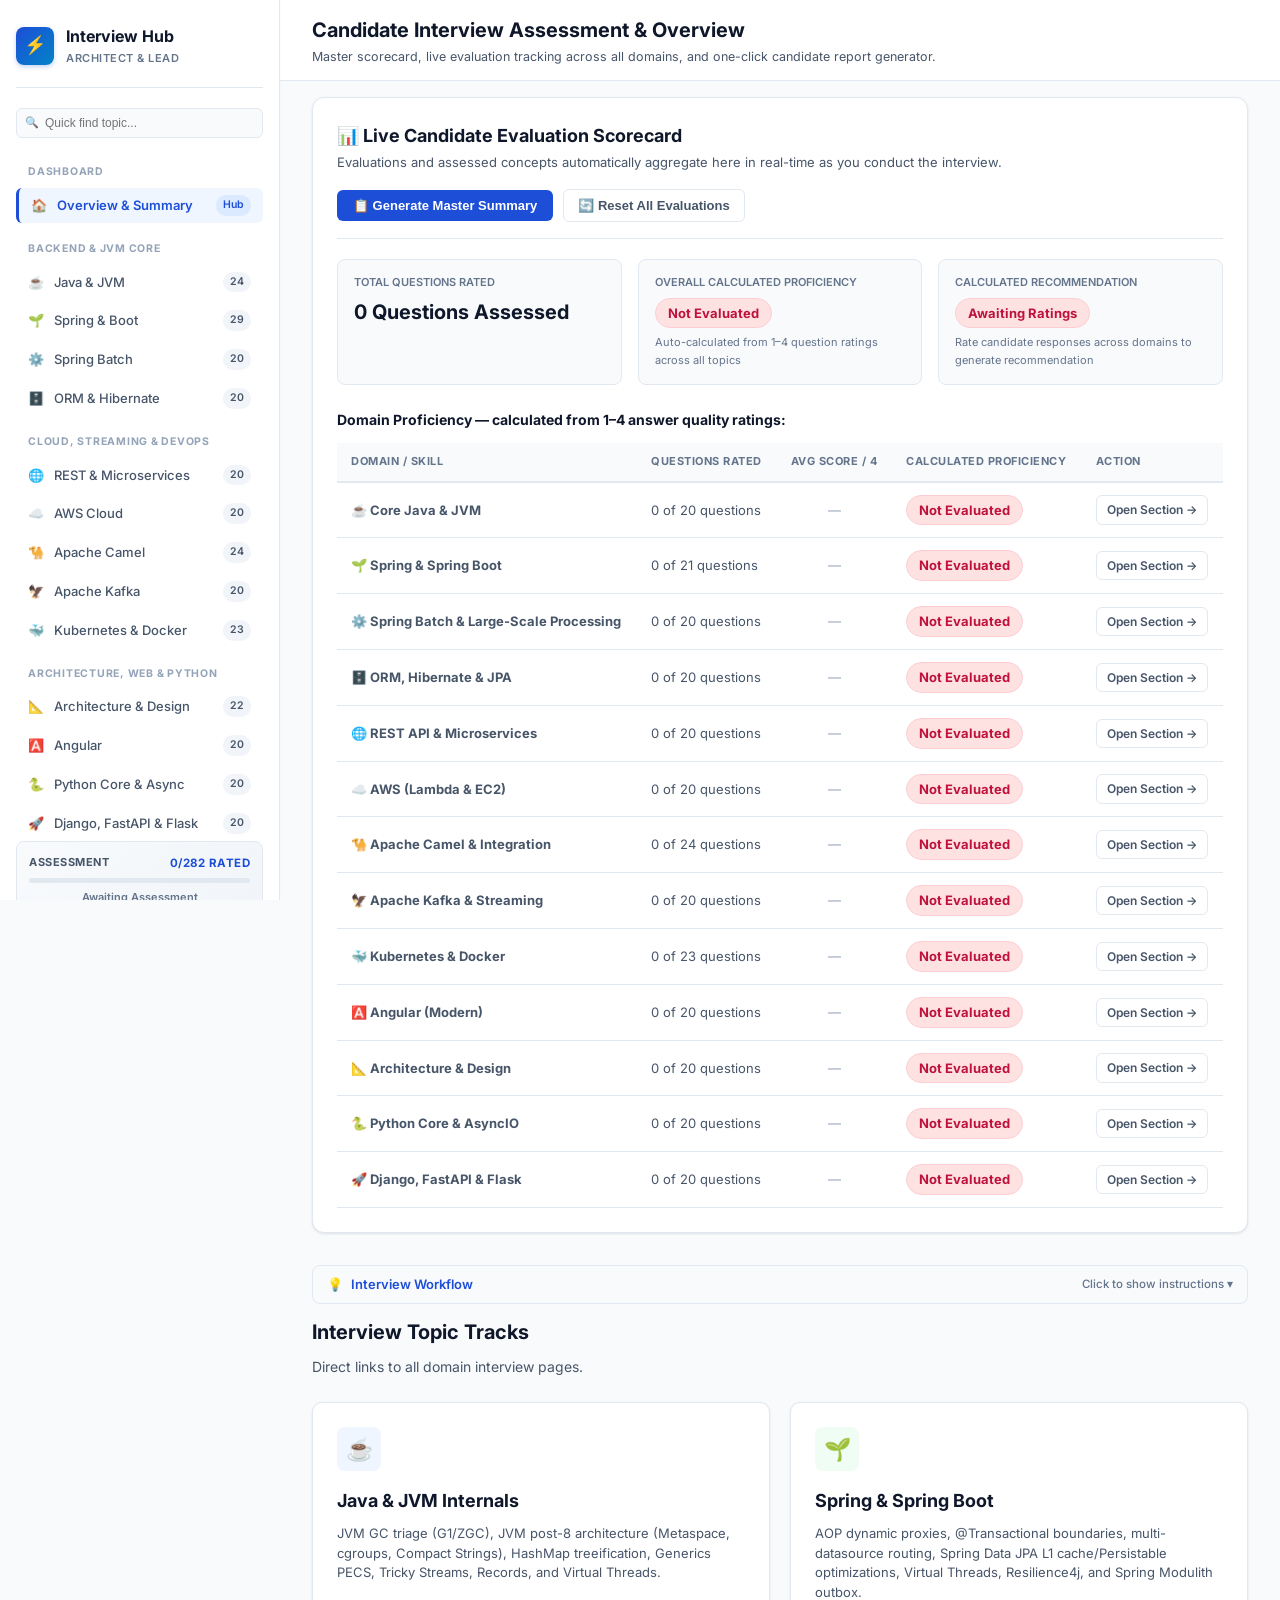
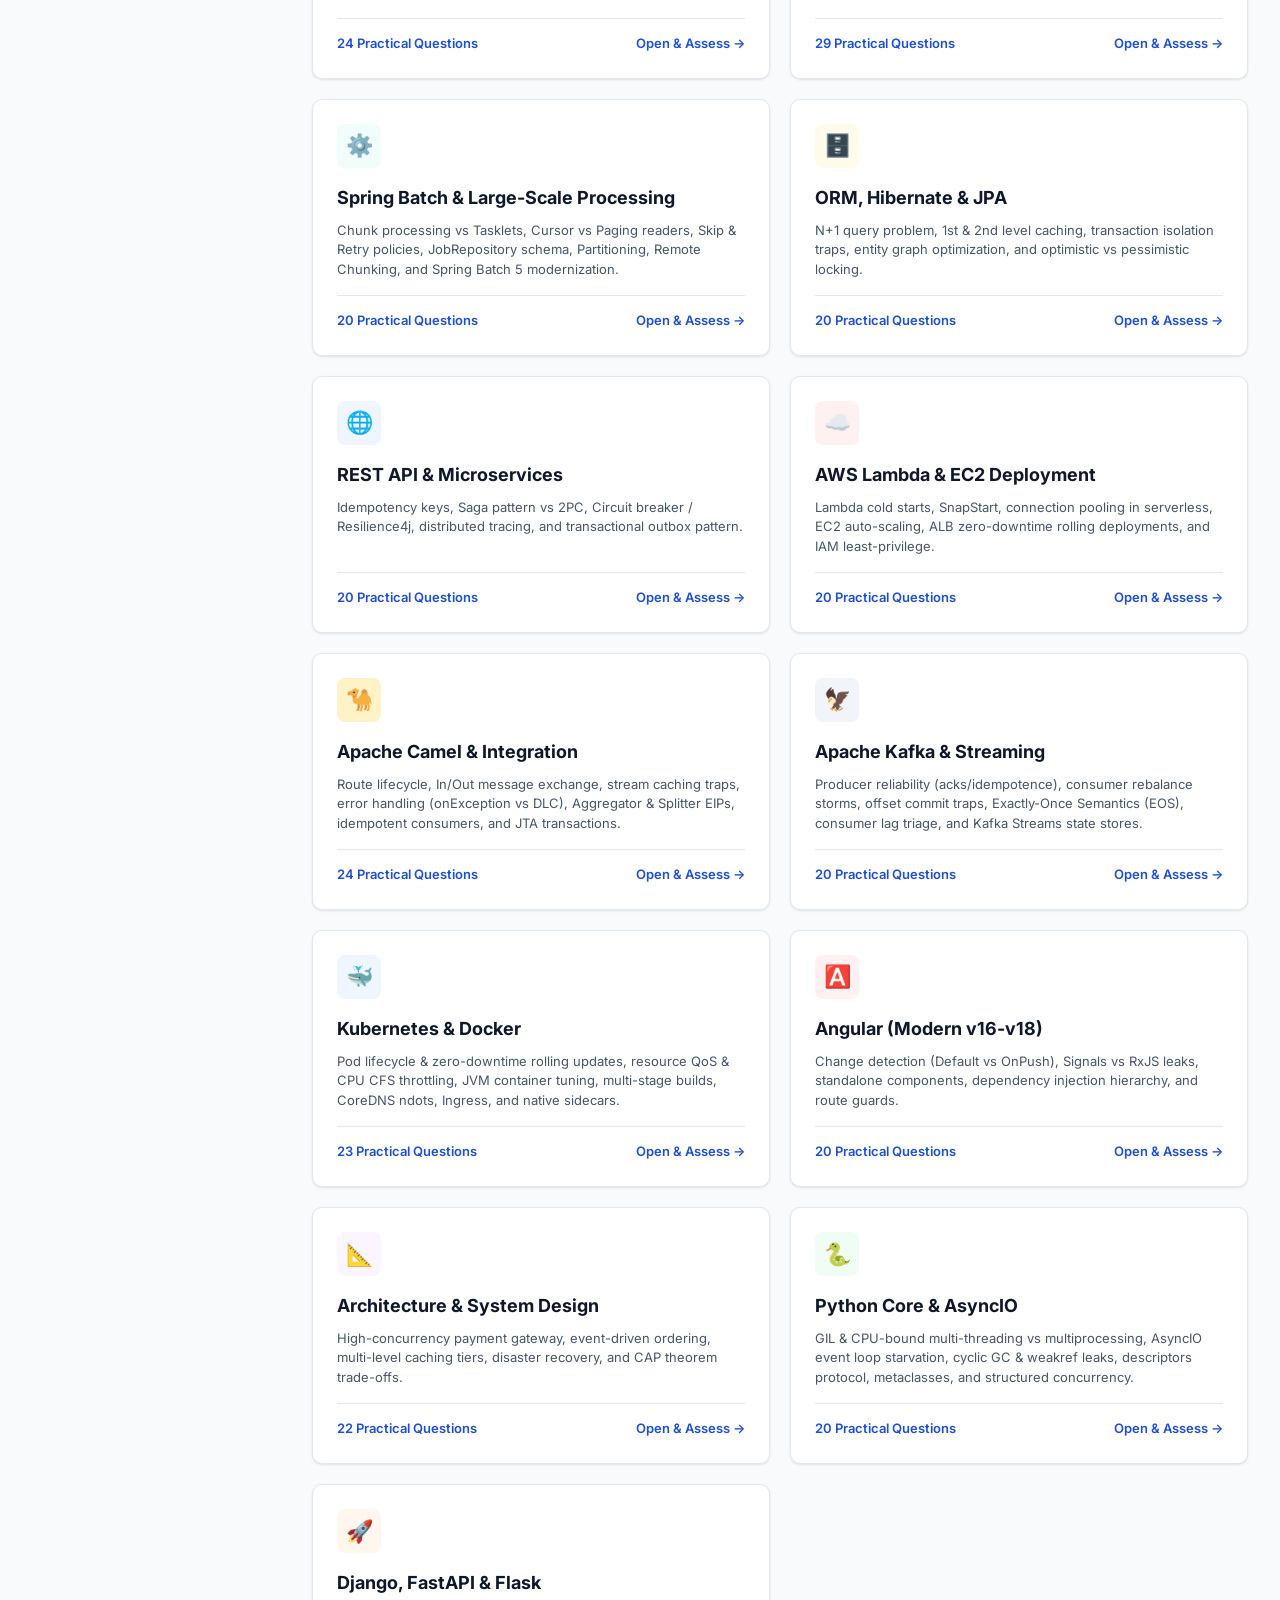
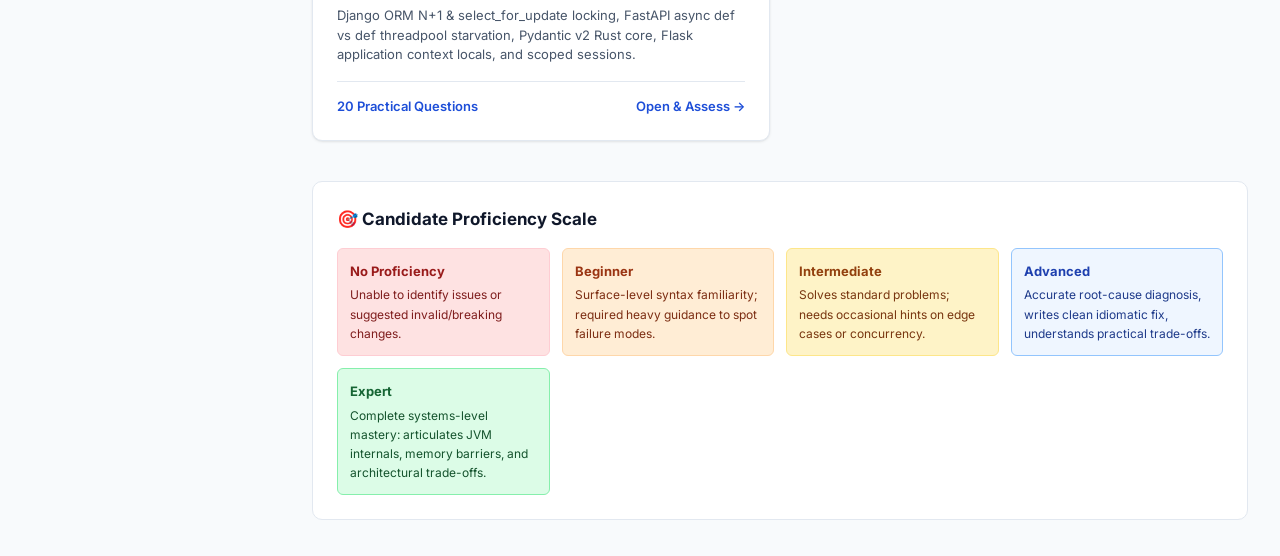
<file: interview-questions/index.html>
<!DOCTYPE html>
<html lang="en">
<head>
    <meta charset="UTF-8">
    <meta name="viewport" content="width=device-width, initial-scale=1.0">
    <title>Technical Interview Suite | Candidate Assessment Hub</title>
    <link rel="stylesheet" href="css/styles.css">
</head>
<body>
                <!-- Sidebar Navigation -->
    <aside class="sidebar">
        <div class="brand">
            <div class="brand-icon">⚡</div>
            <div class="brand-title">
                <h2>Interview Hub</h2>
                <p>Architect & Lead</p>
            </div>
        </div>

        <!-- Real-Time Topic Filter Search -->
        <div class="sidebar-search-box">
            <span class="sidebar-search-icon">🔍</span>
            <input type="text" class="sidebar-search-input" placeholder="Quick find topic..." onkeyup="filterSidebarTopics(this.value)" aria-label="Filter topics">
        </div>

        <ul class="nav-links">
            <li class="nav-section-title">Dashboard</li>
            <li><a href="index.html" class="nav-link active"><span>🏠</span> Overview & Summary<span class="nav-badge">Hub</span></a></li>

            <li class="nav-section-title">Backend & JVM Core</li>
            <li><a href="java.html" class="nav-link"><span>☕</span> Java & JVM<span class="nav-badge">24</span></a></li>
            <li><a href="spring-spring-boot.html" class="nav-link"><span>🌱</span> Spring & Boot<span class="nav-badge">29</span></a></li>
            <li><a href="spring-batch.html" class="nav-link"><span>⚙️</span> Spring Batch<span class="nav-badge">20</span></a></li>
            <li><a href="orm-hibernate-jpa.html" class="nav-link"><span>🗄️</span> ORM & Hibernate<span class="nav-badge">20</span></a></li>

            <li class="nav-section-title">Cloud, Streaming & DevOps</li>
            <li><a href="rest-api-microservices.html" class="nav-link"><span>🌐</span> REST & Microservices<span class="nav-badge">20</span></a></li>
            <li><a href="aws-deployment.html" class="nav-link"><span>☁️</span> AWS Cloud<span class="nav-badge">20</span></a></li>
            <li><a href="camel.html" class="nav-link"><span>🐪</span> Apache Camel<span class="nav-badge">24</span></a></li>
            <li><a href="kafka.html" class="nav-link"><span>🦅</span> Apache Kafka<span class="nav-badge">20</span></a></li>
            <li><a href="kubernetes-docker.html" class="nav-link"><span>🐳</span> Kubernetes & Docker<span class="nav-badge">23</span></a></li>

            <li class="nav-section-title">Architecture, Web & Python</li>
            <li><a href="architecture-design.html" class="nav-link"><span>📐</span> Architecture & Design<span class="nav-badge">22</span></a></li>
            <li><a href="angular.html" class="nav-link"><span>🅰️</span> Angular<span class="nav-badge">20</span></a></li>
            <li><a href="python-core.html" class="nav-link"><span>🐍</span> Python Core & Async<span class="nav-badge">20</span></a></li>
            <li><a href="python-web-frameworks.html" class="nav-link"><span>🚀</span> Django, FastAPI & Flask<span class="nav-badge">20</span></a></li>
        </ul>

        <!-- Live Candidate Assessment Mini-Card -->
        <div class="sidebar-footer-card">
            <div class="sfc-row">
                <span class="sfc-label">Assessment</span>
                <span class="sfc-val" id="sidebarMiniCount">0/292 Rated</span>
            </div>
            <div class="sfc-bar"><div class="sfc-fill" id="sidebarMiniFill" style="width: 0%;"></div></div>
            <div class="sfc-status" id="sidebarMiniStatus">Awaiting Ratings</div>
        </div>
    </aside>

    <!-- Main Content Area -->
    <main class="main-wrapper">
        <header class="header">
            <h1>Candidate Interview Assessment & Overview</h1>
            <p>Master scorecard, live evaluation tracking across all domains, and one-click candidate report generator.</p>
        </header>

        <div class="content-container">

            <!-- MASTER INTERVIEW EVALUATION DASHBOARD -->
            <div class="master-summary-box">
                <div class="master-summary-header">
                    <div>
                        <h2 style="font-size: 18px; font-weight: 700; color: #0f172a;">📊 Live Candidate Evaluation Scorecard</h2>
                        <p style="font-size: 13px; color: var(--text-secondary); margin-top: 2px;">
                            Evaluations and assessed concepts automatically aggregate here in real-time as you conduct the interview.
                        </p>
                    </div>
                    <div style="display: flex; gap: 10px; align-items: center;">
                        <button class="btn-primary" onclick="openMasterSummaryModal()">📋 Generate Master Summary</button>
                        <button class="btn-outline" onclick="resetAllInterviewData()">🔄 Reset All Evaluations</button>
                    </div>
                </div>

                <!-- Stats Cards Grid -->
                <div class="master-stats-grid">
                    <div class="master-stat-card">
                        <div class="label">Total Questions Rated</div>
                        <div class="value" id="masterTotalEvaluated">0 Questions Rated</div>
                    </div>
                    <div class="master-stat-card">
                        <div class="label">Overall Calculated Proficiency</div>
                        <div style="margin-top: 6px;">
                            <span class="verdict-badge none" id="masterOverallVerdict">Not Rated Yet</span>
                            <div style="font-size: 11px; color: var(--text-muted); margin-top: 6px;">Auto-calculated from 1–4 question ratings across all topics</div>
                        </div>
                    </div>
                    <div class="master-stat-card">
                        <div class="label">Calculated Recommendation</div>
                        <div style="margin-top: 6px;">
                            <span class="verdict-badge none" id="masterCalculatedRecommendation">Awaiting Ratings</span>
                            <div style="font-size: 11px; color: var(--text-muted); margin-top: 6px;" id="masterRecommendationSub">Rate questions across domains to generate recommendation</div>
                        </div>
                    </div>
                </div>

                <!-- Section Breakdown Table -->
                <h3 style="font-size: 14px; font-weight: 700; color: #0f172a; margin-top: 14px; margin-bottom: 8px;">
                    Domain Proficiency — calculated from 1–4 answer quality ratings:
                </h3>
                <table class="section-summary-table">
                    <thead>
                        <tr>
                            <th>Domain / Skill</th>
                            <th>Questions Rated</th>
                            <th>Avg Score / 4</th>
                            <th>Calculated Proficiency</th>
                            <th>Action</th>
                        </tr>
                    </thead>
                    <tbody id="masterSummaryTableBody">
                        <!-- Populated dynamically by interview-tracker.js -->
                    </tbody>
                </table>
            </div>

            <!-- Guidelines Box (Collapsible) -->
            <div class="guideline-box">
                <div class="icon">💡</div>
                <div>
                    <h3>Interview Workflow</h3>
                    <p>
                        <strong>1. Open a Topic:</strong> Select any domain below.<br>
                        <strong>2. Code Challenge:</strong> Click <em>"💻 View Code Snippet"</em> → share with candidate → observe debugging approach.<br>
                        <strong>3. Rate 1–4:</strong> Tap <strong>1 = Cannot Explain · 2 = Partial · 3 = Good · 4 = Expert</strong>.<br>
                        <strong>4. Recommendation & Export:</strong> The system automatically computes proficiencies and suggests <strong>HIRE</strong> or <strong>REJECT</strong>. Click <strong>"📋 Generate Master Summary"</strong> to produce the final assessment report.
                    </p>
                </div>
            </div>

            <h2 style="font-size: 20px; margin-bottom: 8px;">Interview Topic Tracks</h2>
            <p style="color: var(--text-secondary); font-size: 14px; margin-bottom: 20px;">
                Direct links to all domain interview pages.
            </p>

            <!-- Topic Cards Grid -->
            <div class="hub-grid">
                <!-- Java Card -->
                <a href="java.html" class="hub-card">
                    <div>
                        <div class="hub-card-icon" style="background: var(--primary-blue-light); color: var(--primary-blue);">☕</div>
                        <h3 class="hub-card-title">Java & JVM Internals</h3>
                        <p class="hub-card-desc">
                            JVM GC triage (G1/ZGC), JVM post-8 architecture (Metaspace, cgroups, Compact Strings), HashMap treeification, Generics PECS, Tricky Streams, Records, and Virtual Threads.
                        </p>
                    </div>
                    <div class="hub-card-footer">
                        <span>24 Practical Questions</span>
                        <span>Open & Assess →</span>
                    </div>
                </a>

                <!-- Spring & Boot Card -->
                <a href="spring-spring-boot.html" class="hub-card">
                    <div>
                        <div class="hub-card-icon" style="background: var(--accent-green-bg); color: var(--accent-green);">🌱</div>
                        <h3 class="hub-card-title">Spring & Spring Boot</h3>
                        <p class="hub-card-desc">
                            AOP dynamic proxies, @Transactional boundaries, multi-datasource routing, Spring Data JPA L1 cache/Persistable optimizations, Virtual Threads, Resilience4j, and Spring Modulith outbox.
                        </p>
                    </div>
                    <div class="hub-card-footer">
                        <span>29 Practical Questions</span>
                        <span>Open & Assess →</span>
                    </div>
                </a>

                <!-- Spring Batch Card -->
                <a href="spring-batch.html" class="hub-card">
                    <div>
                        <div class="hub-card-icon" style="background: #f0fdfa; color: #0d9488;">⚙️</div>
                        <h3 class="hub-card-title">Spring Batch & Large-Scale Processing</h3>
                        <p class="hub-card-desc">
                            Chunk processing vs Tasklets, Cursor vs Paging readers, Skip & Retry policies, JobRepository schema, Partitioning, Remote Chunking, and Spring Batch 5 modernization.
                        </p>
                    </div>
                    <div class="hub-card-footer">
                        <span>20 Practical Questions</span>
                        <span>Open & Assess →</span>
                    </div>
                </a>

                <!-- ORM, Hibernate & JPA Card -->
                <a href="orm-hibernate-jpa.html" class="hub-card">
                    <div>
                        <div class="hub-card-icon" style="background: var(--accent-amber-bg); color: var(--accent-amber);">🗄️</div>
                        <h3 class="hub-card-title">ORM, Hibernate & JPA</h3>
                        <p class="hub-card-desc">
                            N+1 query problem, 1st & 2nd level caching, transaction isolation traps, entity graph optimization, and optimistic vs pessimistic locking.
                        </p>
                    </div>
                    <div class="hub-card-footer">
                        <span>20 Practical Questions</span>
                        <span>Open & Assess →</span>
                    </div>
                </a>

                <!-- REST API & Microservices Card -->
                <a href="rest-api-microservices.html" class="hub-card">
                    <div>
                        <div class="hub-card-icon" style="background: #eff6ff; color: #2563eb;">🌐</div>
                        <h3 class="hub-card-title">REST API & Microservices</h3>
                        <p class="hub-card-desc">
                            Idempotency keys, Saga pattern vs 2PC, Circuit breaker / Resilience4j, distributed tracing, and transactional outbox pattern.
                        </p>
                    </div>
                    <div class="hub-card-footer">
                        <span>20 Practical Questions</span>
                        <span>Open & Assess →</span>
                    </div>
                </a>

                <!-- AWS Deployment Card -->
                <a href="aws-deployment.html" class="hub-card">
                    <div>
                        <div class="hub-card-icon" style="background: var(--accent-rose-bg); color: var(--accent-rose);">☁️</div>
                        <h3 class="hub-card-title">AWS Lambda & EC2 Deployment</h3>
                        <p class="hub-card-desc">
                            Lambda cold starts, SnapStart, connection pooling in serverless, EC2 auto-scaling, ALB zero-downtime rolling deployments, and IAM least-privilege.
                        </p>
                    </div>
                    <div class="hub-card-footer">
                        <span>20 Practical Questions</span>
                        <span>Open & Assess →</span>
                    </div>
                </a>

                <!-- Apache Camel Card -->
                <a href="camel.html" class="hub-card">
                    <div>
                        <div class="hub-card-icon" style="background: #fef3c7; color: #b45309;">🐪</div>
                        <h3 class="hub-card-title">Apache Camel & Integration</h3>
                        <p class="hub-card-desc">
                            Route lifecycle, In/Out message exchange, stream caching traps, error handling (onException vs DLC), Aggregator & Splitter EIPs, idempotent consumers, and JTA transactions.
                        </p>
                    </div>
                    <div class="hub-card-footer">
                        <span>24 Practical Questions</span>
                        <span>Open & Assess →</span>
                    </div>
                </a>

                <!-- Apache Kafka Card -->
                <a href="kafka.html" class="hub-card">
                    <div>
                        <div class="hub-card-icon" style="background: #f1f5f9; color: #0f172a;">🦅</div>
                        <h3 class="hub-card-title">Apache Kafka & Streaming</h3>
                        <p class="hub-card-desc">
                            Producer reliability (acks/idempotence), consumer rebalance storms, offset commit traps, Exactly-Once Semantics (EOS), consumer lag triage, and Kafka Streams state stores.
                        </p>
                    </div>
                    <div class="hub-card-footer">
                        <span>20 Practical Questions</span>
                        <span>Open & Assess →</span>
                    </div>
                </a>

                <!-- Kubernetes & Docker Card -->
                <a href="kubernetes-docker.html" class="hub-card">
                    <div>
                        <div class="hub-card-icon" style="background: #eff6ff; color: #2563eb;">🐳</div>
                        <h3 class="hub-card-title">Kubernetes & Docker</h3>
                        <p class="hub-card-desc">
                            Pod lifecycle & zero-downtime rolling updates, resource QoS & CPU CFS throttling, JVM container tuning, multi-stage builds, CoreDNS ndots, Ingress, and native sidecars.
                        </p>
                    </div>
                    <div class="hub-card-footer">
                        <span>23 Practical Questions</span>
                        <span>Open & Assess →</span>
                    </div>
                </a>

                <!-- Angular Card -->
                <a href="angular.html" class="hub-card">
                    <div>
                        <div class="hub-card-icon" style="background: #fff1f2; color: #e11d48;">🅰️</div>
                        <h3 class="hub-card-title">Angular (Modern v16-v18)</h3>
                        <p class="hub-card-desc">
                            Change detection (Default vs OnPush), Signals vs RxJS leaks, standalone components, dependency injection hierarchy, and route guards.
                        </p>
                    </div>
                    <div class="hub-card-footer">
                        <span>20 Practical Questions</span>
                        <span>Open & Assess →</span>
                    </div>
                </a>

                <!-- Architecture & Design Card -->
                <a href="architecture-design.html" class="hub-card">
                    <div>
                        <div class="hub-card-icon" style="background: #faf5ff; color: #9333ea;">📐</div>
                        <h3 class="hub-card-title">Architecture & System Design</h3>
                        <p class="hub-card-desc">
                            High-concurrency payment gateway, event-driven ordering, multi-level caching tiers, disaster recovery, and CAP theorem trade-offs.
                        </p>
                    </div>
                    <div class="hub-card-footer">
                        <span>22 Practical Questions</span>
                        <span>Open & Assess →</span>
                    </div>
                </a>
                <!-- Python Core & AsyncIO Card -->
                <a href="python-core.html" class="hub-card">
                    <div>
                        <div class="hub-card-icon" style="background: #f0fdf4; color: #16a34a;">🐍</div>
                        <h3 class="hub-card-title">Python Core &amp; AsyncIO</h3>
                        <p class="hub-card-desc">
                            GIL &amp; CPU-bound multi-threading vs multiprocessing, AsyncIO event loop starvation, cyclic GC &amp; weakref leaks, descriptors protocol, metaclasses, and structured concurrency.
                        </p>
                    </div>
                    <div class="hub-card-footer">
                        <span>20 Practical Questions</span>
                        <span>Open &amp; Assess →</span>
                    </div>
                </a>

                <!-- Django, FastAPI & Flask Card -->
                <a href="python-web-frameworks.html" class="hub-card">
                    <div>
                        <div class="hub-card-icon" style="background: #fff7ed; color: #ea580c;">🚀</div>
                        <h3 class="hub-card-title">Django, FastAPI &amp; Flask</h3>
                        <p class="hub-card-desc">
                            Django ORM N+1 &amp; select_for_update locking, FastAPI async def vs def threadpool starvation, Pydantic v2 Rust core, Flask application context locals, and scoped sessions.
                        </p>
                    </div>
                    <div class="hub-card-footer">
                        <span>20 Practical Questions</span>
                        <span>Open &amp; Assess →</span>
                    </div>
                </a>
            </div>

            <!-- 5-Level Proficiency Rubric Guide -->
            <div style="margin-top: 40px; background-color: #ffffff; border: 1px solid var(--border-color); border-radius: 10px; padding: 24px;">
                <h3 style="font-size: 17px; margin-bottom: 14px; color: var(--text-primary);">🎯 Candidate Proficiency Scale</h3>
                <div style="display: grid; grid-template-columns: repeat(auto-fit, minmax(200px, 1fr)); gap: 12px;">
                    <div style="background-color: #fee2e2; border: 1px solid #fecdd3; padding: 12px; border-radius: 6px;">
                        <h4 style="color: #991b1b; font-size: 13px; margin-bottom: 4px;">No Proficiency</h4>
                        <p style="font-size: 12px; color: #7f1d1d;">Unable to identify issues or suggested invalid/breaking changes.</p>
                    </div>
                    <div style="background-color: #ffedd5; border: 1px solid #fed7aa; padding: 12px; border-radius: 6px;">
                        <h4 style="color: #9a3412; font-size: 13px; margin-bottom: 4px;">Beginner</h4>
                        <p style="font-size: 12px; color: #7c2d12;">Surface-level syntax familiarity; required heavy guidance to spot failure modes.</p>
                    </div>
                    <div style="background-color: #fef3c7; border: 1px solid #fde68a; padding: 12px; border-radius: 6px;">
                        <h4 style="color: #92400e; font-size: 13px; margin-bottom: 4px;">Intermediate</h4>
                        <p style="font-size: 12px; color: #78350f;">Solves standard problems; needs occasional hints on edge cases or concurrency.</p>
                    </div>
                    <div style="background-color: #eff6ff; border: 1px solid #93c5fd; padding: 12px; border-radius: 6px;">
                        <h4 style="color: #1e40af; font-size: 13px; margin-bottom: 4px;">Advanced</h4>
                        <p style="font-size: 12px; color: #1e3a8a;">Accurate root-cause diagnosis, writes clean idiomatic fix, understands practical trade-offs.</p>
                    </div>
                    <div style="background-color: #dcfce7; border: 1px solid #86efac; padding: 12px; border-radius: 6px;">
                        <h4 style="color: #166534; font-size: 13px; margin-bottom: 4px;">Expert</h4>
                        <p style="font-size: 12px; color: #14532d;">Complete systems-level mastery: articulates JVM internals, memory barriers, and architectural trade-offs.</p>
                    </div>
                </div>
            </div>
        </div>
    </main>

    <!-- Master Summary Modal Popup -->
    <div class="modal-overlay" id="masterSummaryModal">
        <div class="modal-card" style="max-width: 750px;">
            <div class="modal-header">
                <h3>📋 Comprehensive Candidate Assessment Report</h3>
                <button class="btn-outline" onclick="closeMasterSummaryModal()" style="padding: 4px 10px;">✕</button>
            </div>
            <div class="modal-body">
                <p style="font-size: 13px; color: var(--text-secondary); margin-bottom: 12px;">
                    Copy this clean, bulleted assessment directly into your recruiting portal (Workday, Greenhouse, Lever, email, etc.):
                </p>
                <textarea id="masterSummaryTextarea" style="width: 100%; height: 320px; font-family: 'JetBrains Mono', monospace; font-size: 12px; padding: 14px; border: 1px solid var(--border-color); border-radius: 6px; background-color: #f8fafc; resize: vertical; line-height: 1.5;"></textarea>
            </div>
            <div class="modal-footer" style="display: flex; gap: 10px; justify-content: flex-end; flex-wrap: wrap;">
                <button class="btn-outline" onclick="closeMasterSummaryModal()">Close</button>
                <button class="btn-outline" id="downloadMasterSummaryBtn" onclick="downloadFeedbackReportText()" style="display: inline-flex; align-items: center; gap: 6px;">📥 Download Report (.txt)</button>
                <button class="btn-primary" id="copyMasterSummaryBtn" onclick="copyMasterSummaryToClipboard()">📋 Copy Report to Clipboard</button>
            </div>
        </div>
    </div>

    <!-- Tracker Scripts -->
    <script src="js/coverage-matrix.js"></script>
    <script src="js/interview-tracker.js"></script>
    <script>
        document.addEventListener('DOMContentLoaded', function() {
            initIndexPage();
        });
    </script>
</body>
</html>
</file>
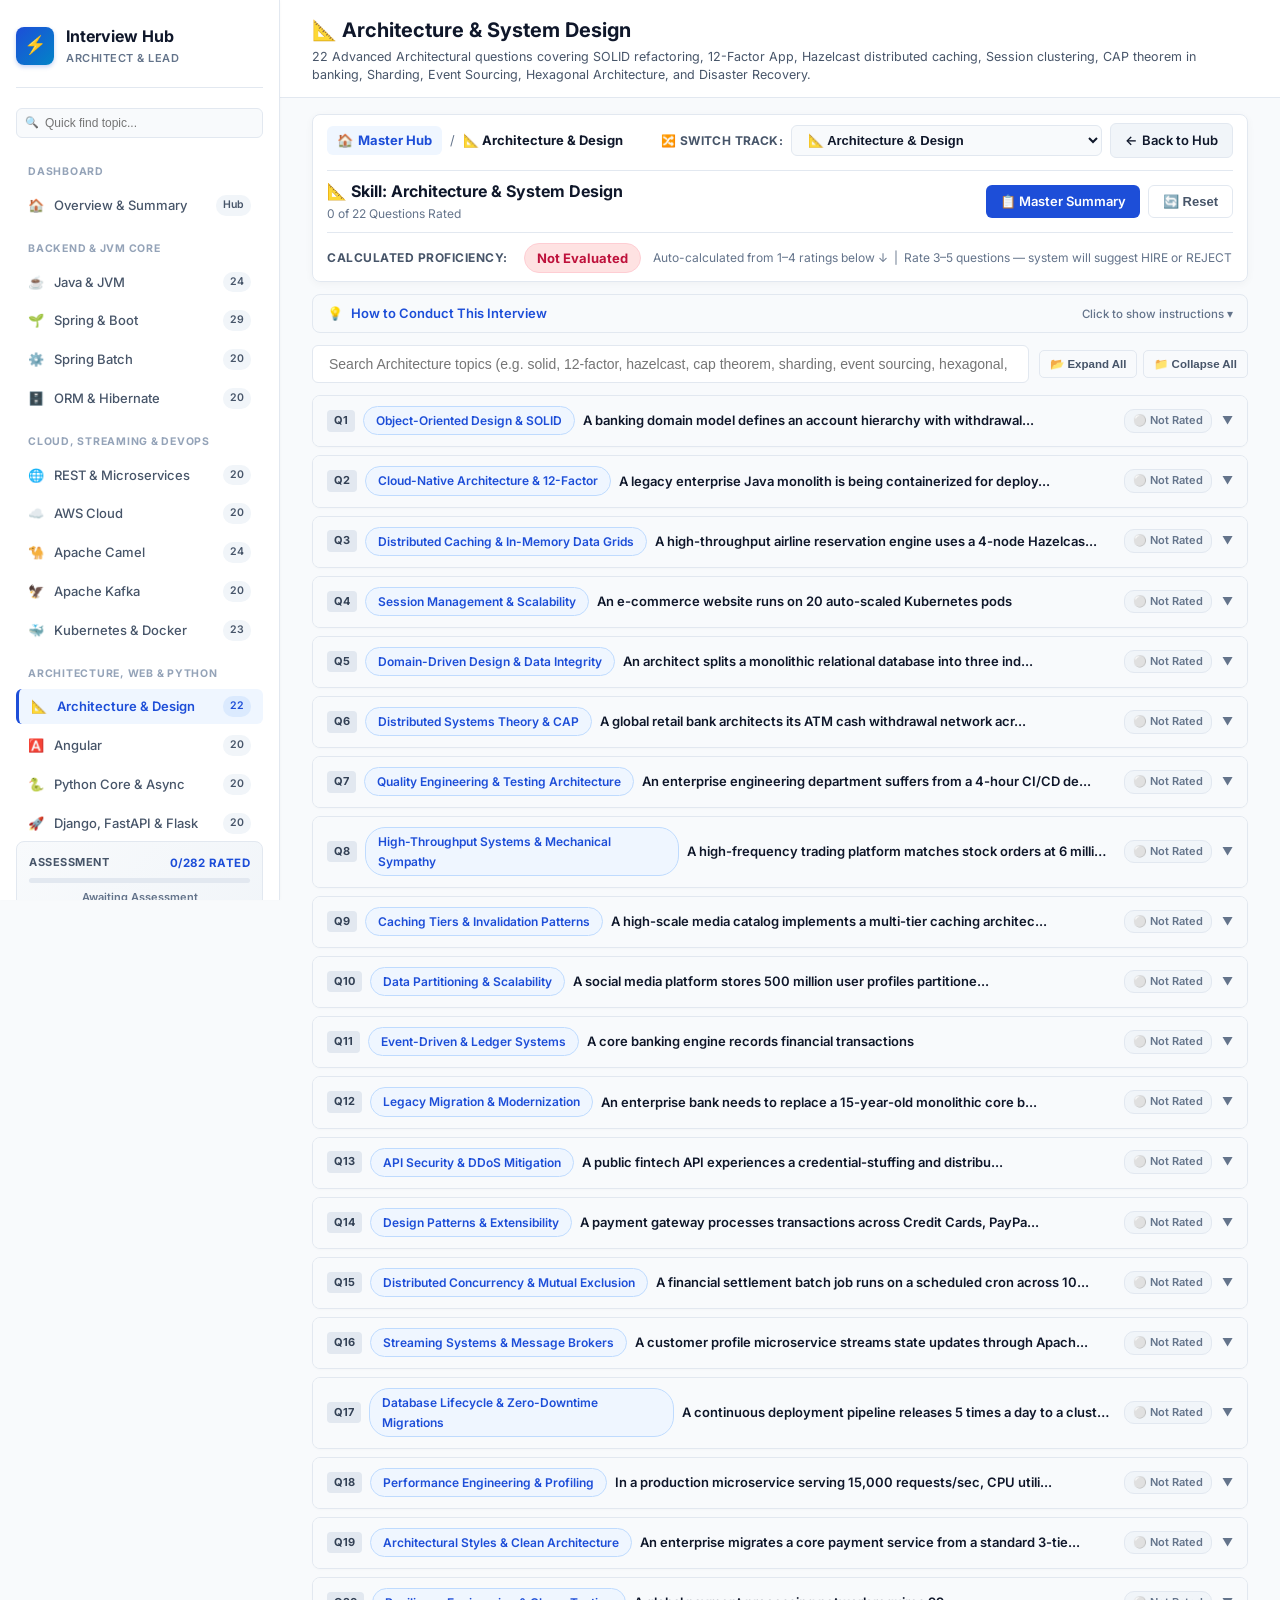
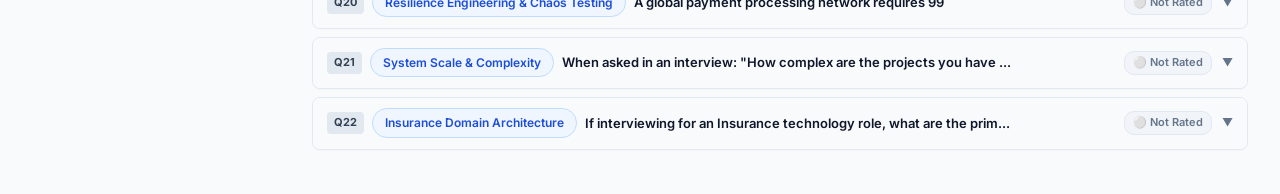
<file: interview-questions/architecture-design.html>
<!DOCTYPE html>
<html lang="en">
<head>
    <meta charset="UTF-8">
    <meta name="viewport" content="width=device-width, initial-scale=1.0">
    <title>Architecture & System Design Interview Suite | Scalability, Resiliency & Enterprise Patterns</title>
    <link rel="stylesheet" href="css/styles.css">
</head>
<body>
                <!-- Sidebar Navigation -->
    <aside class="sidebar">
        <div class="brand">
            <div class="brand-icon">⚡</div>
            <div class="brand-title">
                <h2>Interview Hub</h2>
                <p>Architect & Lead</p>
            </div>
        </div>

        <!-- Real-Time Topic Filter Search -->
        <div class="sidebar-search-box">
            <span class="sidebar-search-icon">🔍</span>
            <input type="text" class="sidebar-search-input" placeholder="Quick find topic..." onkeyup="filterSidebarTopics(this.value)" aria-label="Filter topics">
        </div>

        <ul class="nav-links">
            <li class="nav-section-title">Dashboard</li>
            <li><a href="index.html" class="nav-link"><span>🏠</span> Overview & Summary<span class="nav-badge">Hub</span></a></li>

            <li class="nav-section-title">Backend & JVM Core</li>
            <li><a href="java.html" class="nav-link"><span>☕</span> Java & JVM<span class="nav-badge">24</span></a></li>
            <li><a href="spring-spring-boot.html" class="nav-link"><span>🌱</span> Spring & Boot<span class="nav-badge">29</span></a></li>
            <li><a href="spring-batch.html" class="nav-link"><span>⚙️</span> Spring Batch<span class="nav-badge">20</span></a></li>
            <li><a href="orm-hibernate-jpa.html" class="nav-link"><span>🗄️</span> ORM & Hibernate<span class="nav-badge">20</span></a></li>

            <li class="nav-section-title">Cloud, Streaming & DevOps</li>
            <li><a href="rest-api-microservices.html" class="nav-link"><span>🌐</span> REST & Microservices<span class="nav-badge">20</span></a></li>
            <li><a href="aws-deployment.html" class="nav-link"><span>☁️</span> AWS Cloud<span class="nav-badge">20</span></a></li>
            <li><a href="camel.html" class="nav-link"><span>🐪</span> Apache Camel<span class="nav-badge">24</span></a></li>
            <li><a href="kafka.html" class="nav-link"><span>🦅</span> Apache Kafka<span class="nav-badge">20</span></a></li>
            <li><a href="kubernetes-docker.html" class="nav-link"><span>🐳</span> Kubernetes & Docker<span class="nav-badge">23</span></a></li>

            <li class="nav-section-title">Architecture, Web & Python</li>
            <li><a href="architecture-design.html" class="nav-link active"><span>📐</span> Architecture & Design<span class="nav-badge">22</span></a></li>
            <li><a href="angular.html" class="nav-link"><span>🅰️</span> Angular<span class="nav-badge">20</span></a></li>
            <li><a href="python-core.html" class="nav-link"><span>🐍</span> Python Core & Async<span class="nav-badge">20</span></a></li>
            <li><a href="python-web-frameworks.html" class="nav-link"><span>🚀</span> Django, FastAPI & Flask<span class="nav-badge">20</span></a></li>
        </ul>

        <!-- Live Candidate Assessment Mini-Card -->
        <div class="sidebar-footer-card">
            <div class="sfc-row">
                <span class="sfc-label">Assessment</span>
                <span class="sfc-val" id="sidebarMiniCount">0/292 Rated</span>
            </div>
            <div class="sfc-bar"><div class="sfc-fill" id="sidebarMiniFill" style="width: 0%;"></div></div>
            <div class="sfc-status" id="sidebarMiniStatus">Awaiting Ratings</div>
        </div>
    </aside>

    <!-- Main Content Area -->
    <main class="main-wrapper">
        <header class="header">
            <h1>📐 Architecture & System Design</h1>
            <p>22 Advanced Architectural questions covering SOLID refactoring, 12-Factor App, Hazelcast distributed caching, Session clustering, CAP theorem in banking, Sharding, Event Sourcing, Hexagonal Architecture, and Disaster Recovery.</p>
        </header>

        <div class="content-container">

            <!-- SKILL-LEVEL EVALUATION STICKY BAR -->
            <div class="skill-evaluation-bar">
                <div class="skill-eval-top-row">
                    <div class="skill-title-block">
                        <h3>📐 Skill: Architecture & System Design</h3>
                        <p id="statEvaluatedCount">0 of 20 Questions Rated</p>
                    </div>
                    <div class="scorecard-actions" style="display: flex; gap: 8px;">
                        <a href="index.html" class="btn-primary" style="padding: 6px 14px; font-size: 13px;">📋 Master Summary</a>
                        <button class="btn-outline" style="padding: 6px 14px; font-size: 13px;" onclick="resetSkillData('architecture')">🔄 Reset</button>
                    </div>
                </div>
                <div class="skill-eval-controls">
                    <div style="display:flex; align-items:center; gap:12px; flex-wrap:wrap;">
                        <span class="proficiency-label">Calculated Proficiency:</span>
                        <span class="verdict-badge none" id="statVerdict">Not Rated Yet</span>
                        <span style="font-size:12px; color:var(--text-muted);">Auto-calculated from 1–4 ratings below ↓ &nbsp;|&nbsp; Rate 3–5 questions — system will suggest HIRE or REJECT</span>
                    </div>
                </div>
            </div>

            <!-- Guidelines Box -->
            <div class="guideline-box">
                <div class="icon">💡</div>
                <div>
                    <h3>How to Conduct This Interview</h3>
                    <p>
                        Choose <strong>3 to 5 questions</strong> from below. Click <strong>"💻 View Code Snippet"</strong> to open the challenge in a popup modal, and click <strong>"Copy to Clipboard"</strong> to paste it into your candidate's shared live coding pad.
                        The code snippets contain <strong>no giveaway comments</strong>. Rate the candidate's response using the <strong>1 to 4 rating scale</strong> (Cannot Explain, Partial, Good, Expert). The system automatically calculates domain proficiency and the overall hiring recommendation.
                    </p>
                </div>
            </div>

            <!-- Search Filter Bar -->
            <div class="filter-bar">
                <input type="text" id="searchInput" class="search-input" placeholder="Search Architecture topics (e.g. solid, 12-factor, hazelcast, cap theorem, sharding, event sourcing, hexagonal, disruptor, session management)..." onkeyup="filterQuestions()">
            </div>
<div id="questionsContainer">
                <!-- QUESTION 1: Object-Oriented Design &amp; SOLID -->
                <div class="question-card" id="q-1" data-keywords="solid principles liskov substitution lsp srp ocp dip fragile base class">
                    <div class="card-header">
                        <span class="concept-badge">Object-Oriented Design &amp; SOLID</span>
                        <span class="q-number">Question 1 of 22</span>
                    </div>
                    <div class="card-body">
                        <div class="section-block">
                            <div class="section-title">📌 1. Concept Covered</div>
                            <div class="concept-text">
                                SOLID Design Principles, specifically the <strong>Liskov Substitution Principle (LSP)</strong> and <strong>Dependency Inversion Principle (DIP)</strong> in class hierarchy refactoring.
                            </div>
                        </div>

                        <div class="section-block">
                            <div class="section-title">❓ 2. Question</div>
                            <div class="question-title">
                                A banking domain model defines an account hierarchy with withdrawals and interest calculations. Look at the code snippet.
<br><br>
<strong>Part A:</strong> Look at <code>FixedTermDepositAccount</code> extending <code>BankAccount</code>. Why does throwing <code>UnsupportedOperationException</code> inside <code>withdraw()</code> represent a catastrophic violation of the <strong>Liskov Substitution Principle (LSP)</strong>?
<br>
<strong>Part B:</strong> What are the formal Design-by-Contract rules of LSP regarding method preconditions, postconditions, and exception types?
<br>
<strong>Part C:</strong> Refactor this design using <strong>Composition over Inheritance</strong> and fine-grained interfaces (Interface Segregation Principle) so that clients never encounter runtime exceptions when substituting account types.
                            </div>
                        </div>

                        <div class="section-block">
                            <div class="section-title">💻 3. Code Challenge</div>
                            <div class="card-btn-group">
                                <button class="btn-view-code" onclick="openCodeSnippetModal('1', 'AccountHierarchy.java')">
                                    💻 View Code Snippet (Popup)
                                </button>
                                <button class="btn-view-solution" onclick="openSolutionModal('1')">
                                    👁️ View Solution &amp; Evaluation (Popup)
                                </button>
                            </div>
                            <div id="snippet-1" style="display:none;">import java.math.BigDecimal;
import java.time.LocalDate;

public abstract class BankAccount {
    protected BigDecimal balance;
    public BankAccount(BigDecimal initialBalance) {
        this.balance = initialBalance;
    }
    public void deposit(BigDecimal amount) {
        this.balance = this.balance.add(amount);
    }
    public void withdraw(BigDecimal amount) {
        if (this.balance.compareTo(amount) &gt;= 0) {
            this.balance = this.balance.subtract(amount);
        } else {
            throw new InsufficientFundsException(&quot;Overdraft not permitted&quot;);
        }
    }
}
public class FixedTermDepositAccount extends BankAccount {
    private LocalDate maturityDate;
    public FixedTermDepositAccount(BigDecimal initial, LocalDate maturity) {
        super(initial);
        this.maturityDate = maturity;
    }
    @Override
    public void withdraw(BigDecimal amount) {
        throw new UnsupportedOperationException(&quot;Withdrawals forbidden prior to maturity date!&quot;);
    }
}</div>
                        </div>

                        <!-- 1-4 Answer Quality Rating -->
                        <div class="question-rating-panel">
                            <span class="rating-panel-label">🎯 Answer Quality:</span>
                            <div class="star-rating-group" id="star-group-1">
                                <button class="star-btn" data-rating="1" onclick="setQuestionRating('architecture', 1, 1, 'SOLID principles, Liskov Substitution Principle violation, and Composition over Inheritance')">
                                    <span class="star-num">1</span>
                                    <span class="star-label">Cannot Explain</span>
                                </button>
                                <button class="star-btn" data-rating="2" onclick="setQuestionRating('architecture', 1, 2, 'SOLID principles, Liskov Substitution Principle violation, and Composition over Inheritance')">
                                    <span class="star-num">2</span>
                                    <span class="star-label">Partial</span>
                                </button>
                                <button class="star-btn" data-rating="3" onclick="setQuestionRating('architecture', 1, 3, 'SOLID principles, Liskov Substitution Principle violation, and Composition over Inheritance')">
                                    <span class="star-num">3</span>
                                    <span class="star-label">Good</span>
                                </button>
                                <button class="star-btn" data-rating="4" onclick="setQuestionRating('architecture', 1, 4, 'SOLID principles, Liskov Substitution Principle violation, and Composition over Inheritance')">
                                    <span class="star-num">4</span>
                                    <span class="star-label">Expert</span>
                                </button>
                            </div>
                            <span class="q-score-display" id="q-score-1">Not Rated</span>
                        </div>

                        <div class="solution-content">
                            <div class="solution-heading">Answer Key & Deep-Dive Explanation</div>
                            <p style="font-size: 13px; color: var(--text-secondary); margin-bottom: 8px;">
                                <strong>Part A (The LSP Violation & Broken Polymorphism):</strong>
<br>• The Liskov Substitution Principle states: <em>"Objects of a superclass shall be replaceable with objects of its subclasses without breaking the application."</em>
<br>• Any client code operating on <code>BankAccount account</code> expects that calling <code>account.withdraw(...)</code> is a valid contract operation.
<br>• Substituting a <code>FixedTermDepositAccount</code> throws an unexpected runtime exception (<code>UnsupportedOperationException</code>), crashing batch transfer services and violating client expectations.
<br><br>
<strong>Part B (Design-by-Contract LSP Rules):</strong>
<br>1. <strong>Preconditions cannot be strengthened</strong> in a subtype (you cannot require stricter constraints than the parent).
<br>2. <strong>Postconditions cannot be weakened</strong> in a subtype (you cannot guarantee less than the parent).
<br>3. <strong>Exception covariance:</strong> Subtypes may not throw new checked exceptions unless they are subtypes of exceptions declared by the parent method.
<br><br>
<strong>Part C (Architectural Refactoring via Interface Segregation):</strong>
<br>Split the monolithic abstract class into segregated capabilities: <code>DepositCapable</code> and <code>Withdrawable</code>.
<br>Checking accounts implement both; Fixed Term accounts implement only <code>DepositCapable</code>. The withdrawal service accepts <code>Withdrawable</code>, making runtime type errors mathematically impossible at compile time.
                            </p>
                            <div class="code-wrapper">
                                <div class="code-header"><span>Architectural / Code Solution</span><span class="code-lang">Java / Config</span></div>
                                <pre><code>public interface Account {
    BigDecimal getBalance();
    void deposit(BigDecimal amount);
}

public interface WithdrawableAccount extends Account {
    void withdraw(BigDecimal amount);
}

public class CheckingAccount implements WithdrawableAccount {
    // Implements deposit and withdraw
}

public class FixedTermAccount implements Account {
    // Implements deposit only; cannot be passed to withdrawal services!
}</code></pre>
                            </div>
                            <div class="evaluation-grid">
                                <div class="eval-box eval-bad">
                                    <div class="eval-title">⚠️ Junior / Beginner Response</div>
                                    Recites the textbook definition of SOLID but fails to recognize that throwing UnsupportedOperationException is the textbook violation of LSP.
                                </div>
                                <div class="eval-box eval-good">
                                    <div class="eval-title">🌟 Advanced / Expert Response</div>
                                    Articulates Design-by-Contract rules (preconditions, postconditions, exception covariance), rejects inheritance hierarchies that mutate behavior, and refactors via Interface Segregation.
                                </div>
                            </div>
                        </div>
                    </div>
                </div>

                <!-- QUESTION 2: Cloud-Native Architecture &amp; 12-Factor -->
                <div class="question-card" id="q-2" data-keywords="12 factor app cloud native stateless configuration environment parity disposability">
                    <div class="card-header">
                        <span class="concept-badge">Cloud-Native Architecture &amp; 12-Factor</span>
                        <span class="q-number">Question 2 of 22</span>
                    </div>
                    <div class="card-body">
                        <div class="section-block">
                            <div class="section-title">📌 1. Concept Covered</div>
                            <div class="concept-text">
                                The 12-Factor App methodology for cloud-native applications, container disposability, configuration injection, stateless processes, and stdout log streaming.
                            </div>
                        </div>

                        <div class="section-block">
                            <div class="section-title">❓ 2. Question</div>
                            <div class="question-title">
                                A legacy enterprise Java monolith is being containerized for deployment onto Kubernetes. Look at the configuration and code snippet.
<br><br>
<strong>Part A:</strong> Identify the three distinct <strong>12-Factor App principles</strong> violated in this code snippet (Factor III: Config, Factor VI: Processes, and Factor XI: Logs).
<br>
<strong>Part B:</strong> What is <strong>Factor IX: Disposability</strong>, and why is fast startup and graceful shutdown (handling SIGTERM) essential for auto-scaled Kubernetes pods?
<br>
<strong>Part C:</strong> Explain <strong>Factor X: Dev/Prod Parity</strong>. Why is using an in-memory H2 database for local development and PostgreSQL for production an architectural risk?
                            </div>
                        </div>

                        <div class="section-block">
                            <div class="section-title">💻 3. Code Challenge</div>
                            <div class="card-btn-group">
                                <button class="btn-view-code" onclick="openCodeSnippetModal('2', 'LegacyOrderProcessor.java')">
                                    💻 View Code Snippet (Popup)
                                </button>
                                <button class="btn-view-solution" onclick="openSolutionModal('2')">
                                    👁️ View Solution &amp; Evaluation (Popup)
                                </button>
                            </div>
                            <div id="snippet-2" style="display:none;">import org.springframework.stereotype.Service;
import java.io.IOException;
import java.sql.Connection;
import java.sql.DriverManager;
import java.sql.SQLException;

@Service
public class LegacyOrderProcessor {
    private final String dbPassword = &quot;HardcodedProductionPassword123&quot;;
    public void process(Order order) {
        File sessionFile = new File(&quot;/var/tmp/sessions/&quot; + order.getUserId() + &quot;.txt&quot;);
        writeToFile(sessionFile, order);
        try (FileWriter fw = new FileWriter(&quot;/var/log/app/orders.log&quot;, true)) {
            fw.write(&quot;Processed order: &quot; + order.getId() + &quot;
&quot;);
        } catch (IOException e) {
            e.printStackTrace();
        }
    }
    private void writeToFile(File f, Order o) {}
}</div>
                        </div>

                        <!-- 1-4 Answer Quality Rating -->
                        <div class="question-rating-panel">
                            <span class="rating-panel-label">🎯 Answer Quality:</span>
                            <div class="star-rating-group" id="star-group-2">
                                <button class="star-btn" data-rating="1" onclick="setQuestionRating('architecture', 2, 1, '12-Factor App methodology, stateless container processes, and dev/prod parity')">
                                    <span class="star-num">1</span>
                                    <span class="star-label">Cannot Explain</span>
                                </button>
                                <button class="star-btn" data-rating="2" onclick="setQuestionRating('architecture', 2, 2, '12-Factor App methodology, stateless container processes, and dev/prod parity')">
                                    <span class="star-num">2</span>
                                    <span class="star-label">Partial</span>
                                </button>
                                <button class="star-btn" data-rating="3" onclick="setQuestionRating('architecture', 2, 3, '12-Factor App methodology, stateless container processes, and dev/prod parity')">
                                    <span class="star-num">3</span>
                                    <span class="star-label">Good</span>
                                </button>
                                <button class="star-btn" data-rating="4" onclick="setQuestionRating('architecture', 2, 4, '12-Factor App methodology, stateless container processes, and dev/prod parity')">
                                    <span class="star-num">4</span>
                                    <span class="star-label">Expert</span>
                                </button>
                            </div>
                            <span class="q-score-display" id="q-score-2">Not Rated</span>
                        </div>

                        <div class="solution-content">
                            <div class="solution-heading">Answer Key & Deep-Dive Explanation</div>
                            <p style="font-size: 13px; color: var(--text-secondary); margin-bottom: 8px;">
                                <strong>Part A (The 3 Breached 12-Factor Principles):</strong>
<br>1. <strong>Factor III (Config):</strong> Hardcoding <code>dbPassword</code> violates strict separation of config from code. Config must be injected via environment variables.
<br>2. <strong>Factor VI (Stateless Processes):</strong> Writing user session data to local disk (<code>/var/tmp/sessions</code>) assumes local persistence. In containers, local disk is ephemeral and lost upon pod restart; instances cannot be load-balanced horizontally. State must be externalized to backing services (Redis/Hazelcast/Postgres).
<br>3. <strong>Factor XI (Logs):</strong> Writing directly to a local log file (<code>/var/log/app/orders.log</code>) tightly couples the app to filesystem storage. The app must treat logs as an unbuffered event stream written to <strong>stdout/stderr</strong>, captured by container log collectors (Fluentbit/Datadog).
<br><br>
<strong>Part B (Factor IX: Disposability):</strong>
<br>Processes must maximize robustness with <strong>fast startup</strong> (sub-second boot) and <strong>graceful shutdown</strong>.
<br>When Kubernetes scales down or nodes are drained, the pod receives <code>SIGTERM</code>. The app must stop accepting new requests, finish in-flight transactions, close DB pools, and exit within the grace period.
<br><br>
<strong>Part C (Factor X: Dev/Prod Parity):</strong>
<br>Using H2 locally and PostgreSQL in production introduces severe subtle bugs: differences in SQL dialect, locking behavior, transaction isolation levels, and sequence generators. Modern practice mandates running real PostgreSQL locally using <strong>Testcontainers</strong> or Docker Compose.
                            </p>
                            <div class="code-wrapper">
                                <div class="code-header"><span>Architectural / Code Solution</span><span class="code-lang">Java / Config</span></div>
                                <pre><code>@Service
public class CloudNativeOrderProcessor {
    private static final Logger log = LoggerFactory.getLogger(CloudNativeOrderProcessor.class);

    @Autowired
    private DistributedSessionStore sessionStore; // External state (Redis)

    public void process(Order order) {
        sessionStore.save(order.getUserId(), order);
        log.info(&quot;Processed order: {}&quot;, order.getId()); // Streams to stdout
    }
}</code></pre>
                            </div>
                            <div class="evaluation-grid">
                                <div class="eval-box eval-bad">
                                    <div class="eval-title">⚠️ Junior / Beginner Response</div>
                                    Suggests mounting persistent volume claims (PVC) to keep the local log files and session files on disk across Kubernetes restarts.
                                </div>
                                <div class="eval-box eval-good">
                                    <div class="eval-title">🌟 Advanced / Expert Response</div>
                                    Identifies violations across Config, Stateless Processes, and Logs, articulates Disposability and SIGTERM lifecycle handling, and enforces Dev/Prod Parity with Testcontainers.
                                </div>
                            </div>
                        </div>
                    </div>
                </div>

                <!-- QUESTION 3: Distributed Caching &amp; In-Memory Data Grids -->
                <div class="question-card" id="q-3" data-keywords="hazelcast imdg near cache cache stampede split brain quorum invalidation stale read">
                    <div class="card-header">
                        <span class="concept-badge">Distributed Caching &amp; In-Memory Data Grids</span>
                        <span class="q-number">Question 3 of 22</span>
                    </div>
                    <div class="card-body">
                        <div class="section-block">
                            <div class="section-title">📌 1. Concept Covered</div>
                            <div class="concept-text">
                                Distributed In-Memory Data Grids (Hazelcast IMDG), Near-Cache invalidation mechanisms, cache stampede (dogpile effect) mitigation, and cluster Split-Brain Quorum protection.
                            </div>
                        </div>

                        <div class="section-block">
                            <div class="section-title">❓ 2. Question</div>
                            <div class="question-title">
                                A high-throughput airline reservation engine uses a 4-node Hazelcast cluster to store flight seat availability. Look at the Hazelcast Near-Cache configuration snippet.
<br><br>
<strong>Part A:</strong> To optimize read performance, the team enables <strong>Near-Cache</strong> on all application nodes. A customer books Seat 14A on Node 1, but customers browsing on Node 3 continue to see Seat 14A as available for 2 minutes, causing duplicate booking attempts. Explain why Near-Cache causes stale reads and how invalidation listeners resolve this.
<br>
<strong>Part B:</strong> What is a <strong>Cache Stampede (Dogpile Effect)</strong>, and how does Hazelcast distributed locking or mutex-backed loader prevent 10,000 concurrent threads from querying the primary database when a key expires?
<br>
<strong>Part C:</strong> What is a <strong>Split-Brain scenario</strong> in a distributed cache cluster during network partitions, and how does configuring a <strong>Quorum (Split-Brain Protection)</strong> prevent two disconnected network partitions from accepting conflicting writes?
                            </div>
                        </div>

                        <div class="section-block">
                            <div class="section-title">💻 3. Code Challenge</div>
                            <div class="card-btn-group">
                                <button class="btn-view-code" onclick="openCodeSnippetModal('3', 'hazelcast-config.xml')">
                                    💻 View Code Snippet (Popup)
                                </button>
                                <button class="btn-view-solution" onclick="openSolutionModal('3')">
                                    👁️ View Solution &amp; Evaluation (Popup)
                                </button>
                            </div>
                            <div id="snippet-3" style="display:none;">&lt;hazelcast&gt;
    &lt;map name=&quot;seat-availability&quot;&gt;
        &lt;in-memory-format&gt;BINARY&lt;/in-memory-format&gt;
        &lt;backup-count&gt;1&lt;/backup-count&gt;
        &lt;near-cache&gt;
            &lt;time-to-live-seconds&gt;120&lt;/time-to-live-seconds&gt;
            &lt;max-idle-seconds&gt;60&lt;/max-idle-seconds&gt;
            &lt;invalidate-on-change&gt;false&lt;/invalidate-on-change&gt;
        &lt;/near-cache&gt;
    &lt;/map&gt;
&lt;/hazelcast&gt;</div>
                        </div>

                        <!-- 1-4 Answer Quality Rating -->
                        <div class="question-rating-panel">
                            <span class="rating-panel-label">🎯 Answer Quality:</span>
                            <div class="star-rating-group" id="star-group-3">
                                <button class="star-btn" data-rating="1" onclick="setQuestionRating('architecture', 3, 1, 'Hazelcast IMDG Near-Cache invalidation, cache stampede mitigation, and split-brain quorum')">
                                    <span class="star-num">1</span>
                                    <span class="star-label">Cannot Explain</span>
                                </button>
                                <button class="star-btn" data-rating="2" onclick="setQuestionRating('architecture', 3, 2, 'Hazelcast IMDG Near-Cache invalidation, cache stampede mitigation, and split-brain quorum')">
                                    <span class="star-num">2</span>
                                    <span class="star-label">Partial</span>
                                </button>
                                <button class="star-btn" data-rating="3" onclick="setQuestionRating('architecture', 3, 3, 'Hazelcast IMDG Near-Cache invalidation, cache stampede mitigation, and split-brain quorum')">
                                    <span class="star-num">3</span>
                                    <span class="star-label">Good</span>
                                </button>
                                <button class="star-btn" data-rating="4" onclick="setQuestionRating('architecture', 3, 4, 'Hazelcast IMDG Near-Cache invalidation, cache stampede mitigation, and split-brain quorum')">
                                    <span class="star-num">4</span>
                                    <span class="star-label">Expert</span>
                                </button>
                            </div>
                            <span class="q-score-display" id="q-score-3">Not Rated</span>
                        </div>

                        <div class="solution-content">
                            <div class="solution-heading">Answer Key & Deep-Dive Explanation</div>
                            <p style="font-size: 13px; color: var(--text-secondary); margin-bottom: 8px;">
                                <strong>Part A (Near-Cache Invalidation Mechanics):</strong>
<br>• Near-Cache stores a copy of frequently read entries in the <strong>local JVM memory</strong> of the calling node to avoid network round-trips to the owner node.
<br>• In the configuration snippet: <code>&lt;invalidate-on-change&gt;false&lt;/invalidate-on-change&gt;</code>!
<br>• When Node 1 mutates the seat status in the distributed map, it does not broadcast an invalidation event.
<br>• Node 3 continues reading its local Near-Cache copy for 120 seconds until TTL expires, serving stale, corrupted availability.
<br><strong>Fix:</strong> Set <code>invalidate-on-change</code> to <code>true</code>. When an entry is updated, Hazelcast broadcasts an invalidation event to all cluster Near-Caches.
<br><br>
<strong>Part B (Cache Stampede & Mutex Loading):</strong>
<br>• When a high-traffic key (e.g. Flight 101 seat map) expires, thousands of concurrent threads experience a simultaneous cache miss.
<br>• All 10,000 threads hit the primary relational database at the exact same millisecond, exhausting database connection pools and crashing the DB.
<br>• <strong>Fix:</strong> Use Hazelcast <code>MapLoader</code> with mutual exclusion or atomic locking so only <strong>one worker thread</strong> executes the DB query while the other 9,999 threads await the repopulated cache.
<br><br>
<strong>Part C (Split-Brain & Quorum Protection):</strong>
<br>• If a network partition splits a 4-node cluster into two isolated 2-node partitions, both sides believe the other is dead.
<br>• Without protection, both sub-clusters elect masters and accept independent writes, causing irreconcilable data divergence.
<br>• <strong>Quorum Protection:</strong> Requires a minimum number of participating nodes (e.g. $\lfloor N/2 \rfloor + 1 = 3$ nodes) to accept writes. The 2-node sub-cluster drops into read-only mode, eliminating split-brain corruption.
                            </p>
                            <div class="code-wrapper">
                                <div class="code-header"><span>Architectural / Code Solution</span><span class="code-lang">Java / Config</span></div>
                                <pre><code>&lt;hazelcast&gt;
    &lt;map name=&quot;seat-availability&quot;&gt;
        &lt;in-memory-format&gt;BINARY&lt;/in-memory-format&gt;
        &lt;backup-count&gt;2&lt;/backup-count&gt;
        &lt;quorum-ref&gt;strict-majority-quorum&lt;/quorum-ref&gt;
        &lt;near-cache&gt;
            &lt;in-memory-format&gt;OBJECT&lt;/in-memory-format&gt;
            &lt;invalidate-on-change&gt;true&lt;/invalidate-on-change&gt;
            &lt;eviction eviction-policy=&quot;LRU&quot; max-size-policy=&quot;ENTRY_COUNT&quot; size=&quot;5000&quot;/&gt;
        &lt;/near-cache&gt;
    &lt;/map&gt;
    &lt;quorum name=&quot;strict-majority-quorum&quot; enabled=&quot;true&quot;&gt;
        &lt;quorum-size&gt;3&lt;/quorum-size&gt;
    &lt;/quorum&gt;
&lt;/hazelcast&gt;</code></pre>
                            </div>
                            <div class="evaluation-grid">
                                <div class="eval-box eval-bad">
                                    <div class="eval-title">⚠️ Junior / Beginner Response</div>
                                    Blames network speed or suggests setting TTL to 0 (which completely defeats the purpose of caching).
                                </div>
                                <div class="eval-box eval-good">
                                    <div class="eval-title">🌟 Advanced / Expert Response</div>
                                    Pinpoints invalidate-on-change=false in Near-Cache, designs mutex loading to prevent cache stampedes, and configures majority quorum to prevent split-brain partition corruption.
                                </div>
                            </div>
                        </div>
                    </div>
                </div>

                <!-- QUESTION 4: Session Management &amp; Scalability -->
                <div class="question-card" id="q-4" data-keywords="session management sticky session spring session redis hazelcast blast radius jwt">
                    <div class="card-header">
                        <span class="concept-badge">Session Management &amp; Scalability</span>
                        <span class="q-number">Question 4 of 22</span>
                    </div>
                    <div class="card-body">
                        <div class="section-block">
                            <div class="section-title">📌 1. Concept Covered</div>
                            <div class="concept-text">
                                Web session architecture at scale: Application Load Balancer Sticky Sessions (cookie affinity) vs Centralized Session Clustering (Spring Session with Redis/Hazelcast) vs Stateless JWTs.
                            </div>
                        </div>

                        <div class="section-block">
                            <div class="section-title">❓ 2. Question</div>
                            <div class="question-title">
                                An e-commerce website runs on 20 auto-scaled Kubernetes pods. Look at the session handling architecture and code snippet.
<br><br>
<strong>Part A:</strong> The system relies on ALB <strong>Sticky Sessions</strong> (cookie-based routing). When Pod 7 crashes due to an OutOfMemoryError, 5,000 active shopping customers are instantly logged out and lose their shopping carts. Explain the structural flaw of Sticky Sessions.
<br>
<strong>Part B:</strong> How does <strong>Spring Session with Redis / Hazelcast</strong> decouple session storage from individual container processes? What happens to active user sessions during a rolling deployment?
<br>
<strong>Part C:</strong> Compare Centralized Session Stores against <strong>Stateless JWT Tokens</strong>. Under what compliance or business requirements (e.g. instant session revocation, user ban, concurrent session limits) is a centralized session store strictly required over JWT?
                            </div>
                        </div>

                        <div class="section-block">
                            <div class="section-title">💻 3. Code Challenge</div>
                            <div class="card-btn-group">
                                <button class="btn-view-code" onclick="openCodeSnippetModal('4', 'LegacySessionCart.java')">
                                    💻 View Code Snippet (Popup)
                                </button>
                                <button class="btn-view-solution" onclick="openSolutionModal('4')">
                                    👁️ View Solution &amp; Evaluation (Popup)
                                </button>
                            </div>
                            <div id="snippet-4" style="display:none;">import org.springframework.stereotype.Controller;
import org.springframework.web.bind.annotation.PostMapping;
import org.springframework.web.bind.annotation.RequestParam;
import jakarta.servlet.http.HttpSession;
import java.util.List;
import java.util.ArrayList;

@Controller
public class CheckoutController {
    @PostMapping(&quot;/cart/add&quot;)
    public String addToCart(@RequestParam String item, HttpSession session) {
        List&lt;String&gt; cart = (List&lt;String&gt;) session.getAttribute(&quot;CART_ITEMS&quot;);
        if (cart == null) {
            cart = new ArrayList&lt;&gt;();
            session.setAttribute(&quot;CART_ITEMS&quot;, cart);
        }
        cart.add(item);
        return &quot;cart-view&quot;;
    }
}</div>
                        </div>

                        <!-- 1-4 Answer Quality Rating -->
                        <div class="question-rating-panel">
                            <span class="rating-panel-label">🎯 Answer Quality:</span>
                            <div class="star-rating-group" id="star-group-4">
                                <button class="star-btn" data-rating="1" onclick="setQuestionRating('architecture', 4, 1, 'Session management, Sticky Sessions vs Spring Session Redis/Hazelcast, and JWT revocation')">
                                    <span class="star-num">1</span>
                                    <span class="star-label">Cannot Explain</span>
                                </button>
                                <button class="star-btn" data-rating="2" onclick="setQuestionRating('architecture', 4, 2, 'Session management, Sticky Sessions vs Spring Session Redis/Hazelcast, and JWT revocation')">
                                    <span class="star-num">2</span>
                                    <span class="star-label">Partial</span>
                                </button>
                                <button class="star-btn" data-rating="3" onclick="setQuestionRating('architecture', 4, 3, 'Session management, Sticky Sessions vs Spring Session Redis/Hazelcast, and JWT revocation')">
                                    <span class="star-num">3</span>
                                    <span class="star-label">Good</span>
                                </button>
                                <button class="star-btn" data-rating="4" onclick="setQuestionRating('architecture', 4, 4, 'Session management, Sticky Sessions vs Spring Session Redis/Hazelcast, and JWT revocation')">
                                    <span class="star-num">4</span>
                                    <span class="star-label">Expert</span>
                                </button>
                            </div>
                            <span class="q-score-display" id="q-score-4">Not Rated</span>
                        </div>

                        <div class="solution-content">
                            <div class="solution-heading">Answer Key & Deep-Dive Explanation</div>
                            <p style="font-size: 13px; color: var(--text-secondary); margin-bottom: 8px;">
                                <strong>Part A (The Flaw of Sticky Sessions):</strong>
<br>• Sticky sessions use an ALB affinity cookie to route all requests from a specific user to the exact same server instance.
<br>• State lives strictly in the <strong>local Tomcat JVM heap memory</strong> of that instance.
<br>• <strong>Blast Radius:</strong> When that pod crashes, is evicted, or scales in, the memory is destroyed. All users pinned to that node lose their authentication, active carts, and session data.
<br>• Furthermore, sticky sessions break uniform load distribution: one popular user or corporate proxy can overload a single pod while others sit idle.
<br><br>
<strong>Part B (Spring Session with Redis/Hazelcast):</strong>
<br>• Spring Session wraps the standard <code>HttpServletRequest</code> using a servlet filter.
<br>• <code>session.setAttribute()</code> transparently serializes the data to a shared, high-availability Redis or Hazelcast cluster.
<br>• <strong>Zero-Downtime Rolling Deploys:</strong> Any of the 20 pods can process any incoming request from any user seamlessly. If Pod 7 terminates, the load balancer routes the next request to Pod 8, which reads the session from Redis in 1ms with zero user disruption.
<br><br>
<strong>Part C (Centralized Session Store vs Stateless JWT):</strong>
<br>• <em>JWT Limitations:</em> Once issued, a stateless JWT cannot be revoked or invalidated until its expiration time without building a centralized blacklist (which defeats statelessness).
<br>• <em>Centralized Session Store Required for:</em>
<br>1. <strong>Instant User Ban / Logout:</strong> Terminating an active session immediately upon security alert.
<br>2. <strong>Concurrent Session Limits:</strong> Restricting a user to max 1 active login at a time (e.g. streaming services).
<br>3. <strong>Data Size:</strong> Storing large shopping cart state that exceeds HTTP cookie header size limits (4KB).
                            </p>
                            <div class="code-wrapper">
                                <div class="code-header"><span>Architectural / Code Solution</span><span class="code-lang">Java / Config</span></div>
                                <pre><code>// Spring Session Redis Configuration
@Configuration
@EnableRedisHttpSession(maxInactiveIntervalInSeconds = 1800)
public class SessionConfig {

    @Bean
    public LettuceConnectionFactory connectionFactory() {
        return new LettuceConnectionFactory(new RedisStandaloneConfiguration(&quot;redis-cluster&quot;, 6379));
    }
}</code></pre>
                            </div>
                            <div class="evaluation-grid">
                                <div class="eval-box eval-bad">
                                    <div class="eval-title">⚠️ Junior / Beginner Response</div>
                                    Recommends sticking with ALB Sticky Sessions or proposes putting the entire 50KB shopping cart payload inside a client-side JWT cookie.
                                </div>
                                <div class="eval-box eval-good">
                                    <div class="eval-title">🌟 Advanced / Expert Response</div>
                                    Articulates sticky session blast-radius and traffic skew flaws, implements Spring Session Redis clustering for seamless zero-downtime rolling deploys, and contrasts JWT revocation trade-offs.
                                </div>
                            </div>
                        </div>
                    </div>
                </div>

                <!-- QUESTION 5: Domain-Driven Design &amp; Data Integrity -->
                <div class="question-card" id="q-5" data-keywords="referential integrity microservices ddd bounded context aggregate root eventual consistency">
                    <div class="card-header">
                        <span class="concept-badge">Domain-Driven Design &amp; Data Integrity</span>
                        <span class="q-number">Question 5 of 22</span>
                    </div>
                    <div class="card-body">
                        <div class="section-block">
                            <div class="section-title">📌 1. Concept Covered</div>
                            <div class="concept-text">
                                Handling referential integrity across distributed microservices without cross-database foreign keys, Domain-Driven Design (DDD) Bounded Contexts, and asynchronous reconciliation.
                            </div>
                        </div>

                        <div class="section-block">
                            <div class="section-title">❓ 2. Question</div>
                            <div class="question-title">
                                An architect splits a monolithic relational database into three independent microservice databases: Customer Service DB, Order Service DB, and Inventory Service DB. Look at the code snippet.
<br><br>
<strong>Part A:</strong> In the monolith, a foreign key constraint (<code>FOREIGN KEY (customer_id) REFERENCES customers(id)</code>) prevented orphan orders and guaranteed referential integrity. In microservices, each service has its own private database. How do you prevent orphan records without cross-database foreign keys?
<br>
<strong>Part B:</strong> What is a <strong>Bounded Context</strong> and an <strong>Aggregate Root</strong> in Domain-Driven Design (DDD)? Why must an external microservice reference an Aggregate only by its Identity (ID) rather than directly querying its internal relational tables?
<br>
<strong>Part C:</strong> If Customer Service deletes a customer record while Order Service has active orders for that customer, how should the architecture handle this delete operation? Compare <strong>Logical Deletes (Soft Deletes)</strong> against <strong>Domain Event Notification</strong>.
                            </div>
                        </div>

                        <div class="section-block">
                            <div class="section-title">💻 3. Code Challenge</div>
                            <div class="card-btn-group">
                                <button class="btn-view-code" onclick="openCodeSnippetModal('5', 'OrderEntity.java')">
                                    💻 View Code Snippet (Popup)
                                </button>
                                <button class="btn-view-solution" onclick="openSolutionModal('5')">
                                    👁️ View Solution &amp; Evaluation (Popup)
                                </button>
                            </div>
                            <div id="snippet-5" style="display:none;">import jakarta.persistence.Entity;
import jakarta.persistence.Table;
import jakarta.persistence.Id;
import java.math.BigDecimal;

@Entity
@Table(name = &quot;orders&quot;)
public class OrderEntity {
    @Id
    private Long id;
    private Long customerId;
    private BigDecimal totalAmount;
}</div>
                        </div>

                        <!-- 1-4 Answer Quality Rating -->
                        <div class="question-rating-panel">
                            <span class="rating-panel-label">🎯 Answer Quality:</span>
                            <div class="star-rating-group" id="star-group-5">
                                <button class="star-btn" data-rating="1" onclick="setQuestionRating('architecture', 5, 1, 'Microservices referential integrity, DDD Bounded Contexts, and asynchronous reconciliation')">
                                    <span class="star-num">1</span>
                                    <span class="star-label">Cannot Explain</span>
                                </button>
                                <button class="star-btn" data-rating="2" onclick="setQuestionRating('architecture', 5, 2, 'Microservices referential integrity, DDD Bounded Contexts, and asynchronous reconciliation')">
                                    <span class="star-num">2</span>
                                    <span class="star-label">Partial</span>
                                </button>
                                <button class="star-btn" data-rating="3" onclick="setQuestionRating('architecture', 5, 3, 'Microservices referential integrity, DDD Bounded Contexts, and asynchronous reconciliation')">
                                    <span class="star-num">3</span>
                                    <span class="star-label">Good</span>
                                </button>
                                <button class="star-btn" data-rating="4" onclick="setQuestionRating('architecture', 5, 4, 'Microservices referential integrity, DDD Bounded Contexts, and asynchronous reconciliation')">
                                    <span class="star-num">4</span>
                                    <span class="star-label">Expert</span>
                                </button>
                            </div>
                            <span class="q-score-display" id="q-score-5">Not Rated</span>
                        </div>

                        <div class="solution-content">
                            <div class="solution-heading">Answer Key & Deep-Dive Explanation</div>
                            <p style="font-size: 13px; color: var(--text-secondary); margin-bottom: 8px;">
                                <strong>Part A (Integrity Without Foreign Keys):</strong>
<br>• In distributed microservices, databases are physically isolated; cross-database relational foreign keys do not exist.
<br>• Integrity is enforced via <strong>Application-Level Domain Logic & Eventual Consistency</strong>:
<br>1. When creating an order, Order Service publishes an <code>OrderCreatedEvent</code> or verifies customer existence via a resilient API call.
<br>2. <strong>Saga Pattern:</strong> If customer validation fails, the order is rejected.
<br>3. <strong>Asynchronous Audit & Reconciliation Jobs:</strong> Scheduled background workers compare event streams and database states to detect and flag anomalies.
<br><br>
<strong>Part B (Bounded Contexts & Aggregate Roots):</strong>
<br>• <strong>Bounded Context:</strong> A linguistic and model boundary within which a domain model applies consistently. Customer in Sales has different semantics than Customer in Billing.
<br>• <strong>Aggregate Root:</strong> The cluster of domain objects that can be treated as a single unit for data changes (e.g., <code>Order</code> is root; <code>OrderItem</code> is internal).
<br>• External microservices must reference Aggregates <strong>strictly by ID</strong> (<code>customerId</code>). This preserves loose coupling and allows Customer Service to refactor its internal schema without breaking Order Service.
<br><br>
<strong>Part C (Handling Deletions):</strong>
<br>• <strong>Hard Deletes are an Anti-Pattern:</strong> In enterprise systems, customer records are never physically deleted (due to financial auditing and tax regulations).
<br>• <strong>Soft Delete & Domain Events:</strong> Customer Service marks status as <code>DEACTIVATED</code> and emits a <code>CustomerDeactivatedEvent</code>.
<br>• Order Service listens to the event and blocks future orders while preserving historical order records for accounting.
                            </p>
                            <div class="code-wrapper">
                                <div class="code-header"><span>Architectural / Code Solution</span><span class="code-lang">Java / Config</span></div>
                                <pre><code>@Service
public class CustomerDeactivationHandler {

    @KafkaListener(topics = &quot;customer-events&quot;)
    public void onCustomerDeactivated(CustomerDeactivatedEvent event) {
        // Prevent new orders while retaining historic integrity
        orderRepository.lockPendingOrdersForCustomer(event.getCustomerId());
        auditLog.info(&quot;Customer {} deactivated; historical orders preserved&quot;, event.getCustomerId());
    }
}</code></pre>
                            </div>
                            <div class="evaluation-grid">
                                <div class="eval-box eval-bad">
                                    <div class="eval-title">⚠️ Junior / Beginner Response</div>
                                    Proposes sharing the same database between microservices just to keep SQL foreign keys, destroying microservice autonomy.
                                </div>
                                <div class="eval-box eval-good">
                                    <div class="eval-title">🌟 Advanced / Expert Response</div>
                                    Applies DDD Bounded Context boundaries, enforces Aggregate identity references, rejects hard deletes in favor of soft-state domain events, and implements asynchronous reconciliation.
                                </div>
                            </div>
                        </div>
                    </div>
                </div>

                <!-- QUESTION 6: Distributed Systems Theory &amp; CAP -->
                <div class="question-card" id="q-6" data-keywords="cap theorem consistency availability partition tolerance cp vs ap pacelc split brain">
                    <div class="card-header">
                        <span class="concept-badge">Distributed Systems Theory &amp; CAP</span>
                        <span class="q-number">Question 6 of 22</span>
                    </div>
                    <div class="card-body">
                        <div class="section-block">
                            <div class="section-title">📌 1. Concept Covered</div>
                            <div class="concept-text">
                                The CAP Theorem in distributed enterprise architecture, network partitions ($P$), Consistency ($C$) vs Availability ($A$) trade-offs, and PACELC theorem extensions.
                            </div>
                        </div>

                        <div class="section-block">
                            <div class="section-title">❓ 2. Question</div>
                            <div class="question-title">
                                A global retail bank architects its ATM cash withdrawal network across two geographically separated data centers. Look at the architectural scenario.
<br><br>
<strong>Part A:</strong> Explain why, in the real physical world, <strong>Partition Tolerance ($P$) is non-negotiable</strong>. Why is the classic choice in distributed systems always strictly between <strong>CP (Consistency/Partition Tolerance)</strong> and <strong>AP (Availability/Partition Tolerance)</strong>?
<br>
<strong>Part B:</strong> During a transatlantic undersea fiber-optic cable cut, Data Center A cannot communicate with Data Center B.
<br>• If you choose a <strong>CP</strong> model: What happens to a customer attempting to withdraw $500 at an ATM connected to Data Center B?
<br>• If you choose an <strong>AP</strong> model: What happens, and what business risk does the bank assume?
<br>
<strong>Part C:</strong> What is the <strong>PACELC Theorem</strong>, and how does it extend CAP to address the trade-off between Latency and Consistency even when no network partition exists?
                            </div>
                        </div>

                        <div class="section-block">
                            <div class="section-title">💻 3. Code Challenge</div>
                            <div class="card-btn-group">
                                <button class="btn-view-code" onclick="openCodeSnippetModal('6', 'AtmWithdrawalCoordinator.java')">
                                    💻 View Code Snippet (Popup)
                                </button>
                                <button class="btn-view-solution" onclick="openSolutionModal('6')">
                                    👁️ View Solution &amp; Evaluation (Popup)
                                </button>
                            </div>
                            <div id="snippet-6" style="display:none;">import java.math.BigDecimal;

public class AtmWithdrawalCoordinator {
    public WithdrawalResult executeAtmWithdrawal(String accountId, BigDecimal amount) {
        return null;
    }
}</div>
                        </div>

                        <!-- 1-4 Answer Quality Rating -->
                        <div class="question-rating-panel">
                            <span class="rating-panel-label">🎯 Answer Quality:</span>
                            <div class="star-rating-group" id="star-group-6">
                                <button class="star-btn" data-rating="1" onclick="setQuestionRating('architecture', 6, 1, 'CAP theorem trade-offs, CP vs AP banking models, and PACELC latency trade-offs')">
                                    <span class="star-num">1</span>
                                    <span class="star-label">Cannot Explain</span>
                                </button>
                                <button class="star-btn" data-rating="2" onclick="setQuestionRating('architecture', 6, 2, 'CAP theorem trade-offs, CP vs AP banking models, and PACELC latency trade-offs')">
                                    <span class="star-num">2</span>
                                    <span class="star-label">Partial</span>
                                </button>
                                <button class="star-btn" data-rating="3" onclick="setQuestionRating('architecture', 6, 3, 'CAP theorem trade-offs, CP vs AP banking models, and PACELC latency trade-offs')">
                                    <span class="star-num">3</span>
                                    <span class="star-label">Good</span>
                                </button>
                                <button class="star-btn" data-rating="4" onclick="setQuestionRating('architecture', 6, 4, 'CAP theorem trade-offs, CP vs AP banking models, and PACELC latency trade-offs')">
                                    <span class="star-num">4</span>
                                    <span class="star-label">Expert</span>
                                </button>
                            </div>
                            <span class="q-score-display" id="q-score-6">Not Rated</span>
                        </div>

                        <div class="solution-content">
                            <div class="solution-heading">Answer Key & Deep-Dive Explanation</div>
                            <p style="font-size: 13px; color: var(--text-secondary); margin-bottom: 8px;">
                                <strong>Part A (Why Partition Tolerance Is Non-Negotiable):</strong>
<br>• In distributed systems operating across networks, routers reboot, fiber cables are cut, and switches drop packets.
<br>• Network partitions ($P$) <strong>will inevitably occur</strong>.
<br>• You cannot "choose" CA. When a partition occurs, the system must either:
<br>1. Cancel the operation to preserve data consistency &rarr; <strong>CP</strong> (sacrificing Availability).
<br>2. Proceed with local data to preserve uptime &rarr; <strong>AP</strong> (sacrificing Consistency).
<br><br>
<strong>Part B (CP vs AP in Banking Cash Withdrawals):</strong>
<br>• <strong>CP Selection:</strong> The ATM queries the local node. Because it cannot reach the remote master to acquire a synchronous lock, the ATM displays: <em>"Network error: Transaction declined. Please try again later."</em> (Preserves balance consistency; zero risk of overdraft; poor customer experience).
<br>• <strong>AP Selection:</strong> The ATM dispenses the $500 based on the last known cached balance.
<br><em>Business Risk:</em> The customer's accomplice can withdraw $500 simultaneously at an ATM in Data Center A! When the partition heals, the account is overdrawn by $1,000. Real banks use a bounded AP model (allow up to $200 emergency offline limit).
<br><br>
<strong>Part C (The PACELC Theorem):</strong>
<br>CAP only describes behavior during a partition. PACELC states:
<br><em>If there is a Partition ($P$), choose between Availability ($A$) and Consistency ($C$);<br><strong>Else ($E$)</strong>, choose between <strong>Latency ($L$)</strong> and <strong>Consistency ($C$)</strong>.</em>
<br>In healthy normal operations, replicating synchronously across data centers adds 80ms latency (Consistency), while replicating asynchronously responds in 2ms (Low Latency).
                            </p>
                            <div class="code-wrapper">
                                <div class="code-header"><span>Architectural / Code Solution</span><span class="code-lang">Java / Config</span></div>
                                <pre><code>// Real-World Bounded AP Hybrid Banking Model
public WithdrawalResult processAtmWithdrawal(AccountLedger ledger, BigDecimal amount) {
    if (isNetworkPartitioned()) {
        // Bounded Offline Policy: Allow up to $200 emergency cash
        if (amount.compareTo(new BigDecimal(&quot;200&quot;)) &lt;= 0) {
            ledger.recordOfflineDebit(amount);
            return WithdrawalResult.DISPENSE_OFFLINE_PROVISIONAL;
        }
        return WithdrawalResult.REJECT_NETWORK_UNAVAILABLE; // CP for large amounts
    }
    return ledger.executeSynchronousDebit(amount); // Normal CP
}</code></pre>
                            </div>
                            <div class="evaluation-grid">
                                <div class="eval-box eval-bad">
                                    <div class="eval-title">⚠️ Junior / Beginner Response</div>
                                    Claims that high-availability cloud providers (like AWS) can achieve all three: Consistency, Availability, and Partition Tolerance simultaneously.
                                </div>
                                <div class="eval-box eval-good">
                                    <div class="eval-title">🌟 Advanced / Expert Response</div>
                                    Proves why CA is physically impossible across networks, details real-world CP vs AP banking failure modes, and explains PACELC normal-state latency trade-offs.
                                </div>
                            </div>
                        </div>
                    </div>
                </div>

                <!-- QUESTION 7: Quality Engineering &amp; Testing Architecture -->
                <div class="question-card" id="q-7" data-keywords="tdd test driven development testing pyramid unit integration contract e2e flakiness">
                    <div class="card-header">
                        <span class="concept-badge">Quality Engineering &amp; Testing Architecture</span>
                        <span class="q-number">Question 7 of 22</span>
                    </div>
                    <div class="card-body">
                        <div class="section-block">
                            <div class="section-title">📌 1. Concept Covered</div>
                            <div class="concept-text">
                                Test-Driven Development (TDD Red-Green-Refactor), the Testing Pyramid, and eliminating brittle inverted ice-cream cone testing architectures.
                            </div>
                        </div>

                        <div class="section-block">
                            <div class="section-title">❓ 2. Question</div>
                            <div class="question-title">
                                An enterprise engineering department suffers from a 4-hour CI/CD deployment pipeline where 30% of builds fail due to flaky end-to-end (E2E) browser tests. Look at the architecture.
<br><br>
<strong>Part A:</strong> Explain the <strong>Testing Pyramid</strong> model (Unit Tests at base &rarr; Integration/Contract Tests &rarr; E2E UI Tests at apex). What is the <strong>Inverted Testing Pyramid (Ice-Cream Cone Anti-Pattern)</strong>, and why does it paralyze enterprise release velocity?
<br>
<strong>Part B:</strong> Walk through the three stages of the <strong>TDD (Test-Driven Development)</strong> cycle: <strong>Red</strong>, <strong>Green</strong>, and <strong>Refactor</strong>. How does writing tests *before* code shape clean software design?
<br>
<strong>Part C:</strong> Contrast a <strong>Unit Test</strong> (with mocks) against an <strong>Integration Test</strong> (using Testcontainers). Why should external services (Stripe, Twilio) be tested with Consumer-Driven Contracts rather than live sandbox environments?
                            </div>
                        </div>

                        <div class="section-block">
                            <div class="section-title">💻 3. Code Challenge</div>
                            <div class="card-btn-group">
                                <button class="btn-view-code" onclick="openCodeSnippetModal('7', 'OrderValidationTest.java')">
                                    💻 View Code Snippet (Popup)
                                </button>
                                <button class="btn-view-solution" onclick="openSolutionModal('7')">
                                    👁️ View Solution &amp; Evaluation (Popup)
                                </button>
                            </div>
                            <div id="snippet-7" style="display:none;">import org.junit.jupiter.api.Test;
import org.openqa.selenium.WebDriver;
import org.openqa.selenium.chrome.ChromeDriver;

public class OrderServiceTest {
    @Test
    public void testOrderTaxCalculation() {
        WebDriver driver = new ChromeDriver();
        driver.get(&quot;https://staging.company.com/login&quot;);
        driver.findElement(By.id(&quot;user&quot;)).sendKeys(&quot;admin&quot;);
        driver.findElement(By.id(&quot;pass&quot;)).sendKeys(&quot;1234&quot;);
        driver.findElement(By.id(&quot;submit&quot;)).click();
    }
}</div>
                        </div>

                        <!-- 1-4 Answer Quality Rating -->
                        <div class="question-rating-panel">
                            <span class="rating-panel-label">🎯 Answer Quality:</span>
                            <div class="star-rating-group" id="star-group-7">
                                <button class="star-btn" data-rating="1" onclick="setQuestionRating('architecture', 7, 1, 'TDD Red-Green-Refactor cycle, Testing Pyramid distribution, and Testcontainers vs mocks')">
                                    <span class="star-num">1</span>
                                    <span class="star-label">Cannot Explain</span>
                                </button>
                                <button class="star-btn" data-rating="2" onclick="setQuestionRating('architecture', 7, 2, 'TDD Red-Green-Refactor cycle, Testing Pyramid distribution, and Testcontainers vs mocks')">
                                    <span class="star-num">2</span>
                                    <span class="star-label">Partial</span>
                                </button>
                                <button class="star-btn" data-rating="3" onclick="setQuestionRating('architecture', 7, 3, 'TDD Red-Green-Refactor cycle, Testing Pyramid distribution, and Testcontainers vs mocks')">
                                    <span class="star-num">3</span>
                                    <span class="star-label">Good</span>
                                </button>
                                <button class="star-btn" data-rating="4" onclick="setQuestionRating('architecture', 7, 4, 'TDD Red-Green-Refactor cycle, Testing Pyramid distribution, and Testcontainers vs mocks')">
                                    <span class="star-num">4</span>
                                    <span class="star-label">Expert</span>
                                </button>
                            </div>
                            <span class="q-score-display" id="q-score-7">Not Rated</span>
                        </div>

                        <div class="solution-content">
                            <div class="solution-heading">Answer Key & Deep-Dive Explanation</div>
                            <p style="font-size: 13px; color: var(--text-secondary); margin-bottom: 8px;">
                                <strong>Part A (The Testing Pyramid vs Ice-Cream Cone):</strong>
<br>• <strong>Testing Pyramid:</strong>
<br>1. <em>Unit Tests (70%):</em> In-memory, sub-millisecond execution, isolated, testing business logic branches.
<br>2. <em>Integration/Contract Tests (20%):</em> Verifies database queries, serialization, and API contracts (Testcontainers, WireMock, Pact).
<br>3. <em>E2E Tests (10%):</em> Critical path smoke tests through the UI.
<br>• <strong>The Ice-Cream Cone Anti-Pattern:</strong> Few unit tests, almost all verification done via heavy Selenium/Cypress UI tests.
<br><em>Liabilities:</em> Slow runs (hours), high flakiness (network blips, UI animation timings), expensive test environments, and late bug discovery.
<br><br>
<strong>Part B (The TDD Lifecycle):</strong>
<br>1. <strong>Red:</strong> Write a focused unit test for a single requirement before any implementation exists. Run it and verify it <strong>fails for the right reason</strong>.
<br>2. <strong>Green:</strong> Write the minimal amount of production code necessary to pass the test.
<br>3. <strong>Refactor:</strong> Clean up duplication, improve abstractions, and optimize design while tests ensure zero regression.
<br><em>Design Benefit:</em> TDD forces small, modular, loosely coupled classes with high cohesion.
<br><br>
<strong>Part C (Testcontainers vs Live Sandboxes):</strong>
<br>Live third-party sandboxes are slow, require internet access, have rate limits, and can experience outages.
<br><strong>Testcontainers</strong> spins up real ephemeral Docker containers (PostgreSQL, Kafka) locally, giving 100% production fidelity with zero environment drift.
                            </p>
                            <div class="code-wrapper">
                                <div class="code-header"><span>Architectural / Code Solution</span><span class="code-lang">Java / Config</span></div>
                                <pre><code>// Fast, deterministic pure Unit Test
@Test
void shouldCalculateEightPercentTaxForStandardItems() {
    TaxCalculator calculator = new StandardTaxCalculator(new BigDecimal(&quot;0.08&quot;));
    BigDecimal tax = calculator.calculateTax(new BigDecimal(&quot;100.00&quot;));
    assertEquals(new BigDecimal(&quot;8.00&quot;), tax); // Executes in 1 millisecond
}</code></pre>
                            </div>
                            <div class="evaluation-grid">
                                <div class="eval-box eval-bad">
                                    <div class="eval-title">⚠️ Junior / Beginner Response</div>
                                    Advocates testing everything through the browser UI or believes writing tests after code is equivalent to TDD.
                                </div>
                                <div class="eval-box eval-good">
                                    <div class="eval-title">🌟 Advanced / Expert Response</div>
                                    Structures test suites according to the Testing Pyramid, articulates TDD&#x27;s architectural design benefits, and replaces flaky live sandboxes with Testcontainers and Pact.
                                </div>
                            </div>
                        </div>
                    </div>
                </div>

                <!-- QUESTION 8: High-Throughput Systems &amp; Mechanical Sympathy -->
                <div class="question-card" id="q-8" data-keywords="lmax disruptor mechanical sympathy ring buffer false sharing lock free cas cpu cache">
                    <div class="card-header">
                        <span class="concept-badge">High-Throughput Systems &amp; Mechanical Sympathy</span>
                        <span class="q-number">Question 8 of 22</span>
                    </div>
                    <div class="card-body">
                        <div class="section-block">
                            <div class="section-title">📌 1. Concept Covered</div>
                            <div class="concept-text">
                                Low-latency systems architecture, Mechanical Sympathy, CPU L1/L2/L3 cache lines (64 bytes), false sharing (<code>@Contended</code>), and the LMAX Disruptor lock-free Ring Buffer.
                            </div>
                        </div>

                        <div class="section-block">
                            <div class="section-title">❓ 2. Question</div>
                            <div class="question-title">
                                A high-frequency trading platform matches stock orders at 6 million transactions per second with sub-microsecond latency. Look at the code snippet.
<br><br>
<strong>Part A:</strong> The initial implementation used standard Java <code>ArrayBlockingQueue</code>. Under high concurrency, throughput peaked at 400,000 ops/sec with major latency jitter. Why do traditional lock-based queues cause <strong>Kernel Context-Switching & Cache-Line Bouncing</strong>?
<br>
<strong>Part B:</strong> How does the <strong>LMAX Disruptor Ring Buffer</strong> achieve 6M+ ops/sec using a pre-allocated circular array, sequence numbers, and lock-free CAS (Compare-And-Swap) operations?
<br>
<strong>Part C:</strong> What is <strong>False Sharing</strong> at the CPU L1/L2 cache line level (64 bytes), and how does cache-line padding (or Java's <code>@Contended</code> annotation) eliminate CPU cache invalidation stalls?
                            </div>
                        </div>

                        <div class="section-block">
                            <div class="section-title">💻 3. Code Challenge</div>
                            <div class="card-btn-group">
                                <button class="btn-view-code" onclick="openCodeSnippetModal('8', 'OrderMatchingEngine.java')">
                                    💻 View Code Snippet (Popup)
                                </button>
                                <button class="btn-view-solution" onclick="openSolutionModal('8')">
                                    👁️ View Solution &amp; Evaluation (Popup)
                                </button>
                            </div>
                            <div id="snippet-8" style="display:none;">import java.util.concurrent.BlockingQueue;
import java.util.concurrent.ArrayBlockingQueue;

public class OrderMatchingEngine {
    private final BlockingQueue&lt;OrderCommand&gt; queue = new ArrayBlockingQueue&lt;&gt;(1024);
    public void submitOrder(OrderCommand cmd) throws InterruptedException {
        queue.put(cmd);
    }
    public OrderCommand processNext() throws InterruptedException {
        return queue.take();
    }
}</div>
                        </div>

                        <!-- 1-4 Answer Quality Rating -->
                        <div class="question-rating-panel">
                            <span class="rating-panel-label">🎯 Answer Quality:</span>
                            <div class="star-rating-group" id="star-group-8">
                                <button class="star-btn" data-rating="1" onclick="setQuestionRating('architecture', 8, 1, 'LMAX Disruptor lock-free ring buffer, false sharing, and CPU cache-line alignment')">
                                    <span class="star-num">1</span>
                                    <span class="star-label">Cannot Explain</span>
                                </button>
                                <button class="star-btn" data-rating="2" onclick="setQuestionRating('architecture', 8, 2, 'LMAX Disruptor lock-free ring buffer, false sharing, and CPU cache-line alignment')">
                                    <span class="star-num">2</span>
                                    <span class="star-label">Partial</span>
                                </button>
                                <button class="star-btn" data-rating="3" onclick="setQuestionRating('architecture', 8, 3, 'LMAX Disruptor lock-free ring buffer, false sharing, and CPU cache-line alignment')">
                                    <span class="star-num">3</span>
                                    <span class="star-label">Good</span>
                                </button>
                                <button class="star-btn" data-rating="4" onclick="setQuestionRating('architecture', 8, 4, 'LMAX Disruptor lock-free ring buffer, false sharing, and CPU cache-line alignment')">
                                    <span class="star-num">4</span>
                                    <span class="star-label">Expert</span>
                                </button>
                            </div>
                            <span class="q-score-display" id="q-score-8">Not Rated</span>
                        </div>

                        <div class="solution-content">
                            <div class="solution-heading">Answer Key & Deep-Dive Explanation</div>
                            <p style="font-size: 13px; color: var(--text-secondary); margin-bottom: 8px;">
                                <strong>Part A (The Pitfalls of Lock-Based Queues):</strong>
<br>• <code>ArrayBlockingQueue</code> uses <code>ReentrantLock</code> and condition variables.
<br>• When a lock cannot be acquired, the operating system suspends the thread, triggering an expensive <strong>Kernel Context Switch</strong> (costing 1,000–5,000 CPU cycles).
<br>• Multiple CPU cores contend for the same memory address (head and tail pointers), causing <strong>Cache-Line Bouncing</strong> across CPU L1/L2 caches (MESI invalidations).
<br><br>
<strong>Part B (How the LMAX Disruptor Works):</strong>
<br>1. <strong>Pre-allocated Circular Ring Buffer:</strong> Avoids GC allocation overhead entirely during runtime. Buffer size is a power of 2, allowing fast bitwise modulo operations (<code>sequence & (bufferSize - 1)</code>).
<br>2. <strong>Lock-Free Sequences:</strong> Uses monotonic atomic sequence numbers. Producers claim slots via lock-free CAS; consumers poll sequences without locks.
<br>3. <strong>Single-Writer Principle:</strong> When configured with a single writer thread, CAS is completely eliminated, running at raw memory bus speed.
<br><br>
<strong>Part C (False Sharing & Cache-Line Padding):</strong>
<br>• Modern CPUs read memory in <strong>64-byte Cache Lines</strong>.
<br>• If two independent variables (e.g. <code>head</code> and <code>tail</code>) sit in the same 64-byte line, when Core 1 updates <code>head</code>, it forces Core 2's L1 cache to <strong>invalidate the entire line</strong>, stalling Core 2.
<br>• <strong>Fix:</strong> Pad variables with 56 bytes of dummy long variables or use <code>@jdk.internal.vm.annotation.Contended</code> to ensure variables occupy their own dedicated 64-byte cache lines.
                            </p>
                            <div class="code-wrapper">
                                <div class="code-header"><span>Architectural / Code Solution</span><span class="code-lang">Java / Config</span></div>
                                <pre><code>// Cache-Line Padded Ring Buffer Sequence
public class PaddedSequence {
    // 56 bytes of padding before value to prevent false sharing
    protected long p1, p2, p3, p4, p5, p6, p7;
    protected volatile long value = 0;
    // 56 bytes of padding after value
    protected long a1, a2, a3, a4, a5, a6, a7;

    public long get() { return value; }
    public void set(long v) { this.value = v; }
}</code></pre>
                            </div>
                            <div class="evaluation-grid">
                                <div class="eval-box eval-bad">
                                    <div class="eval-title">⚠️ Junior / Beginner Response</div>
                                    Suggests making the BlockingQueue larger (e.g. 100,000) or believes volatile variables do not incur CPU cache synchronization penalties.
                                </div>
                                <div class="eval-box eval-good">
                                    <div class="eval-title">🌟 Advanced / Expert Response</div>
                                    Articulates Mechanical Sympathy, CPU L1/L2 cache line false sharing (64-byte MESI protocol), and the lock-free pre-allocated Ring Buffer architecture of the LMAX Disruptor.
                                </div>
                            </div>
                        </div>
                    </div>
                </div>

                <!-- QUESTION 9: Caching Tiers &amp; Invalidation Patterns -->
                <div class="question-card" id="q-9" data-keywords="caching hierarchy l1 l2 write through write behind cache aside stampede dual cache">
                    <div class="card-header">
                        <span class="concept-badge">Caching Tiers &amp; Invalidation Patterns</span>
                        <span class="q-number">Question 9 of 22</span>
                    </div>
                    <div class="card-body">
                        <div class="section-block">
                            <div class="section-title">📌 1. Concept Covered</div>
                            <div class="concept-text">
                                Multi-tier caching architecture (L1 In-Memory Caffeine + L2 Distributed Redis + L3 CDN), Cache-Aside vs Write-Through vs Write-Behind, and multi-cache synchronization.
                            </div>
                        </div>

                        <div class="section-block">
                            <div class="section-title">❓ 2. Question</div>
                            <div class="question-title">
                                A high-scale media catalog implements a multi-tier caching architecture to serve 200,000 reads per second. Look at the code snippet.
<br><br>
<strong>Part A:</strong> Contrast the 3 core caching patterns: <strong>Cache-Aside</strong> (Lazy Loading), <strong>Write-Through</strong>, and <strong>Write-Behind (Write-Back)</strong>. Under what failure scenario does Write-Behind risk permanent data loss?
<br>
<strong>Part B:</strong> The team deploys a two-tier caching hierarchy: <strong>L1 Local Cache</strong> (Caffeine in JVM memory: 100μs latency) and <strong>L2 Distributed Cache</strong> (Redis Cluster: 2ms latency). When an admin updates a product title on Pod 1, how do you prevent Pods 2, 3, and 4 from continuing to serve the stale title from their local L1 caches?
<br>
<strong>Part C:</strong> In a Cache-Aside pattern, why should you <strong>evict the cache key</strong> upon database update rather than writing the new value directly to the cache?
                            </div>
                        </div>

                        <div class="section-block">
                            <div class="section-title">💻 3. Code Challenge</div>
                            <div class="card-btn-group">
                                <button class="btn-view-code" onclick="openCodeSnippetModal('9', 'ProductCatalogCache.java')">
                                    💻 View Code Snippet (Popup)
                                </button>
                                <button class="btn-view-solution" onclick="openSolutionModal('9')">
                                    👁️ View Solution &amp; Evaluation (Popup)
                                </button>
                            </div>
                            <div id="snippet-9" style="display:none;">import org.springframework.stereotype.Service;
import org.springframework.beans.factory.annotation.Autowired;
import org.springframework.data.redis.core.RedisTemplate;
import java.time.Duration;
import java.util.concurrent.TimeUnit;

@Service
public class ProductCatalogService {
    @Autowired
    private ProductRepository db;
    @Autowired
    private RedisTemplate&lt;String, Product&gt; redis;
    public Product getProduct(Long id) {
        String key = &quot;prod:&quot; + id;
        Product cached = redis.opsForValue().get(key);
        if (cached != null) {
            return cached;
        }
        Product product = db.findById(id).orElseThrow();
        redis.opsForValue().set(key, product, Duration.ofHours(1));
        return product;
    }
    public void updateProduct(Product p) {
        db.save(p);
    }
}</div>
                        </div>

                        <!-- 1-4 Answer Quality Rating -->
                        <div class="question-rating-panel">
                            <span class="rating-panel-label">🎯 Answer Quality:</span>
                            <div class="star-rating-group" id="star-group-9">
                                <button class="star-btn" data-rating="1" onclick="setQuestionRating('architecture', 9, 1, 'Multi-level caching tiers, Cache-Aside eviction, and Redis Pub/Sub L1 invalidation')">
                                    <span class="star-num">1</span>
                                    <span class="star-label">Cannot Explain</span>
                                </button>
                                <button class="star-btn" data-rating="2" onclick="setQuestionRating('architecture', 9, 2, 'Multi-level caching tiers, Cache-Aside eviction, and Redis Pub/Sub L1 invalidation')">
                                    <span class="star-num">2</span>
                                    <span class="star-label">Partial</span>
                                </button>
                                <button class="star-btn" data-rating="3" onclick="setQuestionRating('architecture', 9, 3, 'Multi-level caching tiers, Cache-Aside eviction, and Redis Pub/Sub L1 invalidation')">
                                    <span class="star-num">3</span>
                                    <span class="star-label">Good</span>
                                </button>
                                <button class="star-btn" data-rating="4" onclick="setQuestionRating('architecture', 9, 4, 'Multi-level caching tiers, Cache-Aside eviction, and Redis Pub/Sub L1 invalidation')">
                                    <span class="star-num">4</span>
                                    <span class="star-label">Expert</span>
                                </button>
                            </div>
                            <span class="q-score-display" id="q-score-9">Not Rated</span>
                        </div>

                        <div class="solution-content">
                            <div class="solution-heading">Answer Key & Deep-Dive Explanation</div>
                            <p style="font-size: 13px; color: var(--text-secondary); margin-bottom: 8px;">
                                <strong>Part A (Caching Patterns Comparison):</strong>
<br>• <strong>Cache-Aside:</strong> App reads cache; on miss, reads DB and populates cache. App writes directly to DB and evicts cache.
<br>• <strong>Write-Through:</strong> App writes to cache; cache synchronously writes to DB before acknowledging. (Zero stale cache, but higher write latency).
<br>• <strong>Write-Behind (Write-Back):</strong> App writes to cache immediately; cache asynchronously batches updates to DB in the background. (Blazing fast writes, but if the cache crashes before flushing to disk, <strong>data is permanently lost</strong>).
<br><br>
<strong>Part B (L1 / L2 Synchronization via Redis Pub/Sub):</strong>
<br>• Pod 1 updates the product in PostgreSQL and deletes the key in Redis (L2).
<br>• To clear local JVM Caffeine caches (L1) on Pods 2, 3, and 4, Pod 1 publishes an invalidation event to a Redis Pub/Sub channel: <code>redis.convertAndSend("cache-invalidation", "prod:101")</code>.
<br>• All pods subscribe to this channel and immediately evict the key from their local Caffeine cache.
<br><br>
<strong>Part C (Why Evict Instead of Update Cache):</strong>
<br>Writing the new value to the cache introduces a race condition between concurrent updates:
<br>If Thread 1 writes DB ($V1$), Thread 2 writes DB ($V2$), but Thread 1's cache update executes <em>after</em> Thread 2's cache update due to network jitter, the cache permanently stores stale $V1$ while the DB has $V2$!
<br><strong>Evicting the key (delete)</strong> is idempotent and eliminates concurrent write race conditions.
                            </p>
                            <div class="code-wrapper">
                                <div class="code-header"><span>Architectural / Code Solution</span><span class="code-lang">Java / Config</span></div>
                                <pre><code>public void updateProduct(Product p) {
    db.save(p);
    // 1. Evict L2 Distributed Cache
    redis.delete(&quot;prod:&quot; + p.getId());
    // 2. Broadcast invalidation to all L1 local caches across pods
    redis.convertAndSend(&quot;l1-cache-eviction-topic&quot;, &quot;prod:&quot; + p.getId());
}</code></pre>
                            </div>
                            <div class="evaluation-grid">
                                <div class="eval-box eval-bad">
                                    <div class="eval-title">⚠️ Junior / Beginner Response</div>
                                    Updates the cache directly with redis.set() on DB update, unaware of concurrent write race conditions, or cannot explain how to invalidate local L1 JVM caches.
                                </div>
                                <div class="eval-box eval-good">
                                    <div class="eval-title">🌟 Advanced / Expert Response</div>
                                    Compares Cache-Aside vs Write-Behind data-loss risks, proves why eviction is superior to updating, and designs Redis Pub/Sub invalidation channels for multi-tier L1/L2 cache coherency.
                                </div>
                            </div>
                        </div>
                    </div>
                </div>

                <!-- QUESTION 10: Data Partitioning &amp; Scalability -->
                <div class="question-card" id="q-10" data-keywords="database sharding consistent hashing hash ring virtual nodes modulo rebalancing">
                    <div class="card-header">
                        <span class="concept-badge">Data Partitioning &amp; Scalability</span>
                        <span class="q-number">Question 10 of 22</span>
                    </div>
                    <div class="card-body">
                        <div class="section-block">
                            <div class="section-title">📌 1. Concept Covered</div>
                            <div class="concept-text">
                                Horizontal database sharding, limitations of naive modulo hashing, the <strong>Consistent Hashing Ring</strong>, virtual nodes (vnodes), and data rebalancing.
                            </div>
                        </div>

                        <div class="section-block">
                            <div class="section-title">❓ 2. Question</div>
                            <div class="question-title">
                                A social media platform stores 500 million user profiles partitioned across 4 PostgreSQL database shards. Look at the routing snippet.
<br><br>
<strong>Part A:</strong> The initial sharding algorithm uses naive modulo hashing: <code>shardId = hash(userId) % 4</code>. When traffic surges, the team adds a 5th database shard (changing formula to <code>% 5</code>). What percentage of all customer records must immediately be migrated across the network, and why does this cause a catastrophic production outage?
<br>
<strong>Part B:</strong> How does a <strong>Consistent Hashing Ring</strong> ($0$ to $2^{32}-1$) reduce data migration from 80% to only $\frac{1}{N}$ when adding a new database node?
<br>
<strong>Part C:</strong> What is the purpose of <strong>Virtual Nodes (vnodes)</strong> in a Consistent Hashing ring? How do they prevent non-uniform data distribution and hotspotting?
                            </div>
                        </div>

                        <div class="section-block">
                            <div class="section-title">💻 3. Code Challenge</div>
                            <div class="card-btn-group">
                                <button class="btn-view-code" onclick="openCodeSnippetModal('10', 'ShardRouter.java')">
                                    💻 View Code Snippet (Popup)
                                </button>
                                <button class="btn-view-solution" onclick="openSolutionModal('10')">
                                    👁️ View Solution &amp; Evaluation (Popup)
                                </button>
                            </div>
                            <div id="snippet-10" style="display:none;">// Standard Java utility

public class ShardRouter {
    public int getShardId(String userId, int totalShards) {
        int hash = Math.abs(userId.hashCode());
        return hash % totalShards;
    }
}</div>
                        </div>

                        <!-- 1-4 Answer Quality Rating -->
                        <div class="question-rating-panel">
                            <span class="rating-panel-label">🎯 Answer Quality:</span>
                            <div class="star-rating-group" id="star-group-10">
                                <button class="star-btn" data-rating="1" onclick="setQuestionRating('architecture', 10, 1, 'Consistent Hashing, database sharding, virtual nodes, and non-uniform distribution prevention')">
                                    <span class="star-num">1</span>
                                    <span class="star-label">Cannot Explain</span>
                                </button>
                                <button class="star-btn" data-rating="2" onclick="setQuestionRating('architecture', 10, 2, 'Consistent Hashing, database sharding, virtual nodes, and non-uniform distribution prevention')">
                                    <span class="star-num">2</span>
                                    <span class="star-label">Partial</span>
                                </button>
                                <button class="star-btn" data-rating="3" onclick="setQuestionRating('architecture', 10, 3, 'Consistent Hashing, database sharding, virtual nodes, and non-uniform distribution prevention')">
                                    <span class="star-num">3</span>
                                    <span class="star-label">Good</span>
                                </button>
                                <button class="star-btn" data-rating="4" onclick="setQuestionRating('architecture', 10, 4, 'Consistent Hashing, database sharding, virtual nodes, and non-uniform distribution prevention')">
                                    <span class="star-num">4</span>
                                    <span class="star-label">Expert</span>
                                </button>
                            </div>
                            <span class="q-score-display" id="q-score-10">Not Rated</span>
                        </div>

                        <div class="solution-content">
                            <div class="solution-heading">Answer Key & Deep-Dive Explanation</div>
                            <p style="font-size: 13px; color: var(--text-secondary); margin-bottom: 8px;">
                                <strong>Part A (The Modulo Resharding Catastrophe):</strong>
<br>• Under naive modulo hashing: <code>hash % 4</code> vs <code>hash % 5</code>.
<br>• Mathematically, changing the divisor from 4 to 5 causes <strong>~80% of all existing keys to change their shard assignment</strong>!
<br>• Out of 500 million users, 400 million records must immediately be read from old databases and written to new databases over the network.
<br>• Database network links saturate, CPU hits 100%, and the system suffers hours of downtime during rebalancing.
<br><br>
<strong>Part B (Consistent Hashing Ring):</strong>
<br>• Both nodes and keys are mapped onto a circular mathematical ring ($0$ to $2^{32}-1$) using a uniform hash function (e.g. MurmurHash / MD5).
<br>• A key is stored on the <strong>first node encountered walking clockwise</strong> along the ring.
<br>• When a 5th node is added, it only claims a fraction of keys from its immediate clockwise neighbor.
<br>• Only $K/N$ (only <strong>20% of data</strong>) moves across the network, leaving 80% of data undisturbed!
<br><br>
<strong>Part C (Virtual Nodes / Vnodes):</strong>
<br>• If only 5 physical nodes exist on the ring, hashing randomness can place nodes close together, creating large empty arcs where one node receives 60% of all data (hotspots).
<br>• <strong>Virtual Nodes:</strong> Each physical server is assigned 100–256 distinct virtual positions on the ring (e.g. <code>Node1#1</code>, <code>Node1#2</code>...).
<br>• This blends keys uniformly across the entire ring, ensuring perfectly balanced storage and load distribution.
                            </p>
                            <div class="code-wrapper">
                                <div class="code-header"><span>Architectural / Code Solution</span><span class="code-lang">Java / Config</span></div>
                                <pre><code>public class ConsistentHashRing&lt;T&gt; {
    private final HashFunction hashFunction;
    private final int numberOfReplicas; // Virtual nodes per physical node
    private final SortedMap&lt;Integer, T&gt; circle = new TreeMap&lt;&gt;();

    public void add(T node) {
        for (int i = 0; i &lt; numberOfReplicas; i++) {
            circle.put(hashFunction.hash(node.toString() + i), node);
        }
    }

    public T get(String key) {
        if (circle.isEmpty()) return null;
        int hash = hashFunction.hash(key);
        if (!circle.containsKey(hash)) {
            SortedMap&lt;Integer, T&gt; tailMap = circle.tailMap(hash);
            hash = tailMap.isEmpty() ? circle.firstKey() : tailMap.firstKey();
        }
        return circle.get(hash);
    }
}</code></pre>
                            </div>
                            <div class="evaluation-grid">
                                <div class="eval-box eval-bad">
                                    <div class="eval-title">⚠️ Junior / Beginner Response</div>
                                    Uses modulo sharding without realizing that adding or removing a single node forces nearly all records to relocate.
                                </div>
                                <div class="eval-box eval-good">
                                    <div class="eval-title">🌟 Advanced / Expert Response</div>
                                    Proves the mathematical migration formula of modulo sharding ((N-1)/N), diagrams the Consistent Hashing circular ring, and uses virtual nodes (vnodes) to guarantee uniform distribution.
                                </div>
                            </div>
                        </div>
                    </div>
                </div>

                <!-- QUESTION 11: Event-Driven &amp; Ledger Systems -->
                <div class="question-card" id="q-11" data-keywords="event sourcing cqrs event store projection snapshotting replay audit trail">
                    <div class="card-header">
                        <span class="concept-badge">Event-Driven &amp; Ledger Systems</span>
                        <span class="q-number">Question 11 of 22</span>
                    </div>
                    <div class="card-body">
                        <div class="section-block">
                            <div class="section-title">📌 1. Concept Covered</div>
                            <div class="concept-text">
                                Event Sourcing architecture, storing state as an append-only event stream, CQRS read model projections, snapshotting, and event replayability.
                            </div>
                        </div>

                        <div class="section-block">
                            <div class="section-title">❓ 2. Question</div>
                            <div class="question-title">
                                A core banking engine records financial transactions. Look at the ledger architecture.
<br><br>
<strong>Part A:</strong> Contrast <strong>Traditional CRUD State Mutation</strong> (e.g. <code>UPDATE accounts SET balance = balance + 50 WHERE id = 101</code>) against <strong>Event Sourcing</strong>. Why is Event Sourcing the gold standard for financial, healthcare, and audit-sensitive domains?
<br>
<strong>Part B:</strong> If an account has 200,000 historical transactions, replaying all 200,000 events to calculate the current balance on every API read request causes severe latency. How does <strong>Snapshotting</strong> solve this performance issue?
<br>
<strong>Part C:</strong> When an event schema evolves (e.g. adding a new field <code>exchangeRate</code>), how do you maintain backward compatibility for historical events stored years ago without breaking event replays?
                            </div>
                        </div>

                        <div class="section-block">
                            <div class="section-title">💻 3. Code Challenge</div>
                            <div class="card-btn-group">
                                <button class="btn-view-code" onclick="openCodeSnippetModal('11', 'BankAccountAggregate.java')">
                                    💻 View Code Snippet (Popup)
                                </button>
                                <button class="btn-view-solution" onclick="openSolutionModal('11')">
                                    👁️ View Solution &amp; Evaluation (Popup)
                                </button>
                            </div>
                            <div id="snippet-11" style="display:none;">import java.util.UUID;
import java.time.Instant;
import java.math.BigDecimal;
import java.util.List;
import java.util.ArrayList;

public class BankAccountAggregate {
    private UUID accountId;
    private BigDecimal balance = BigDecimal.ZERO;
    private List&lt;DomainEvent&gt; uncommittedEvents = new ArrayList&lt;&gt;();
    public void apply(MoneyDepositedEvent event) {
        this.balance = this.balance.add(event.getAmount());
    }
    public void apply(MoneyWithdrawnEvent event) {
        this.balance = this.balance.subtract(event.getAmount());
    }
    public void withdraw(BigDecimal amount) {
        if (this.balance.compareTo(amount) &lt; 0) {
            throw new InsufficientFundsException();
        }
        applyAndRecord(new MoneyWithdrawnEvent(this.accountId, amount, Instant.now()));
    }
}</div>
                        </div>

                        <!-- 1-4 Answer Quality Rating -->
                        <div class="question-rating-panel">
                            <span class="rating-panel-label">🎯 Answer Quality:</span>
                            <div class="star-rating-group" id="star-group-11">
                                <button class="star-btn" data-rating="1" onclick="setQuestionRating('architecture', 11, 1, 'Event Sourcing, append-only Event Store, snapshotting, and schema evolution (upcasters)')">
                                    <span class="star-num">1</span>
                                    <span class="star-label">Cannot Explain</span>
                                </button>
                                <button class="star-btn" data-rating="2" onclick="setQuestionRating('architecture', 11, 2, 'Event Sourcing, append-only Event Store, snapshotting, and schema evolution (upcasters)')">
                                    <span class="star-num">2</span>
                                    <span class="star-label">Partial</span>
                                </button>
                                <button class="star-btn" data-rating="3" onclick="setQuestionRating('architecture', 11, 3, 'Event Sourcing, append-only Event Store, snapshotting, and schema evolution (upcasters)')">
                                    <span class="star-num">3</span>
                                    <span class="star-label">Good</span>
                                </button>
                                <button class="star-btn" data-rating="4" onclick="setQuestionRating('architecture', 11, 4, 'Event Sourcing, append-only Event Store, snapshotting, and schema evolution (upcasters)')">
                                    <span class="star-num">4</span>
                                    <span class="star-label">Expert</span>
                                </button>
                            </div>
                            <span class="q-score-display" id="q-score-11">Not Rated</span>
                        </div>

                        <div class="solution-content">
                            <div class="solution-heading">Answer Key & Deep-Dive Explanation</div>
                            <p style="font-size: 13px; color: var(--text-secondary); margin-bottom: 8px;">
                                <strong>Part A (CRUD Mutation vs Event Sourcing):</strong>
<br>• <strong>CRUD Mutation:</strong> Overwrites current state. You lose the context of <em>why</em> and <em>how</em> data changed; deletes destroy historical evidence.
<br>• <strong>Event Sourcing:</strong> The append-only event stream is the <strong>source of truth</strong>.
<br>• <em>Benefits:</em> 100% complete audit trail, perfect time-travel debugging (rebuilding state as of any point in history), retroactive analytics, and zero write-lock contention on account balance rows.
<br><br>
<strong>Part B (Snapshotting Optimization):</strong>
<br>• Periodically (e.g. every 500 events or nightly), write a consolidated <strong>Snapshot</strong> of the aggregate's current state to an optimized key-value store (e.g. DynamoDB/S3).
<br>• When loading the account, load the latest snapshot (Version 10,000: Balance $50,000) and replay <strong>only the 12 events</strong> that occurred since Version 10,000. Reduces recovery time from 2 seconds to 2 milliseconds.
<br><br>
<strong>Part C (Event Schema Evolution & Upcasters):</strong>
<br>• Never mutate historical events in the Event Store.
<br>• Use <strong>Event Upcasters</strong>: Intermediary transformer classes that intercept old V1 events during deserialization and migrate them in-memory to V2 representations before passing them to the Aggregate.
                            </p>
                            <div class="code-wrapper">
                                <div class="code-header"><span>Architectural / Code Solution</span><span class="code-lang">Java / Config</span></div>
                                <pre><code>public class AccountSnapshotStore {
    public BankAccount load(UUID accountId) {
        Snapshot latest = snapshotRepo.findLatest(accountId);
        BankAccount account = new BankAccount(latest);

        // Replay ONLY events created after snapshot timestamp
        List&lt;DomainEvent&gt; recentEvents = eventStore.readEvents(accountId, latest.getVersion());
        for (DomainEvent event : recentEvents) {
            account.apply(event);
        }
        return account;
    }
}</code></pre>
                            </div>
                            <div class="evaluation-grid">
                                <div class="eval-box eval-bad">
                                    <div class="eval-title">⚠️ Junior / Beginner Response</div>
                                    Suggests updating past events directly in the Event Store database or replaying all 200,000 events on every single HTTP read query.
                                </div>
                                <div class="eval-box eval-good">
                                    <div class="eval-title">🌟 Advanced / Expert Response</div>
                                    Articulates Event Sourcing audit immutability, designs snapshotting tiers for sub-millisecond aggregate loading, and builds in-memory Event Upcasters for schema evolution.
                                </div>
                            </div>
                        </div>
                    </div>
                </div>

                <!-- QUESTION 12: Legacy Migration &amp; Modernization -->
                <div class="question-card" id="q-12" data-keywords="strangler fig pattern legacy migration monolith to microservices api gateway dark launching">
                    <div class="card-header">
                        <span class="concept-badge">Legacy Migration &amp; Modernization</span>
                        <span class="q-number">Question 12 of 22</span>
                    </div>
                    <div class="card-body">
                        <div class="section-block">
                            <div class="section-title">📌 1. Concept Covered</div>
                            <div class="concept-text">
                                Decomposing monolithic applications safely without big-bang rewrites using the <strong>Strangler Fig Pattern</strong>, reverse proxy routing, and dark launching.
                            </div>
                        </div>

                        <div class="section-block">
                            <div class="section-title">❓ 2. Question</div>
                            <div class="question-title">
                                An enterprise bank needs to replace a 15-year-old monolithic core banking application with modern microservices. Look at the modernization architecture.
<br><br>
<strong>Part A:</strong> Why are "Big Bang" rewrites (stopping development on the monolith for 2 years to rebuild everything from scratch) considered a notorious failure pattern in enterprise software engineering?
<br>
<strong>Part B:</strong> Explain the step-by-step execution of the <strong>Strangler Fig Pattern</strong>. How does an API Gateway or Reverse Proxy intercept and gradually reroute traffic from the monolith to new microservices?
<br>
<strong>Part C:</strong> What is <strong>Dark Launching (Shadow Traffic)</strong>? How does duplicating live production traffic to a new microservice verify performance and business accuracy before making it authoritative?
                            </div>
                        </div>

                        <div class="section-block">
                            <div class="section-title">💻 3. Code Challenge</div>
                            <div class="card-btn-group">
                                <button class="btn-view-code" onclick="openCodeSnippetModal('12', 'gateway-strangler-routes.yml')">
                                    💻 View Code Snippet (Popup)
                                </button>
                                <button class="btn-view-solution" onclick="openSolutionModal('12')">
                                    👁️ View Solution &amp; Evaluation (Popup)
                                </button>
                            </div>
                            <div id="snippet-12" style="display:none;">routes:
  - id: payment-microservice
    uri: lb:
    predicates:
      - Path=/api/v1/payments/**
  - id: legacy-monolith-fallback
    uri: http://legacy-monolith.internal:8080
    predicates:
      - Path=/**</div>
                        </div>

                        <!-- 1-4 Answer Quality Rating -->
                        <div class="question-rating-panel">
                            <span class="rating-panel-label">🎯 Answer Quality:</span>
                            <div class="star-rating-group" id="star-group-12">
                                <button class="star-btn" data-rating="1" onclick="setQuestionRating('architecture', 12, 1, 'Strangler Fig Pattern, monolith decomposition, and dark launching shadow traffic')">
                                    <span class="star-num">1</span>
                                    <span class="star-label">Cannot Explain</span>
                                </button>
                                <button class="star-btn" data-rating="2" onclick="setQuestionRating('architecture', 12, 2, 'Strangler Fig Pattern, monolith decomposition, and dark launching shadow traffic')">
                                    <span class="star-num">2</span>
                                    <span class="star-label">Partial</span>
                                </button>
                                <button class="star-btn" data-rating="3" onclick="setQuestionRating('architecture', 12, 3, 'Strangler Fig Pattern, monolith decomposition, and dark launching shadow traffic')">
                                    <span class="star-num">3</span>
                                    <span class="star-label">Good</span>
                                </button>
                                <button class="star-btn" data-rating="4" onclick="setQuestionRating('architecture', 12, 4, 'Strangler Fig Pattern, monolith decomposition, and dark launching shadow traffic')">
                                    <span class="star-num">4</span>
                                    <span class="star-label">Expert</span>
                                </button>
                            </div>
                            <span class="q-score-display" id="q-score-12">Not Rated</span>
                        </div>

                        <div class="solution-content">
                            <div class="solution-heading">Answer Key & Deep-Dive Explanation</div>
                            <p style="font-size: 13px; color: var(--text-secondary); margin-bottom: 8px;">
                                <strong>Part A (The Fallacy of the Big Bang Rewrite):</strong>
<br>• Monoliths accumulate 15 years of undocumented edge cases, regulatory fixes, and hidden business logic.
<br>• Stopping feature development for 2 years stalls business competitiveness.
<br>• By the time the new system is ready, business requirements have evolved, leading to missed deadlines, budget blowouts, and 80%+ failure rates.
<br><br>
<strong>Part B (The Strangler Fig Step-by-Step Architecture):</strong>
<br>1. <strong>Place Edge Gateway:</strong> Insert an API Gateway or reverse proxy in front of the monolith. Initially, 100% of traffic routes to the monolith.
<br>2. <strong>Identify First Bounded Context:</strong> Pick a well-defined domain (e.g. Payments) with high business value or scale requirements.
<br>3. <strong>Build Microservice:</strong> Build the new Payment Microservice in modern architecture.
<br>4. <strong>Reroute Traffic:</strong> Update Gateway routing to send <code>/api/v1/payments/**</code> to the new service while all other paths hit the monolith.
<br>5. <strong>Repeat:</strong> Gradually strangle other capabilities until the legacy monolith is shrunk to zero and decommissioned.
<br><br>
<strong>Part C (Dark Launching / Shadow Traffic):</strong>
<br>The Gateway duplicates incoming live production requests (e.g. via Envoy <code>shadow_policy</code>).
<br>Traffic is sent asynchronously to the new microservice, discarding its response to clients while comparing its output and performance with the monolith in real time, eliminating cutover risk.
                            </p>
                            <div class="code-wrapper">
                                <div class="code-header"><span>Architectural / Code Solution</span><span class="code-lang">Java / Config</span></div>
                                <pre><code># Envoy Shadow Traffic Configuration for Dark Launching
route:
  cluster: legacy-monolith
  request_mirror_policies:
    - cluster: new-payment-microservice
      runtime_fraction:
        default_value:
          numerator: 100
          denominator: HUNDRED</code></pre>
                            </div>
                            <div class="evaluation-grid">
                                <div class="eval-box eval-bad">
                                    <div class="eval-title">⚠️ Junior / Beginner Response</div>
                                    Advocates freezing all feature work to rewrite the entire monolith from scratch or tries to extract database tables without an edge proxy routing strategy.
                                </div>
                                <div class="eval-box eval-good">
                                    <div class="eval-title">🌟 Advanced / Expert Response</div>
                                    Outlines the Strangler Fig incremental extraction lifecycle, configures edge gateway interception, and implements dark launching (shadow traffic) for risk-free verification.
                                </div>
                            </div>
                        </div>
                    </div>
                </div>

                <!-- QUESTION 13: API Security &amp; DDoS Mitigation -->
                <div class="question-card" id="q-13" data-keywords="rate limiting token bucket leaky bucket ddos waf cloudflare layer 7 bot mitigation">
                    <div class="card-header">
                        <span class="concept-badge">API Security &amp; DDoS Mitigation</span>
                        <span class="q-number">Question 13 of 22</span>
                    </div>
                    <div class="card-body">
                        <div class="section-block">
                            <div class="section-title">📌 1. Concept Covered</div>
                            <div class="concept-text">
                                Multi-tier rate limiting and DDoS mitigation architecture: Edge WAF, API Gateway Token Bucket, Redis distributed counters, and Layer 7 bot defense.
                            </div>
                        </div>

                        <div class="section-block">
                            <div class="section-title">❓ 2. Question</div>
                            <div class="question-title">
                                A public fintech API experiences a credential-stuffing and distributed denial-of-service (DDoS) attack sending 500,000 requests/sec. Look at the architecture.
<br><br>
<strong>Part A:</strong> What is the difference between a <strong>Layer 3/4 Volumetric DDoS attack</strong> (SYN floods, UDP reflection) and a <strong>Layer 7 Application DDoS attack</strong> (HTTP GET/POST flood)? Why can't standard server firewalls stop Layer 7 attacks?
<br>
<strong>Part B:</strong> Where should rate limiting be placed in an enterprise architecture? Contrast <strong>Edge Rate Limiting</strong> (Cloudflare / AWS WAF) against <strong>Gateway Rate Limiting</strong> (Spring Cloud Gateway / Kong) and <strong>Application-Level Rate Limiting</strong>.
<br>
<strong>Part C:</strong> How do you design tiered rate limits that distinguish anonymous guests (e.g. 10 req/min), standard authenticated users (1,000 req/min), and enterprise API partners (100,000 req/min)?
                            </div>
                        </div>

                        <div class="section-block">
                            <div class="section-title">💻 3. Code Challenge</div>
                            <div class="card-btn-group">
                                <button class="btn-view-code" onclick="openCodeSnippetModal('13', 'TieredRateLimitResolver.java')">
                                    💻 View Code Snippet (Popup)
                                </button>
                                <button class="btn-view-solution" onclick="openSolutionModal('13')">
                                    👁️ View Solution &amp; Evaluation (Popup)
                                </button>
                            </div>
                            <div id="snippet-13" style="display:none;">import jakarta.servlet.http.HttpServletRequest;

public class TieredRateLimitResolver {
    public RateLimitTier resolveTier(HttpServletRequest request) {
        String apiKey = request.getHeader(&quot;X-API-KEY&quot;);
        String jwt = request.getHeader(&quot;Authorization&quot;);
        return null;
    }
}</div>
                        </div>

                        <!-- 1-4 Answer Quality Rating -->
                        <div class="question-rating-panel">
                            <span class="rating-panel-label">🎯 Answer Quality:</span>
                            <div class="star-rating-group" id="star-group-13">
                                <button class="star-btn" data-rating="1" onclick="setQuestionRating('architecture', 13, 1, 'Layer 7 DDoS defense, multi-tier rate limiting (WAF vs Gateway), and tier-based quotas')">
                                    <span class="star-num">1</span>
                                    <span class="star-label">Cannot Explain</span>
                                </button>
                                <button class="star-btn" data-rating="2" onclick="setQuestionRating('architecture', 13, 2, 'Layer 7 DDoS defense, multi-tier rate limiting (WAF vs Gateway), and tier-based quotas')">
                                    <span class="star-num">2</span>
                                    <span class="star-label">Partial</span>
                                </button>
                                <button class="star-btn" data-rating="3" onclick="setQuestionRating('architecture', 13, 3, 'Layer 7 DDoS defense, multi-tier rate limiting (WAF vs Gateway), and tier-based quotas')">
                                    <span class="star-num">3</span>
                                    <span class="star-label">Good</span>
                                </button>
                                <button class="star-btn" data-rating="4" onclick="setQuestionRating('architecture', 13, 4, 'Layer 7 DDoS defense, multi-tier rate limiting (WAF vs Gateway), and tier-based quotas')">
                                    <span class="star-num">4</span>
                                    <span class="star-label">Expert</span>
                                </button>
                            </div>
                            <span class="q-score-display" id="q-score-13">Not Rated</span>
                        </div>

                        <div class="solution-content">
                            <div class="solution-heading">Answer Key & Deep-Dive Explanation</div>
                            <p style="font-size: 13px; color: var(--text-secondary); margin-bottom: 8px;">
                                <strong>Part A (Layer 3/4 vs Layer 7 Attacks):</strong>
<br>• <strong>Layer 3/4 (Network/Transport):</strong> Exhausts network bandwidth and OS TCP connection states (SYN floods, NTP reflection). Mitigated by edge scrubbing networks (AWS Shield, Cloudflare Anycast).
<br>• <strong>Layer 7 (Application):</strong> Legitimate HTTP requests that mimic real users (e.g. searching complex queries or submitting logins). Server firewalls see valid TCP/TLS packets and let them pass. The database and CPU become exhausted computing heavy business logic.
<br><br>
<strong>Part B (Defense-in-Depth Placement):</strong>
<br>1. <strong>Edge WAF (Cloudflare/AWS WAF):</strong> Blocks malicious IP ranges, enforces bot challenges (CAPTCHA), and blocks IP rate spikes before traffic touches your VPC.
<br>2. <strong>API Gateway (Kong/Envoy):</strong> Enforces API Key quotas and customer SLA rate limits via distributed Redis token buckets.
<br>3. <strong>Application Service:</strong> Enforces business-domain limits (e.g. max 5 password attempts per hour per account).
<br><br>
<strong>Part C (Tiered Quotas & Token Bucket Resolution):</strong>
<br>Extract customer identity at the Gateway edge (API Key or JWT claims).
<br>Resolve tenant tier from a local in-memory cache (Guava/Caffeine).
<br>Execute an atomic Redis Lua script matching the specific tier's bucket capacity and refill rate.
                            </p>
                            <div class="code-wrapper">
                                <div class="code-header"><span>Architectural / Code Solution</span><span class="code-lang">Java / Config</span></div>
                                <pre><code>public RateLimitPolicy resolvePolicy(ClientPrincipal client) {
    if (client.isEnterprisePartner()) {
        return new RateLimitPolicy(100000, Duration.ofMinutes(1));
    } else if (client.isAuthenticated()) {
        return new RateLimitPolicy(1000, Duration.ofMinutes(1));
    }
    return new RateLimitPolicy(10, Duration.ofMinutes(1)); // Anonymous guest
}</code></pre>
                            </div>
                            <div class="evaluation-grid">
                                <div class="eval-box eval-bad">
                                    <div class="eval-title">⚠️ Junior / Beginner Response</div>
                                    Places rate-limiting logic inside the database or attempts to mitigate L7 HTTP floods using operating system iptables rules.
                                </div>
                                <div class="eval-box eval-good">
                                    <div class="eval-title">🌟 Advanced / Expert Response</div>
                                    Distinguishes L3/L4 from L7 application attacks, implements multi-tiered defense (WAF edge -&gt; Gateway token bucket -&gt; Application), and models tier-based quotas.
                                </div>
                            </div>
                        </div>
                    </div>
                </div>

                <!-- QUESTION 14: Design Patterns &amp; Extensibility -->
                <div class="question-card" id="q-14" data-keywords="design patterns strategy factory open closed principle ocp spring registry refactoring">
                    <div class="card-header">
                        <span class="concept-badge">Design Patterns &amp; Extensibility</span>
                        <span class="q-number">Question 14 of 22</span>
                    </div>
                    <div class="card-body">
                        <div class="section-block">
                            <div class="section-title">📌 1. Concept Covered</div>
                            <div class="concept-text">
                                GoF Enterprise Design Patterns, refactoring brittle <code>switch/if-else</code> blocks using the <strong>Strategy Pattern</strong> and Spring-managed bean registries, enforcing the Open-Closed Principle (OCP).
                            </div>
                        </div>

                        <div class="section-block">
                            <div class="section-title">❓ 2. Question</div>
                            <div class="question-title">
                                A payment gateway processes transactions across Credit Cards, PayPal, ApplePay, and Crypto. Look at the code snippet.
<br><br>
<strong>Part A:</strong> Look at the <code>processPayment()</code> method. Why does using a giant <code>switch</code> or <code>if/else</code> chain violate the <strong>Open-Closed Principle (OCP)</strong>? What happens to testing and git merge conflicts when 5 developers add new payment methods simultaneously?
<br>
<strong>Part B:</strong> Refactor this code using the <strong>Strategy Pattern</strong> combined with Spring's automatic Map dependency injection (<code>Map&lt;String, PaymentStrategy&gt;</code>).
<br>
<strong>Part C:</strong> Contrast the <strong>Strategy Pattern</strong> against the <strong>State Pattern</strong>. When does a state machine become necessary over simple strategy polymorphism?
                            </div>
                        </div>

                        <div class="section-block">
                            <div class="section-title">💻 3. Code Challenge</div>
                            <div class="card-btn-group">
                                <button class="btn-view-code" onclick="openCodeSnippetModal('14', 'MonolithicPaymentProcessor.java')">
                                    💻 View Code Snippet (Popup)
                                </button>
                                <button class="btn-view-solution" onclick="openSolutionModal('14')">
                                    👁️ View Solution &amp; Evaluation (Popup)
                                </button>
                            </div>
                            <div id="snippet-14" style="display:none;">import org.springframework.stereotype.Service;

@Service
public class MonolithicPaymentProcessor {
    public PaymentResult processPayment(String type, PaymentCommand cmd) {
        if (&quot;CREDIT_CARD&quot;.equalsIgnoreCase(type)) {
            return executeCreditCard(cmd);
        } else if (&quot;PAYPAL&quot;.equalsIgnoreCase(type)) {
            return executePayPal(cmd);
        } else if (&quot;APPLE_PAY&quot;.equalsIgnoreCase(type)) {
            return executeApplePay(cmd);
        } else {
            throw new IllegalArgumentException(&quot;Unsupported payment type: &quot; + type);
        }
    }
    private PaymentResult executeCreditCard(PaymentCommand c) { return null; }
    private PaymentResult executePayPal(PaymentCommand c) { return null; }
    private PaymentResult executeApplePay(PaymentCommand c) { return null; }
}</div>
                        </div>

                        <!-- 1-4 Answer Quality Rating -->
                        <div class="question-rating-panel">
                            <span class="rating-panel-label">🎯 Answer Quality:</span>
                            <div class="star-rating-group" id="star-group-14">
                                <button class="star-btn" data-rating="1" onclick="setQuestionRating('architecture', 14, 1, 'Strategy Pattern refactoring, Open-Closed Principle (OCP), and Spring bean map injection')">
                                    <span class="star-num">1</span>
                                    <span class="star-label">Cannot Explain</span>
                                </button>
                                <button class="star-btn" data-rating="2" onclick="setQuestionRating('architecture', 14, 2, 'Strategy Pattern refactoring, Open-Closed Principle (OCP), and Spring bean map injection')">
                                    <span class="star-num">2</span>
                                    <span class="star-label">Partial</span>
                                </button>
                                <button class="star-btn" data-rating="3" onclick="setQuestionRating('architecture', 14, 3, 'Strategy Pattern refactoring, Open-Closed Principle (OCP), and Spring bean map injection')">
                                    <span class="star-num">3</span>
                                    <span class="star-label">Good</span>
                                </button>
                                <button class="star-btn" data-rating="4" onclick="setQuestionRating('architecture', 14, 4, 'Strategy Pattern refactoring, Open-Closed Principle (OCP), and Spring bean map injection')">
                                    <span class="star-num">4</span>
                                    <span class="star-label">Expert</span>
                                </button>
                            </div>
                            <span class="q-score-display" id="q-score-14">Not Rated</span>
                        </div>

                        <div class="solution-content">
                            <div class="solution-heading">Answer Key & Deep-Dive Explanation</div>
                            <p style="font-size: 13px; color: var(--text-secondary); margin-bottom: 8px;">
                                <strong>Part A (The OCP Violation & Merge Conflict Hell):</strong>
<br>• The Open-Closed Principle states: <em>"Classes should be open for extension, but closed for modification."</em>
<br>• In the switch-statement design, adding a new payment method (e.g. "KLARNA") forces developers to <strong>modify the core processor class</strong>.
<br>• Every new feature edits the same file, causing merge conflicts in Git.
<br>• A bug introduced in one payment method can inadvertently crash unrelated payment channels.
<br><br>
<strong>Part B (Refactoring with Strategy & Spring Bean Registry):</strong>
<br>1. Define a common interface: <code>PaymentStrategy</code> with <code>execute(PaymentCommand cmd)</code>.
<br>2. Implement concrete strategy classes: <code>CreditCardPaymentStrategy</code>, <code>PayPalPaymentStrategy</code>.
<br>3. In the coordinator service, inject <code>Map&lt;String, PaymentStrategy&gt;</code>. Spring automatically discovers and registers all matching beans into the map! Adding a new payment method requires <strong>zero changes</strong> to existing classes.
<br><br>
<strong>Part C (Strategy vs State Pattern):</strong>
<br>• <strong>Strategy:</strong> The client chooses a strategy for an isolated algorithm; strategies are independent and typically stateless.
<br>• <strong>State Pattern:</strong> An object's behavior changes dynamically based on its internal state machine (e.g., Order transitioning from <code>DRAFT</code> &rarr; <code>PAID</code> &rarr; <code>SHIPPED</code>). State objects trigger transitions to other states.
                            </p>
                            <div class="code-wrapper">
                                <div class="code-header"><span>Architectural / Code Solution</span><span class="code-lang">Java / Config</span></div>
                                <pre><code>public interface PaymentStrategy {
    PaymentResult execute(PaymentCommand cmd);
    String getSupportedType();
}

@Service
public class PaymentEngine {
    private final Map&lt;String, PaymentStrategy&gt; strategies;

    // Spring auto-injects all PaymentStrategy implementations into the map
    public PaymentEngine(List&lt;PaymentStrategy&gt; strategyList) {
        this.strategies = strategyList.stream()
            .collect(Collectors.toMap(PaymentStrategy::getSupportedType, s -&gt; s));
    }

    public PaymentResult process(String type, PaymentCommand cmd) {
        PaymentStrategy strategy = strategies.get(type.toUpperCase());
        if (strategy == null) throw new UnsupportedOperationException(&quot;Invalid type: &quot; + type);
        return strategy.execute(cmd);
    }
}</code></pre>
                            </div>
                            <div class="evaluation-grid">
                                <div class="eval-box eval-bad">
                                    <div class="eval-title">⚠️ Junior / Beginner Response</div>
                                    Keeps adding else-if branches to the monolithic class or creates complex reflection lookups manually.
                                </div>
                                <div class="eval-box eval-good">
                                    <div class="eval-title">🌟 Advanced / Expert Response</div>
                                    Applies the Open-Closed Principle rigorously, leverages Spring&#x27;s auto-wiring of bean maps for plugin-like extensibility, and articulates Strategy vs State pattern boundaries.
                                </div>
                            </div>
                        </div>
                    </div>
                </div>

                <!-- QUESTION 15: Distributed Concurrency &amp; Mutual Exclusion -->
                <div class="question-card" id="q-15" data-keywords="distributed lock redlock redis advisory lock fencing token gc pause martin kleppmann">
                    <div class="card-header">
                        <span class="concept-badge">Distributed Concurrency &amp; Mutual Exclusion</span>
                        <span class="q-number">Question 15 of 22</span>
                    </div>
                    <div class="card-body">
                        <div class="section-block">
                            <div class="section-title">📌 1. Concept Covered</div>
                            <div class="concept-text">
                                Distributed mutual exclusion, Martin Kleppmann's critique of Redis Redlock (GC pause leases, clock drift), fencing tokens, and PostgreSQL Advisory Locks.
                            </div>
                        </div>

                        <div class="section-block">
                            <div class="section-title">❓ 2. Question</div>
                            <div class="question-title">
                                A financial settlement batch job runs on a scheduled cron across 10 Kubernetes pods. Look at the distributed locking snippet.
<br><br>
<strong>Part A:</strong> The job acquires a distributed lock via Redis with a 30-second TTL. While Pod 1 is processing, it encounters a 35-second Stop-The-World JVM Garbage Collection pause. What happens to the lock lease, and how does this cause <strong>Split-Brain duplicate processing</strong> when Pod 2 acquires the expired lock?
<br>
<strong>Part B:</strong> Explain Martin Kleppmann's famous critique of the <strong>Redis Redlock algorithm</strong> regarding wall-clock drift, GC pauses, and out-of-order execution.
<br>
<strong>Part C:</strong> How do <strong>Fencing Tokens</strong> (monotonically increasing version counters) prevent stale lock holders from corrupting backend datastores? Compare Redis locking against <strong>PostgreSQL Advisory Locks</strong> for database-centric workflows.
                            </div>
                        </div>

                        <div class="section-block">
                            <div class="section-title">💻 3. Code Challenge</div>
                            <div class="card-btn-group">
                                <button class="btn-view-code" onclick="openCodeSnippetModal('15', 'ScheduledSettlementJob.java')">
                                    💻 View Code Snippet (Popup)
                                </button>
                                <button class="btn-view-solution" onclick="openSolutionModal('15')">
                                    👁️ View Solution &amp; Evaluation (Popup)
                                </button>
                            </div>
                            <div id="snippet-15" style="display:none;">import org.springframework.stereotype.Component;
import org.springframework.beans.factory.annotation.Autowired;
import org.springframework.scheduling.annotation.Scheduled;
import org.redisson.api.RedissonClient;
import org.redisson.api.RLock;
import java.util.concurrent.TimeUnit;

@Component
public class ScheduledSettlementJob {
    @Autowired
    private RedissonClient redisson;
    @Scheduled(cron = &quot;0 0 2 * * ?&quot;)
    public void runSettlement() {
        RLock lock = redisson.getLock(&quot;settlement-lock&quot;);
        if (lock.tryLock(5, 30, TimeUnit.SECONDS)) {
            try {
                executeHeavyBatchSettlement();
            } finally {
                lock.unlock();
            }
        }
    }
}</div>
                        </div>

                        <!-- 1-4 Answer Quality Rating -->
                        <div class="question-rating-panel">
                            <span class="rating-panel-label">🎯 Answer Quality:</span>
                            <div class="star-rating-group" id="star-group-15">
                                <button class="star-btn" data-rating="1" onclick="setQuestionRating('architecture', 15, 1, 'Distributed locking failure modes, GC pause lease expiration, and Fencing Tokens')">
                                    <span class="star-num">1</span>
                                    <span class="star-label">Cannot Explain</span>
                                </button>
                                <button class="star-btn" data-rating="2" onclick="setQuestionRating('architecture', 15, 2, 'Distributed locking failure modes, GC pause lease expiration, and Fencing Tokens')">
                                    <span class="star-num">2</span>
                                    <span class="star-label">Partial</span>
                                </button>
                                <button class="star-btn" data-rating="3" onclick="setQuestionRating('architecture', 15, 3, 'Distributed locking failure modes, GC pause lease expiration, and Fencing Tokens')">
                                    <span class="star-num">3</span>
                                    <span class="star-label">Good</span>
                                </button>
                                <button class="star-btn" data-rating="4" onclick="setQuestionRating('architecture', 15, 4, 'Distributed locking failure modes, GC pause lease expiration, and Fencing Tokens')">
                                    <span class="star-num">4</span>
                                    <span class="star-label">Expert</span>
                                </button>
                            </div>
                            <span class="q-score-display" id="q-score-15">Not Rated</span>
                        </div>

                        <div class="solution-content">
                            <div class="solution-heading">Answer Key & Deep-Dive Explanation</div>
                            <p style="font-size: 13px; color: var(--text-secondary); margin-bottom: 8px;">
                                <strong>Part A (The GC Pause Lease Expiration Trap):</strong>
<br>1. Pod 1 acquires the lock with a 30-second lease.
<br>2. Pod 1 enters a 35-second JVM Stop-The-World GC pause or network stall. All application threads are frozen.
<br>3. After 30 seconds, Redis automatically expires the key (TTL = 0).
<br>4. Pod 2 requests the lock; Redis grants it. Pod 2 begins executing the settlement.
<br>5. Pod 1 wakes up from its GC pause. Believing it still owns the lock, it resumes processing.
<br>6. <strong>Both Pod 1 and Pod 2 execute the settlement concurrently</strong>, double-charging accounts and corrupting financial ledgers!
<br><br>
<strong>Part B (Martin Kleppmann's Redlock Critique):</strong>
<br>Distributed locks relying on physical wall clocks (NTP time) cannot guarantee safety for storage:
<br>• NTP clock jumps can prematurely expire locks.
<br>• Process pauses (GC, hypervisor stealing CPU, page faults) can freeze the lock owner.
<br>• Network delays can delay packets until after the lease has expired.
<br><br>
<strong>Part C (Fencing Tokens & Postgres Advisory Locks):</strong>
<br>• <strong>Fencing Token:</strong> Every time a lock is acquired, the lock server issues a monotonically increasing token ($1, 2, 3...$).
<br>• The storage layer (DB) accepts writes <strong>only if the token is greater than the highest token seen so far</strong>. When Pod 1 wakes up with Token 1, the database rejects its write because Pod 2 already wrote with Token 2!
<br>• <strong>Postgres Advisory Locks:</strong> Bound to the physical database connection session. If the connection drops or times out, the database automatically releases the lock immediately.
                            </p>
                            <div class="code-wrapper">
                                <div class="code-header"><span>Architectural / Code Solution</span><span class="code-lang">Java / Config</span></div>
                                <pre><code>// Fencing Token Database Update
@Modifying
@Query(&quot;UPDATE SettlementAccount s SET s.balance = :bal, s.lockVersion = :token &quot; +
       &quot;WHERE s.id = :id AND s.lockVersion &lt; :token&quot;)
int updateWithFencing(@Param(&quot;id&quot;) Long id, @Param(&quot;bal&quot;) BigDecimal bal, @Param(&quot;token&quot;) long token);</code></pre>
                            </div>
                            <div class="evaluation-grid">
                                <div class="eval-box eval-bad">
                                    <div class="eval-title">⚠️ Junior / Beginner Response</div>
                                    Increases the lock lease time from 30s to 1 hour or believes tryLock() is immune to concurrent race conditions.
                                </div>
                                <div class="eval-box eval-good">
                                    <div class="eval-title">🌟 Advanced / Expert Response</div>
                                    Diagnoses JVM GC pause lease expiration, details Martin Kleppmann&#x27;s Redlock critique, implements monotonically increasing Fencing Tokens, and evaluates Postgres Advisory Locks.
                                </div>
                            </div>
                        </div>
                    </div>
                </div>

                <!-- QUESTION 16: Streaming Systems &amp; Message Brokers -->
                <div class="question-card" id="q-16" data-keywords="kafka log compaction retention tombstones consumer group rebalance partition">
                    <div class="card-header">
                        <span class="concept-badge">Streaming Systems &amp; Message Brokers</span>
                        <span class="q-number">Question 16 of 22</span>
                    </div>
                    <div class="card-body">
                        <div class="section-block">
                            <div class="section-title">📌 1. Concept Covered</div>
                            <div class="concept-text">
                                Apache Kafka log internals, Time-Based Retention vs Log Compaction (changelogs), Tombstone records, partition assignment strategies, and eliminating rebalance storms.
                            </div>
                        </div>

                        <div class="section-block">
                            <div class="section-title">❓ 2. Question</div>
                            <div class="question-title">
                                A customer profile microservice streams state updates through Apache Kafka. Look at the topic configuration and scenario.
<br><br>
<strong>Part A:</strong> A topic stores customer profile changes. Over two years, the topic size grows to 80 Terabytes because default time-based retention is disabled. When a new analytics microservice starts up, it takes 36 hours to read the entire topic from offset 0! How does <strong>Kafka Log Compaction</strong> reduce topic size and bootstrap time?
<br>
<strong>Part B:</strong> How does Log Compaction handle record deletions? What is a <strong>Tombstone Record</strong>, and what happens if a consumer is offline longer than <code>delete.retention.ms</code>?
<br>
<strong>Part C:</strong> What is a <strong>Kafka Consumer Rebalance Storm</strong>? How does the <strong>Cooperative Sticky Assignor</strong> (introduced in Kafka 2.4+) eliminate the "Stop-The-World" pause of the Eager Rebalance protocol?
                            </div>
                        </div>

                        <div class="section-block">
                            <div class="section-title">💻 3. Code Challenge</div>
                            <div class="card-btn-group">
                                <button class="btn-view-code" onclick="openCodeSnippetModal('16', 'kafka-topic-config.sh')">
                                    💻 View Code Snippet (Popup)
                                </button>
                                <button class="btn-view-solution" onclick="openSolutionModal('16')">
                                    👁️ View Solution &amp; Evaluation (Popup)
                                </button>
                            </div>
                            <div id="snippet-16" style="display:none;">kafka-topics.sh --create --topic customer-profile-updates \
  --partitions 12 --replication-factor 3 \
  --config cleanup.policy=delete \
  --config retention.ms=-1</div>
                        </div>

                        <!-- 1-4 Answer Quality Rating -->
                        <div class="question-rating-panel">
                            <span class="rating-panel-label">🎯 Answer Quality:</span>
                            <div class="star-rating-group" id="star-group-16">
                                <button class="star-btn" data-rating="1" onclick="setQuestionRating('architecture', 16, 1, 'Kafka Log Compaction, Tombstone records, and Cooperative Sticky Assignor rebalances')">
                                    <span class="star-num">1</span>
                                    <span class="star-label">Cannot Explain</span>
                                </button>
                                <button class="star-btn" data-rating="2" onclick="setQuestionRating('architecture', 16, 2, 'Kafka Log Compaction, Tombstone records, and Cooperative Sticky Assignor rebalances')">
                                    <span class="star-num">2</span>
                                    <span class="star-label">Partial</span>
                                </button>
                                <button class="star-btn" data-rating="3" onclick="setQuestionRating('architecture', 16, 3, 'Kafka Log Compaction, Tombstone records, and Cooperative Sticky Assignor rebalances')">
                                    <span class="star-num">3</span>
                                    <span class="star-label">Good</span>
                                </button>
                                <button class="star-btn" data-rating="4" onclick="setQuestionRating('architecture', 16, 4, 'Kafka Log Compaction, Tombstone records, and Cooperative Sticky Assignor rebalances')">
                                    <span class="star-num">4</span>
                                    <span class="star-label">Expert</span>
                                </button>
                            </div>
                            <span class="q-score-display" id="q-score-16">Not Rated</span>
                        </div>

                        <div class="solution-content">
                            <div class="solution-heading">Answer Key & Deep-Dive Explanation</div>
                            <p style="font-size: 13px; color: var(--text-secondary); margin-bottom: 8px;">
                                <strong>Part A (Log Compaction vs Time-Based Retention):</strong>
<br>• <strong>cleanup.policy=delete:</strong> Discards records older than a configured time (e.g. 7 days). If set to -1, every transient update is stored forever.
<br>• <strong>cleanup.policy=compact:</strong> Kafka retains the <strong>latest record for each primary message key</strong> within the partition log.
<br>• Intermediate updates (e.g. User 101 changing address 50 times) are purged during background cleaner thread passes.
<br>• The topic size shrinks from 80 TB to 50 GB (storing only current state), allowing new consumer pods to bootstrap in seconds rather than days.
<br><br>
<strong>Part B (Tombstone Records & Deletion Retention):</strong>
<br>• To delete a key in a compacted topic, a producer emits a record with the target key and a <strong>null payload</strong> (called a <strong>Tombstone</strong>).
<br>• The cleaner thread retains the tombstone for a configurable duration (<code>delete.retention.ms</code>, default 24 hours) so active consumers can read the null payload and delete the record locally.
<br>• If a consumer remains offline longer than 24 hours, the tombstone is garbage-collected; when the consumer wakes up, it misses the delete signal and retains zombie data!
<br><br>
<strong>Part C (Cooperative Sticky Rebalances):</strong>
<br>• <strong>Eager Rebalance (Legacy):</strong> When a consumer joins/leaves, all consumers revoke all assigned partitions and stop consuming (Stop-the-World).
<br>• <strong>Cooperative Sticky:</strong> Consumers continue processing unaffected partitions seamlessly, revoking and reassigning only the specific partitions that need to migrate.
                            </p>
                            <div class="code-wrapper">
                                <div class="code-header"><span>Architectural / Code Solution</span><span class="code-lang">Java / Config</span></div>
                                <pre><code>kafka-topics.sh --create --topic customer-profile-compacted \
  --partitions 12 --replication-factor 3 \
  --config cleanup.policy=compact \
  --config min.cleanable.dirty.ratio=0.5 \
  --config segment.ms=86400000 \
  --config delete.retention.ms=86400000</code></pre>
                            </div>
                            <div class="evaluation-grid">
                                <div class="eval-box eval-bad">
                                    <div class="eval-title">⚠️ Junior / Beginner Response</div>
                                    Suggests deleting the entire Kafka topic or increasing consumer fetch size to speed up reading 80TB of raw logs.
                                </div>
                                <div class="eval-box eval-good">
                                    <div class="eval-title">🌟 Advanced / Expert Response</div>
                                    Configures Kafka Log Compaction for changelogs, explains Tombstone null-payload mechanics and delete.retention.ms hazards, and enables Cooperative Sticky Assignors.
                                </div>
                            </div>
                        </div>
                    </div>
                </div>

                <!-- QUESTION 17: Database Lifecycle &amp; Zero-Downtime Migrations -->
                <div class="question-card" id="q-17" data-keywords="database migration zero downtime expand contract liquibase flyway column rename">
                    <div class="card-header">
                        <span class="concept-badge">Database Lifecycle &amp; Zero-Downtime Migrations</span>
                        <span class="q-number">Question 17 of 22</span>
                    </div>
                    <div class="card-body">
                        <div class="section-block">
                            <div class="section-title">📌 1. Concept Covered</div>
                            <div class="concept-text">
                                Zero-downtime relational database schema migrations (Liquibase / Flyway), the <strong>Expand and Contract Pattern</strong>, adding non-null columns, and safe column renaming.
                            </div>
                        </div>

                        <div class="section-block">
                            <div class="section-title">❓ 2. Question</div>
                            <div class="question-title">
                                A continuous deployment pipeline releases 5 times a day to a cluster of 50 Kubernetes pods. Look at the database migration script.
<br><br>
<strong>Part A:</strong> A developer executes a Flyway migration script that renames a column in PostgreSQL: <code>ALTER TABLE users RENAME COLUMN phone_number TO contact_number;</code>. During the 10-minute rolling deployment, 50% of incoming user requests crash with <code>PSQLException: column "phone_number" does not exist</code>. Why did this happen?
<br>
<strong>Part B:</strong> Walk through the 3 phases of the <strong>Expand and Contract Pattern</strong> to safely rename a database column across rolling deployments with zero downtime.
<br>
<strong>Part C:</strong> How do you safely add a <code>NOT NULL</code> constraint to a large 100-million row table in PostgreSQL without locking the table and causing application connection timeouts?
                            </div>
                        </div>

                        <div class="section-block">
                            <div class="section-title">💻 3. Code Challenge</div>
                            <div class="card-btn-group">
                                <button class="btn-view-code" onclick="openCodeSnippetModal('17', 'V2__rename_phone.sql')">
                                    💻 View Code Snippet (Popup)
                                </button>
                                <button class="btn-view-solution" onclick="openSolutionModal('17')">
                                    👁️ View Solution &amp; Evaluation (Popup)
                                </button>
                            </div>
                            <div id="snippet-17" style="display:none;">-- Problematic Migration Script Executed During Rolling Deploy
ALTER TABLE users RENAME COLUMN phone_number TO contact_number;
ALTER TABLE users ALTER COLUMN contact_number SET NOT NULL;</div>
                        </div>

                        <!-- 1-4 Answer Quality Rating -->
                        <div class="question-rating-panel">
                            <span class="rating-panel-label">🎯 Answer Quality:</span>
                            <div class="star-rating-group" id="star-group-17">
                                <button class="star-btn" data-rating="1" onclick="setQuestionRating('architecture', 17, 1, 'Expand and Contract database migrations, zero-downtime rolling deploys, and non-blocking NOT NULL')">
                                    <span class="star-num">1</span>
                                    <span class="star-label">Cannot Explain</span>
                                </button>
                                <button class="star-btn" data-rating="2" onclick="setQuestionRating('architecture', 17, 2, 'Expand and Contract database migrations, zero-downtime rolling deploys, and non-blocking NOT NULL')">
                                    <span class="star-num">2</span>
                                    <span class="star-label">Partial</span>
                                </button>
                                <button class="star-btn" data-rating="3" onclick="setQuestionRating('architecture', 17, 3, 'Expand and Contract database migrations, zero-downtime rolling deploys, and non-blocking NOT NULL')">
                                    <span class="star-num">3</span>
                                    <span class="star-label">Good</span>
                                </button>
                                <button class="star-btn" data-rating="4" onclick="setQuestionRating('architecture', 17, 4, 'Expand and Contract database migrations, zero-downtime rolling deploys, and non-blocking NOT NULL')">
                                    <span class="star-num">4</span>
                                    <span class="star-label">Expert</span>
                                </button>
                            </div>
                            <span class="q-score-display" id="q-score-17">Not Rated</span>
                        </div>

                        <div class="solution-content">
                            <div class="solution-heading">Answer Key & Deep-Dive Explanation</div>
                            <p style="font-size: 13px; color: var(--text-secondary); margin-bottom: 8px;">
                                <strong>Part A (The Mixed-Version Rolling Deployment Collision):</strong>
<br>• During a rolling deployment, both <strong>Version 1 (old pods)</strong> and <strong>Version 2 (new pods)</strong> run simultaneously in parallel.
<br>• Renaming the column immediately breaks Version 1 pods because their JPA entities and SQL queries still reference <code>phone_number</code>.
<br>• Every query executed by an old pod fails with <code>PSQLException: column phone_number does not exist</code>, causing a 10-minute partial site outage.
<br><br>
<strong>Part B (The 3 Phases of Expand and Contract):</strong>
<br>1. <strong>Phase 1 (Expand - Deploy DB Migration 1 & Code V1.1):</strong>
<br>• Add the new column <code>contact_number</code> as nullable.
<br>• Update application code to <strong>write to both columns</strong> (dual-write) and read from <code>phone_number</code>.
<br>• Run a background data backfill script to copy old phone numbers to <code>contact_number</code>.
<br>2. <strong>Phase 2 (Migrate - Deploy Code V2):</strong>
<br>• Update application to read strictly from <code>contact_number</code>. Old column is no longer read.
<br>3. <strong>Phase 3 (Contract - Deploy DB Migration 2):</strong>
<br>• Drop the dual-write logic and safely execute: <code>ALTER TABLE users DROP COLUMN phone_number;</code>.
<br><br>
<strong>Part C (Adding NOT NULL to 100M Rows Without Locking):</strong>
<br>1. Add a check constraint as NOT VALID (acquires short lock without scanning table):<br><code>ALTER TABLE users ADD CONSTRAINT check_contact_not_null CHECK (contact_number IS NOT NULL) NOT VALID;</code>
<br>2. Validate constraint asynchronously without table lock:<br><code>ALTER TABLE users VALIDATE CONSTRAINT check_contact_not_null;</code>
                            </p>
                            <div class="code-wrapper">
                                <div class="code-header"><span>Architectural / Code Solution</span><span class="code-lang">Java / Config</span></div>
                                <pre><code>-- Phase 1: Expand (Safe non-blocking migration)
ALTER TABLE users ADD COLUMN contact_number VARCHAR(32);

-- Phase 3: Contract (After Code V2 has run in production for 2 weeks)
ALTER TABLE users DROP COLUMN phone_number;</code></pre>
                            </div>
                            <div class="evaluation-grid">
                                <div class="eval-box eval-bad">
                                    <div class="eval-title">⚠️ Junior / Beginner Response</div>
                                    Executes ALTER TABLE RENAME COLUMN directly in production during business hours or suggests scheduling maintenance downtime for simple schema changes.
                                </div>
                                <div class="eval-box eval-good">
                                    <div class="eval-title">🌟 Advanced / Expert Response</div>
                                    Designs a 3-stage Expand and Contract pipeline with dual-writing, backfilling, and contracting phases, and uses NOT VALID check constraints to avoid exclusive table locks.
                                </div>
                            </div>
                        </div>
                    </div>
                </div>

                <!-- QUESTION 18: Performance Engineering &amp; Profiling -->
                <div class="question-card" id="q-18" data-keywords="performance profiling async-profiler flamegraph cpu bottleneck memory leak mat">
                    <div class="card-header">
                        <span class="concept-badge">Performance Engineering &amp; Profiling</span>
                        <span class="q-number">Question 18 of 22</span>
                    </div>
                    <div class="card-body">
                        <div class="section-block">
                            <div class="section-title">📌 1. Concept Covered</div>
                            <div class="concept-text">
                                Methodical application performance engineering, CPU and allocation profiling (Async-Profiler, FlameGraphs), diagnosing thread contention, and memory leak triage with Heap Dumps.
                            </div>
                        </div>

                        <div class="section-block">
                            <div class="section-title">❓ 2. Question</div>
                            <div class="question-title">
                                In a production microservice serving 15,000 requests/sec, CPU utilization spikes to 98%, and latency jumps from 15ms to 850ms. Look at the code snippet.
<br><br>
<strong>Part A:</strong> An inexperienced engineer suggests immediately scaling out from 4 to 20 instances. What is <strong>Amdahl's Law</strong>, and why does scaling out compute fail to solve bottlenecks caused by shared database locks or thread synchronization?
<br>
<strong>Part B:</strong> What is a <strong>FlameGraph</strong> generated by <code>Async-Profiler</code>? How do you interpret the width of a frame on the horizontal axis vs the vertical stack trace depth?
<br>
<strong>Part C:</strong> Look at the code snippet. Profiling reveals that 75% of total CPU time is consumed by <code>Pattern.compile()</code> inside <code>validateEmail()</code>. Explain why compiling regexes inside a method is a severe CPU bottleneck, and write the zero-allocation fix.
                            </div>
                        </div>

                        <div class="section-block">
                            <div class="section-title">💻 3. Code Challenge</div>
                            <div class="card-btn-group">
                                <button class="btn-view-code" onclick="openCodeSnippetModal('18', 'OrderValidationUtility.java')">
                                    💻 View Code Snippet (Popup)
                                </button>
                                <button class="btn-view-solution" onclick="openSolutionModal('18')">
                                    👁️ View Solution &amp; Evaluation (Popup)
                                </button>
                            </div>
                            <div id="snippet-18" style="display:none;">// Domain validation utility

public class OrderValidationUtility {
    public boolean validateOrder(OrderRequest request) {
        if (!validateEmail(request.getCustomerEmail())) {
            return false;
        }
        return request.getAmount() &gt; 0;
    }
    private boolean validateEmail(String email) {
        Pattern emailPattern = Pattern.compile(&quot;^[A-Z0-9._%+-]+@[A-Z0-9.-]+\.[A-Z]{2,6}$&quot;, Pattern.CASE_INSENSITIVE);
        return emailPattern.matcher(email).matches();
    }
}</div>
                        </div>

                        <!-- 1-4 Answer Quality Rating -->
                        <div class="question-rating-panel">
                            <span class="rating-panel-label">🎯 Answer Quality:</span>
                            <div class="star-rating-group" id="star-group-18">
                                <button class="star-btn" data-rating="1" onclick="setQuestionRating('architecture', 18, 1, 'CPU profiling FlameGraphs, Amdahl&#x27;s Law, and compiled regex state-machine optimization')">
                                    <span class="star-num">1</span>
                                    <span class="star-label">Cannot Explain</span>
                                </button>
                                <button class="star-btn" data-rating="2" onclick="setQuestionRating('architecture', 18, 2, 'CPU profiling FlameGraphs, Amdahl&#x27;s Law, and compiled regex state-machine optimization')">
                                    <span class="star-num">2</span>
                                    <span class="star-label">Partial</span>
                                </button>
                                <button class="star-btn" data-rating="3" onclick="setQuestionRating('architecture', 18, 3, 'CPU profiling FlameGraphs, Amdahl&#x27;s Law, and compiled regex state-machine optimization')">
                                    <span class="star-num">3</span>
                                    <span class="star-label">Good</span>
                                </button>
                                <button class="star-btn" data-rating="4" onclick="setQuestionRating('architecture', 18, 4, 'CPU profiling FlameGraphs, Amdahl&#x27;s Law, and compiled regex state-machine optimization')">
                                    <span class="star-num">4</span>
                                    <span class="star-label">Expert</span>
                                </button>
                            </div>
                            <span class="q-score-display" id="q-score-18">Not Rated</span>
                        </div>

                        <div class="solution-content">
                            <div class="solution-heading">Answer Key & Deep-Dive Explanation</div>
                            <p style="font-size: 13px; color: var(--text-secondary); margin-bottom: 8px;">
                                <strong>Part A (Amdahl's Law & The Limits of Scaling):</strong>
<br>• Amdahl's Law states: $S_{\text{latency}} = \frac{1}{(1 - p) + \frac{p}{s}}$, where $p$ is the parallelizable portion of code.
<br>• If a bottleneck is caused by a shared resource (database row locks, connection pool exhaustion, or synchronized blocks), adding more instances does <strong>not reduce latency</strong>.
<br>• In fact, adding 16 more instances will increase database connection contention and context switching, degrading performance even further!
<br><br>
<strong>Part B (Interpreting CPU FlameGraphs):</strong>
<br>• <strong>Horizontal Width:</strong> Represents the <strong>percentage of CPU time</strong> spent in that method and its children (wider frame = more CPU consumed).
<br>• <strong>Vertical Axis:</strong> Represents the call stack depth (the top of the stack is the method currently executing on the CPU).
<br>• Look for wide "plateaus" at the top of the graph: these are your primary CPU hot spots.
<br><br>
<strong>Part C (Regex Compilation State Machine Bottleneck):</strong>
<br>• <code>Pattern.compile()</code> compiles the regex string into an internal Non-deterministic Finite Automaton (NFA) state machine, creating thousands of objects and consuming heavy CPU cycles.
<br>• Compiling it 15,000 times per second wastes 75% of server CPU.
<br>• <strong>Fix:</strong> <code>Pattern</code> is thread-safe! Compile it <strong>once</strong> into a <code>private static final Pattern</code> constant.
                            </p>
                            <div class="code-wrapper">
                                <div class="code-header"><span>Architectural / Code Solution</span><span class="code-lang">Java / Config</span></div>
                                <pre><code>public class OrderValidationUtility {

    // Thread-safe: Compiled ONCE at class loading; zero CPU compilation overhead
    private static final Pattern EMAIL_PATTERN = Pattern.compile(
        &quot;^[A-Z0-9._%+-]+@[A-Z0-9.-]+\.[A-Z]{2,6}$&quot;, 
        Pattern.CASE_INSENSITIVE
    );

    public boolean validateEmail(String email) {
        return EMAIL_PATTERN.matcher(email).matches();
    }
}</code></pre>
                            </div>
                            <div class="evaluation-grid">
                                <div class="eval-box eval-bad">
                                    <div class="eval-title">⚠️ Junior / Beginner Response</div>
                                    Immediately recommends throwing more cloud hardware/VMs at the problem without analyzing CPU profiles or understanding regex compilation overhead.
                                </div>
                                <div class="eval-box eval-good">
                                    <div class="eval-title">🌟 Advanced / Expert Response</div>
                                    Applies Amdahl&#x27;s Law to diagnose concurrency limits, reads Async-Profiler FlameGraphs by frame width, and refactors compiled regexes and string allocations into static thread-safe singletons.
                                </div>
                            </div>
                        </div>
                    </div>
                </div>

                <!-- QUESTION 19: Architectural Styles &amp; Clean Architecture -->
                <div class="question-card" id="q-19" data-keywords="hexagonal architecture ports and adapters clean architecture domain layer dependency inversion">
                    <div class="card-header">
                        <span class="concept-badge">Architectural Styles &amp; Clean Architecture</span>
                        <span class="q-number">Question 19 of 22</span>
                    </div>
                    <div class="card-body">
                        <div class="section-block">
                            <div class="section-title">📌 1. Concept Covered</div>
                            <div class="concept-text">
                                Hexagonal Architecture (Ports and Adapters / Clean Architecture), the Dependency Rule, isolating domain business logic from frameworks (Spring/JPA), and pure testability.
                            </div>
                        </div>

                        <div class="section-block">
                            <div class="section-title">❓ 2. Question</div>
                            <div class="question-title">
                                An enterprise migrates a core payment service from a standard 3-tier Layered Architecture to Hexagonal Architecture (Ports and Adapters). Look at the domain entity snippet.
<br><br>
<strong>Part A:</strong> In traditional 3-Tier Layered Architecture (Controller &rarr; Service &rarr; Repository), why does annotating the core domain model with JPA annotations (<code>@Entity</code>, <code>@Table</code>, <code>@Id</code>) violate the fundamental Dependency Inversion Principle?
<br>
<strong>Part B:</strong> Explain the core architectural concepts of <strong>Ports</strong> (interfaces) versus <strong>Adapters</strong> (implementations) in Hexagonal Architecture. What is the difference between a <strong>Driving (Primary) Port</strong> and a <strong>Driven (Secondary) Port</strong>?
<br>
<strong>Part C:</strong> How does Hexagonal Architecture enable running 100% of core domain business logic unit tests without running an embedded database, starting a Spring container, or mocking HTTP frameworks?
                            </div>
                        </div>

                        <div class="section-block">
                            <div class="section-title">💻 3. Code Challenge</div>
                            <div class="card-btn-group">
                                <button class="btn-view-code" onclick="openCodeSnippetModal('19', 'DomainPayment.java')">
                                    💻 View Code Snippet (Popup)
                                </button>
                                <button class="btn-view-solution" onclick="openSolutionModal('19')">
                                    👁️ View Solution &amp; Evaluation (Popup)
                                </button>
                            </div>
                            <div id="snippet-19" style="display:none;">import jakarta.persistence.Entity;
import jakarta.persistence.Table;
import jakarta.persistence.Id;
import jakarta.persistence.GeneratedValue;
import jakarta.persistence.GenerationType;
import jakarta.persistence.Column;
import jakarta.persistence.Version;
import java.math.BigDecimal;

@Entity
@Table(name = &quot;payments&quot;)
public class Payment {
    @Id
    @GeneratedValue(strategy = GenerationType.IDENTITY)
    private Long id;
    @Column(nullable = false)
    private BigDecimal amount;
    public void authorize() {
        if (this.amount.compareTo(BigDecimal.ZERO) &lt;= 0) {
            throw new IllegalArgumentException();
        }
    }
}</div>
                        </div>

                        <!-- 1-4 Answer Quality Rating -->
                        <div class="question-rating-panel">
                            <span class="rating-panel-label">🎯 Answer Quality:</span>
                            <div class="star-rating-group" id="star-group-19">
                                <button class="star-btn" data-rating="1" onclick="setQuestionRating('architecture', 19, 1, 'Hexagonal Architecture, Ports and Adapters, the Dependency Rule, and domain isolation')">
                                    <span class="star-num">1</span>
                                    <span class="star-label">Cannot Explain</span>
                                </button>
                                <button class="star-btn" data-rating="2" onclick="setQuestionRating('architecture', 19, 2, 'Hexagonal Architecture, Ports and Adapters, the Dependency Rule, and domain isolation')">
                                    <span class="star-num">2</span>
                                    <span class="star-label">Partial</span>
                                </button>
                                <button class="star-btn" data-rating="3" onclick="setQuestionRating('architecture', 19, 3, 'Hexagonal Architecture, Ports and Adapters, the Dependency Rule, and domain isolation')">
                                    <span class="star-num">3</span>
                                    <span class="star-label">Good</span>
                                </button>
                                <button class="star-btn" data-rating="4" onclick="setQuestionRating('architecture', 19, 4, 'Hexagonal Architecture, Ports and Adapters, the Dependency Rule, and domain isolation')">
                                    <span class="star-num">4</span>
                                    <span class="star-label">Expert</span>
                                </button>
                            </div>
                            <span class="q-score-display" id="q-score-19">Not Rated</span>
                        </div>

                        <div class="solution-content">
                            <div class="solution-heading">Answer Key & Deep-Dive Explanation</div>
                            <p style="font-size: 13px; color: var(--text-secondary); margin-bottom: 8px;">
                                <strong>Part A (The Framework Coupling Trap in Layered Architecture):</strong>
<br>• In standard Layered Architecture, the database schema dictates the domain model.
<br>• By placing <code>@Entity</code>, <code>@Table</code>, and <code>@ManyToOne</code> directly inside domain classes, the domain business logic becomes a slave to the relational database framework.
<br>• If you need to switch persistence (e.g. from PostgreSQL to DynamoDB or MongoDB), you are forced to refactor your core business rules.
<br><br>
<strong>Part B (Ports and Adapters Mechanics):</strong>
<br>• <strong>The Domain Core:</strong> Contains pure business rules and entities with <strong>zero external framework dependencies</strong> (no Spring, no Hibernate).
<br>• <strong>Driving (Primary) Ports & Adapters:</strong>
<br><em>Port:</em> Use case interface exposed by domain (e.g. <code>ProcessPaymentUseCase</code>).
<br><em>Adapter:</em> REST Controller or CLI that calls the Driving Port.
<br>• <strong>Driven (Secondary) Ports & Adapters:</strong>
<br><em>Port:</em> Output interface defined by domain (e.g. <code>PaymentRepositoryPort</code>).
<br><em>Adapter:</em> Spring Data JPA repository or external Stripe client that implements the Driven Port.
<br><br>
<strong>Part C (Pure Isolated Testability):</strong>
<br>Because the domain core has zero framework annotations or database imports, unit tests instantiate pure Java POJOs directly in memory.
<br>Complex business logic tests execute in <strong>sub-millisecond time</strong> (1,000 tests in 50ms) without starting a Spring application context or spinning up Testcontainers.
                            </p>
                            <div class="code-wrapper">
                                <div class="code-header"><span>Architectural / Code Solution</span><span class="code-lang">Java / Config</span></div>
                                <pre><code>// Pure Domain Entity: Zero framework annotations
public class Payment {
    private final PaymentId id;
    private final Money amount;
    private PaymentStatus status;

    public void authorize() {
        if (!amount.isPositive()) throw new InvalidPaymentException(&quot;Amount must be positive&quot;);
        this.status = PaymentStatus.AUTHORIZED;
    }
}

// Driven Port (Output Interface owned by Domain)
public interface PaymentRepositoryPort {
    void save(Payment payment);
    Optional&lt;Payment&gt; findById(PaymentId id);
}</code></pre>
                            </div>
                            <div class="evaluation-grid">
                                <div class="eval-box eval-bad">
                                    <div class="eval-title">⚠️ Junior / Beginner Response</div>
                                    Believes Hexagonal Architecture is just creating an interface for every service class or couples domain entities to JPA annotations.
                                </div>
                                <div class="eval-box eval-good">
                                    <div class="eval-title">🌟 Advanced / Expert Response</div>
                                    Enforces the Dependency Inversion Rule (dependencies point strictly inwards), structures Driving vs Driven Ports, and achieves sub-second domain test suites completely decoupled from Spring/JPA.
                                </div>
                            </div>
                        </div>
                    </div>
                </div>

                <!-- QUESTION 20: Resilience Engineering &amp; Chaos Testing -->
                <div class="question-card" id="q-20" data-keywords="chaos engineering netflix chaos monkey multi datacenter active active failover blast radius">
                    <div class="card-header">
                        <span class="concept-badge">Resilience Engineering &amp; Chaos Testing</span>
                        <span class="q-number">Question 20 of 22</span>
                    </div>
                    <div class="card-body">
                        <div class="section-block">
                            <div class="section-title">📌 1. Concept Covered</div>
                            <div class="concept-text">
                                Multi-datacenter enterprise high availability, automated failover verification, <strong>Chaos Engineering</strong> (Netflix Chaos Monkey / Chaos Mesh), and game days.
                            </div>
                        </div>

                        <div class="section-block">
                            <div class="section-title">❓ 2. Question</div>
                            <div class="question-title">
                                A global payment processing network requires 99.999% availability (less than 5 minutes of total downtime per year) across multi-region datacenters. Look at the architecture.
<br><br>
<strong>Part A:</strong> An enterprise spends $5 million building an automated cross-datacenter failover system. When a catastrophic power outage strikes Data Center 1, the automated failover script fails completely due to stale DNS configurations and dead service credentials. Why do <strong>untested disaster recovery systems always fail in real disasters</strong>?
<br>
<strong>Part B:</strong> What are the foundational principles of <strong>Chaos Engineering</strong>? How does continuously injecting controlled failures into production (e.g. killing random pods, simulating latency, partitioning network links) build system resilience?
<br>
<strong>Part C:</strong> How do you design a safe Chaos Engineering experiment with a <strong>strictly bounded Blast Radius</strong> to prevent customer-facing outages during testing?
                            </div>
                        </div>

                        <div class="section-block">
                            <div class="section-title">💻 3. Code Challenge</div>
                            <div class="card-btn-group">
                                <button class="btn-view-code" onclick="openCodeSnippetModal('20', 'ChaosExperiment.json')">
                                    💻 View Code Snippet (Popup)
                                </button>
                                <button class="btn-view-solution" onclick="openSolutionModal('20')">
                                    👁️ View Solution &amp; Evaluation (Popup)
                                </button>
                            </div>
                            <div id="snippet-20" style="display:none;">{
  &quot;name&quot;: &quot;DatacenterNetworkLatencyExperiment&quot;,
  &quot;target&quot;: &quot;payment-microservice&quot;,
  &quot;fault&quot;: {
    &quot;type&quot;: &quot;NetworkLatency&quot;,
    &quot;delayMs&quot;: 5000,
    &quot;jitterMs&quot;: 500
  },
  &quot;hypothesis&quot;: &quot;Circuit breakers trip to OPEN within 3 seconds and fallback to cache with 0 customer errors&quot;
}</div>
                        </div>

                        <!-- 1-4 Answer Quality Rating -->
                        <div class="question-rating-panel">
                            <span class="rating-panel-label">🎯 Answer Quality:</span>
                            <div class="star-rating-group" id="star-group-20">
                                <button class="star-btn" data-rating="1" onclick="setQuestionRating('architecture', 20, 1, 'Chaos Engineering principles, bounded blast radius, and automated failover verification')">
                                    <span class="star-num">1</span>
                                    <span class="star-label">Cannot Explain</span>
                                </button>
                                <button class="star-btn" data-rating="2" onclick="setQuestionRating('architecture', 20, 2, 'Chaos Engineering principles, bounded blast radius, and automated failover verification')">
                                    <span class="star-num">2</span>
                                    <span class="star-label">Partial</span>
                                </button>
                                <button class="star-btn" data-rating="3" onclick="setQuestionRating('architecture', 20, 3, 'Chaos Engineering principles, bounded blast radius, and automated failover verification')">
                                    <span class="star-num">3</span>
                                    <span class="star-label">Good</span>
                                </button>
                                <button class="star-btn" data-rating="4" onclick="setQuestionRating('architecture', 20, 4, 'Chaos Engineering principles, bounded blast radius, and automated failover verification')">
                                    <span class="star-num">4</span>
                                    <span class="star-label">Expert</span>
                                </button>
                            </div>
                            <span class="q-score-display" id="q-score-20">Not Rated</span>
                        </div>

                        <div class="solution-content">
                            <div class="solution-heading">Answer Key & Deep-Dive Explanation</div>
                            <p style="font-size: 13px; color: var(--text-secondary); margin-bottom: 8px;">
                                <strong>Part A (The Untested Disaster Recovery Paradox):</strong>
<br>• Disaster recovery systems are rarely executed during normal operations.
<br>• Over months, configuration drift, rotated secrets, network topology changes, and stale DNS caches accumulate unnoticed.
<br>• When a real emergency occurs, the failover pipeline is tested for the first time in high-stress conditions and almost always collapses.
<br>• The only way to guarantee a failover system works is to <strong>execute it continuously as standard operating procedure</strong>.
<br><br>
<strong>Part B (Principles of Chaos Engineering):</strong>
<br>1. <strong>Formulate a Steady-State Hypothesis:</strong> Define normal business metrics (e.g. payment success rate = 99.98%, p99 latency < 50ms).
<br>2. <strong>Simulate Real-World Turbulence:</strong> Inject realistic hardware crashes, network latency spikes, disk fill-ups, or region loss.
<br>3. <strong>Disprove the Hypothesis:</strong> If business metrics drop below steady-state, you have discovered a latent systemic vulnerability <em>before</em> it causes a real production outage.
<br><br>
<strong>Part C (Bounding the Blast Radius):</strong>
<br>• Start small: Run experiments in staging first, then canaried in production on 1% of internal synthetic test traffic.
<br>• Implement <strong>Automated Stop-Loss Kill Switches</strong>: If production error rates breach 0.1%, the chaos experiment halts instantly and rolls back in milliseconds.
                            </p>
                            <div class="code-wrapper">
                                <div class="code-header"><span>Architectural / Code Solution</span><span class="code-lang">Java / Config</span></div>
                                <pre><code>// Automated Chaos Experiment with Emergency Stop-Loss Kill Switch
public void runControlledChaosExperiment(ChaosFault fault, MetricsMonitor monitor) {
    try {
        fault.inject();
        boolean steadyState = monitor.verifySteadyState(Duration.ofSeconds(30));
        if (!steadyState) {
            log.error(&quot;Steady-state hypothesis disproven! Emergency rollback triggered.&quot;);
            fault.emergencyRollback();
        }
    } finally {
        fault.cleanup();
    }
}</code></pre>
                            </div>
                            <div class="evaluation-grid">
                                <div class="eval-box eval-bad">
                                    <div class="eval-title">⚠️ Junior / Beginner Response</div>
                                    Believes chaos engineering means arbitrarily crashing production servers at random without hypothesis, monitoring, or kill-switches.
                                </div>
                                <div class="eval-box eval-good">
                                    <div class="eval-title">🌟 Advanced / Expert Response</div>
                                    Articulates Chaos Engineering steady-state hypotheses, establishes automated kill-switch stop-loss mechanisms, and designs continuous failover drills to eliminate configuration drift.
                                </div>
                            </div>
                        </div>
                    </div>
                </div>

                <!-- QUESTION 21: System Scale & Complexity -->
                <div class="question-card" id="q-21" data-keywords="project complexity scale high availability distributed architecture">
                    <div class="card-header">
                        <span class="concept-badge">System Scale & Complexity</span>
                        <span class="q-number">Question 21 of 22</span>
                    </div>
                    <div class="card-body">
                        <div class="section-block">
                            <div class="section-title">📌 1. Concept Covered</div>
                            <div class="concept-text">
                                Structuring enterprise project architecture walkthroughs: conveying scale (RPS, throughput, data volume), architectural trade-offs, and high availability design.
                            </div>
                        </div>

                        <div class="section-block">
                            <div class="section-title">❓ 2. Question</div>
                            <div class="question-title">
                                When asked in an interview: "How complex are the projects you have worked on so far?", what architectural framework should you use to articulate scale, complexity, and design trade-offs?
                            </div>
                        </div>

                        <div class="section-block">
                            <div class="section-title">💻 3. Code Challenge</div>
                            <div class="card-btn-group">
                                <button class="btn-view-code" onclick="openCodeSnippetModal('21', 'ArchitectureOverview.txt')">
                                    💻 View Code Snippet (Popup)
                                </button>
                                <button class="btn-view-solution" onclick="openSolutionModal('21')">
                                    👁️ View Solution &amp; Evaluation (Popup)
                                </button>
                            </div>
                            <div id="snippet-21" style="display:none;">[Distributed Event-Driven Payment Gateway]
Scale:
  - 15,000 requests/sec peak traffic
  - 99.99% Availability SLA (&lt; 52 minutes downtime/year)
  - Sub-50ms p99 latency target

Core Challenges:
  - Idempotent payment processing across distributed networks
  - Multi-region active-active disaster recovery
  - Zero message loss during broker failovers</div>
                        </div>

                        <!-- 1-4 Answer Quality Rating -->
                        <div class="question-rating-panel">
                            <span class="rating-panel-label">🎯 Answer Quality:</span>
                            <div class="star-rating-group" id="star-group-21">
                                <button class="star-btn" data-rating="1" onclick="setQuestionRating('architecture', 21, 1, 'Structuring project complexity, scale, and high availability in architecture interviews')">
                                    <span class="star-num">1</span>
                                    <span class="star-label">Cannot Explain</span>
                                </button>
                                <button class="star-btn" data-rating="2" onclick="setQuestionRating('architecture', 21, 2, 'Structuring project complexity, scale, and high availability in architecture interviews')">
                                    <span class="star-num">2</span>
                                    <span class="star-label">Partial</span>
                                </button>
                                <button class="star-btn" data-rating="3" onclick="setQuestionRating('architecture', 21, 3, 'Structuring project complexity, scale, and high availability in architecture interviews')">
                                    <span class="star-num">3</span>
                                    <span class="star-label">Good</span>
                                </button>
                                <button class="star-btn" data-rating="4" onclick="setQuestionRating('architecture', 21, 4, 'Structuring project complexity, scale, and high availability in architecture interviews')">
                                    <span class="star-num">4</span>
                                    <span class="star-label">Expert</span>
                                </button>
                            </div>
                            <span class="q-score-display" id="q-score-21">Not Rated</span>
                        </div>

                        <div class="solution-content">
                            <div class="solution-heading">Answer Key & Deep-Dive Explanation</div>
                            
                            <p style="font-size: 13px; color: var(--text-secondary); margin-bottom: 8px;">
                                <strong>1. WHAT is the interviewer evaluating when asking "How complex are your projects?":</strong>
                                <br>The interviewer is evaluating whether you can think and communicate as a <strong>Lead / Staff / Principal Architect</strong> rather than an individual task implementer. They are testing whether you understand quantitative scale (RPS, concurrency, data volume), non-functional requirements (SLAs, latency percentiles, disaster recovery), and non-trivial trade-offs.
                            </p>

                            <p style="font-size: 13px; color: var(--text-secondary); margin-bottom: 8px;">
                                <strong>2. WHY most candidates fail this question:</strong>
                                <ul style="margin-left: 20px; margin-top: 4px; font-size: 13px; color: var(--text-secondary);">
                                    <li><strong>Vague Hand-Waving:</strong> Saying "it was a very complex microservice with lots of APIs" without offering a single concrete number or latency target.</li>
                                    <li><strong>Feature Listing instead of Architecture:</strong> Explaining business features ("we have a login screen, a cart, and order checkout") instead of distributed engineering challenges (idempotency, distributed transactions, cache invalidation, network partitions).</li>
                                    <li><strong>Inability to Defend Tech Choices:</strong> Saying "we used Kafka because everyone uses Kafka" instead of articulating why Kafka was chosen over RabbitMQ or SQS.</li>
                                </ul>
                            </p>

                            <p style="font-size: 13px; color: var(--text-secondary); margin-bottom: 8px;">
                                <strong>3. HOW to articulate Project Complexity (The 4-Step Architect Framework):</strong>
                                <ol style="margin-left: 20px; margin-top: 4px; font-size: 13px; color: var(--text-secondary);">
                                    <li><strong>The 2-Sentence Elevator Pitch:</strong> State the domain, mission, and core system responsibility.
                                        <br><em>Example:</em> "I led the architecture of an event-driven, multi-region payment orchestration platform processing real-time credit card transactions and bank settlements across 12 countries."
                                    </li>
                                    <li><strong>Concrete Quantitative Scale (The Hard Numbers):</strong> Always provide 4 key metrics:
                                        <ul style="margin-left: 20px; margin-top: 4px;">
                                            <li><strong>Throughput:</strong> Peak 25,000 requests/sec with daily volume of 40M transactions.</li>
                                            <li><strong>Latency:</strong> p50 &lt; 15ms, p99 &lt; 50ms end-to-end SLA.</li>
                                            <li><strong>Availability Target:</strong> 99.99% availability (&le; 52 minutes of unscheduled downtime per year).</li>
                                            <li><strong>Data Footprint:</strong> 8 TB active database working set with 2 TB daily analytics streaming to Kafka/Snowflake.</li>
                                        </ul>
                                    </li>
                                    <li><strong>Deep Engineering Hurdles Solved:</strong> Highlight 2 or 3 non-trivial technical challenges:
                                        <ul style="margin-left: 20px; margin-top: 4px;">
                                            <li><strong>Zero Double-Charging (Idempotency):</strong> Implemented distributed Redis idempotency keys with database unique constraints to prevent double charges during client network retries.</li>
                                            <li><strong>Dual-Write Problem:</strong> Solved atomic state persistence and event publishing using the <strong>Transactional Outbox Pattern with Debezium CDC</strong>, eliminating distributed 2-Phase Commit (2PC) bottlenecks.</li>
                                            <li><strong>Graceful Degradation / Resilience:</strong> Deployed Resilience4j circuit breakers and rate limiters to shed non-critical traffic during downstream banking outages.</li>
                                        </ul>
                                    </li>
                                    <li><strong>Trade-Offs &amp; Technical Rationale:</strong>
                                        <br>Explain why technology X was chosen over Y (e.g. "We chose Apache Kafka over RabbitMQ because we required persistent log replayability to reconstruct state after disaster recovery, and partitioned ordering guarantees").
                                    </li>
                                </ol>
                            </p>

                            <div class="code-wrapper">
                                <div class="code-header"><span>Architectural Metrics Blueprint (Memorize for Interviews)</span><span class="code-lang">Text</span></div>
                                <pre><code>1. Throughput:      Peak RPS, Read/Write ratio (e.g. 80% Read / 20% Write)
2. Latency:         p50, p95, p99 percentiles (Never quote an "average" latency!)
3. Resilience:      RTO (Recovery Time Objective &lt; 15 min), RPO (Recovery Point Objective = 0)
4. Data Volume:     Daily ingestion volume, retention policy, partition strategy
5. Trade-off:       CAP Theorem balance (e.g., CP for banking balances vs AP for product catalog)</code></pre>
                            </div>

                            <p style="font-size: 13px; color: var(--text-secondary); margin-bottom: 8px;">
                                <strong>4. Quick Interview Study Cheat-Sheet:</strong>
                                <ul style="margin-left: 20px; margin-top: 4px; font-size: 13px; color: var(--text-secondary);">
                                    <li><strong>Never quote "Average" Latency:</strong> Averages hide long-tail p99 degradation. Always speak in p95 and p99 percentiles.</li>
                                    <li><strong>Highlight Trade-offs:</strong> Every architecture choice has a cost (e.g. Eventual Consistency improves availability at the expense of temporary read staleness).</li>
                                    <li><strong>Own the Failures:</strong> Mention a real incident you diagnosed (e.g., connection pool exhaustion or Kafka consumer lag rebalance storm) and how you permanently engineered around it.</li>
                                </ul>
                            </p>

                            <div class="evaluation-grid">
                                <div class="eval-box eval-bad">
                                    <div class="eval-title">⚠️ Junior / Incomplete Response</div>
                                    Talks solely about framework syntax (Spring annotations, writing controllers) without providing quantitative scale, SLAs, or distributed systems challenges.
                                </div>
                                <div class="eval-box eval-good">
                                    <div class="eval-title">🌟 Senior / Expert Response</div>
                                    Follows the 4-step Lead framework: Business context &rarr; Hard quantitative metrics (RPS, p99, 99.99%) &rarr; Deep engineering hurdles (Idempotency, Outbox, CDC) &rarr; Architectural trade-offs and rationale.
                                </div>
                            </div>
                        </div>
                    </div>
                </div>

                <!-- QUESTION 22: Insurance Domain Architecture -->
                <div class="question-card" id="q-22" data-keywords="insurance domain policy claims underwriting rating engine acord ifrs17">
                    <div class="card-header">
                        <span class="concept-badge">Insurance Domain Architecture</span>
                        <span class="q-number">Question 22 of 22</span>
                    </div>
                    <div class="card-body">
                        <div class="section-block">
                            <div class="section-title">📌 1. Concept Covered</div>
                            <div class="concept-text">
                                Key enterprise workflows in the Insurance domain: Policy Administration, Underwriting, Claims Adjudication, Rating Engines, and Regulatory Standards (ACORD, IFRS 17).
                            </div>
                        </div>

                        <div class="section-block">
                            <div class="section-title">❓ 2. Question</div>
                            <div class="question-title">
                                If interviewing for an Insurance technology role, what are the primary business domains, core workflows, and architectural patterns standard across modern insurance platforms?
                            </div>
                        </div>

                        <div class="section-block">
                            <div class="section-title">💻 3. Code Challenge</div>
                            <div class="card-btn-group">
                                <button class="btn-view-code" onclick="openCodeSnippetModal('22', 'InsuranceDomainModel.java')">
                                    💻 View Code Snippet (Popup)
                                </button>
                                <button class="btn-view-solution" onclick="openSolutionModal('22')">
                                    👁️ View Solution &amp; Evaluation (Popup)
                                </button>
                            </div>
                            <div id="snippet-22" style="display:none;">public record Policy(
    String policyNumber,
    PolicyHolder holder,
    Coverage coverage,
    BigDecimal annualPremium,
    PolicyStatus status
) {}

public record Claim(
    String claimId,
    String policyNumber,
    BigDecimal claimedAmount,
    ClaimStatus status,
    List&lt;Evidence&gt; attachments
) {}</div>
                        </div>

                        <!-- 1-4 Answer Quality Rating -->
                        <div class="question-rating-panel">
                            <span class="rating-panel-label">🎯 Answer Quality:</span>
                            <div class="star-rating-group" id="star-group-22">
                                <button class="star-btn" data-rating="1" onclick="setQuestionRating('architecture', 22, 1, 'Insurance domain architectural patterns, policy administration, and claims workflows')">
                                    <span class="star-num">1</span>
                                    <span class="star-label">Cannot Explain</span>
                                </button>
                                <button class="star-btn" data-rating="2" onclick="setQuestionRating('architecture', 22, 2, 'Insurance domain architectural patterns, policy administration, and claims workflows')">
                                    <span class="star-num">2</span>
                                    <span class="star-label">Partial</span>
                                </button>
                                <button class="star-btn" data-rating="3" onclick="setQuestionRating('architecture', 22, 3, 'Insurance domain architectural patterns, policy administration, and claims workflows')">
                                    <span class="star-num">3</span>
                                    <span class="star-label">Good</span>
                                </button>
                                <button class="star-btn" data-rating="4" onclick="setQuestionRating('architecture', 22, 4, 'Insurance domain architectural patterns, policy administration, and claims workflows')">
                                    <span class="star-num">4</span>
                                    <span class="star-label">Expert</span>
                                </button>
                            </div>
                            <span class="q-score-display" id="q-score-22">Not Rated</span>
                        </div>

                        <div class="solution-content">
                            <div class="solution-heading">Answer Key & Deep-Dive Explanation</div>
                            
                            <p style="font-size: 13px; color: var(--text-secondary); margin-bottom: 8px;">
                                <strong>1. WHAT is the Insurance Domain Architectural Landscape:</strong>
                                <br>The insurance industry is organized around two foundational core systems: <strong>Policy Administration Systems (PAS)</strong> (managing contracts and premium intake) and <strong>Claims Management Systems (CMS)</strong> (managing loss payouts), connected via actuarial rating engines, billing systems, and regulatory reporting tiers.
                            </p>

                            <p style="font-size: 13px; color: var(--text-secondary); margin-bottom: 8px;">
                                <strong>2. The Core Insurance Business Domains &amp; End-to-End Lifecycles:</strong>
                                <ul style="margin-left: 20px; margin-top: 4px; font-size: 13px; color: var(--text-secondary);">
                                    <li><strong>1. Policy Administration System (PAS) Lifecycle:</strong>
                                        <br><code>Quote &rarr; Underwrite &rarr; Bind &rarr; Issue &rarr; Endorsement &rarr; Renewal / Cancellation</code>
                                        <br>• <em>Quote:</em> Prospective customer enters details; rating engine calculates estimated premium.
                                        <br>• <em>Underwriting:</em> Risk assessment evaluating risk appetite, external credit/loss history, and medical or telematics records.
                                        <br>• <em>Bind &amp; Issue:</em> Legal contract creation upon first premium payment.
                                        <br>• <em>Endorsement (Mid-Term Adjustment - MTA):</em> Modifying an active policy (e.g., adding a new driver or changing address) and recalculating prorated premium.
                                    </li>
                                    <li><strong>2. Claims Adjudication Pipeline:</strong>
                                        <br><code>FNOL (First Notice of Loss) &rarr; Coverage Validation &rarr; Fraud Triage &rarr; Adjuster Assessment &rarr; Settlement &amp; Subrogation</code>
                                        <br>• <em>FNOL:</em> Customer reports an accident or property damage.
                                        <br>• <em>Coverage Verification:</em> System checks if the policy was active on the date of loss and if the peril is covered.
                                        <br>• <em>Fraud Triage:</em> Machine learning rule engines score claim for suspicious patterns.
                                        <br>• <em>Settlement &amp; Subrogation:</em> Claim is approved and paid out. If a third party was at fault, subrogation recovers costs from the other insurer.
                                    </li>
                                    <li><strong>3. Rating &amp; Actuarial Engine:</strong>
                                        <br>Stateless calculation microservice executing complex mathematical formula tables based on loss probability, catastrophe models, and regional insurance commission regulations.
                                    </li>
                                </ul>
                            </p>

                            <p style="font-size: 13px; color: var(--text-secondary); margin-bottom: 8px;">
                                <strong>3. Regulatory &amp; Integration Standards (Key Acronyms to Know):</strong>
                                <ul style="margin-left: 20px; margin-top: 4px; font-size: 13px; color: var(--text-secondary);">
                                    <li><strong>ACORD (Association for Cooperative Operations Research and Development):</strong> The global data standard for XML and JSON message exchange between carriers, brokers, agents, and aggregators.</li>
                                    <li><strong>IFRS 17 / GAAP:</strong> International accounting and financial reporting standards requiring insurers to report cash flows, contractual service margins (CSM), and insurance risk liabilities on balance sheets.</li>
                                    <li><strong>HIPAA / PCI-DSS / GDPR:</strong> Strict compliance governing Protected Health Information (PHI) and payment card storage.</li>
                                </ul>
                            </p>

                            <div class="code-wrapper">
                                <div class="code-header"><span>Insurance Domain Aggregate Roots</span><span class="code-lang">Java</span></div>
                                <pre><code>public record Policy(
    String policyNumber,
    PolicyHolder holder,
    Coverage coverage,
    BigDecimal annualPremium,
    PolicyStatus status
) {
    public boolean isActiveOnDate(LocalDate incidentDate) {
        return status == PolicyStatus.ACTIVE 
            &amp;&amp; !incidentDate.isBefore(coverage.effectiveDate()) 
            &amp;&amp; !incidentDate.isAfter(coverage.expirationDate());
    }
}

public enum PolicyStatus {
    QUOTED, UNDERWRITING, BOUND, ACTIVE, EXPIRED, CANCELLED
}

public enum ClaimStatus {
    FNOL_SUBMITTED, UNDER_INVESTIGATION, APPROVED, REJECTED, SETTLED
}</code></pre>
                            </div>

                            <p style="font-size: 13px; color: var(--text-secondary); margin-bottom: 8px;">
                                <strong>4. Quick Interview Study Cheat-Sheet:</strong>
                                <ul style="margin-left: 20px; margin-top: 4px; font-size: 13px; color: var(--text-secondary);">
                                    <li><strong>FNOL:</strong> First Notice of Loss (the entry point of all insurance claims).</li>
                                    <li><strong>Endorsement:</strong> Any change to an active policy during its contract term.</li>
                                    <li><strong>Subrogation:</strong> The insurer pursuing a third party that caused an insurance loss to recover payout costs.</li>
                                    <li><strong>ACORD:</strong> The universal XML/JSON data interchange format across the insurance industry.</li>
                                </ul>
                            </p>

                            <div class="evaluation-grid">
                                <div class="eval-box eval-bad">
                                    <div class="eval-title">⚠️ Junior / Incomplete Response</div>
                                    Has no familiarity with insurance terminology (unaware of FNOL, Endorsements, Underwriting, or Subrogation).
                                </div>
                                <div class="eval-box eval-good">
                                    <div class="eval-title">🌟 Senior / Expert Response</div>
                                    Masterfully details the Policy Administration lifecycle (Quote to Endorsement to Renewal), Claims Adjudication (FNOL to Subrogation), Rating Engines, and ACORD/IFRS 17 regulatory standards.
                                </div>
                            </div>
                        </div>
                    </div>
                </div>

            </div>
        </div>
    </main>

    <!-- Code Snippet Popup Modal -->
    <div class="modal-overlay" id="codeModal">
        <div class="modal-card modal-code-card">
            <div class="modal-header">
                <h3 id="codeModalTitle">💻 Code Snippet</h3>
                <button class="btn-outline" onclick="closeCodeSnippetModal()" style="padding: 4px 10px;">✕</button>
            </div>
            <div class="modal-body">
                <div class="code-wrapper">
                    <div class="code-header">
                        <span>Interview Challenge Code</span>
                        <span class="code-lang">Java / Architecture</span>
                    </div>
                    <pre><code id="codeModalPre"></code></pre>
                </div>
            </div>
            <div class="modal-footer">
                <button class="btn-outline" onclick="closeCodeSnippetModal()">Close</button>
                <button class="btn-primary" id="copyCodeBtn" onclick="copyModalCode()">📋 Copy Code to Clipboard</button>
            </div>
        </div>
    </div>
    <!-- Reusable Solution & Candidate Evaluation Popup Modal -->
    <div class="modal-overlay" id="solutionModal">
        <div class="modal-card modal-solution-card">
            <div class="modal-header">
                <div>
                    <span class="concept-badge" id="solutionModalBadge" style="margin-bottom: 4px; display: inline-block;">Solution & Evaluation</span>
                    <h3 id="solutionModalTitle" style="margin: 0; font-size: 16px;">👁️ Solution & Candidate Evaluation</h3>
                </div>
                <button class="btn-outline" onclick="closeSolutionModal()" style="padding: 4px 10px;">✕</button>
            </div>
            <div class="modal-body" id="solutionModalBody"></div>
            <div class="modal-footer" style="display: flex; justify-content: space-between; align-items: center; flex-wrap: wrap; gap: 10px;">
                <span style="font-size: 12px; color: var(--text-muted);">💡 Tip: Rate candidate below on the question card</span>
                <div style="display: flex; gap: 8px;">
                    <button class="btn-outline" id="copySolutionCodeBtn" onclick="copySolutionCode()" style="display: none;">📋 Copy Solution Code</button>
                    <button class="btn-primary" onclick="closeSolutionModal()">Close</button>
                </div>
            </div>
        </div>
    </div>


    <!-- Scripts -->
    <script src="js/coverage-matrix.js"></script>
    <script src="js/interview-tracker.js"></script>
    <script>
        document.addEventListener('DOMContentLoaded', function() {
            initTopicPage('architecture');
        });

        function toggleSolution(button) {
            const content = button.nextElementSibling;
            if (content.classList.contains('show')) {
                content.classList.remove('show');
                button.querySelector('span:last-child').textContent = '▼';
            } else {
                content.classList.add('show');
                button.querySelector('span:last-child').textContent = '▲';
            }
        }

        function filterQuestions() {
            const input = document.getElementById('searchInput').value.toLowerCase();
            const cards = document.querySelectorAll('.question-card');

            cards.forEach(card => {
                const text = card.textContent.toLowerCase();
                const keywords = card.getAttribute('data-keywords') || '';
                if (text.includes(input) || keywords.includes(input)) {
                    card.style.display = 'block';
                } else {
                    card.style.display = 'none';
                }
            });
        }
    </script>
</body>
</html>
</file>
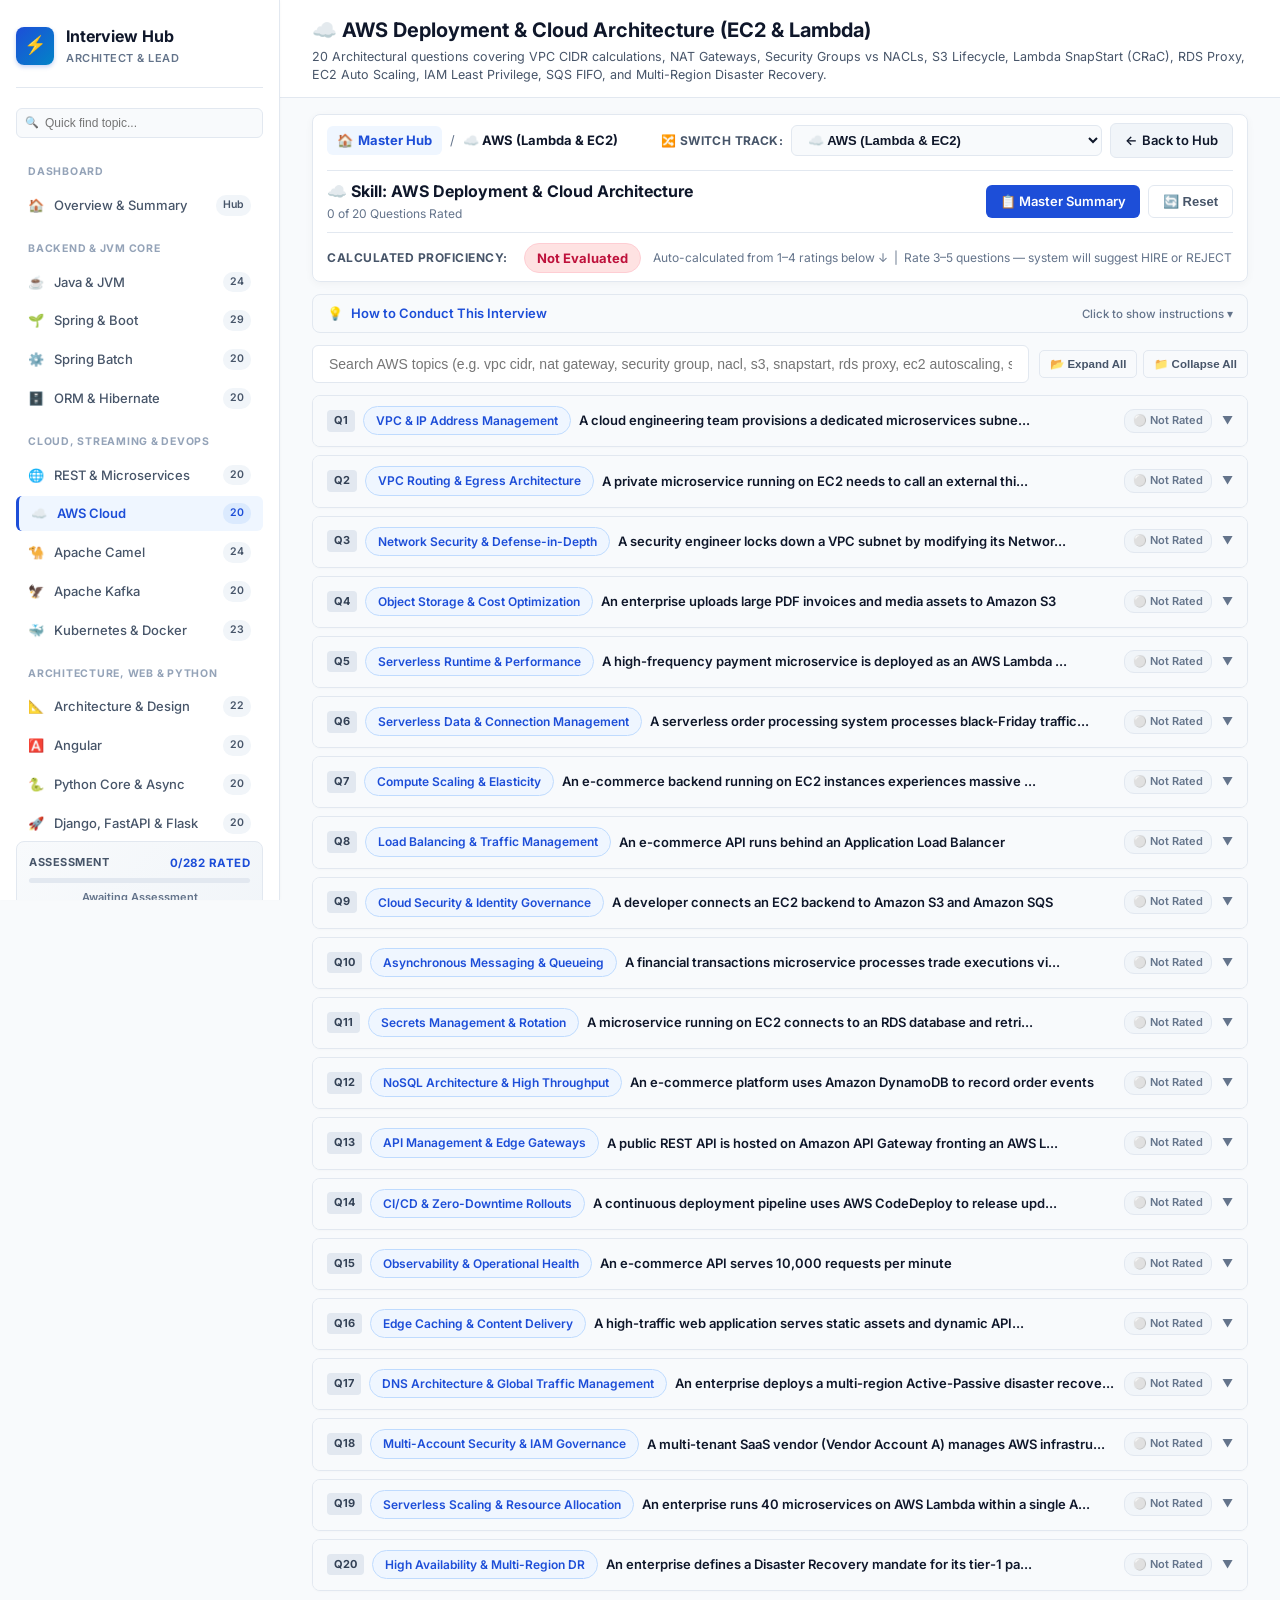
<file: interview-questions/aws-deployment.html>
<!DOCTYPE html>
<html lang="en">
<head>
    <meta charset="UTF-8">
    <meta name="viewport" content="width=device-width, initial-scale=1.0">
    <title>AWS Deployment & Cloud Architecture Interview Suite | EC2, Lambda & CloudOps</title>
    <link rel="stylesheet" href="css/styles.css">
</head>
<body>
                <!-- Sidebar Navigation -->
    <aside class="sidebar">
        <div class="brand">
            <div class="brand-icon">⚡</div>
            <div class="brand-title">
                <h2>Interview Hub</h2>
                <p>Architect & Lead</p>
            </div>
        </div>

        <!-- Real-Time Topic Filter Search -->
        <div class="sidebar-search-box">
            <span class="sidebar-search-icon">🔍</span>
            <input type="text" class="sidebar-search-input" placeholder="Quick find topic..." onkeyup="filterSidebarTopics(this.value)" aria-label="Filter topics">
        </div>

        <ul class="nav-links">
            <li class="nav-section-title">Dashboard</li>
            <li><a href="index.html" class="nav-link"><span>🏠</span> Overview & Summary<span class="nav-badge">Hub</span></a></li>

            <li class="nav-section-title">Backend & JVM Core</li>
            <li><a href="java.html" class="nav-link"><span>☕</span> Java & JVM<span class="nav-badge">24</span></a></li>
            <li><a href="spring-spring-boot.html" class="nav-link"><span>🌱</span> Spring & Boot<span class="nav-badge">29</span></a></li>
            <li><a href="spring-batch.html" class="nav-link"><span>⚙️</span> Spring Batch<span class="nav-badge">20</span></a></li>
            <li><a href="orm-hibernate-jpa.html" class="nav-link"><span>🗄️</span> ORM & Hibernate<span class="nav-badge">20</span></a></li>

            <li class="nav-section-title">Cloud, Streaming & DevOps</li>
            <li><a href="rest-api-microservices.html" class="nav-link"><span>🌐</span> REST & Microservices<span class="nav-badge">20</span></a></li>
            <li><a href="aws-deployment.html" class="nav-link active"><span>☁️</span> AWS Cloud<span class="nav-badge">20</span></a></li>
            <li><a href="camel.html" class="nav-link"><span>🐪</span> Apache Camel<span class="nav-badge">24</span></a></li>
            <li><a href="kafka.html" class="nav-link"><span>🦅</span> Apache Kafka<span class="nav-badge">20</span></a></li>
            <li><a href="kubernetes-docker.html" class="nav-link"><span>🐳</span> Kubernetes & Docker<span class="nav-badge">23</span></a></li>

            <li class="nav-section-title">Architecture, Web & Python</li>
            <li><a href="architecture-design.html" class="nav-link"><span>📐</span> Architecture & Design<span class="nav-badge">22</span></a></li>
            <li><a href="angular.html" class="nav-link"><span>🅰️</span> Angular<span class="nav-badge">20</span></a></li>
            <li><a href="python-core.html" class="nav-link"><span>🐍</span> Python Core & Async<span class="nav-badge">20</span></a></li>
            <li><a href="python-web-frameworks.html" class="nav-link"><span>🚀</span> Django, FastAPI & Flask<span class="nav-badge">20</span></a></li>
        </ul>

        <!-- Live Candidate Assessment Mini-Card -->
        <div class="sidebar-footer-card">
            <div class="sfc-row">
                <span class="sfc-label">Assessment</span>
                <span class="sfc-val" id="sidebarMiniCount">0/292 Rated</span>
            </div>
            <div class="sfc-bar"><div class="sfc-fill" id="sidebarMiniFill" style="width: 0%;"></div></div>
            <div class="sfc-status" id="sidebarMiniStatus">Awaiting Ratings</div>
        </div>
    </aside>

    <!-- Main Content Area -->
    <main class="main-wrapper">
        <header class="header">
            <h1>☁️ AWS Deployment & Cloud Architecture (EC2 & Lambda)</h1>
            <p>20 Architectural questions covering VPC CIDR calculations, NAT Gateways, Security Groups vs NACLs, S3 Lifecycle, Lambda SnapStart (CRaC), RDS Proxy, EC2 Auto Scaling, IAM Least Privilege, SQS FIFO, and Multi-Region Disaster Recovery.</p>
        </header>

        <div class="content-container">

            <!-- SKILL-LEVEL EVALUATION STICKY BAR -->
            <div class="skill-evaluation-bar">
                <div class="skill-eval-top-row">
                    <div class="skill-title-block">
                        <h3>☁️ Skill: AWS Deployment & Cloud Architecture</h3>
                        <p id="statEvaluatedCount">0 of 20 Questions Rated</p>
                    </div>
                    <div class="scorecard-actions" style="display: flex; gap: 8px;">
                        <a href="index.html" class="btn-primary" style="padding: 6px 14px; font-size: 13px;">📋 Master Summary</a>
                        <button class="btn-outline" style="padding: 6px 14px; font-size: 13px;" onclick="resetSkillData('aws')">🔄 Reset</button>
                    </div>
                </div>
                <div class="skill-eval-controls">
                    <div style="display:flex; align-items:center; gap:12px; flex-wrap:wrap;">
                        <span class="proficiency-label">Calculated Proficiency:</span>
                        <span class="verdict-badge none" id="statVerdict">Not Rated Yet</span>
                        <span style="font-size:12px; color:var(--text-muted);">Auto-calculated from 1–4 ratings below ↓ &nbsp;|&nbsp; Rate 3–5 questions — system will suggest HIRE or REJECT</span>
                    </div>
                </div>
            </div>

            <!-- Guidelines Box -->
            <div class="guideline-box">
                <div class="icon">💡</div>
                <div>
                    <h3>How to Conduct This Interview</h3>
                    <p>
                        Choose <strong>3 to 5 questions</strong> from below. Click <strong>"💻 View Code Snippet"</strong> to open the challenge in a popup modal, and click <strong>"Copy to Clipboard"</strong> to paste it into your candidate's shared live coding pad.
                        The code snippets contain <strong>no giveaway comments</strong>. Rate the candidate's response using the <strong>1 to 4 rating scale</strong> (Cannot Explain, Partial, Good, Expert). The system automatically calculates domain proficiency and the overall hiring recommendation.
                    </p>
                </div>
            </div>

            <!-- Search Filter Bar -->
            <div class="filter-bar">
                <input type="text" id="searchInput" class="search-input" placeholder="Search AWS topics (e.g. vpc cidr, nat gateway, security group, nacl, s3, snapstart, rds proxy, ec2 autoscaling, sqs fifo, iam, route53)..." onkeyup="filterQuestions()">
            </div>
<div id="questionsContainer">
                <!-- QUESTION 1: VPC &amp; IP Address Management -->
                <div class="question-card" id="q-1" data-keywords="vpc cidr block reserved ip subnet 16 28 ip exhaustion autoscaling">
                    <div class="card-header">
                        <span class="concept-badge">VPC &amp; IP Address Management</span>
                        <span class="q-number">Question 1 of 20</span>
                    </div>
                    <div class="card-body">
                        <div class="section-block">
                            <div class="section-title">📌 1. Concept Covered</div>
                            <div class="concept-text">
                                AWS VPC CIDR block constraints (/16 to /28), subnet allocation mathematics, the 5 AWS-reserved IP addresses per subnet, and preventing IP exhaustion under autoscaling.
                            </div>
                        </div>

                        <div class="section-block">
                            <div class="section-title">❓ 2. Question</div>
                            <div class="question-title">
                                A cloud engineering team provisions a dedicated microservices subnet using Terraform with a <code>/28</code> CIDR block. Look at the code snippet.
<br><br>
<strong>Part A:</strong> How many total IPv4 addresses exist in a <code>/28</code> subnet, and exactly how many are usable by EC2 instances, Lambda ENIs, or containers? List the 5 addresses reserved by AWS and their dedicated networking purposes.
<br>
<strong>Part B:</strong> During a traffic surge, the Auto Scaling Group fails to launch new instances, and Lambda functions in the VPC fail with <code>EC2ThrottledException</code>. Explain why a <code>/28</code> block is an anti-pattern for production microservices.
<br>
<strong>Part C:</strong> Can an existing VPC CIDR block be modified or expanded after creation? How does AWS Secondary CIDR allocation solve IP exhaustion without tearing down the VPC?
                            </div>
                        </div>

                        <div class="section-block">
                            <div class="section-title">💻 3. Code Challenge</div>
                            <div class="card-btn-group">
                                <button class="btn-view-code" onclick="openCodeSnippetModal('1', 'vpc-subnet.tf')">
                                    💻 View Code Snippet (Popup)
                                </button>
                                <button class="btn-view-solution" onclick="openSolutionModal('1')">
                                    👁️ View Solution &amp; Evaluation (Popup)
                                </button>
                            </div>
                            <div id="snippet-1" style="display:none;">resource &quot;aws_vpc&quot; &quot;app_vpc&quot; {
  cidr_block           = &quot;10.0.0.0/16&quot;
  enable_dns_hostnames = true
  enable_dns_support   = true
}
resource &quot;aws_subnet&quot; &quot;service_subnet_az1&quot; {
  vpc_id            = aws_vpc.app_vpc.id
  cidr_block        = &quot;10.0.1.0/28&quot;
  availability_zone = &quot;us-east-1a&quot;
}</div>
                        </div>

                        <!-- 1-4 Answer Quality Rating -->
                        <div class="question-rating-panel">
                            <span class="rating-panel-label">🎯 Answer Quality:</span>
                            <div class="star-rating-group" id="star-group-1">
                                <button class="star-btn" data-rating="1" onclick="setQuestionRating('aws', 1, 1, 'VPC CIDR calculation, 5 AWS reserved IPs, and secondary CIDR scaling')">
                                    <span class="star-num">1</span>
                                    <span class="star-label">Cannot Explain</span>
                                </button>
                                <button class="star-btn" data-rating="2" onclick="setQuestionRating('aws', 1, 2, 'VPC CIDR calculation, 5 AWS reserved IPs, and secondary CIDR scaling')">
                                    <span class="star-num">2</span>
                                    <span class="star-label">Partial</span>
                                </button>
                                <button class="star-btn" data-rating="3" onclick="setQuestionRating('aws', 1, 3, 'VPC CIDR calculation, 5 AWS reserved IPs, and secondary CIDR scaling')">
                                    <span class="star-num">3</span>
                                    <span class="star-label">Good</span>
                                </button>
                                <button class="star-btn" data-rating="4" onclick="setQuestionRating('aws', 1, 4, 'VPC CIDR calculation, 5 AWS reserved IPs, and secondary CIDR scaling')">
                                    <span class="star-num">4</span>
                                    <span class="star-label">Expert</span>
                                </button>
                            </div>
                            <span class="q-score-display" id="q-score-1">Not Rated</span>
                        </div>

                        <div class="solution-content">
                            <div class="solution-heading">Answer Key & Deep-Dive Explanation</div>
                            <p style="font-size: 13px; color: var(--text-secondary); margin-bottom: 8px;">
                                <strong>Part A (The Math of IPv4 Subnets & The 5 Reserved Addresses):</strong>
<br>A <code>/28</code> subnet has $2^{(32 - 28)} = 2^4 = 16$ total IPv4 addresses.
<br>However, AWS reserves exactly <strong>5 IP addresses</strong> in every subnet:
<br>1. <code>10.0.1.0</code>: Network address (first address).
<br>2. <code>10.0.1.1</code>: Reserved by AWS for the VPC default router.
<br>3. <code>10.0.1.2</code>: Reserved by AWS for the DNS resolver (AmazonProvidedDNS).
<br>4. <code>10.0.1.3</code>: Reserved by AWS for future internal use.
<br>5. <code>10.0.1.15</code>: Network broadcast address (AWS does not support broadcast, but reserves it).
<br>Usable IPs: $16 - 5 =$ <strong>only 11 usable IP addresses!</strong>
<br><br>
<strong>Part B (Why /28 Causes Outages Under Autoscaling):</strong>
<br>Each EC2 instance, Application Load Balancer ENI node, RDS endpoint, and Lambda VPC ENI consumes private IP addresses from the subnet.
<br>With only 11 usable IPs, if 2 ALBs and 5 EC2 instances are active, only 4 IPs remain. Any sudden spike in auto-scaling or rolling deployments triggers immediate <code>IP exhaustion</code>, preventing new pods/instances from launching.
<br><br>
<strong>Part C (Secondary CIDR Blocks):</strong>
<br>While you cannot alter an existing subnet's CIDR boundaries in place, AWS allows you to associate <strong>Secondary CIDR blocks</strong> (e.g. <code>100.64.0.0/16</code> carrier-grade NAT or additional <code>10.1.0.0/16</code>) to an existing VPC. You can then provision fresh, larger subnets (e.g. <code>/22</code> with 1,019 usable IPs) without rebuilding the VPC.
                            </p>
                            <div class="code-wrapper">
                                <div class="code-header"><span>Architectural / Code Solution</span><span class="code-lang">Terraform / Java / Config</span></div>
                                <pre><code>resource &quot;aws_subnet&quot; &quot;service_subnet_az1&quot; {
  vpc_id            = aws_vpc.app_vpc.id
  cidr_block        = &quot;10.0.4.0/22&quot; # 1,024 IPs (1,019 usable)
  availability_zone = &quot;us-east-1a&quot;

  tags = {
    Name = &quot;prod-microservices-az1&quot;
    Tier = &quot;Private&quot;
  }
}</code></pre>
                            </div>
                            <div class="evaluation-grid">
                                <div class="eval-box eval-bad">
                                    <div class="eval-title">⚠️ Junior / Beginner Response</div>
                                    Calculates 16 usable IPs (forgetting standard broadcast/network rules and unaware of AWS&#x27;s 5 reserved addresses) and does not realize ALBs and Lambdas consume subnet IPs.
                                </div>
                                <div class="eval-box eval-good">
                                    <div class="eval-title">🌟 Advanced / Expert Response</div>
                                    Accurately lists the 5 AWS reserved addresses by offset, identifies the IP exhaustion bottleneck for ALBs and rolling deployments, and designs properly sized /20-/22 subnets with secondary CIDRs.
                                </div>
                            </div>
                        </div>
                    </div>
                </div>

                <!-- QUESTION 2: VPC Routing &amp; Egress Architecture -->
                <div class="question-card" id="q-2" data-keywords="public subnet private subnet nat gateway internet gateway route table single az multi az">
                    <div class="card-header">
                        <span class="concept-badge">VPC Routing &amp; Egress Architecture</span>
                        <span class="q-number">Question 2 of 20</span>
                    </div>
                    <div class="card-body">
                        <div class="section-block">
                            <div class="section-title">📌 1. Concept Covered</div>
                            <div class="concept-text">
                                Multi-tier VPC network topology, Public vs Private subnets, Route Table associations, Internet Gateways (IGW), NAT Gateways vs NAT Instances, and Multi-AZ high availability.
                            </div>
                        </div>

                        <div class="section-block">
                            <div class="section-title">❓ 2. Question</div>
                            <div class="question-title">
                                A private microservice running on EC2 needs to call an external third-party payment gateway over HTTPS. Look at the Terraform snippet.
<br><br>
<strong>Part A:</strong> EC2 instances in <code>app_private_subnet</code> cannot connect to the payment gateway; all outbound HTTPS requests time out. Explain the routing flaw in the route table configuration.
<br>
<strong>Part B:</strong> Compare a managed <strong>AWS NAT Gateway</strong> versus a self-managed <strong>NAT Instance</strong> across throughput scaling, high availability, patching overhead, and security groups.
<br>
<strong>Part C:</strong> If you deploy a single NAT Gateway in Availability Zone A, and an EC2 instance in Availability Zone B routes outbound traffic through it, what are the two major architectural liabilities (Availability & Cost)?
                            </div>
                        </div>

                        <div class="section-block">
                            <div class="section-title">💻 3. Code Challenge</div>
                            <div class="card-btn-group">
                                <button class="btn-view-code" onclick="openCodeSnippetModal('2', 'vpc-routing.tf')">
                                    💻 View Code Snippet (Popup)
                                </button>
                                <button class="btn-view-solution" onclick="openSolutionModal('2')">
                                    👁️ View Solution &amp; Evaluation (Popup)
                                </button>
                            </div>
                            <div id="snippet-2" style="display:none;">resource &quot;aws_route_table&quot; &quot;private_rt&quot; {
  vpc_id = aws_vpc.app_vpc.id
  route {
    cidr_block     = &quot;0.0.0.0/0&quot;
    nat_gateway_id = aws_nat_gateway.nat_gw.id
  }
}
resource &quot;aws_nat_gateway&quot; &quot;nat_gw&quot; {
  allocation_id = aws_eip.nat_eip.id
  subnet_id     = aws_subnet.app_private_subnet.id
}</div>
                        </div>

                        <!-- 1-4 Answer Quality Rating -->
                        <div class="question-rating-panel">
                            <span class="rating-panel-label">🎯 Answer Quality:</span>
                            <div class="star-rating-group" id="star-group-2">
                                <button class="star-btn" data-rating="1" onclick="setQuestionRating('aws', 2, 1, 'Public/Private subnets, NAT Gateway placement, route table configuration, and multi-AZ egress')">
                                    <span class="star-num">1</span>
                                    <span class="star-label">Cannot Explain</span>
                                </button>
                                <button class="star-btn" data-rating="2" onclick="setQuestionRating('aws', 2, 2, 'Public/Private subnets, NAT Gateway placement, route table configuration, and multi-AZ egress')">
                                    <span class="star-num">2</span>
                                    <span class="star-label">Partial</span>
                                </button>
                                <button class="star-btn" data-rating="3" onclick="setQuestionRating('aws', 2, 3, 'Public/Private subnets, NAT Gateway placement, route table configuration, and multi-AZ egress')">
                                    <span class="star-num">3</span>
                                    <span class="star-label">Good</span>
                                </button>
                                <button class="star-btn" data-rating="4" onclick="setQuestionRating('aws', 2, 4, 'Public/Private subnets, NAT Gateway placement, route table configuration, and multi-AZ egress')">
                                    <span class="star-num">4</span>
                                    <span class="star-label">Expert</span>
                                </button>
                            </div>
                            <span class="q-score-display" id="q-score-2">Not Rated</span>
                        </div>

                        <div class="solution-content">
                            <div class="solution-heading">Answer Key & Deep-Dive Explanation</div>
                            <p style="font-size: 13px; color: var(--text-secondary); margin-bottom: 8px;">
                                <strong>Part A (The Circular Routing Deadlock):</strong>
<br>In the Terraform snippet, <code>aws_nat_gateway.nat_gw</code> is deployed inside <code>aws_subnet.app_private_subnet</code>.
<br>• A NAT Gateway <strong>must always be located inside a PUBLIC subnet</strong> that has a direct route to an Internet Gateway (<code>igw</code>).
<br>• Because the NAT Gateway itself is in a private subnet with no path to the Internet, outbound packets loop into the NAT Gateway and die, causing immediate connection timeouts.
<br><br>
<strong>Part B (NAT Gateway vs NAT Instance):</strong>
<br>• <strong>NAT Gateway (AWS Managed):</strong> Auto-scales up to 45 Gbps bandwidth, zero OS patching or maintenance, native AWS monitoring, fully managed hardware redundancy. (Cannot attach Security Groups; acts strictly on subnet routing).
<br>• <strong>NAT Instance (EC2 based):</strong> Limited by EC2 instance size and network burst limits, requires manual script/software patching, requires disabling Source/Destination checks, no automatic failover unless custom failover scripts are deployed.
<br><br>
<strong>Part C (Single NAT Gateway Cross-AZ Liabilities):</strong>
<br>1. <strong>Single Point of Failure:</strong> If Availability Zone A suffers an outage, private subnets in AZ B and AZ C completely lose all outbound internet and payment connectivity.
<br>2. <strong>Cross-AZ Data Transfer Costs:</strong> AWS charges for inter-AZ data transfer ($0.01/GB). Routing gigabytes of outbound API traffic across AZ boundaries significantly inflates cloud bills. Best practice: Deploy one NAT Gateway per Availability Zone.
                            </p>
                            <div class="code-wrapper">
                                <div class="code-header"><span>Architectural / Code Solution</span><span class="code-lang">Terraform / Java / Config</span></div>
                                <pre><code>resource &quot;aws_nat_gateway&quot; &quot;nat_az1&quot; {
  allocation_id = aws_eip.nat_az1_eip.id
  subnet_id     = aws_subnet.public_subnet_az1.id # Placed in PUBLIC subnet
  depends_on    = [aws_internet_gateway.igw]
}

resource &quot;aws_route_table&quot; &quot;private_az1_rt&quot; {
  vpc_id = aws_vpc.app_vpc.id
  route {
    cidr_block     = &quot;0.0.0.0/0&quot;
    nat_gateway_id = aws_nat_gateway.nat_az1.id
  }
}</code></pre>
                            </div>
                            <div class="evaluation-grid">
                                <div class="eval-box eval-bad">
                                    <div class="eval-title">⚠️ Junior / Beginner Response</div>
                                    Places the NAT Gateway in the private subnet or recommends attaching an Internet Gateway directly to the private subnet (destroying network isolation).
                                </div>
                                <div class="eval-box eval-good">
                                    <div class="eval-title">🌟 Advanced / Expert Response</div>
                                    Diagnoses the public subnet requirement for NAT Gateways, articulates multi-AZ redundancy to avoid cross-AZ egress costs and single-point-of-failure risks, and utilizes VPC Endpoints for S3/DynamoDB.
                                </div>
                            </div>
                        </div>
                    </div>
                </div>

                <!-- QUESTION 3: Network Security &amp; Defense-in-Depth -->
                <div class="question-card" id="q-3" data-keywords="security group nacl stateful stateless ephemeral ports 1024 65535 defense in depth">
                    <div class="card-header">
                        <span class="concept-badge">Network Security &amp; Defense-in-Depth</span>
                        <span class="q-number">Question 3 of 20</span>
                    </div>
                    <div class="card-body">
                        <div class="section-block">
                            <div class="section-title">📌 1. Concept Covered</div>
                            <div class="concept-text">
                                Security Groups (stateful, instance-level) versus Network Access Control Lists (NACLs - stateless, subnet-level), rule evaluation order, and ephemeral port requirements.
                            </div>
                        </div>

                        <div class="section-block">
                            <div class="section-title">❓ 2. Question</div>
                            <div class="question-title">
                                A security engineer locks down a VPC subnet by modifying its Network ACL (NACL). Look at the Terraform configuration.
<br><br>
<strong>Part A:</strong> Inbound HTTPS traffic (port 443) is explicitly permitted in the NACL, but external clients connecting to the web servers report total connection timeouts. Why does this happen in a stateless NACL?
<br>
<strong>Part B:</strong> What are <strong>ephemeral ports</strong>, what range do they occupy on Linux/AWS systems, and how must outbound NACL rules be configured to allow return traffic?
<br>
<strong>Part C:</strong> Contrast the fundamental security and architectural differences between <strong>Security Groups</strong> and <strong>Network ACLs</strong> across state tracking, scope, and rule evaluation.
                            </div>
                        </div>

                        <div class="section-block">
                            <div class="section-title">💻 3. Code Challenge</div>
                            <div class="card-btn-group">
                                <button class="btn-view-code" onclick="openCodeSnippetModal('3', 'nacl-rules.tf')">
                                    💻 View Code Snippet (Popup)
                                </button>
                                <button class="btn-view-solution" onclick="openSolutionModal('3')">
                                    👁️ View Solution &amp; Evaluation (Popup)
                                </button>
                            </div>
                            <div id="snippet-3" style="display:none;">resource &quot;aws_network_acl_rule&quot; &quot;inbound_https&quot; {
  network_acl_id = aws_network_acl.web_nacl.id
  rule_number    = 100
  egress         = false
  protocol       = &quot;tcp&quot;
  rule_action    = &quot;allow&quot;
  cidr_block     = &quot;0.0.0.0/0&quot;
  from_port      = 443
  to_port        = 443
}
resource &quot;aws_network_acl_rule&quot; &quot;outbound_default&quot; {
  network_acl_id = aws_network_acl.web_nacl.id
  rule_number    = 100
  egress         = true
  rule_action    = &quot;deny&quot;
  cidr_block     = &quot;0.0.0.0/0&quot;
  protocol       = &quot;-1&quot;
}</div>
                        </div>

                        <!-- 1-4 Answer Quality Rating -->
                        <div class="question-rating-panel">
                            <span class="rating-panel-label">🎯 Answer Quality:</span>
                            <div class="star-rating-group" id="star-group-3">
                                <button class="star-btn" data-rating="1" onclick="setQuestionRating('aws', 3, 1, 'Security Groups vs NACLs, stateful connection tracking, and ephemeral port ranges')">
                                    <span class="star-num">1</span>
                                    <span class="star-label">Cannot Explain</span>
                                </button>
                                <button class="star-btn" data-rating="2" onclick="setQuestionRating('aws', 3, 2, 'Security Groups vs NACLs, stateful connection tracking, and ephemeral port ranges')">
                                    <span class="star-num">2</span>
                                    <span class="star-label">Partial</span>
                                </button>
                                <button class="star-btn" data-rating="3" onclick="setQuestionRating('aws', 3, 3, 'Security Groups vs NACLs, stateful connection tracking, and ephemeral port ranges')">
                                    <span class="star-num">3</span>
                                    <span class="star-label">Good</span>
                                </button>
                                <button class="star-btn" data-rating="4" onclick="setQuestionRating('aws', 3, 4, 'Security Groups vs NACLs, stateful connection tracking, and ephemeral port ranges')">
                                    <span class="star-num">4</span>
                                    <span class="star-label">Expert</span>
                                </button>
                            </div>
                            <span class="q-score-display" id="q-score-3">Not Rated</span>
                        </div>

                        <div class="solution-content">
                            <div class="solution-heading">Answer Key & Deep-Dive Explanation</div>
                            <p style="font-size: 13px; color: var(--text-secondary); margin-bottom: 8px;">
                                <strong>Part A (Stateless NACLs & Blocked Response Packets):</strong>
<br>• Network ACLs are <strong>strictly stateless</strong>: they do not remember active inbound connections.
<br>• When a client initiates an HTTPS handshake on port 443, the inbound packet is allowed by Rule 100.
<br>• However, the web server's TCP ACK / response packet must be sent back to the client's temporary source port (an ephemeral port).
<br>• Because the outbound NACL rule is configured to <strong>DENY all traffic</strong> (Rule 100 egress deny), the server's response packet is silently dropped at the subnet boundary. The client times out.
<br><br>
<strong>Part B (Ephemeral Ports Specification):</strong>
<br>When a client opens an outbound TCP socket to port 443, the client operating system selects an arbitrary high-numbered port from the <strong>ephemeral port range</strong>:
<br>• Linux kernels / AWS NAT Gateways: <code>1024 - 65535</code> (or <code>32768 - 60999</code>).
<br>To allow return traffic in a stateless NACL, you must configure an outbound rule allowing TCP traffic to destination ports <code>1024 - 65535</code> for <code>0.0.0.0/0</code>.
<br><br>
<strong>Part C (Security Groups vs NACLs Comparison Matrix):</strong>
<br>• <strong>State:</strong> Security Groups are <em>stateful</em> (if inbound is allowed, outbound return traffic is automatically allowed regardless of outbound rules). NACLs are <em>stateless</em>.
<br>• <strong>Scope:</strong> SGs apply at the Elastic Network Interface (ENI / instance) level; NACLs apply at the subnet boundary.
<br>• <strong>Rules:</strong> SGs only support <em>allow</em> rules; NACLs support both <em>allow</em> and <em>deny</em> rules evaluated in numerical order.
                            </p>
                            <div class="code-wrapper">
                                <div class="code-header"><span>Architectural / Code Solution</span><span class="code-lang">Terraform / Java / Config</span></div>
                                <pre><code>resource &quot;aws_network_acl_rule&quot; &quot;outbound_ephemeral&quot; {
  network_acl_id = aws_network_acl.web_nacl.id
  rule_number    = 100
  egress         = true
  protocol       = &quot;tcp&quot;
  rule_action    = &quot;allow&quot;
  cidr_block     = &quot;0.0.0.0/0&quot;
  from_port      = 1024
  to_port        = 65535
}</code></pre>
                            </div>
                            <div class="evaluation-grid">
                                <div class="eval-box eval-bad">
                                    <div class="eval-title">⚠️ Junior / Beginner Response</div>
                                    Thinks Security Groups and NACLs are identical firewalls or cannot explain why response packets require an explicit outbound rule in a NACL.
                                </div>
                                <div class="eval-box eval-good">
                                    <div class="eval-title">🌟 Advanced / Expert Response</div>
                                    Articulates the stateful vs stateless tracking mechanisms, identifies the client ephemeral port return path, and designs layered defense-in-depth using both SGs and NACLs.
                                </div>
                            </div>
                        </div>
                    </div>
                </div>

                <!-- QUESTION 4: Object Storage &amp; Cost Optimization -->
                <div class="question-card" id="q-4" data-keywords="s3 storage classes lifecycle policy multipart upload abort glacier intelligent tiering">
                    <div class="card-header">
                        <span class="concept-badge">Object Storage &amp; Cost Optimization</span>
                        <span class="q-number">Question 4 of 20</span>
                    </div>
                    <div class="card-body">
                        <div class="section-block">
                            <div class="section-title">📌 1. Concept Covered</div>
                            <div class="concept-text">
                                Amazon S3 storage tiering (Standard, Intelligent-Tiering, Glacier Flexible, Glacier Deep Archive), lifecycle transition rules, and preventing orphan multipart upload billing.
                            </div>
                        </div>

                        <div class="section-block">
                            <div class="section-title">❓ 2. Question</div>
                            <div class="question-title">
                                An enterprise uploads large PDF invoices and media assets to Amazon S3. Over time, monthly storage costs surge to $12,000/month despite only 2 TB of active files visible in the S3 console. Look at the configuration snippet.
<br><br>
<strong>Part A:</strong> Thousands of multi-gigabyte uploads failed halfway due to client disconnections. Why are these failed uploads continuing to be billed indefinitely, and why are they invisible in standard S3 bucket object listings?
<br>
<strong>Part B:</strong> What S3 Lifecycle rule must be configured to automatically purge failed multipart uploads and recover storage costs?
<br>
<strong>Part C:</strong> Compare <strong>S3 Intelligent-Tiering</strong> against manually managed lifecycle transition rules (Standard &rarr; Standard-IA &rarr; Glacier Deep Archive). Under what file size and access patterns does Intelligent-Tiering become uneconomical?
                            </div>
                        </div>

                        <div class="section-block">
                            <div class="section-title">💻 3. Code Challenge</div>
                            <div class="card-btn-group">
                                <button class="btn-view-code" onclick="openCodeSnippetModal('4', 's3-bucket-lifecycle.tf')">
                                    💻 View Code Snippet (Popup)
                                </button>
                                <button class="btn-view-solution" onclick="openSolutionModal('4')">
                                    👁️ View Solution &amp; Evaluation (Popup)
                                </button>
                            </div>
                            <div id="snippet-4" style="display:none;">resource &quot;aws_s3_bucket&quot; &quot;invoice_bucket&quot; {
  bucket = &quot;enterprise-customer-invoices&quot;
}
resource &quot;aws_s3_bucket_lifecycle_configuration&quot; &quot;invoice_lifecycle&quot; {
  bucket = aws_s3_bucket.invoice_bucket.id
  rule {
    id     = &quot;archive-old-invoices&quot;
    status = &quot;Enabled&quot;
    transition {
      days          = 90
      storage_class = &quot;GLACIER&quot;
    }
    expiration {
      days = 365
    }
  }
}</div>
                        </div>

                        <!-- 1-4 Answer Quality Rating -->
                        <div class="question-rating-panel">
                            <span class="rating-panel-label">🎯 Answer Quality:</span>
                            <div class="star-rating-group" id="star-group-4">
                                <button class="star-btn" data-rating="1" onclick="setQuestionRating('aws', 4, 1, 'S3 storage classes, abort incomplete multipart uploads, and lifecycle cost optimization')">
                                    <span class="star-num">1</span>
                                    <span class="star-label">Cannot Explain</span>
                                </button>
                                <button class="star-btn" data-rating="2" onclick="setQuestionRating('aws', 4, 2, 'S3 storage classes, abort incomplete multipart uploads, and lifecycle cost optimization')">
                                    <span class="star-num">2</span>
                                    <span class="star-label">Partial</span>
                                </button>
                                <button class="star-btn" data-rating="3" onclick="setQuestionRating('aws', 4, 3, 'S3 storage classes, abort incomplete multipart uploads, and lifecycle cost optimization')">
                                    <span class="star-num">3</span>
                                    <span class="star-label">Good</span>
                                </button>
                                <button class="star-btn" data-rating="4" onclick="setQuestionRating('aws', 4, 4, 'S3 storage classes, abort incomplete multipart uploads, and lifecycle cost optimization')">
                                    <span class="star-num">4</span>
                                    <span class="star-label">Expert</span>
                                </button>
                            </div>
                            <span class="q-score-display" id="q-score-4">Not Rated</span>
                        </div>

                        <div class="solution-content">
                            <div class="solution-heading">Answer Key & Deep-Dive Explanation</div>
                            <p style="font-size: 13px; color: var(--text-secondary); margin-bottom: 8px;">
                                <strong>Part A (The Invisible Multipart Upload Leak):</strong>
<br>• When uploading files > 100MB via the S3 Multipart Upload API, S3 splits the payload into multiple parts.
<br>• If an upload aborts or disconnects, the uploaded parts remain stored in S3 <strong>indefinitely</strong>.
<br>• These orphan parts <strong>do not appear</strong> as objects in standard <code>s3:ListObjectsV2</code> API calls or console views, but AWS bills them at standard S3 storage rates ($0.023/GB/month). Over months, orphaned multi-part chunks accumulate terabytes of zombie data.
<br><br>
<strong>Part B (AbortIncompleteMultipartUpload Lifecycle Rule):</strong>
<br>Configure an explicit lifecycle rule using <code>abort_incomplete_multipart_upload</code> specifying <code>days_after_initiation = 7</code>.
<br>S3 will automatically delete any initiated multipart upload parts that fail to finalize within 7 days, reclaiming 100% of the leaked storage.
<br><br>
<strong>Part C (S3 Intelligent-Tiering Trade-offs):</strong>
<br>• <strong>Pros:</strong> Automatically moves objects between Frequent, Infrequent (30 days), and Archive Instant (90 days) tiers without retrieval fees or transition penalties.
<br>• <strong>Liabilities:</strong>
<br>1. <em>Monitoring Fee:</em> AWS charges a monthly per-object monitoring fee ($0.0025 per 1,000 objects).
<br>2. <em>Small Object Overhead:</em> Objects < 128KB are never transitioned to infrequent tiers and incur the monitoring fee, making Intelligent-Tiering uneconomical for buckets with millions of tiny thumbnail or JSON files.
                            </p>
                            <div class="code-wrapper">
                                <div class="code-header"><span>Architectural / Code Solution</span><span class="code-lang">Terraform / Java / Config</span></div>
                                <pre><code>resource &quot;aws_s3_bucket_lifecycle_configuration&quot; &quot;invoice_lifecycle&quot; {
  bucket = aws_s3_bucket.invoice_bucket.id

  rule {
    id     = &quot;cleanup-incomplete-uploads&quot;
    status = &quot;Enabled&quot;

    abort_incomplete_multipart_upload {
      days_after_initiation = 7
    }

    transition {
      days          = 90
      storage_class = &quot;INTELLIGENT_TIERING&quot;
    }
  }
}</code></pre>
                            </div>
                            <div class="evaluation-grid">
                                <div class="eval-box eval-bad">
                                    <div class="eval-title">⚠️ Junior / Beginner Response</div>
                                    Blames bucket versioning or assumes failed uploads are automatically refunded and deleted by AWS.
                                </div>
                                <div class="eval-box eval-good">
                                    <div class="eval-title">🌟 Advanced / Expert Response</div>
                                    Identifies the orphan multipart upload billing trap, writes the abort_incomplete_multipart_upload lifecycle rule, and evaluates the 128KB monitoring fee trade-offs of Intelligent-Tiering.
                                </div>
                            </div>
                        </div>
                    </div>
                </div>

                <!-- QUESTION 5: Serverless Runtime &amp; Performance -->
                <div class="question-card" id="q-5" data-keywords="lambda cold start java snapstart crac checkpoint restore firecracker microvm">
                    <div class="card-header">
                        <span class="concept-badge">Serverless Runtime &amp; Performance</span>
                        <span class="q-number">Question 5 of 20</span>
                    </div>
                    <div class="card-body">
                        <div class="section-block">
                            <div class="section-title">📌 1. Concept Covered</div>
                            <div class="concept-text">
                                AWS Lambda JVM cold starts (2–8 seconds), Java SnapStart using Firecracker microVM snapshotting, Coordinated Restore at Checkpoint (CRaC), and snapshot state uniqueness traps.
                            </div>
                        </div>

                        <div class="section-block">
                            <div class="section-title">❓ 2. Question</div>
                            <div class="question-title">
                                A high-frequency payment microservice is deployed as an AWS Lambda function on Java 17 / 21. Look at the code snippet.
<br><br>
<strong>Part A:</strong> Without optimization, the Lambda function exhibits a 6-second cold start on scaling bursts, causing client timeouts. What are the 3 distinct phases of an AWS Lambda cold start?
<br>
<strong>Part B:</strong> How does <strong>AWS Lambda SnapStart</strong> reduce Java cold starts from 6,000ms to under 200ms using Firecracker MicroVM snapshotting and CRaC?
<br>
<strong>Part C:</strong> Look at the <code>transactionSalt</code> and database connection in the code. What critical security and networking bugs occur when this function is restored from a SnapStart snapshot without CRaC lifecycle hooks?
                            </div>
                        </div>

                        <div class="section-block">
                            <div class="section-title">💻 3. Code Challenge</div>
                            <div class="card-btn-group">
                                <button class="btn-view-code" onclick="openCodeSnippetModal('5', 'PaymentLambdaHandler.java')">
                                    💻 View Code Snippet (Popup)
                                </button>
                                <button class="btn-view-solution" onclick="openSolutionModal('5')">
                                    👁️ View Solution &amp; Evaluation (Popup)
                                </button>
                            </div>
                            <div id="snippet-5" style="display:none;">import com.amazonaws.services.lambda.runtime.Context;
import com.amazonaws.services.lambda.runtime.RequestHandler;
import java.security.SecureRandom;
import java.sql.Connection;
import java.sql.DriverManager;
import java.sql.PreparedStatement;

public class PaymentLambdaHandler implements RequestHandler&lt;PaymentEvent, PaymentResult&gt; {
    private static final byte[] transactionSalt = new byte[32];
    private static Connection dbConnection;
    static {
        new SecureRandom().nextBytes(transactionSalt);
        dbConnection = DriverManager.getConnection(&quot;jdbc:postgresql:
    }
    @Override
    public PaymentResult handleRequest(PaymentEvent event, Context context) {
        return process(event, transactionSalt, dbConnection);
    }
    private PaymentResult process(PaymentEvent e, byte[] s, Connection c) {
        return new PaymentResult(&quot;SUCCESS&quot;);
    }
}</div>
                        </div>

                        <!-- 1-4 Answer Quality Rating -->
                        <div class="question-rating-panel">
                            <span class="rating-panel-label">🎯 Answer Quality:</span>
                            <div class="star-rating-group" id="star-group-5">
                                <button class="star-btn" data-rating="1" onclick="setQuestionRating('aws', 5, 1, 'AWS Lambda Java SnapStart, CRaC checkpoint restore, and snapshot state uniqueness traps')">
                                    <span class="star-num">1</span>
                                    <span class="star-label">Cannot Explain</span>
                                </button>
                                <button class="star-btn" data-rating="2" onclick="setQuestionRating('aws', 5, 2, 'AWS Lambda Java SnapStart, CRaC checkpoint restore, and snapshot state uniqueness traps')">
                                    <span class="star-num">2</span>
                                    <span class="star-label">Partial</span>
                                </button>
                                <button class="star-btn" data-rating="3" onclick="setQuestionRating('aws', 5, 3, 'AWS Lambda Java SnapStart, CRaC checkpoint restore, and snapshot state uniqueness traps')">
                                    <span class="star-num">3</span>
                                    <span class="star-label">Good</span>
                                </button>
                                <button class="star-btn" data-rating="4" onclick="setQuestionRating('aws', 5, 4, 'AWS Lambda Java SnapStart, CRaC checkpoint restore, and snapshot state uniqueness traps')">
                                    <span class="star-num">4</span>
                                    <span class="star-label">Expert</span>
                                </button>
                            </div>
                            <span class="q-score-display" id="q-score-5">Not Rated</span>
                        </div>

                        <div class="solution-content">
                            <div class="solution-heading">Answer Key & Deep-Dive Explanation</div>
                            <p style="font-size: 13px; color: var(--text-secondary); margin-bottom: 8px;">
                                <strong>Part A (The 3 Phases of Lambda Cold Starts):</strong>
<br>1. <strong>Init Phase:</strong> Spins up Firecracker MicroVM container, initializes Java runtime, downloads deployment package, runs static initializers, loads classpath classes, and constructs handler instance (takes 80% of total cold start time: 4-6 seconds for heavy Spring Boot / Quarkus).
<br>2. <strong>Invoke Phase:</strong> Executes the <code>handleRequest()</code> handler method.
<br>3. <strong>Shutdown Phase:</strong> Terminates the runtime.
<br><br>
<strong>Part B (How SnapStart & CRaC Work):</strong>
<br>• During deployment/version publishing, AWS initializes the function, loads classes, and runs static blocks.
<br>• AWS takes a memory and disk <strong>snapshot of the running Firecracker microVM</strong> and caches it in a multi-tier cache.
<br>• When a cold start invocation occurs, AWS skips the JVM bootstrap and memory-maps the snapshot directly into RAM in <strong>sub-200ms</strong>.
<br><br>
<strong>Part C (Snapshot Uniqueness & Stale Socket Traps):</strong>
<br>1. <strong>Broken Cryptographic Uniqueness:</strong> Because <code>transactionSalt</code> is initialized in <code>static {}</code>, the exact same random bytes are baked into the snapshot. 1,000 concurrent Lambda instances will share the <strong>identical cryptographic salt</strong>!
<br>2. <strong>Dead Sockets:</strong> The TCP connection to PostgreSQL was established during snapshot creation. Upon restoration minutes later, the remote database has timed out the connection, causing <code>SocketException: Broken pipe</code> on invocations.
<br><strong>Fix:</strong> Implement CRaC <code>Resource</code> (<code>afterRestore</code>) to reseed randomness and re-establish network sockets.
                            </p>
                            <div class="code-wrapper">
                                <div class="code-header"><span>Architectural / Code Solution</span><span class="code-lang">Terraform / Java / Config</span></div>
                                <pre><code>public class SafePaymentHandler implements RequestHandler&lt;PaymentEvent, PaymentResult&gt;, Resource {

    private byte[] salt;

    public SafePaymentHandler() {
        Core.getGlobalContext().register(this);
        refresh();
    }

    @Override
    public void afterRestore(org.crac.Context context) {
        refresh(); // Regenerate random salt and reconnect DB upon VM restore
    }

    private void refresh() {
        this.salt = new byte[32];
        new SecureRandom().nextBytes(this.salt);
    }

    @Override public void beforeCheckpoint(org.crac.Context context) {}
    @Override public PaymentResult handleRequest(PaymentEvent e, Context ctx) { return null; }
}</code></pre>
                            </div>
                            <div class="evaluation-grid">
                                <div class="eval-box eval-bad">
                                    <div class="eval-title">⚠️ Junior / Beginner Response</div>
                                    Suggests increasing Lambda memory to 10GB or setting up a scheduled ping every 5 minutes (which only keeps 1 container warm, failing under scaling bursts).
                                </div>
                                <div class="eval-box eval-good">
                                    <div class="eval-title">🌟 Advanced / Expert Response</div>
                                    Explains Firecracker VM snapshot restoration, diagnoses the snapshot uniqueness trap for SecureRandom, and implements CRaC Resource lifecycle hooks to refresh state upon restoration.
                                </div>
                            </div>
                        </div>
                    </div>
                </div>

                <!-- QUESTION 6: Serverless Data &amp; Connection Management -->
                <div class="question-card" id="q-6" data-keywords="rds proxy lambda connection pooling max connections database exhaustion postgresql">
                    <div class="card-header">
                        <span class="concept-badge">Serverless Data &amp; Connection Management</span>
                        <span class="q-number">Question 6 of 20</span>
                    </div>
                    <div class="card-body">
                        <div class="section-block">
                            <div class="section-title">📌 1. Concept Covered</div>
                            <div class="concept-text">
                                Serverless relational database connection bottlenecks, Lambda concurrency bursts exhausting PostgreSQL/MySQL <code>max_connections</code>, and RDS Proxy connection multiplexing.
                            </div>
                        </div>

                        <div class="section-block">
                            <div class="section-title">❓ 2. Question</div>
                            <div class="question-title">
                                A serverless order processing system processes black-Friday traffic bursts using AWS Lambda and Amazon Aurora PostgreSQL. Look at the code snippet.
<br><br>
<strong>Part A:</strong> During a flash sale, Lambda concurrency surges from 10 to 1,200 instances within 15 seconds. The database crashes with <code>FATAL: remaining connection slots are reserved for non-replication superuser connections</code>. Why does standard connection pooling (HikariCP) fail in serverless architectures?
<br>
<strong>Part B:</strong> How does <strong>AWS RDS Proxy</strong> solve this problem through connection multiplexing and queuing?
<br>
<strong>Part C:</strong> What is RDS Proxy <strong>Connection Pinning</strong>? List two common Java / SQL practices that cause pinning and prevent RDS Proxy from multiplexing connections.
                            </div>
                        </div>

                        <div class="section-block">
                            <div class="section-title">💻 3. Code Challenge</div>
                            <div class="card-btn-group">
                                <button class="btn-view-code" onclick="openCodeSnippetModal('6', 'OrderDatabaseHandler.java')">
                                    💻 View Code Snippet (Popup)
                                </button>
                                <button class="btn-view-solution" onclick="openSolutionModal('6')">
                                    👁️ View Solution &amp; Evaluation (Popup)
                                </button>
                            </div>
                            <div id="snippet-6" style="display:none;">import com.amazonaws.services.lambda.runtime.Context;
import com.amazonaws.services.lambda.runtime.RequestHandler;
import com.zaxxer.hikari.HikariConfig;
import com.zaxxer.hikari.HikariDataSource;
import java.sql.Connection;
import java.sql.PreparedStatement;
import java.sql.SQLException;

public class OrderDatabaseHandler implements RequestHandler&lt;OrderEvent, String&gt; {
    private static final HikariDataSource dataSource;
    static {
        HikariConfig config = new HikariConfig();
        config.setJdbcUrl(&quot;jdbc:postgresql:
        config.setMaximumPoolSize(10);
        dataSource = new HikariDataSource(config);
    }
    @Override
    public String handleRequest(OrderEvent event, Context context) {
        try (Connection conn = dataSource.getConnection();
             PreparedStatement ps = conn.prepareStatement(&quot;INSERT INTO orders VALUES (?)&quot;)) {
            ps.setString(1, event.getOrderId());
            ps.executeUpdate();
            return &quot;SAVED&quot;;
        } catch (SQLException ex) {
            throw new RuntimeException(ex);
        }
    }
}</div>
                        </div>

                        <!-- 1-4 Answer Quality Rating -->
                        <div class="question-rating-panel">
                            <span class="rating-panel-label">🎯 Answer Quality:</span>
                            <div class="star-rating-group" id="star-group-6">
                                <button class="star-btn" data-rating="1" onclick="setQuestionRating('aws', 6, 1, 'RDS Proxy connection multiplexing, serverless connection exhaustion, and pinning traps')">
                                    <span class="star-num">1</span>
                                    <span class="star-label">Cannot Explain</span>
                                </button>
                                <button class="star-btn" data-rating="2" onclick="setQuestionRating('aws', 6, 2, 'RDS Proxy connection multiplexing, serverless connection exhaustion, and pinning traps')">
                                    <span class="star-num">2</span>
                                    <span class="star-label">Partial</span>
                                </button>
                                <button class="star-btn" data-rating="3" onclick="setQuestionRating('aws', 6, 3, 'RDS Proxy connection multiplexing, serverless connection exhaustion, and pinning traps')">
                                    <span class="star-num">3</span>
                                    <span class="star-label">Good</span>
                                </button>
                                <button class="star-btn" data-rating="4" onclick="setQuestionRating('aws', 6, 4, 'RDS Proxy connection multiplexing, serverless connection exhaustion, and pinning traps')">
                                    <span class="star-num">4</span>
                                    <span class="star-label">Expert</span>
                                </button>
                            </div>
                            <span class="q-score-display" id="q-score-6">Not Rated</span>
                        </div>

                        <div class="solution-content">
                            <div class="solution-heading">Answer Key & Deep-Dive Explanation</div>
                            <p style="font-size: 13px; color: var(--text-secondary); margin-bottom: 8px;">
                                <strong>Part A (Why HikariCP Collapses in Serverless):</strong>
<br>• In standard container/EC2 deployments, a few long-lived instances share a centralized connection pool.
<br>• In AWS Lambda, each concurrent execution runs in an <strong>isolated execution environment</strong>.
<br>• If 1,200 Lambda instances spin up, each running HikariCP with <code>maximumPoolSize = 10</code>, Lambda attempts to open $1,200 \times 10 = 12,000$ active TCP connections to PostgreSQL!
<br>• PostgreSQL allocates 5–10MB of RAM per connection and defaults to <code>max_connections = 100 - 500</code>. Memory is exhausted, database CPU spikes to 100%, and the engine crashes.
<br><br>
<strong>Part B (RDS Proxy Multiplexing Architecture):</strong>
<br>• RDS Proxy sits between Lambda and Aurora as a managed, highly available proxy layer.
<br>• Lambda functions connect to RDS Proxy via fast local VPC connections.
<br>• RDS Proxy maintains a small, fixed pool of persistent connections (e.g. 50 connections) to the Aurora database and <strong>multiplexes (borrows and returns) connections at the individual transaction level</strong>.
<br>• If thousands of Lambdas make rapid queries, RDS Proxy queues incoming requests and drains them through the healthy 50 connections without overloading the DB.
<br><br>
<strong>Part C (Connection Pinning Traps):</strong>
<br>Pinning occurs when a client session executes an operation that binds the physical database connection to that specific client until the session ends, disabling multiplexing:
<br>1. Using PostgreSQL temporary tables (e.g. <code>CREATE TEMP TABLE ...</code>).
<br>2. Changing session state / transaction isolation level without resetting (e.g. <code>SET search_path</code>, <code>SET TIME ZONE</code>).
<br>3. Prepared statements that are not closed or formatted for proxy caching.
                            </p>
                            <div class="code-wrapper">
                                <div class="code-header"><span>Architectural / Code Solution</span><span class="code-lang">Terraform / Java / Config</span></div>
                                <pre><code>// Connect to RDS Proxy Endpoint instead of Direct Cluster
String rdsProxyUrl = &quot;jdbc:postgresql://orders-proxy.proxy-xxxx.us-east-1.rds.amazonaws.com:5432/orders&quot;;

HikariConfig config = new HikariConfig();
config.setJdbcUrl(rdsProxyUrl);
config.setMaximumPoolSize(1); // Set pool size to 1 in Lambda when using RDS Proxy
config.setInitializationFailTimeout(0);</code></pre>
                            </div>
                            <div class="evaluation-grid">
                                <div class="eval-box eval-bad">
                                    <div class="eval-title">⚠️ Junior / Beginner Response</div>
                                    Suggests increasing PostgreSQL max_connections to 20,000 (which will cause the database to crash with OutOfMemory on startup).
                                </div>
                                <div class="eval-box eval-good">
                                    <div class="eval-title">🌟 Advanced / Expert Response</div>
                                    Explains why shared pools fail across isolated Lambda containers, implements RDS Proxy connection multiplexing, sets Lambda pool size to 1, and avoids connection pinning traps.
                                </div>
                            </div>
                        </div>
                    </div>
                </div>

                <!-- QUESTION 7: Compute Scaling &amp; Elasticity -->
                <div class="question-card" id="q-7" data-keywords="ec2 auto scaling target tracking step scaling cooldown thrashing warm up">
                    <div class="card-header">
                        <span class="concept-badge">Compute Scaling &amp; Elasticity</span>
                        <span class="q-number">Question 7 of 20</span>
                    </div>
                    <div class="card-body">
                        <div class="section-block">
                            <div class="section-title">📌 1. Concept Covered</div>
                            <div class="concept-text">
                                EC2 Auto Scaling Groups (ASG), Target Tracking Scaling Policies vs Step Scaling, instance warmup periods, default cooldowns, and preventing scaling thrashing (flapping).
                            </div>
                        </div>

                        <div class="section-block">
                            <div class="section-title">❓ 2. Question</div>
                            <div class="question-title">
                                An e-commerce backend running on EC2 instances experiences massive traffic fluctuations. Look at the CloudFormation / Terraform snippet.
<br><br>
<strong>Part A:</strong> The Auto Scaling Group is configured with a Simple Scaling policy based on CPU utilization > 70% with a 0-second cooldown. When traffic spikes, the cluster scales from 4 to 40 instances, and then 3 minutes later scales down to 4 instances, repeating in a continuous loop. What is this phenomenon called, and what causes it?
<br>
<strong>Part B:</strong> Compare <strong>Target Tracking Scaling Policies</strong> against <strong>Step Scaling Policies</strong>. Which is preferred for tracking an ALB metric like <code>ALBRequestCountPerTarget</code>?
<br>
<strong>Part C:</strong> What is the purpose of the <strong>Instance Warmup Period</strong>, and how does it prevent premature over-provisioning while newly launched Java Spring Boot instances are booting?
                            </div>
                        </div>

                        <div class="section-block">
                            <div class="section-title">💻 3. Code Challenge</div>
                            <div class="card-btn-group">
                                <button class="btn-view-code" onclick="openCodeSnippetModal('7', 'asg-policy.tf')">
                                    💻 View Code Snippet (Popup)
                                </button>
                                <button class="btn-view-solution" onclick="openSolutionModal('7')">
                                    👁️ View Solution &amp; Evaluation (Popup)
                                </button>
                            </div>
                            <div id="snippet-7" style="display:none;">resource &quot;aws_autoscaling_policy&quot; &quot;flapping_cpu_policy&quot; {
  name                   = &quot;cpu-simple-policy&quot;
  scaling_adjustment     = 5
  adjustment_type        = &quot;ChangeInCapacity&quot;
  cooldown               = 0
  autoscaling_group_name = aws_autoscaling_group.app_asg.name
}
resource &quot;aws_cloudwatch_metric_alarm&quot; &quot;cpu_high&quot; {
  alarm_name          = &quot;cpu-utilization-high&quot;
  comparison_operator = &quot;GreaterThanOrEqualToThreshold&quot;
  evaluation_periods  = 1
  metric_name         = &quot;CPUUtilization&quot;
  namespace           = &quot;AWS/EC2&quot;
  period              = 60
  statistic           = &quot;Average&quot;
  threshold           = 70
  alarm_actions       = [aws_autoscaling_policy.flapping_cpu_policy.arn]
}</div>
                        </div>

                        <!-- 1-4 Answer Quality Rating -->
                        <div class="question-rating-panel">
                            <span class="rating-panel-label">🎯 Answer Quality:</span>
                            <div class="star-rating-group" id="star-group-7">
                                <button class="star-btn" data-rating="1" onclick="setQuestionRating('aws', 7, 1, 'EC2 Auto Scaling, Target Tracking vs Step Scaling, cooldowns, and scaling flapping prevention')">
                                    <span class="star-num">1</span>
                                    <span class="star-label">Cannot Explain</span>
                                </button>
                                <button class="star-btn" data-rating="2" onclick="setQuestionRating('aws', 7, 2, 'EC2 Auto Scaling, Target Tracking vs Step Scaling, cooldowns, and scaling flapping prevention')">
                                    <span class="star-num">2</span>
                                    <span class="star-label">Partial</span>
                                </button>
                                <button class="star-btn" data-rating="3" onclick="setQuestionRating('aws', 7, 3, 'EC2 Auto Scaling, Target Tracking vs Step Scaling, cooldowns, and scaling flapping prevention')">
                                    <span class="star-num">3</span>
                                    <span class="star-label">Good</span>
                                </button>
                                <button class="star-btn" data-rating="4" onclick="setQuestionRating('aws', 7, 4, 'EC2 Auto Scaling, Target Tracking vs Step Scaling, cooldowns, and scaling flapping prevention')">
                                    <span class="star-num">4</span>
                                    <span class="star-label">Expert</span>
                                </button>
                            </div>
                            <span class="q-score-display" id="q-score-7">Not Rated</span>
                        </div>

                        <div class="solution-content">
                            <div class="solution-heading">Answer Key & Deep-Dive Explanation</div>
                            <p style="font-size: 13px; color: var(--text-secondary); margin-bottom: 8px;">
                                <strong>Part A (Scaling Thrashing / Flapping):</strong>
<br>This phenomenon is called <strong>Scaling Flapping (Thrashing)</strong>:
<br>• When CPU reaches 70%, the alarm fires and triggers the policy to add 5 instances.
<br>• Because <code>cooldown = 0</code>, the alarm evaluates again on the next 60s period before newly added instances have finished booting and taking load.
<br>• The alarm triggers again and again, scaling capacity up to 40 instances.
<br>• Once all 40 instances boot, aggregate CPU utilization plummets to 5%, triggering an immediate aggressive scale-down back to 4 instances.
<br>• The cycle repeats infinitely, destabilizing the application and driving up EC2 compute costs.
<br><br>
<strong>Part B (Target Tracking vs Step Scaling):</strong>
<br>• <strong>Target Tracking:</strong> Works like a home thermostat. You specify the target value (e.g. <code>ALBRequestCountPerTarget = 1000</code> or <code>CPU = 60%</code>). AWS automatically adds or removes capacity proportional to the deviation. It is the gold standard for ALB request metrics.
<br>• <strong>Step Scaling:</strong> Applies varying adjustments based on the size of the breach (e.g. +10% if CPU 70-80%, +30% if CPU > 85%).
<br><br>
<strong>Part C (Instance Warmup Period):</strong>
<br>A Java Spring Boot application can take 60–120 seconds to boot the JVM, warm up JIT, and pass health checks.
<br>The <strong>Instance Warmup Period</strong> tells the ASG to ignore newly launched instances in metric calculations until the warmup period expires, preventing premature extra scaling actions.
                            </p>
                            <div class="code-wrapper">
                                <div class="code-header"><span>Architectural / Code Solution</span><span class="code-lang">Terraform / Java / Config</span></div>
                                <pre><code>resource &quot;aws_autoscaling_policy&quot; &quot;target_tracking_alb&quot; {
  name                   = &quot;alb-requests-target-tracking&quot;
  policy_type            = &quot;TargetTrackingScaling&quot;
  autoscaling_group_name = aws_autoscaling_group.app_asg.name
  estimated_instance_warmup = 180 # 3 minutes for Java JVM boot

  target_tracking_configuration {
    predefined_metric_specification {
      predefined_metric_type = &quot;ALBRequestCountPerTarget&quot;
      resource_label         = &quot;${aws_lb.app_alb.arn_suffix}/${aws_lb_target_group.app_tg.arn_suffix}&quot;
    }
    target_value = 1200.0
  }
}</code></pre>
                            </div>
                            <div class="evaluation-grid">
                                <div class="eval-box eval-bad">
                                    <div class="eval-title">⚠️ Junior / Beginner Response</div>
                                    Configures simple scaling with 0 cooldown or recommends turning off autoscaling and statically provisioning 50 EC2 instances permanently.
                                </div>
                                <div class="eval-box eval-good">
                                    <div class="eval-title">🌟 Advanced / Expert Response</div>
                                    Diagnoses scaling thrashing/flapping, explains Target Tracking mathematical proportionality, and configures estimated_instance_warmup for JVM startup times.
                                </div>
                            </div>
                        </div>
                    </div>
                </div>

                <!-- QUESTION 8: Load Balancing &amp; Traffic Management -->
                <div class="question-card" id="q-8" data-keywords="alb nlb target group connection draining deregistration delay health checks 502">
                    <div class="card-header">
                        <span class="concept-badge">Load Balancing &amp; Traffic Management</span>
                        <span class="q-number">Question 8 of 20</span>
                    </div>
                    <div class="card-body">
                        <div class="section-block">
                            <div class="section-title">📌 1. Concept Covered</div>
                            <div class="concept-text">
                                Application Load Balancer (ALB) Layer 7 routing, Target Groups, Connection Draining (Deregistration Delay), health check tuning, and zero-downtime rolling deployments.
                            </div>
                        </div>

                        <div class="section-block">
                            <div class="section-title">❓ 2. Question</div>
                            <div class="question-title">
                                An e-commerce API runs behind an Application Load Balancer. Look at the Target Group configuration snippet.
<br><br>
<strong>Part A:</strong> During rolling deployments, users encounter intermittent <code>HTTP 502 Bad Gateway</code> errors for 15–30 seconds. Explain how an improperly configured <strong>Deregistration Delay (Connection Draining)</strong> causes in-flight requests to be severed.
<br>
<strong>Part B:</strong> What happens if the health check interval is 30 seconds with <code>HealthyThreshold = 5</code>, and an instance takes 45 seconds to boot its Spring context?
<br>
<strong>Part C:</strong> Compare an <strong>Application Load Balancer (ALB)</strong> against a <strong>Network Load Balancer (NLB)</strong>. When is an NLB strictly required over an ALB?
                            </div>
                        </div>

                        <div class="section-block">
                            <div class="section-title">💻 3. Code Challenge</div>
                            <div class="card-btn-group">
                                <button class="btn-view-code" onclick="openCodeSnippetModal('8', 'alb-target-group.tf')">
                                    💻 View Code Snippet (Popup)
                                </button>
                                <button class="btn-view-solution" onclick="openSolutionModal('8')">
                                    👁️ View Solution &amp; Evaluation (Popup)
                                </button>
                            </div>
                            <div id="snippet-8" style="display:none;">resource &quot;aws_lb_target_group&quot; &quot;api_tg&quot; {
  name                 = &quot;api-production-tg&quot;
  port                 = 8080
  protocol             = &quot;HTTP&quot;
  vpc_id               = aws_vpc.app_vpc.id
  deregistration_delay = 0
  health_check {
    path                = &quot;/actuator/health&quot;
    protocol            = &quot;HTTP&quot;
    interval            = 5
    timeout             = 2
    healthy_threshold   = 2
    unhealthy_threshold = 2
  }
}</div>
                        </div>

                        <!-- 1-4 Answer Quality Rating -->
                        <div class="question-rating-panel">
                            <span class="rating-panel-label">🎯 Answer Quality:</span>
                            <div class="star-rating-group" id="star-group-8">
                                <button class="star-btn" data-rating="1" onclick="setQuestionRating('aws', 8, 1, 'ALB connection draining, health check thresholds, and ALB vs NLB trade-offs')">
                                    <span class="star-num">1</span>
                                    <span class="star-label">Cannot Explain</span>
                                </button>
                                <button class="star-btn" data-rating="2" onclick="setQuestionRating('aws', 8, 2, 'ALB connection draining, health check thresholds, and ALB vs NLB trade-offs')">
                                    <span class="star-num">2</span>
                                    <span class="star-label">Partial</span>
                                </button>
                                <button class="star-btn" data-rating="3" onclick="setQuestionRating('aws', 8, 3, 'ALB connection draining, health check thresholds, and ALB vs NLB trade-offs')">
                                    <span class="star-num">3</span>
                                    <span class="star-label">Good</span>
                                </button>
                                <button class="star-btn" data-rating="4" onclick="setQuestionRating('aws', 8, 4, 'ALB connection draining, health check thresholds, and ALB vs NLB trade-offs')">
                                    <span class="star-num">4</span>
                                    <span class="star-label">Expert</span>
                                </button>
                            </div>
                            <span class="q-score-display" id="q-score-8">Not Rated</span>
                        </div>

                        <div class="solution-content">
                            <div class="solution-heading">Answer Key & Deep-Dive Explanation</div>
                            <p style="font-size: 13px; color: var(--text-secondary); margin-bottom: 8px;">
                                <strong>Part A (Deregistration Delay & The 502 Drop):</strong>
<br>• When an instance is terminated by autoscaling or a deployment script, the ALB sets its state to <code>draining</code>.
<br>• In the configuration snippet, <code>deregistration_delay = 0</code>.
<br>• Setting delay to 0 causes the ALB to <strong>immediately sever active in-flight TCP connections</strong> and send TCP RST packets while requests are still being processed.
<br>• The ALB immediately returns <strong>HTTP 502 Bad Gateway</strong> to clients.
<br><strong>Fix:</strong> Configure <code>deregistration_delay</code> to 30–60 seconds, allowing active requests to finish while stopping new traffic.
<br><br>
<strong>Part B (Health Check Lag on Boot):</strong>
<br>If <code>HealthyThreshold = 5</code> with an interval of 30 seconds, an instance requires $5 \times 30 = 150$ seconds (2.5 minutes) of consecutive passes before the ALB marks it healthy.
<br>If deployment scripts wait only 60 seconds before killing the old instance, the old instance is terminated while the new instance is still warming up &mdash; leaving <strong>zero healthy targets</strong> in the target group!
<br><br>
<strong>Part C (ALB vs NLB Selection):</strong>
<br>• <strong>ALB (Layer 7):</strong> Content-based routing (HTTP path, headers, query params), TLS termination, WebSocket support.
<br>• <strong>NLB (Layer 4):</strong> Extreme performance (millions of RPS with microsecond latency), static / Elastic IP addresses per subnet, TCP/UDP pass-through, and private link integration.
                            </p>
                            <div class="code-wrapper">
                                <div class="code-header"><span>Architectural / Code Solution</span><span class="code-lang">Terraform / Java / Config</span></div>
                                <pre><code>resource &quot;aws_lb_target_group&quot; &quot;api_tg&quot; {
  name                 = &quot;api-production-tg&quot;
  port                 = 8080
  protocol             = &quot;HTTP&quot;
  vpc_id               = aws_vpc.app_vpc.id
  deregistration_delay = 30 # Grace period for in-flight requests

  health_check {
    path                = &quot;/actuator/health&quot;
    interval            = 10
    timeout             = 4
    healthy_threshold   = 2 # Fast promotion to healthy
    unhealthy_threshold = 3
  }
}</code></pre>
                            </div>
                            <div class="evaluation-grid">
                                <div class="eval-box eval-bad">
                                    <div class="eval-title">⚠️ Junior / Beginner Response</div>
                                    Blames Spring Boot or Tomcat for the 502 errors, unaware of the ALB connection draining deregistration delay setting.
                                </div>
                                <div class="eval-box eval-good">
                                    <div class="eval-title">🌟 Advanced / Expert Response</div>
                                    Tunes deregistration delay to match p99 API latencies, calculates health check propagation math, and articulates L4 vs L7 architectural selection criteria.
                                </div>
                            </div>
                        </div>
                    </div>
                </div>

                <!-- QUESTION 9: Cloud Security &amp; Identity Governance -->
                <div class="question-card" id="q-9" data-keywords="iam least privilege instance profile assume role sts imdsv2 credentials blast radius">
                    <div class="card-header">
                        <span class="concept-badge">Cloud Security &amp; Identity Governance</span>
                        <span class="q-number">Question 9 of 20</span>
                    </div>
                    <div class="card-body">
                        <div class="section-block">
                            <div class="section-title">📌 1. Concept Covered</div>
                            <div class="concept-text">
                                IAM security governance, eliminating static credentials, EC2 Instance Profiles, AWS STS <code>AssumeRole</code>, IMDSv2 protection against SSRF, and Permission Boundaries.
                            </div>
                        </div>

                        <div class="section-block">
                            <div class="section-title">❓ 2. Question</div>
                            <div class="question-title">
                                A developer connects an EC2 backend to Amazon S3 and Amazon SQS. Look at the application configuration snippet.
<br><br>
<strong>Part A:</strong> Why is hardcoding AWS Access Keys in <code>application.properties</code> or environment variables considered a catastrophic cloud security vulnerability?
<br>
<strong>Part B:</strong> How do <strong>EC2 Instance Profiles</strong> and IAM Roles work mechanically to provide temporary, automatically rotated credentials via the Instance Metadata Service (IMDS)?
<br>
<strong>Part C:</strong> What is an <strong>SSRF (Server-Side Request Forgery)</strong> attack against IMDSv1, and how does <strong>IMDSv2</strong> use session-oriented tokens (<code>X-aws-ec2-metadata-token</code>) with hop-limit enforcement to defeat it?
                            </div>
                        </div>

                        <div class="section-block">
                            <div class="section-title">💻 3. Code Challenge</div>
                            <div class="card-btn-group">
                                <button class="btn-view-code" onclick="openCodeSnippetModal('9', 'application.properties')">
                                    💻 View Code Snippet (Popup)
                                </button>
                                <button class="btn-view-solution" onclick="openSolutionModal('9')">
                                    👁️ View Solution &amp; Evaluation (Popup)
                                </button>
                            </div>
                            <div id="snippet-9" style="display:none;">cloud.aws.credentials.access-key=AKIAIOSFODNN7EXAMPLE
cloud.aws.credentials.secret-key=wJalrXUtnFEMI/K7MDENG/bPxRfiCYEXAMPLEKEY
cloud.aws.region.static=us-east-1
cloud.aws.s3.bucket=company-finance-documents</div>
                        </div>

                        <!-- 1-4 Answer Quality Rating -->
                        <div class="question-rating-panel">
                            <span class="rating-panel-label">🎯 Answer Quality:</span>
                            <div class="star-rating-group" id="star-group-9">
                                <button class="star-btn" data-rating="1" onclick="setQuestionRating('aws', 9, 1, 'IAM Instance Profiles, STS temporary credentials, and IMDSv2 SSRF mitigation')">
                                    <span class="star-num">1</span>
                                    <span class="star-label">Cannot Explain</span>
                                </button>
                                <button class="star-btn" data-rating="2" onclick="setQuestionRating('aws', 9, 2, 'IAM Instance Profiles, STS temporary credentials, and IMDSv2 SSRF mitigation')">
                                    <span class="star-num">2</span>
                                    <span class="star-label">Partial</span>
                                </button>
                                <button class="star-btn" data-rating="3" onclick="setQuestionRating('aws', 9, 3, 'IAM Instance Profiles, STS temporary credentials, and IMDSv2 SSRF mitigation')">
                                    <span class="star-num">3</span>
                                    <span class="star-label">Good</span>
                                </button>
                                <button class="star-btn" data-rating="4" onclick="setQuestionRating('aws', 9, 4, 'IAM Instance Profiles, STS temporary credentials, and IMDSv2 SSRF mitigation')">
                                    <span class="star-num">4</span>
                                    <span class="star-label">Expert</span>
                                </button>
                            </div>
                            <span class="q-score-display" id="q-score-9">Not Rated</span>
                        </div>

                        <div class="solution-content">
                            <div class="solution-heading">Answer Key & Deep-Dive Explanation</div>
                            <p style="font-size: 13px; color: var(--text-secondary); margin-bottom: 8px;">
                                <strong>Part A (The Danger of Static Access Keys):</strong>
<br>• Static keys (<code>AKIA...</code>) never expire unless manually rotated.
<br>• They frequently leak into git repositories, container images, build logs, and third-party APM tools.
<br>• If compromised, attackers obtain permanent remote access to company infrastructure from anywhere in the world until keys are manually deleted.
<br><br>
<strong>Part B (EC2 Instance Profile & STS Rotation):</strong>
<br>• An IAM Role with specific least-privilege permissions is attached to an EC2 <strong>Instance Profile</strong>.
<br>• The AWS SDK automatically requests short-lived temporary security credentials from the local <strong>Instance Metadata Service (IMDS)</strong> at <code>http://169.254.169.254/latest/meta-data/iam/security-credentials/</code>.
<br>• AWS Security Token Service (STS) issues credentials valid for only 6 hours and rotates them automatically without application interruption.
<br><br>
<strong>Part C (IMDSv1 SSRF Vulnerability vs IMDSv2 Protection):</strong>
<br>• <strong>IMDSv1 Flaw:</strong> Any SSRF vulnerability in the web application (e.g. <code>/preview?url=http://169.254.169.254/...</code>) allowed an attacker to make a simple HTTP GET request to read the EC2 instance role credentials.
<br>• <strong>IMDSv2 Defense:</strong> Requires a <code>PUT</code> request with header <code>X-aws-ec2-metadata-token-ttl-seconds: 21600</code> to obtain a secret session token, and sets the IP packet <strong>TTL / hop limit to 1</strong> so container proxies or forwarded requests cannot escape the local OS.
                            </p>
                            <div class="code-wrapper">
                                <div class="code-header"><span>Architectural / Code Solution</span><span class="code-lang">Terraform / Java / Config</span></div>
                                <pre><code>resource &quot;aws_iam_role&quot; &quot;app_role&quot; {
  name = &quot;prod-invoice-processor-role&quot;

  assume_role_policy = jsonencode({
    Version = &quot;2012-10-17&quot;
    Statement = [{
      Action    = &quot;sts:AssumeRole&quot;
      Effect    = &quot;Allow&quot;
      Principal = { Service = &quot;ec2.amazonaws.com&quot; }
    }]
  })
}

resource &quot;aws_instance&quot; &quot;app_server&quot; {
  ami                  = &quot;ami-0c55b159cbfafe1f0&quot;
  instance_type        = &quot;t3.medium&quot;
  iam_instance_profile = aws_iam_instance_profile.app_profile.name

  metadata_options {
    http_endpoint = &quot;enabled&quot;
    http_tokens   = &quot;required&quot; # Enforce IMDSv2
    http_put_response_hop_limit = 1
  }
}</code></pre>
                            </div>
                            <div class="evaluation-grid">
                                <div class="eval-box eval-bad">
                                    <div class="eval-title">⚠️ Junior / Beginner Response</div>
                                    Suggests storing access keys in Kubernetes secrets or environment variables, unaware of EC2 Instance Profiles or IMDSv2 security protections.
                                </div>
                                <div class="eval-box eval-good">
                                    <div class="eval-title">🌟 Advanced / Expert Response</div>
                                    Eliminates static credentials completely, explains STS temporary credential rotation, and enforces IMDSv2 token headers with hop-limit 1 against SSRF exploits.
                                </div>
                            </div>
                        </div>
                    </div>
                </div>

                <!-- QUESTION 10: Asynchronous Messaging &amp; Queueing -->
                <div class="question-card" id="q-10" data-keywords="sqs fifo standard deduplication message group id throughput order processing">
                    <div class="card-header">
                        <span class="concept-badge">Asynchronous Messaging &amp; Queueing</span>
                        <span class="q-number">Question 10 of 20</span>
                    </div>
                    <div class="card-body">
                        <div class="section-block">
                            <div class="section-title">📌 1. Concept Covered</div>
                            <div class="concept-text">
                                Amazon SQS Standard (unlimited throughput, at-least-once) vs SQS FIFO (exactly-once processing, ordering, 300 msg/s ceiling), <code>MessageGroupId</code> partitioning, and deduplication IDs.
                            </div>
                        </div>

                        <div class="section-block">
                            <div class="section-title">❓ 2. Question</div>
                            <div class="question-title">
                                A financial transactions microservice processes trade executions via Amazon SQS. Look at the code snippet.
<br><br>
<strong>Part A:</strong> The team implements an SQS FIFO queue with <code>MessageGroupId = "TRADES"</code> hardcoded for all messages. In production, throughput peaks at 300 messages/sec and massive backlogs form. Why did this bottleneck occur?
<br>
<strong>Part B:</strong> How does SQS FIFO use <strong>Message Group ID</strong> to achieve high parallel throughput while still guaranteeing strict order preservation for individual accounts?
<br>
<strong>Part C:</strong> What is the difference between content-based deduplication (SHA-256 hash) and passing an explicit <code>MessageDeduplicationId</code>? What is the duration of the SQS deduplication window?
                            </div>
                        </div>

                        <div class="section-block">
                            <div class="section-title">💻 3. Code Challenge</div>
                            <div class="card-btn-group">
                                <button class="btn-view-code" onclick="openCodeSnippetModal('10', 'TradeProducerService.java')">
                                    💻 View Code Snippet (Popup)
                                </button>
                                <button class="btn-view-solution" onclick="openSolutionModal('10')">
                                    👁️ View Solution &amp; Evaluation (Popup)
                                </button>
                            </div>
                            <div id="snippet-10" style="display:none;">import org.springframework.stereotype.Service;
import org.springframework.beans.factory.annotation.Autowired;
import io.awspring.cloud.sqs.operations.SqsTemplate;

@Service
public class TradeProducerService {
    @Autowired
    private SqsTemplate sqsTemplate;
    public void publishTrade(TradeExecution trade) {
        SendMessageRequest request = SendMessageRequest.builder()
            .queueUrl(&quot;https://sqs.us-east-1.amazonaws.com/12345/trades.fifo&quot;)
            .messageBody(JsonUtil.toJson(trade))
            .messageGroupId(&quot;TRADES&quot;)
            .messageDeduplicationId(trade.getTradeId())
            .build();
        sqsTemplate.send(request);
    }
}</div>
                        </div>

                        <!-- 1-4 Answer Quality Rating -->
                        <div class="question-rating-panel">
                            <span class="rating-panel-label">🎯 Answer Quality:</span>
                            <div class="star-rating-group" id="star-group-10">
                                <button class="star-btn" data-rating="1" onclick="setQuestionRating('aws', 10, 1, 'SQS FIFO vs Standard, MessageGroupId partitioning, and deduplication windows')">
                                    <span class="star-num">1</span>
                                    <span class="star-label">Cannot Explain</span>
                                </button>
                                <button class="star-btn" data-rating="2" onclick="setQuestionRating('aws', 10, 2, 'SQS FIFO vs Standard, MessageGroupId partitioning, and deduplication windows')">
                                    <span class="star-num">2</span>
                                    <span class="star-label">Partial</span>
                                </button>
                                <button class="star-btn" data-rating="3" onclick="setQuestionRating('aws', 10, 3, 'SQS FIFO vs Standard, MessageGroupId partitioning, and deduplication windows')">
                                    <span class="star-num">3</span>
                                    <span class="star-label">Good</span>
                                </button>
                                <button class="star-btn" data-rating="4" onclick="setQuestionRating('aws', 10, 4, 'SQS FIFO vs Standard, MessageGroupId partitioning, and deduplication windows')">
                                    <span class="star-num">4</span>
                                    <span class="star-label">Expert</span>
                                </button>
                            </div>
                            <span class="q-score-display" id="q-score-10">Not Rated</span>
                        </div>

                        <div class="solution-content">
                            <div class="solution-heading">Answer Key & Deep-Dive Explanation</div>
                            <p style="font-size: 13px; color: var(--text-secondary); margin-bottom: 8px;">
                                <strong>Part A (The Single Message Group Bottleneck):</strong>
<br>• SQS FIFO guarantees strict sequential processing <strong>per Message Group ID</strong>.
<br>• A single message group can only be processed by one consumer thread at a time to preserve order.
<br>• SQS FIFO has a hard throughput limit of <strong>300 transactions/second</strong> (or 3,000 with batching) per message group.
<br>• By hardcoding <code>messageGroupId("TRADES")</code>, all trades across all global customers are serialized into a single queue channel. Only one consumer can process at a time, throttling the entire platform.
<br><br>
<strong>Part B (Partitioning via Dynamic MessageGroupId):</strong>
<br>• Instead of a global constant, partition by the logical entity that requires strict ordering (e.g. <code>trade.getAccountId()</code> or <code>trade.getPortfolioId()</code>).
<br>• Different accounts execute concurrently across hundreds of consumer threads in parallel.
<br>• Trades within Account 101 are guaranteed strictly in order; trades for Account 202 process in parallel with zero contention.
<br><br>
<strong>Part C (Deduplication Mechanics & 5-Minute Window):</strong>
<br>• SQS FIFO enforces a <strong>5-minute deduplication interval</strong>.
<br>• If a message with the same <code>MessageDeduplicationId</code> is published within 5 minutes, SQS accepts the call (returns HTTP 200) but <strong>does not deliver</strong> the duplicate message.
<br>• Explicit deduplication ID is preferred over content hashing because it allows identifying business transactions even if timestamps or metadata change.
                            </p>
                            <div class="code-wrapper">
                                <div class="code-header"><span>Architectural / Code Solution</span><span class="code-lang">Terraform / Java / Config</span></div>
                                <pre><code>public void publishTrade(TradeExecution trade) {
    SendMessageRequest request = SendMessageRequest.builder()
        .queueUrl(tradesFifoQueueUrl)
        .messageBody(JsonUtil.toJson(trade))
        .messageGroupId(&quot;ACCOUNT-&quot; + trade.getAccountId()) # Partition by customer
        .messageDeduplicationId(trade.getTradeId())       # Business idempotency ID
        .build();

    sqsClient.sendMessage(request);
}</code></pre>
                            </div>
                            <div class="evaluation-grid">
                                <div class="eval-box eval-bad">
                                    <div class="eval-title">⚠️ Junior / Beginner Response</div>
                                    Assumes SQS FIFO can never scale beyond 300 msgs/sec globally or suggests switching to SQS Standard (causing out-of-order execution and financial account corruption).
                                </div>
                                <div class="eval-box eval-good">
                                    <div class="eval-title">🌟 Advanced / Expert Response</div>
                                    Partitions MessageGroupId by account/tenant ID for horizontal consumer scaling, details the 5-minute deduplication window, and tunes batching to achieve 3,000+ msg/sec.
                                </div>
                            </div>
                        </div>
                    </div>
                </div>

                <!-- QUESTION 11: Secrets Management &amp; Rotation -->
                <div class="question-card" id="q-11" data-keywords="secrets manager parameter store ssm rotation lambda rate limit throttling caching">
                    <div class="card-header">
                        <span class="concept-badge">Secrets Management &amp; Rotation</span>
                        <span class="q-number">Question 11 of 20</span>
                    </div>
                    <div class="card-body">
                        <div class="section-block">
                            <div class="section-title">📌 1. Concept Covered</div>
                            <div class="concept-text">
                                AWS Secrets Manager versus SSM Parameter Store, automatic database password rotation via Lambda, and client-side secret caching to prevent API rate limit exhaustion.
                            </div>
                        </div>

                        <div class="section-block">
                            <div class="section-title">❓ 2. Question</div>
                            <div class="question-title">
                                A microservice running on EC2 connects to an RDS database and retrieves credentials from AWS Secrets Manager. Look at the code snippet.
<br><br>
<strong>Part A:</strong> Under peak traffic (5,000 requests/sec), the service begins throwing <code>ThrottlingException: Rate exceeded</code> from AWS Secrets Manager, and AWS invoices reflect thousands of dollars in Secrets Manager API costs. Explain the architectural flaw.
<br>
<strong>Part B:</strong> Compare <strong>AWS Secrets Manager</strong> against <strong>SSM Parameter Store (Standard & Advanced)</strong> across cost, automatic rotation, and cross-account access.
<br>
<strong>Part C:</strong> Describe the 4-step execution lifecycle of an AWS Lambda secret rotation function (<code>createSecret</code>, <code>setSecret</code>, <code>testSecret</code>, <code>finishSecret</code>). How does it prevent service downtime during password updates?
                            </div>
                        </div>

                        <div class="section-block">
                            <div class="section-title">💻 3. Code Challenge</div>
                            <div class="card-btn-group">
                                <button class="btn-view-code" onclick="openCodeSnippetModal('11', 'DatabaseConnectionService.java')">
                                    💻 View Code Snippet (Popup)
                                </button>
                                <button class="btn-view-solution" onclick="openSolutionModal('11')">
                                    👁️ View Solution &amp; Evaluation (Popup)
                                </button>
                            </div>
                            <div id="snippet-11" style="display:none;">import org.springframework.stereotype.Service;
import org.springframework.beans.factory.annotation.Autowired;
import com.amazonaws.services.secretsmanager.AWSSecretsManager;
import com.amazonaws.services.secretsmanager.model.GetSecretValueRequest;
import com.amazonaws.services.secretsmanager.model.GetSecretValueResult;
import java.sql.Connection;
import java.sql.DriverManager;
import java.sql.SQLException;

@Service
public class DatabaseConnectionService {
    @Autowired
    private AWSSecretsManager secretsClient;
    public Connection getConnection() throws SQLException {
        GetSecretValueRequest req = new GetSecretValueRequest().withSecretId(&quot;prod/rds/mysql&quot;);
        GetSecretValueResult result = secretsClient.getSecretValue(req);
        DbCredentials creds = JsonUtil.parse(result.getSecretString(), DbCredentials.class);
        return DriverManager.getConnection(creds.getUrl(), creds.getUser(), creds.getPassword());
    }
}</div>
                        </div>

                        <!-- 1-4 Answer Quality Rating -->
                        <div class="question-rating-panel">
                            <span class="rating-panel-label">🎯 Answer Quality:</span>
                            <div class="star-rating-group" id="star-group-11">
                                <button class="star-btn" data-rating="1" onclick="setQuestionRating('aws', 11, 1, 'Secrets Manager vs Parameter Store, client-side secret caching, and 4-step Lambda rotation')">
                                    <span class="star-num">1</span>
                                    <span class="star-label">Cannot Explain</span>
                                </button>
                                <button class="star-btn" data-rating="2" onclick="setQuestionRating('aws', 11, 2, 'Secrets Manager vs Parameter Store, client-side secret caching, and 4-step Lambda rotation')">
                                    <span class="star-num">2</span>
                                    <span class="star-label">Partial</span>
                                </button>
                                <button class="star-btn" data-rating="3" onclick="setQuestionRating('aws', 11, 3, 'Secrets Manager vs Parameter Store, client-side secret caching, and 4-step Lambda rotation')">
                                    <span class="star-num">3</span>
                                    <span class="star-label">Good</span>
                                </button>
                                <button class="star-btn" data-rating="4" onclick="setQuestionRating('aws', 11, 4, 'Secrets Manager vs Parameter Store, client-side secret caching, and 4-step Lambda rotation')">
                                    <span class="star-num">4</span>
                                    <span class="star-label">Expert</span>
                                </button>
                            </div>
                            <span class="q-score-display" id="q-score-11">Not Rated</span>
                        </div>

                        <div class="solution-content">
                            <div class="solution-heading">Answer Key & Deep-Dive Explanation</div>
                            <p style="font-size: 13px; color: var(--text-secondary); margin-bottom: 8px;">
                                <strong>Part A (The Synchronous Remote API Anti-Pattern):</strong>
<br>• AWS Secrets Manager is a remote web service with hard API rate limits (default: 10,000 requests/sec shared across an account) and bills <strong>$0.05 per 10,000 API calls</strong>.
<br>• Calling <code>getSecretValue()</code> on every single HTTP request adds 20–50ms of network latency per transaction, burns through AWS API rate limits, and racks up massive unnecessary bills.
<br>• <strong>Fix:</strong> Secrets must be cached in memory using a client-side caching library (like <code>aws-secretsmanager-caching-java</code>) with a TTL (e.g. 1 hour).
<br><br>
<strong>Part B (Secrets Manager vs SSM Parameter Store):</strong>
<br>• <strong>Parameter Store:</strong> Standard parameters are <strong>free</strong> ($0/parameter), max 4KB size, supports KMS encryption. Advanced parameters cost $0.05/month, up to 8KB size. Does not have native automated rotation.
<br>• <strong>Secrets Manager:</strong> $0.40/secret/month. Natively integrates with AWS Lambda for automatic credential rotation (RDS, DocumentDB, Redshift), and enables cross-account secret sharing easily.
<br><br>
<strong>Part C (The 4-Step Rotation Lifecycle):</strong>
<br>1. <code>createSecret</code>: Generates a new random password and stores it in Secrets Manager under the <code>AWSPENDING</code> version stage.
<br>2. <code>setSecret</code>: Connects to the database and alters the user's password to the new pending password.
<br>3. <code>testSecret</code>: Tests connecting to the database using the <code>AWSPENDING</code> password.
<br>4. <code>finishSecret</code>: Moves the <code>AWSPENDING</code> label to <code>AWSCURRENT</code>. Old connections continue running; new connections read the updated secret.
                            </p>
                            <div class="code-wrapper">
                                <div class="code-header"><span>Architectural / Code Solution</span><span class="code-lang">Terraform / Java / Config</span></div>
                                <pre><code>// In-Memory Secret Caching using AWS SDK Caching Component
SecretCache cache = new SecretCache();

public Connection getConnection() {
    // Reads from memory; automatically refreshes when expired
    String secretJson = cache.getSecretString(&quot;prod/rds/mysql&quot;);
    DbCredentials creds = JsonUtil.parse(secretJson, DbCredentials.class);
    return dataSourcePool.getConnection();
}</code></pre>
                            </div>
                            <div class="evaluation-grid">
                                <div class="eval-box eval-bad">
                                    <div class="eval-title">⚠️ Junior / Beginner Response</div>
                                    Calls getSecretValue() directly in business methods or suggests hardcoding secrets in application configs to avoid the API cost.
                                </div>
                                <div class="eval-box eval-good">
                                    <div class="eval-title">🌟 Advanced / Expert Response</div>
                                    Implements local in-memory caching with TTL, contrasts Parameter Store free tier vs Secrets Manager, and details the 4-step AWSPENDING to AWSCURRENT rotation state machine.
                                </div>
                            </div>
                        </div>
                    </div>
                </div>

                <!-- QUESTION 12: NoSQL Architecture &amp; High Throughput -->
                <div class="question-card" id="q-12" data-keywords="dynamodb partition key hot partition throttling gsi write sharding salting">
                    <div class="card-header">
                        <span class="concept-badge">NoSQL Architecture &amp; High Throughput</span>
                        <span class="q-number">Question 12 of 20</span>
                    </div>
                    <div class="card-body">
                        <div class="section-block">
                            <div class="section-title">📌 1. Concept Covered</div>
                            <div class="concept-text">
                                Amazon DynamoDB partition key hashing, storage partition limits (1,000 WCU / 3,000 RCU per physical partition), hot partition throttling, and write sharding (salting).
                            </div>
                        </div>

                        <div class="section-block">
                            <div class="section-title">❓ 2. Question</div>
                            <div class="question-title">
                                An e-commerce platform uses Amazon DynamoDB to record order events. Look at the table schema and query snippet.
<br><br>
<strong>Part A:</strong> The table is provisioned with 10,000 Write Capacity Units (WCUs). During a flash sale, write traffic is only 1,500 requests/sec, but DynamoDB returns <code>ProvisionedThroughputExceededException</code> and throttles requests. Explain how the partition key design caused a <strong>Hot Partition</strong>.
<br>
<strong>Part B:</strong> What are the hard physical throughput and storage limits of an individual DynamoDB storage partition?
<br>
<strong>Part C:</strong> How does <strong>Write Sharding (Partition Salting)</strong> solve hot partitions for high-throughput write workloads?
                            </div>
                        </div>

                        <div class="section-block">
                            <div class="section-title">💻 3. Code Challenge</div>
                            <div class="card-btn-group">
                                <button class="btn-view-code" onclick="openCodeSnippetModal('12', 'DynamoDbOrderRepository.java')">
                                    💻 View Code Snippet (Popup)
                                </button>
                                <button class="btn-view-solution" onclick="openSolutionModal('12')">
                                    👁️ View Solution &amp; Evaluation (Popup)
                                </button>
                            </div>
                            <div id="snippet-12" style="display:none;">import com.amazonaws.services.dynamodbv2.document.Item;
import com.amazonaws.services.dynamodbv2.document.Table;

public void saveOrderEvent(OrderEvent event) {
    Item item = new Item()
        .withPrimaryKey(&quot;Status&quot;, event.getStatus(), &quot;Timestamp&quot;, event.getTimestamp())
        .withString(&quot;OrderId&quot;, event.getOrderId())
        .withDouble(&quot;Amount&quot;, event.getAmount());
    table.putItem(item);
}</div>
                        </div>

                        <!-- 1-4 Answer Quality Rating -->
                        <div class="question-rating-panel">
                            <span class="rating-panel-label">🎯 Answer Quality:</span>
                            <div class="star-rating-group" id="star-group-12">
                                <button class="star-btn" data-rating="1" onclick="setQuestionRating('aws', 12, 1, 'DynamoDB partition key design, hot partition throttling, and write sharding (salting)')">
                                    <span class="star-num">1</span>
                                    <span class="star-label">Cannot Explain</span>
                                </button>
                                <button class="star-btn" data-rating="2" onclick="setQuestionRating('aws', 12, 2, 'DynamoDB partition key design, hot partition throttling, and write sharding (salting)')">
                                    <span class="star-num">2</span>
                                    <span class="star-label">Partial</span>
                                </button>
                                <button class="star-btn" data-rating="3" onclick="setQuestionRating('aws', 12, 3, 'DynamoDB partition key design, hot partition throttling, and write sharding (salting)')">
                                    <span class="star-num">3</span>
                                    <span class="star-label">Good</span>
                                </button>
                                <button class="star-btn" data-rating="4" onclick="setQuestionRating('aws', 12, 4, 'DynamoDB partition key design, hot partition throttling, and write sharding (salting)')">
                                    <span class="star-num">4</span>
                                    <span class="star-label">Expert</span>
                                </button>
                            </div>
                            <span class="q-score-display" id="q-score-12">Not Rated</span>
                        </div>

                        <div class="solution-content">
                            <div class="solution-heading">Answer Key & Deep-Dive Explanation</div>
                            <p style="font-size: 13px; color: var(--text-secondary); margin-bottom: 8px;">
                                <strong>Part A (The Hot Partition Bottleneck):</strong>
<br>• DynamoDB hashes the partition key to assign items to underlying physical storage partitions.
<br>• The table uses <code>Status</code> ("PENDING") as the partition key.
<br>• During a flash sale, 100% of newly created orders have status = "PENDING".
<br>• Therefore, <strong>all 1,500 writes hit the exact same physical partition</strong>.
<br>• Even though the total table capacity is 10,000 WCU, an individual partition cannot exceed its hard limits, so DynamoDB aggressively throttles writes.
<br><br>
<strong>Part B (Physical Partition Limits):</strong>
<br>Every physical DynamoDB partition has strict internal limits:
<br>• Max <strong>1,000 WCUs</strong> (Write Capacity Units).
<br>• Max <strong>3,000 RCUs</strong> (Read Capacity Units).
<br>• Max <strong>10 GB</strong> of data storage.
<br>When total table capacity or size exceeds these thresholds, DynamoDB automatically splits partitions, dividing total provisioned capacity evenly across all partitions.
<br><br>
<strong>Part C (Write Sharding / Salting Solution):</strong>
<br>Append a calculated or random suffix (salt) to the partition key (e.g. <code>PENDING_0</code> through <code>PENDING_9</code>).
<br>Writes are distributed evenly across 10 distinct physical partitions, multiplying throughput capacity by 10x ($10 \times 1,000 = 10,000$ WCU).
                            </p>
                            <div class="code-wrapper">
                                <div class="code-header"><span>Architectural / Code Solution</span><span class="code-lang">Terraform / Java / Config</span></div>
                                <pre><code>public void saveOrderEventSharded(OrderEvent event) {
    // Distribute across 10 shards (0-9)
    int shardId = ThreadLocalRandom.current().nextInt(10);
    String shardedPartitionKey = event.getStatus() + &quot;_&quot; + shardId;

    Item item = new Item()
        .withPrimaryKey(&quot;StatusShard&quot;, shardedPartitionKey, &quot;Timestamp&quot;, event.getTimestamp())
        .withString(&quot;OrderId&quot;, event.getOrderId());

    table.putItem(item);
}</code></pre>
                            </div>
                            <div class="evaluation-grid">
                                <div class="eval-box eval-bad">
                                    <div class="eval-title">⚠️ Junior / Beginner Response</div>
                                    Recommends switching to On-Demand capacity or paying for 50,000 WCUs (which will still throttle on the single hot partition).
                                </div>
                                <div class="eval-box eval-good">
                                    <div class="eval-title">🌟 Advanced / Expert Response</div>
                                    Identifies low-cardinality partition keys, cites the 1,000 WCU / 10GB physical partition limit, and implements write sharding (salting) with parallel scatter-gather queries.
                                </div>
                            </div>
                        </div>
                    </div>
                </div>

                <!-- QUESTION 13: API Management &amp; Edge Gateways -->
                <div class="question-card" id="q-13" data-keywords="api gateway throttling token bucket lambda authorizer usage plan caching">
                    <div class="card-header">
                        <span class="concept-badge">API Management &amp; Edge Gateways</span>
                        <span class="q-number">Question 13 of 20</span>
                    </div>
                    <div class="card-body">
                        <div class="section-block">
                            <div class="section-title">📌 1. Concept Covered</div>
                            <div class="concept-text">
                                Amazon API Gateway Token Bucket rate limiting, account-level burst limits, Usage Plans, and caching Lambda Authorizer evaluation results.
                            </div>
                        </div>

                        <div class="section-block">
                            <div class="section-title">❓ 2. Question</div>
                            <div class="question-title">
                                A public REST API is hosted on Amazon API Gateway fronting an AWS Lambda backend with a custom Lambda Token Authorizer. Look at the configuration snippet.
<br><br>
<strong>Part A:</strong> Explain how API Gateway enforces rate limiting using the <strong>Token Bucket algorithm</strong>. What is the difference between the Rate limit (e.g. 5,000 req/sec) and the Burst limit (e.g. 10,000 requests)?
<br>
<strong>Part B:</strong> In production, API latency spikes by 150ms on every single request, and costs explode. Inspection reveals that the Lambda Authorizer is being invoked for every single endpoint call. Why is authorizer result caching critical?
<br>
<strong>Part C:</strong> Compare an <strong>API Gateway REST API</strong> against an <strong>API Gateway HTTP API</strong>. Under what conditions should you choose HTTP API for modern microservices?
                            </div>
                        </div>

                        <div class="section-block">
                            <div class="section-title">💻 3. Code Challenge</div>
                            <div class="card-btn-group">
                                <button class="btn-view-code" onclick="openCodeSnippetModal('13', 'api-gateway-authorizer.tf')">
                                    💻 View Code Snippet (Popup)
                                </button>
                                <button class="btn-view-solution" onclick="openSolutionModal('13')">
                                    👁️ View Solution &amp; Evaluation (Popup)
                                </button>
                            </div>
                            <div id="snippet-13" style="display:none;">resource &quot;aws_api_gateway_authorizer&quot; &quot;jwt_authorizer&quot; {
  name                   = &quot;custom-jwt-authorizer&quot;
  rest_api_id            = aws_api_gateway_rest_api.app_api.id
  authorizer_uri         = aws_lambda_function.authorizer_lambda.invoke_arn
  authorizer_result_ttl_in_seconds = 0
  type                   = &quot;TOKEN&quot;
  identity_source        = &quot;method.request.header.Authorization&quot;
}</div>
                        </div>

                        <!-- 1-4 Answer Quality Rating -->
                        <div class="question-rating-panel">
                            <span class="rating-panel-label">🎯 Answer Quality:</span>
                            <div class="star-rating-group" id="star-group-13">
                                <button class="star-btn" data-rating="1" onclick="setQuestionRating('aws', 13, 1, 'API Gateway Token Bucket throttling, Lambda Authorizer caching, and REST vs HTTP APIs')">
                                    <span class="star-num">1</span>
                                    <span class="star-label">Cannot Explain</span>
                                </button>
                                <button class="star-btn" data-rating="2" onclick="setQuestionRating('aws', 13, 2, 'API Gateway Token Bucket throttling, Lambda Authorizer caching, and REST vs HTTP APIs')">
                                    <span class="star-num">2</span>
                                    <span class="star-label">Partial</span>
                                </button>
                                <button class="star-btn" data-rating="3" onclick="setQuestionRating('aws', 13, 3, 'API Gateway Token Bucket throttling, Lambda Authorizer caching, and REST vs HTTP APIs')">
                                    <span class="star-num">3</span>
                                    <span class="star-label">Good</span>
                                </button>
                                <button class="star-btn" data-rating="4" onclick="setQuestionRating('aws', 13, 4, 'API Gateway Token Bucket throttling, Lambda Authorizer caching, and REST vs HTTP APIs')">
                                    <span class="star-num">4</span>
                                    <span class="star-label">Expert</span>
                                </button>
                            </div>
                            <span class="q-score-display" id="q-score-13">Not Rated</span>
                        </div>

                        <div class="solution-content">
                            <div class="solution-heading">Answer Key & Deep-Dive Explanation</div>
                            <p style="font-size: 13px; color: var(--text-secondary); margin-bottom: 8px;">
                                <strong>Part A (Token Bucket Rate vs Burst):</strong>
<br>• <strong>Rate Limit:</strong> The steady-state rate at which tokens are added to the bucket (e.g., 5,000 tokens/second). Represents the continuous sustained capacity.
<br>• <strong>Burst Limit:</strong> The total capacity of the bucket (e.g., 10,000 tokens). Allows sudden microsecond bursts of traffic without throwing HTTP 429 errors.
<br>• If a burst of 8,000 requests arrives in 100ms, the bucket drains immediately. The 8,001st request is throttled with <code>HTTP 429 Too Many Requests</code> until tokens refill.
<br><br>
<strong>Part B (Lambda Authorizer Caching TTL):</strong>
<br>• When <code>authorizer_result_ttl_in_seconds = 0</code>, API Gateway invokes the Authorizer Lambda function on <strong>every single incoming HTTP request</strong>.
<br>• This doubles Lambda execution costs, adds 50–150ms of extra latency per hop, and risks exhausting account Lambda concurrency limits.
<br><strong>Fix:</strong> Set <code>authorizer_result_ttl_in_seconds = 300</code> (5 minutes). API Gateway caches the generated IAM policy keyed by the Authorization header, validating subsequent calls at the edge in sub-millisecond time.
<br><br>
<strong>Part C (REST API vs HTTP API):</strong>
<br>• <strong>HTTP API:</strong> Up to 70% cheaper ($1.00/million vs $3.50/million), lower latency, native OIDC/OAuth2 JWT validation at edge without custom Lambda. Ideal for cloud-native microservices.
<br>• <strong>REST API:</strong> Required if you need API Keys, Usage Plans, Request Validation, WAF integration, or SOAP/XML transformations.
                            </p>
                            <div class="code-wrapper">
                                <div class="code-header"><span>Architectural / Code Solution</span><span class="code-lang">Terraform / Java / Config</span></div>
                                <pre><code>resource &quot;aws_api_gateway_authorizer&quot; &quot;jwt_authorizer&quot; {
  name                             = &quot;custom-jwt-authorizer&quot;
  rest_api_id                      = aws_api_gateway_rest_api.app_api.id
  authorizer_uri                   = aws_lambda_function.authorizer_lambda.invoke_arn
  authorizer_result_ttl_in_seconds = 300 # Cache policy for 5 minutes
  type                             = &quot;TOKEN&quot;
  identity_source                  = &quot;method.request.header.Authorization&quot;
}</code></pre>
                            </div>
                            <div class="evaluation-grid">
                                <div class="eval-box eval-bad">
                                    <div class="eval-title">⚠️ Junior / Beginner Response</div>
                                    Disables authorizer caching completely due to fear of stale user roles or cannot explain the difference between burst and steady-state rate limits.
                                </div>
                                <div class="eval-box eval-good">
                                    <div class="eval-title">🌟 Advanced / Expert Response</div>
                                    Configures Token Bucket rate and burst parameters, enables 300s authorizer policy caching, and compares HTTP API vs REST API cost and latency profiles.
                                </div>
                            </div>
                        </div>
                    </div>
                </div>

                <!-- QUESTION 14: CI/CD &amp; Zero-Downtime Rollouts -->
                <div class="question-card" id="q-14" data-keywords="codedeploy blue green canary linear traffic shifting alb target group rollback">
                    <div class="card-header">
                        <span class="concept-badge">CI/CD &amp; Zero-Downtime Rollouts</span>
                        <span class="q-number">Question 14 of 20</span>
                    </div>
                    <div class="card-body">
                        <div class="section-block">
                            <div class="section-title">📌 1. Concept Covered</div>
                            <div class="concept-text">
                                AWS CodeDeploy deployment strategies, Canary vs Linear traffic shifting, ALB weighted target groups, and automated CloudWatch rollback alarms.
                            </div>
                        </div>

                        <div class="section-block">
                            <div class="section-title">❓ 2. Question</div>
                            <div class="question-title">
                                A continuous deployment pipeline uses AWS CodeDeploy to release updates to an auto-scaled EC2 cluster behind an Application Load Balancer. Look at the CodeDeploy configuration snippet.
<br><br>
<strong>Part A:</strong> Contrast an <strong>In-Place Deployment</strong> against a <strong>Blue/Green Deployment</strong> across rollback speed, infrastructure cost, and downtime risk.
<br>
<strong>Part B:</strong> What is the difference between <code>CodeDeployDefault.Canary10Percent5Minutes</code> and <code>CodeDeployDefault.Linear10PercentEvery1Minute</code>?
<br>
<strong>Part C:</strong> How do CloudWatch Alarms and ALB Weighted Target Groups collaborate during traffic shifting to execute an automatic zero-downtime rollback if error rates breach 1%?
                            </div>
                        </div>

                        <div class="section-block">
                            <div class="section-title">💻 3. Code Challenge</div>
                            <div class="card-btn-group">
                                <button class="btn-view-code" onclick="openCodeSnippetModal('14', 'codedeploy-deployment.tf')">
                                    💻 View Code Snippet (Popup)
                                </button>
                                <button class="btn-view-solution" onclick="openSolutionModal('14')">
                                    👁️ View Solution &amp; Evaluation (Popup)
                                </button>
                            </div>
                            <div id="snippet-14" style="display:none;">resource &quot;aws_codedeploy_deployment_group&quot; &quot;app_deployment_group&quot; {
  app_name              = aws_codedeploy_app.app.name
  deployment_group_name = &quot;production-deployment-group&quot;
  service_role_arn      = aws_iam_role.codedeploy_role.arn
  deployment_config_name = &quot;CodeDeployDefault.Canary10Percent5Minutes&quot;
  deployment_style {
    deployment_option = &quot;WITH_TRAFFIC_CONTROL&quot;
    deployment_type   = &quot;BLUE_GREEN&quot;
  }
  load_balancer_info {
    target_group_info {
      name = aws_lb_target_group.target_group_blue.name
    }
  }
}</div>
                        </div>

                        <!-- 1-4 Answer Quality Rating -->
                        <div class="question-rating-panel">
                            <span class="rating-panel-label">🎯 Answer Quality:</span>
                            <div class="star-rating-group" id="star-group-14">
                                <button class="star-btn" data-rating="1" onclick="setQuestionRating('aws', 14, 1, 'AWS CodeDeploy Blue/Green vs Canary deployments, weighted target groups, and alarm rollbacks')">
                                    <span class="star-num">1</span>
                                    <span class="star-label">Cannot Explain</span>
                                </button>
                                <button class="star-btn" data-rating="2" onclick="setQuestionRating('aws', 14, 2, 'AWS CodeDeploy Blue/Green vs Canary deployments, weighted target groups, and alarm rollbacks')">
                                    <span class="star-num">2</span>
                                    <span class="star-label">Partial</span>
                                </button>
                                <button class="star-btn" data-rating="3" onclick="setQuestionRating('aws', 14, 3, 'AWS CodeDeploy Blue/Green vs Canary deployments, weighted target groups, and alarm rollbacks')">
                                    <span class="star-num">3</span>
                                    <span class="star-label">Good</span>
                                </button>
                                <button class="star-btn" data-rating="4" onclick="setQuestionRating('aws', 14, 4, 'AWS CodeDeploy Blue/Green vs Canary deployments, weighted target groups, and alarm rollbacks')">
                                    <span class="star-num">4</span>
                                    <span class="star-label">Expert</span>
                                </button>
                            </div>
                            <span class="q-score-display" id="q-score-14">Not Rated</span>
                        </div>

                        <div class="solution-content">
                            <div class="solution-heading">Answer Key & Deep-Dive Explanation</div>
                            <p style="font-size: 13px; color: var(--text-secondary); margin-bottom: 8px;">
                                <strong>Part A (In-Place vs Blue/Green Comparison):</strong>
<br>• <strong>In-Place Deployment:</strong> Stops application on existing instances, updates code, and restarts.
<br><em>Pros:</em> Zero extra infrastructure cost.
<br><em>Cons:</em> Reduces cluster capacity during deploy; rollback requires redeploying old code (slow, 5–15 mins downtime risk).
<br>• <strong>Blue/Green Deployment:</strong> Provisions a brand-new identical Green fleet alongside the active Blue fleet.
<br><em>Pros:</em> Zero downtime; instant rollback by shifting load balancer back to Blue fleet in seconds.
<br><em>Cons:</em> Temporarily doubles compute costs during deployment.
<br><br>
<strong>Part B (Canary vs Linear Traffic Shifting):</strong>
<br>• <code>Canary10Percent5Minutes</code>: Shifts exactly 10% of traffic to the Green fleet for 5 minutes. If no alarms fire, the remaining 90% shifts immediately in one step.
<br>• <code>Linear10PercentEvery1Minute</code>: Shifts 10% of traffic every minute gradually (10%, 20%, 30%... 100%), taking 10 minutes total. Ideal for large fleets to detect subtle memory leaks.
<br><br>
<strong>Part C (Automated Rollback Integration):</strong>
<br>CodeDeploy shifts traffic by adjusting ALB Weighted Target Groups (e.g. Blue: 90%, Green: 10%).
<br>A CloudWatch Alarm monitors <code>HTTPCode_Target_5XX_Count</code> on the Green Target Group. If the alarm enters <code>ALARM</code> state, CodeDeploy automatically halts the deployment, sets Green traffic weight to 0%, and shifts 100% back to Blue.
                            </p>
                            <div class="code-wrapper">
                                <div class="code-header"><span>Architectural / Code Solution</span><span class="code-lang">Terraform / Java / Config</span></div>
                                <pre><code>resource &quot;aws_codedeploy_deployment_group&quot; &quot;app_deployment_group&quot; {
  # ...
  auto_rollback_configuration {
    enabled = true
    events  = [&quot;DEPLOYMENT_FAILURE&quot;, &quot;DEPLOYMENT_STOP_ON_ALARM&quot;]
  }

  alarm_configuration {
    alarms  = [aws_cloudwatch_metric_alarm.green_5xx_alarm.name]
    enabled = true
  }
}</code></pre>
                            </div>
                            <div class="evaluation-grid">
                                <div class="eval-box eval-bad">
                                    <div class="eval-title">⚠️ Junior / Beginner Response</div>
                                    Uses in-place OneAtATime deployments without load balancer health checks, leaving the cluster in a mixed, broken state when updates fail.
                                </div>
                                <div class="eval-box eval-good">
                                    <div class="eval-title">🌟 Advanced / Expert Response</div>
                                    Designs Blue/Green pipelines with Canary traffic shifting, hooks CloudWatch 5XX alarms for automated instant rollback, and manages ALB weighted target groups.
                                </div>
                            </div>
                        </div>
                    </div>
                </div>

                <!-- QUESTION 15: Observability &amp; Operational Health -->
                <div class="question-card" id="q-15" data-keywords="cloudwatch metrics percentiles p99 p95 average composite alarm alarm storm">
                    <div class="card-header">
                        <span class="concept-badge">Observability &amp; Operational Health</span>
                        <span class="q-number">Question 15 of 20</span>
                    </div>
                    <div class="card-body">
                        <div class="section-block">
                            <div class="section-title">📌 1. Concept Covered</div>
                            <div class="concept-text">
                                AWS CloudWatch metric aggregation, why <code>Average</code> statistics mask critical tail-latency outages, percentile metrics (<code>p99</code>, <code>p99.9</code>), and CloudWatch Composite Alarms.
                            </div>
                        </div>

                        <div class="section-block">
                            <div class="section-title">❓ 2. Question</div>
                            <div class="question-title">
                                An e-commerce API serves 10,000 requests per minute. Look at the CloudWatch Alarm configuration snippet.
<br><br>
<strong>Part A:</strong> During peak hours, hundreds of VIP corporate customers experience 15-second checkout hangs and timeouts, yet the CloudWatch alarm never triggers. Why does using the <strong>Average</strong> statistic mask catastrophic tail latency?
<br>
<strong>Part B:</strong> What is the difference between <code>p95</code>, <code>p99</code>, and <code>p99.9</code> latency statistics? How does CloudWatch calculate percentiles across distributed clusters?
<br>
<strong>Part C:</strong> During an Amazon RDS database failover, 40 separate CloudWatch alarms fire simultaneously across microservices, causing an <strong>Alarm Storm</strong> that overwhelms the on-call engineer. How do <strong>CloudWatch Composite Alarms</strong> prevent alarm fatigue?
                            </div>
                        </div>

                        <div class="section-block">
                            <div class="section-title">💻 3. Code Challenge</div>
                            <div class="card-btn-group">
                                <button class="btn-view-code" onclick="openCodeSnippetModal('15', 'cloudwatch-alarms.tf')">
                                    💻 View Code Snippet (Popup)
                                </button>
                                <button class="btn-view-solution" onclick="openSolutionModal('15')">
                                    👁️ View Solution &amp; Evaluation (Popup)
                                </button>
                            </div>
                            <div id="snippet-15" style="display:none;">resource &quot;aws_cloudwatch_metric_alarm&quot; &quot;api_latency_alarm&quot; {
  alarm_name          = &quot;api-high-latency&quot;
  comparison_operator = &quot;GreaterThanThreshold&quot;
  evaluation_periods  = 1
  metric_name         = &quot;TargetResponseTime&quot;
  namespace           = &quot;AWS/ApplicationELB&quot;
  period              = 60
  statistic           = &quot;Average&quot;
  threshold           = 2.0
}</div>
                        </div>

                        <!-- 1-4 Answer Quality Rating -->
                        <div class="question-rating-panel">
                            <span class="rating-panel-label">🎯 Answer Quality:</span>
                            <div class="star-rating-group" id="star-group-15">
                                <button class="star-btn" data-rating="1" onclick="setQuestionRating('aws', 15, 1, 'CloudWatch percentiles (p99 vs Average) and Composite Alarms for alarm storm reduction')">
                                    <span class="star-num">1</span>
                                    <span class="star-label">Cannot Explain</span>
                                </button>
                                <button class="star-btn" data-rating="2" onclick="setQuestionRating('aws', 15, 2, 'CloudWatch percentiles (p99 vs Average) and Composite Alarms for alarm storm reduction')">
                                    <span class="star-num">2</span>
                                    <span class="star-label">Partial</span>
                                </button>
                                <button class="star-btn" data-rating="3" onclick="setQuestionRating('aws', 15, 3, 'CloudWatch percentiles (p99 vs Average) and Composite Alarms for alarm storm reduction')">
                                    <span class="star-num">3</span>
                                    <span class="star-label">Good</span>
                                </button>
                                <button class="star-btn" data-rating="4" onclick="setQuestionRating('aws', 15, 4, 'CloudWatch percentiles (p99 vs Average) and Composite Alarms for alarm storm reduction')">
                                    <span class="star-num">4</span>
                                    <span class="star-label">Expert</span>
                                </button>
                            </div>
                            <span class="q-score-display" id="q-score-15">Not Rated</span>
                        </div>

                        <div class="solution-content">
                            <div class="solution-heading">Answer Key & Deep-Dive Explanation</div>
                            <p style="font-size: 13px; color: var(--text-secondary); margin-bottom: 8px;">
                                <strong>Part A (The Fallacy of the Average):</strong>
<br>• If 9,900 requests take 50ms, and 100 requests take 15,000ms (15 seconds):
<br>• The mathematical average is: $\frac{(9900 \times 0.05) + (100 \times 15)}{10000} = \frac{495 + 1500}{10000} = 0.1995\text{s} = \mathbf{199.5\text{ms}}$.
<br>• Because 199ms is well below the 2.0-second threshold, the alarm <strong>never triggers</strong>!
<br>• The average statistic completely dilutes and hides the fact that 1% of your highest-value transactions are completely failing.
<br><br>
<strong>Part B (Percentile Latency Metrics):</strong>
<br>• <strong>p99 (99th percentile):</strong> 99% of requests are faster than this value; exactly 1 out of 100 is slower. (Reflects the true user experience of worst-case transactions).
<br>• <strong>p99.9 (99.9th percentile):</strong> 1 out of 1,000 requests is slower. Crucial for distributed systems where a single user request invokes 20 internal microservices.
<br><br>
<strong>Part C (CloudWatch Composite Alarms):</strong>
<br>Composite Alarms use boolean logic (<code>AND</code>, <code>OR</code>, <code>NOT</code>) to combine multiple alarms.
<br>Instead of paging the engineer with 40 individual alerts, a Composite Alarm checks:
<br><code>ALARM(DatabaseDown) AND (ALARM(ApiLatency) OR ALARM(OrderFailures))</code>
<br>It suppresses secondary alerts and fires a single, actionable page: <em>"Database Failover in Progress: Suppressed 39 downstream API alerts."</em>
                            </p>
                            <div class="code-wrapper">
                                <div class="code-header"><span>Architectural / Code Solution</span><span class="code-lang">Terraform / Java / Config</span></div>
                                <pre><code>resource &quot;aws_cloudwatch_metric_alarm&quot; &quot;api_p99_latency&quot; {
  alarm_name          = &quot;api-p99-latency-high&quot;
  comparison_operator = &quot;GreaterThanThreshold&quot;
  evaluation_periods  = 2
  metric_name         = &quot;TargetResponseTime&quot;
  namespace           = &quot;AWS/ApplicationELB&quot;
  period              = 60
  extended_statistic  = &quot;p99&quot; # Monitors true tail latency
  threshold           = 1.5   # Trigger if p99 exceeds 1.5s
}</code></pre>
                            </div>
                            <div class="evaluation-grid">
                                <div class="eval-box eval-bad">
                                    <div class="eval-title">⚠️ Junior / Beginner Response</div>
                                    Relies entirely on Average CPU and Latency metrics, unable to explain why high-value user checkouts time out while monitoring dashboards show green.
                                </div>
                                <div class="eval-box eval-good">
                                    <div class="eval-title">🌟 Advanced / Expert Response</div>
                                    Calculates percentile tail-latency masking math, configures p99/p99.9 extended statistics, and groups alerts into Composite Alarms to eliminate alarm fatigue.
                                </div>
                            </div>
                        </div>
                    </div>
                </div>

                <!-- QUESTION 16: Edge Caching &amp; Content Delivery -->
                <div class="question-card" id="q-16" data-keywords="cloudfront s3 cache invalidation oac origin access control edge functions s-maxage">
                    <div class="card-header">
                        <span class="concept-badge">Edge Caching &amp; Content Delivery</span>
                        <span class="q-number">Question 16 of 20</span>
                    </div>
                    <div class="card-body">
                        <div class="section-block">
                            <div class="section-title">📌 1. Concept Covered</div>
                            <div class="concept-text">
                                Amazon CloudFront CDN caching hierarchies, Cache-Control headers (<code>max-age</code> vs <code>s-maxage</code>), Origin Access Control (OAC), and CloudFront Functions vs Lambda@Edge.
                            </div>
                        </div>

                        <div class="section-block">
                            <div class="section-title">❓ 2. Question</div>
                            <div class="question-title">
                                A high-traffic web application serves static assets and dynamic APIs through Amazon CloudFront. Look at the deployment script.
<br><br>
<strong>Part A:</strong> After every continuous integration build, a script executes <code>aws cloudfront create-invalidation --paths "/*"</code>. Why is blanket wildcard cache invalidation considered an operational anti-pattern?
<br>
<strong>Part B:</strong> What is the difference between <code>Cache-Control: max-age=3600</code> and <code>Cache-Control: s-maxage=86400</code>? How do you achieve instant zero-cost cache updates using asset fingerprinting?
<br>
<strong>Part C:</strong> Compare <strong>CloudFront Functions</strong> against <strong>Lambda@Edge</strong> across execution location, runtime restrictions, latency, and capability to make external network calls.
                            </div>
                        </div>

                        <div class="section-block">
                            <div class="section-title">💻 3. Code Challenge</div>
                            <div class="card-btn-group">
                                <button class="btn-view-code" onclick="openCodeSnippetModal('16', 'deploy-frontend.sh')">
                                    💻 View Code Snippet (Popup)
                                </button>
                                <button class="btn-view-solution" onclick="openSolutionModal('16')">
                                    👁️ View Solution &amp; Evaluation (Popup)
                                </button>
                            </div>
                            <div id="snippet-16" style="display:none;">aws s3 sync ./dist s3:
aws cloudfront create-invalidation --distribution-id E123456EXAMPLE --paths &quot;/*&quot; </div>
                        </div>

                        <!-- 1-4 Answer Quality Rating -->
                        <div class="question-rating-panel">
                            <span class="rating-panel-label">🎯 Answer Quality:</span>
                            <div class="star-rating-group" id="star-group-16">
                                <button class="star-btn" data-rating="1" onclick="setQuestionRating('aws', 16, 1, 'CloudFront caching, s-maxage, asset fingerprinting, and CloudFront Functions vs Lambda@Edge')">
                                    <span class="star-num">1</span>
                                    <span class="star-label">Cannot Explain</span>
                                </button>
                                <button class="star-btn" data-rating="2" onclick="setQuestionRating('aws', 16, 2, 'CloudFront caching, s-maxage, asset fingerprinting, and CloudFront Functions vs Lambda@Edge')">
                                    <span class="star-num">2</span>
                                    <span class="star-label">Partial</span>
                                </button>
                                <button class="star-btn" data-rating="3" onclick="setQuestionRating('aws', 16, 3, 'CloudFront caching, s-maxage, asset fingerprinting, and CloudFront Functions vs Lambda@Edge')">
                                    <span class="star-num">3</span>
                                    <span class="star-label">Good</span>
                                </button>
                                <button class="star-btn" data-rating="4" onclick="setQuestionRating('aws', 16, 4, 'CloudFront caching, s-maxage, asset fingerprinting, and CloudFront Functions vs Lambda@Edge')">
                                    <span class="star-num">4</span>
                                    <span class="star-label">Expert</span>
                                </button>
                            </div>
                            <span class="q-score-display" id="q-score-16">Not Rated</span>
                        </div>

                        <div class="solution-content">
                            <div class="solution-heading">Answer Key & Deep-Dive Explanation</div>
                            <p style="font-size: 13px; color: var(--text-secondary); margin-bottom: 8px;">
                                <strong>Part A (Why Wildcard Invalidation Is an Anti-Pattern):</strong>
<br>1. <strong>Cost:</strong> AWS provides 1,000 free invalidation paths per month; each additional path costs $0.005. Running wildcard invalidations on every commit across staging and production racks up unnecessary charges.
<br>2. <strong>Cache Stampede:</strong> Invalidating the entire edge cache forces millions of subsequent user requests to bypass CloudFront and hit the origin S3/backend simultaneously, risking origin collapse.
<br><br>
<strong>Part B (Asset Fingerprinting & Caching Headers):</strong>
<br>• <strong>Fingerprinting / Content Hashing:</strong> Build tools (Webpack, Vite) generate immutable filenames with content hashes (e.g. <code>main.7f8b9c.js</code>).
<br>• When a file is updated, its filename changes. The new HTML loads the new URL immediately &mdash; <strong>zero cache invalidation required!</strong>
<br>• <code>s-maxage=31536000</code>: Tells shared caches (CloudFront CDN) to cache the immutable hashed asset for 1 year.
<br>• <code>max-age=3600</code>: Directs the end-user's browser cache.
<br><br>
<strong>Part C (CloudFront Functions vs Lambda@Edge):</strong>
<br>• <strong>CloudFront Functions:</strong> Lightweight JavaScript engine running at 450+ CloudFront edge points of presence. Sub-millisecond execution, max execution time < 1ms, 2MB memory limit. Ideal for URL rewrites, header manipulation, and redirect normalization. (Cannot make external HTTP calls).
<br>• <strong>Lambda@Edge:</strong> Full Node.js/Python runtime running at Regional Edge Caches (13 locations). Can make remote HTTP calls, access databases, and inspect body payloads. Up to 10GB memory, 30s timeout.
                            </p>
                            <div class="code-wrapper">
                                <div class="code-header"><span>Architectural / Code Solution</span><span class="code-lang">Terraform / Java / Config</span></div>
                                <pre><code># Upload immutable hashed assets with 1-year CDN cache
aws s3 sync ./dist/assets s3://company-assets/assets \
  --cache-control &quot;public, max-age=31536000, immutable&quot;

# Upload index.html with NO-CACHE so browsers always fetch latest bundle URL
aws s3 cp ./dist/index.html s3://company-assets/index.html \
  --cache-control &quot;no-cache, no-store, must-revalidate&quot; </code></pre>
                            </div>
                            <div class="evaluation-grid">
                                <div class="eval-box eval-bad">
                                    <div class="eval-title">⚠️ Junior / Beginner Response</div>
                                    Executes aws cloudfront create-invalidation /* on every build or doesn&#x27;t know the difference between browser cache and CDN edge cache.
                                </div>
                                <div class="eval-box eval-good">
                                    <div class="eval-title">🌟 Advanced / Expert Response</div>
                                    Implements immutable content-hashed asset pipelines with s-maxage headers, eliminates invalidation costs, and selects CloudFront Functions for sub-millisecond URL rewrites.
                                </div>
                            </div>
                        </div>
                    </div>
                </div>

                <!-- QUESTION 17: DNS Architecture &amp; Global Traffic Management -->
                <div class="question-card" id="q-17" data-keywords="route 53 dns failover latency based routing health checks ttl split brain">
                    <div class="card-header">
                        <span class="concept-badge">DNS Architecture &amp; Global Traffic Management</span>
                        <span class="q-number">Question 17 of 20</span>
                    </div>
                    <div class="card-body">
                        <div class="section-block">
                            <div class="section-title">📌 1. Concept Covered</div>
                            <div class="concept-text">
                                Amazon Route 53 DNS routing policies (Latency-Based, Geo-DNS, Failover), Route 53 health checks, and DNS TTL caching dynamics during disaster recovery.
                            </div>
                        </div>

                        <div class="section-block">
                            <div class="section-title">❓ 2. Question</div>
                            <div class="question-title">
                                An enterprise deploys a multi-region Active-Passive disaster recovery architecture between <code>us-east-1</code> (Primary) and <code>us-west-2</code> (Secondary). Look at the Route 53 configuration snippet.
<br><br>
<strong>Part A:</strong> The primary region suffers a total outage. Route 53 health checks detect the failure and trigger DNS failover within 30 seconds. However, 40% of global user traffic continues attempting to connect to the dead primary region for hours. Explain why.
<br>
<strong>Part B:</strong> What is an <strong>Alias Record</strong> in Route 53, and why is an Alias record preferred over a standard <code>CNAME</code> record when pointing the apex zone (e.g. <code>example.com</code>) to an Application Load Balancer?
<br>
<strong>Part C:</strong> Compare <strong>Latency-Based Routing</strong> against <strong>Geolocation Routing</strong>. Which policy should be selected to enforce European Union GDPR data residency compliance?
                            </div>
                        </div>

                        <div class="section-block">
                            <div class="section-title">💻 3. Code Challenge</div>
                            <div class="card-btn-group">
                                <button class="btn-view-code" onclick="openCodeSnippetModal('17', 'route53-failover.tf')">
                                    💻 View Code Snippet (Popup)
                                </button>
                                <button class="btn-view-solution" onclick="openSolutionModal('17')">
                                    👁️ View Solution &amp; Evaluation (Popup)
                                </button>
                            </div>
                            <div id="snippet-17" style="display:none;">resource &quot;aws_route53_record&quot; &quot;primary_failover&quot; {
  zone_id = aws_route53_zone.main.zone_id
  name    = &quot;api.company.com&quot;
  type    = &quot;A&quot;
  ttl     = 86400
  failover_routing_policy {
    type = &quot;PRIMARY&quot;
  }
  set_identifier = &quot;primary-us-east-1&quot;
  health_check_id = aws_route53_health_check.primary_health.id
}</div>
                        </div>

                        <!-- 1-4 Answer Quality Rating -->
                        <div class="question-rating-panel">
                            <span class="rating-panel-label">🎯 Answer Quality:</span>
                            <div class="star-rating-group" id="star-group-17">
                                <button class="star-btn" data-rating="1" onclick="setQuestionRating('aws', 17, 1, 'Route 53 DNS failover, TTL caching impact on disaster recovery, and Alias vs CNAME records')">
                                    <span class="star-num">1</span>
                                    <span class="star-label">Cannot Explain</span>
                                </button>
                                <button class="star-btn" data-rating="2" onclick="setQuestionRating('aws', 17, 2, 'Route 53 DNS failover, TTL caching impact on disaster recovery, and Alias vs CNAME records')">
                                    <span class="star-num">2</span>
                                    <span class="star-label">Partial</span>
                                </button>
                                <button class="star-btn" data-rating="3" onclick="setQuestionRating('aws', 17, 3, 'Route 53 DNS failover, TTL caching impact on disaster recovery, and Alias vs CNAME records')">
                                    <span class="star-num">3</span>
                                    <span class="star-label">Good</span>
                                </button>
                                <button class="star-btn" data-rating="4" onclick="setQuestionRating('aws', 17, 4, 'Route 53 DNS failover, TTL caching impact on disaster recovery, and Alias vs CNAME records')">
                                    <span class="star-num">4</span>
                                    <span class="star-label">Expert</span>
                                </button>
                            </div>
                            <span class="q-score-display" id="q-score-17">Not Rated</span>
                        </div>

                        <div class="solution-content">
                            <div class="solution-heading">Answer Key & Deep-Dive Explanation</div>
                            <p style="font-size: 13px; color: var(--text-secondary); margin-bottom: 8px;">
                                <strong>Part A (DNS TTL Caching & Stale Client Resolvers):</strong>
<br>• The DNS record configuration sets <code>ttl = 86400</code> (24 hours).
<br>• When clients query DNS, recursive resolvers (ISPs, Google 8.8.8.8, enterprise proxies) <strong>cache the IP address for the duration of the TTL</strong>.
<br>• Even though Route 53 updates its authoritative nameserver within 30 seconds, millions of client machines and ISP resolvers will not query Route 53 again until their local 24-hour cache expires.
<br><strong>Fix:</strong> For failover and dynamic endpoints, set TTL to <strong>10 to 60 seconds</strong>.
<br><br>
<strong>Part B (Alias Records vs CNAME at Zone Apex):</strong>
<br>• <strong>DNS RFC 1034 Rule:</strong> A CNAME record cannot coexist with other records (like SOA or NS) at the <strong>zone apex</strong> (root domain: <code>company.com</code>).
<br>• <strong>Alias Records:</strong> An AWS proprietary DNS extension that maps the apex domain directly to AWS resources (ALB, CloudFront, S3) using native <code>A</code> queries. Route 53 resolves the ALB IP internally with zero extra DNS hops, and queries to Alias records are completely free.
<br><br>
<strong>Part C (Latency-Based vs Geolocation Routing):</strong>
<br>• <strong>Latency-Based:</strong> Routes users to the AWS region that yields the lowest network round-trip time.
<br>• <strong>Geolocation:</strong> Routes traffic based strictly on the geographic origin of the user's IP (e.g., all traffic originating from Europe routes to Frankfurt <code>eu-central-1</code>). Geolocation is <strong>strictly required</strong> to guarantee GDPR compliance and legal data residency constraints.
                            </p>
                            <div class="code-wrapper">
                                <div class="code-header"><span>Architectural / Code Solution</span><span class="code-lang">Terraform / Java / Config</span></div>
                                <pre><code>resource &quot;aws_route53_record&quot; &quot;primary_failover&quot; {
  zone_id = aws_route53_zone.main.zone_id
  name    = &quot;company.com&quot;
  type    = &quot;A&quot;

  alias {
    name                   = aws_lb.primary_alb.dns_name
    zone_id                = aws_lb.primary_alb.zone_id
    evaluate_target_health = true # Evaluates target group health directly
  }
}</code></pre>
                            </div>
                            <div class="evaluation-grid">
                                <div class="eval-box eval-bad">
                                    <div class="eval-title">⚠️ Junior / Beginner Response</div>
                                    Sets high TTL (86400) on failover DNS records or tries to create a CNAME at the root apex domain.
                                </div>
                                <div class="eval-box eval-good">
                                    <div class="eval-title">🌟 Advanced / Expert Response</div>
                                    Explains ISP recursive resolver caching, implements Route 53 Alias records at zone apex with target health evaluation, and enforces Geolocation routing for GDPR boundaries.
                                </div>
                            </div>
                        </div>
                    </div>
                </div>

                <!-- QUESTION 18: Multi-Account Security &amp; IAM Governance -->
                <div class="question-card" id="q-18" data-keywords="cross account assume role external id confused deputy sts iam trust policy">
                    <div class="card-header">
                        <span class="concept-badge">Multi-Account Security &amp; IAM Governance</span>
                        <span class="q-number">Question 18 of 20</span>
                    </div>
                    <div class="card-body">
                        <div class="section-block">
                            <div class="section-title">📌 1. Concept Covered</div>
                            <div class="concept-text">
                                Multi-account AWS security governance, cross-account IAM role assumption via AWS STS, and mitigating the <strong>Confused Deputy Problem</strong> using <code>sts:ExternalId</code>.
                            </div>
                        </div>

                        <div class="section-block">
                            <div class="section-title">❓ 2. Question</div>
                            <div class="question-title">
                                A multi-tenant SaaS vendor (Vendor Account A) manages AWS infrastructure on behalf of thousands of enterprise clients (Client Account B). Look at the IAM Trust Policy snippet.
<br><br>
<strong>Part A:</strong> What is the <strong>Confused Deputy Problem</strong> in multi-tenant AWS architectures? How can a malicious tenant trick Vendor Account A into hijacking Client Account B's cloud resources?
<br>
<strong>Part B:</strong> How does adding an <code>sts:ExternalId</code> condition to the IAM trust policy mathematically eliminate the Confused Deputy vulnerability?
<br>
<strong>Part C:</strong> Contrast <strong>Identity-Based Policies</strong> (Role Assumption) against <strong>Resource-Based Policies</strong> (S3 Bucket Policies, KMS Key Policies) for granting cross-account access.
                            </div>
                        </div>

                        <div class="section-block">
                            <div class="section-title">💻 3. Code Challenge</div>
                            <div class="card-btn-group">
                                <button class="btn-view-code" onclick="openCodeSnippetModal('18', 'trust-policy.json')">
                                    💻 View Code Snippet (Popup)
                                </button>
                                <button class="btn-view-solution" onclick="openSolutionModal('18')">
                                    👁️ View Solution &amp; Evaluation (Popup)
                                </button>
                            </div>
                            <div id="snippet-18" style="display:none;">{
  &quot;Version&quot;: &quot;2012-10-17&quot;,
  &quot;Statement&quot;: [
    {
      &quot;Effect&quot;: &quot;Allow&quot;,
      &quot;Principal&quot;: {
        &quot;AWS&quot;: &quot;arn:aws:iam::111122223333:root&quot;
      },
      &quot;Action&quot;: &quot;sts:AssumeRole&quot;
    }
  ]
}</div>
                        </div>

                        <!-- 1-4 Answer Quality Rating -->
                        <div class="question-rating-panel">
                            <span class="rating-panel-label">🎯 Answer Quality:</span>
                            <div class="star-rating-group" id="star-group-18">
                                <button class="star-btn" data-rating="1" onclick="setQuestionRating('aws', 18, 1, 'Cross-account IAM role assumption, Confused Deputy mitigation, and sts:ExternalId')">
                                    <span class="star-num">1</span>
                                    <span class="star-label">Cannot Explain</span>
                                </button>
                                <button class="star-btn" data-rating="2" onclick="setQuestionRating('aws', 18, 2, 'Cross-account IAM role assumption, Confused Deputy mitigation, and sts:ExternalId')">
                                    <span class="star-num">2</span>
                                    <span class="star-label">Partial</span>
                                </button>
                                <button class="star-btn" data-rating="3" onclick="setQuestionRating('aws', 18, 3, 'Cross-account IAM role assumption, Confused Deputy mitigation, and sts:ExternalId')">
                                    <span class="star-num">3</span>
                                    <span class="star-label">Good</span>
                                </button>
                                <button class="star-btn" data-rating="4" onclick="setQuestionRating('aws', 18, 4, 'Cross-account IAM role assumption, Confused Deputy mitigation, and sts:ExternalId')">
                                    <span class="star-num">4</span>
                                    <span class="star-label">Expert</span>
                                </button>
                            </div>
                            <span class="q-score-display" id="q-score-18">Not Rated</span>
                        </div>

                        <div class="solution-content">
                            <div class="solution-heading">Answer Key & Deep-Dive Explanation</div>
                            <p style="font-size: 13px; color: var(--text-secondary); margin-bottom: 8px;">
                                <strong>Part A (The Confused Deputy Attack Scenario):</strong>
<br>• SaaS Vendor (Account A) manages customer AWS accounts by assuming an IAM role in each customer's account.
<br>• Customer B configures an IAM role with the trust policy above, allowing Account A to assume it.
<br>• Malicious Customer C signs up for the SaaS service. During setup, Customer C provides Customer B's AWS Role ARN.
<br>• When Customer C asks the SaaS service to run an action, the SaaS platform (the "deputy") blindly calls <code>sts:AssumeRole(RoleArn = Customer B's ARN)</code>.
<br>• Because the trust policy allows Account A unconditionally, STS permits the call. Customer C now controls Customer B's entire AWS infrastructure through the confused deputy!
<br><br>
<strong>Part B (The sts:ExternalId Defense):</strong>
<br>• The SaaS vendor generates a unique, cryptographically random <code>ExternalId</code> per tenant upon registration.
<br>• Customer B configures their trust policy with:
<br><code>"Condition": { "StringEquals": { "sts:ExternalId": "tenant-xyz-secret-uuid" } }</code>
<br>• When assuming the role, Account A passes the specific tenant's ExternalId. Malicious Customer C cannot guess Customer B's ExternalId, and STS rejects the assumption.
<br><br>
<strong>Part C (Identity-Based vs Resource-Based Policies):</strong>
<br>• <strong>Identity-Based (AssumeRole):</strong> Requires the caller to give up original IAM permissions and take on the target role's identity via STS temporary credentials.
<br>• <strong>Resource-Based (S3 Bucket Policy):</strong> The caller retains their original identity and directly accesses the resource. The principal account does not need to assume a role.
                            </p>
                            <div class="code-wrapper">
                                <div class="code-header"><span>Architectural / Code Solution</span><span class="code-lang">Terraform / Java / Config</span></div>
                                <pre><code>{
  &quot;Version&quot;: &quot;2012-10-17&quot;,
  &quot;Statement&quot;: [
    {
      &quot;Effect&quot;: &quot;Allow&quot;,
      &quot;Principal&quot;: { &quot;AWS&quot;: &quot;arn:aws:iam::111122223333:root&quot; },
      &quot;Action&quot;: &quot;sts:AssumeRole&quot;,
      &quot;Condition&quot;: {
        &quot;StringEquals&quot;: {
          &quot;sts:ExternalId&quot;: &quot;e9c4-4f81-9b12-client-uuid-778&quot;
        }
      }
    }
  ]
}</code></pre>
                            </div>
                            <div class="evaluation-grid">
                                <div class="eval-box eval-bad">
                                    <div class="eval-title">⚠️ Junior / Beginner Response</div>
                                    Leaves IAM trust policies open to root account ARNs without conditions, unaware of cross-tenant privilege escalation.
                                </div>
                                <div class="eval-box eval-good">
                                    <div class="eval-title">🌟 Advanced / Expert Response</div>
                                    Walks through the Confused Deputy attack vector, enforces sts:ExternalId conditions in cross-account trust policies, and compares STS role assumption with resource-based policies.
                                </div>
                            </div>
                        </div>
                    </div>
                </div>

                <!-- QUESTION 19: Serverless Scaling &amp; Resource Allocation -->
                <div class="question-card" id="q-19" data-keywords="lambda concurrency reserved provisioned burst limit unreserved pool 429">
                    <div class="card-header">
                        <span class="concept-badge">Serverless Scaling &amp; Resource Allocation</span>
                        <span class="q-number">Question 19 of 20</span>
                    </div>
                    <div class="card-body">
                        <div class="section-block">
                            <div class="section-title">📌 1. Concept Covered</div>
                            <div class="concept-text">
                                AWS Lambda regional concurrency quotas (default 1,000), unreserved concurrency pool starvation, Reserved Concurrency vs Provisioned Concurrency, and burst capacity.
                            </div>
                        </div>

                        <div class="section-block">
                            <div class="section-title">❓ 2. Question</div>
                            <div class="question-title">
                                An enterprise runs 40 microservices on AWS Lambda within a single AWS account. Look at the architecture and configuration.
<br><br>
<strong>Part A:</strong> A non-critical background data ingestion Lambda spikes to 1,000 concurrent executions. Instantly, all other critical Lambda functions in the account (including payment processing and login APIs) fail with <code>HTTP 429 Too Many Requests: Rate Exceeded</code>. Explain why this account-wide starvation occurs.
<br>
<strong>Part B:</strong> What is <strong>Reserved Concurrency</strong>? Explain how it serves both as a guaranteed floor AND as a strict ceiling.
<br>
<strong>Part C:</strong> Contrast <strong>Provisioned Concurrency</strong> against <strong>Reserved Concurrency</strong>. How does Provisioned Concurrency completely eliminate cold starts for low-latency financial transactions?
                            </div>
                        </div>

                        <div class="section-block">
                            <div class="section-title">💻 3. Code Challenge</div>
                            <div class="card-btn-group">
                                <button class="btn-view-code" onclick="openCodeSnippetModal('19', 'lambda-concurrency.tf')">
                                    💻 View Code Snippet (Popup)
                                </button>
                                <button class="btn-view-solution" onclick="openSolutionModal('19')">
                                    👁️ View Solution &amp; Evaluation (Popup)
                                </button>
                            </div>
                            <div id="snippet-19" style="display:none;">resource &quot;aws_lambda_function&quot; &quot;background_ingest_lambda&quot; {
  function_name = &quot;heavy-background-ingest&quot;
  runtime       = &quot;java17&quot;
  handler       = &quot;com.company.IngestHandler::handleRequest&quot;
  memory_size   = 2048
  timeout       = 300
}</div>
                        </div>

                        <!-- 1-4 Answer Quality Rating -->
                        <div class="question-rating-panel">
                            <span class="rating-panel-label">🎯 Answer Quality:</span>
                            <div class="star-rating-group" id="star-group-19">
                                <button class="star-btn" data-rating="1" onclick="setQuestionRating('aws', 19, 1, 'Lambda concurrency allocation, Reserved vs Provisioned concurrency, and unreserved pool exhaustion')">
                                    <span class="star-num">1</span>
                                    <span class="star-label">Cannot Explain</span>
                                </button>
                                <button class="star-btn" data-rating="2" onclick="setQuestionRating('aws', 19, 2, 'Lambda concurrency allocation, Reserved vs Provisioned concurrency, and unreserved pool exhaustion')">
                                    <span class="star-num">2</span>
                                    <span class="star-label">Partial</span>
                                </button>
                                <button class="star-btn" data-rating="3" onclick="setQuestionRating('aws', 19, 3, 'Lambda concurrency allocation, Reserved vs Provisioned concurrency, and unreserved pool exhaustion')">
                                    <span class="star-num">3</span>
                                    <span class="star-label">Good</span>
                                </button>
                                <button class="star-btn" data-rating="4" onclick="setQuestionRating('aws', 19, 4, 'Lambda concurrency allocation, Reserved vs Provisioned concurrency, and unreserved pool exhaustion')">
                                    <span class="star-num">4</span>
                                    <span class="star-label">Expert</span>
                                </button>
                            </div>
                            <span class="q-score-display" id="q-score-19">Not Rated</span>
                        </div>

                        <div class="solution-content">
                            <div class="solution-heading">Answer Key & Deep-Dive Explanation</div>
                            <p style="font-size: 13px; color: var(--text-secondary); margin-bottom: 8px;">
                                <strong>Part A (Account-Wide Concurrency Exhaustion):</strong>
<br>• AWS accounts have a default regional concurrency limit of <strong>1,000 concurrent executions</strong> shared across all Lambda functions in the region.
<br>• Functions without explicit configuration draw from the <strong>Unreserved Concurrency Pool</strong>.
<br>• If a background ETL or batch job scales to 1,000 executions, it completely drains the unreserved pool.
<br>• Any other function in the account (even a critical 10ms payment API) cannot allocate execution slots and is immediately throttled with <code>HTTP 429 Rate Exceeded</code>.
<br><br>
<strong>Part B (Reserved Concurrency: Floor & Ceiling):</strong>
<br>• Allocating <code>reserved_concurrent_executions = 200</code> achieves two things:
<br>1. <strong>Guaranteed Floor:</strong> 200 execution slots are dedicated strictly to this function; other functions cannot steal them.
<br>2. <strong>Strict Ceiling:</strong> The function can never scale beyond 200 executions, preventing it from consuming the rest of the account's unreserved pool.
<br><em>Note:</em> AWS requires at least 100 concurrency units to remain in the unreserved pool.
<br><br>
<strong>Part C (Provisioned Concurrency):</strong>
<br>• Reserved Concurrency allocates slots, but instances still suffer initial cold starts upon invocation.
<br>• <strong>Provisioned Concurrency:</strong> AWS pre-initializes the execution environment, boots the JVM, and loads classes in advance. Functions respond in sub-10ms with <strong>zero cold starts</strong>. It is billed per GB-second of provisioned uptime.
                            </p>
                            <div class="code-wrapper">
                                <div class="code-header"><span>Architectural / Code Solution</span><span class="code-lang">Terraform / Java / Config</span></div>
                                <pre><code>resource &quot;aws_lambda_function&quot; &quot;critical_payment_lambda&quot; {
  function_name = &quot;payment-processor&quot;
  # ...
  reserved_concurrent_executions = 300 # Isolates 300 slots for payment
}

resource &quot;aws_lambda_provisioned_concurrency_config&quot; &quot;payment_warm&quot; {
  function_name                     = aws_lambda_function.critical_payment_lambda.function_name
  provisioned_concurrent_executions = 50 # 50 pre-warmed JVMs ready for zero-latency calls
  qualifier                         = &quot;prod&quot;
}</code></pre>
                            </div>
                            <div class="evaluation-grid">
                                <div class="eval-box eval-bad">
                                    <div class="eval-title">⚠️ Junior / Beginner Response</div>
                                    Assumes Lambda functions have unlimited independent scaling or leaves background batch jobs unthrottled in production.
                                </div>
                                <div class="eval-box eval-good">
                                    <div class="eval-title">🌟 Advanced / Expert Response</div>
                                    Explains regional unreserved concurrency exhaustion, applies Reserved Concurrency to isolate critical microservices, and allocates Provisioned Concurrency for zero-cold-start SLAs.
                                </div>
                            </div>
                        </div>
                    </div>
                </div>

                <!-- QUESTION 20: High Availability &amp; Multi-Region DR -->
                <div class="question-card" id="q-20" data-keywords="disaster recovery rpo rto pilot light warm standby active active multi region aurora global">
                    <div class="card-header">
                        <span class="concept-badge">High Availability &amp; Multi-Region DR</span>
                        <span class="q-number">Question 20 of 20</span>
                    </div>
                    <div class="card-body">
                        <div class="section-block">
                            <div class="section-title">📌 1. Concept Covered</div>
                            <div class="concept-text">
                                AWS Disaster Recovery strategies (Backup & Restore, Pilot Light, Warm Standby, Multi-Region Active-Active), RPO vs RTO trade-offs, and Amazon Aurora Global Database replication.
                            </div>
                        </div>

                        <div class="section-block">
                            <div class="section-title">❓ 2. Question</div>
                            <div class="question-title">
                                An enterprise defines a Disaster Recovery mandate for its tier-1 payment microservices: Recovery Point Objective (RPO) < 1 minute, and Recovery Time Objective (RTO) < 15 minutes, with optimized cost. Look at the architecture diagram and script.
<br><br>
<strong>Part A:</strong> Define <strong>RPO</strong> and <strong>RTO</strong> in the context of an AWS regional disaster (e.g. total data center loss in <code>us-east-1</code>).
<br>
<strong>Part B:</strong> Evaluate the 4 standard AWS Disaster Recovery strategies: <strong>Backup & Restore</strong>, <strong>Pilot Light</strong>, <strong>Warm Standby</strong>, and <strong>Multi-Region Active-Active</strong> across cost, complexity, and RPO/RTO metrics.
<br>
<strong>Part C:</strong> Detail the architecture of a <strong>Pilot Light</strong> deployment using Amazon Aurora Global Database and Terraform to meet the 15-minute RTO mandate without paying for idle EC2/EKS clusters in the secondary region.
                            </div>
                        </div>

                        <div class="section-block">
                            <div class="section-title">💻 3. Code Challenge</div>
                            <div class="card-btn-group">
                                <button class="btn-view-code" onclick="openCodeSnippetModal('20', 'aurora-global-dr.tf')">
                                    💻 View Code Snippet (Popup)
                                </button>
                                <button class="btn-view-solution" onclick="openSolutionModal('20')">
                                    👁️ View Solution &amp; Evaluation (Popup)
                                </button>
                            </div>
                            <div id="snippet-20" style="display:none;">resource &quot;aws_rds_global_cluster&quot; &quot;global_db&quot; {
  global_cluster_identifier = &quot;enterprise-global-db&quot;
  engine                    = &quot;aurora-postgresql&quot;
  engine_version            = &quot;15.4&quot;
  database_name             = &quot;payments&quot;
  storage_encrypted         = true
}
resource &quot;aws_rds_cluster&quot; &quot;primary_cluster&quot; {
  cluster_identifier        = &quot;aurora-primary-us-east-1&quot;
  global_cluster_identifier = aws_rds_global_cluster.global_db.id
}</div>
                        </div>

                        <!-- 1-4 Answer Quality Rating -->
                        <div class="question-rating-panel">
                            <span class="rating-panel-label">🎯 Answer Quality:</span>
                            <div class="star-rating-group" id="star-group-20">
                                <button class="star-btn" data-rating="1" onclick="setQuestionRating('aws', 20, 1, 'AWS Disaster Recovery strategies, RPO/RTO calculations, and Pilot Light architecture with Aurora Global DB')">
                                    <span class="star-num">1</span>
                                    <span class="star-label">Cannot Explain</span>
                                </button>
                                <button class="star-btn" data-rating="2" onclick="setQuestionRating('aws', 20, 2, 'AWS Disaster Recovery strategies, RPO/RTO calculations, and Pilot Light architecture with Aurora Global DB')">
                                    <span class="star-num">2</span>
                                    <span class="star-label">Partial</span>
                                </button>
                                <button class="star-btn" data-rating="3" onclick="setQuestionRating('aws', 20, 3, 'AWS Disaster Recovery strategies, RPO/RTO calculations, and Pilot Light architecture with Aurora Global DB')">
                                    <span class="star-num">3</span>
                                    <span class="star-label">Good</span>
                                </button>
                                <button class="star-btn" data-rating="4" onclick="setQuestionRating('aws', 20, 4, 'AWS Disaster Recovery strategies, RPO/RTO calculations, and Pilot Light architecture with Aurora Global DB')">
                                    <span class="star-num">4</span>
                                    <span class="star-label">Expert</span>
                                </button>
                            </div>
                            <span class="q-score-display" id="q-score-20">Not Rated</span>
                        </div>

                        <div class="solution-content">
                            <div class="solution-heading">Answer Key & Deep-Dive Explanation</div>
                            <p style="font-size: 13px; color: var(--text-secondary); margin-bottom: 8px;">
                                <strong>Part A (RPO vs RTO in Cloud Disaster Recovery):</strong>
<br>• <strong>RPO (Recovery Point Objective):</strong> The maximum acceptable volume of data loss measured in time. RPO < 1 minute means after failover, data loss cannot exceed 60 seconds of transactions.
<br>• <strong>RTO (Recovery Time Objective):</strong> The maximum allowable downtime before business operations are restored. RTO < 15 minutes means systems must be fully processing traffic in the secondary region within 15 minutes.
<br><br>
<strong>Part B (The 4 AWS DR Strategies Comparison):</strong>
<br>1. <strong>Backup & Restore:</strong> Periodic snapshots to S3/Glacier. Cost: $, RTO: 24+ hours, RPO: 24 hours.
<br>2. <strong>Pilot Light:</strong> Core data is continuously replicated; minimal core infrastructure (databases) is live; compute is launched on failover. Cost: $$, RTO: 10–15 mins, RPO: < 1 min.
<br>3. <strong>Warm Standby:</strong> Scaled-down minimum fleet running 24/7 in secondary region, scaled out during failover. Cost: $$$, RTO: minutes, RPO: seconds.
<br>4. <strong>Active-Active Multi-Region:</strong> Full capacity running in both regions simultaneously. Cost: $$$$, RTO: near 0, RPO: near 0.
<br><br>
<strong>Part C (Pilot Light Architecture Implementation):</strong>
<br>• <strong>Database Layer:</strong> Amazon Aurora Global Database replicates storage across regions asynchronously at the storage layer with typical replication latency <strong>under 1 second</strong> (meeting RPO < 1m).
<br>• <strong>Compute Layer:</strong> Golden AMIs and container images are replicated to the secondary region. Compute instances are <strong>not running</strong> (saving 70% of infrastructure cost).
<br>• <strong>Failover Automation:</strong> An automated script promotes the secondary Aurora cluster to standalone master (takes 1 minute), applies Terraform to spin up ASG/EKS compute from cached images (takes 8–10 minutes), and updates Route 53 DNS (takes 1 minute), comfortably meeting RTO < 15 minutes.
                            </p>
                            <div class="code-wrapper">
                                <div class="code-header"><span>Architectural / Code Solution</span><span class="code-lang">Terraform / Java / Config</span></div>
                                <pre><code># Secondary Region Aurora Replica (Pilot Light)
resource &quot;aws_rds_cluster&quot; &quot;secondary_cluster&quot; {
  provider                  = aws.secondary_region # us-west-2
  cluster_identifier        = &quot;aurora-secondary-us-west-2&quot;
  global_cluster_identifier = aws_rds_global_cluster.global_db.id

  # Compute instances in secondary region run minimal or zero nodes until promoted
}</code></pre>
                            </div>
                            <div class="evaluation-grid">
                                <div class="eval-box eval-bad">
                                    <div class="eval-title">⚠️ Junior / Beginner Response</div>
                                    Assumes nightly S3 snapshots meet 15-minute RTO or insists on Multi-Region Active-Active for all applications regardless of budget or complexity.
                                </div>
                                <div class="eval-box eval-good">
                                    <div class="eval-title">🌟 Advanced / Expert Response</div>
                                    Defines RPO/RTO quantitatively, designs a cost-optimized Pilot Light architecture with Aurora Global Database (&lt;1s replication lag), and scripts automated infrastructure-as-code promotion.
                                </div>
                            </div>
                        </div>
                    </div>
                </div>
            </div>
        </div>
    </main>

    <!-- Code Snippet Popup Modal -->
    <div class="modal-overlay" id="codeModal">
        <div class="modal-card modal-code-card">
            <div class="modal-header">
                <h3 id="codeModalTitle">💻 Code Snippet</h3>
                <button class="btn-outline" onclick="closeCodeSnippetModal()" style="padding: 4px 10px;">✕</button>
            </div>
            <div class="modal-body">
                <div class="code-wrapper">
                    <div class="code-header">
                        <span>Interview Challenge Code</span>
                        <span class="code-lang">Terraform / Java / Config</span>
                    </div>
                    <pre><code id="codeModalPre"></code></pre>
                </div>
            </div>
            <div class="modal-footer">
                <button class="btn-outline" onclick="closeCodeSnippetModal()">Close</button>
                <button class="btn-primary" id="copyCodeBtn" onclick="copyModalCode()">📋 Copy Code to Clipboard</button>
            </div>
        </div>
    </div>
    <!-- Reusable Solution & Candidate Evaluation Popup Modal -->
    <div class="modal-overlay" id="solutionModal">
        <div class="modal-card modal-solution-card">
            <div class="modal-header">
                <div>
                    <span class="concept-badge" id="solutionModalBadge" style="margin-bottom: 4px; display: inline-block;">Solution & Evaluation</span>
                    <h3 id="solutionModalTitle" style="margin: 0; font-size: 16px;">👁️ Solution & Candidate Evaluation</h3>
                </div>
                <button class="btn-outline" onclick="closeSolutionModal()" style="padding: 4px 10px;">✕</button>
            </div>
            <div class="modal-body" id="solutionModalBody"></div>
            <div class="modal-footer" style="display: flex; justify-content: space-between; align-items: center; flex-wrap: wrap; gap: 10px;">
                <span style="font-size: 12px; color: var(--text-muted);">💡 Tip: Rate candidate below on the question card</span>
                <div style="display: flex; gap: 8px;">
                    <button class="btn-outline" id="copySolutionCodeBtn" onclick="copySolutionCode()" style="display: none;">📋 Copy Solution Code</button>
                    <button class="btn-primary" onclick="closeSolutionModal()">Close</button>
                </div>
            </div>
        </div>
    </div>


    <!-- Scripts -->
    <script src="js/coverage-matrix.js"></script>
    <script src="js/interview-tracker.js"></script>
    <script>
        document.addEventListener('DOMContentLoaded', function() {
            initTopicPage('aws');
        });

        function toggleSolution(button) {
            const content = button.nextElementSibling;
            if (content.classList.contains('show')) {
                content.classList.remove('show');
                button.querySelector('span:last-child').textContent = '▼';
            } else {
                content.classList.add('show');
                button.querySelector('span:last-child').textContent = '▲';
            }
        }

        function filterQuestions() {
            const input = document.getElementById('searchInput').value.toLowerCase();
            const cards = document.querySelectorAll('.question-card');

            cards.forEach(card => {
                const text = card.textContent.toLowerCase();
                const keywords = card.getAttribute('data-keywords') || '';
                if (text.includes(input) || keywords.includes(input)) {
                    card.style.display = 'block';
                } else {
                    card.style.display = 'none';
                }
            });
        }
    </script>
</body>
</html>
</file>
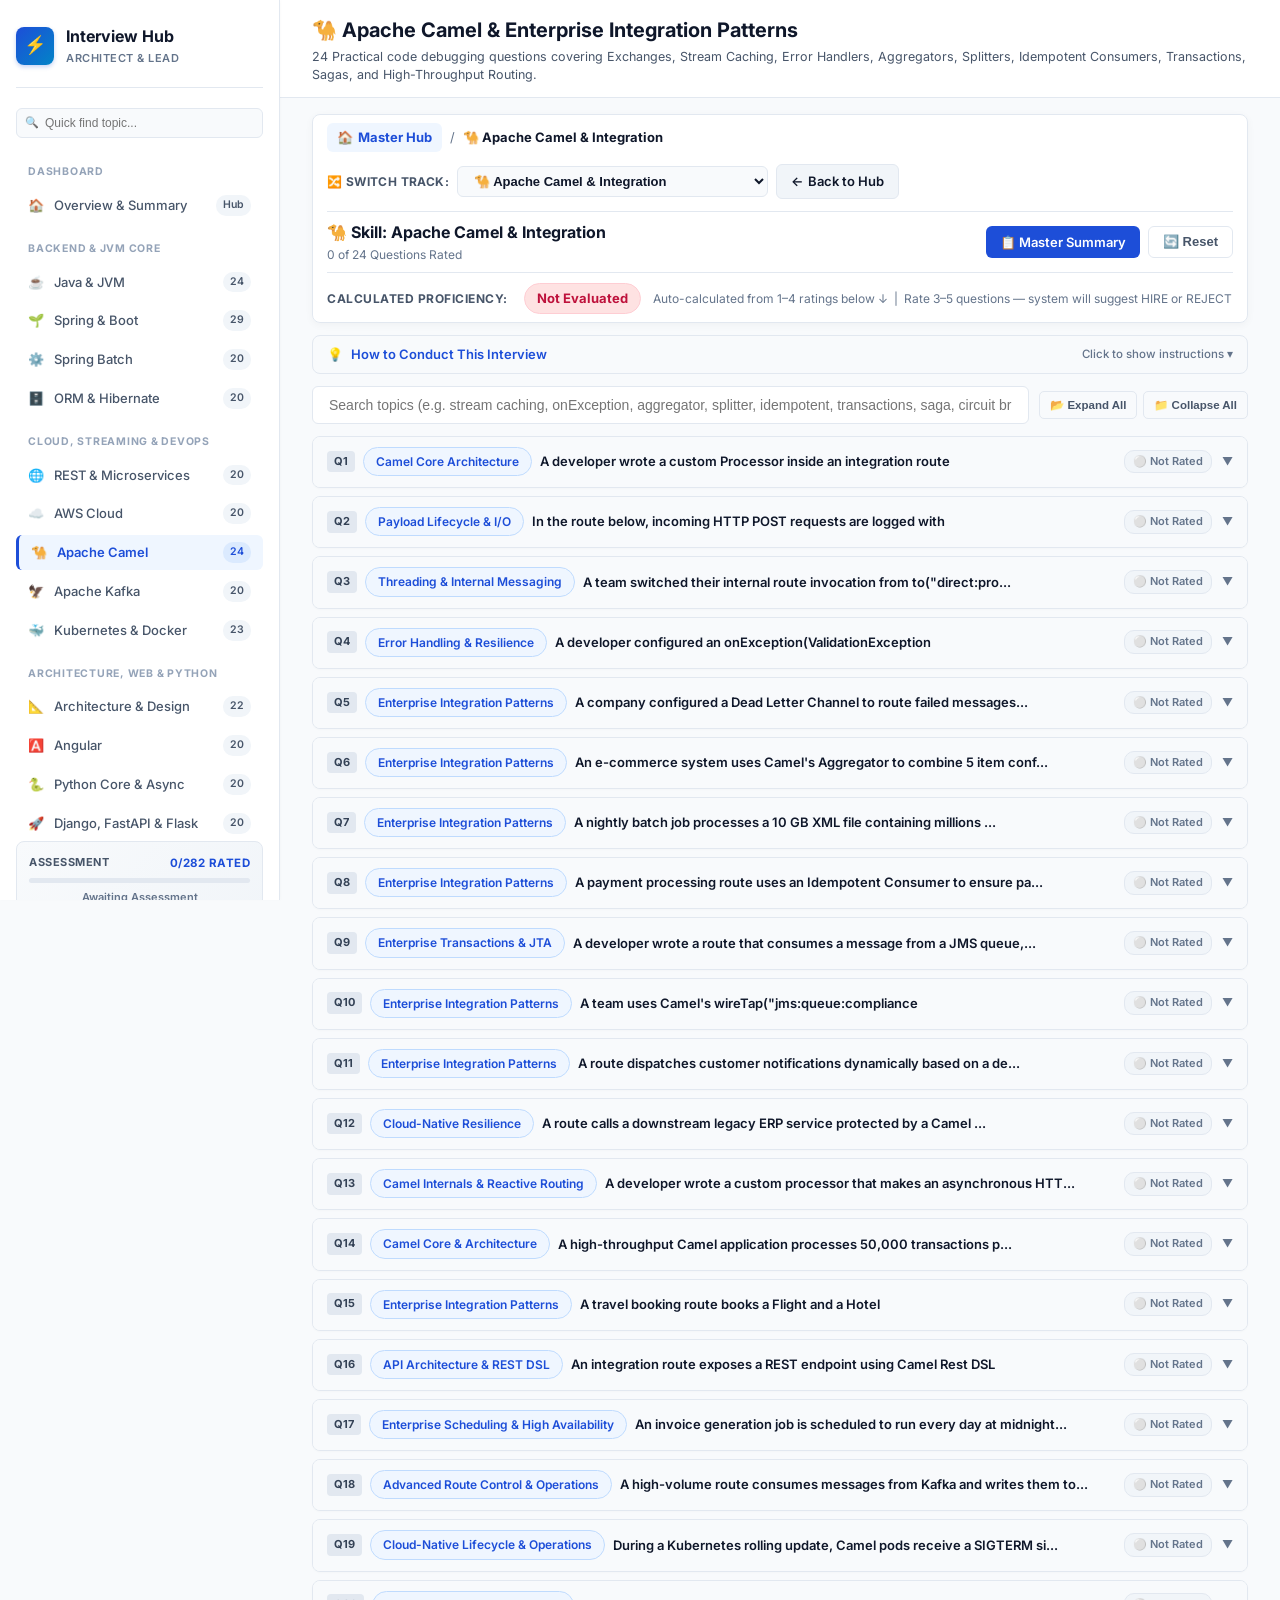
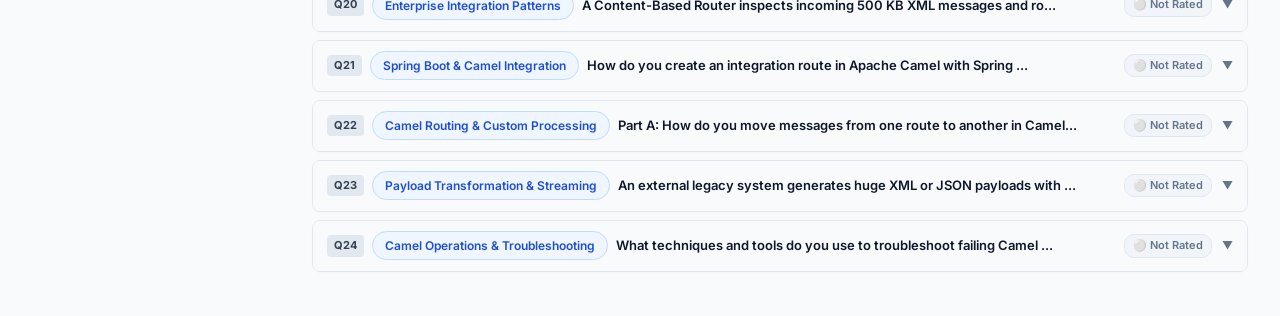
<file: interview-questions/camel.html>
<!DOCTYPE html>
<html lang="en">
<head>
    <meta charset="UTF-8">
    <meta name="viewport" content="width=device-width, initial-scale=1.0">
    <title>Apache Camel & Enterprise Integration | Practical Code Debugging</title>
    <link rel="stylesheet" href="css/styles.css">
</head>
<body>
                <!-- Sidebar Navigation -->
    <aside class="sidebar">
        <div class="brand">
            <div class="brand-icon">⚡</div>
            <div class="brand-title">
                <h2>Interview Hub</h2>
                <p>Architect & Lead</p>
            </div>
        </div>

        <!-- Real-Time Topic Filter Search -->
        <div class="sidebar-search-box">
            <span class="sidebar-search-icon">🔍</span>
            <input type="text" class="sidebar-search-input" placeholder="Quick find topic..." onkeyup="filterSidebarTopics(this.value)" aria-label="Filter topics">
        </div>

        <ul class="nav-links">
            <li class="nav-section-title">Dashboard</li>
            <li><a href="index.html" class="nav-link"><span>🏠</span> Overview & Summary<span class="nav-badge">Hub</span></a></li>

            <li class="nav-section-title">Backend & JVM Core</li>
            <li><a href="java.html" class="nav-link"><span>☕</span> Java & JVM<span class="nav-badge">24</span></a></li>
            <li><a href="spring-spring-boot.html" class="nav-link"><span>🌱</span> Spring & Boot<span class="nav-badge">29</span></a></li>
            <li><a href="spring-batch.html" class="nav-link"><span>⚙️</span> Spring Batch<span class="nav-badge">20</span></a></li>
            <li><a href="orm-hibernate-jpa.html" class="nav-link"><span>🗄️</span> ORM & Hibernate<span class="nav-badge">20</span></a></li>

            <li class="nav-section-title">Cloud, Streaming & DevOps</li>
            <li><a href="rest-api-microservices.html" class="nav-link"><span>🌐</span> REST & Microservices<span class="nav-badge">20</span></a></li>
            <li><a href="aws-deployment.html" class="nav-link"><span>☁️</span> AWS Cloud<span class="nav-badge">20</span></a></li>
            <li><a href="camel.html" class="nav-link active"><span>🐪</span> Apache Camel<span class="nav-badge">24</span></a></li>
            <li><a href="kafka.html" class="nav-link"><span>🦅</span> Apache Kafka<span class="nav-badge">20</span></a></li>
            <li><a href="kubernetes-docker.html" class="nav-link"><span>🐳</span> Kubernetes & Docker<span class="nav-badge">23</span></a></li>

            <li class="nav-section-title">Architecture, Web & Python</li>
            <li><a href="architecture-design.html" class="nav-link"><span>📐</span> Architecture & Design<span class="nav-badge">22</span></a></li>
            <li><a href="angular.html" class="nav-link"><span>🅰️</span> Angular<span class="nav-badge">20</span></a></li>
            <li><a href="python-core.html" class="nav-link"><span>🐍</span> Python Core & Async<span class="nav-badge">20</span></a></li>
            <li><a href="python-web-frameworks.html" class="nav-link"><span>🚀</span> Django, FastAPI & Flask<span class="nav-badge">20</span></a></li>
        </ul>

        <!-- Live Candidate Assessment Mini-Card -->
        <div class="sidebar-footer-card">
            <div class="sfc-row">
                <span class="sfc-label">Assessment</span>
                <span class="sfc-val" id="sidebarMiniCount">0/292 Rated</span>
            </div>
            <div class="sfc-bar"><div class="sfc-fill" id="sidebarMiniFill" style="width: 0%;"></div></div>
            <div class="sfc-status" id="sidebarMiniStatus">Awaiting Ratings</div>
        </div>
    </aside>

    <!-- Main Content Area -->
    <main class="main-wrapper">
        <header class="header">
            <h1>🐪 Apache Camel & Enterprise Integration Patterns</h1>
            <p>24 Practical code debugging questions covering Exchanges, Stream Caching, Error Handlers, Aggregators, Splitters, Idempotent Consumers, Transactions, Sagas, and High-Throughput Routing.</p>
        </header>

        <div class="content-container">

            <!-- SKILL-LEVEL EVALUATION STICKY BAR -->
            <div class="skill-evaluation-bar">
                <div class="skill-eval-top-row">
                    <div class="skill-title-block">
                        <h3>🐪 Skill: Apache Camel & Integration</h3>
                        <p id="statEvaluatedCount">0 of 20 Questions Rated</p>
                    </div>
                    <div class="scorecard-actions" style="display: flex; gap: 8px;">
                        <a href="index.html" class="btn-primary" style="padding: 6px 14px; font-size: 13px;">📋 Master Summary</a>
                        <button class="btn-outline" style="padding: 6px 14px; font-size: 13px;" onclick="resetSkillData('camel')">🔄 Reset</button>
                    </div>
                </div>
                <div class="skill-eval-controls">
                    <div style="display:flex; align-items:center; gap:12px; flex-wrap:wrap;">
                        <span class="proficiency-label">Calculated Proficiency:</span>
                        <span class="verdict-badge none" id="statVerdict">Not Rated Yet</span>
                        <span style="font-size:12px; color:var(--text-muted);">Auto-calculated from 1–4 ratings below ↓ &nbsp;|&nbsp; Rate 3–5 questions — system will suggest HIRE or REJECT</span>
                    </div>
                </div>
            </div>

            <!-- Guidelines Box -->
            <div class="guideline-box">
                <div class="icon">💡</div>
                <div>
                    <h3>How to Conduct This Interview</h3>
                    <p>
                        Choose <strong>3 to 5 questions</strong> from below. Click <strong>"💻 View Code Snippet"</strong> to open the challenge in a popup modal, and click <strong>"Copy to Clipboard"</strong> to paste it into your candidate's shared live coding pad.
                        The code snippets contain <strong>no giveaway comments</strong>. Rate the candidate's response using the <strong>1 to 4 rating scale</strong> (Cannot Explain, Partial, Good, Expert). The system automatically calculates domain proficiency and the overall hiring recommendation.
                    </p>
                </div>
            </div>

            <!-- Search Filter Bar -->
            <div class="filter-bar">
                <input type="text" id="searchInput" class="search-input" placeholder="Search topics (e.g. stream caching, onException, aggregator, splitter, idempotent, transactions, saga, circuit breaker)..." onkeyup="filterQuestions()">
            </div>

            <div id="questionsContainer">

                <!-- QUESTION 1: Exchange Message Model & Header Propagation -->
                <div class="question-card" id="q-1" data-keywords="camel exchange in out message headers properties getmessage">
                    <div class="card-header">
                        <span class="concept-badge">Camel Core Architecture</span>
                        <span class="q-number">Question 1 of 24</span>
                    </div>
                    <div class="card-body">
                        <div class="section-block">
                            <div class="section-title">📌 1. Concept Covered</div>
                            <div class="concept-text">
                                Camel <code>Exchange</code> Message Model: Differences between <code>getIn()</code>, <code>getOut()</code> (Camel 2 legacy trap), <code>getMessage()</code> (Camel 3/4 standard), and Exchange Properties vs Message Headers lifecycle across pipeline steps.
                            </div>
                        </div>

                        <div class="section-block">
                            <div class="section-title">❓ 2. Question</div>
                            <div class="question-title">
                                A developer wrote a custom <code>Processor</code> inside an integration route. After this processor runs, downstream processors report that all previous HTTP/JMS headers suddenly vanished.
                                <br><br>
                                <strong>Part A:</strong> Why did calling <code>exchange.getOut().setBody(...)</code> erase all existing headers from the exchange?
                                <br>
                                <strong>Part B:</strong> What is the modern Camel 3 & 4 idiomatic replacement for mutating messages, and when should you use Exchange Properties instead of Message Headers?
                                <br>
                                <strong>Part C (Deep Probe):</strong> How does the message flow change when an endpoint uses InOnly (Event Message) vs InOut (Request-Reply)?
                            </div>
                        </div>

                        <div class="section-block">
                            <div class="section-title">💻 3. Code Challenge</div>
                            <div class="card-btn-group">
                                <button class="btn-view-code" onclick="openCodeSnippetModal('1', 'ExchangeHeaderProcessor.java')">
                                    💻 View Code Snippet (Popup)
                                </button>
                                <button class="btn-view-solution" onclick="openSolutionModal('1')">
                                    👁️ View Solution &amp; Evaluation (Popup)
                                </button>
                            </div>
                            <div id="snippet-1" style="display:none;">public class OrderEnrichmentProcessor implements Processor {
    @Override
    public void process(Exchange exchange) throws Exception {
        String payload = exchange.getIn().getBody(String.class);
        String enrichedPayload = payload + " [VERIFIED]";
        
        exchange.getOut().setBody(enrichedPayload);
        exchange.getOut().setHeader("X-Audit-Status", "SUCCESS");
    }
}

public class OrderRoute extends RouteBuilder {
    @Override
    public void configure() {
        from("jms:queue:orders.in")
            .setHeader("CorrelationId", constant("ORD-998811"))
            .setHeader("TenantId", constant("US-EAST"))
            .process(new OrderEnrichmentProcessor())
            .to("http://billing-service/api/charge");
    }
}</div>
                        </div>

                        <div class="question-rating-panel">
                            <span class="rating-panel-label">🎯 Answer Quality:</span>
                            <div class="star-rating-group" id="star-group-1">
                                <button class="star-btn" data-rating="1" onclick="setQuestionRating('camel', 1, 1, 'Exchange Message model, getOut() header wipeout, and properties vs headers')"><span class="star-num">1</span><span class="star-label">Cannot Explain</span></button>
                                <button class="star-btn" data-rating="2" onclick="setQuestionRating('camel', 1, 2, 'Exchange Message model, getOut() header wipeout, and properties vs headers')"><span class="star-num">2</span><span class="star-label">Partial</span></button>
                                <button class="star-btn" data-rating="3" onclick="setQuestionRating('camel', 1, 3, 'Exchange Message model, getOut() header wipeout, and properties vs headers')"><span class="star-num">3</span><span class="star-label">Good</span></button>
                                <button class="star-btn" data-rating="4" onclick="setQuestionRating('camel', 1, 4, 'Exchange Message model, getOut() header wipeout, and properties vs headers')"><span class="star-num">4</span><span class="star-label">Expert</span></button>
                            </div>
                            <span class="q-score-display" id="q-score-1">Not Rated</span>
                        </div>

                        <div class="solution-content">
                            <div class="solution-heading">Answer Key & Deep-Dive Explanation</div>
                            <p style="font-size: 13px; color: var(--text-secondary); margin-bottom: 8px;">
                                <strong>Answer to Part A:</strong> In Camel, calling <code>exchange.getOut()</code> instantiates a brand new, empty <code>DefaultMessage</code>. Unless headers are explicitly copied from <code>In</code> to <code>Out</code> via <code>exchange.getOut().copyFrom(exchange.getIn())</code>, all prior headers (e.g. <code>CorrelationId</code>, <code>TenantId</code>) are permanently lost.
                            </p>
                            <p style="font-size: 13px; color: var(--text-secondary); margin-bottom: 8px;">
                                <strong>Answer to Part B:</strong> In modern Camel (Camel 3 & 4), <code>getOut()</code> is heavily discouraged and deprecated. Use <code>exchange.getMessage()</code>, which operates directly on the current active message in place and preserves all headers. Use <strong>Exchange Properties</strong> for route-internal state that should never leak out to external protocols (like HTTP query params or JMS headers), and <strong>Message Headers</strong> for protocol-level metadata.
                            </p>
                            <p style="font-size: 13px; color: var(--text-secondary); margin-bottom: 8px;">
                                <strong>Answer to Part C (Deep Probe):</strong> In <strong>InOnly</strong> (one-way fire-and-forget), the consumer does not expect a response; the exchange terminates without an Out message. In <strong>InOut</strong> (request-reply), Camel expects a reply message; if `getOut()` is populated, it becomes the reply sent back to the caller.
                            </p>
                            <div class="code-wrapper">
                                <div class="code-header"><span>Correct Fix</span><span class="code-lang">Java</span></div>
                                <pre><code>public class OrderEnrichmentProcessor implements Processor {
    @Override
    public void process(Exchange exchange) throws Exception {
        Message message = exchange.getMessage(); // Camel 3/4 standard
        String payload = message.getBody(String.class);
        String enrichedPayload = payload + " [VERIFIED]";
        
        message.setBody(enrichedPayload);
        message.setHeader("X-Audit-Status", "SUCCESS");
        // All existing headers (CorrelationId, TenantId) remain intact!
    }
}</code></pre>
                            </div>
                            <div class="evaluation-grid">
                                <div class="eval-box eval-bad">
                                    <div class="eval-box-title">⚠️ Junior / Unacceptable Response</div>
                                    <ul class="eval-checklist">
                                        <li>Does not know why headers disappeared; thinks Camel automatically merges In and Out.</li>
                                        <li>Proposes re-setting the headers manually one by one inside the processor.</li>
                                        <li>Unaware that <code>getOut()</code> is deprecated in modern Camel 3/4.</li>
                                    </ul>
                                </div>
                                <div class="eval-box eval-good">
                                    <div class="eval-box-title">🌟 Architect-Level Response</div>
                                    <ul class="eval-checklist">
                                        <li>Immediately identifies <code>getOut()</code> creating a fresh message container with empty headers.</li>
                                        <li>Explains the Camel 3 architectural migration to unified <code>exchange.getMessage()</code>.</li>
                                        <li>Clearly distinguishes Exchange Properties (JVM/route-scoped) from Message Headers (wire-transmitted protocol headers).</li>
                                    </ul>
                                </div>
                            </div>
                        </div>
                    </div>
                </div>

                <!-- QUESTION 2: Stream Caching Pitfall -->
                <div class="question-card" id="q-2" data-keywords="camel stream caching inputstream empty body http jms reset">
                    <div class="card-header">
                        <span class="concept-badge">Payload Lifecycle & I/O</span>
                        <span class="q-number">Question 2 of 24</span>
                    </div>
                    <div class="card-body">
                        <div class="section-block">
                            <div class="section-title">📌 1. Concept Covered</div>
                            <div class="concept-text">
                                <strong>Stream Caching</strong> in Camel: How non-repeatable input streams (from HTTP, files, or JMS) are consumed by logging or verification steps, causing downstream processors to receive an empty body.
                            </div>
                        </div>

                        <div class="section-block">
                            <div class="section-title">❓ 2. Question</div>
                            <div class="question-title">
                                In the route below, incoming HTTP POST requests are logged with <code>.log("Received: ${body}")</code>. Immediately afterwards, the payload is sent to an external payment service via <code>.to("http://payment...")</code>. However, the payment service constantly throws an HTTP 400 Bad Request complaining of an empty payload.
                                <br><br>
                                <strong>Part A:</strong> Why is the payment service receiving an empty body after the <code>.log()</code> step executes?
                                <br>
                                <strong>Part B:</strong> How do you fix this route to enable repeatable reads without exhausting JVM heap memory on large payloads?
                                <br>
                                <strong>Part C (Deep Probe):</strong> How does Camel's <code>StreamCache</code> handle spooling to disk when payloads exceed threshold limits?
                            </div>
                        </div>

                        <div class="section-block">
                            <div class="section-title">💻 3. Code Challenge</div>
                            <div class="card-btn-group">
                                <button class="btn-view-code" onclick="openCodeSnippetModal('2', 'StreamCachingRoute.java')">
                                    💻 View Code Snippet (Popup)
                                </button>
                                <button class="btn-view-solution" onclick="openSolutionModal('2')">
                                    👁️ View Solution &amp; Evaluation (Popup)
                                </button>
                            </div>
                            <div id="snippet-2" style="display:none;">public class PaymentGatewayRoute extends RouteBuilder {
    @Override
    public void configure() {
        from("jetty:http://0.0.0.0:8080/api/checkout")
            .log("Incoming checkout payload: ${body}")
            .process(new AuditLogProcessor()) // Reads exchange.getMessage().getBody(InputStream.class)
            .to("http://external-payment-engine/process");
    }
}</div>
                        </div>

                        <div class="question-rating-panel">
                            <span class="rating-panel-label">🎯 Answer Quality:</span>
                            <div class="star-rating-group" id="star-group-2">
                                <button class="star-btn" data-rating="1" onclick="setQuestionRating('camel', 2, 1, 'Stream caching, non-repeatable streams, and disk spooling')"><span class="star-num">1</span><span class="star-label">Cannot Explain</span></button>
                                <button class="star-btn" data-rating="2" onclick="setQuestionRating('camel', 2, 2, 'Stream caching, non-repeatable streams, and disk spooling')"><span class="star-num">2</span><span class="star-label">Partial</span></button>
                                <button class="star-btn" data-rating="3" onclick="setQuestionRating('camel', 2, 3, 'Stream caching, non-repeatable streams, and disk spooling')"><span class="star-num">3</span><span class="star-label">Good</span></button>
                                <button class="star-btn" data-rating="4" onclick="setQuestionRating('camel', 2, 4, 'Stream caching, non-repeatable streams, and disk spooling')"><span class="star-num">4</span><span class="star-label">Expert</span></button>
                            </div>
                            <span class="q-score-display" id="q-score-2">Not Rated</span>
                        </div>

                        <div class="solution-content">
                            <div class="solution-heading">Answer Key & Deep-Dive Explanation</div>
                            <p style="font-size: 13px; color: var(--text-secondary); margin-bottom: 8px;">
                                <strong>Answer to Part A:</strong> HTTP and Jetty endpoints supply the payload as an <code>InputStream</code>. InputStreams are forward-only, non-repeatable streams. When <code>.log("${body}")</code> or <code>AuditLogProcessor</code> reads the bytes to completion, the stream pointer reaches EOF. Downstream <code>.to("http...")</code> attempts to read the stream and encounters 0 bytes remaining.
                            </p>
                            <p style="font-size: 13px; color: var(--text-secondary); margin-bottom: 8px;">
                                <strong>Answer to Part B:</strong> Enable <code>streamCaching()</code> on the route or globally on the <code>CamelContext</code>. Camel wraps the stream in a re-readable <code>StreamCache</code> object that automatically calls <code>reset()</code> before subsequent pipeline processors read it.
                            </p>
                            <p style="font-size: 13px; color: var(--text-secondary); margin-bottom: 8px;">
                                <strong>Answer to Part C (Deep Probe):</strong> Camel's <code>StreamCachingStrategy</code> keeps small streams in memory (default 128 KB buffer) and automatically spools payloads exceeding <code>spoolThreshold</code> to temporary files on disk (<code>java.io.tmpdir/camel/camel-tmp-...</code>). When the exchange finishes, the temp files are deleted, preventing OutOfMemoryErrors.
                            </p>
                            <div class="code-wrapper">
                                <div class="code-header"><span>Correct Fix</span><span class="code-lang">Java</span></div>
                                <pre><code>public class PaymentGatewayRoute extends RouteBuilder {
    @Override
    public void configure() {
        // Enable stream caching on route level (or camelContext.setStreamCaching(true))
        from("jetty:http://0.0.0.0:8080/api/checkout")
            .streamCaching()
            .log("Incoming checkout payload: ${body}")
            .process(new AuditLogProcessor())
            .to("http://external-payment-engine/process");
    }
}</code></pre>
                            </div>
                            <div class="evaluation-grid">
                                <div class="eval-box eval-bad">
                                    <div class="eval-box-title">⚠️ Junior / Unacceptable Response</div>
                                    <ul class="eval-checklist">
                                        <li>Suggests converting the stream to a Java <code>String</code> via <code>convertBodyTo(String.class)</code> without realizing that loads multi-GB files directly into memory.</li>
                                        <li>Unaware that HTTP/Servlet InputStreams are consumed once and cannot be reread without explicit caching.</li>
                                    </ul>
                                </div>
                                <div class="eval-box eval-good">
                                    <div class="eval-box-title">🌟 Architect-Level Response</div>
                                    <ul class="eval-checklist">
                                        <li>Explains the difference between repeatable streams and non-repeatable forward-only streams.</li>
                                        <li>Proposes <code>.streamCaching()</code> and configures <code>spoolThreshold</code> and spool directory for production hardening.</li>
                                        <li>Explains Camel's automatic cleanup hook when the Exchange completes.</li>
                                    </ul>
                                </div>
                            </div>
                        </div>
                    </div>
                </div>

                <!-- QUESTION 3: direct vs seda vs disruptor -->
                <div class="question-card" id="q-3" data-keywords="camel direct seda disruptor threading transaction boundary concurrency">
                    <div class="card-header">
                        <span class="concept-badge">Threading & Internal Messaging</span>
                        <span class="q-number">Question 3 of 24</span>
                    </div>
                    <div class="card-body">
                        <div class="section-block">
                            <div class="section-title">📌 1. Concept Covered</div>
                            <div class="concept-text">
                                Concurrency & Routing Mechanics: Differences between <code>direct:</code>, <code>seda:</code>, and <code>disruptor:</code> components, thread handoff, backpressure, and transaction boundary consequences.
                            </div>
                        </div>

                        <div class="section-block">
                            <div class="section-title">❓ 2. Question</div>
                            <div class="question-title">
                                A team switched their internal route invocation from <code>to("direct:processOrder")</code> to <code>to("seda:processOrder")</code> to improve throughput. Soon after, two major production issues emerged:
                                1. Database transactions initiated in the parent route were no longer rolling back when <code>processOrder</code> threw an exception.
                                2. Under heavy load, the JVM crashed with <code>OutOfMemoryError</code>.
                                <br><br>
                                <strong>Part A:</strong> Why did the transaction boundary break when switching to <code>seda:</code>?
                                <br>
                                <strong>Part B:</strong> What caused the <code>OutOfMemoryError</code> under heavy load, and how do you configure <code>seda:</code> to apply backpressure?
                                <br>
                                <strong>Part C (Deep Probe):</strong> What is the difference between <code>seda:</code> and <code>disruptor:</code>, and when would an architect choose LMAX Disruptor?
                            </div>
                        </div>

                        <div class="section-block">
                            <div class="section-title">💻 3. Code Challenge</div>
                            <div class="card-btn-group">
                                <button class="btn-view-code" onclick="openCodeSnippetModal('3', 'DirectVsSedaRoute.java')">
                                    💻 View Code Snippet (Popup)
                                </button>
                                <button class="btn-view-solution" onclick="openSolutionModal('3')">
                                    👁️ View Solution &amp; Evaluation (Popup)
                                </button>
                            </div>
                            <div id="snippet-3" style="display:none;">public class OrderTransactionRoute extends RouteBuilder {
    @Override
    public void configure() {
        from("jms:queue:rawOrders")
            .transacted()
            .to("sql:INSERT INTO raw_orders ...")
            .to("seda:processOrder"); // Switched from direct:processOrder

        from("seda:processOrder")
            .to("sql:INSERT INTO processed_orders ...")
            .process(new ValidationProcessor()); // If this throws, DB rollback fails!
    }
}</div>
                        </div>

                        <div class="question-rating-panel">
                            <span class="rating-panel-label">🎯 Answer Quality:</span>
                            <div class="star-rating-group" id="star-group-3">
                                <button class="star-btn" data-rating="1" onclick="setQuestionRating('camel', 3, 1, 'direct vs seda vs disruptor, thread boundaries, and transaction propagation')"><span class="star-num">1</span><span class="star-label">Cannot Explain</span></button>
                                <button class="star-btn" data-rating="2" onclick="setQuestionRating('camel', 3, 2, 'direct vs seda vs disruptor, thread boundaries, and transaction propagation')"><span class="star-num">2</span><span class="star-label">Partial</span></button>
                                <button class="star-btn" data-rating="3" onclick="setQuestionRating('camel', 3, 3, 'direct vs seda vs disruptor, thread boundaries, and transaction propagation')"><span class="star-num">3</span><span class="star-label">Good</span></button>
                                <button class="star-btn" data-rating="4" onclick="setQuestionRating('camel', 3, 4, 'direct vs seda vs disruptor, thread boundaries, and transaction propagation')"><span class="star-num">4</span><span class="star-label">Expert</span></button>
                            </div>
                            <span class="q-score-display" id="q-score-3">Not Rated</span>
                        </div>

                        <div class="solution-content">
                            <div class="solution-heading">Answer Key & Deep-Dive Explanation</div>
                            <p style="font-size: 13px; color: var(--text-secondary); margin-bottom: 8px;">
                                <strong>Answer to Part A:</strong> <code>direct:</code> executes synchronously in the exact same caller thread. Thus, ThreadLocal-based transaction contexts (Spring TX / JTA) propagate seamlessly. <code>seda:</code> hands off the exchange to an internal <code>LinkedBlockingQueue</code> consumed by separate worker threads. The transaction context is bound to ThreadLocal and cannot cross the thread boundary; the JMS transaction commits as soon as the message lands in the SEDA queue!
                            </p>
                            <p style="font-size: 13px; color: var(--text-secondary); margin-bottom: 8px;">
                                <strong>Answer to Part B:</strong> By default, SEDA queues have an unbounded capacity (or very high default). When producer rate exceeds consumer processing capacity, exchanges queue up indefinitely, consuming the JVM heap until OOM. Configure <code>seda:processOrder?size=500&blockWhenFull=true</code> to enforce backpressure.
                            </p>
                            <p style="font-size: 13px; color: var(--text-secondary); margin-bottom: 8px;">
                                <strong>Answer to Part C (Deep Probe):</strong> <code>seda:</code> uses standard Java <code>BlockingQueue</code>, which relies on OS mutex locks and thread context switching. <code>disruptor:</code> uses the lock-free LMAX Disruptor ring buffer pattern, achieving millions of messages per second with microsecond latency and zero lock contention.
                            </p>
                            <div class="code-wrapper">
                                <div class="code-header"><span>Correct Fix</span><span class="code-lang">Java</span></div>
                                <pre><code>// For transactional integrity, stick to direct: (synchronous thread execution)
from("jms:queue:rawOrders")
    .transacted()
    .to("sql:INSERT INTO raw_orders ...")
    .to("direct:processOrder");

from("direct:processOrder")
    .to("sql:INSERT INTO processed_orders ...")
    .process(new ValidationProcessor()); // Exception triggers full JTA/JMS rollback</code></pre>
                            </div>
                            <div class="evaluation-grid">
                                <div class="eval-box eval-bad">
                                    <div class="eval-box-title">⚠️ Junior / Unacceptable Response</div>
                                    <ul class="eval-checklist">
                                        <li>Thinks <code>seda:</code> is an external message broker like ActiveMQ.</li>
                                        <li>Does not understand that database transactions rely on <code>ThreadLocal</code>.</li>
                                        <li>Cannot explain how to apply backpressure to an in-memory queue.</li>
                                    </ul>
                                </div>
                                <div class="eval-box eval-good">
                                    <div class="eval-box-title">🌟 Architect-Level Response</div>
                                    <ul class="eval-checklist">
                                        <li>Articulates that <code>direct:</code> guarantees single-threaded transactional context propagation.</li>
                                        <li>Explains that <code>seda:</code> breaks transactional boundaries and requires bounded queue size + <code>blockWhenFull=true</code>.</li>
                                        <li>Evaluates LMAX Disruptor for sub-millisecond, lock-free inter-thread communication.</li>
                                    </ul>
                                </div>
                            </div>
                        </div>
                    </div>
                </div>

                <!-- QUESTION 4: onException vs errorHandler (handled vs continued) -->
                <div class="question-card" id="q-4" data-keywords="camel onexception errorhandler handled continued redelivery exception">
                    <div class="card-header">
                        <span class="concept-badge">Error Handling & Resilience</span>
                        <span class="q-number">Question 4 of 24</span>
                    </div>
                    <div class="card-body">
                        <div class="section-block">
                            <div class="section-title">📌 1. Concept Covered</div>
                            <div class="concept-text">
                                Camel Error Handling Architecture: <code>errorHandler()</code> vs <code>onException()</code>, and the critical behavioral difference between <code>handled(true)</code>, <code>continued(true)</code>, and default unhandled propagation.
                            </div>
                        </div>

                        <div class="section-block">
                            <div class="section-title">❓ 2. Question</div>
                            <div class="question-title">
                                A developer configured an <code>onException(ValidationException.class)</code> block. When testing, two unexpected behaviors occur:
                                1. In Route A with <code>handled(true)</code>, when an exception occurs, the HTTP client gets an HTTP 200 OK response with a custom JSON error, but downstream steps in the route never execute.
                                2. In Route B with <code>continued(true)</code>, when an exception occurs, the subsequent database insert step still runs, inserting corrupted data!
                                <br><br>
                                <strong>Part A:</strong> What is the exact difference between <code>handled(true)</code> and <code>continued(true)</code>?
                                <br>
                                <strong>Part B:</strong> If you want the route to stop immediately, mark the transaction for rollback, and return an HTTP 400 Bad Request to the caller, how must <code>onException()</code> be configured?
                                <br>
                                <strong>Part C (Deep Probe):</strong> What is the difference between route-scoped <code>onException()</code> and context-scoped <code>onException()</code>?
                            </div>
                        </div>

                        <div class="section-block">
                            <div class="section-title">💻 3. Code Challenge</div>
                            <div class="card-btn-group">
                                <button class="btn-view-code" onclick="openCodeSnippetModal('4', 'CamelErrorHandlerRoute.java')">
                                    💻 View Code Snippet (Popup)
                                </button>
                                <button class="btn-view-solution" onclick="openSolutionModal('4')">
                                    👁️ View Solution &amp; Evaluation (Popup)
                                </button>
                            </div>
                            <div id="snippet-4" style="display:none;">public class OrderValidationRoute extends RouteBuilder {
    @Override
    public void configure() {
        onException(OrderValidationException.class)
            .continued(true) // Team used continued(true) here
            .transform().constant("{\"status\": \"VALIDATION_FAILED\"}")
            .setHeader(Exchange.HTTP_RESPONSE_CODE, constant(400));

        from("netty-http:http://0.0.0.0:8080/order")
            .process(new OrderValidationProcessor()) // Throws OrderValidationException
            .to("jdbc:dataSource"); // Still executes and inserts broken payload!
    }
}</div>
                        </div>

                        <div class="question-rating-panel">
                            <span class="rating-panel-label">🎯 Answer Quality:</span>
                            <div class="star-rating-group" id="star-group-4">
                                <button class="star-btn" data-rating="1" onclick="setQuestionRating('camel', 4, 1, 'onException, handled vs continued, and HTTP response code mapping')"><span class="star-num">1</span><span class="star-label">Cannot Explain</span></button>
                                <button class="star-btn" data-rating="2" onclick="setQuestionRating('camel', 4, 2, 'onException, handled vs continued, and HTTP response code mapping')"><span class="star-num">2</span><span class="star-label">Partial</span></button>
                                <button class="star-btn" data-rating="3" onclick="setQuestionRating('camel', 4, 3, 'onException, handled vs continued, and HTTP response code mapping')"><span class="star-num">3</span><span class="star-label">Good</span></button>
                                <button class="star-btn" data-rating="4" onclick="setQuestionRating('camel', 4, 4, 'onException, handled vs continued, and HTTP response code mapping')"><span class="star-num">4</span><span class="star-label">Expert</span></button>
                            </div>
                            <span class="q-score-display" id="q-score-4">Not Rated</span>
                        </div>

                        <div class="solution-content">
                            <div class="solution-heading">Answer Key & Deep-Dive Explanation</div>
                            <p style="font-size: 13px; color: var(--text-secondary); margin-bottom: 8px;">
                                <strong>Answer to Part A:</strong> 
                                <br>• <code>handled(true)</code> catches the exception, suppresses it, stops route execution, and sends the transformed response back to the caller as a normal successful completion.
                                <br>• <code>continued(true)</code> catches the exception, suppresses it, but <strong>resumes execution from the very next processor in the route</strong> as if no error occurred! That is why the JDBC insert still executed.
                            </p>
                            <p style="font-size: 13px; color: var(--text-secondary); margin-bottom: 8px;">
                                <strong>Answer to Part B:</strong> Use <code>handled(true)</code>, set the HTTP response code header to 400, format the error response, and if transacted, call <code>markRollbackOnly()</code>.
                            </p>
                            <p style="font-size: 13px; color: var(--text-secondary); margin-bottom: 8px;">
                                <strong>Answer to Part C (Deep Probe):</strong> Context-scoped <code>onException()</code> is defined outside routes in <code>configure()</code> and acts as a global handler across all routes. Route-scoped <code>onException()</code> is chained directly inside a <code>from(...)</code> block and takes precedence over context-scoped handlers for that route.
                            </p>
                            <div class="code-wrapper">
                                <div class="code-header"><span>Correct Fix</span><span class="code-lang">Java</span></div>
                                <pre><code>public class OrderValidationRoute extends RouteBuilder {
    @Override
    public void configure() {
        onException(OrderValidationException.class)
            .handled(true) // Suppresses exception, halts route, returns response
            .setHeader(Exchange.HTTP_RESPONSE_CODE, constant(400))
            .setHeader(Exchange.CONTENT_TYPE, constant("application/json"))
            .setBody(constant("{\"error\": \"Order validation failed\", \"code\": 400}"));

        from("netty-http:http://0.0.0.0:8080/order")
            .process(new OrderValidationProcessor())
            .to("jdbc:dataSource"); // Halts immediately on validation failure!
    }
}</code></pre>
                            </div>
                            <div class="evaluation-grid">
                                <div class="eval-box eval-bad">
                                    <div class="eval-box-title">⚠️ Junior / Unacceptable Response</div>
                                    <ul class="eval-checklist">
                                        <li>Thinks <code>continued(true)</code> continues retrying the failed step.</li>
                                        <li>Cannot explain why downstream JDBC executed despite an exception.</li>
                                    </ul>
                                </div>
                                <div class="eval-box eval-good">
                                    <div class="eval-box-title">🌟 Architect-Level Response</div>
                                    <ul class="eval-checklist">
                                        <li>Clearly states that <code>continued(true)</code> swallows the error and proceeds down the pipeline.</li>
                                        <li>Explains that <code>handled(true)</code> halts downstream steps and produces an immediate reply.</li>
                                        <li>Understands how <code>markRollbackOnly()</code> interacts with JMS and JDBC transactions.</li>
                                    </ul>
                                </div>
                            </div>
                        </div>
                    </div>
                </div>

                <!-- QUESTION 5: Dead Letter Channel & Redelivery Policies -->
                <div class="question-card" id="q-5" data-keywords="camel dead letter channel dlc redelivery backoff multiplier poison pill">
                    <div class="card-header">
                        <span class="concept-badge">Enterprise Integration Patterns</span>
                        <span class="q-number">Question 5 of 24</span>
                    </div>
                    <div class="card-body">
                        <div class="section-block">
                            <div class="section-title">📌 1. Concept Covered</div>
                            <div class="concept-text">
                                <strong>Dead Letter Channel (DLC)</strong> EIP: Redelivery policies, exponential backoff, collision with message broker transactions, and preserving original headers and root cause stack traces.
                            </div>
                        </div>

                        <div class="section-block">
                            <div class="section-title">❓ 2. Question</div>
                            <div class="question-title">
                                A company configured a Dead Letter Channel to route failed messages to <code>jms:queue:dead.letter</code>. However, when an unparseable poison pill message arrives:
                                1. The message redelivers 100 times per second, burning CPU and flooding logs.
                                2. When it finally lands in the Dead Letter Queue, operations engineers cannot see what exception caused the failure or which line of code broke.
                                <br><br>
                                <strong>Part A:</strong> How do you configure redelivery delay, maximum attempts, and exponential backoff?
                                <br>
                                <strong>Part B:</strong> Which exchange property or header holds the root-cause exception, and how do you ensure it is captured in the dead letter message?
                                <br>
                                <strong>Part C (Deep Probe):</strong> If the route is transactional (`from("jms:...").transacted()`), what happens if you configure a Camel Dead Letter Channel?
                            </div>
                        </div>

                        <div class="section-block">
                            <div class="section-title">💻 3. Code Challenge</div>
                            <div class="card-btn-group">
                                <button class="btn-view-code" onclick="openCodeSnippetModal('5', 'DeadLetterRoute.java')">
                                    💻 View Code Snippet (Popup)
                                </button>
                                <button class="btn-view-solution" onclick="openSolutionModal('5')">
                                    👁️ View Solution &amp; Evaluation (Popup)
                                </button>
                            </div>
                            <div id="snippet-5" style="display:none;">public class InventoryRoute extends RouteBuilder {
    @Override
    public void configure() {
        errorHandler(deadLetterChannel("jms:queue:inventory.dlq"));

        from("jms:queue:inventory.in")
            .process(new InventoryParserProcessor())
            .to("jdbc:dataSource");
    }
}</div>
                        </div>

                        <div class="question-rating-panel">
                            <span class="rating-panel-label">🎯 Answer Quality:</span>
                            <div class="star-rating-group" id="star-group-5">
                                <button class="star-btn" data-rating="1" onclick="setQuestionRating('camel', 5, 1, 'Dead Letter Channel, exponential backoff, and transactional conflicts')"><span class="star-num">1</span><span class="star-label">Cannot Explain</span></button>
                                <button class="star-btn" data-rating="2" onclick="setQuestionRating('camel', 5, 2, 'Dead Letter Channel, exponential backoff, and transactional conflicts')"><span class="star-num">2</span><span class="star-label">Partial</span></button>
                                <button class="star-btn" data-rating="3" onclick="setQuestionRating('camel', 5, 3, 'Dead Letter Channel, exponential backoff, and transactional conflicts')"><span class="star-num">3</span><span class="star-label">Good</span></button>
                                <button class="star-btn" data-rating="4" onclick="setQuestionRating('camel', 5, 4, 'Dead Letter Channel, exponential backoff, and transactional conflicts')"><span class="star-num">4</span><span class="star-label">Expert</span></button>
                            </div>
                            <span class="q-score-display" id="q-score-5">Not Rated</span>
                        </div>

                        <div class="solution-content">
                            <div class="solution-heading">Answer Key & Deep-Dive Explanation</div>
                            <p style="font-size: 13px; color: var(--text-secondary); margin-bottom: 8px;">
                                <strong>Answer to Part A:</strong> Configure a <code>RedeliveryPolicy</code> with <code>maximumRedeliveries(3)</code>, <code>redeliveryDelay(1000)</code>, <code>backOffMultiplier(2.0)</code>, and <code>useExponentialBackOff()</code>.
                            </p>
                            <p style="font-size: 13px; color: var(--text-secondary); margin-bottom: 8px;">
                                <strong>Answer to Part B:</strong> Camel preserves the caught exception in the exchange property <code>Exchange.EXCEPTION_CAUGHT</code>. Use <code>onPrepareFailure()</code> on the DLC to transfer this exception message and stack trace into a message header (e.g. <code>CamelExceptionCaught</code>) before dispatching to the DLQ.
                            </p>
                            <p style="font-size: 13px; color: var(--text-secondary); margin-bottom: 8px;">
                                <strong>Answer to Part C (Deep Probe):</strong> In a transacted route (`.transacted()`), the Camel DLC should generally NOT be used! Camel's DLC marks the exchange as handled, which tells the transaction manager that the exchange succeeded, causing the JMS transaction to commit! In transactional messaging, redelivery and DLQ should be delegated to the JMS broker's redelivery policy and broker DLQ.
                            </p>
                            <div class="code-wrapper">
                                <div class="code-header"><span>Correct Fix</span><span class="code-lang">Java</span></div>
                                <pre><code>public class InventoryRoute extends RouteBuilder {
    @Override
    public void configure() {
        errorHandler(deadLetterChannel("jms:queue:inventory.dlq")
            .maximumRedeliveries(3)
            .redeliveryDelay(1000)
            .backOffMultiplier(2.0)
            .useExponentialBackOff()
            .retryAttemptedLogLevel(LoggingLevel.WARN)
            .onPrepareFailure(exchange -> {
                Exception ex = exchange.getProperty(Exchange.EXCEPTION_CAUGHT, Exception.class);
                if (ex != null) {
                    exchange.getMessage().setHeader("FailedReason", ex.getMessage());
                    exchange.getMessage().setHeader("FailedClass", ex.getClass().getName());
                }
            }));

        from("jms:queue:inventory.in")
            .process(new InventoryParserProcessor())
            .to("jdbc:dataSource");
    }
}</code></pre>
                            </div>
                            <div class="evaluation-grid">
                                <div class="eval-box eval-bad">
                                    <div class="eval-box-title">⚠️ Junior / Unacceptable Response</div>
                                    <ul class="eval-checklist">
                                        <li>Does not know where Camel stores caught exceptions.</li>
                                        <li>Unaware that Camel DLC swallows exceptions and commits JMS transactions.</li>
                                    </ul>
                                </div>
                                <div class="eval-box eval-good">
                                    <div class="eval-box-title">🌟 Architect-Level Response</div>
                                    <ul class="eval-checklist">
                                        <li>Articulates the conflict between application-level DLC and broker-level XA transactions.</li>
                                        <li>Configures exponential backoff with jitter to prevent thunderous herd retries.</li>
                                        <li>Uses <code>onPrepareFailure</code> to enrich the DLQ message with root cause metadata for ops teams.</li>
                                    </ul>
                                </div>
                            </div>
                        </div>
                    </div>
                </div>

                <!-- QUESTION 6: Aggregator EIP & Completion Pitfalls -->
                <div class="question-card" id="q-6" data-keywords="camel aggregator eip completion timeout size aggregationrepository memory leak">
                    <div class="card-header">
                        <span class="concept-badge">Enterprise Integration Patterns</span>
                        <span class="q-number">Question 6 of 24</span>
                    </div>
                    <div class="card-body">
                        <div class="section-block">
                            <div class="section-title">📌 1. Concept Covered</div>
                            <div class="concept-text">
                                <strong>Aggregator EIP</strong>: Correlation expressions, <code>AggregationStrategy</code>, completion timeouts vs completion sizes, memory leak risks with in-memory repositories, and cluster-safe persistent aggregators.
                            </div>
                        </div>

                        <div class="section-block">
                            <div class="section-title">❓ 2. Question</div>
                            <div class="question-title">
                                An e-commerce system uses Camel's Aggregator to combine 5 item confirmations into a single invoice.
                                <br><br>
                                <strong>Part A:</strong> If an order only contains 3 items, what happens to the aggregated exchange in the snippet below?
                                <br>
                                <strong>Part B:</strong> If the application runs in a multi-pod Kubernetes cluster, why does the in-memory Aggregator fail to aggregate orders correctly?
                                <br>
                                <strong>Part C (Deep Probe):</strong> What is the difference between <code>completionTimeout</code> and <code>completionInterval</code>, and how do you handle orphaned/uncompleted aggregates?
                            </div>
                        </div>

                        <div class="section-block">
                            <div class="section-title">💻 3. Code Challenge</div>
                            <div class="card-btn-group">
                                <button class="btn-view-code" onclick="openCodeSnippetModal('6', 'AggregatorRoute.java')">
                                    💻 View Code Snippet (Popup)
                                </button>
                                <button class="btn-view-solution" onclick="openSolutionModal('6')">
                                    👁️ View Solution &amp; Evaluation (Popup)
                                </button>
                            </div>
                            <div id="snippet-6" style="display:none;">public class InvoiceAggregatorRoute extends RouteBuilder {
    @Override
    public void configure() {
        from("jms:queue:order.items")
            .aggregate(header("OrderId"), new InvoiceAggregationStrategy())
            .completionSize(5) // Expects exactly 5 items
            .to("http://invoice-service/generate");
    }
}</div>
                        </div>

                        <div class="question-rating-panel">
                            <span class="rating-panel-label">🎯 Answer Quality:</span>
                            <div class="star-rating-group" id="star-group-6">
                                <button class="star-btn" data-rating="1" onclick="setQuestionRating('camel', 6, 1, 'Aggregator EIP, completion predicates, and persistent repositories')"><span class="star-num">1</span><span class="star-label">Cannot Explain</span></button>
                                <button class="star-btn" data-rating="2" onclick="setQuestionRating('camel', 6, 2, 'Aggregator EIP, completion predicates, and persistent repositories')"><span class="star-num">2</span><span class="star-label">Partial</span></button>
                                <button class="star-btn" data-rating="3" onclick="setQuestionRating('camel', 6, 3, 'Aggregator EIP, completion predicates, and persistent repositories')"><span class="star-num">3</span><span class="star-label">Good</span></button>
                                <button class="star-btn" data-rating="4" onclick="setQuestionRating('camel', 6, 4, 'Aggregator EIP, completion predicates, and persistent repositories')"><span class="star-num">4</span><span class="star-label">Expert</span></button>
                            </div>
                            <span class="q-score-display" id="q-score-6">Not Rated</span>
                        </div>

                        <div class="solution-content">
                            <div class="solution-heading">Answer Key & Deep-Dive Explanation</div>
                            <p style="font-size: 13px; color: var(--text-secondary); margin-bottom: 8px;">
                                <strong>Answer to Part A:</strong> Because only <code>completionSize(5)</code> is specified with no timeout, orders with fewer than 5 items remain stuck in memory forever. This creates a severe memory leak, and the invoice is never generated.
                            </p>
                            <p style="font-size: 13px; color: var(--text-secondary); margin-bottom: 8px;">
                                <strong>Answer to Part B:</strong> By default, Camel uses <code>MemoryAggregationRepository</code>. When running across multiple Kubernetes pods, JMS round-robins messages to different pods. Pod A receives items 1 and 2, while Pod B receives items 3, 4, and 5. Neither pod ever reaches completion size 5! A distributed repository (e.g. <code>JdbcAggregationRepository</code> or Redis) is required.
                            </p>
                            <p style="font-size: 13px; color: var(--text-secondary); margin-bottom: 8px;">
                                <strong>Answer to Part C (Deep Probe):</strong> <code>completionTimeout(X)</code> starts a timer resetting upon each incoming message with that correlation key. <code>completionInterval(X)</code> runs a background recurring timer completing any active batches. To handle timeouts cleanly, check <code>exchange.getProperty(Exchange.AGGREGATED_COMPLETED_BY)</code> to detect if it completed via timeout or size.
                            </p>
                            <div class="code-wrapper">
                                <div class="code-header"><span>Correct Fix</span><span class="code-lang">Java</span></div>
                                <pre><code>public class InvoiceAggregatorRoute extends RouteBuilder {
    @Autowired
    private JdbcAggregationRepository jdbcAggregationRepo;

    @Override
    public void configure() {
        from("jms:queue:order.items")
            .aggregate(header("OrderId"), new InvoiceAggregationStrategy())
            .aggregationRepository(jdbcAggregationRepo) // Clustered & persistent
            .completionSize(5)
            .completionTimeout(10000) // Flush after 10s of inactivity
            .completeAllOnStop()      // Drain on pod shutdown
            .to("http://invoice-service/generate");
    }
}</code></pre>
                            </div>
                            <div class="evaluation-grid">
                                <div class="eval-box eval-bad">
                                    <div class="eval-box-title">⚠️ Junior / Unacceptable Response</div>
                                    <ul class="eval-checklist">
                                        <li>Fails to realize that items will hang indefinitely without a completion timeout.</li>
                                        <li>Has no concept of cluster aggregation across multiple instances.</li>
                                    </ul>
                                </div>
                                <div class="eval-box eval-good">
                                    <div class="eval-box-title">🌟 Architect-Level Response</div>
                                    <ul class="eval-checklist">
                                        <li>Immediately diagnoses the infinite memory leak for orders with fewer than 5 items.</li>
                                        <li>Explains split-brain aggregation across Kubernetes pods and prescribes JDBC/Redis aggregation repository.</li>
                                        <li>Uses <code>completeAllOnStop()</code> to protect against inflight loss during pod rolling deployments.</li>
                                    </ul>
                                </div>
                            </div>
                        </div>
                    </div>
                </div>

                <!-- QUESTION 7: Splitter EIP & OOM on Huge Files -->
                <div class="question-card" id="q-7" data-keywords="camel splitter eip streaming tokenizexml outofmemory heap parallel">
                    <div class="card-header">
                        <span class="concept-badge">Enterprise Integration Patterns</span>
                        <span class="q-number">Question 7 of 24</span>
                    </div>
                    <div class="card-body">
                        <div class="section-block">
                            <div class="section-title">📌 1. Concept Covered</div>
                            <div class="concept-text">
                                <strong>Splitter EIP</strong>: Streaming vs non-streaming mode, tokenizing multi-gigabyte XML/JSON payloads, avoiding JVM <code>OutOfMemoryError</code>, and parallel processing order trade-offs.
                            </div>
                        </div>

                        <div class="section-block">
                            <div class="section-title">❓ 2. Question</div>
                            <div class="question-title">
                                A nightly batch job processes a 10 GB XML file containing millions of <code>&lt;record&gt;</code> elements. The route crashes the JVM with <code>java.lang.OutOfMemoryError: Java heap space</code> right when the file is read.
                                <br><br>
                                <strong>Part A:</strong> Why does <code>split(xpath("/orders/record"))</code> crash the JVM with OutOfMemoryError on large files?
                                <br>
                                <strong>Part B:</strong> How do you configure the Splitter to stream chunks dynamically through memory without loading the entire DOM into heap?
                                <br>
                                <strong>Part C (Deep Probe):</strong> If you add <code>.parallelProcessing()</code> to speed up the splitter, what happens to message ordering and error handling if one chunk throws an exception?
                            </div>
                        </div>

                        <div class="section-block">
                            <div class="section-title">💻 3. Code Challenge</div>
                            <div class="card-btn-group">
                                <button class="btn-view-code" onclick="openCodeSnippetModal('7', 'SplitterOOMRoute.java')">
                                    💻 View Code Snippet (Popup)
                                </button>
                                <button class="btn-view-solution" onclick="openSolutionModal('7')">
                                    👁️ View Solution &amp; Evaluation (Popup)
                                </button>
                            </div>
                            <div id="snippet-7" style="display:none;">public class BatchFileRoute extends RouteBuilder {
    @Override
    public void configure() {
        from("file:/data/incoming?noop=true")
            .split(xpath("/orders/record"))
            .to("jms:queue:record.processing");
    }
}</div>
                        </div>

                        <div class="question-rating-panel">
                            <span class="rating-panel-label">🎯 Answer Quality:</span>
                            <div class="star-rating-group" id="star-group-7">
                                <button class="star-btn" data-rating="1" onclick="setQuestionRating('camel', 7, 1, 'Splitter EIP, streaming tokenizeXML, and parallel processing')"><span class="star-num">1</span><span class="star-label">Cannot Explain</span></button>
                                <button class="star-btn" data-rating="2" onclick="setQuestionRating('camel', 7, 2, 'Splitter EIP, streaming tokenizeXML, and parallel processing')"><span class="star-num">2</span><span class="star-label">Partial</span></button>
                                <button class="star-btn" data-rating="3" onclick="setQuestionRating('camel', 7, 3, 'Splitter EIP, streaming tokenizeXML, and parallel processing')"><span class="star-num">3</span><span class="star-label">Good</span></button>
                                <button class="star-btn" data-rating="4" onclick="setQuestionRating('camel', 7, 4, 'Splitter EIP, streaming tokenizeXML, and parallel processing')"><span class="star-num">4</span><span class="star-label">Expert</span></button>
                            </div>
                            <span class="q-score-display" id="q-score-7">Not Rated</span>
                        </div>

                        <div class="solution-content">
                            <div class="solution-heading">Answer Key & Deep-Dive Explanation</div>
                            <p style="font-size: 13px; color: var(--text-secondary); margin-bottom: 8px;">
                                <strong>Answer to Part A:</strong> Standard XPath builds a complete W3C DOM document tree in memory. For a 10 GB XML file, the in-memory DOM representation easily balloons to 50–70 GB, immediately crashing standard JVM heaps.
                            </p>
                            <p style="font-size: 13px; color: var(--text-secondary); margin-bottom: 8px;">
                                <strong>Answer to Part B:</strong> Use <code>tokenizeXML("record")</code> combined with <code>.streaming()</code>. This utilizes a StAX-based cursor reader that pulls one record at a time from disk, keeping heap footprint under a few megabytes regardless of file size.
                            </p>
                            <p style="font-size: 13px; color: var(--text-secondary); margin-bottom: 8px;">
                                <strong>Answer to Part C (Deep Probe):</strong> With <code>parallelProcessing()</code>, chunks are processed concurrently across thread pools, completely breaking sequential ordering. If a chunk fails, by default the remaining threads continue unless <code>stopOnException()</code> is specified to abort inflight tasks.
                            </p>
                            <div class="code-wrapper">
                                <div class="code-header"><span>Correct Fix</span><span class="code-lang">Java</span></div>
                                <pre><code>public class BatchFileRoute extends RouteBuilder {
    @Override
    public void configure() {
        from("file:/data/incoming?noop=true")
            .split().tokenizeXML("record").streaming()
            .parallelProcessing()
            .stopOnException() // Abort if any individual record fails
            .to("jms:queue:record.processing");
    }
}</code></pre>
                            </div>
                            <div class="evaluation-grid">
                                <div class="eval-box eval-bad">
                                    <div class="eval-box-title">⚠️ Junior / Unacceptable Response</div>
                                    <ul class="eval-checklist">
                                        <li>Suggests increasing the JVM `-Xmx` to 64GB rather than fixing the architecture.</li>
                                        <li>Does not know about StAX or <code>tokenizeXML</code> streaming.</li>
                                    </ul>
                                </div>
                                <div class="eval-box eval-good">
                                    <div class="eval-box-title">🌟 Architect-Level Response</div>
                                    <ul class="eval-checklist">
                                        <li>Identifies DOM parsing as the fatal root cause and prescribes StAX streaming cursor tokenization.</li>
                                        <li>Understands the concurrency and failure semantics of <code>parallelProcessing()</code> and <code>stopOnException()</code>.</li>
                                    </ul>
                                </div>
                            </div>
                        </div>
                    </div>
                </div>

                <!-- QUESTION 8: Idempotent Consumer Pattern -->
                <div class="question-card" id="q-8" data-keywords="camel idempotent consumer dedup redis jdbc eager repository">
                    <div class="card-header">
                        <span class="concept-badge">Enterprise Integration Patterns</span>
                        <span class="q-number">Question 8 of 24</span>
                    </div>
                    <div class="card-body">
                        <div class="section-block">
                            <div class="section-title">📌 1. Concept Covered</div>
                            <div class="concept-text">
                                <strong>Idempotent Consumer</strong> EIP: Message de-duplication, distributed repositories (Redis/JDBC), the <code>eager=true</code> vs <code>eager=false</code> trade-off, and lock cleanup on processing failure.
                            </div>
                        </div>

                        <div class="section-block">
                            <div class="section-title">❓ 2. Question</div>
                            <div class="question-title">
                                A payment processing route uses an Idempotent Consumer to ensure payments are never billed twice.
                                During a database outage, the payment processor throws an exception. After the database recovers, the customer re-submits the payment, but Camel rejects it as a duplicate!
                                <br><br>
                                <strong>Part A:</strong> Why did Camel reject the re-submitted message after the initial attempt failed?
                                <br>
                                <strong>Part B:</strong> What is the difference between <code>eager=true</code> and <code>eager=false</code> in Camel's <code>idempotentConsumer</code>?
                                <br>
                                <strong>Part C (Deep Probe):</strong> How does <code>skipDuplicate(false)</code> allow you to handle duplicate messages gracefully instead of silently dropping them?
                            </div>
                        </div>

                        <div class="section-block">
                            <div class="section-title">💻 3. Code Challenge</div>
                            <div class="card-btn-group">
                                <button class="btn-view-code" onclick="openCodeSnippetModal('8', 'IdempotentRoute.java')">
                                    💻 View Code Snippet (Popup)
                                </button>
                                <button class="btn-view-solution" onclick="openSolutionModal('8')">
                                    👁️ View Solution &amp; Evaluation (Popup)
                                </button>
                            </div>
                            <div id="snippet-8" style="display:none;">public class PaymentDedupRoute extends RouteBuilder {
    @Autowired
    private IdempotentRepository redisRepo;

    @Override
    public void configure() {
        from("jms:queue:payment.requests")
            .idempotentConsumer(header("PaymentId"), redisRepo)
            .eager(true)
            .process(new ChargeCreditCardProcessor())
            .to("jdbc:dataSource");
    }
}</div>
                        </div>

                        <div class="question-rating-panel">
                            <span class="rating-panel-label">🎯 Answer Quality:</span>
                            <div class="star-rating-group" id="star-group-8">
                                <button class="star-btn" data-rating="1" onclick="setQuestionRating('camel', 8, 1, 'Idempotent Consumer, eager locks, and failure release')"><span class="star-num">1</span><span class="star-label">Cannot Explain</span></button>
                                <button class="star-btn" data-rating="2" onclick="setQuestionRating('camel', 8, 2, 'Idempotent Consumer, eager locks, and failure release')"><span class="star-num">2</span><span class="star-label">Partial</span></button>
                                <button class="star-btn" data-rating="3" onclick="setQuestionRating('camel', 8, 3, 'Idempotent Consumer, eager locks, and failure release')"><span class="star-num">3</span><span class="star-label">Good</span></button>
                                <button class="star-btn" data-rating="4" onclick="setQuestionRating('camel', 8, 4, 'Idempotent Consumer, eager locks, and failure release')"><span class="star-num">4</span><span class="star-label">Expert</span></button>
                            </div>
                            <span class="q-score-display" id="q-score-8">Not Rated</span>
                        </div>

                        <div class="solution-content">
                            <div class="solution-heading">Answer Key & Deep-Dive Explanation</div>
                            <p style="font-size: 13px; color: var(--text-secondary); margin-bottom: 8px;">
                                <strong>Answer to Part A:</strong> With <code>eager(true)</code>, Camel inserts the key into the repository <em>before</em> executing the route. If an exception occurs, the key remains recorded in the repository unless explicitly cleared or configured with <code>removeOnFailure(true)</code>. Subsequent attempts find the key and incorrectly drop the message.
                            </p>
                            <p style="font-size: 13px; color: var(--text-secondary); margin-bottom: 8px;">
                                <strong>Answer to Part B:</strong> With <code>eager=true</code>, the key is added immediately to prevent race conditions from concurrent duplicate requests. With <code>eager=false</code>, the key is only registered <em>after</em> the exchange completes successfully. In high-concurrency systems, <code>eager=true</code> combined with <code>removeOnFailure=true</code> is the standard pattern.
                            </p>
                            <p style="font-size: 13px; color: var(--text-secondary); margin-bottom: 8px;">
                                <strong>Answer to Part C (Deep Probe):</strong> By default (`skipDuplicate=true`), duplicate messages are silently filtered out and discarded. Setting <code>skipDuplicate(false)</code> allows duplicates to continue down the route, where you can inspect <code>exchange.getProperty(Exchange.DUPLICATE_MESSAGE)</code> and route them to an audit queue or return an HTTP 409 Conflict.
                            </p>
                            <div class="code-wrapper">
                                <div class="code-header"><span>Correct Fix</span><span class="code-lang">Java</span></div>
                                <pre><code>public class PaymentDedupRoute extends RouteBuilder {
    @Autowired
    private IdempotentRepository redisRepo;

    @Override
    public void configure() {
        from("jms:queue:payment.requests")
            .idempotentConsumer(header("PaymentId"), redisRepo)
            .eager(true)
            .removeOnFailure(true) // Releases key if downstream processors throw!
            .process(new ChargeCreditCardProcessor())
            .to("jdbc:dataSource");
    }
}</code></pre>
                            </div>
                            <div class="evaluation-grid">
                                <div class="eval-box eval-bad">
                                    <div class="eval-box-title">⚠️ Junior / Unacceptable Response</div>
                                    <ul class="eval-checklist">
                                        <li>Does not know why the retry was rejected; suggests clearing Redis manually.</li>
                                        <li>Cannot explain the race condition risk of <code>eager=false</code>.</li>
                                    </ul>
                                </div>
                                <div class="eval-box eval-good">
                                    <div class="eval-box-title">🌟 Architect-Level Response</div>
                                    <ul class="eval-checklist">
                                        <li>Pinpoints <code>removeOnFailure(true)</code> as the missing production safeguard.</li>
                                        <li>Explains the concurrency trade-off between eager locking and post-completion commits.</li>
                                        <li>Knows how to leverage <code>skipDuplicate(false)</code> to send explicit 409 responses to clients.</li>
                                    </ul>
                                </div>
                            </div>
                        </div>
                    </div>
                </div>

                <!-- QUESTION 9: Transaction Management & JTA/XA -->
                <div class="question-card" id="q-9" data-keywords="camel transactions jta xa rollback propagation transacted jms">
                    <div class="card-header">
                        <span class="concept-badge">Enterprise Transactions & JTA</span>
                        <span class="q-number">Question 9 of 24</span>
                    </div>
                    <div class="card-body">
                        <div class="section-block">
                            <div class="section-title">📌 1. Concept Covered</div>
                            <div class="concept-text">
                                <strong>Distributed Transactions & JTA</strong> in Camel: Coordinating JMS consumption and database updates, placement of the <code>.transacted()</code> DSL keyword, and rollback boundary traps.
                            </div>
                        </div>

                        <div class="section-block">
                            <div class="section-title">❓ 2. Question</div>
                            <div class="question-title">
                                A developer wrote a route that consumes a message from a JMS queue, invokes an HTTP service, and inserts records into a relational database.
                                When the database insert fails, the JMS message is still consumed from the queue and lost!
                                <br><br>
                                <strong>Part A:</strong> Look at the code. Why did the JMS transaction fail to rollback?
                                <br>
                                <strong>Part B:</strong> Why is including a synchronous HTTP call inside a two-phase commit (XA) transaction considered a severe architectural antipattern?
                                <br>
                                <strong>Part C (Deep Probe):</strong> What is the difference between <code>transacted()</code> and <code>errorHandler(transactionErrorHandler())</code>?
                            </div>
                        </div>

                        <div class="section-block">
                            <div class="section-title">💻 3. Code Challenge</div>
                            <div class="card-btn-group">
                                <button class="btn-view-code" onclick="openCodeSnippetModal('9', 'TransactedRoute.java')">
                                    💻 View Code Snippet (Popup)
                                </button>
                                <button class="btn-view-solution" onclick="openSolutionModal('9')">
                                    👁️ View Solution &amp; Evaluation (Popup)
                                </button>
                            </div>
                            <div id="snippet-9" style="display:none;">public class AccountTransferRoute extends RouteBuilder {
    @Override
    public void configure() {
        from("jms:queue:transfers")
            .to("http://partner-bank/validate")
            .transacted() // Placed here after HTTP call
            .to("sql:UPDATE accounts SET balance = balance - 100 WHERE id = :#fromId")
            .to("sql:UPDATE accounts SET balance = balance + 100 WHERE id = :#toId");
    }
}</div>
                        </div>

                        <div class="question-rating-panel">
                            <span class="rating-panel-label">🎯 Answer Quality:</span>
                            <div class="star-rating-group" id="star-group-9">
                                <button class="star-btn" data-rating="1" onclick="setQuestionRating('camel', 9, 1, 'JTA transactions, .transacted() placement, and HTTP in XA antipattern')"><span class="star-num">1</span><span class="star-label">Cannot Explain</span></button>
                                <button class="star-btn" data-rating="2" onclick="setQuestionRating('camel', 9, 2, 'JTA transactions, .transacted() placement, and HTTP in XA antipattern')"><span class="star-num">2</span><span class="star-label">Partial</span></button>
                                <button class="star-btn" data-rating="3" onclick="setQuestionRating('camel', 9, 3, 'JTA transactions, .transacted() placement, and HTTP in XA antipattern')"><span class="star-num">3</span><span class="star-label">Good</span></button>
                                <button class="star-btn" data-rating="4" onclick="setQuestionRating('camel', 9, 4, 'JTA transactions, .transacted() placement, and HTTP in XA antipattern')"><span class="star-num">4</span><span class="star-label">Expert</span></button>
                            </div>
                            <span class="q-score-display" id="q-score-9">Not Rated</span>
                        </div>

                        <div class="solution-content">
                            <div class="solution-heading">Answer Key & Deep-Dive Explanation</div>
                            <p style="font-size: 13px; color: var(--text-secondary); margin-bottom: 8px;">
                                <strong>Answer to Part A:</strong> <code>.transacted()</code> must be placed immediately at the beginning of the route right after <code>from()</code>. If placed after other processors or endpoints, the JMS consumer initiates non-transactionally, acknowledges the message, and removes it from the broker before the transaction boundary even opens.
                            </p>
                            <p style="font-size: 13px; color: var(--text-secondary); margin-bottom: 8px;">
                                <strong>Answer to Part B:</strong> HTTP does not participate in XA/2-Phase Commit transactions. If HTTP succeeds and the subsequent DB insert fails, HTTP cannot be "rolled back" automatically. Furthermore, network latencies on HTTP endpoints hold DB locks open for seconds, leading to connection pool exhaustion and deadlock storms.
                            </p>
                            <p style="font-size: 13px; color: var(--text-secondary); margin-bottom: 8px;">
                                <strong>Answer to Part C (Deep Probe):</strong> <code>.transacted()</code> configures transaction policy and automatically configures Camel to use the <code>TransactionErrorHandler</code>. The <code>TransactionErrorHandler</code> propagates the exception to the outer transaction manager (e.g., Spring/Atomikos) to trigger full rollback, rather than swallowing it.
                            </p>
                            <div class="code-wrapper">
                                <div class="code-header"><span>Correct Fix</span><span class="code-lang">Java</span></div>
                                <pre><code>public class AccountTransferRoute extends RouteBuilder {
    @Override
    public void configure() {
        from("jms:queue:transfers")
            .transacted() // Must be first! Wraps JMS consumer in active TX
            .to("sql:UPDATE accounts SET balance = balance - 100 WHERE id = :#fromId")
            .to("sql:UPDATE accounts SET balance = balance + 100 WHERE id = :#toId");
            // Perform external HTTP calls asynchronously outside of DB transaction
    }
}</code></pre>
                            </div>
                            <div class="evaluation-grid">
                                <div class="eval-box eval-bad">
                                    <div class="eval-box-title">⚠️ Junior / Unacceptable Response</div>
                                    <ul class="eval-checklist">
                                        <li>Thinks <code>transacted()</code> can be positioned anywhere in the route without consequence.</li>
                                        <li>Does not recognize that HTTP is non-transactional and blocks DB connection pools.</li>
                                    </ul>
                                </div>
                                <div class="eval-box eval-good">
                                    <div class="eval-box-title">🌟 Architect-Level Response</div>
                                    <ul class="eval-checklist">
                                        <li>Emphasizes immediate placement of <code>.transacted()</code> to bind the consumer to the transaction.</li>
                                        <li>Advocates separating non-transactional external HTTP calls from transactional database updates.</li>
                                        <li>Understands JTA/XA coordination across multiple resource managers.</li>
                                    </ul>
                                </div>
                            </div>
                        </div>
                    </div>
                </div>

                <!-- QUESTION 10: WireTap EIP & Payload Mutation -->
                <div class="question-card" id="q-10" data-keywords="camel wiretap eip clone copy shallow mutable onprepare concurrency">
                    <div class="card-header">
                        <span class="concept-badge">Enterprise Integration Patterns</span>
                        <span class="q-number">Question 10 of 24</span>
                    </div>
                    <div class="card-body">
                        <div class="section-block">
                            <div class="section-title">📌 1. Concept Covered</div>
                            <div class="concept-text">
                                <strong>WireTap EIP</strong>: Asynchronous auditing, shallow copy vs deep clone gotchas with mutable Java objects, and using <code>onPrepare()</code> to prevent concurrent modification race conditions.
                            </div>
                        </div>

                        <div class="section-block">
                            <div class="section-title">❓ 2. Question</div>
                            <div class="question-title">
                                A team uses Camel's <code>wireTap("jms:queue:compliance.audit")</code> to asynchronously send incoming order POJOs to a compliance audit queue while the main route processes the payment.
                                In production, the compliance team discovers that random audit records contain credit card numbers that have been partially masked, while other records have unmasked cards.
                                <br><br>
                                <strong>Part A:</strong> How did the main route's masking logic corrupt the tapped message concurrently?
                                <br>
                                <strong>Part B:</strong> By default, does <code>wireTap()</code> perform a deep clone or shallow copy of the message body?
                                <br>
                                <strong>Part C (Deep Probe):</strong> How do you use <code>onPrepareRef</code> or <code>onPrepare()</code> to guarantee complete payload isolation in WireTap?
                            </div>
                        </div>

                        <div class="section-block">
                            <div class="section-title">💻 3. Code Challenge</div>
                            <div class="card-btn-group">
                                <button class="btn-view-code" onclick="openCodeSnippetModal('10', 'WireTapRoute.java')">
                                    💻 View Code Snippet (Popup)
                                </button>
                                <button class="btn-view-solution" onclick="openSolutionModal('10')">
                                    👁️ View Solution &amp; Evaluation (Popup)
                                </button>
                            </div>
                            <div id="snippet-10" style="display:none;">public class CheckoutRoute extends RouteBuilder {
    @Override
    public void configure() {
        from("direct:checkout")
            .wireTap("jms:queue:compliance.audit") // Asynchronous tap
            .process(new CardMaskingProcessor())   // Mutates Order.getCreditCard() in-place!
            .to("http://payment-processor/charge");
    }
}</div>
                        </div>

                        <div class="question-rating-panel">
                            <span class="rating-panel-label">🎯 Answer Quality:</span>
                            <div class="star-rating-group" id="star-group-10">
                                <button class="star-btn" data-rating="1" onclick="setQuestionRating('camel', 10, 1, 'WireTap EIP, shallow copy concurrency race, and onPrepare deep cloning')"><span class="star-num">1</span><span class="star-label">Cannot Explain</span></button>
                                <button class="star-btn" data-rating="2" onclick="setQuestionRating('camel', 10, 2, 'WireTap EIP, shallow copy concurrency race, and onPrepare deep cloning')"><span class="star-num">2</span><span class="star-label">Partial</span></button>
                                <button class="star-btn" data-rating="3" onclick="setQuestionRating('camel', 10, 3, 'WireTap EIP, shallow copy concurrency race, and onPrepare deep cloning')"><span class="star-num">3</span><span class="star-label">Good</span></button>
                                <button class="star-btn" data-rating="4" onclick="setQuestionRating('camel', 10, 4, 'WireTap EIP, shallow copy concurrency race, and onPrepare deep cloning')"><span class="star-num">4</span><span class="star-label">Expert</span></button>
                            </div>
                            <span class="q-score-display" id="q-score-10">Not Rated</span>
                        </div>

                        <div class="solution-content">
                            <div class="solution-heading">Answer Key & Deep-Dive Explanation</div>
                            <p style="font-size: 13px; color: var(--text-secondary); margin-bottom: 8px;">
                                <strong>Answer to Part A:</strong> <code>wireTap()</code> creates a new <code>Exchange</code>, but it performs a <strong>shallow copy</strong> of the message body. Both the main thread and the wiretap worker thread hold a reference to the exact same mutable <code>Order</code> object in heap memory. While the audit route is serializing the order to JMS, the main thread's <code>CardMaskingProcessor</code> is mutating the card field concurrently, leading to race conditions.
                            </p>
                            <p style="font-size: 13px; color: var(--text-secondary); margin-bottom: 8px;">
                                <strong>Answer to Part B:</strong> Camel only creates a shallow copy. If the body is a mutable POJO, both routes share the same instance.
                            </p>
                            <p style="font-size: 13px; color: var(--text-secondary); margin-bottom: 8px;">
                                <strong>Answer to Part C (Deep Probe):</strong> Use <code>onPrepare()</code> on the WireTap. This executes a custom processor on the tapped exchange *before* it is handed over to the background thread, allowing you to instantiate a deep clone or immutable snapshot of the payload.
                            </p>
                            <div class="code-wrapper">
                                <div class="code-header"><span>Correct Fix</span><span class="code-lang">Java</span></div>
                                <pre><code>public class CheckoutRoute extends RouteBuilder {
    @Override
    public void configure() {
        from("direct:checkout")
            .wireTap("jms:queue:compliance.audit")
                .onPrepare(exchange -> {
                    Order original = exchange.getMessage().getBody(Order.class);
                    exchange.getMessage().setBody(new Order(original)); // Deep clone!
                })
            .process(new CardMaskingProcessor())
            .to("http://payment-processor/charge");
    }
}</code></pre>
                            </div>
                            <div class="evaluation-grid">
                                <div class="eval-box eval-bad">
                                    <div class="eval-box-title">⚠️ Junior / Unacceptable Response</div>
                                    <ul class="eval-checklist">
                                        <li>Assumes <code>wireTap()</code> automatically creates an isolated deep copy of objects.</li>
                                        <li>Cannot explain the concurrent race condition between threads.</li>
                                    </ul>
                                </div>
                                <div class="eval-box eval-good">
                                    <div class="eval-box-title">🌟 Architect-Level Response</div>
                                    <ul class="eval-checklist">
                                        <li>Identifies shallow reference sharing across threads as the root cause.</li>
                                        <li>Applies <code>onPrepare()</code> with deep copy or serializes to JSON before tapping to guarantee thread isolation.</li>
                                    </ul>
                                </div>
                            </div>
                        </div>
                    </div>
                </div>

                <!-- QUESTION 11: Dynamic Router & Recipient List -->
                <div class="question-card" id="q-11" data-keywords="camel recipientlist dynamicrouter uri injection endpoint cache leak">
                    <div class="card-header">
                        <span class="concept-badge">Enterprise Integration Patterns</span>
                        <span class="q-number">Question 11 of 24</span>
                    </div>
                    <div class="card-body">
                        <div class="section-block">
                            <div class="section-title">📌 1. Concept Covered</div>
                            <div class="concept-text">
                                Dynamic Routing Patterns: <code>recipientList()</code> vs <code>toD()</code>, endpoint URI cache saturation memory leaks, and header injection vulnerabilities.
                            </div>
                        </div>

                        <div class="section-block">
                            <div class="section-title">❓ 2. Question</div>
                            <div class="question-title">
                                A route dispatches customer notifications dynamically based on a destination URL supplied in a message header.
                                Over several days, the application's Metaspace and heap grow continuously until the JVM crashes.
                                <br><br>
                                <strong>Part A:</strong> Why does constructing dynamic endpoints via <code>to("http://" + url)</code> or <code>toD()</code> with unique query params cause memory leaks in Camel?
                                <br>
                                <strong>Part B:</strong> How does <code>toD()</code> cache endpoints internally, and how do you configure cache size limits?
                                <br>
                                <strong>Part C (Deep Probe):</strong> How does using unsanitized headers in dynamic URIs expose the system to SSRF (Server-Side Request Forgery) attacks?
                            </div>
                        </div>

                        <div class="section-block">
                            <div class="section-title">💻 3. Code Challenge</div>
                            <div class="card-btn-group">
                                <button class="btn-view-code" onclick="openCodeSnippetModal('11', 'DynamicRouteLeak.java')">
                                    💻 View Code Snippet (Popup)
                                </button>
                                <button class="btn-view-solution" onclick="openSolutionModal('11')">
                                    👁️ View Solution &amp; Evaluation (Popup)
                                </button>
                            </div>
                            <div id="snippet-11" style="display:none;">public class WebhookDispatchRoute extends RouteBuilder {
    @Override
    public void configure() {
        from("jms:queue:webhooks")
            // Header 'clientWebhookUrl' contains: https://api.client.com/hook?ts=1719283749283
            .toD("${header.clientWebhookUrl}");
    }
}</div>
                        </div>

                        <div class="question-rating-panel">
                            <span class="rating-panel-label">🎯 Answer Quality:</span>
                            <div class="star-rating-group" id="star-group-11">
                                <button class="star-btn" data-rating="1" onclick="setQuestionRating('camel', 11, 1, 'Dynamic endpoints, endpointCacheSize, and SSRF security')"><span class="star-num">1</span><span class="star-label">Cannot Explain</span></button>
                                <button class="star-btn" data-rating="2" onclick="setQuestionRating('camel', 11, 2, 'Dynamic endpoints, endpointCacheSize, and SSRF security')"><span class="star-num">2</span><span class="star-label">Partial</span></button>
                                <button class="star-btn" data-rating="3" onclick="setQuestionRating('camel', 11, 3, 'Dynamic endpoints, endpointCacheSize, and SSRF security')"><span class="star-num">3</span><span class="star-label">Good</span></button>
                                <button class="star-btn" data-rating="4" onclick="setQuestionRating('camel', 11, 4, 'Dynamic endpoints, endpointCacheSize, and SSRF security')"><span class="star-num">4</span><span class="star-label">Expert</span></button>
                            </div>
                            <span class="q-score-display" id="q-score-11">Not Rated</span>
                        </div>

                        <div class="solution-content">
                            <div class="solution-heading">Answer Key & Deep-Dive Explanation</div>
                            <p style="font-size: 13px; color: var(--text-secondary); margin-bottom: 8px;">
                                <strong>Answer to Part A:</strong> Camel creates and registers an <code>Endpoint</code> object for each distinct URI. If dynamic parameters (e.g., timestamps or random UUIDs) are embedded directly in the URI string, every single message creates a new unique URI string, filling the CamelContext's <code>EndpointRegistry</code> and leaking memory.
                            </p>
                            <p style="font-size: 13px; color: var(--text-secondary); margin-bottom: 8px;">
                                <strong>Answer to Part B:</strong> Use static endpoint URIs and pass dynamic query parameters or paths via standard Camel headers (`Exchange.HTTP_QUERY`, `Exchange.HTTP_PATH`). Additionally, configure <code>toD().cacheSize(100)</code> or <code>cacheSize(-1)</code> to disable caching for volatile endpoints.
                            </p>
                            <p style="font-size: 13px; color: var(--text-secondary); margin-bottom: 8px;">
                                <strong>Answer to Part C (Deep Probe):</strong> Allowing arbitrary external URLs from headers allows malicious actors to supply internal endpoints (`http://169.254.169.254/latest/meta-data/` on AWS), leading to credential theft. Always validate and whitelist destination hosts.
                            </p>
                            <div class="code-wrapper">
                                <div class="code-header"><span>Correct Fix</span><span class="code-lang">Java</span></div>
                                <pre><code>public class WebhookDispatchRoute extends RouteBuilder {
    @Override
    public void configure() {
        from("jms:queue:webhooks")
            .process(new WebhookUrlWhitelistValidator()) // Prevents SSRF attacks
            .setHeader(Exchange.HTTP_URI, header("clientBaseUrl"))
            .setHeader(Exchange.HTTP_PATH, header("clientEndpointPath"))
            .setHeader(Exchange.HTTP_QUERY, header("clientQueryParams"))
            .toD("http:dummy?cacheSize=20"); // Reuses underlying HTTP producers cleanly
    }
}</code></pre>
                            </div>
                            <div class="evaluation-grid">
                                <div class="eval-box eval-bad">
                                    <div class="eval-box-title">⚠️ Junior / Unacceptable Response</div>
                                    <ul class="eval-checklist">
                                        <li>Does not understand that Camel caches every unique URI as a registered Endpoint.</li>
                                        <li>Ignores the SSRF security risk of executing raw user-supplied URLs.</li>
                                    </ul>
                                </div>
                                <div class="eval-box eval-good">
                                    <div class="eval-box-title">🌟 Architect-Level Response</div>
                                    <ul class="eval-checklist">
                                        <li>Pinpoints <code>EndpointRegistry</code> bloat caused by dynamic query parameters.</li>
                                        <li>Separates static base URIs from dynamic query headers and tunes <code>cacheSize</code>.</li>
                                        <li>Addresses enterprise security with URL whitelisting against SSRF.</li>
                                    </ul>
                                </div>
                            </div>
                        </div>
                    </div>
                </div>

                <!-- QUESTION 12: Resilience4j Circuit Breaker in Camel -->
                <div class="question-card" id="q-12" data-keywords="camel circuit breaker resilience4j fallback timeout bulkhead">
                    <div class="card-header">
                        <span class="concept-badge">Cloud-Native Resilience</span>
                        <span class="q-number">Question 12 of 24</span>
                    </div>
                    <div class="card-body">
                        <div class="section-block">
                            <div class="section-title">📌 1. Concept Covered</div>
                            <div class="concept-text">
                                <strong>Resilience4j Circuit Breaker</strong> in Camel: Fallback handling, failure rate threshold calculations, slow call duration thresholds, and thread pool bulkhead isolation.
                            </div>
                        </div>

                        <div class="section-block">
                            <div class="section-title">❓ 2. Question</div>
                            <div class="question-title">
                                A route calls a downstream legacy ERP service protected by a Camel `circuitBreaker()`.
                                When the ERP system slows down from 200ms to 8 seconds response times, the Camel route stops responding, and all incoming worker threads hang until the application becomes totally unresponsive. The circuit breaker never opens!
                                <br><br>
                                <strong>Part A:</strong> Why did the circuit breaker fail to trip open when the downstream service experienced massive latency?
                                <br>
                                <strong>Part B:</strong> How do you configure <code>slowCallDurationThreshold</code>, <code>slowCallRateThreshold</code>, and timeouts to protect against slow degradation?
                                <br>
                                <strong>Part C (Deep Probe):</strong> What is the difference between a route fallback (`onFallback()`) and an error handler redelivery?
                            </div>
                        </div>

                        <div class="section-block">
                            <div class="section-title">💻 3. Code Challenge</div>
                            <div class="card-btn-group">
                                <button class="btn-view-code" onclick="openCodeSnippetModal('12', 'CircuitBreakerRoute.java')">
                                    💻 View Code Snippet (Popup)
                                </button>
                                <button class="btn-view-solution" onclick="openSolutionModal('12')">
                                    👁️ View Solution &amp; Evaluation (Popup)
                                </button>
                            </div>
                            <div id="snippet-12" style="display:none;">public class ErpIntegrationRoute extends RouteBuilder {
    @Override
    public void configure() {
        from("direct:getErpData")
            .circuitBreaker()
                .to("http://legacy-erp.internal/orders")
            .onFallback()
                .transform().constant("{\"status\": \"FALLBACK_DATA\"}")
            .end();
    }
}</div>
                        </div>

                        <div class="question-rating-panel">
                            <span class="rating-panel-label">🎯 Answer Quality:</span>
                            <div class="star-rating-group" id="star-group-12">
                                <button class="star-btn" data-rating="1" onclick="setQuestionRating('camel', 12, 1, 'Resilience4j circuit breaker, slow call thresholds, and bulkhead isolation')"><span class="star-num">1</span><span class="star-label">Cannot Explain</span></button>
                                <button class="star-btn" data-rating="2" onclick="setQuestionRating('camel', 12, 2, 'Resilience4j circuit breaker, slow call thresholds, and bulkhead isolation')"><span class="star-num">2</span><span class="star-label">Partial</span></button>
                                <button class="star-btn" data-rating="3" onclick="setQuestionRating('camel', 12, 3, 'Resilience4j circuit breaker, slow call thresholds, and bulkhead isolation')"><span class="star-num">3</span><span class="star-label">Good</span></button>
                                <button class="star-btn" data-rating="4" onclick="setQuestionRating('camel', 12, 4, 'Resilience4j circuit breaker, slow call thresholds, and bulkhead isolation')"><span class="star-num">4</span><span class="star-label">Expert</span></button>
                            </div>
                            <span class="q-score-display" id="q-score-12">Not Rated</span>
                        </div>

                        <div class="solution-content">
                            <div class="solution-heading">Answer Key & Deep-Dive Explanation</div>
                            <p style="font-size: 13px; color: var(--text-secondary); margin-bottom: 8px;">
                                <strong>Answer to Part A:</strong> By default, circuit breakers count only explicit exceptions (HTTP 500 or connection refused) towards the <code>failureRateThreshold</code>. If the downstream service responds with HTTP 200 but takes 8 seconds, the calls are recorded as successful! Without an explicit HTTP socket timeout or slow-call threshold, threads block indefinitely.
                            </p>
                            <p style="font-size: 13px; color: var(--text-secondary); margin-bottom: 8px;">
                                <strong>Answer to Part B:</strong> Configure <code>resilience4jConfiguration()</code> with <code>slowCallDurationThreshold(2)</code> (seconds) and <code>slowCallRateThreshold(50.0f)</code>. Also configure an explicit read timeout on the HTTP client endpoint (`?httpClient.socketTimeout=3000`).
                            </p>
                            <p style="font-size: 13px; color: var(--text-secondary); margin-bottom: 8px;">
                                <strong>Answer to Part C (Deep Probe):</strong> Redelivery retries immediate calls to the same failing service (worsening its overload). <code>onFallback()</code> catches the tripped circuit and bypasses the downstream call entirely, returning cached/degraded data and allowing the downstream service to recover.
                            </p>
                            <div class="code-wrapper">
                                <div class="code-header"><span>Correct Fix</span><span class="code-lang">Java</span></div>
                                <pre><code>public class ErpIntegrationRoute extends RouteBuilder {
    @Override
    public void configure() {
        from("direct:getErpData")
            .circuitBreaker()
                .resilience4jConfiguration()
                    .slidingWindowSize(20)
                    .slowCallDurationThreshold(2) // Calls > 2s count as failures
                    .slowCallRateThreshold(50.0f)
                    .timeoutEnabled(true)
                    .timeoutDuration(3000)        // Hard 3s timeout
                .end()
                .to("http://legacy-erp.internal/orders?httpClient.socketTimeout=3000")
            .onFallback()
                .transform().constant("{\"status\": \"FALLBACK_DATA\"}")
            .end();
    }
}</code></pre>
                            </div>
                            <div class="evaluation-grid">
                                <div class="eval-box eval-bad">
                                    <div class="eval-box-title">⚠️ Junior / Unacceptable Response</div>
                                    <ul class="eval-checklist">
                                        <li>Thinks circuit breakers automatically detect slow calls without configuration.</li>
                                        <li>Does not configure socket timeouts or slow-call duration thresholds.</li>
                                    </ul>
                                </div>
                                <div class="eval-box eval-good">
                                    <div class="eval-box-title">🌟 Architect-Level Response</div>
                                    <ul class="eval-checklist">
                                        <li>Identifies that high latency without HTTP error status fails to trip default failure rate calculators.</li>
                                        <li>Configures both circuit breaker timeout duration and endpoint socket timeout.</li>
                                        <li>Differentiates between retry backpressure and circuit tripping.</li>
                                    </ul>
                                </div>
                            </div>
                        </div>
                    </div>
                </div>

                <!-- QUESTION 13: Asynchronous Routing Engine & AsyncProcessor -->
                <div class="question-card" id="q-13" data-keywords="camel asyncprocessor asynchronous routing callback thread starvation reactive">
                    <div class="card-header">
                        <span class="concept-badge">Camel Internals & Reactive Routing</span>
                        <span class="q-number">Question 13 of 24</span>
                    </div>
                    <div class="card-body">
                        <div class="section-block">
                            <div class="section-title">📌 1. Concept Covered</div>
                            <div class="concept-text">
                                Camel <strong>Asynchronous Routing Engine</strong>: Writing non-blocking <code>AsyncProcessor</code> components, the <code>process(Exchange, AsyncCallback)</code> contract, returning <code>true</code> vs <code>false</code>, and avoiding thread pool exhaustion.
                            </div>
                        </div>

                        <div class="section-block">
                            <div class="section-title">❓ 2. Question</div>
                            <div class="question-title">
                                A developer wrote a custom processor that makes an asynchronous HTTP call using a non-blocking client (`CompletableFuture`). Under benchmark testing, the Camel route stops processing messages after a few hundred requests and completely freezes.
                                <br><br>
                                <strong>Part A:</strong> What is the boolean return value contract in Camel's <code>AsyncProcessor.process(Exchange, AsyncCallback)</code>?
                                <br>
                                <strong>Part B:</strong> Why did the developer's implementation cause the entire Camel routing engine to stall?
                                <br>
                                <strong>Part C (Deep Probe):</strong> What happens if an exception occurs inside the asynchronous background thread before `callback.done(false)` is invoked?
                            </div>
                        </div>

                        <div class="section-block">
                            <div class="section-title">💻 3. Code Challenge</div>
                            <div class="card-btn-group">
                                <button class="btn-view-code" onclick="openCodeSnippetModal('13', 'AsyncProcessorBug.java')">
                                    💻 View Code Snippet (Popup)
                                </button>
                                <button class="btn-view-solution" onclick="openSolutionModal('13')">
                                    👁️ View Solution &amp; Evaluation (Popup)
                                </button>
                            </div>
                            <div id="snippet-13" style="display:none;">public class NonBlockingPaymentProcessor implements AsyncProcessor {
    @Override
    public boolean process(Exchange exchange, AsyncCallback callback) {
        CompletableFuture.runAsync(() -> {
            try {
                // Perform external async payment call
                String result = callExternalPayment(exchange.getMessage().getBody(String.class));
                exchange.getMessage().setBody(result);
            } catch (Exception e) {
                exchange.setException(e);
            }
        });
        
        return true; // Developer returned true here!
    }

    @Override
    public void process(Exchange exchange) throws Exception {
        // Synchronous fallback
    }
}</div>
                        </div>

                        <div class="question-rating-panel">
                            <span class="rating-panel-label">🎯 Answer Quality:</span>
                            <div class="star-rating-group" id="star-group-13">
                                <button class="star-btn" data-rating="1" onclick="setQuestionRating('camel', 13, 1, 'AsyncProcessor, return boolean contract, and AsyncCallback.done()')"><span class="star-num">1</span><span class="star-label">Cannot Explain</span></button>
                                <button class="star-btn" data-rating="2" onclick="setQuestionRating('camel', 13, 2, 'AsyncProcessor, return boolean contract, and AsyncCallback.done()')"><span class="star-num">2</span><span class="star-label">Partial</span></button>
                                <button class="star-btn" data-rating="3" onclick="setQuestionRating('camel', 13, 3, 'AsyncProcessor, return boolean contract, and AsyncCallback.done()')"><span class="star-num">3</span><span class="star-label">Good</span></button>
                                <button class="star-btn" data-rating="4" onclick="setQuestionRating('camel', 13, 4, 'AsyncProcessor, return boolean contract, and AsyncCallback.done()')"><span class="star-num">4</span><span class="star-label">Expert</span></button>
                            </div>
                            <span class="q-score-display" id="q-score-13">Not Rated</span>
                        </div>

                        <div class="solution-content">
                            <div class="solution-heading">Answer Key & Deep-Dive Explanation</div>
                            <p style="font-size: 13px; color: var(--text-secondary); margin-bottom: 8px;">
                                <strong>Answer to Part A:</strong> 
                                <br>• Returning <code>true</code> informs Camel that the processor executed <strong>synchronously</strong> and that the calling thread can immediately continue to the next step.
                                <br>• Returning <code>false</code> informs Camel that the exchange is being processed <strong>asynchronously</strong>, and the calling thread is released. Camel will wait until <code>callback.done(false)</code> is explicitly invoked before advancing the route.
                            </p>
                            <p style="font-size: 13px; color: var(--text-secondary); margin-bottom: 8px;">
                                <strong>Answer to Part B:</strong> Two fatal bugs:
                                1. The developer returned <code>true</code> while launching background work, causing the route to race forward before the payment finished.
                                2. The developer <strong>never called <code>callback.done(...)</code></strong>! If an async processor fails to notify the callback, Camel resources remain pinned, eventually exhausting thread pools and freezing the engine.
                            </p>
                            <p style="font-size: 13px; color: var(--text-secondary); margin-bottom: 8px;">
                                <strong>Answer to Part C (Deep Probe):</strong> If an exception occurs and <code>callback.done(false)</code> is omitted in a <code>finally</code> block, the exchange hangs forever in memory. Always place <code>callback.done(false)</code> in a <code>finally</code> block.
                            </p>
                            <div class="code-wrapper">
                                <div class="code-header"><span>Correct Fix</span><span class="code-lang">Java</span></div>
                                <pre><code>public class NonBlockingPaymentProcessor implements AsyncProcessor {
    @Override
    public boolean process(Exchange exchange, AsyncCallback callback) {
        CompletableFuture.runAsync(() -> {
            try {
                String result = callExternalPayment(exchange.getMessage().getBody(String.class));
                exchange.getMessage().setBody(result);
            } catch (Exception e) {
                exchange.setException(e);
            } finally {
                // MANDATORY: Must invoke callback with 'false' (async completion)
                callback.done(false);
            }
        });
        
        return false; // Tells Camel the work is asynchronous!
    }
}</code></pre>
                            </div>
                            <div class="evaluation-grid">
                                <div class="eval-box eval-bad">
                                    <div class="eval-box-title">⚠️ Junior / Unacceptable Response</div>
                                    <ul class="eval-checklist">
                                        <li>Does not understand the boolean contract in <code>AsyncProcessor</code>.</li>
                                        <li>Fails to realize that omitting <code>callback.done()</code> freezes the Camel engine.</li>
                                    </ul>
                                </div>
                                <div class="eval-box eval-good">
                                    <div class="eval-box-title">🌟 Architect-Level Response</div>
                                    <ul class="eval-checklist">
                                        <li>Explains the synchronous (`true`) vs asynchronous (`false`) return contract accurately.</li>
                                        <li>Ensures <code>callback.done(false)</code> is guaranteed inside a <code>finally</code> block.</li>
                                        <li>Understands how Camel's reactive engine transitions execution across worker threads.</li>
                                    </ul>
                                </div>
                            </div>
                        </div>
                    </div>
                </div>

                <!-- QUESTION 14: Type Converter Subsystem & Conversion Pitfalls -->
                <div class="question-card" id="q-14" data-keywords="camel typeconverter @converter fallbackconverter reflection performance">
                    <div class="card-header">
                        <span class="concept-badge">Camel Core & Architecture</span>
                        <span class="q-number">Question 14 of 24</span>
                    </div>
                    <div class="card-body">
                        <div class="section-block">
                            <div class="section-title">📌 1. Concept Covered</div>
                            <div class="concept-text">
                                Camel <strong>Type Converter</strong> Subsystem: How Camel discovers converters (`@Converter`), fallback converters, performance overhead of missing converters, and fast Type Converter Loader generation in modern Camel.
                            </div>
                        </div>

                        <div class="section-block">
                            <div class="section-title">❓ 2. Question</div>
                            <div class="question-title">
                                A high-throughput Camel application processes 50,000 transactions per second. During profiling, the architect notices that 30% of total CPU time is spent inside <code>DefaultTypeConverter.doConvertTo(...)</code> attempting reflection lookups.
                                <br><br>
                                <strong>Part A:</strong> How does Camel's Type Converter registry discover converters, and why can missing converter lookups degrade CPU performance?
                                <br>
                                <strong>Part B:</strong> What is a Fallback Type Converter (`@Converter(fallback = true)`), and what are its performance implications?
                                <br>
                                <strong>Part C (Deep Probe):</strong> How does modern Camel 3 & 4 (and Quarkus) generate source-code Type Converter loaders (`generateTypeConverterLoader = true`) to eliminate runtime reflection?
                            </div>
                        </div>

                        <div class="section-block">
                            <div class="section-title">💻 3. Code Challenge</div>
                            <div class="card-btn-group">
                                <button class="btn-view-code" onclick="openCodeSnippetModal('14', 'CustomTypeConverter.java')">
                                    💻 View Code Snippet (Popup)
                                </button>
                                <button class="btn-view-solution" onclick="openSolutionModal('14')">
                                    👁️ View Solution &amp; Evaluation (Popup)
                                </button>
                            </div>
                            <div id="snippet-14" style="display:none;">@Converter
public class OrderPayloadConverter {
    // Legacy converter requiring runtime classpath scanning and reflection
    @Converter
    public static Order toOrder(byte[] data, Exchange exchange) {
        return JsonUtils.deserialize(data, Order.class);
    }
}</div>
                        </div>

                        <div class="question-rating-panel">
                            <span class="rating-panel-label">🎯 Answer Quality:</span>
                            <div class="star-rating-group" id="star-group-14">
                                <button class="star-btn" data-rating="1" onclick="setQuestionRating('camel', 14, 1, 'Type Converter architecture, reflection lookups, and Loader generation')"><span class="star-num">1</span><span class="star-label">Cannot Explain</span></button>
                                <button class="star-btn" data-rating="2" onclick="setQuestionRating('camel', 14, 2, 'Type Converter architecture, reflection lookups, and Loader generation')"><span class="star-num">2</span><span class="star-label">Partial</span></button>
                                <button class="star-btn" data-rating="3" onclick="setQuestionRating('camel', 14, 3, 'Type Converter architecture, reflection lookups, and Loader generation')"><span class="star-num">3</span><span class="star-label">Good</span></button>
                                <button class="star-btn" data-rating="4" onclick="setQuestionRating('camel', 14, 4, 'Type Converter architecture, reflection lookups, and Loader generation')"><span class="star-num">4</span><span class="star-label">Expert</span></button>
                            </div>
                            <span class="q-score-display" id="q-score-14">Not Rated</span>
                        </div>

                        <div class="solution-content">
                            <div class="solution-heading">Answer Key & Deep-Dive Explanation</div>
                            <p style="font-size: 13px; color: var(--text-secondary); margin-bottom: 8px;">
                                <strong>Answer to Part A:</strong> Camel maintains a registry mapping `(FromType, ToType) -> ConverterMethod`. When an exact match is not found, Camel scans inheritance hierarchies and fallback converters via reflection. If no converter exists, repeated failed lookups hit the converter miss-cache, incurring heavy synchronization and CPU overhead under high throughput.
                            </p>
                            <p style="font-size: 13px; color: var(--text-secondary); margin-bottom: 8px;">
                                <strong>Answer to Part B:</strong> Fallback converters execute as a last resort when standard converters fail. Because they inspect arbitrary types dynamically, they often use expensive generic reflection or byte parsing, creating severe throughput bottlenecks.
                            </p>
                            <p style="font-size: 13px; color: var(--text-secondary); margin-bottom: 8px;">
                                <strong>Answer to Part C (Deep Probe):</strong> Modern Camel generates direct Java bytecode classes (`TypeConverterLoader`) at compile time via annotation processors (`camel-component-maven-plugin`). This enables $O(1)$ switch-statement method dispatch with zero reflection, essential for GraalVM native images and sub-microsecond routing.
                            </p>
                            <div class="code-wrapper">
                                <div class="code-header"><span>Correct Fix</span><span class="code-lang">Java</span></div>
                                <pre><code>// In modern Camel 3/4, use generateLoader = true on @Converter
@Converter(generateLoader = true)
public class OrderPayloadConverter {
    @Converter
    public static Order toOrder(byte[] data, Exchange exchange) {
        return JsonUtils.deserialize(data, Order.class);
    }
}
// In pom.xml: include camel-component-maven-plugin for compile-time generation</code></pre>
                            </div>
                            <div class="evaluation-grid">
                                <div class="eval-box eval-bad">
                                    <div class="eval-box-title">⚠️ Junior / Unacceptable Response</div>
                                    <ul class="eval-checklist">
                                        <li>Does not know how Type Converters work internally or that Camel relies on them everywhere.</li>
                                        <li>Cannot explain compile-time converter generation vs reflection scanning.</li>
                                    </ul>
                                </div>
                                <div class="eval-box eval-good">
                                    <div class="eval-box-title">🌟 Architect-Level Response</div>
                                    <ul class="eval-checklist">
                                        <li>Explains the converter lookup pipeline: exact match -> superclass match -> fallback converters.</li>
                                        <li>Advocates compile-time TypeConverterLoader generation (`generateLoader = true`) for production and GraalVM native compatibility.</li>
                                    </ul>
                                </div>
                            </div>
                        </div>
                    </div>
                </div>

                <!-- QUESTION 15: Saga EIP & Distributed Compensation -->
                <div class="question-card" id="q-15" data-keywords="camel saga eip compensation distributed transactions microservices lra">
                    <div class="card-header">
                        <span class="concept-badge">Enterprise Integration Patterns</span>
                        <span class="q-number">Question 15 of 24</span>
                    </div>
                    <div class="card-body">
                        <div class="section-block">
                            <div class="section-title">📌 1. Concept Covered</div>
                            <div class="concept-text">
                                <strong>Saga EIP & Distributed Compensation</strong>: Orchestrating distributed multi-service workflows without two-phase commit, defining compensating actions, and handling partial failures with LRA (Long Running Actions).
                            </div>
                        </div>

                        <div class="section-block">
                            <div class="section-title">❓ 2. Question</div>
                            <div class="question-title">
                                A travel booking route books a Flight and a Hotel. If the Hotel booking fails with an HTTP 500 error:
                                <br><br>
                                <strong>Part A:</strong> How does the Saga pattern differ fundamentally from XA/2PC transactions in microservices?
                                <br>
                                <strong>Part B:</strong> In the snippet below, why did the flight cancellation compensating action fail to trigger when the hotel booking failed?
                                <br>
                                <strong>Part C (Deep Probe):</strong> What role does the Saga Coordinator (such as Narayana LRA) play in ensuring eventual consistency if the Camel pod crashes mid-compensation?
                            </div>
                        </div>

                        <div class="section-block">
                            <div class="section-title">💻 3. Code Challenge</div>
                            <div class="card-btn-group">
                                <button class="btn-view-code" onclick="openCodeSnippetModal('15', 'SagaBookingRoute.java')">
                                    💻 View Code Snippet (Popup)
                                </button>
                                <button class="btn-view-solution" onclick="openSolutionModal('15')">
                                    👁️ View Solution &amp; Evaluation (Popup)
                                </button>
                            </div>
                            <div id="snippet-15" style="display:none;">public class TravelBookingRoute extends RouteBuilder {
    @Override
    public void configure() {
        from("direct:bookTrip")
            .saga()
                .to("http://flight-service/book")
                // Missing explicit compensation endpoint definition
                .to("http://hotel-service/book") // Throws HTTP 500
            .end();

        from("direct:cancelFlight")
            .to("http://flight-service/cancel");
    }
}</div>
                        </div>

                        <div class="question-rating-panel">
                            <span class="rating-panel-label">🎯 Answer Quality:</span>
                            <div class="star-rating-group" id="star-group-15">
                                <button class="star-btn" data-rating="1" onclick="setQuestionRating('camel', 15, 1, 'Saga EIP, compensating actions, and Long Running Actions coordinator')"><span class="star-num">1</span><span class="star-label">Cannot Explain</span></button>
                                <button class="star-btn" data-rating="2" onclick="setQuestionRating('camel', 15, 2, 'Saga EIP, compensating actions, and Long Running Actions coordinator')"><span class="star-num">2</span><span class="star-label">Partial</span></button>
                                <button class="star-btn" data-rating="3" onclick="setQuestionRating('camel', 15, 3, 'Saga EIP, compensating actions, and Long Running Actions coordinator')"><span class="star-num">3</span><span class="star-label">Good</span></button>
                                <button class="star-btn" data-rating="4" onclick="setQuestionRating('camel', 15, 4, 'Saga EIP, compensating actions, and Long Running Actions coordinator')"><span class="star-num">4</span><span class="star-label">Expert</span></button>
                            </div>
                            <span class="q-score-display" id="q-score-15">Not Rated</span>
                        </div>

                        <div class="solution-content">
                            <div class="solution-heading">Answer Key & Deep-Dive Explanation</div>
                            <p style="font-size: 13px; color: var(--text-secondary); margin-bottom: 8px;">
                                <strong>Answer to Part A:</strong> XA/2PC relies on distributed resource locks that compromise system availability and scalability. The Saga pattern uses a sequence of local transactions where each step commits immediately, and failure triggers explicit compensating actions to reverse prior successful steps, trading strict ACID consistency for eventual consistency.
                            </p>
                            <p style="font-size: 13px; color: var(--text-secondary); margin-bottom: 8px;">
                                <strong>Answer to Part B:</strong> The flight booking action never declared its compensating endpoint. You must attach <code>.compensation("direct:cancelFlight")</code> immediately to the flight booking step so the Saga coordinator knows which endpoint to invoke upon downstream rollback.
                            </p>
                            <p style="font-size: 13px; color: var(--text-secondary); margin-bottom: 8px;">
                                <strong>Answer to Part C (Deep Probe):</strong> An external Saga Coordinator (e.g. MicroProfile LRA / Narayana) persists saga state to durable storage. If the Camel pod dies during execution, the coordinator detects the timeout and recovers inflight compensation calls when pods restart.
                            </p>
                            <div class="code-wrapper">
                                <div class="code-header"><span>Correct Fix</span><span class="code-lang">Java</span></div>
                                <pre><code>public class TravelBookingRoute extends RouteBuilder {
    @Override
    public void configure() {
        from("direct:bookTrip")
            .saga()
                .to("direct:bookFlight")
                .to("direct:bookHotel")
            .end();

        from("direct:bookFlight")
            .saga()
                .compensation("direct:cancelFlight") // Explicit compensating hook
            .to("http://flight-service/book");

        from("direct:cancelFlight")
            .transform().header(Exchange.SAGA_LONG_RUNNING_ACTION)
            .to("http://flight-service/cancel");

        from("direct:bookHotel")
            .to("http://hotel-service/book");
    }
}</code></pre>
                            </div>
                            <div class="evaluation-grid">
                                <div class="eval-box eval-bad">
                                    <div class="eval-box-title">⚠️ Junior / Unacceptable Response</div>
                                    <ul class="eval-checklist">
                                        <li>Thinks <code>.saga()</code> automatically guesses how to cancel or undo prior HTTP calls.</li>
                                        <li>Cannot explain the difference between XA locking and compensating transactions.</li>
                                    </ul>
                                </div>
                                <div class="eval-box eval-good">
                                    <div class="eval-box-title">🌟 Architect-Level Response</div>
                                    <ul class="eval-checklist">
                                        <li>Explains the Saga state machine (Active -> Compensating -> Compensated).</li>
                                        <li>Correctly attaches <code>.compensation()</code> endpoints with correlation ID propagation.</li>
                                        <li>Understands the role of persistent LRA coordinators for fault-tolerant microservice orchestration.</li>
                                    </ul>
                                </div>
                            </div>
                        </div>
                    </div>
                </div>

                <!-- QUESTION 16: Rest DSL & OpenAPI Validation -->
                <div class="question-card" id="q-16" data-keywords="camel rest dsl openapi validation binding mode jackson">
                    <div class="card-header">
                        <span class="concept-badge">API Architecture & REST DSL</span>
                        <span class="q-number">Question 16 of 24</span>
                    </div>
                    <div class="card-body">
                        <div class="section-block">
                            <div class="section-title">📌 1. Concept Covered</div>
                            <div class="concept-text">
                                Camel <strong>Rest DSL</strong>: Configuring binding modes (Jackson JSON/XML), request validation, client error mapping, and OpenAPI specification exposure.
                            </div>
                        </div>

                        <div class="section-block">
                            <div class="section-title">❓ 2. Question</div>
                            <div class="question-title">
                                An integration route exposes a REST endpoint using Camel Rest DSL.
                                Clients report that when they send invalid JSON or extra fields:
                                1. The server returns HTTP 500 Internal Server Error instead of HTTP 400 Bad Request.
                                2. Raw Java Jackson stack traces are exposed directly in the HTTP response.
                                <br><br>
                                <strong>Part A:</strong> How do you configure <code>restConfiguration()</code> binding mode and client error handling in Rest DSL?
                                <br>
                                <strong>Part B:</strong> How do you catch unmarshalling exceptions (e.g. <code>JsonParseException</code>) and transform them into RFC 7807 Problem Details with HTTP 400?
                                <br>
                                <strong>Part C (Deep Probe):</strong> How does Camel Rest DSL integrate with OpenAPI (Swagger) to auto-generate contract documentation at runtime?
                            </div>
                        </div>

                        <div class="section-block">
                            <div class="section-title">💻 3. Code Challenge</div>
                            <div class="card-btn-group">
                                <button class="btn-view-code" onclick="openCodeSnippetModal('16', 'RestDslRoute.java')">
                                    💻 View Code Snippet (Popup)
                                </button>
                                <button class="btn-view-solution" onclick="openSolutionModal('16')">
                                    👁️ View Solution &amp; Evaluation (Popup)
                                </button>
                            </div>
                            <div id="snippet-16" style="display:none;">public class UserRestRoute extends RouteBuilder {
    @Override
    public void configure() {
        restConfiguration().component("servlet").bindingMode(RestBindingMode.json);

        rest("/users")
            .post().type(UserDto.class).outType(UserResponse.class)
            .to("direct:createUser");

        from("direct:createUser")
            .to("jdbc:dataSource");
    }
}</div>
                        </div>

                        <div class="question-rating-panel">
                            <span class="rating-panel-label">🎯 Answer Quality:</span>
                            <div class="star-rating-group" id="star-group-16">
                                <button class="star-btn" data-rating="1" onclick="setQuestionRating('camel', 16, 1, 'Rest DSL, binding modes, and RFC 7807 error transformation')"><span class="star-num">1</span><span class="star-label">Cannot Explain</span></button>
                                <button class="star-btn" data-rating="2" onclick="setQuestionRating('camel', 16, 2, 'Rest DSL, binding modes, and RFC 7807 error transformation')"><span class="star-num">2</span><span class="star-label">Partial</span></button>
                                <button class="star-btn" data-rating="3" onclick="setQuestionRating('camel', 16, 3, 'Rest DSL, binding modes, and RFC 7807 error transformation')"><span class="star-num">3</span><span class="star-label">Good</span></button>
                                <button class="star-btn" data-rating="4" onclick="setQuestionRating('camel', 16, 4, 'Rest DSL, binding modes, and RFC 7807 error transformation')"><span class="star-num">4</span><span class="star-label">Expert</span></button>
                            </div>
                            <span class="q-score-display" id="q-score-16">Not Rated</span>
                        </div>

                        <div class="solution-content">
                            <div class="solution-heading">Answer Key & Deep-Dive Explanation</div>
                            <p style="font-size: 13px; color: var(--text-secondary); margin-bottom: 8px;">
                                <strong>Answer to Part A:</strong> By default, if unmarshalling fails, Camel throws a <code>JsonParseException</code> or <code>InvalidPayloadException</code>. Since no handler caught it, the servlet container catches the unhandled exception and produces a default HTTP 500 error exposing the internal stack trace.
                            </p>
                            <p style="font-size: 13px; color: var(--text-secondary); margin-bottom: 8px;">
                                <strong>Answer to Part B:</strong> Add an <code>onException(JsonParseException.class, IllegalArgumentException.class)</code> block configured with <code>.handled(true)</code>, set <code>Exchange.HTTP_RESPONSE_CODE</code> to 400, and return an RFC 7807 compliant error JSON.
                            </p>
                            <p style="font-size: 13px; color: var(--text-secondary); margin-bottom: 8px;">
                                <strong>Answer to Part C (Deep Probe):</strong> Camel includes <code>camel-openapi-java</code>. Configuring <code>restConfiguration().apiContextPath("/api-docs")</code> exposes the full interactive OpenAPI/Swagger JSON specification directly from the Rest DSL route definitions.
                            </p>
                            <div class="code-wrapper">
                                <div class="code-header"><span>Correct Fix</span><span class="code-lang">Java</span></div>
                                <pre><code>public class UserRestRoute extends RouteBuilder {
    @Override
    public void configure() {
        onException(JsonParseException.class, InvalidPayloadException.class)
            .handled(true)
            .setHeader(Exchange.HTTP_RESPONSE_CODE, constant(400))
            .setHeader(Exchange.CONTENT_TYPE, constant("application/problem+json"))
            .setBody(constant("{\"type\":\"validation-error\",\"status\":400,\"detail\":\"Malformed JSON\"}"));

        restConfiguration()
            .component("servlet")
            .bindingMode(RestBindingMode.json)
            .apiContextPath("/api-doc")
            .apiProperty("api.title", "User Services API");

        rest("/users")
            .post().type(UserDto.class).outType(UserResponse.class)
            .to("direct:createUser");
    }
}</code></pre>
                            </div>
                            <div class="evaluation-grid">
                                <div class="eval-box eval-bad">
                                    <div class="eval-box-title">⚠️ Junior / Unacceptable Response</div>
                                    <ul class="eval-checklist">
                                        <li>Does not know why HTTP 500 occurs on malformed input.</li>
                                        <li>Does not know how to generate OpenAPI documentation from Rest DSL.</li>
                                    </ul>
                                </div>
                                <div class="eval-box eval-good">
                                    <div class="eval-box-title">🌟 Architect-Level Response</div>
                                    <ul class="eval-checklist">
                                        <li>Gracefully intercepts deserialization errors and formats RFC 7807 compliant responses.</li>
                                        <li>Leverages <code>camel-openapi-java</code> for automated contract documentation.</li>
                                    </ul>
                                </div>
                            </div>
                        </div>
                    </div>
                </div>

                <!-- QUESTION 17: Camel Quartz & Clustered Schedulers -->
                <div class="question-card" id="q-17" data-keywords="camel quartz cron cluster duplicate execution jobstore kubernetes">
                    <div class="card-header">
                        <span class="concept-badge">Enterprise Scheduling & High Availability</span>
                        <span class="q-number">Question 17 of 24</span>
                    </div>
                    <div class="card-body">
                        <div class="section-block">
                            <div class="section-title">📌 1. Concept Covered</div>
                            <div class="concept-text">
                                <strong>Quartz Component & Clustered Scheduling</strong>: Avoiding duplicate cron executions in multi-replica Kubernetes deployments using clustered JDBC JobStores.
                            </div>
                        </div>

                        <div class="section-block">
                            <div class="section-title">❓ 2. Question</div>
                            <div class="question-title">
                                An invoice generation job is scheduled to run every day at midnight using Camel's Quartz component: <code>from("quartz://invoices/daily?cron=0+0+0+*+*+?")</code>.
                                When the application is scaled to 4 replicas in Kubernetes, customers receive 4 identical invoices every night!
                                <br><br>
                                <strong>Part A:</strong> Why does scaling to 4 pods cause the job to execute 4 times?
                                <br>
                                <strong>Part B:</strong> How do you configure Quartz with a clustered database JobStore to ensure only one pod fires the trigger?
                                <br>
                                <strong>Part C (Deep Probe):</strong> What is the difference between Camel's lightweight <code>timer:</code> component and the <code>quartz:</code> component?
                            </div>
                        </div>

                        <div class="section-block">
                            <div class="section-title">💻 3. Code Challenge</div>
                            <div class="card-btn-group">
                                <button class="btn-view-code" onclick="openCodeSnippetModal('17', 'QuartzCronRoute.java')">
                                    💻 View Code Snippet (Popup)
                                </button>
                                <button class="btn-view-solution" onclick="openSolutionModal('17')">
                                    👁️ View Solution &amp; Evaluation (Popup)
                                </button>
                            </div>
                            <div id="snippet-17" style="display:none;">public class DailyInvoiceCronRoute extends RouteBuilder {
    @Override
    public void configure() {
        // Runs across every pod independently!
        from("quartz://invoices/daily?cron=0+0+0+*+*+?")
            .to("direct:generateInvoices");
    }
}</div>
                        </div>

                        <div class="question-rating-panel">
                            <span class="rating-panel-label">🎯 Answer Quality:</span>
                            <div class="star-rating-group" id="star-group-17">
                                <button class="star-btn" data-rating="1" onclick="setQuestionRating('camel', 17, 1, 'Clustered Quartz, JDBC JobStore, and timer vs quartz')"><span class="star-num">1</span><span class="star-label">Cannot Explain</span></button>
                                <button class="star-btn" data-rating="2" onclick="setQuestionRating('camel', 17, 2, 'Clustered Quartz, JDBC JobStore, and timer vs quartz')"><span class="star-num">2</span><span class="star-label">Partial</span></button>
                                <button class="star-btn" data-rating="3" onclick="setQuestionRating('camel', 17, 3, 'Clustered Quartz, JDBC JobStore, and timer vs quartz')"><span class="star-num">3</span><span class="star-label">Good</span></button>
                                <button class="star-btn" data-rating="4" onclick="setQuestionRating('camel', 17, 4, 'Clustered Quartz, JDBC JobStore, and timer vs quartz')"><span class="star-num">4</span><span class="star-label">Expert</span></button>
                            </div>
                            <span class="q-score-display" id="q-score-17">Not Rated</span>
                        </div>

                        <div class="solution-content">
                            <div class="solution-heading">Answer Key & Deep-Dive Explanation</div>
                            <p style="font-size: 13px; color: var(--text-secondary); margin-bottom: 8px;">
                                <strong>Answer to Part A:</strong> By default, Quartz uses an in-memory <code>RAMJobStore</code>. Each pod initializes its own independent scheduler with zero knowledge of other pods, causing all 4 pods to trigger at midnight simultaneously.
                            </p>
                            <p style="font-size: 13px; color: var(--text-secondary); margin-bottom: 8px;">
                                <strong>Answer to Part B:</strong> Configure Quartz with a JDBC JobStore (`org.quartz.jobStore.class=org.quartz.impl.jdbcjobstore.JobStoreTX`) and enable clustering (`org.quartz.jobStore.isClustered=true`). Quartz uses database row-level locks on `QRTZ_LOCKS` to guarantee that only one node acquires the trigger.
                            </p>
                            <p style="font-size: 13px; color: var(--text-secondary); margin-bottom: 8px;">
                                <strong>Answer to Part C (Deep Probe):</strong> <code>timer:</code> is purely in-memory (using Java's <code>ScheduledExecutorService</code>) without cron expressions, persistence, or clustering. <code>quartz:</code> supports complex cron schedules, calendar exceptions, misfire handling, and distributed database clustering.
                            </p>
                            <div class="code-wrapper">
                                <div class="code-header"><span>Correct Fix</span><span class="code-lang">Properties</span></div>
                                <pre><code># quartz.properties configuration for Camel Quartz Component
org.quartz.scheduler.instanceName = ClusteredCamelScheduler
org.quartz.scheduler.instanceId = AUTO
org.quartz.jobStore.class = org.quartz.impl.jdbcjobstore.JobStoreTX
org.quartz.jobStore.driverDelegateClass = org.quartz.impl.jdbcjobstore.PostgreSQLDelegate
org.quartz.jobStore.dataSource = myDS
org.quartz.jobStore.isClustered = true
org.quartz.jobStore.clusterCheckinInterval = 10000</code></pre>
                            </div>
                            <div class="evaluation-grid">
                                <div class="eval-box eval-bad">
                                    <div class="eval-box-title">⚠️ Junior / Unacceptable Response</div>
                                    <ul class="eval-checklist">
                                        <li>Suggests scaling the Kubernetes deployment down to 1 pod as the solution.</li>
                                        <li>Unaware of Quartz's clustered database locking mechanism.</li>
                                    </ul>
                                </div>
                                <div class="eval-box eval-good">
                                    <div class="eval-box-title">🌟 Architect-Level Response</div>
                                    <ul class="eval-checklist">
                                        <li>Identifies RAMJobStore isolation as the root cause of 4x executions.</li>
                                        <li>Explains Quartz's distributed leader-lease mechanism via JDBC row-level locks.</li>
                                        <li>Understands misfire instructions when pods restart during scheduled maintenance windows.</li>
                                    </ul>
                                </div>
                            </div>
                        </div>
                    </div>
                </div>

                <!-- QUESTION 18: RoutePolicy & Dynamic Backpressure -->
                <div class="question-card" id="q-18" data-keywords="camel routepolicy backpressure throttling suspend resume consumer">
                    <div class="card-header">
                        <span class="concept-badge">Advanced Route Control & Operations</span>
                        <span class="q-number">Question 18 of 24</span>
                    </div>
                    <div class="card-body">
                        <div class="section-block">
                            <div class="section-title">📌 1. Concept Covered</div>
                            <div class="concept-text">
                                Camel <strong>RoutePolicy</strong>: Dynamically controlling route state (suspend/resume consumers), implementing backpressure based on downstream queue depth or system health, and avoiding thread lockups.
                            </div>
                        </div>

                        <div class="section-block">
                            <div class="section-title">❓ 2. Question</div>
                            <div class="question-title">
                                A high-volume route consumes messages from Kafka and writes them to a downstream legacy Oracle database. When the database undergoes heavy indexing, its response time spikes, and the Camel JVM crashes due to memory saturation from uncommitted inflight messages.
                                <br><br>
                                <strong>Part A:</strong> Why is Camel's <code>throttle(100)</code> EIP inadequate for protecting against downstream system failures?
                                <br>
                                <strong>Part B:</strong> How does a <code>RoutePolicy</code> (e.g. <code>ThrottlingInflightRoutePolicy</code>) dynamically suspend and resume the consumer?
                                <br>
                                <strong>Part C (Deep Probe):</strong> What is the difference between stopping a route (`stopRoute()`) and suspending a route (`suspendRoute()`)?
                            </div>
                        </div>

                        <div class="section-block">
                            <div class="section-title">💻 3. Code Challenge</div>
                            <div class="card-btn-group">
                                <button class="btn-view-code" onclick="openCodeSnippetModal('18', 'RoutePolicyRoute.java')">
                                    💻 View Code Snippet (Popup)
                                </button>
                                <button class="btn-view-solution" onclick="openSolutionModal('18')">
                                    👁️ View Solution &amp; Evaluation (Popup)
                                </button>
                            </div>
                            <div id="snippet-18" style="display:none;">public class DatabaseBackpressureRoute extends RouteBuilder {
    @Override
    public void configure() {
        // Developer used throttle() thinking it protects against DB backup
        from("kafka:orders?brokers=localhost:9092")
            .throttle(100) // Does not stop consumer from pulling when DB stalls!
            .to("jdbc:dataSource");
    }
}</div>
                        </div>

                        <div class="question-rating-panel">
                            <span class="rating-panel-label">🎯 Answer Quality:</span>
                            <div class="star-rating-group" id="star-group-18">
                                <button class="star-btn" data-rating="1" onclick="setQuestionRating('camel', 18, 1, 'RoutePolicy, ThrottlingInflightRoutePolicy, and suspend vs stop')"><span class="star-num">1</span><span class="star-label">Cannot Explain</span></button>
                                <button class="star-btn" data-rating="2" onclick="setQuestionRating('camel', 18, 2, 'RoutePolicy, ThrottlingInflightRoutePolicy, and suspend vs stop')"><span class="star-num">2</span><span class="star-label">Partial</span></button>
                                <button class="star-btn" data-rating="3" onclick="setQuestionRating('camel', 18, 3, 'RoutePolicy, ThrottlingInflightRoutePolicy, and suspend vs stop')"><span class="star-num">3</span><span class="star-label">Good</span></button>
                                <button class="star-btn" data-rating="4" onclick="setQuestionRating('camel', 18, 4, 'RoutePolicy, ThrottlingInflightRoutePolicy, and suspend vs stop')"><span class="star-num">4</span><span class="star-label">Expert</span></button>
                            </div>
                            <span class="q-score-display" id="q-score-18">Not Rated</span>
                        </div>

                        <div class="solution-content">
                            <div class="solution-heading">Answer Key & Deep-Dive Explanation</div>
                            <p style="font-size: 13px; color: var(--text-secondary); margin-bottom: 8px;">
                                <strong>Answer to Part A:</strong> <code>throttle(100)</code> limits throughput to 100 requests per time period, but it does NOT apply backpressure to the source consumer. The Kafka consumer continues polling batches into memory and queues them up in front of the throttle, consuming all heap memory.
                            </p>
                            <p style="font-size: 13px; color: var(--text-secondary); margin-bottom: 8px;">
                                <strong>Answer to Part B:</strong> A <code>ThrottlingInflightRoutePolicy</code> monitors the count of active inflight exchanges. When inflight exchanges cross <code>maxInflightExchanges</code> (e.g. 50), it automatically suspends the consumer so Kafka stops fetching records. When inflight count drops below <code>resumePercentOfMax</code> (e.g. 20%), it resumes the consumer.
                            </p>
                            <p style="font-size: 13px; color: var(--text-secondary); margin-bottom: 8px;">
                                <strong>Answer to Part C (Deep Probe):</strong> <code>stopRoute()</code> destroys route resources and shuts down endpoints. <code>suspendRoute()</code> keeps the route initialized and active, but temporarily pauses the message consumer endpoint from accepting new messages while allowing current inflight exchanges to finish cleanly.
                            </p>
                            <div class="code-wrapper">
                                <div class="code-header"><span>Correct Fix</span><span class="code-lang">Java</span></div>
                                <pre><code>public class DatabaseBackpressureRoute extends RouteBuilder {
    @Override
    public void configure() {
        ThrottlingInflightRoutePolicy policy = new ThrottlingInflightRoutePolicy();
        policy.setMaxInflightExchanges(50);
        policy.setResumePercentOfMax(25);
        policy.setLoggingLevel(LoggingLevel.WARN);

        from("kafka:orders?brokers=localhost:9092")
            .routePolicy(policy) // Consumer automatically suspends on slow DB
            .to("jdbc:dataSource");
    }
}</code></pre>
                            </div>
                            <div class="evaluation-grid">
                                <div class="eval-box eval-bad">
                                    <div class="eval-box-title">⚠️ Junior / Unacceptable Response</div>
                                    <ul class="eval-checklist">
                                        <li>Thinks <code>throttle()</code> prevents consumer polling.</li>
                                        <li>Does not know what a <code>RoutePolicy</code> is or how to suspend consumers.</li>
                                    </ul>
                                </div>
                                <div class="eval-box eval-good">
                                    <div class="eval-box-title">🌟 Architect-Level Response</div>
                                    <ul class="eval-checklist">
                                        <li>Differentiates between rate limiting (throttle) and real backpressure (consumer suspension).</li>
                                        <li>Applies <code>ThrottlingInflightRoutePolicy</code> with appropriate high/low watermarks.</li>
                                        <li>Explains the lifecycle difference between route stop and route suspension.</li>
                                    </ul>
                                </div>
                            </div>
                        </div>
                    </div>
                </div>

                <!-- QUESTION 19: Graceful Shutdown & Inflight Exchange Draining -->
                <div class="question-card" id="q-19" data-keywords="camel graceful shutdown inflight exchanges kubernetes pod termination timeout">
                    <div class="card-header">
                        <span class="concept-badge">Cloud-Native Lifecycle & Operations</span>
                        <span class="q-number">Question 19 of 24</span>
                    </div>
                    <div class="card-body">
                        <div class="section-block">
                            <div class="section-title">📌 1. Concept Covered</div>
                            <div class="concept-text">
                                Camel <strong>Graceful Shutdown Strategy</strong>: Inflight exchange draining, order of route stopping, aligning shutdown timeouts with Kubernetes <code>terminationGracePeriodSeconds</code>, and preventing data corruption during rolling deployments.
                            </div>
                        </div>

                        <div class="section-block">
                            <div class="section-title">❓ 2. Question</div>
                            <div class="question-title">
                                During a Kubernetes rolling update, Camel pods receive a SIGTERM signal.
                                Several database records are left half-updated, and JMS messages are left in an uncommitted state because Camel forcefully terminated active exchanges after 300 seconds.
                                <br><br>
                                <strong>Part A:</strong> How does Camel's Graceful Shutdown strategy work step-by-step when a shutdown signal is received?
                                <br>
                                <strong>Part B:</strong> Why does a mismatch between Camel's default shutdown timeout (300 seconds) and Kubernetes <code>terminationGracePeriodSeconds</code> (default 30 seconds) result in SIGKILL data corruption?
                                <br>
                                <strong>Part C (Deep Probe):</strong> How do you configure <code>ShutdownStrategy</code> in Spring Boot / Camel to ensure inflight batches finish quickly without exceeding container termination limits?
                            </div>
                        </div>

                        <div class="section-block">
                            <div class="section-title">💻 3. Code Challenge</div>
                            <div class="card-btn-group">
                                <button class="btn-view-code" onclick="openCodeSnippetModal('19', 'GracefulShutdownConfig.java')">
                                    💻 View Code Snippet (Popup)
                                </button>
                                <button class="btn-view-solution" onclick="openSolutionModal('19')">
                                    👁️ View Solution &amp; Evaluation (Popup)
                                </button>
                            </div>
                            <div id="snippet-19" style="display:none;">@Configuration
public class CamelShutdownConfig {
    // Default Camel settings:
    // Camel default timeout: 300 seconds
    // Kubernetes terminationGracePeriodSeconds: 30 seconds
    // Result: Kube sends SIGKILL at 30s while Camel is still waiting!
}</div>
                        </div>

                        <div class="question-rating-panel">
                            <span class="rating-panel-label">🎯 Answer Quality:</span>
                            <div class="star-rating-group" id="star-group-19">
                                <button class="star-btn" data-rating="1" onclick="setQuestionRating('camel', 19, 1, 'Graceful shutdown, inflight exchange draining, and Kubernetes SIGKILL alignment')"><span class="star-num">1</span><span class="star-label">Cannot Explain</span></button>
                                <button class="star-btn" data-rating="2" onclick="setQuestionRating('camel', 19, 2, 'Graceful shutdown, inflight exchange draining, and Kubernetes SIGKILL alignment')"><span class="star-num">2</span><span class="star-label">Partial</span></button>
                                <button class="star-btn" data-rating="3" onclick="setQuestionRating('camel', 19, 3, 'Graceful shutdown, inflight exchange draining, and Kubernetes SIGKILL alignment')"><span class="star-num">3</span><span class="star-label">Good</span></button>
                                <button class="star-btn" data-rating="4" onclick="setQuestionRating('camel', 19, 4, 'Graceful shutdown, inflight exchange draining, and Kubernetes SIGKILL alignment')"><span class="star-num">4</span><span class="star-label">Expert</span></button>
                            </div>
                            <span class="q-score-display" id="q-score-19">Not Rated</span>
                        </div>

                        <div class="solution-content">
                            <div class="solution-heading">Answer Key & Deep-Dive Explanation</div>
                            <p style="font-size: 13px; color: var(--text-secondary); margin-bottom: 8px;">
                                <strong>Answer to Part A:</strong> When SIGTERM arrives, Camel:
                                1. Suspends all route consumer endpoints so no new messages enter the routes.
                                2. Waits for all active inflight exchanges to complete through the pipeline.
                                3. Stops internal routes in reverse topological order (consumers first, internal producers last).
                                4. Closes components, thread pools, and the CamelContext.
                            </p>
                            <p style="font-size: 13px; color: var(--text-secondary); margin-bottom: 8px;">
                                <strong>Answer to Part B:</strong> Camel assumes it has up to 300 seconds to drain exchanges. However, Kubernetes terminates pods after 30 seconds by issuing a non-catchable <code>SIGKILL</code>. This abruptly terminates the JVM mid-execution, leaving database transactions and uncommitted messages in corrupted states.
                            </p>
                            <p style="font-size: 13px; color: var(--text-secondary); margin-bottom: 8px;">
                                <strong>Answer to Part C (Deep Probe):</strong> Set Camel's shutdown timeout to a safe window strictly below Kubernetes (e.g. 20–25s if Kube is 30s, or raise Kube to 60s and set Camel to 45s). Enable <code>suppressLoggingOnTimeout(false)</code> and configure <code>shutdownNowOnTimeout(true)</code> to force cancellation of stuck threads before SIGKILL hits.
                            </p>
                            <div class="code-wrapper">
                                <div class="code-header"><span>Correct Fix</span><span class="code-lang">Java / YAML</span></div>
                                <pre><code># application.properties
camel.main.shutdown-timeout = 25
camel.main.shutdown-now-on-timeout = true
camel.main.shutdown-routes-in-reverse-order = true

# Kubernetes deployment.yaml
spec:
  terminationGracePeriodSeconds: 35 # Gives Camel 25s + 10s buffer before SIGKILL</code></pre>
                            </div>
                            <div class="evaluation-grid">
                                <div class="eval-box eval-bad">
                                    <div class="eval-box-title">⚠️ Junior / Unacceptable Response</div>
                                    <ul class="eval-checklist">
                                        <li>Unaware of the interaction between SIGTERM, SIGKILL, and Kubernetes grace periods.</li>
                                        <li>Does not know how Camel drains inflight exchanges.</li>
                                    </ul>
                                </div>
                                <div class="eval-box eval-good">
                                    <div class="eval-box-title">🌟 Architect-Level Response</div>
                                    <ul class="eval-checklist">
                                        <li>Aligns Camel shutdown timeout strictly inside Kubernetes <code>terminationGracePeriodSeconds</code>.</li>
                                        <li>Explains the reverse-order route stopping mechanism to prevent orphan message drops.</li>
                                    </ul>
                                </div>
                            </div>
                        </div>
                    </div>
                </div>

                <!-- QUESTION 20: Content-Based Router & XPath/JSONPath Performance -->
                <div class="question-card" id="q-20" data-keywords="camel contentbasedrouter choice when xpath jsonpath performance dom">
                    <div class="card-header">
                        <span class="concept-badge">Enterprise Integration Patterns</span>
                        <span class="q-number">Question 20 of 24</span>
                    </div>
                    <div class="card-body">
                        <div class="section-block">
                            <div class="section-title">📌 1. Concept Covered</div>
                            <div class="concept-text">
                                <strong>Content-Based Router (CBR)</strong>: Evaluating multiple predicates, XPath/JSONPath performance overhead, repeated DOM/string reparsing in <code>choice().when()</code>, and single-pass predicate optimization.
                            </div>
                        </div>

                        <div class="section-block">
                            <div class="section-title">❓ 2. Question</div>
                            <div class="question-title">
                                A Content-Based Router inspects incoming 500 KB XML messages and routes them to 15 different destination queues based on region, order type, and customer tier.
                                Under 1,000 requests per second, CPU utilization hits 100%, and garbage collection pauses bring the application to a standstill.
                                <br><br>
                                <strong>Part A:</strong> Why does chaining 15 <code>when(xpath(...))</code> statements in a single <code>choice()</code> block create massive CPU and memory allocation churn?
                                <br>
                                <strong>Part B:</strong> How do you optimize predicate evaluation to avoid reparsing the message body 15 separate times per message?
                                <br>
                                <strong>Part C (Deep Probe):</strong> What is the difference between Simple language evaluation and compiled expression languages in Camel?
                            </div>
                        </div>

                        <div class="section-block">
                            <div class="section-title">💻 3. Code Challenge</div>
                            <div class="card-btn-group">
                                <button class="btn-view-code" onclick="openCodeSnippetModal('20', 'ContentBasedRouterPerf.java')">
                                    💻 View Code Snippet (Popup)
                                </button>
                                <button class="btn-view-solution" onclick="openSolutionModal('20')">
                                    👁️ View Solution &amp; Evaluation (Popup)
                                </button>
                            </div>
                            <div id="snippet-20" style="display:none;">public class OrderDispatchRoute extends RouteBuilder {
    @Override
    public void configure() {
        from("jms:queue:raw.orders")
            .choice()
                .when(xpath("/order/region = 'US' and /order/amount > 1000")).to("jms:queue:us.high")
                .when(xpath("/order/region = 'US' and /order/amount <= 1000")).to("jms:queue:us.standard")
                .when(xpath("/order/region = 'EU' and /order/tier = 'GOLD'")).to("jms:queue:eu.gold")
                .when(xpath("/order/region = 'EU' and /order/tier = 'SILVER'")).to("jms:queue:eu.silver")
                // ... 11 more when(xpath(...)) evaluations!
                .otherwise().to("jms:queue:default.orders")
            .end();
    }
}</div>
                        </div>

                        <div class="question-rating-panel">
                            <span class="rating-panel-label">🎯 Answer Quality:</span>
                            <div class="star-rating-group" id="star-group-20">
                                <button class="star-btn" data-rating="1" onclick="setQuestionRating('camel', 20, 1, 'Content-Based Router, XPath re-parsing churn, and header extraction optimization')"><span class="star-num">1</span><span class="star-label">Cannot Explain</span></button>
                                <button class="star-btn" data-rating="2" onclick="setQuestionRating('camel', 20, 2, 'Content-Based Router, XPath re-parsing churn, and header extraction optimization')"><span class="star-num">2</span><span class="star-label">Partial</span></button>
                                <button class="star-btn" data-rating="3" onclick="setQuestionRating('camel', 20, 3, 'Content-Based Router, XPath re-parsing churn, and header extraction optimization')"><span class="star-num">3</span><span class="star-label">Good</span></button>
                                <button class="star-btn" data-rating="4" onclick="setQuestionRating('camel', 20, 4, 'Content-Based Router, XPath re-parsing churn, and header extraction optimization')"><span class="star-num">4</span><span class="star-label">Expert</span></button>
                            </div>
                            <span class="q-score-display" id="q-score-20">Not Rated</span>
                        </div>

                        <div class="solution-content">
                            <div class="solution-heading">Answer Key & Deep-Dive Explanation</div>
                            <p style="font-size: 13px; color: var(--text-secondary); margin-bottom: 8px;">
                                <strong>Answer to Part A:</strong> By default, each <code>when(xpath(...))</code> independently parses the XML payload into a W3C DOM document. With 15 <code>when()</code> clauses, an incoming message that matches clause #15 parses the entire XML document into memory 15 consecutive times! At 1,000 msgs/sec, this generates 15,000 DOM document trees per second, causing massive memory allocation churn and 100% CPU time in the GC.
                            </p>
                            <p style="font-size: 13px; color: var(--text-secondary); margin-bottom: 8px;">
                                <strong>Answer to Part B:</strong> Perform a <strong>single-pass extraction</strong> before entering the <code>choice()</code> block:
                                1. Unmarshal into an object or parse the 3 key attributes (`region`, `amount`, `tier`) once into Exchange headers.
                                2. Then evaluate the <code>choice()</code> using fast, in-memory <code>simple("${header.region} == 'US'")</code> expressions that require zero XML parsing.
                            </p>
                            <p style="font-size: 13px; color: var(--text-secondary); margin-bottom: 8px;">
                                <strong>Answer to Part C (Deep Probe):</strong> <code>simple()</code> is Camel's built-in expression language optimized for fast header/property lookups without external parser dependencies. Expression languages like XPath/JSONPath are heavy parser-based engines that should only be invoked once during ingest rather than repeatedly in pipeline branches.
                            </p>
                            <div class="code-wrapper">
                                <div class="code-header"><span>Correct Fix</span><span class="code-lang">Java</span></div>
                                <pre><code>public class OrderDispatchRoute extends RouteBuilder {
    @Override
    public void configure() {
        from("jms:queue:raw.orders")
            // Step 1: Single-pass header extraction (parses XML once)
            .setHeader("OrderRegion", xpath("/order/region/text()", String.class))
            .setHeader("OrderAmount", xpath("/order/amount/text()", Double.class))
            .setHeader("OrderTier", xpath("/order/tier/text()", String.class))
            // Step 2: Instant O(1) header-based evaluation using Simple DSL
            .choice()
                .when(simple("${header.OrderRegion} == 'US' && ${header.OrderAmount} > 1000")).to("jms:queue:us.high")
                .when(simple("${header.OrderRegion} == 'US'")).to("jms:queue:us.standard")
                .when(simple("${header.OrderRegion} == 'EU' && ${header.OrderTier} == 'GOLD'")).to("jms:queue:eu.gold")
                .otherwise().to("jms:queue:default.orders")
            .end();
    }
}</code></pre>
                            </div>
                            <div class="evaluation-grid">
                                <div class="eval-box eval-bad">
                                    <div class="eval-box-title">⚠️ Junior / Unacceptable Response</div>
                                    <ul class="eval-checklist">
                                        <li>Does not realize that each <code>when(xpath())</code> re-parses the XML document from scratch.</li>
                                        <li>Suggests scaling horizontally without diagnosing the 15x DOM parsing amplification.</li>
                                    </ul>
                                </div>
                                <div class="eval-box eval-good">
                                    <div class="eval-box-title">🌟 Architect-Level Response</div>
                                    <ul class="eval-checklist">
                                        <li>Pinpoints multiple DOM tree instantiations as the source of memory churn and GC pauses.</li>
                                        <li>Extracts routing fields once into headers, switching the choice evaluation to ultra-fast <code>simple()</code> checks.</li>
                                        <li>Dramatically reduces CPU overhead by 90%+ under heavy enterprise throughput.</li>
                                    </ul>
                                </div>
                            </div>
                        </div>
                    </div>
                </div>

                <!-- QUESTION 21: Spring Boot & Camel Integration -->
                <div class="question-card" id="q-21" data-keywords="spring boot camel routebuilder configure component autoconfiguration">
                    <div class="card-header">
                        <span class="concept-badge">Spring Boot & Camel Integration</span>
                        <span class="q-number">Question 21 of 24</span>
                    </div>
                    <div class="card-body">
                        <div class="section-block">
                            <div class="section-title">📌 1. Concept Covered</div>
                            <div class="concept-text">
                                Creating integration routes in Spring Boot by adding <code>camel-spring-boot-starter</code>, extending <code>RouteBuilder</code>, annotating with <code>@Component</code>, and overriding the <code>configure()</code> method.
                            </div>
                        </div>

                        <div class="section-block">
                            <div class="section-title">❓ 2. Question</div>
                            <div class="question-title">
                                How do you create an integration route in Apache Camel with Spring Boot? Which class do you extend, which method do you override, and how does Spring Boot automatically register your routes?
                            </div>
                        </div>

                        <div class="section-block">
                            <div class="section-title">💻 3. Code Challenge</div>
                            <div class="card-btn-group">
                                <button class="btn-view-code" onclick="openCodeSnippetModal('21', 'OrderRoute.java')">
                                    💻 View Code Snippet (Popup)
                                </button>
                                <button class="btn-view-solution" onclick="openSolutionModal('21')">
                                    👁️ View Solution &amp; Evaluation (Popup)
                                </button>
                            </div>
                            <div id="snippet-21" style="display:none;">import org.apache.camel.builder.RouteBuilder;
import org.springframework.stereotype.Component;

@Component
public class OrderRoute extends RouteBuilder {

    @Override
    public void configure() throws Exception {
        from("direct:orders")
            .routeId("order-processing-route")
            .log("Processing order: ${body}")
            .to("log:completed");
    }
}</div>
                        </div>

                        <!-- 1-4 Answer Quality Rating -->
                        <div class="question-rating-panel">
                            <span class="rating-panel-label">🎯 Answer Quality:</span>
                            <div class="star-rating-group" id="star-group-21">
                                <button class="star-btn" data-rating="1" onclick="setQuestionRating('camel', 21, 1, 'Spring Boot and Apache Camel RouteBuilder configure integration')">
                                    <span class="star-num">1</span>
                                    <span class="star-label">Cannot Explain</span>
                                </button>
                                <button class="star-btn" data-rating="2" onclick="setQuestionRating('camel', 21, 2, 'Spring Boot and Apache Camel RouteBuilder configure integration')">
                                    <span class="star-num">2</span>
                                    <span class="star-label">Partial</span>
                                </button>
                                <button class="star-btn" data-rating="3" onclick="setQuestionRating('camel', 21, 3, 'Spring Boot and Apache Camel RouteBuilder configure integration')">
                                    <span class="star-num">3</span>
                                    <span class="star-label">Good</span>
                                </button>
                                <button class="star-btn" data-rating="4" onclick="setQuestionRating('camel', 21, 4, 'Spring Boot and Apache Camel RouteBuilder configure integration')">
                                    <span class="star-num">4</span>
                                    <span class="star-label">Expert</span>
                                </button>
                            </div>
                            <span class="q-score-display" id="q-score-21">Not Rated</span>
                        </div>

                        <div class="solution-content">
                            <div class="solution-heading">Answer Key & Deep-Dive Explanation</div>
                            
                            <p style="font-size: 13px; color: var(--text-secondary); margin-bottom: 8px;">
                                <strong>1. WHAT is Apache Camel &amp; Why use it with Spring Boot:</strong>
                                <br>Apache Camel is an open-source Enterprise Integration Patterns (EIP) framework that acts as the ultimate integration glue. In a microservices architecture, instead of writing custom boilerplates for REST calls, Kafka producers, JMS queues, SFTP file consumers, and data transformation, Camel provides over 300 pre-built connectors with standardized routing, error handling, and transaction boundaries.
                            </p>

                            <p style="font-size: 13px; color: var(--text-secondary); margin-bottom: 8px;">
                                <strong>2. WHICH Dependency, Class, and Method to use:</strong>
                                <ul style="margin-left: 20px; margin-top: 4px; font-size: 13px; color: var(--text-secondary);">
                                    <li><strong>The Starter Dependency:</strong> <code>org.apache.camel.springboot:camel-spring-boot-starter</code>.</li>
                                    <li><strong>The Class to Extend:</strong> <code>org.apache.camel.builder.RouteBuilder</code>.</li>
                                    <li><strong>The Method to Override:</strong> <strong><code>public void configure() throws Exception</code></strong>. Inside this method, you define the message flow using Camel's fluent Java DSL (e.g., <code>from(...) -&gt; filter(...) -&gt; process(...) -&gt; to(...)</code>).</li>
                                    <li><strong>Auto-Discovery in Spring Boot:</strong> Simply annotate your <code>RouteBuilder</code> subclass with <strong><code>@Component</code></strong>. Spring Boot's auto-configuration detects all <code>RouteBuilder</code> beans in the application context and automatically registers them into the active <code>CamelContext</code> on startup.</li>
                                </ul>
                            </p>

                            <p style="font-size: 13px; color: var(--text-secondary); margin-bottom: 8px;">
                                <strong>3. Can routes be declared in External XML files without Java? YES!</strong>
                                <br>Camel supports both Java DSL and external XML routing. In Spring Boot, you can place routing XML files outside the Java classes and configure the lookup pattern in <code>application.yml</code>:
                                <br><code>camel.springboot.routes-include-pattern = classpath:camel/*.xml, file:/etc/camel-routes/*.xml</code>
                                <br>This allows operations teams to update integration endpoints in external XML without recompiling Java source code.
                            </p>

                            <div class="code-wrapper">
                                <div class="code-header"><span>Production RouteBuilder in Spring Boot</span><span class="code-lang">Java</span></div>
                                <pre><code>import org.apache.camel.builder.RouteBuilder;
import org.springframework.stereotype.Component;

@Component
public class OrderIntegrationRoute extends RouteBuilder {

    @Override
    public void configure() throws Exception {
        // Global route-level error handling
        onException(Exception.class)
            .maximumRedeliveries(3)
            .redeliveryDelay(1000)
            .handled(true)
            .to("log:dead-letter-log");

        // Route: Read orders from incoming file -> enrich -> dispatch to Kafka
        from("file:data/incoming/orders?noop=true&amp;delay=5000")
            .routeId("order-ingestion-route")
            .log("Ingesting order file: ${file:name}")
            .unmarshal().json() // Deserializes JSON payload
            .to("direct:processOrder") // Moves to internal route
            .to("kafka:orders.processed.topic?brokers=localhost:9092");
    }
}</code></pre>
                            </div>

                            <p style="font-size: 13px; color: var(--text-secondary); margin-bottom: 8px;">
                                <strong>4. Quick Interview Study Cheat-Sheet:</strong>
                                <ul style="margin-left: 20px; margin-top: 4px; font-size: 13px; color: var(--text-secondary);">
                                    <li><strong>Class &amp; Method:</strong> Extend <code>RouteBuilder</code> and override <code>configure()</code>.</li>
                                    <li><strong>Wiring Annotation:</strong> <code>@Component</code> enables auto-registration into <code>CamelContext</code>.</li>
                                    <li><strong>Lifecycle:</strong> Spring Boot starts <code>CamelContext</code> after the ApplicationContext is initialized, and stops it gracefully on shutdown.</li>
                                </ul>
                            </p>

                            <div class="evaluation-grid">
                                <div class="eval-box eval-bad">
                                    <div class="eval-title">⚠️ Junior / Incomplete Response</div>
                                    Cannot name <code>RouteBuilder</code> or the <code>configure()</code> method, or suggests manually starting <code>CamelContext</code> in a <code>main</code> method.
                                </div>
                                <div class="eval-box eval-good">
                                    <div class="eval-title">🌟 Senior / Expert Response</div>
                                    Explains <code>camel-spring-boot-starter</code>, <code>RouteBuilder.configure()</code>, `@Component` discovery, and details external XML route loading via <code>routes-include-pattern</code>.
                                </div>
                            </div>
                        </div>
                    </div>
                </div>

                <!-- QUESTION 22: Camel Routing & Custom Processing -->
                <div class="question-card" id="q-22" data-keywords="processor bean exchange dynamic routing toD seda direct 2-d method">
                    <div class="card-header">
                        <span class="concept-badge">Camel Routing & Custom Processing</span>
                        <span class="q-number">Question 22 of 24</span>
                    </div>
                    <div class="card-body">
                        <div class="section-block">
                            <div class="section-title">📌 1. Concept Covered</div>
                            <div class="concept-text">
                                Moving messages between routes (<code>direct:</code> vs <code>seda:</code>), <strong>Dynamic Routing</strong> at runtime (the <strong>toD</strong> / 2-D dynamic method and <code>dynamicRouter()</code>), and writing custom Java logic using <code>Processor</code> vs Spring Bean binding (<code>.bean()</code>).
                            </div>
                        </div>

                        <div class="section-block">
                            <div class="section-title">❓ 2. Question</div>
                            <div class="question-title">
                                <strong>Part A:</strong> How do you move messages from one route to another in Camel? What is the operational difference between <code>direct:</code> and <code>seda:</code> endpoints?
                                <br><br>
                                <strong>Part B:</strong> How do you achieve <strong>Dynamic Routing</strong> where destination endpoints are determined at runtime? What is the <strong>toD</strong> method?
                                <br><br>
                                <strong>Part C:</strong> Where in Camel do you write custom Java business logic? Compare implementing a <code>Processor</code> with invoking a Spring Bean (<code>.bean()</code>).
                            </div>
                        </div>

                        <div class="section-block">
                            <div class="section-title">💻 3. Code Challenge</div>
                            <div class="card-btn-group">
                                <button class="btn-view-code" onclick="openCodeSnippetModal('22', 'OrderEnrichmentRoute.java')">
                                    💻 View Code Snippet (Popup)
                                </button>
                                <button class="btn-view-solution" onclick="openSolutionModal('22')">
                                    👁️ View Solution &amp; Evaluation (Popup)
                                </button>
                            </div>
                            <div id="snippet-22" style="display:none;">import org.apache.camel.Exchange;
import org.apache.camel.Processor;
import org.apache.camel.builder.RouteBuilder;
import org.springframework.stereotype.Component;

@Component
public class DynamicOrderRoute extends RouteBuilder {

    @Override
    public void configure() throws Exception {
        // 1. Synchronous vs Asynchronous routing
        from("direct:startOrder")
            .to("seda:auditQueue"); // Async in-memory queue

        // 2. Dynamic Routing using the 2-D method (toD)
        from("direct:dispatch")
            .toD("jms:queue:orders.${header.countryCode}"); // Evaluated at runtime!

        // 3. Custom Java logic: Processor vs Bean
        from("direct:process")
            .process(new OrderValidationProcessor()) // Low-level Processor
            .bean(OrderEnrichmentService.class, "calculateDiscount"); // Clean Spring POJO
    }
}</div>
                        </div>

                        <!-- 1-4 Answer Quality Rating -->
                        <div class="question-rating-panel">
                            <span class="rating-panel-label">🎯 Answer Quality:</span>
                            <div class="star-rating-group" id="star-group-22">
                                <button class="star-btn" data-rating="1" onclick="setQuestionRating('camel', 22, 1, 'Camel routing methods direct vs seda, toD dynamic routing, and Processor vs Bean logic')">
                                    <span class="star-num">1</span>
                                    <span class="star-label">Cannot Explain</span>
                                </button>
                                <button class="star-btn" data-rating="2" onclick="setQuestionRating('camel', 22, 2, 'Camel routing methods direct vs seda, toD dynamic routing, and Processor vs Bean logic')">
                                    <span class="star-num">2</span>
                                    <span class="star-label">Partial</span>
                                </button>
                                <button class="star-btn" data-rating="3" onclick="setQuestionRating('camel', 22, 3, 'Camel routing methods direct vs seda, toD dynamic routing, and Processor vs Bean logic')">
                                    <span class="star-num">3</span>
                                    <span class="star-label">Good</span>
                                </button>
                                <button class="star-btn" data-rating="4" onclick="setQuestionRating('camel', 22, 4, 'Camel routing methods direct vs seda, toD dynamic routing, and Processor vs Bean logic')">
                                    <span class="star-num">4</span>
                                    <span class="star-label">Expert</span>
                                </button>
                            </div>
                            <span class="q-score-display" id="q-score-22">Not Rated</span>
                        </div>

                        <div class="solution-content">
                            <div class="solution-heading">Answer Key & Deep-Dive Explanation</div>
                            
                            <p style="font-size: 13px; color: var(--text-secondary); margin-bottom: 8px;">
                                <strong>1. Moving from One Route to Another (`direct:` vs `seda:`):</strong>
                                <ul style="margin-left: 20px; margin-top: 4px; font-size: 13px; color: var(--text-secondary);">
                                    <li><strong>`direct:routeName` (Synchronous):</strong> Directly connects routes within the same <code>CamelContext</code>. The calling thread blocks and executes the target route synchronously (single thread execution, zero thread context-switch overhead, shared transaction boundary).</li>
                                    <li><strong>`seda:routeName` (Asynchronous - Staged Event-Driven Architecture):</strong> Messages are placed into an in-memory <code>BlockingQueue</code>. A separate consumer thread pool picks up the message and processes it asynchronously.
                                        <br><em>Why use SEDA?</em> Decouples slow downstream processors from fast producers, acts as an in-memory buffer, and is frequently used to mock real JMS/Kafka queues in unit tests.
                                    </li>
                                </ul>
                            </p>

                            <p style="font-size: 13px; color: var(--text-secondary); margin-bottom: 8px;">
                                <strong>2. Dynamic Routing at Runtime (The `toD` / 2-D Method):</strong>
                                <ul style="margin-left: 20px; margin-top: 4px; font-size: 13px; color: var(--text-secondary);">
                                    <li><strong>The `toD` method (Dynamic To):</strong> Static <code>to("uri")</code> pre-allocates a single fixed endpoint. The <strong><code>toD("uri")</code></strong> method dynamically computes the destination at runtime using Camel Simple expressions:
                                        <br><code>.toD("kafka:orders-${header.region}?brokers=${header.brokerUrl}")</code>
                                        <br>Camel resolves headers/properties per exchange, creates or retrieves the endpoint from cache, and dispatches the payload.
                                    </li>
                                    <li><strong>The `dynamicRouter()` EIP:</strong> An advanced routing slip pattern where Camel calls a Java method repeatedly:
                                        <br><code>.dynamicRouter(method(RoutingSlipBean.class, "routeSlip"))</code>
                                        <br>The method returns the next endpoint URI (e.g. <code>"direct:step1"</code>, then <code>"direct:step2"</code>), until it returns <code>null</code> to signal completion.
                                    </li>
                                </ul>
                            </p>

                            <p style="font-size: 13px; color: var(--text-secondary); margin-bottom: 8px;">
                                <strong>3. Where to Write Custom Java Business Logic (`Processor` vs `@Bean`):</strong>
                                <ul style="margin-left: 20px; margin-top: 4px; font-size: 13px; color: var(--text-secondary);">
                                    <li><strong>Approach 1: Implementing `Processor` interface (Low-Level):</strong>
                                        <br>Implement <code>public void process(Exchange exchange) throws Exception</code>.
                                        <br><em>Best for:</em> Protocol-level manipulation, inspecting raw HTTP/JMS headers, handling attachments, or setting low-level Exchange properties.
                                        <br><em>Drawback:</em> Code is tightly coupled to <code>org.apache.camel.*</code> classes; harder to unit test without Camel mocks.
                                    </li>
                                    <li><strong>Approach 2: Spring Bean Integration (`.bean()`) (Recommended for Domain Logic):</strong>
                                        <br>Call standard Spring services: <code>.bean(OrderService.class, "calculateTax")</code>.
                                        <br><em>Best for:</em> Pure business logic. Camel automatically maps method arguments using parameter binding (<code>@Body Order order, @Header("region") String region</code>).
                                        <br><em>Advantage:</em> 100% decoupled POJOs, zero Camel imports, testable with standard JUnit.
                                    </li>
                                </ul>
                            </p>

                            <div class="code-wrapper">
                                <div class="code-header"><span>Complete Example: Routing, Dynamic Dispatch & Logic</span><span class="code-lang">Java</span></div>
                                <pre><code>// 1. Low-level Processor
public class OrderValidationProcessor implements Processor {
    @Override
    public void process(Exchange exchange) throws Exception {
        String correlationId = exchange.getIn().getHeader("X-Correlation-ID", String.class);
        if (correlationId == null) {
            exchange.getIn().setHeader("X-Correlation-ID", UUID.randomUUID().toString());
        }
    }
}

// 2. Clean Spring POJO (Zero Camel imports)
@Service
public class TaxCalculationService {
    public Order computeTax(@Body Order order, @Header("state") String state) {
        double rate = "CA".equalsIgnoreCase(state) ? 0.09 : 0.05;
        order.setTax(order.getSubtotal() * rate);
        return order; // Returned object automatically becomes the new message body!
    }
}</code></pre>
                            </div>

                            <p style="font-size: 13px; color: var(--text-secondary); margin-bottom: 8px;">
                                <strong>4. Quick Interview Study Cheat-Sheet:</strong>
                                <ul style="margin-left: 20px; margin-top: 4px; font-size: 13px; color: var(--text-secondary);">
                                    <li><strong>`direct:` vs `seda:`:</strong> <code>direct:</code> is synchronous (same thread); <code>seda:</code> is asynchronous (in-memory queue + thread pool).</li>
                                    <li><strong>`to` vs `toD`:</strong> <code>to()</code> is compile-time static; <code>toD()</code> dynamically builds the destination endpoint at runtime.</li>
                                    <li><strong>`Processor` vs `.bean()`:</strong> Use <code>Processor</code> when you need low-level <code>Exchange</code> control; use <code>.bean()</code> for clean, testable POJO domain services.</li>
                                </ul>
                            </p>

                            <div class="evaluation-grid">
                                <div class="eval-box eval-bad">
                                    <div class="eval-title">⚠️ Junior / Incomplete Response</div>
                                    Only knows <code>direct:</code> and thinks custom logic must always implement <code>Processor</code>, unaware of <code>toD</code> or Spring bean binding.
                                </div>
                                <div class="eval-box eval-good">
                                    <div class="eval-title">🌟 Senior / Expert Response</div>
                                    Contrasts <code>direct:</code> and <code>seda:</code> execution models, demonstrates runtime dynamic routing via <code>toD</code> and <code>dynamicRouter()</code>, and explains parameter binding in decoupled Spring POJO beans.
                                </div>
                            </div>
                        </div>
                    </div>
                </div>

                <!-- QUESTION 23: Payload Transformation & Streaming -->
                <div class="question-card" id="q-23" data-keywords="payload transformation large xml json xslt streaming jackson tokenize">
                    <div class="card-header">
                        <span class="concept-badge">Payload Transformation & Streaming</span>
                        <span class="q-number">Question 23 of 24</span>
                    </div>
                    <div class="card-body">
                        <div class="section-block">
                            <div class="section-title">📌 1. Concept Covered</div>
                            <div class="concept-text">
                                Transforming large payloads between XML and JSON using XSLT, Jackson XML, and JAXB, and using streaming tokenizers (<code>.streaming()</code>) to process 50,000+ line files without memory exhaustion.
                            </div>
                        </div>

                        <div class="section-block">
                            <div class="section-title">❓ 2. Question</div>
                            <div class="question-title">
                                An external legacy system generates huge XML or JSON payloads with 50,000+ lines that must be transformed into another format. How do you transform this payload in Camel, and how do you prevent heap exhaustion using streaming?
                            </div>
                        </div>

                        <div class="section-block">
                            <div class="section-title">💻 3. Code Challenge</div>
                            <div class="card-btn-group">
                                <button class="btn-view-code" onclick="openCodeSnippetModal('23', 'LargeFileTransformRoute.java')">
                                    💻 View Code Snippet (Popup)
                                </button>
                                <button class="btn-view-solution" onclick="openSolutionModal('23')">
                                    👁️ View Solution &amp; Evaluation (Popup)
                                </button>
                            </div>
                            <div id="snippet-23" style="display:none;">import org.apache.camel.builder.RouteBuilder;
import org.springframework.stereotype.Component;

@Component
public class LargeFileTransformRoute extends RouteBuilder {

    @Override
    public void configure() throws Exception {
        from("file:data/incoming?noop=true")
            .routeId("large-xml-transform")
            // How to transform 50,000+ line XML/JSON without loading the whole DOM into memory?
            .split().tokenizeXML("record").streaming()
            .to("xslt:transform-record.xsl")
            .to("jms:queue:processed.records");
    }
}</div>
                        </div>

                        <!-- 1-4 Answer Quality Rating -->
                        <div class="question-rating-panel">
                            <span class="rating-panel-label">🎯 Answer Quality:</span>
                            <div class="star-rating-group" id="star-group-23">
                                <button class="star-btn" data-rating="1" onclick="setQuestionRating('camel', 23, 1, 'Large XML/JSON transformation in Camel and streaming chunking')">
                                    <span class="star-num">1</span>
                                    <span class="star-label">Cannot Explain</span>
                                </button>
                                <button class="star-btn" data-rating="2" onclick="setQuestionRating('camel', 23, 2, 'Large XML/JSON transformation in Camel and streaming chunking')">
                                    <span class="star-num">2</span>
                                    <span class="star-label">Partial</span>
                                </button>
                                <button class="star-btn" data-rating="3" onclick="setQuestionRating('camel', 23, 3, 'Large XML/JSON transformation in Camel and streaming chunking')">
                                    <span class="star-num">3</span>
                                    <span class="star-label">Good</span>
                                </button>
                                <button class="star-btn" data-rating="4" onclick="setQuestionRating('camel', 23, 4, 'Large XML/JSON transformation in Camel and streaming chunking')">
                                    <span class="star-num">4</span>
                                    <span class="star-label">Expert</span>
                                </button>
                            </div>
                            <span class="q-score-display" id="q-score-23">Not Rated</span>
                        </div>

                        <div class="solution-content">
                            <div class="solution-heading">Answer Key & Deep-Dive Explanation</div>
                            
                            <p style="font-size: 13px; color: var(--text-secondary); margin-bottom: 8px;">
                                <strong>1. WHAT is the problem &amp; requirement:</strong>
                                <br>An enterprise system receives huge XML or JSON payloads containing 50,000+ lines. The goal is to transform this data into a target format (e.g. XML to JSON, legacy XML to modern schema) and dispatch it downstream <strong>without crashing the JVM with an OutOfMemoryError</strong>.
                            </p>

                            <p style="font-size: 13px; color: var(--text-secondary); margin-bottom: 8px;">
                                <strong>2. WHY traditional in-memory parsers crash (The DOM Memory Trap):</strong>
                                <ul style="margin-left: 20px; margin-top: 4px; font-size: 13px; color: var(--text-secondary);">
                                    <li><strong>DOM (Document Object Model) / Jackson Tree Model:</strong> Parsers like DOM load the entire file into an in-memory node tree. Due to Java object headers and reference pointers, an XML file inflates by <strong>5x to 10x its disk size in heap memory</strong> (a 100MB XML file consumes up to 1GB of heap!). Under concurrent processing, this immediately triggers <code>OutOfMemoryError: Java heap space</code>.</li>
                                    <li><strong>Naive XPath Queries:</strong> Evaluating standard XPath requires loading the full document into memory, completely defeating streaming.</li>
                                </ul>
                            </p>

                            <p style="font-size: 13px; color: var(--text-secondary); margin-bottom: 8px;">
                                <strong>3. HOW Camel solves it using StAX &amp; Tokenized Streaming:</strong>
                                <ul style="margin-left: 20px; margin-top: 4px; font-size: 13px; color: var(--text-secondary);">
                                    <li><strong>StAX (Streaming API for XML) Tokenizer:</strong> Camel provides <code>.split().tokenizeXML("record").streaming()</code>. It uses a cursor-based pull parser (StAX) that reads the input byte-stream sequentially, extracting one <code>&lt;record&gt;...&lt;/record&gt;</code> chunk at a time. Only a single record exists in memory at any instant, maintaining an $O(1)$ constant memory footprint regardless of whether the file has 50,000 or 5,000,000 lines!</li>
                                    <li><strong>JSON Chunked Streaming:</strong> For massive JSON arrays, Camel supports <code>.split().jsonpath("$.items[*]").streaming()</code>.</li>
                                </ul>
                            </p>

                            <p style="font-size: 13px; color: var(--text-secondary); margin-bottom: 8px;">
                                <strong>4. Transformation Tools &amp; Libraries Compared:</strong>
                                <ul style="margin-left: 20px; margin-top: 4px; font-size: 13px; color: var(--text-secondary);">
                                    <li><strong>XSLT (Extensible Stylesheet Language Transformations via <code>camel-xslt</code>):</strong> The industry gold standard for XML-to-XML and XML-to-JSON transformations. Decouples business transformation mapping rules into declarative <code>.xsl</code> stylesheets without writing procedural Java code.</li>
                                    <li><strong>Jackson XML / JSON (<code>camel-jacksonxml</code> / <code>camel-jackson</code>):</strong> Blazing-fast streaming serialization and deserialization. Used to unmarshal XML into Java records/DTOs and marshal them into target JSON payloads.</li>
                                    <li><strong>JAXB (<code>camel-jaxb</code>):</strong> Schema-driven XML-to-Object binding using <code>@XmlRootElement</code>. Excellent for schema-validated models, but heavier than Jackson for ultra-high-throughput streaming.</li>
                                </ul>
                            </p>

                            <div class="code-wrapper">
                                <div class="code-header"><span>Production Route: 50,000-Line Streaming XML-to-JSON Transformation</span><span class="code-lang">Java</span></div>
                                <pre><code>import org.apache.camel.builder.RouteBuilder;
import org.apache.camel.model.dataformat.JsonLibrary;
import org.springframework.stereotype.Component;

@Component
public class StreamingTransformRoute extends RouteBuilder {

    @Override
    public void configure() throws Exception {
        from("file:data/incoming/huge-invoices?noop=true&amp;bufferSize=65536")
            .routeId("streaming-xml-to-json-route")
            // Crucial: tokenizeXML + streaming() ensures constant low memory!
            .split().tokenizeXML("invoiceRecord").streaming()
                // Step 1: Transform XML chunk using XSLT template
                .to("xslt:transformations/invoice-canonical.xsl")
                // Step 2: Unmarshal chunk into DTO or marshal directly to JSON via Jackson
                .unmarshal().jacksonxml(InvoiceDto.class)
                .marshal().json(JsonLibrary.Jackson)
                // Step 3: Stream individual transformed JSON records to Kafka topic
                .to("kafka:invoices.json.stream?brokers=localhost:9092")
            .end();
    }
}</code></pre>
                            </div>

                            <p style="font-size: 13px; color: var(--text-secondary); margin-bottom: 8px;">
                                <strong>5. Quick Interview Study Cheat-Sheet:</strong>
                                <ul style="margin-left: 20px; margin-top: 4px; font-size: 13px; color: var(--text-secondary);">
                                    <li><strong>DOM vs StAX/SAX:</strong> DOM = full tree in memory (OOM risk). StAX = cursor-based forward-only stream (constant memory).</li>
                                    <li><strong>The Magic Method:</strong> <code>.tokenizeXML("tag").streaming()</code> splits without loading the root document.</li>
                                    <li><strong>XSLT:</strong> Declarative stylesheet transformation; ideal when format mapping changes frequently.</li>
                                    <li><strong>Jackson:</strong> The fastest choice for bidirectional JSON &harr; XML marshaling.</li>
                                </ul>
                            </p>

                            <div class="evaluation-grid">
                                <div class="eval-box eval-bad">
                                    <div class="eval-title">⚠️ Junior / Incomplete Response</div>
                                    Suggests reading the 50,000-line XML file into a <code>String</code> or <code>org.w3c.dom.Document</code> before transforming, failing to recognize heap exhaustion risks.
                                </div>
                                <div class="eval-box eval-good">
                                    <div class="eval-title">🌟 Senior / Expert Response</div>
                                    Explains the DOM memory expansion multiplier, implements StAX streaming chunking via <code>.tokenizeXML().streaming()</code>, contrasts XSLT, Jackson XML, and JAXB, and ensures $O(1)$ memory consumption.
                                </div>
                            </div>
                        </div>
                    </div>
                </div>

                <!-- QUESTION 24: Camel Operations & Troubleshooting -->
                <div class="question-card" id="q-24" data-keywords="troubleshooting tracer backlogdebugger wiretap exchange exception history">
                    <div class="card-header">
                        <span class="concept-badge">Camel Operations & Troubleshooting</span>
                        <span class="q-number">Question 24 of 24</span>
                    </div>
                    <div class="card-body">
                        <div class="section-block">
                            <div class="section-title">📌 1. Concept Covered</div>
                            <div class="concept-text">
                                Debugging and troubleshooting Apache Camel services: enabling Camel Tracer, BacklogDebugger, analyzing <code>Exchange</code> exception history, and testing with <code>AdviceWithRouteBuilder</code>.
                            </div>
                        </div>

                        <div class="section-block">
                            <div class="section-title">❓ 2. Question</div>
                            <div class="question-title">
                                What techniques and tools do you use to troubleshoot failing Camel routes in production? How do you inspect in-flight message state and exchange exceptions?
                            </div>
                        </div>

                        <div class="section-block">
                            <div class="section-title">💻 3. Code Challenge</div>
                            <div class="card-btn-group">
                                <button class="btn-view-code" onclick="openCodeSnippetModal('24', 'TroubleshootingRoute.java')">
                                    💻 View Code Snippet (Popup)
                                </button>
                                <button class="btn-view-solution" onclick="openSolutionModal('24')">
                                    👁️ View Solution &amp; Evaluation (Popup)
                                </button>
                            </div>
                            <div id="snippet-24" style="display:none;">import org.apache.camel.Exchange;
import org.apache.camel.builder.RouteBuilder;
import org.springframework.stereotype.Component;

@Component
public class TroubleshootingRoute extends RouteBuilder {

    @Override
    public void configure() throws Exception {
        // Global error handling with diagnostic logging
        onException(Exception.class)
            .handled(true)
            .process(exchange -&gt; {
                Exception cause = exchange.getProperty(Exchange.EXCEPTION_CAUGHT, Exception.class);
                System.err.println("Route failed at node: " + exchange.getProperty(Exchange.FAILURE_ENDPOINT));
                System.err.println("Root cause: " + cause.getMessage());
            })
            .to("log:error.diagnostics");
    }
}</div>
                        </div>

                        <!-- 1-4 Answer Quality Rating -->
                        <div class="question-rating-panel">
                            <span class="rating-panel-label">🎯 Answer Quality:</span>
                            <div class="star-rating-group" id="star-group-24">
                                <button class="star-btn" data-rating="1" onclick="setQuestionRating('camel', 24, 1, 'Troubleshooting Camel routes, Camel Tracer, and Exchange exception triage')">
                                    <span class="star-num">1</span>
                                    <span class="star-label">Cannot Explain</span>
                                </button>
                                <button class="star-btn" data-rating="2" onclick="setQuestionRating('camel', 24, 2, 'Troubleshooting Camel routes, Camel Tracer, and Exchange exception triage')">
                                    <span class="star-num">2</span>
                                    <span class="star-label">Partial</span>
                                </button>
                                <button class="star-btn" data-rating="3" onclick="setQuestionRating('camel', 24, 3, 'Troubleshooting Camel routes, Camel Tracer, and Exchange exception triage')">
                                    <span class="star-num">3</span>
                                    <span class="star-label">Good</span>
                                </button>
                                <button class="star-btn" data-rating="4" onclick="setQuestionRating('camel', 24, 4, 'Troubleshooting Camel routes, Camel Tracer, and Exchange exception triage')">
                                    <span class="star-num">4</span>
                                    <span class="star-label">Expert</span>
                                </button>
                            </div>
                            <span class="q-score-display" id="q-score-24">Not Rated</span>
                        </div>

                        <div class="solution-content">
                            <div class="solution-heading">Answer Key & Deep-Dive Explanation</div>
                            
                            <p style="font-size: 13px; color: var(--text-secondary); margin-bottom: 8px;">
                                <strong>1. WHAT is the challenge in troubleshooting Camel routes:</strong>
                                <br>In complex enterprise integration routes, an Exchange can pass through dozens of EIP nodes (splitters, filters, enrichers, JMS queues, REST endpoints). When messages fail or hang, traditional stack traces can be misleading because routes are often asynchronous and event-driven.
                            </p>

                            <p style="font-size: 13px; color: var(--text-secondary); margin-bottom: 8px;">
                                <strong>2. WHY production bugs happen &amp; Common Pitfalls:</strong>
                                <ul style="margin-left: 20px; margin-top: 4px; font-size: 13px; color: var(--text-secondary);">
                                    <li><strong>The Stream Caching Trap:</strong> Reading an incoming payload stream (e.g., in a custom logging processor) exhausts the underlying <code>InputStream</code>. Downstream components then receive an empty body! <em>Fix:</em> Always enable Stream Caching (<code>camel.springboot.stream-caching.enabled=true</code>).</li>
                                    <li><strong>Silent Exception Swallowing:</strong> Writing <code>onException(Exception.class).handled(true)</code> without logging or dead-letter routing masks severe runtime failures from operators.</li>
                                    <li><strong>Thread Handoff Context Loss:</strong> Switching from <code>direct:</code> to <code>seda:</code> or <code>threads()</code> drops MDC tracing headers unless specifically propagated.</li>
                                </ul>
                            </p>

                            <p style="font-size: 13px; color: var(--text-secondary); margin-bottom: 8px;">
                                <strong>3. HOW to troubleshoot &amp; diagnose in Production (The 5 Triage Tools):</strong>
                                <ol style="margin-left: 20px; margin-top: 4px; font-size: 13px; color: var(--text-secondary);">
                                    <li><strong>Diagnostic Exchange Properties:</strong> When an exception triggers, Camel automatically stores diagnostic data inside Exchange properties:
                                        <br>• <code>exchange.getProperty(Exchange.EXCEPTION_CAUGHT, Exception.class)</code>: The actual thrown root exception.
                                        <br>• <code>exchange.getProperty(Exchange.FAILURE_ENDPOINT, String.class)</code>: The exact endpoint URI where the crash occurred.
                                        <br>• <code>exchange.getProperty(Exchange.FAILURE_ROUTE_ID, String.class)</code>: The failing route's ID.
                                    </li>
                                    <li><strong>Camel Tracer:</strong> Enable <code>camel.springboot.tracer.enabled=true</code> to print breadcrumb execution logs showing exact millisecond timing and node-to-node hops.</li>
                                    <li><strong>WireTap EIP for Production Auditing:</strong> Non-intrusively fork a copy of messages to an audit queue or Elasticsearch without modifying the main exchange.</li>
                                    <li><strong>Message History:</strong> Enable <code>camel.springboot.message-history=true</code> so Camel logs an ASCII table representing every EIP step the message traveled through before dying.</li>
                                    <li><strong>Testing with `AdviceWithRouteBuilder`:</strong> In JUnit integration tests, intercept production routes at runtime and substitute real external endpoints (SFTP, Kafka, Payment APIs) with <code>mock:</code> endpoints.</li>
                                </ol>
                            </p>

                            <div class="code-wrapper">
                                <div class="code-header"><span>Production Error Handler with Full Diagnostics</span><span class="code-lang">Java</span></div>
                                <pre><code>@Component
public class DiagnosticRouteBuilder extends RouteBuilder {

    @Override
    public void configure() throws Exception {
        // Global error handler capturing root cause & failing step
        onException(Exception.class)
            .handled(true) // Marks exception as handled for caller
            .process(exchange -&gt; {
                Exception cause = exchange.getProperty(Exchange.EXCEPTION_CAUGHT, Exception.class);
                String failedNode = exchange.getProperty(Exchange.FAILURE_ENDPOINT, String.class);
                String routeId = exchange.getProperty(Exchange.FAILURE_ROUTE_ID, String.class);

                log.error("CRITICAL FAILURE in Route [{}] at Step [{}]: Root Cause: {}", 
                    routeId, failedNode, cause.getMessage(), cause);
            })
            // Route failed message to Dead Letter Queue with diagnostic headers
            .setHeader("FailedEndpoint", simple("${exchangeProperty.CamelFailureEndpoint}"))
            .to("kafka:dead-letter-topic?brokers=localhost:9092");
    }
}</code></pre>
                            </div>

                            <p style="font-size: 13px; color: var(--text-secondary); margin-bottom: 8px;">
                                <strong>4. Quick Interview Study Cheat-Sheet:</strong>
                                <ul style="margin-left: 20px; margin-top: 4px; font-size: 13px; color: var(--text-secondary);">
                                    <li><strong>Where is the error stored?</strong> In <code>Exchange.EXCEPTION_CAUGHT</code> property, NOT in <code>exchange.getIn().getBody()</code>.</li>
                                    <li><strong>Where did it fail?</strong> In <code>Exchange.FAILURE_ENDPOINT</code> property.</li>
                                    <li><strong>Stream Exhaustion?</strong> Enable <code>stream-caching</code> so payloads can be read multiple times.</li>
                                    <li><strong>Observability tools:</strong> Camel Tracer, Message History, WireTap, Micrometer metrics, and Hawtio web console.</li>
                                </ul>
                            </p>

                            <div class="evaluation-grid">
                                <div class="eval-box eval-bad">
                                    <div class="eval-title">⚠️ Junior / Incomplete Response</div>
                                    Suggests adding manual <code>System.out.println()</code> statements everywhere, or doesn't know about <code>Exchange.EXCEPTION_CAUGHT</code> and stream caching traps.
                                </div>
                                <div class="eval-box eval-good">
                                    <div class="eval-title">🌟 Senior / Expert Response</div>
                                    Cites <code>Exchange.EXCEPTION_CAUGHT</code>, <code>Exchange.FAILURE_ENDPOINT</code>, message history, stream caching configuration, WireTap auditing, and testing with <code>AdviceWith</code>.
                                </div>
                            </div>
                        </div>
                    </div>
                </div>


                </div> <!-- /questionsContainer -->
        </div> <!-- /content-container -->
    </main>

    <!-- Reusable Code Snippet Popup Modal -->
    <div class="modal-overlay" id="codeModal">
        <div class="modal-card modal-code-card">
            <div class="modal-header">
                <h3 id="codeModalTitle">💻 Code Snippet</h3>
                <button class="btn-outline" onclick="closeCodeSnippetModal()" style="padding: 4px 10px;">✕</button>
            </div>
            <div class="modal-body">
                <div class="code-wrapper">
                    <div class="code-header">
                        <span>Interview Challenge Code</span>
                        <span class="code-lang">Java</span>
                    </div>
                    <pre><code id="codeModalPre"></code></pre>
                </div>
            </div>
            <div class="modal-footer">
                <button class="btn-outline" onclick="closeCodeSnippetModal()">Close</button>
                <button class="btn-primary" id="copyCodeBtn" onclick="copyModalCode()">📋 Copy Code to Clipboard</button>
            </div>
        </div>
    </div>
    <!-- Reusable Solution & Candidate Evaluation Popup Modal -->
    <div class="modal-overlay" id="solutionModal">
        <div class="modal-card modal-solution-card">
            <div class="modal-header">
                <div>
                    <span class="concept-badge" id="solutionModalBadge" style="margin-bottom: 4px; display: inline-block;">Solution & Evaluation</span>
                    <h3 id="solutionModalTitle" style="margin: 0; font-size: 16px;">👁️ Solution & Candidate Evaluation</h3>
                </div>
                <button class="btn-outline" onclick="closeSolutionModal()" style="padding: 4px 10px;">✕</button>
            </div>
            <div class="modal-body" id="solutionModalBody"></div>
            <div class="modal-footer" style="display: flex; justify-content: space-between; align-items: center; flex-wrap: wrap; gap: 10px;">
                <span style="font-size: 12px; color: var(--text-muted);">💡 Tip: Rate candidate below on the question card</span>
                <div style="display: flex; gap: 8px;">
                    <button class="btn-outline" id="copySolutionCodeBtn" onclick="copySolutionCode()" style="display: none;">📋 Copy Solution Code</button>
                    <button class="btn-primary" onclick="closeSolutionModal()">Close</button>
                </div>
            </div>
        </div>
    </div>


    <!-- Scripts -->
    <script src="js/interview-tracker.js"></script>
    <script>
        document.addEventListener('DOMContentLoaded', function() {
            initTopicPage('camel');
        });

        function toggleSolution(button) {
            const content = button.nextElementSibling;
            if (content.classList.contains('show')) {
                content.classList.remove('show');
                button.querySelector('span:last-child').textContent = '▼';
            } else {
                content.classList.add('show');
                button.querySelector('span:last-child').textContent = '▲';
            }
        }

        function filterQuestions() {
            const input = document.getElementById('searchInput').value.toLowerCase();
            const cards = document.querySelectorAll('.question-card');

            cards.forEach(card => {
                const text = card.textContent.toLowerCase();
                const keywords = card.getAttribute('data-keywords') || '';
                if (text.includes(input) || keywords.includes(input)) {
                    card.style.display = 'block';
                } else {
                    card.style.display = 'none';
                }
            });
        }
    </script>
</body>
</html>
</file>
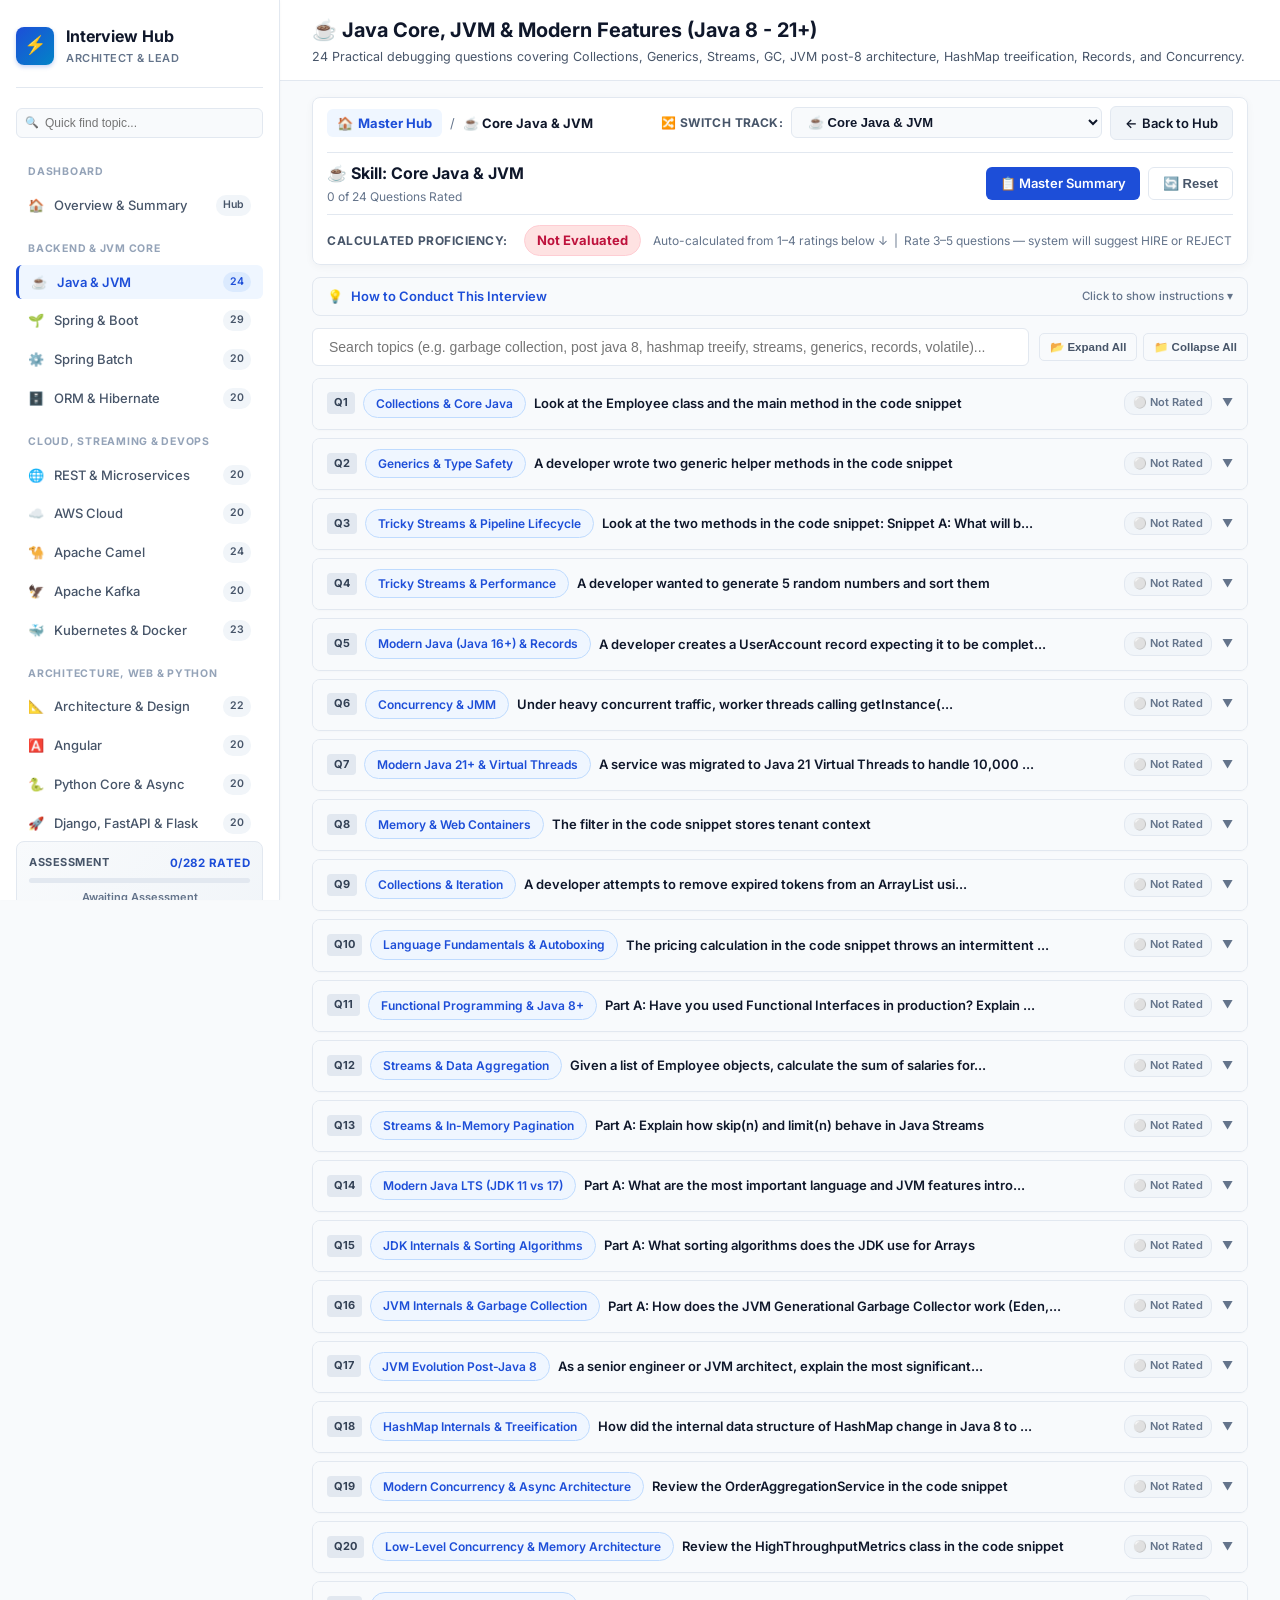
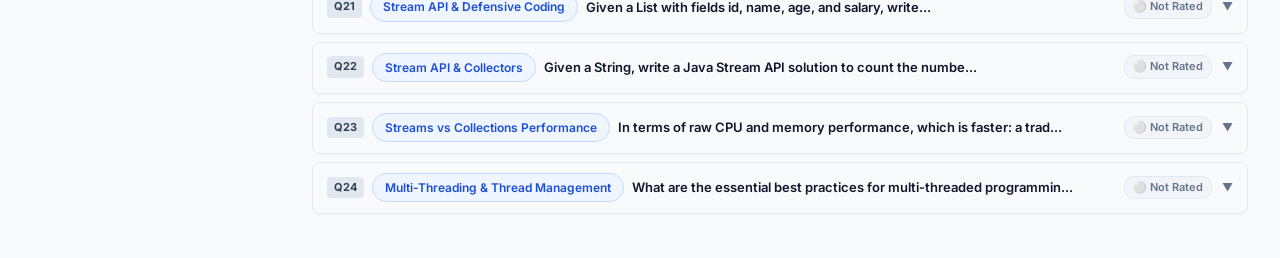
<file: interview-questions/java.html>
<!DOCTYPE html>
<html lang="en">
<head>
    <meta charset="UTF-8">
    <meta name="viewport" content="width=device-width, initial-scale=1.0">
    <title>Java & JVM Interview Suite | Code Debugging & Depth Assessment</title>
    <link rel="stylesheet" href="css/styles.css">
</head>
<body>
                <!-- Sidebar Navigation -->
    <aside class="sidebar">
        <div class="brand">
            <div class="brand-icon">⚡</div>
            <div class="brand-title">
                <h2>Interview Hub</h2>
                <p>Architect & Lead</p>
            </div>
        </div>

        <!-- Real-Time Topic Filter Search -->
        <div class="sidebar-search-box">
            <span class="sidebar-search-icon">🔍</span>
            <input type="text" class="sidebar-search-input" placeholder="Quick find topic..." onkeyup="filterSidebarTopics(this.value)" aria-label="Filter topics">
        </div>

        <ul class="nav-links">
            <li class="nav-section-title">Dashboard</li>
            <li><a href="index.html" class="nav-link"><span>🏠</span> Overview & Summary<span class="nav-badge">Hub</span></a></li>

            <li class="nav-section-title">Backend & JVM Core</li>
            <li><a href="java.html" class="nav-link active"><span>☕</span> Java & JVM<span class="nav-badge">24</span></a></li>
            <li><a href="spring-spring-boot.html" class="nav-link"><span>🌱</span> Spring & Boot<span class="nav-badge">29</span></a></li>
            <li><a href="spring-batch.html" class="nav-link"><span>⚙️</span> Spring Batch<span class="nav-badge">20</span></a></li>
            <li><a href="orm-hibernate-jpa.html" class="nav-link"><span>🗄️</span> ORM & Hibernate<span class="nav-badge">20</span></a></li>

            <li class="nav-section-title">Cloud, Streaming & DevOps</li>
            <li><a href="rest-api-microservices.html" class="nav-link"><span>🌐</span> REST & Microservices<span class="nav-badge">20</span></a></li>
            <li><a href="aws-deployment.html" class="nav-link"><span>☁️</span> AWS Cloud<span class="nav-badge">20</span></a></li>
            <li><a href="camel.html" class="nav-link"><span>🐪</span> Apache Camel<span class="nav-badge">24</span></a></li>
            <li><a href="kafka.html" class="nav-link"><span>🦅</span> Apache Kafka<span class="nav-badge">20</span></a></li>
            <li><a href="kubernetes-docker.html" class="nav-link"><span>🐳</span> Kubernetes & Docker<span class="nav-badge">23</span></a></li>

            <li class="nav-section-title">Architecture, Web & Python</li>
            <li><a href="architecture-design.html" class="nav-link"><span>📐</span> Architecture & Design<span class="nav-badge">22</span></a></li>
            <li><a href="angular.html" class="nav-link"><span>🅰️</span> Angular<span class="nav-badge">20</span></a></li>
            <li><a href="python-core.html" class="nav-link"><span>🐍</span> Python Core & Async<span class="nav-badge">20</span></a></li>
            <li><a href="python-web-frameworks.html" class="nav-link"><span>🚀</span> Django, FastAPI & Flask<span class="nav-badge">20</span></a></li>
        </ul>

        <!-- Live Candidate Assessment Mini-Card -->
        <div class="sidebar-footer-card">
            <div class="sfc-row">
                <span class="sfc-label">Assessment</span>
                <span class="sfc-val" id="sidebarMiniCount">0/292 Rated</span>
            </div>
            <div class="sfc-bar"><div class="sfc-fill" id="sidebarMiniFill" style="width: 0%;"></div></div>
            <div class="sfc-status" id="sidebarMiniStatus">Awaiting Ratings</div>
        </div>
    </aside>

    <!-- Main Content Area -->
    <main class="main-wrapper">
        <header class="header">
            <h1>☕ Java Core, JVM & Modern Features (Java 8 - 21+)</h1>
            <p>24 Practical debugging questions covering Collections, Generics, Streams, GC, JVM post-8 architecture, HashMap treeification, Records, and Concurrency.</p>
        </header>

        <div class="content-container">

                        <!-- SKILL-LEVEL EVALUATION STICKY BAR -->
            <div class="skill-evaluation-bar">
                <div class="skill-eval-top-row">
                    <div class="skill-title-block">
                        <h3>☕ Skill: Core Java & JVM</h3>
                        <p id="statEvaluatedCount">0 of 20 Questions Rated</p>
                    </div>
                    <div class="scorecard-actions" style="display: flex; gap: 8px;">
                        <a href="index.html" class="btn-primary" style="padding: 6px 14px; font-size: 13px;">📋 Master Summary</a>
                        <button class="btn-outline" style="padding: 6px 14px; font-size: 13px;" onclick="resetSkillData('java')">🔄 Reset</button>
                    </div>
                </div>
                <div class="skill-eval-controls">
                    <div style="display:flex; align-items:center; gap:12px; flex-wrap:wrap;">
                        <span class="proficiency-label">Calculated Proficiency:</span>
                        <span class="verdict-badge none" id="statVerdict">Not Rated Yet</span>
                        <span style="font-size:12px; color:var(--text-muted);">Auto-calculated from 1–4 ratings below ↓ &nbsp;|&nbsp; Rate 3–5 questions — system will suggest HIRE or REJECT</span>
                    </div>
                </div>
            </div>

            <!-- Guidelines Box -->
            <div class="guideline-box">
                <div class="icon">💡</div>
                <div>
                                        <h3>How to Conduct This Interview</h3>
                    <p>
                        Choose <strong>3 to 5 questions</strong> from below. Click <strong>"💻 View Code Snippet"</strong> to open the challenge in a popup modal, and click <strong>"Copy to Clipboard"</strong> to paste it into your candidate's shared live coding pad.
                        The code snippets contain <strong>no giveaway comments</strong>. Rate the candidate's response using the <strong>1 to 4 rating scale</strong> (Cannot Explain, Partial, Good, Expert). The system automatically calculates domain proficiency and the overall hiring recommendation.
                    </p>
                </div>
            </div>

            <!-- Search Filter Bar -->
            <div class="filter-bar">
                <input type="text" id="searchInput" class="search-input" placeholder="Search topics (e.g. garbage collection, post java 8, hashmap treeify, streams, generics, records, volatile)..." onkeyup="filterQuestions()">
            </div>
<div id="questionsContainer">

                <!-- QUESTION 1: equals & hashCode with Employee and HashSet -->
                <div class="question-card" id="q-1" data-keywords="equals hashcode hashset collections employee duplicates">
                    <div class="card-header">
                        <span class="concept-badge">Collections & Core Java</span>
                        <span class="q-number">Question 1 of 24</span>
                    </div>
                    <div class="card-body">
                        <div class="section-block">
                            <div class="section-title">📌 1. Concept Covered</div>
                            <div class="concept-text">
                                The <code>equals()</code> and <code>hashCode()</code> contract in Java: How <code>HashSet</code> detects duplicates internally, and what happens when only one method is overridden.
                            </div>
                        </div>

                        <div class="section-block">
                            <div class="section-title">❓ 2. Question</div>
                            <div class="question-title">
                                Look at the <code>Employee</code> class and the <code>main</code> method in the code snippet.
                                <br><br>
                                <strong>Part A:</strong> What will <code>employees.size()</code> print? Explain why.
                                <br>
                                <strong>Part B:</strong> How do you fix the code so the <code>HashSet</code> correctly removes duplicates based on <code>id</code> and <code>name</code>?
                                <br>
                                <strong>Part C (Deep Probe):</strong>
                                <ul style="margin-left: 20px; margin-top: 6px;">
                                    <li>What happens if you override <strong>ONLY <code>equals()</code></strong>, but not <code>hashCode()</code>? Will duplicate elimination work?</li>
                                    <li>What happens if you override <strong>ONLY <code>hashCode()</code></strong>, but not <code>equals()</code>? Will duplicate elimination work?</li>
                                </ul>
                            </div>
                        </div>

                        <div class="section-block">
                            <div class="section-title">💻 3. Code Challenge</div>
                            <div class="card-btn-group">
                                <button class="btn-view-code" onclick="openCodeSnippetModal('1', 'EmployeeSetTest.java')">
                                    💻 View Code Snippet (Popup)
                                </button>
                                <button class="btn-view-solution" onclick="openSolutionModal('1')">
                                    👁️ View Solution &amp; Evaluation (Popup)
                                </button>
                            </div>
                            <div id="snippet-1" style="display:none;">import java.util.Set;
import java.util.HashSet;
import java.util.Objects;

public class Employee {
    private int id;
    private String name;

    public Employee(int id, String name) {
        this.id = id;
        this.name = name;
    }
}

public class Main {
    public static void main(String[] args) {
        Set&lt;Employee&gt; employees = new HashSet&lt;&gt;();

        Employee e1 = new Employee(101, "Alice");
        Employee e2 = new Employee(102, "Bob");
        Employee e3 = new Employee(101, "Alice");
        Employee e4 = new Employee(102, "Bob");
        Employee e5 = new Employee(103, "Charlie");

        employees.add(e1);
        employees.add(e2);
        employees.add(e3);
        employees.add(e4);
        employees.add(e5);

        System.out.println("Set size: " + employees.size());
    }
}</div>
                        </div>
                        <!-- 1-4 Answer Quality Rating -->
                        <div class="question-rating-panel">
                            <span class="rating-panel-label">🎯 Answer Quality:</span>
                            <div class="star-rating-group" id="star-group-1">
                                <button class="star-btn" data-rating="1" onclick="setQuestionRating('java', 1, 1, 'equals() and hashCode() contract, bucket hashing, and HashSet duplicate detection')">
                                    <span class="star-num">1</span>
                                    <span class="star-label">Cannot Explain</span>
                                </button>
                                <button class="star-btn" data-rating="2" onclick="setQuestionRating('java', 1, 2, 'equals() and hashCode() contract, bucket hashing, and HashSet duplicate detection')">
                                    <span class="star-num">2</span>
                                    <span class="star-label">Partial</span>
                                </button>
                                <button class="star-btn" data-rating="3" onclick="setQuestionRating('java', 1, 3, 'equals() and hashCode() contract, bucket hashing, and HashSet duplicate detection')">
                                    <span class="star-num">3</span>
                                    <span class="star-label">Good</span>
                                </button>
                                <button class="star-btn" data-rating="4" onclick="setQuestionRating('java', 1, 4, 'equals() and hashCode() contract, bucket hashing, and HashSet duplicate detection')">
                                    <span class="star-num">4</span>
                                    <span class="star-label">Expert</span>
                                </button>
                            </div>
                            <span class="q-score-display" id="q-score-1">Not Rated</span>
                        </div>

                        <div class="solution-content">
                            <div class="solution-heading">Answer Key & Deep-Dive Explanation</div>
                            <p style="font-size: 13px; color: var(--text-secondary); margin-bottom: 8px;">
                                <strong>Answer to Part A:</strong> Prints <code>Set size: 5</code> (NOT 3). Default <code>Object.hashCode()</code> uses memory address, and <code>Object.equals()</code> checks reference equality (<code>==</code>).
                            </p>
                            <p style="font-size: 13px; color: var(--text-secondary); margin-bottom: 8px;">
                                <strong>Answer to Part B:</strong> Override both <code>equals()</code> and <code>hashCode()</code> using the business identity attributes (<code>id</code> and <code>name</code>). Both methods must be kept consistent with each other so equal objects compute identical hash buckets (see code fix below).
                            </p>
                            <p style="font-size: 13px; color: var(--text-secondary); margin-bottom: 8px;">
                                <strong>Answer to Part C (Deep Probe):</strong>
                                <br>1. <strong>Only <code>equals()</code> overridden:</strong> Size is still <strong>5</strong>. Without <code>hashCode()</code> overridden, objects get placed into completely different hash buckets based on system memory address. <code>HashSet</code> never even calls <code>equals()</code> across different buckets!
                                <br>2. <strong>Only <code>hashCode()</code> overridden:</strong> Size is still <strong>5</strong>. Identical employees land in the same bucket (collision), but default <code>Object.equals()</code> checks reference equality (<code>e1 == e3</code>). Because they are different objects in heap, <code>equals()</code> returns false and both stay in the bucket.
                            </p>
                            <div class="code-wrapper">
                                <div class="code-header"><span>Correct Fix</span><span class="code-lang">Java</span></div>
                                <pre><code>@Override
public boolean equals(Object o) {
    if (this == o) return true;
    if (o == null || getClass() != o.getClass()) return false;
    Employee employee = (Employee) o;
    return id == employee.id && Objects.equals(name, employee.name);
}

@Override
public int hashCode() {
    return Objects.hash(id, name);
}</code></pre>
                            </div>
                            <div class="evaluation-grid">
                                <div class="eval-box eval-bad">
                                    <div class="eval-title">⚠️ Junior / Beginner Response</div>
                                    Guesses 3 because "HashSet removes duplicates", or doesn't know why overriding only one method fails.
                                </div>
                                <div class="eval-box eval-good">
                                    <div class="eval-title">🌟 Advanced / Expert Response</div>
                                    Explains bucket hashing, collision resolution, walks through both partial-override failure scenarios, and suggests Java 16+ <code>record Employee(int id, String name) {}</code>.
                                </div>
                            </div>
                        </div>
                    </div>
                </div>

                <!-- QUESTION 2: Generics & PECS -->
                <div class="question-card" id="q-2" data-keywords="generics pecs wildcard extends super invariance">
                    <div class="card-header">
                        <span class="concept-badge">Generics & Type Safety</span>
                        <span class="q-number">Question 2 of 24</span>
                    </div>
                    <div class="card-body">
                        <div class="section-block">
                            <div class="section-title">📌 1. Concept Covered</div>
                            <div class="concept-text">
                                Invariance of Java Generics and the <strong>PECS Principle (Producer Extends, Consumer Super)</strong> for wildcard method signatures.
                            </div>
                        </div>

                        <div class="section-block">
                            <div class="section-title">❓ 2. Question</div>
                            <div class="question-title">
                                A developer wrote two generic helper methods in the code snippet. When compiled, the compiler rejects lines inside both methods.
                                <br><br>
                                <strong>Part A:</strong> Why does <code>list.add(10)</code> fail to compile even though <code>10</code> is an <code>Integer</code> and a subtype of <code>Number</code>?
                                <br>
                                <strong>Part B:</strong> Why does <code>copyList(integers, numbers)</code> fail to compile in <code>main</code>, and how do you rewrite the method signature using PECS?
                            </div>
                        </div>

                        <div class="section-block">
                            <div class="section-title">💻 3. Code Challenge</div>
                            <div class="card-btn-group">
                                <button class="btn-view-code" onclick="openCodeSnippetModal('2', 'GenericsTrap.java')">
                                    💻 View Code Snippet (Popup)
                                </button>
                                <button class="btn-view-solution" onclick="openSolutionModal('2')">
                                    👁️ View Solution &amp; Evaluation (Popup)
                                </button>
                            </div>
                            <div id="snippet-2" style="display:none;">import java.util.List;
import java.util.ArrayList;
import java.util.Arrays;

public class GenericsTrap {

    public static void addNumber(List&lt;? extends Number&gt; list) {
        list.add(10); 
    }

    public static &lt;T&gt; void copyList(List&lt;T&gt; src, List&lt;T&gt; dest) {
        for (T item : src) {
            dest.add(item);
        }
    }

    public static void main(String[] args) {
        List&lt;Integer&gt; integers = List.of(1, 2, 3);
        List&lt;Number&gt; numbers = new ArrayList&lt;&gt;();

        copyList(integers, numbers); 
    }
}</div>
                        </div>
                        <!-- 1-4 Answer Quality Rating -->
                        <div class="question-rating-panel">
                            <span class="rating-panel-label">🎯 Answer Quality:</span>
                            <div class="star-rating-group" id="star-group-2">
                                <button class="star-btn" data-rating="1" onclick="setQuestionRating('java', 2, 1, 'Generics invariance and the PECS Principle (Producer Extends, Consumer Super)')">
                                    <span class="star-num">1</span>
                                    <span class="star-label">Cannot Explain</span>
                                </button>
                                <button class="star-btn" data-rating="2" onclick="setQuestionRating('java', 2, 2, 'Generics invariance and the PECS Principle (Producer Extends, Consumer Super)')">
                                    <span class="star-num">2</span>
                                    <span class="star-label">Partial</span>
                                </button>
                                <button class="star-btn" data-rating="3" onclick="setQuestionRating('java', 2, 3, 'Generics invariance and the PECS Principle (Producer Extends, Consumer Super)')">
                                    <span class="star-num">3</span>
                                    <span class="star-label">Good</span>
                                </button>
                                <button class="star-btn" data-rating="4" onclick="setQuestionRating('java', 2, 4, 'Generics invariance and the PECS Principle (Producer Extends, Consumer Super)')">
                                    <span class="star-num">4</span>
                                    <span class="star-label">Expert</span>
                                </button>
                            </div>
                            <span class="q-score-display" id="q-score-2">Not Rated</span>
                        </div>

                        <div class="solution-content">
                            <div class="solution-heading">Answer Key & Deep-Dive Explanation</div>

                            <p style="font-size: 13px; color: var(--text-secondary); margin-bottom: 8px;">
                                <strong>1. WHAT is the problem &amp; requirement:</strong>
                                <br>In Java, Generics are <strong>invariant</strong> by default: although <code>Integer</code> is a subtype of <code>Number</code>, <code>List&lt;Integer&gt;</code> is <strong>not</strong> a subtype of <code>List&lt;Number&gt;</code>. To allow flexible, reusable API signatures across subtype hierarchies, Java introduces bounded wildcards governed by the <strong>PECS Principle: Producer Extends, Consumer Super</strong> (coined by Joshua Bloch in <em>Effective Java</em>).
                            </p>

                            <p style="font-size: 13px; color: var(--text-secondary); margin-bottom: 8px;">
                                <strong>2. WHY the compiler rejects both snippets:</strong>
                                <ul style="margin-left: 20px; margin-top: 4px; font-size: 13px; color: var(--text-secondary);">
                                    <li><strong>Part A (addNumber):</strong> <code>List&lt;? extends Number&gt;</code> means "a list of some <em>unknown</em> concrete subtype of Number" (could be <code>List&lt;Double&gt;</code>, <code>List&lt;BigDecimal&gt;</code>, etc.). If the compiler permitted <code>list.add(10)</code> (an Integer), you could corrupt a <code>List&lt;Double&gt;</code> with an Integer! To preserve complete type safety, the compiler forbids adding <strong>any</strong> object (except the literal <code>null</code>) to a <code>? extends</code> collection. It acts strictly as a <strong>Producer (Read-Only)</strong>.</li>
                                    <li><strong>Part B (copyList):</strong> The generic signature <code>&lt;T&gt; void copyList(List&lt;T&gt; src, List&lt;T&gt; dest)</code> forces both lists to share the <strong>exact same type <code>T</code></strong>. Passing <code>List&lt;Integer&gt;</code> and <code>List&lt;Number&gt;</code> causes type inference to fail because <code>Integer</code> and <code>Number</code> are distinct types.</li>
                                </ul>
                            </p>

                            <p style="font-size: 13px; color: var(--text-secondary); margin-bottom: 8px;">
                                <strong>3. HOW to fix using PECS:</strong>
                                <br>• <strong>Producer (src):</strong> You only <em>read</em> items from <code>src</code>, so use <code>List&lt;? extends T&gt;</code>.
                                <br>• <strong>Consumer (dest):</strong> You only <em>write</em> items into <code>dest</code>, so use <code>List&lt;? super T&gt;</code>.
                            </p>

                            <div class="code-wrapper">
                                <div class="code-header"><span>Production Solution: PECS Method Signature</span><span class="code-lang">Java</span></div>
                                <pre><code>import java.util.List;
import java.util.ArrayList;

public class GenericsSolution {

    // Producer Extends, Consumer Super (PECS)
    public static &lt;T&gt; void copyList(List&lt;? extends T&gt; src, List&lt;? super T&gt; dest) {
        for (T item : src) { // src produces elements of type T (or subtype)
            dest.add(item);  // dest consumes elements of type T
        }
    }

    public static void main(String[] args) {
        List&lt;Integer&gt; integers = List.of(1, 2, 3);
        List&lt;Number&gt; numbers = new ArrayList&lt;&gt;();

        // Compiles cleanly! T resolves to Integer or Number
        copyList(integers, numbers);
        System.out.println("Copied numbers: " + numbers); // [1, 2, 3]
    }
}</code></pre>
                            </div>

                            <p style="font-size: 13px; color: var(--text-secondary); margin-bottom: 8px;">
                                <strong>4. Deep Architectural Probes:</strong>
                                <ul style="margin-left: 20px; margin-top: 4px; font-size: 13px; color: var(--text-secondary);">
                                    <li><strong>Why are Arrays Covariant while Generics are Invariant?</strong> In Java 1.0, arrays were made covariant (e.g. <code>Integer[]</code> can be assigned to <code>Number[]</code>) so utility methods like <code>Arrays.sort(Object[])</code> could exist before generics. However, this causes runtime crashes: <code>Number[] arr = new Integer[2]; arr[0] = 3.14; // Throws ArrayStoreException at runtime!</code>. Generics were intentionally designed to be <strong>invariant</strong> to catch all type mismatch errors at compile time rather than at runtime.</li>
                                    <li><strong>Wildcard Capture Helper Pattern:</strong> When you need to swap elements in a <code>List&lt;?&gt;</code>, calling <code>list.set(i, list.get(j))</code> fails with <code>capture of ?</code> error. The idiomatic fix is a private generic helper: <code>private &lt;E&gt; void swapHelper(List&lt;E&gt; list, int i, int j) { list.set(i, list.get(j)); }</code>.</li>
                                    <li><strong>JDK Reference:</strong> Check standard library method <code>Collections.copy(List&lt;? super T&gt; dest, List&lt;? extends T&gt; src)</code>.</li>
                                </ul>
                            </p>

                            <p style="font-size: 13px; color: var(--text-secondary); margin-bottom: 8px;">
                                <strong>5. Quick Interview Study Cheat-Sheet:</strong>
                                <ul style="margin-left: 20px; margin-top: 4px; font-size: 13px; color: var(--text-secondary);">
                                    <li><strong>PECS:</strong> Producer &rarr; <code>? extends</code> (use when pulling data out). Consumer &rarr; <code>? super</code> (use when pushing data in).</li>
                                    <li><strong>Both read &amp; write:</strong> Do not use wildcards at all; use exact type <code>List&lt;T&gt;</code>.</li>
                                    <li><strong>Return types:</strong> Do NOT return wildcard types (e.g., avoid returning <code>List&lt;? extends Number&gt;</code>) as it forces callers to deal with wildcards.</li>
                                </ul>
                            </p>

                            <div class="evaluation-grid">
                                <div class="eval-box eval-bad">
                                    <div class="eval-title">⚠️ Junior / Incomplete Response</div>
                                    Suggests casting with <code>(List&lt;Number&gt;) (List&lt;?&gt;) integers</code> or using raw types, failing to understand why invariance exists and unable to articulate the PECS rule.
                                </div>
                                <div class="eval-box eval-good">
                                    <div class="eval-title">🌟 Senior / Expert Response</div>
                                    Immediately quotes PECS, explains compiler wildcard capture, contrasts array covariance (<code>ArrayStoreException</code>) with generic invariance, and references <code>Collections.copy()</code>.
                                </div>
                            </div>
                        </div>
                    </div>
                </div>

                <!-- QUESTION 3: Tricky Streams - Re-use & Laziness -->
                <div class="question-card" id="q-3" data-keywords="streams peek terminal operation reuse illegalstateexception">
                    <div class="card-header">
                        <span class="concept-badge">Tricky Streams & Pipeline Lifecycle</span>
                        <span class="q-number">Question 3 of 24</span>
                    </div>
                    <div class="card-body">
                        <div class="section-block">
                            <div class="section-title">📌 1. Concept Covered</div>
                            <div class="concept-text">
                                Stream lifecycle: Stream re-use exception (<code>IllegalStateException</code>) and Stream laziness (why intermediate operations like <code>peek()</code> never execute without a terminal operation).
                            </div>
                        </div>

                        <div class="section-block">
                            <div class="section-title">❓ 2. Question</div>
                            <div class="question-title">
                                Look at the two methods in the code snippet:
                                <br><br>
                                <strong>Snippet A:</strong> What will be printed to the console when <code>snippetA()</code> is called?
                                <br>
                                <strong>Snippet B:</strong> What happens when <code>snippetB()</code> executes? How do you fix it?
                            </div>
                        </div>

                        <div class="section-block">
                            <div class="section-title">💻 3. Code Challenge</div>
                            <div class="card-btn-group">
                                <button class="btn-view-code" onclick="openCodeSnippetModal('3', 'StreamTricks.java')">
                                    💻 View Code Snippet (Popup)
                                </button>
                                <button class="btn-view-solution" onclick="openSolutionModal('3')">
                                    👁️ View Solution &amp; Evaluation (Popup)
                                </button>
                            </div>
                            <div id="snippet-3" style="display:none;">import java.util.List;
import java.util.stream.Stream;
import java.util.stream.Collectors;

public class StreamTricks {

    public static void snippetA() {
        Stream.of("apple", "banana", "cherry")
              .filter(s -> s.length() > 5)
              .peek(s -> System.out.println("Processing: " + s));
        
        System.out.println("Snippet A Finished");
    }

    public static void snippetB() {
        Stream&lt;String&gt; stream = Stream.of("red", "green", "blue")
                                      .filter(c -> c.startsWith("g"));

        long total = stream.count();
        System.out.println("Total: " + total);

        List&lt;String&gt; items = stream.collect(Collectors.toList());
        System.out.println("Items: " + items);
    }
}</div>
                        </div>
                        <!-- 1-4 Answer Quality Rating -->
                        <div class="question-rating-panel">
                            <span class="rating-panel-label">🎯 Answer Quality:</span>
                            <div class="star-rating-group" id="star-group-3">
                                <button class="star-btn" data-rating="1" onclick="setQuestionRating('java', 3, 1, 'Stream lifecycle: IllegalStateException on stream re-use and laziness without terminal ops')">
                                    <span class="star-num">1</span>
                                    <span class="star-label">Cannot Explain</span>
                                </button>
                                <button class="star-btn" data-rating="2" onclick="setQuestionRating('java', 3, 2, 'Stream lifecycle: IllegalStateException on stream re-use and laziness without terminal ops')">
                                    <span class="star-num">2</span>
                                    <span class="star-label">Partial</span>
                                </button>
                                <button class="star-btn" data-rating="3" onclick="setQuestionRating('java', 3, 3, 'Stream lifecycle: IllegalStateException on stream re-use and laziness without terminal ops')">
                                    <span class="star-num">3</span>
                                    <span class="star-label">Good</span>
                                </button>
                                <button class="star-btn" data-rating="4" onclick="setQuestionRating('java', 3, 4, 'Stream lifecycle: IllegalStateException on stream re-use and laziness without terminal ops')">
                                    <span class="star-num">4</span>
                                    <span class="star-label">Expert</span>
                                </button>
                            </div>
                            <span class="q-score-display" id="q-score-3">Not Rated</span>
                        </div>

                        <div class="solution-content">
                            <div class="solution-heading">Answer Key & Deep-Dive Explanation</div>

                            <p style="font-size: 13px; color: var(--text-secondary); margin-bottom: 8px;">
                                <strong>1. WHAT happens in both snippets:</strong>
                                <br>• <strong>Snippet A:</strong> Outputs <strong>only</strong> <code>"Snippet A Finished"</code>. None of the filter or <code>peek()</code> messages ever print.
                                <br>• <strong>Snippet B:</strong> Prints <code>Total: 1</code>, then immediately crashes on <code>stream.collect(...)</code> throwing <code>java.lang.IllegalStateException: stream has already been operated upon or closed</code>.
                            </p>

                            <p style="font-size: 13px; color: var(--text-secondary); margin-bottom: 8px;">
                                <strong>2. WHY: Under-the-Hood Stream Mechanics:</strong>
                                <ul style="margin-left: 20px; margin-top: 4px; font-size: 13px; color: var(--text-secondary);">
                                    <li><strong>Stream Laziness (Snippet A):</strong> Java Streams are <strong>pull-based pipelines</strong>, not data structures. Intermediate operations (<code>filter</code>, <code>map</code>, <code>peek</code>) are purely declarative recipes; they only configure a chain of internal <code>Sink</code> objects. They do <strong>zero work</strong> until a <strong>terminal operation</strong> (e.g. <code>collect()</code>, <code>forEach()</code>, <code>count()</code>, <code>reduce()</code>) pulls data through the pipeline. Because Snippet A has no terminal operation, the pipeline is never triggered.</li>
                                    <li><strong>Single-Traversal / Consumable Nature (Snippet B):</strong> A Stream is an ephemeral wrapper around an underlying <code>Spliterator</code>. Once a terminal operation is invoked (here, <code>stream.count()</code>), the stream marks its internal state as consumed/closed. Any subsequent terminal operation on that exact stream instance throws <code>IllegalStateException</code>.</li>
                                </ul>
                            </p>

                            <p style="font-size: 13px; color: var(--text-secondary); margin-bottom: 8px;">
                                <strong>3. HOW to fix and optimize:</strong>
                                <br>To obtain both the count and the collected elements, choose one of two enterprise patterns:
                                <br><strong>Pattern 1 (Collect First):</strong> Collect once into an immutable list and query its size.
                                <br><strong>Pattern 2 (Java 12+ Teeing Collector):</strong> Execute both aggregations simultaneously in a <strong>single pass</strong> over the stream without re-traversing.
                            </p>

                            <div class="code-wrapper">
                                <div class="code-header"><span>Production Solution: Re-use & Teeing Collector</span><span class="code-lang">Java</span></div>
                                <pre><code>import java.util.List;
import java.util.stream.Collectors;
import java.util.stream.Stream;

public class StreamSolutions {

    record StreamResult(long count, List&lt;String&gt; items) {}

    // Pattern 1: Collect first into immutable list (O(N) single traversal)
    public static void solutionCollectFirst() {
        List&lt;String&gt; items = Stream.of("red", "green", "blue")
            .filter(c -&gt; c.startsWith("g"))
            .toList(); // Java 16+ unmodifiable list

        long total = items.size();
        System.out.println("Total: " + total + ", Items: " + items);
    }

    // Pattern 2: Single-pass Java 12+ Teeing Collector
    public static StreamResult solutionTeeingCollector() {
        return Stream.of("red", "green", "blue")
            .filter(c -&gt; c.startsWith("g"))
            .collect(Collectors.teeing(
                Collectors.counting(),              // Downstream 1: Count elements
                Collectors.toList(),                // Downstream 2: Collect elements
                StreamResult::new                   // Merger function
            ));
    }

    // Pattern 3: Supplier factory if stream must be re-created on demand
    public static void solutionSupplier() {
        java.util.function.Supplier&lt;Stream&lt;String&gt;&gt; streamSupplier = 
            () -&gt; Stream.of("red", "green", "blue").filter(c -&gt; c.startsWith("g"));

        long total = streamSupplier.get().count();
        List&lt;String&gt; items = streamSupplier.get().toList();
    }
}</code></pre>
                            </div>

                            <p style="font-size: 13px; color: var(--text-secondary); margin-bottom: 8px;">
                                <strong>4. Deep Architectural Probes:</strong>
                                <ul style="margin-left: 20px; margin-top: 4px; font-size: 13px; color: var(--text-secondary);">
                                    <li><strong>The <code>peek()</code> Danger in Java 9+:</strong> In Java 9+, the JVM stream optimizer can elide operations when the size is known (<code>SIZED</code> flag). For example, <code>Stream.of("a", "b").peek(System.out::println).count()</code> in Java 9+ <strong>never prints anything</strong>! The JDK recognizes that the source is sized, computes count directly from the spliterator, and completely ignores the stream pipeline. Never use <code>peek()</code> for business logic or state mutations.</li>
                                    <li><strong>Non-Interference Contract:</strong> Streams require that the backing data source must not be modified while the stream is being traversed, otherwise a <code>ConcurrentModificationException</code> is thrown.</li>
                                </ul>
                            </p>

                            <p style="font-size: 13px; color: var(--text-secondary); margin-bottom: 8px;">
                                <strong>5. Quick Interview Study Cheat-Sheet:</strong>
                                <ul style="margin-left: 20px; margin-top: 4px; font-size: 13px; color: var(--text-secondary);">
                                    <li><strong>Laziness:</strong> Intermediate operations return a new stream and do nothing until a terminal op is called.</li>
                                    <li><strong>Single Use:</strong> Streams cannot be reused. Once closed, re-access throws <code>IllegalStateException</code>.</li>
                                    <li><strong>Multiplexing:</strong> Use <code>Collectors.teeing()</code> (Java 12+) to compute multiple reductions in a single pass.</li>
                                </ul>
                            </p>

                            <div class="evaluation-grid">
                                <div class="eval-box eval-bad">
                                    <div class="eval-title">⚠️ Junior / Incomplete Response</div>
                                    Guesses that <code>peek()</code> executes in Snippet A, or thinks you can reset a stream like an <code>InputStream.reset()</code>.
                                </div>
                                <div class="eval-box eval-good">
                                    <div class="eval-title">🌟 Senior / Expert Response</div>
                                    Explains pull-based pipeline evaluation, cites <code>Collectors.teeing()</code> or <code>Supplier&lt;Stream&gt;</code>, and warns about stream optimization skipping <code>peek()</code> in Java 9+.
                                </div>
                            </div>
                        </div>
                    </div>
                </div>

                <!-- QUESTION 4: Tricky Streams - Infinite Stream Order Trap -->
                <div class="question-card" id="q-4" data-keywords="streams infinite stream sorted limit hang cpu deadloop">
                    <div class="card-header">
                        <span class="concept-badge">Tricky Streams & Performance</span>
                        <span class="q-number">Question 4 of 24</span>
                    </div>
                    <div class="card-body">
                        <div class="section-block">
                            <div class="section-title">📌 1. Concept Covered</div>
                            <div class="concept-text">
                                Intermediate stream operation ordering: Stateful operations (<code>sorted()</code>) vs Short-circuiting operations (<code>limit()</code>) on infinite streams.
                            </div>
                        </div>

                        <div class="section-block">
                            <div class="section-title">❓ 2. Question</div>
                            <div class="question-title">
                                A developer wanted to generate 5 random numbers and sort them. In production, this method freezes at 100% CPU and never returns. Why does it hang forever, and how do you fix it?
                            </div>
                        </div>

                        <div class="section-block">
                            <div class="section-title">💻 3. Code Challenge</div>
                            <div class="card-btn-group">
                                <button class="btn-view-code" onclick="openCodeSnippetModal('4', 'InfiniteStreamHang.java')">
                                    💻 View Code Snippet (Popup)
                                </button>
                                <button class="btn-view-solution" onclick="openSolutionModal('4')">
                                    👁️ View Solution &amp; Evaluation (Popup)
                                </button>
                            </div>
                            <div id="snippet-4" style="display:none;">import java.util.List;
import java.util.Random;
import java.util.stream.Stream;

public class RandomNumberService {

    public List&lt;Integer&gt; getFiveSmallestRandoms() {
        Random random = new Random();

        return Stream.generate(() -> random.nextInt(100))
                     .sorted()
                     .limit(5)
                     .toList();
    }
}</div>
                        </div>
                        <!-- 1-4 Answer Quality Rating -->
                        <div class="question-rating-panel">
                            <span class="rating-panel-label">🎯 Answer Quality:</span>
                            <div class="star-rating-group" id="star-group-4">
                                <button class="star-btn" data-rating="1" onclick="setQuestionRating('java', 4, 1, 'Stream operation ordering: Stateful sorted() vs short-circuiting on infinite streams')">
                                    <span class="star-num">1</span>
                                    <span class="star-label">Cannot Explain</span>
                                </button>
                                <button class="star-btn" data-rating="2" onclick="setQuestionRating('java', 4, 2, 'Stream operation ordering: Stateful sorted() vs short-circuiting on infinite streams')">
                                    <span class="star-num">2</span>
                                    <span class="star-label">Partial</span>
                                </button>
                                <button class="star-btn" data-rating="3" onclick="setQuestionRating('java', 4, 3, 'Stream operation ordering: Stateful sorted() vs short-circuiting on infinite streams')">
                                    <span class="star-num">3</span>
                                    <span class="star-label">Good</span>
                                </button>
                                <button class="star-btn" data-rating="4" onclick="setQuestionRating('java', 4, 4, 'Stream operation ordering: Stateful sorted() vs short-circuiting on infinite streams')">
                                    <span class="star-num">4</span>
                                    <span class="star-label">Expert</span>
                                </button>
                            </div>
                            <span class="q-score-display" id="q-score-4">Not Rated</span>
                        </div>

                        <div class="solution-content">
                            <div class="solution-heading">Answer Key & Deep-Dive Explanation</div>

                            <p style="font-size: 13px; color: var(--text-secondary); margin-bottom: 8px;">
                                <strong>1. WHAT is the problem &amp; symptom:</strong>
                                <br>The method freezes indefinitely, pinning a CPU core at <strong>100% utilization</strong>. No exceptions are thrown initially, but the thread never terminates or emits any results.
                            </p>

                            <p style="font-size: 13px; color: var(--text-secondary); margin-bottom: 8px;">
                                <strong>2. WHY: Stateful vs Short-Circuiting Stream Operations:</strong>
                                <ul style="margin-left: 20px; margin-top: 4px; font-size: 13px; color: var(--text-secondary);">
                                    <li><strong>Stateless Intermediate Operations:</strong> Operations like <code>filter()</code> and <code>map()</code> are <em>stateless</em>. They process each element individually as it passes through the pipeline, requiring \(O(1)\) memory.</li>
                                    <li><strong>Stateful Intermediate Operations:</strong> Operations like <code>sorted()</code> and <code>distinct()</code> are <em>stateful</em>. To determine which element comes first in natural order, <code>sorted()</code> <strong>must examine every single element in the upstream source</strong>. It buffers all upstream items into an internal growing buffer before emitting a single item downstream.</li>
                                    <li><strong>The Infinite Loop Trap:</strong> <code>Stream.generate()</code> produces an <strong>unbounded, infinite stream</strong>. Because <code>sorted()</code> is placed before <code>limit(5)</code>, <code>sorted()</code> loops indefinitely attempting to ingest infinity into its internal buffer. The downstream <code>limit(5)</code> is never reached because <code>sorted()</code> never finishes buffering! Eventually, this causes either an <code>OutOfMemoryError: Java heap space</code> or an indefinite thread lockup.</li>
                                </ul>
                            </p>

                            <p style="font-size: 13px; color: var(--text-secondary); margin-bottom: 8px;">
                                <strong>3. HOW to fix: Truncate BEFORE sorting:</strong>
                                <br>Place the short-circuiting operation <code>limit(5)</code> <strong>before</strong> <code>sorted()</code>. This converts the unbounded infinite stream into a bounded 5-element stream before <code>sorted()</code> ever buffers anything.
                            </p>

                            <div class="code-wrapper">
                                <div class="code-header"><span>Production Fix: Bounded Stream with ThreadLocalRandom</span><span class="code-lang">Java</span></div>
                                <pre><code>import java.util.List;
import java.util.concurrent.ThreadLocalRandom;
import java.util.stream.Stream;

public class RandomNumberService {

    public List&lt;Integer&gt; getFiveSmallestRandoms() {
        // High-concurrency best practice: Use ThreadLocalRandom to prevent seed CAS contention
        return Stream.generate(() -&gt; ThreadLocalRandom.current().nextInt(100))
                     .limit(5)      // 1. Short-circuit: bounds stream to exactly 5 elements
                     .sorted()     // 2. Sorts ONLY the 5 buffered elements
                     .toList();    // 3. Collects into unmodifiable list
    }
}</code></pre>
                            </div>

                            <p style="font-size: 13px; color: var(--text-secondary); margin-bottom: 8px;">
                                <strong>4. Deep Architectural Probes:</strong>
                                <ul style="margin-left: 20px; margin-top: 4px; font-size: 13px; color: var(--text-secondary);">
                                    <li><strong>Java 9+ Conditional Short-Circuiting (<code>takeWhile</code>):</strong> For streams generated via <code>Stream.iterate(1, n -&gt; n + 1)</code>, you can use <code>takeWhile(n -&gt; n &lt;= 100)</code> to terminate the stream dynamically upon reaching a business predicate, without hardcoding fixed counts.</li>
                                    <li><strong>Concurrency Hazard with <code>java.util.Random</code>:</strong> In multi-threaded or parallel stream environments, sharing a single <code>java.util.Random</code> instance causes heavy CAS (Compare-And-Swap) thread contention on the internal atomic seed. Always use <code>ThreadLocalRandom.current()</code> or Java 17+ <code>RandomGenerator</code>.</li>
                                </ul>
                            </p>

                            <p style="font-size: 13px; color: var(--text-secondary); margin-bottom: 8px;">
                                <strong>5. Quick Interview Study Cheat-Sheet:</strong>
                                <ul style="margin-left: 20px; margin-top: 4px; font-size: 13px; color: var(--text-secondary);">
                                    <li><strong>Stateful operations:</strong> <code>sorted()</code>, <code>distinct()</code> require all elements before emitting anything.</li>
                                    <li><strong>Rule:</strong> Always bound infinite streams (<code>limit</code>, <code>takeWhile</code>) <strong>before</strong> applying any stateful operation.</li>
                                    <li><strong>Thread safety:</strong> Prefer <code>ThreadLocalRandom</code> over <code>Random</code> in high-throughput enterprise services.</li>
                                </ul>
                            </p>

                            <div class="evaluation-grid">
                                <div class="eval-box eval-bad">
                                    <div class="eval-title">⚠️ Junior / Incomplete Response</div>
                                    Claims that <code>Random</code> is blocking or suggests using <code>parallelStream()</code> (which would saturate all CPU cores with infinite loops instead of just one).
                                </div>
                                <div class="eval-box eval-good">
                                    <div class="eval-title">🌟 Senior / Expert Response</div>
                                    Immediately explains stateful vs stateless operations, spots that <code>sorted()</code> must buffer infinity before yielding to <code>limit()</code>, moves <code>limit()</code> ahead of <code>sorted()</code>, and recommends <code>ThreadLocalRandom</code>.
                                </div>
                            </div>
                        </div>
                    </div>
                </div>

                <!-- QUESTION 5: Java Records & Immutability Trap -->
                <div class="question-card" id="q-5" data-keywords="records java 16 immutability compact constructor defensive copy shallow deep">
                    <div class="card-header">
                        <span class="concept-badge">Modern Java (Java 16+) & Records</span>
                        <span class="q-number">Question 5 of 24</span>
                    </div>
                    <div class="card-body">
                        <div class="section-block">
                            <div class="section-title">📌 1. Concept Covered</div>
                            <div class="concept-text">
                                <strong>Records are only shallowly immutable by default.</strong> While field references are <code>final</code>, mutable objects inside them (like an <code>ArrayList</code>) can still be modified from outside unless protected via defensive copying in a <strong>compact constructor</strong>.
                            </div>
                        </div>

                        <div class="section-block">
                            <div class="section-title">❓ 2. Question</div>
                            <div class="question-title">
                                A developer creates a <code>UserAccount</code> record expecting it to be completely immutable. However, in production, the user's roles are modified after creation:
                                <br><br>
                                1. The caller adds roles to the original list after passing it to the record.
                                <br>
                                2. Other code calls <code>account.roles().clear()</code>, successfully emptying the roles.
                                <br><br>
                                Why does a Java record allow its contents to be modified, and how do you fix this using a <strong>compact constructor</strong> and defensive copying?
                            </div>
                        </div>

                        <div class="section-block">
                            <div class="section-title">💻 3. Code Challenge</div>
                            <div class="card-btn-group">
                                <button class="btn-view-code" onclick="openCodeSnippetModal('5', 'UserSecurityRecord.java')">
                                    💻 View Code Snippet (Popup)
                                </button>
                                <button class="btn-view-solution" onclick="openSolutionModal('5')">
                                    👁️ View Solution &amp; Evaluation (Popup)
                                </button>
                            </div>
                            <div id="snippet-5" style="display:none;">import java.util.List;
import java.util.ArrayList;

public record UserAccount(String username, List&lt;String&gt; roles) {
}

public class SecurityDemo {
    public static void main(String[] args) {
        List&lt;String&gt; initialRoles = new ArrayList&lt;&gt;();
        initialRoles.add("VIEWER");

        UserAccount account = new UserAccount("alex", initialRoles);

        // Security Leak 1: Mutating from outside after creation
        initialRoles.add("SUPER_ADMIN"); 

        // Security Leak 2: Mutating via the record's getter
        account.roles().clear(); 

        System.out.println("Final Roles: " + account.roles());
        // Prints: [] (State was silently mutated!)
    }
}</div>
                        </div>
                        <!-- 1-4 Answer Quality Rating -->
                        <div class="question-rating-panel">
                            <span class="rating-panel-label">🎯 Answer Quality:</span>
                            <div class="star-rating-group" id="star-group-5">
                                <button class="star-btn" data-rating="1" onclick="setQuestionRating('java', 5, 1, 'Java Records shallow vs deep immutability, compact constructors, and defensive copying')">
                                    <span class="star-num">1</span>
                                    <span class="star-label">Cannot Explain</span>
                                </button>
                                <button class="star-btn" data-rating="2" onclick="setQuestionRating('java', 5, 2, 'Java Records shallow vs deep immutability, compact constructors, and defensive copying')">
                                    <span class="star-num">2</span>
                                    <span class="star-label">Partial</span>
                                </button>
                                <button class="star-btn" data-rating="3" onclick="setQuestionRating('java', 5, 3, 'Java Records shallow vs deep immutability, compact constructors, and defensive copying')">
                                    <span class="star-num">3</span>
                                    <span class="star-label">Good</span>
                                </button>
                                <button class="star-btn" data-rating="4" onclick="setQuestionRating('java', 5, 4, 'Java Records shallow vs deep immutability, compact constructors, and defensive copying')">
                                    <span class="star-num">4</span>
                                    <span class="star-label">Expert</span>
                                </button>
                            </div>
                            <span class="q-score-display" id="q-score-5">Not Rated</span>
                        </div>

                        <div class="solution-content">
                            <div class="solution-heading">Answer Key & Deep-Dive Explanation</div>
                            <p style="font-size: 13px; color: var(--text-secondary); margin-bottom: 8px;">
                                <strong>Root Cause (Shallow vs Deep Immutability):</strong>
                                Java records provide <strong>shallow immutability</strong>. The field reference <code>roles</code> is <code>final</code> (it cannot be reassigned to a different list), but the underlying <code>ArrayList</code> object remains fully mutable.
                                <br><br>
                                <strong>The Fix (Compact Constructor + <code>List.copyOf()</code>):</strong>
                                Use a compact constructor to create an unmodifiable snapshot when the record is instantiated. <code>List.copyOf()</code> creates an independent, unmodifiable copy that protects against both external modification and getter-based mutation:
                            </p>
                            <div class="code-wrapper">
                                <div class="code-header"><span>Clean Solution: Compact Constructor</span><span class="code-lang">Java</span></div>
                                <pre><code>import java.util.List;
import java.util.Objects;

public record UserAccount(String username, List&lt;String&gt; roles) {

    // Compact constructor (no parameter list needed)
    public UserAccount {
        Objects.requireNonNull(username, "Username cannot be null");
        // Creates an unmodifiable, null-safe defensive copy
        roles = (roles != null) ? List.copyOf(roles) : List.of();
    }
}</code></pre>
                            </div>
                            <div class="evaluation-grid">
                                <div class="eval-box eval-bad">
                                    <div class="eval-title">⚠️ Junior / Incomplete Response</div>
                                    Believes records are deeply immutable by default, or suggests manually adding <code>private final</code> fields without understanding compact constructors.
                                </div>
                                <div class="eval-box eval-good">
                                    <div class="eval-title">🌟 Senior / Expert Response</div>
                                    Clearly distinguishes between shallow and deep immutability, uses the compact constructor syntax (<code>public UserAccount { ... }</code>), and uses <code>List.copyOf()</code> for defensive copying.
                                </div>
                            </div>
                        </div>
                    </div>
                </div>

                <!-- QUESTION 6: Concurrency & JMM -->
                <div class="question-card" id="q-6" data-keywords="multithreading volatile singleton double checked locking jmm">
                    <div class="card-header">
                        <span class="concept-badge">Concurrency & JMM</span>
                        <span class="q-number">Question 6 of 24</span>
                    </div>
                    <div class="card-body">
                        <div class="section-block">
                            <div class="section-title">📌 1. Concept Covered</div>
                            <div class="concept-text">
                                The Java Memory Model (JMM), CPU instruction reordering, and thread visibility in Double-Checked Locking.
                            </div>
                        </div>

                        <div class="section-block">
                            <div class="section-title">❓ 2. Question</div>
                            <div class="question-title">
                                Under heavy concurrent traffic, worker threads calling <code>getInstance()</code> occasionally encounter a <code>NullPointerException</code> when calling <code>getConnection()</code>. Why does this happen, and what single keyword fixes it?
                            </div>
                        </div>

                        <div class="section-block">
                            <div class="section-title">💻 3. Code Challenge</div>
                            <div class="card-btn-group">
                                <button class="btn-view-code" onclick="openCodeSnippetModal('6', 'DatabaseConnectionManager.java')">
                                    💻 View Code Snippet (Popup)
                                </button>
                                <button class="btn-view-solution" onclick="openSolutionModal('6')">
                                    👁️ View Solution &amp; Evaluation (Popup)
                                </button>
                            </div>
                            <div id="snippet-6" style="display:none;">import java.sql.Connection;

public class DatabaseConnectionManager {
    private static DatabaseConnectionManager instance;
    private final ConnectionPool pool;

    private DatabaseConnectionManager() {
        this.pool = new ConnectionPool();
    }

    public static DatabaseConnectionManager getInstance() {
        if (instance == null) {
            synchronized (DatabaseConnectionManager.class) {
                if (instance == null) {
                    instance = new DatabaseConnectionManager();
                }
            }
        }
        return instance;
    }

    public Connection getConnection() {
        return pool.borrowConnection();
    }
}</div>
                        </div>
                        <!-- 1-4 Answer Quality Rating -->
                        <div class="question-rating-panel">
                            <span class="rating-panel-label">🎯 Answer Quality:</span>
                            <div class="star-rating-group" id="star-group-6">
                                <button class="star-btn" data-rating="1" onclick="setQuestionRating('java', 6, 1, 'Java Memory Model (JMM), instruction reordering, and volatile barrier in Double-Checked Locking')">
                                    <span class="star-num">1</span>
                                    <span class="star-label">Cannot Explain</span>
                                </button>
                                <button class="star-btn" data-rating="2" onclick="setQuestionRating('java', 6, 2, 'Java Memory Model (JMM), instruction reordering, and volatile barrier in Double-Checked Locking')">
                                    <span class="star-num">2</span>
                                    <span class="star-label">Partial</span>
                                </button>
                                <button class="star-btn" data-rating="3" onclick="setQuestionRating('java', 6, 3, 'Java Memory Model (JMM), instruction reordering, and volatile barrier in Double-Checked Locking')">
                                    <span class="star-num">3</span>
                                    <span class="star-label">Good</span>
                                </button>
                                <button class="star-btn" data-rating="4" onclick="setQuestionRating('java', 6, 4, 'Java Memory Model (JMM), instruction reordering, and volatile barrier in Double-Checked Locking')">
                                    <span class="star-num">4</span>
                                    <span class="star-label">Expert</span>
                                </button>
                            </div>
                            <span class="q-score-display" id="q-score-6">Not Rated</span>
                        </div>

                        <div class="solution-content">
                            <div class="solution-heading">Answer Key & Deep-Dive Explanation</div>
                            
                            <p style="font-size: 13px; color: var(--text-secondary); margin-bottom: 8px;">
                                <strong>1. WHAT is happening (The Symptom):</strong>
                                <br>Under concurrent load, worker threads calling <code>getInstance()</code> intermittently receive a non-null <code>DatabaseConnectionManager</code> reference whose internal fields (like <code>pool</code>) are still <code>null</code>, triggering an unexpected <code>NullPointerException</code> on <code>instance.getConnection()</code>.
                            </p>

                            <p style="font-size: 13px; color: var(--text-secondary); margin-bottom: 8px;">
                                <strong>2. WHY it happens (The Non-Atomic Constructor &amp; CPU Reordering):</strong>
                                <br>In Java, the statement <code>instance = new DatabaseConnectionManager();</code> is <strong>not atomic</strong>. At the JVM bytecode and CPU assembly level, object creation requires three sequential operations:
                                <ul style="margin-left: 20px; margin-top: 4px; font-size: 13px; color: var(--text-secondary);">
                                    <li><strong>Step 1 (Memory Allocation):</strong> Allocate heap space for the <code>DatabaseConnectionManager</code> object.</li>
                                    <li><strong>Step 2 (Initialization):</strong> Execute the constructor <code>&lt;init&gt;()</code> to instantiate internal fields (e.g., <code>this.pool = new ConnectionPool()</code>).</li>
                                    <li><strong>Step 3 (Reference Assignment):</strong> Point the static variable <code>instance</code> to the allocated memory address.</li>
                                </ul>
                                <br>Under the Java Memory Model (JMM), compilers, JIT optimizers, and out-of-order CPU architectures are allowed to reorder instructions for performance as long as single-threaded logic isn't broken. Because Step 3 only requires the memory address from Step 1, the JVM/CPU is permitted to reorder execution to: <strong>Step 1 &rarr; Step 3 &rarr; Step 2</strong>.
                            </p>

                            <p style="font-size: 13px; color: var(--text-secondary); margin-bottom: 8px;">
                                <strong>3. HOW the race condition occurs (Execution Timeline):</strong>
                                <ul style="margin-left: 20px; margin-top: 4px; font-size: 13px; color: var(--text-secondary);">
                                    <li><strong>Thread A</strong> enters the <code>synchronized</code> block because <code>instance == null</code>.</li>
                                    <li><strong>Thread A</strong> executes Step 1 (allocates memory) and reordered Step 3 (assigns the pointer to <code>instance</code>). At this exact microsecond, <code>instance</code> is <strong>non-null</strong> in memory, but Step 2 (the constructor) has <strong>not yet finished executing</strong>!</li>
                                    <li><strong>Thread B</strong> calls <code>getInstance()</code>. It evaluates the outer check: <code>if (instance == null)</code>.</li>
                                    <li>Because this outer check is <strong>outside</strong> the <code>synchronized</code> block, Thread B sees <code>instance != null</code> immediately, completely bypassing the lock.</li>
                                    <li>Thread B returns the <strong>partially-initialized</strong> instance and immediately calls <code>instance.getConnection()</code>.</li>
                                    <li>Because Thread A has not completed Step 2 yet, <code>pool</code> is still <code>null</code> &rarr; <strong>CRASH: <code>NullPointerException</code></strong>.</li>
                                </ul>
                            </p>

                            <p style="font-size: 13px; color: var(--text-secondary); margin-bottom: 8px;">
                                <strong>4. HOW to fix it (Production Solutions):</strong>
                            </p>

                            <div class="code-wrapper">
                                <div class="code-header"><span>Fix Option 1: Mark Field as volatile</span><span class="code-lang">Java</span></div>
                                <pre><code>// Adding volatile prevents CPU instruction reordering and establishes visibility
private static volatile DatabaseConnectionManager instance;</code></pre>
                            </div>

                            <p style="font-size: 13px; color: var(--text-secondary); margin-bottom: 8px;">
                                <strong>Why <code>volatile</code> fixes it:</strong> In Java 5+ (JSR-133), the <code>volatile</code> modifier introduces CPU <strong>memory barriers (fences)</strong>:
                                <ul style="margin-left: 20px; margin-top: 4px; font-size: 13px; color: var(--text-secondary);">
                                    <li><strong>Prevents Instruction Reordering:</strong> It inserts a <code>StoreStore</code> barrier ensuring Step 2 (constructor) strictly completes <em>before</em> Step 3 (publishing reference to <code>instance</code>).</li>
                                    <li><strong>Guarantees Visibility:</strong> It establishes a formal <em>happens-before</em> relationship, forcing CPU core caches to flush changes to main memory so all threads see the fully initialized object.</li>
                                </ul>
                            </p>

                            <div class="code-wrapper">
                                <div class="code-header"><span>Fix Option 2 (Industry Best Practice): Bill Pugh Holder Idiom</span><span class="code-lang">Java</span></div>
                                <pre><code>public class DatabaseConnectionManager {
    private final ConnectionPool pool;

    private DatabaseConnectionManager() {
        this.pool = new ConnectionPool();
    }

    // Static nested class is only loaded when getInstance() is invoked
    private static class Holder {
        private static final DatabaseConnectionManager INSTANCE = new DatabaseConnectionManager();
    }

    public static DatabaseConnectionManager getInstance() {
        return Holder.INSTANCE; // JVM ClassLoader guarantees thread-safe, atomic initialization
    }
}</code></pre>
                            </div>

                            <p style="font-size: 13px; color: var(--text-secondary); margin-bottom: 8px;">
                                <strong>Why the Holder Idiom is preferred:</strong> It achieves 100% lazy loading and thread safety without requiring any explicit synchronization or <code>volatile</code> read overhead, because the JVM ClassLoader specification guarantees class initialization (<code>&lt;clinit&gt;</code>) is completely thread-safe and atomic.
                            </p>

                            <p style="font-size: 13px; color: var(--text-secondary); margin-bottom: 8px;">
                                <strong>5. Quick Interview Study Cheat-Sheet:</strong>
                                <ul style="margin-left: 20px; margin-top: 4px; font-size: 13px; color: var(--text-secondary);">
                                    <li><strong>Why double-check?</strong> Outer check avoids locking every call; inner check guarantees only one thread creates the singleton.</li>
                                    <li><strong>Why synchronized alone fails:</strong> The lock only guards the inside of the block; the outer check reads <code>instance</code> without locking, exposing partially constructed objects.</li>
                                    <li><strong>The 3-Step Lifecycle:</strong> 1: Allocate &rarr; 2: Initialize &rarr; 3: Assign Pointer. Without <code>volatile</code>, reordering to 1 &rarr; 3 &rarr; 2 leaks an uninitialized shell.</li>
                                    <li><strong>Volatile's dual role:</strong> Guarantees <em>visibility</em> (cache coherence) and <em>ordering</em> (memory barriers).</li>
                                </ul>
                            </p>

                            <div class="evaluation-grid">
                                <div class="eval-box eval-bad">
                                    <div class="eval-title">⚠️ Junior / Beginner Response</div>
                                    Suggests adding <code>synchronized</code> to the whole <code>getInstance()</code> method without understanding the performance bottleneck, or guesses that "synchronized is enough for double checking".
                                </div>
                                <div class="eval-box eval-good">
                                    <div class="eval-title">🌟 Advanced / Expert Response</div>
                                    Walks through the 3-step bytecode reordering (1 &rarr; 3 &rarr; 2), explains why the unsynchronized outer check sees partially initialized objects, explains memory barriers, and contrasts <code>volatile</code> DCL with the Bill Pugh Holder idiom or Enum singleton.
                                </div>
                            </div>
                        </div>
                    </div>
                </div>

                <!-- QUESTION 7: Java 21 Virtual Threads & Loom Pinning -->
                <div class="question-card" id="q-7" data-keywords="virtual threads java 21 loom thread pinning synchronized">
                    <div class="card-header">
                        <span class="concept-badge">Modern Java 21+ & Virtual Threads</span>
                        <span class="q-number">Question 7 of 24</span>
                    </div>
                    <div class="card-body">
                        <div class="section-block">
                            <div class="section-title">📌 1. Concept Covered</div>
                            <div class="concept-text">
                                Java 21 Project Loom: <strong>Virtual Thread Pinning</strong> caused by the <code>synchronized</code> keyword during blocking I/O operations.
                            </div>
                        </div>

                        <div class="section-block">
                            <div class="section-title">❓ 2. Question</div>
                            <div class="question-title">
                                A service was migrated to Java 21 Virtual Threads to handle 10,000 concurrent requests. Under load, response times skyrocketed and the JVM stalled. Review the method in the code snippet: why are Virtual Threads stalling, and how do you fix it?
                            </div>
                        </div>

                        <div class="section-block">
                            <div class="section-title">💻 3. Code Challenge</div>
                            <div class="card-btn-group">
                                <button class="btn-view-code" onclick="openCodeSnippetModal('7', 'PaymentGatewayClient.java')">
                                    💻 View Code Snippet (Popup)
                                </button>
                                <button class="btn-view-solution" onclick="openSolutionModal('7')">
                                    👁️ View Solution &amp; Evaluation (Popup)
                                </button>
                            </div>
                            <div id="snippet-7" style="display:none;">import java.net.URI;
import java.net.http.HttpClient;
import java.net.http.HttpRequest;
import java.net.http.HttpResponse;

public class PaymentGatewayClient {
    private final HttpClient httpClient = HttpClient.newHttpClient();

    public synchronized String processPayment(PaymentRequest request) throws Exception {
        HttpRequest httpRequest = HttpRequest.newBuilder()
            .uri(URI.create("https://api.payment.internal/v1/charge"))
            .POST(HttpRequest.BodyPublishers.ofString(request.toJson()))
            .build();

        HttpResponse&lt;String&gt; response = httpClient.send(
            httpRequest, 
            HttpResponse.BodyHandlers.ofString()
        );
        return response.body();
    }
}</div>
                        </div>
                        <!-- 1-4 Answer Quality Rating -->
                        <div class="question-rating-panel">
                            <span class="rating-panel-label">🎯 Answer Quality:</span>
                            <div class="star-rating-group" id="star-group-7">
                                <button class="star-btn" data-rating="1" onclick="setQuestionRating('java', 7, 1, 'Java 21 Virtual Thread Pinning caused by synchronized keyword during blocking I/O')">
                                    <span class="star-num">1</span>
                                    <span class="star-label">Cannot Explain</span>
                                </button>
                                <button class="star-btn" data-rating="2" onclick="setQuestionRating('java', 7, 2, 'Java 21 Virtual Thread Pinning caused by synchronized keyword during blocking I/O')">
                                    <span class="star-num">2</span>
                                    <span class="star-label">Partial</span>
                                </button>
                                <button class="star-btn" data-rating="3" onclick="setQuestionRating('java', 7, 3, 'Java 21 Virtual Thread Pinning caused by synchronized keyword during blocking I/O')">
                                    <span class="star-num">3</span>
                                    <span class="star-label">Good</span>
                                </button>
                                <button class="star-btn" data-rating="4" onclick="setQuestionRating('java', 7, 4, 'Java 21 Virtual Thread Pinning caused by synchronized keyword during blocking I/O')">
                                    <span class="star-num">4</span>
                                    <span class="star-label">Expert</span>
                                </button>
                            </div>
                            <span class="q-score-display" id="q-score-7">Not Rated</span>
                        </div>

                        <div class="solution-content">
                            <div class="solution-heading">Answer Key & Deep-Dive Explanation</div>
                            
                            <p style="font-size: 13px; color: var(--text-secondary); margin-bottom: 8px;">
                                <strong>1. WHAT is happening (The Symptom):</strong>
                                <br>After migrating to Java 21 Virtual Threads (Project Loom) to handle thousands of concurrent requests, the system stalls under load. Instead of scaling effortlessly, response times surge and threads freeze because the carrier thread pool becomes completely starved.
                            </p>

                            <p style="font-size: 13px; color: var(--text-secondary); margin-bottom: 8px;">
                                <strong>2. WHY it happens (Virtual Thread Architecture &amp; The Pinning Trap):</strong>
                                <br>Virtual threads follow an <strong>M:N scheduling model</strong>: millions of lightweight virtual threads (M) are multiplexed onto a tiny pool of underlying operating system threads called <strong>Carrier Threads (N)</strong>. By default, the carrier pool size equals <code>Runtime.getRuntime().availableProcessors()</code> (e.g., 8 or 16 threads).
                                <ul style="margin-left: 20px; margin-top: 4px; font-size: 13px; color: var(--text-secondary);">
                                    <li><strong>Mounting &amp; Unmounting:</strong> When a virtual thread performs blocking I/O (e.g., reading a network socket or sleeping), Loom's runtime automatically <strong>unmounts</strong> it from the carrier thread, stashing its execution stack in the Java heap. The carrier thread is immediately freed to run another virtual thread.</li>
                                    <li><strong>The Pinning Defect:</strong> In Java 21, when a virtual thread enters a <code>synchronized</code> block or method and executes a blocking I/O operation (like <code>httpClient.send()</code>), the JVM <strong>cannot unmount</strong> it. The virtual thread is <strong>pinned</strong> to its carrier OS thread because the monitor lock is tied to the physical carrier thread's C++ native stack frame.</li>
                                </ul>
                            </p>

                            <p style="font-size: 13px; color: var(--text-secondary); margin-bottom: 8px;">
                                <strong>3. HOW it crashes production (Carrier Thread Exhaustion Scenario):</strong>
                                <ul style="margin-left: 20px; margin-top: 4px; font-size: 13px; color: var(--text-secondary);">
                                    <li>Assume a production container with 8 CPU cores &rarr; Carrier Pool has <strong>exactly 8 OS threads</strong>.</li>
                                    <li>The first 8 concurrent requests enter <code>public synchronized String processPayment(...)</code> and make an HTTP call over the wire (taking 500ms).</li>
                                    <li>Because they are inside a <code>synchronized</code> method, all 8 virtual threads are pinned to the 8 carrier threads.</li>
                                    <li><strong>All 8 carrier threads are now 100% blocked on network I/O.</strong></li>
                                    <li>The remaining 9,992 virtual threads are stranded in the queue with zero carrier threads available to schedule them. The entire application freezes until the HTTP responses arrive!</li>
                                </ul>
                            </p>

                            <p style="font-size: 13px; color: var(--text-secondary); margin-bottom: 8px;">
                                <strong>4. HOW to diagnose it in production:</strong>
                                <br>Run the JVM with the diagnostic flag:
                                <br><code>-Djdk.tracePinnedThreads=full</code> (or <code>short</code>)
                                <br>The JVM will output the exact class, method, and monitor stack trace where a virtual thread attempted to park while pinned to its carrier.
                            </p>

                            <p style="font-size: 13px; color: var(--text-secondary); margin-bottom: 8px;">
                                <strong>5. HOW to fix it (Production Code):</strong>
                                <br>Replace <code>synchronized</code> with <code>java.util.concurrent.locks.ReentrantLock</code>.
                            </p>

                            <div class="code-wrapper">
                                <div class="code-header"><span>Fix: Replace synchronized with ReentrantLock</span><span class="code-lang">Java</span></div>
                                <pre><code>import java.net.URI;
import java.net.http.HttpClient;
import java.net.http.HttpRequest;
import java.net.http.HttpResponse;
import java.util.concurrent.locks.ReentrantLock;

public class PaymentGatewayClient {
    private final HttpClient httpClient = HttpClient.newHttpClient();
    // ReentrantLock allows virtual threads to safely unmount during I/O
    private final ReentrantLock lock = new ReentrantLock();

    public String processPayment(PaymentRequest request) throws Exception {
        lock.lock();
        try {
            HttpRequest httpRequest = HttpRequest.newBuilder()
                .uri(URI.create("https://api.payment.internal/v1/charge"))
                .POST(HttpRequest.BodyPublishers.ofString(request.toJson()))
                .build();

            HttpResponse&lt;String&gt; response = httpClient.send(
                httpRequest, 
                HttpResponse.BodyHandlers.ofString()
            );
            return response.body();
        } finally {
            lock.unlock();
        }
    }
}</code></pre>
                            </div>

                            <p style="font-size: 13px; color: var(--text-secondary); margin-bottom: 8px;">
                                <strong>Why ReentrantLock works:</strong> Unlike <code>synchronized</code> (which uses native JVM monitors), <code>ReentrantLock</code> is built in pure Java on <code>AbstractQueuedSynchronizer</code> (AQS) and invokes <code>LockSupport.park()</code>. Loom specifically intercepts <code>LockSupport</code>, allowing the virtual thread to smoothly detach from the carrier thread without pinning.
                                <br><em>Note:</em> Also question whether mutual exclusion is needed at all around a thread-safe <code>HttpClient</code>!
                            </p>

                            <p style="font-size: 13px; color: var(--text-secondary); margin-bottom: 8px;">
                                <strong>6. Quick Interview Study Cheat-Sheet:</strong>
                                <ul style="margin-left: 20px; margin-top: 4px; font-size: 13px; color: var(--text-secondary);">
                                    <li><strong>M:N Model:</strong> Virtual Threads = user-mode (~1KB heap). Carrier Threads = OS platform threads (~1MB native stack).</li>
                                    <li><strong>Two causes of Pinning:</strong> 1) <code>synchronized</code> blocks/methods containing blocking I/O; 2) Native JNI calls / C-library interactions.</li>
                                    <li><strong>Is synchronized always bad in Java 21?</strong> No. In-memory operations (like updating a HashMap in 5 nanoseconds) inside <code>synchronized</code> are fine because the thread never blocks. Pinning is only fatal when waiting on I/O, sleep, or network calls.</li>
                                    <li><strong>Java Roadmap note:</strong> JEP 491 (targeted in Java 24+) aims to eliminate synchronized pinning by allowing unmounting even inside object monitors.</li>
                                </ul>
                            </p>

                            <div class="evaluation-grid">
                                <div class="eval-box eval-bad">
                                    <div class="eval-title">⚠️ Junior / Beginner Response</div>
                                    Suggests switching back to traditional thread pools or increasing carrier thread pool size without recognizing the <code>synchronized</code> pinning mechanism.
                                </div>
                                <div class="eval-box eval-good">
                                    <div class="eval-title">🌟 Advanced / Expert Response</div>
                                    Explains the carrier thread M:N architecture, identifies that blocking I/O inside <code>synchronized</code> pins carrier OS threads causing total pool exhaustion, diagnoses with <code>-Djdk.tracePinnedThreads=full</code>, and replaces monitors with <code>ReentrantLock</code> or removes unnecessary locking.
                                </div>
                            </div>
                        </div>
                    </div>
                </div>

                <!-- QUESTION 8: ThreadLocal Memory Leak -->
                <div class="question-card" id="q-8" data-keywords="threadlocal memory leak web server tomcat pool">
                    <div class="card-header">
                        <span class="concept-badge">Memory & Web Containers</span>
                        <span class="q-number">Question 8 of 24</span>
                    </div>
                    <div class="card-body">
                        <div class="section-block">
                            <div class="section-title">📌 1. Concept Covered</div>
                            <div class="concept-text">
                                <code>ThreadLocal</code> memory leaks and security data contamination in pooled-thread environments (Tomcat, Undertow).
                            </div>
                        </div>

                        <div class="section-block">
                            <div class="section-title">❓ 2. Question</div>
                            <div class="question-title">
                                The filter in the code snippet stores tenant context. Under production load, users report intermittently seeing data belonging to a different tenant, and the application eventually runs out of memory. What are the issues, and how do you fix the code?
                            </div>
                        </div>

                        <div class="section-block">
                            <div class="section-title">💻 3. Code Challenge</div>
                            <div class="card-btn-group">
                                <button class="btn-view-code" onclick="openCodeSnippetModal('8', 'TenantSecurityFilter.java')">
                                    💻 View Code Snippet (Popup)
                                </button>
                                <button class="btn-view-solution" onclick="openSolutionModal('8')">
                                    👁️ View Solution &amp; Evaluation (Popup)
                                </button>
                            </div>
                            <div id="snippet-8" style="display:none;">import jakarta.servlet.Filter;
import jakarta.servlet.FilterChain;
import jakarta.servlet.ServletException;
import jakarta.servlet.ServletRequest;
import jakarta.servlet.ServletResponse;
import jakarta.servlet.http.HttpServletRequest;
import java.io.IOException;

public class TenantSecurityFilter implements Filter {
    public static final ThreadLocal&lt;TenantContext&gt; CURRENT_TENANT = new ThreadLocal&lt;&gt;();

    @Override
    public void doFilter(ServletRequest request, ServletResponse response, FilterChain chain) 
            throws IOException, ServletException {
        
        HttpServletRequest httpRequest = (HttpServletRequest) request;
        String tenantId = httpRequest.getHeader("X-Tenant-ID");
        
        if (tenantId != null) {
            CURRENT_TENANT.set(new TenantContext(tenantId));
        }

        chain.doFilter(request, response);
    }
}</div>
                        </div>
                        <!-- 1-4 Answer Quality Rating -->
                        <div class="question-rating-panel">
                            <span class="rating-panel-label">🎯 Answer Quality:</span>
                            <div class="star-rating-group" id="star-group-8">
                                <button class="star-btn" data-rating="1" onclick="setQuestionRating('java', 8, 1, 'ThreadLocal memory leaks and tenant data contamination in pooled-thread environments')">
                                    <span class="star-num">1</span>
                                    <span class="star-label">Cannot Explain</span>
                                </button>
                                <button class="star-btn" data-rating="2" onclick="setQuestionRating('java', 8, 2, 'ThreadLocal memory leaks and tenant data contamination in pooled-thread environments')">
                                    <span class="star-num">2</span>
                                    <span class="star-label">Partial</span>
                                </button>
                                <button class="star-btn" data-rating="3" onclick="setQuestionRating('java', 8, 3, 'ThreadLocal memory leaks and tenant data contamination in pooled-thread environments')">
                                    <span class="star-num">3</span>
                                    <span class="star-label">Good</span>
                                </button>
                                <button class="star-btn" data-rating="4" onclick="setQuestionRating('java', 8, 4, 'ThreadLocal memory leaks and tenant data contamination in pooled-thread environments')">
                                    <span class="star-num">4</span>
                                    <span class="star-label">Expert</span>
                                </button>
                            </div>
                            <span class="q-score-display" id="q-score-8">Not Rated</span>
                        </div>

                        <div class="solution-content">
                            <div class="solution-heading">Answer Key & Deep-Dive Explanation</div>
                            
                            <p style="font-size: 13px; color: var(--text-secondary); margin-bottom: 8px;">
                                <strong>1. WHAT is happening (Two Production Critical Defects):</strong>
                                <ul style="margin-left: 20px; margin-top: 4px; font-size: 13px; color: var(--text-secondary);">
                                    <li><strong>Defect A: Cross-Tenant Data Contamination (Security Breach):</strong> Users intermittently view or mutate data belonging to an entirely different tenant.</li>
                                    <li><strong>Defect B: Severe Memory Leak / OutOfMemoryError:</strong> Heap and Metaspace memory steadily climb until the JVM crashes or ClassLoader unloading fails during application redeployments.</li>
                                </ul>
                            </p>

                            <p style="font-size: 13px; color: var(--text-secondary); margin-bottom: 8px;">
                                <strong>2. WHY it happens (Thread Pooling &amp; ThreadLocalMap Internals):</strong>
                                <br>Modern servlet containers (Tomcat, Undertow, Jetty) maintain a reusable thread pool (e.g., 200 worker threads named <code>http-nio-8080-exec-*</code>). When an HTTP request completes, the thread is <strong>not terminated</strong>; it is placed back into the idle pool to handle subsequent requests.
                                <br><br>
                                In Java, every <code>Thread</code> holds an internal map: <code>ThreadLocal.ThreadLocalMap threadLocals;</code>.
                                <br>The map entries inherit from <code>WeakReference&lt;ThreadLocal&lt;?&gt;&gt;</code>:
                                <ul style="margin-left: 20px; margin-top: 4px; font-size: 13px; color: var(--text-secondary);">
                                    <li>The <strong>Key</strong> is a <code>WeakReference</code> to the <code>ThreadLocal</code> instance.</li>
                                    <li>The <strong>Value</strong> is a <strong>STRONG REFERENCE</strong> to the user object (here, <code>TenantContext</code>).</li>
                                </ul>
                                <br>Even if the <code>ThreadLocal</code> key becomes eligible for GC, the strong reference to the value remains anchored to the worker <code>Thread</code>. Because thread pool threads live for the lifetime of the application, values attached to them are <strong>never garbage collected</strong> unless explicitly removed!
                            </p>

                            <p style="font-size: 13px; color: var(--text-secondary); margin-bottom: 8px;">
                                <strong>3. HOW the cross-tenant contamination happens (Step-by-Step):</strong>
                                <ol style="margin-left: 20px; margin-top: 4px; font-size: 13px; color: var(--text-secondary);">
                                    <li><strong>Request 1</strong> arrives for Tenant <code>"AcmeCorp"</code>. Tomcat assigns worker thread <code>http-exec-1</code>.</li>
                                    <li><code>CURRENT_TENANT.set(new TenantContext("AcmeCorp"))</code> runs and associates the context with <code>http-exec-1</code>.</li>
                                    <li>Request 1 finishes and returns its response, but fails to clean up <code>CURRENT_TENANT</code>.</li>
                                    <li>Worker thread <code>http-exec-1</code> goes back into Tomcat's thread pool with <code>"AcmeCorp"</code> still in its map.</li>
                                    <li><strong>Request 2</strong> arrives from Tenant <code>"BetaLLC"</code> (or a unauthenticated health check without an <code>X-Tenant-ID</code> header). Tomcat assigns it worker thread <code>http-exec-1</code>.</li>
                                    <li>Because <code>tenantId == null</code>, the <code>if</code> condition evaluates to false and <code>set(...)</code> is skipped.</li>
                                    <li>Later down the call chain, a service invokes <code>CURRENT_TENANT.get()</code> &rarr; <strong>it reads "AcmeCorp" for BetaLLC!</strong></li>
                                </ol>
                            </p>

                            <p style="font-size: 13px; color: var(--text-secondary); margin-bottom: 8px;">
                                <strong>4. HOW to fix it (Production Code):</strong>
                                <br>Always wrap execution in a <code>try-finally</code> block and call <code>.remove()</code> in the <code>finally</code> block.
                            </p>

                            <div class="code-wrapper">
                                <div class="code-header"><span>Fix: Always clean up with remove() in finally</span><span class="code-lang">Java</span></div>
                                <pre><code>@Override
public void doFilter(ServletRequest request, ServletResponse response, FilterChain chain) 
        throws IOException, ServletException {
    
    HttpServletRequest httpRequest = (HttpServletRequest) request;
    String tenantId = httpRequest.getHeader("X-Tenant-ID");
    
    try {
        if (tenantId != null) {
            CURRENT_TENANT.set(new TenantContext(tenantId));
        }
        chain.doFilter(request, response);
    } finally {
        // CRITICAL: Clean up before the thread returns to the pool!
        CURRENT_TENANT.remove();
    }
}</code></pre>
                            </div>

                            <p style="font-size: 13px; color: var(--text-secondary); margin-bottom: 8px;">
                                <strong>Why <code>.remove()</code> instead of <code>.set(null)</code>?</strong>
                                <br>Calling <code>.set(null)</code> replaces the value with null but leaves the map entry intact in the table. Calling <code>.remove()</code> completely purges both key and value from the worker thread's internal <code>ThreadLocalMap</code>, allowing immediate garbage collection and avoiding map rehashing bloat.
                                <br><br>
                                <strong>Modern Java Alternative (Java 21 Scoped Values):</strong>
                                <br>Java 21 previewed <strong>Scoped Values (JEP 446 / 481)</strong> via <code>ScopedValue.where(TENANT, new TenantContext(tenantId)).run(() -> ...)</code>. Scoped values are immutable, automatically unbind when the block exits, and are designed specifically to work safely and efficiently with Virtual Threads without memory leaks.
                            </p>

                            <p style="font-size: 13px; color: var(--text-secondary); margin-bottom: 8px;">
                                <strong>5. Quick Interview Study Cheat-Sheet:</strong>
                                <ul style="margin-left: 20px; margin-top: 4px; font-size: 13px; color: var(--text-secondary);">
                                    <li><strong>The Golden Rule:</strong> In pooled thread environments, every <code>ThreadLocal.set()</code> must have a matching <code>.remove()</code> inside a <code>finally</code> block.</li>
                                    <li><strong>Why do leaks happen?</strong> ThreadLocalMap keys are WeakReferences, but values are StrongReferences. Reused pool threads keep values alive forever.</li>
                                    <li><strong>ClassLoader Leaks:</strong> Value instances hold a reference to their class, which holds a reference to the WebAppClassLoader, preventing class unloading on hot deploys.</li>
                                    <li><strong>Future Direction:</strong> Prefer Java 21+ <code>ScopedValue</code> over <code>ThreadLocal</code> for structured, leak-proof context propagation.</li>
                                </ul>
                            </p>

                            <div class="evaluation-grid">
                                <div class="eval-box eval-bad">
                                    <div class="eval-title">⚠️ Junior / Beginner Response</div>
                                    Suggests <code>CURRENT_TENANT.set(null)</code> or doesn't realize that threads in web servers are pooled and reused across requests.
                                </div>
                                <div class="eval-box eval-good">
                                    <div class="eval-title">🌟 Advanced / Expert Response</div>
                                    Details the <code>ThreadLocalMap</code> weak key vs strong value architecture, identifies both the security breach and ClassLoader memory leak, enforces <code>finally { CURRENT_TENANT.remove(); }</code>, and references Java 21 Scoped Values.
                                </div>
                            </div>
                        </div>
                    </div>
                </div>

                <!-- QUESTION 9: Collections vs Streams (Fail-Fast vs Fail-Safe) -->
                <div class="question-card" id="q-9" data-keywords="collections streams fail-fast fail-safe concurrentmodificationexception non-interference removeif">
                    <div class="card-header">
                        <span class="concept-badge">Collections & Iteration</span>
                        <span class="q-number">Question 9 of 24</span>
                    </div>
                    <div class="card-body">
                        <div class="section-block">
                            <div class="section-title">📌 1. Concept Covered</div>
                            <div class="concept-text">
                                <strong>Fail-Fast vs Fail-Safe Iteration & Stream Non-Interference:</strong> Fail-fast iterators detect structural changes via <code>modCount</code> and throw <code>ConcurrentModificationException</code>. Streams enforce non-interference (modifying the underlying source during execution triggers CME) while providing immutability, lazy pipelining, and declarative parallel processing over traditional collections.
                            </div>
                        </div>

                        <div class="section-block">
                            <div class="section-title">❓ 2. Question</div>
                            <div class="question-title">
                                A developer attempts to remove expired tokens from an <code>ArrayList</code> using an enhanced for-loop, but the code throws <code>ConcurrentModificationException</code>. When attempting to fix it using a Stream with <code>activeTokens.stream().forEach(t -> activeTokens.remove(t))</code>, it also throws <code>ConcurrentModificationException</code>!
                                <br><br>
                                1. What is the fundamental difference between <strong>Fail-Fast</strong> and <strong>Fail-Safe</strong> iterators in Java Collections?
                                <br>
                                2. Why does modifying a collection inside a Java Stream throw <code>ConcurrentModificationException</code> (Stream Non-Interference)?
                                <br>
                                3. In modern Java, how are Streams architecturally superior to manual collection mutation?
                            </div>
                        </div>

                        <div class="section-block">
                            <div class="section-title">💻 3. Code Challenge</div>
                            <div class="card-btn-group">
                                <button class="btn-view-code" onclick="openCodeSnippetModal('9', 'TokenManager.java')">
                                    💻 View Code Snippet (Popup)
                                </button>
                                <button class="btn-view-solution" onclick="openSolutionModal('9')">
                                    👁️ View Solution &amp; Evaluation (Popup)
                                </button>
                            </div>
                            <div id="snippet-9" style="display:none;">import java.util.List;
import java.util.ArrayList;

public class TokenManager {
    private List&lt;AuthToken&gt; activeTokens = new ArrayList&lt;&gt;();

    // Bug 1: Throws ConcurrentModificationException in enhanced for-loop
    public void purgeWithForLoop() {
        for (AuthToken token : activeTokens) {
            if (token.isExpired()) {
                activeTokens.remove(token); // Throws ConcurrentModificationException!
            }
        }
    }

    // Bug 2: Replicating CME in Streams (Non-Interference Violation)
    public void purgeWithStreamForEach() {
        activeTokens.stream()
            .filter(AuthToken::isExpired)
            .forEach(token -> activeTokens.remove(token)); // Also throws ConcurrentModificationException!
    }
}</div>
                        </div>
                        <!-- 1-4 Answer Quality Rating -->
                        <div class="question-rating-panel">
                            <span class="rating-panel-label">🎯 Answer Quality:</span>
                            <div class="star-rating-group" id="star-group-9">
                                <button class="star-btn" data-rating="1" onclick="setQuestionRating('java', 9, 1, 'Fail-fast vs fail-safe iterators, modCount mechanics, and Stream non-interference')">
                                    <span class="star-num">1</span>
                                    <span class="star-label">Cannot Explain</span>
                                </button>
                                <button class="star-btn" data-rating="2" onclick="setQuestionRating('java', 9, 2, 'Fail-fast vs fail-safe iterators, modCount mechanics, and Stream non-interference')">
                                    <span class="star-num">2</span>
                                    <span class="star-label">Partial</span>
                                </button>
                                <button class="star-btn" data-rating="3" onclick="setQuestionRating('java', 9, 3, 'Fail-fast vs fail-safe iterators, modCount mechanics, and Stream non-interference')">
                                    <span class="star-num">3</span>
                                    <span class="star-label">Good</span>
                                </button>
                                <button class="star-btn" data-rating="4" onclick="setQuestionRating('java', 9, 4, 'Fail-fast vs fail-safe iterators, modCount mechanics, and Stream non-interference')">
                                    <span class="star-num">4</span>
                                    <span class="star-label">Expert</span>
                                </button>
                            </div>
                            <span class="q-score-display" id="q-score-9">Not Rated</span>
                        </div>

                        <div class="solution-content">
                            <div class="solution-heading">Answer Key & Deep-Dive Explanation</div>
                            <p style="font-size: 13px; color: var(--text-secondary); margin-bottom: 8px;">
                                <strong>1. Fail-Fast vs Fail-Safe Iterators:</strong>
                                <br>• <strong>Fail-Fast (e.g. <code>ArrayList</code>, <code>HashSet</code>, <code>HashMap</code>):</strong> Iterates directly over the live collection. It tracks an internal modification counter (<code>modCount</code>). On every call to <code>next()</code>, it checks <code>if (modCount != expectedModCount)</code>. If the collection was modified structurally without using the iterator's own <code>remove()</code>, it fails fast by throwing <code>ConcurrentModificationException</code>.
                                <br>• <strong>Fail-Safe / Weakly Consistent (e.g. <code>CopyOnWriteArrayList</code>, <code>ConcurrentHashMap</code>):</strong> Operates on an immutable snapshot or clone of the collection. Modifications create a new copy or modify separate buckets without affecting the active iterator, so they <strong>never</strong> throw <code>ConcurrentModificationException</code>.
                                <br><br>
                                <strong>2. How CME Replicates in Streams (Stream Non-Interference):</strong>
                                <br>The Java Stream specification mandates <strong>Non-Interference</strong>: the data source of a stream pipeline must not be modified while the stream is executing. When <code>activeTokens.remove(token)</code> is called inside <code>forEach()</code>, it alters <code>modCount</code>. The stream's internal <code>Spliterator</code> detects this on the next element fetch and throws <code>ConcurrentModificationException</code>, exactly like a fail-fast iterator!
                                <br><br>
                                <strong>3. Why Streams are Better than Collections:</strong>
                                <br>• <strong>Declarative & Intent-Driven:</strong> Focuses on <em>what</em> to achieve rather than <em>how</em> to loop (e.g., <code>filter</code>, <code>map</code>, <code>reduce</code>).
                                <br>• <strong>Immutability & Safety:</strong> Streams do not mutate data in-place; they produce new, unmodifiable collections (e.g. <code>.toList()</code>), preventing side-effects and concurrent modification bugs.
                                <br>• <strong>Lazy Evaluation & Pipelining:</strong> Intermediate operations execute in a single pass when triggered by a terminal operation. Short-circuiting operations (<code>findFirst()</code>, <code>limit()</code>) avoid processing unneeded data.
                                <br>• <strong>Effortless Parallelism:</strong> Calling <code>.parallelStream()</code> partitions work across the common <code>ForkJoinPool</code> automatically without manual thread coordination.
                            </p>
                            <div class="code-wrapper">
                                <div class="code-header"><span>Clean Production Solutions</span><span class="code-lang">Java</span></div>
                                <pre><code>// Solution A: In-place removal using Collection.removeIf() (Java 8+)
public void purgeExpiredTokens() {
    activeTokens.removeIf(AuthToken::isExpired);
}

// Solution B: Stream-based immutable filtering
public List&lt;AuthToken&gt; getValidTokens() {
    return activeTokens.stream()
        .filter(token -&gt; !token.isExpired())
        .toList(); // Returns an unmodifiable List (Java 16+)
}</code></pre>
                            </div>
                            <div class="evaluation-grid">
                                <div class="eval-box eval-bad">
                                    <div class="eval-title">⚠️ Junior / Incomplete Response</div>
                                    Suggests using a regular indexed for-loop with <code>i--</code> without understanding <code>modCount</code>, or does not know what fail-safe collections are.
                                </div>
                                <div class="eval-box eval-good">
                                    <div class="eval-title">🌟 Senior / Expert Response</div>
                                    Articulates <code>modCount</code> vs <code>expectedModCount</code> in fail-fast iterators, explains Stream non-interference, and explains why streams favor immutability and lazy evaluation over in-place mutation.
                                </div>
                            </div>
                        </div>
                    </div>
                </div>

                <!-- QUESTION 10: Autoboxing & Ternary NPE -->
                <div class="question-card" id="q-10" data-keywords="autoboxing nullpointerexception ternary primitive wrapper">
                    <div class="card-header">
                        <span class="concept-badge">Language Fundamentals & Autoboxing</span>
                        <span class="q-number">Question 10 of 24</span>
                    </div>
                    <div class="card-body">
                        <div class="section-block">
                            <div class="section-title">📌 1. Concept Covered</div>
                            <div class="concept-text">
                                Hidden automatic unboxing traps and unexpected <code>NullPointerException</code> in ternary expressions and arithmetic operations.
                            </div>
                        </div>

                        <div class="section-block">
                            <div class="section-title">❓ 2. Question</div>
                            <div class="question-title">
                                The pricing calculation in the code snippet throws an intermittent <code>NullPointerException</code> even when <code>discount</code> is passed. What causes the NPE, and how do you write the safe version?
                            </div>
                        </div>

                        <div class="section-block">
                            <div class="section-title">💻 3. Code Challenge</div>
                            <div class="card-btn-group">
                                <button class="btn-view-code" onclick="openCodeSnippetModal('10', 'DiscountCalculator.java')">
                                    💻 View Code Snippet (Popup)
                                </button>
                                <button class="btn-view-solution" onclick="openSolutionModal('10')">
                                    👁️ View Solution &amp; Evaluation (Popup)
                                </button>
                            </div>
                            <div id="snippet-10" style="display:none;">// Java standard types (java.lang.Double, java.lang.Boolean)

public class DiscountCalculator {

    public static Double calculateFinalPrice(boolean isVip, Double basePrice, Double discount) {
        if (basePrice == null) return 0.0;
        
        Double finalPrice = isVip ? (basePrice - discount) : 0.0d;
        
        return finalPrice;
    }
}</div>
                        </div>
                        <!-- 1-4 Answer Quality Rating -->
                        <div class="question-rating-panel">
                            <span class="rating-panel-label">🎯 Answer Quality:</span>
                            <div class="star-rating-group" id="star-group-10">
                                <button class="star-btn" data-rating="1" onclick="setQuestionRating('java', 10, 1, 'Hidden autoboxing traps and unexpected NullPointerException in ternary expressions')">
                                    <span class="star-num">1</span>
                                    <span class="star-label">Cannot Explain</span>
                                </button>
                                <button class="star-btn" data-rating="2" onclick="setQuestionRating('java', 10, 2, 'Hidden autoboxing traps and unexpected NullPointerException in ternary expressions')">
                                    <span class="star-num">2</span>
                                    <span class="star-label">Partial</span>
                                </button>
                                <button class="star-btn" data-rating="3" onclick="setQuestionRating('java', 10, 3, 'Hidden autoboxing traps and unexpected NullPointerException in ternary expressions')">
                                    <span class="star-num">3</span>
                                    <span class="star-label">Good</span>
                                </button>
                                <button class="star-btn" data-rating="4" onclick="setQuestionRating('java', 10, 4, 'Hidden autoboxing traps and unexpected NullPointerException in ternary expressions')">
                                    <span class="star-num">4</span>
                                    <span class="star-label">Expert</span>
                                </button>
                            </div>
                            <span class="q-score-display" id="q-score-10">Not Rated</span>
                        </div>

                        <div class="solution-content">
                            <div class="solution-heading">Answer Key & Deep-Dive Explanation</div>
                            
                            <p style="font-size: 13px; color: var(--text-secondary); margin-bottom: 8px;">
                                <strong>1. WHAT is happening (The Symptom):</strong>
                                <br>In production, calls to <code>calculateFinalPrice</code> intermittently crash with a <code>NullPointerException</code> at runtime even though there is an explicit check <code>if (basePrice == null) return 0.0;</code> at the start of the method.
                            </p>

                            <p style="font-size: 13px; color: var(--text-secondary); margin-bottom: 8px;">
                                <strong>2. WHY it happens (The Dual Autounboxing Traps in JLS):</strong>
                                <br>This code falls victim to two subtle compiler autounboxing behaviors:
                                <ul style="margin-left: 20px; margin-top: 4px; font-size: 13px; color: var(--text-secondary);">
                                    <li><strong>Trap 1: Arithmetic Operator Unboxing:</strong> Java arithmetic operators (<code>-</code>, <code>+</code>, <code>*</code>, <code>/</code>) only operate on primitive numbers, not objects. When the compiler evaluates <code>(basePrice - discount)</code>, it emits bytecode invoking <code>.doubleValue()</code> on both references:
                                        <br><code>basePrice.doubleValue() - discount.doubleValue()</code>
                                        <br>If <code>discount</code> is passed as <code>null</code>, calling <code>discount.doubleValue()</code> throws an immediate <code>NullPointerException</code>.
                                    </li>
                                    <li><strong>Trap 2: Ternary Operator Numeric Type Promotion (JLS §15.25.2):</strong> Even if the subtraction is guarded, ternary operators have a dangerous type coercion rule:
                                        <br>If one branch produces a primitive (e.g., literal <code>0.0d</code> which is primitive <code>double</code>) and the other branch is a wrapper (<code>Double</code>), the compiler <strong>promotes the entire expression to the primitive type</strong>!
                                        <br>The compiler inserts an automatic unboxing call <code>.doubleValue()</code> on the wrapper branch. If that branch ever evaluates to <code>null</code>, it throws an NPE before the value can even be assigned to <code>Double finalPrice</code>.
                                    </li>
                                </ul>
                            </p>

                            <p style="font-size: 13px; color: var(--text-secondary); margin-bottom: 8px;">
                                <strong>3. HOW it manifests in real calls (Step-by-Step):</strong>
                                <ul style="margin-left: 20px; margin-top: 4px; font-size: 13px; color: var(--text-secondary);">
                                    <li><code>calculateFinalPrice(true, 100.0, null)</code>: The outer null check passes. In branch 1, <code>100.0 - null</code> attempts <code>null.doubleValue()</code> &rarr; <strong>NPE</strong>.</li>
                                    <li>Even if written as <code>isVip ? maybeNullDiscount : 0.0d</code>: Because <code>0.0d</code> is a primitive double, the ternary promotes the whole expression to primitive double. If <code>maybeNullDiscount</code> is null, the compiler attempts to unbox it to primitive double &rarr; <strong>NPE</strong>.</li>
                                </ul>
                            </p>

                            <p style="font-size: 13px; color: var(--text-secondary); margin-bottom: 8px;">
                                <strong>4. HOW to fix it (Defensive &amp; Clean Production Code):</strong>
                                <br>Convert null wrappers to safe primitive values before performing arithmetic or conditional operations:
                            </p>

                            <div class="code-wrapper">
                                <div class="code-header"><span>Fix: Defensive Primitive Conversion</span><span class="code-lang">Java</span></div>
                                <pre><code>public class DiscountCalculator {

    public static double calculateFinalPrice(boolean isVip, Double basePrice, Double discount) {
        // Defensive primitive extraction with safe defaults
        double safeBase = (basePrice != null) ? basePrice : 0.0;
        double safeDiscount = (discount != null) ? discount : 0.0;

        if (!isVip) {
            return safeBase;
        }

        // Safe primitive arithmetic with boundary protection
        return Math.max(0.0, safeBase - safeDiscount);
    }
}</code></pre>
                            </div>

                            <p style="font-size: 13px; color: var(--text-secondary); margin-bottom: 8px;">
                                <strong>5. Quick Interview Study Cheat-Sheet:</strong>
                                <ul style="margin-left: 20px; margin-top: 4px; font-size: 13px; color: var(--text-secondary);">
                                    <li><strong>Arithmetic Operators:</strong> Always force unboxing via <code>.intValue()</code>, <code>.doubleValue()</code>, etc. If the wrapper is null, it always crashes with NPE.</li>
                                    <li><strong>Ternary Operator Promotion Rule:</strong> If one side is a primitive (e.g. <code>int</code>, <code>double</code>) and the other is a wrapper (e.g. <code>Integer</code>, <code>Double</code>), the ternary evaluates to the primitive type! This causes implicit unboxing of the wrapper side.</li>
                                    <li><strong>How to avoid:</strong> Keep ternary operands of identical wrapper types (e.g., <code>Double.valueOf(0.0)</code> instead of primitive literal <code>0.0d</code>), or unpack primitives defensively at the entry point of the method. For financial calculations, always prefer <code>BigDecimal</code>.</li>
                                </ul>
                            </p>

                            <div class="evaluation-grid">
                                <div class="eval-box eval-bad">
                                    <div class="eval-title">⚠️ Junior / Beginner Response</div>
                                    Fails to notice the unboxing during subtraction or assumes the ternary expression evaluates to the wrapper type <code>Double</code> without knowing JLS ternary numeric promotion rules.
                                </div>
                                <div class="eval-box eval-good">
                                    <div class="eval-title">🌟 Advanced / Expert Response</div>
                                    Explains JLS §15.25 ternary type promotion where mixing primitives and wrappers forces unboxing, handles arithmetic unboxing on null wrappers, and recommends defensive primitives or <code>BigDecimal</code> for monetary math.
                                </div>
                            </div>
                        </div>
                    </div>
                </div>

                <!-- QUESTION 11: Functional Interfaces & Real-World Use Cases -->
                <div class="question-card" id="q-11" data-keywords="functional interface sam predicate function consumer supplier default">
                    <div class="card-header">
                        <span class="concept-badge">Functional Programming & Java 8+</span>
                        <span class="q-number">Question 11 of 24</span>
                    </div>
                    <div class="card-body">
                        <div class="section-block">
                            <div class="section-title">📌 1. Concept Covered</div>
                            <div class="concept-text">
                                The definition and enterprise use cases of <strong>Functional Interfaces</strong>, Single Abstract Method (SAM) contracts, built-in types (<code>Predicate</code>, <code>Function</code>, <code>Consumer</code>, <code>Supplier</code>), and method composition.
                            </div>
                        </div>

                        <div class="section-block">
                            <div class="section-title">❓ 2. Question</div>
                            <div class="question-title">
                                <strong>Part A:</strong> Have you used Functional Interfaces in production? Explain realistic use cases and the core difference between <code>Predicate&lt;T&gt;</code>, <code>Function&lt;T,R&gt;</code>, <code>Consumer&lt;T&gt;</code>, and <code>Supplier&lt;T&gt;</code>.
                                <br><br>
                                <strong>Part B:</strong> In the payment validation system in the code snippet, why does the compiler reject the <code>PaymentValidator</code> interface, and how do you fix it while enabling validator chaining (e.g. <code>and()</code>)?
                            </div>
                        </div>

                        <div class="section-block">
                            <div class="section-title">💻 3. Code Challenge</div>
                            <div class="card-btn-group">
                                <button class="btn-view-code" onclick="openCodeSnippetModal('11', 'PaymentValidator.java')">
                                    💻 View Code Snippet (Popup)
                                </button>
                                <button class="btn-view-solution" onclick="openSolutionModal('11')">
                                    👁️ View Solution &amp; Evaluation (Popup)
                                </button>
                            </div>
                            <div id="snippet-11" style="display:none;">import java.lang.FunctionalInterface;

@FunctionalInterface
public interface PaymentValidator {
    boolean validate(Payment payment);
    boolean logValidation(Payment payment);
}

public class PaymentProcessor {
    public static void main(String[] args) {
        PaymentValidator amountCheck = p -> p.getAmount() > 0;
        PaymentValidator currencyCheck = p -> p.getCurrency() != null;

        Payment payment = new Payment(100.0, "USD");
        boolean isValid = amountCheck.validate(payment);
        System.out.println("Valid: " + isValid);
    }
}</div>
                        </div>
                        <!-- 1-4 Answer Quality Rating -->
                        <div class="question-rating-panel">
                            <span class="rating-panel-label">🎯 Answer Quality:</span>
                            <div class="star-rating-group" id="star-group-11">
                                <button class="star-btn" data-rating="1" onclick="setQuestionRating('java', 11, 1, 'Functional Interfaces: SAM rule, built-in functional interfaces, and function composition')">
                                    <span class="star-num">1</span>
                                    <span class="star-label">Cannot Explain</span>
                                </button>
                                <button class="star-btn" data-rating="2" onclick="setQuestionRating('java', 11, 2, 'Functional Interfaces: SAM rule, built-in functional interfaces, and function composition')">
                                    <span class="star-num">2</span>
                                    <span class="star-label">Partial</span>
                                </button>
                                <button class="star-btn" data-rating="3" onclick="setQuestionRating('java', 11, 3, 'Functional Interfaces: SAM rule, built-in functional interfaces, and function composition')">
                                    <span class="star-num">3</span>
                                    <span class="star-label">Good</span>
                                </button>
                                <button class="star-btn" data-rating="4" onclick="setQuestionRating('java', 11, 4, 'Functional Interfaces: SAM rule, built-in functional interfaces, and function composition')">
                                    <span class="star-num">4</span>
                                    <span class="star-label">Expert</span>
                                </button>
                            </div>
                            <span class="q-score-display" id="q-score-11">Not Rated</span>
                        </div>

                        <div class="solution-content">
                            <div class="solution-heading">Answer Key & Deep-Dive Explanation</div>

                            <p style="font-size: 13px; color: var(--text-secondary); margin-bottom: 8px;">
                                <strong>1. WHAT is the problem &amp; requirement:</strong>
                                <br>A <strong>Functional Interface</strong> is an interface that specifies <strong>exactly one abstract method (Single Abstract Method - SAM)</strong>. The compiler rejects <code>PaymentValidator</code> because the <code>@FunctionalInterface</code> annotation detects two abstract methods: <code>validate()</code> and <code>logValidation()</code>.
                            </p>

                            <p style="font-size: 13px; color: var(--text-secondary); margin-bottom: 8px;">
                                <strong>2. WHY: The SAM Contract &amp; Compiler Rules:</strong>
                                <ul style="margin-left: 20px; margin-top: 4px; font-size: 13px; color: var(--text-secondary);">
                                    <li><strong>The SAM Rule:</strong> Lambdas and method references provide the implementation for that single abstract method. If an interface has multiple abstract methods, the compiler cannot determine which method the lambda expression corresponds to.</li>
                                    <li><strong>Default &amp; Static Methods:</strong> Default (<code>default</code>) and static methods have concrete bodies, so they <strong>do not count</strong> against the SAM limit. An interface can have 50 default methods and still qualify as a Functional Interface as long as there is only one abstract method!</li>
                                    <li><strong>Object Class Methods Exception:</strong> Declaring abstract methods that override public methods of <code>java.lang.Object</code> (such as <code>boolean equals(Object obj)</code> or <code>String toString()</code>) also <strong>does not count</strong> toward the SAM limit, because all object implementations automatically inherit them from <code>java.lang.Object</code>.</li>
                                </ul>
                            </p>

                            <p style="font-size: 13px; color: var(--text-secondary); margin-bottom: 8px;">
                                <strong>3. Core Built-In Functional Interfaces:</strong>
                                <ul style="margin-left: 20px; margin-top: 4px; font-size: 13px; color: var(--text-secondary);">
                                    <li><code>Predicate&lt;T&gt;</code>: Takes <code>T</code>, returns <code>boolean</code> (Condition testing, Stream filtering, Validation chains).</li>
                                    <li><code>Function&lt;T, R&gt;</code>: Takes <code>T</code>, transforms and returns <code>R</code> (DTO mapping, conversions, stream <code>map</code>).</li>
                                    <li><code>Consumer&lt;T&gt;</code>: Takes <code>T</code>, returns <code>void</code> (Audit logging, event publishing, side-effects).</li>
                                    <li><code>Supplier&lt;T&gt;</code>: Takes no arguments, returns <code>T</code> (Factory creation, lazy evaluation like <code>orElseGet()</code>).</li>
                                    <li><code>UnaryOperator&lt;T&gt;</code> / <code>BinaryOperator&lt;T&gt;</code>: Specializations of Function where operand and result types are identical.</li>
                                </ul>
                            </p>

                            <div class="code-wrapper">
                                <div class="code-header"><span>Production Fix: Combinator Pattern & Functional Composition</span><span class="code-lang">Java</span></div>
                                <pre><code>import java.util.Objects;
import java.util.function.Predicate;

public class PaymentSystem {

    record Payment(Double amount, String currency) {}

    // Approach 1: Fix custom interface by turning additional methods into defaults
    @FunctionalInterface
    public interface PaymentValidator {
        boolean validate(Payment payment);

        // Default combinator method for chaining validations (like Predicate.and)
        default PaymentValidator and(PaymentValidator other) {
            Objects.requireNonNull(other);
            return payment -&gt; this.validate(payment) &amp;&amp; other.validate(payment);
        }

        // Static factory helper
        static PaymentValidator validAmount() {
            return p -&gt; p != null &amp;&amp; p.amount() != null &amp;&amp; p.amount() &gt; 0;
        }
    }

    // Approach 2 (Enterprise Best Practice): Reuse standard java.util.function.Predicate
    public static void processPayment(Payment payment) {
        Predicate&lt;Payment&gt; amountCheck = p -&gt; p.amount() != null &amp;&amp; p.amount() &gt; 0;
        Predicate&lt;Payment&gt; currencyCheck = p -&gt; p.currency() != null &amp;&amp; !p.currency().isBlank();

        // High-level declarative chaining with .and(), .or(), .negate()
        Predicate&lt;Payment&gt; fullValidation = amountCheck.and(currencyCheck);

        if (!fullValidation.test(payment)) {
            throw new IllegalArgumentException("Invalid payment payload: " + payment);
        }
    }
}</code></pre>
                            </div>

                            <p style="font-size: 13px; color: var(--text-secondary); margin-bottom: 8px;">
                                <strong>4. Deep Architectural Probes:</strong>
                                <ul style="margin-left: 20px; margin-top: 4px; font-size: 13px; color: var(--text-secondary);">
                                    <li><strong>Bytecode Implementation (<code>invokedynamic</code> vs Anonymous Inner Classes):</strong> In Java 7 and earlier, callbacks required anonymous classes (`MyClass$1.class` files compiled to disk), increasing JAR size, loading time, and Metaspace overhead. Java 8+ generates lambdas at runtime using the <code>invokedynamic</code> bytecode instruction and <code>LambdaMetafactory</code>, avoiding separate <code>.class</code> files and caching call sites for near-zero runtime dispatch overhead.</li>
                                    <li><strong>Primitive Specializations:</strong> To eliminate GC pressure from wrapper autoboxing, always use primitive specializations in high-throughput loops: <code>IntPredicate</code>, <code>LongConsumer</code>, <code>DoubleFunction</code> instead of <code>Predicate&lt;Integer&gt;</code>, etc.</li>
                                </ul>
                            </p>

                            <p style="font-size: 13px; color: var(--text-secondary); margin-bottom: 8px;">
                                <strong>5. Quick Interview Study Cheat-Sheet:</strong>
                                <ul style="margin-left: 20px; margin-top: 4px; font-size: 13px; color: var(--text-secondary);">
                                    <li><strong>SAM:</strong> Exactly 1 abstract method. Defaults, statics, and <code>Object</code> methods do not count.</li>
                                    <li><strong>Combinator Pattern:</strong> Use <code>.and()</code>, <code>.or()</code>, <code>.andThen()</code> to compose complex business rules from tiny pure functions.</li>
                                    <li><strong>Performance:</strong> Use primitive variants (<code>IntPredicate</code>) to avoid boxing in hot loops.</li>
                                </ul>
                            </p>

                            <div class="evaluation-grid">
                                <div class="eval-box eval-bad">
                                    <div class="eval-title">⚠️ Junior / Incomplete Response</div>
                                    Suggests removing <code>@FunctionalInterface</code> or thinks default methods violate the functional interface definition.
                                </div>
                                <div class="eval-box eval-good">
                                    <div class="eval-title">🌟 Senior / Expert Response</div>
                                    Articulates the SAM contract, explains why default and Object methods are exempt, describes <code>invokedynamic</code> / <code>LambdaMetafactory</code> bytecode mechanics, and demonstrates the Combinator pattern with <code>Predicate.and()</code>.
                                </div>
                            </div>
                        </div>
                    </div>
                </div>

                <!-- QUESTION 12: Stream Aggregation - Filter Dept/Grade & Sum Salary -->
                <div class="question-card" id="q-12" data-keywords="streams salary filter reduce mapTodouble sum aggregation">
                    <div class="card-header">
                        <span class="concept-badge">Streams & Data Aggregation</span>
                        <span class="q-number">Question 12 of 24</span>
                    </div>
                    <div class="card-body">
                        <div class="section-block">
                            <div class="section-title">📌 1. Concept Covered</div>
                            <div class="concept-text">
                                Multi-condition filtering in Streams, primitive stream specialization (<code>mapToDouble().sum()</code> vs boxed <code>reduce()</code>), and null-safe defensive coding.
                            </div>
                        </div>

                        <div class="section-block">
                            <div class="section-title">❓ 2. Question</div>
                            <div class="question-title">
                                Given a list of <code>Employee</code> objects, calculate the sum of salaries for employees belonging to a specific department (e.g. "ENGINEERING") and grade (e.g. "SENIOR") who have been with the company for <strong>more than 5 years</strong>.
                                <br><br>
                                Review the developer's stream implementation in the code snippet: what are the bugs and performance inefficiencies, and how do you write the idiomatic solution?
                            </div>
                        </div>

                        <div class="section-block">
                            <div class="section-title">💻 3. Code Challenge</div>
                            <div class="card-btn-group">
                                <button class="btn-view-code" onclick="openCodeSnippetModal('12', 'SalaryAnalyticsService.java')">
                                    💻 View Code Snippet (Popup)
                                </button>
                                <button class="btn-view-solution" onclick="openSolutionModal('12')">
                                    👁️ View Solution &amp; Evaluation (Popup)
                                </button>
                            </div>
                            <div id="snippet-12" style="display:none;">import java.util.List;

public class SalaryAnalyticsService {

    public Double calculateSeniorSalarySum(List&lt;Employee&gt; employees, String dept, String grade) {
        return employees.stream()
            .filter(e -> e.getDepartment().equals(dept) && e.getGrade().equals(grade) && e.getYearsOfService() > 5)
            .map(e -> e.getSalary())
            .reduce(0.0, (a, b) -> a + b);
    }
}</div>
                        </div>
                        <!-- 1-4 Answer Quality Rating -->
                        <div class="question-rating-panel">
                            <span class="rating-panel-label">🎯 Answer Quality:</span>
                            <div class="star-rating-group" id="star-group-12">
                                <button class="star-btn" data-rating="1" onclick="setQuestionRating('java', 12, 1, 'Stream filtering, primitive streams (mapToDouble().sum()), and avoiding GC churn')">
                                    <span class="star-num">1</span>
                                    <span class="star-label">Cannot Explain</span>
                                </button>
                                <button class="star-btn" data-rating="2" onclick="setQuestionRating('java', 12, 2, 'Stream filtering, primitive streams (mapToDouble().sum()), and avoiding GC churn')">
                                    <span class="star-num">2</span>
                                    <span class="star-label">Partial</span>
                                </button>
                                <button class="star-btn" data-rating="3" onclick="setQuestionRating('java', 12, 3, 'Stream filtering, primitive streams (mapToDouble().sum()), and avoiding GC churn')">
                                    <span class="star-num">3</span>
                                    <span class="star-label">Good</span>
                                </button>
                                <button class="star-btn" data-rating="4" onclick="setQuestionRating('java', 12, 4, 'Stream filtering, primitive streams (mapToDouble().sum()), and avoiding GC churn')">
                                    <span class="star-num">4</span>
                                    <span class="star-label">Expert</span>
                                </button>
                            </div>
                            <span class="q-score-display" id="q-score-12">Not Rated</span>
                        </div>

                        <div class="solution-content">
                            <div class="solution-heading">Answer Key & Deep-Dive Explanation</div>

                            <p style="font-size: 13px; color: var(--text-secondary); margin-bottom: 8px;">
                                <strong>1. WHAT is the problem &amp; requirement:</strong>
                                <br>Given an employee list, filter records matching department, grade, and minimum tenure (&gt; 5 years), then compute total compensation. The developer's implementation compiles but contains <strong>severe production NPE vulnerabilities</strong> and <strong>catastrophic heap/GC overhead</strong>.
                            </p>

                            <p style="font-size: 13px; color: var(--text-secondary); margin-bottom: 8px;">
                                <strong>2. WHY the developer's snippet fails in production:</strong>
                                <ul style="margin-left: 20px; margin-top: 4px; font-size: 13px; color: var(--text-secondary);">
                                    <li><strong>The NullPointerException Traps:</strong> Calling <code>e.getDepartment().equals(dept)</code> crashes if <code>e.getDepartment()</code> is null. Furthermore, if the collection itself or any element is null, or if <code>e.getSalary()</code> returns null, an immediate NPE occurs.</li>
                                    <li><strong>Severe Autoboxing GC Pressure:</strong> <code>.map(e -&gt; e.getSalary()).reduce(0.0, (a, b) -&gt; a + b)</code> operates on boxed <code>Stream&lt;Double&gt;</code>. At every single iteration of the reduction, the lambda unboxes two <code>Double</code> objects into primitive <code>double</code>, adds them, and <strong>allocates a brand new <code>Double</code> object on the JVM heap</strong> to store the intermediate sum! For 1,000,000 records, this generates 1,000,000 short-lived objects in Young Generation Eden, triggering frequent Stop-The-World Minor GCs and cache invalidations.</li>
                                    <li><strong>IEEE 754 Floating-Point Precision Drift:</strong> Using <code>double</code> for financial compensation calculations is subject to binary floating-point rounding inaccuracies (e.g., \(0.1 + 0.2 = 0.30000000000000004\)). Financial enterprise systems require <code>BigDecimal</code>.</li>
                                </ul>
                            </p>

                            <p style="font-size: 13px; color: var(--text-secondary); margin-bottom: 8px;">
                                <strong>3. HOW to write the idiomatic, high-performance solution:</strong>
                                <br>Use primitive stream specialization <code>mapToDouble().sum()</code> to execute purely on CPU registers without allocating a single heap object, and protect against nulls using <code>Objects.equals()</code> and defensive filtering.
                            </p>

                            <div class="code-wrapper">
                                <div class="code-header"><span>Production Solution: Primitive Specialization & BigDecimal Variant</span><span class="code-lang">Java</span></div>
                                <pre><code>import java.math.BigDecimal;
import java.math.RoundingMode;
import java.util.List;
import java.util.Objects;

public class SalaryAnalyticsService {

    // High-Performance Primitive Stream (0 Heap Allocations, Stack/Register Math)
    public double calculateSeniorSalarySum(List&lt;Employee&gt; employees, String dept, String grade) {
        if (employees == null || employees.isEmpty()) {
            return 0.0;
        }

        return employees.stream()
            .filter(Objects::nonNull)
            // Objects.equals is completely null-safe against null getters or null arguments
            .filter(e -&gt; Objects.equals(dept, e.getDepartment()))
            .filter(e -&gt; Objects.equals(grade, e.getGrade()))
            .filter(e -&gt; e.getYearsOfService() &gt; 5)
            // Switch from Stream&lt;Double&gt; to primitive DoubleStream
            .filter(e -&gt; e.getSalary() != null)
            .mapToDouble(Employee::getSalary) // Unboxed primitive stream!
            .sum();                           // Direct register addition, 0 GC churn!
    }

    // Financial/Payroll Compliant Variant with BigDecimal (Exact Precision)
    public BigDecimal calculateExactPayroll(List&lt;Employee&gt; employees, String dept, String grade) {
        if (employees == null || employees.isEmpty()) {
            return BigDecimal.ZERO;
        }

        return employees.stream()
            .filter(Objects::nonNull)
            .filter(e -&gt; Objects.equals(dept, e.getDepartment()))
            .filter(e -&gt; Objects.equals(grade, e.getGrade()))
            .filter(e -&gt; e.getYearsOfService() &gt; 5)
            .map(Employee::getSalaryBigDecimal)
            .filter(Objects::nonNull)
            .reduce(BigDecimal.ZERO, BigDecimal::add)
            .setScale(2, RoundingMode.HALF_EVEN); // Banker's Rounding
    }
}</code></pre>
                            </div>

                            <p style="font-size: 13px; color: var(--text-secondary); margin-bottom: 8px;">
                                <strong>4. Deep Architectural Probes:</strong>
                                <ul style="margin-left: 20px; margin-top: 4px; font-size: 13px; color: var(--text-secondary);">
                                    <li><strong>SummaryStatistics Multiplexing:</strong> If you need count, min, max, average, and sum simultaneously, never run multiple stream passes. Use <code>employees.stream().mapToDouble(...).summaryStatistics()</code> which computes all 5 statistical aggregations in a <strong>single \(O(N)\) traversal</strong>.</li>
                                    <li><strong>Hardware Vectorization:</strong> Because <code>DoubleStream.sum()</code> works on primitive memory buffers, the HotSpot C2 compiler can apply SIMD (Single Instruction Multiple Data) loop vectorization, processing 4 to 8 floating point operations per CPU cycle.</li>
                                </ul>
                            </p>

                            <p style="font-size: 13px; color: var(--text-secondary); margin-bottom: 8px;">
                                <strong>5. Quick Interview Study Cheat-Sheet:</strong>
                                <ul style="margin-left: 20px; margin-top: 4px; font-size: 13px; color: var(--text-secondary);">
                                    <li><strong>Avoid Boxed Reduction:</strong> Never use <code>Stream&lt;Double&gt;.reduce()</code> for primitive math; use <code>mapToDouble().sum()</code>.</li>
                                    <li><strong>Null safety:</strong> Always prefer <code>Objects.equals(a, b)</code> over <code>a.equals(b)</code> when <code>a</code> might be null.</li>
                                    <li><strong>Financial rules:</strong> For currency and accounting, always use <code>BigDecimal</code> with explicit scale and <code>RoundingMode.HALF_EVEN</code>.</li>
                                </ul>
                            </p>

                            <div class="evaluation-grid">
                                <div class="eval-box eval-bad">
                                    <div class="eval-title">⚠️ Junior / Incomplete Response</div>
                                    Replaces it with an imperative for-loop without understanding why the stream failed, or keeps boxed <code>reduce((a,b)-&gt;a+b)</code> completely unaware of GC allocation overhead.
                                </div>
                                <div class="eval-box eval-good">
                                    <div class="eval-title">🌟 Senior / Expert Response</div>
                                    Immediately flags the boxing GC churn on <code>reduce()</code>, switches to primitive <code>mapToDouble().sum()</code>, guards against nulls via <code>Objects.equals()</code>, and contrasts with <code>BigDecimal</code> for financial compliance.
                                </div>
                            </div>
                        </div>
                    </div>
                </div>

                <!-- QUESTION 13: Streams limit() vs skip() & Pagination -->
                <div class="question-card" id="q-13" data-keywords="streams limit skip pagination offset order gotcha">
                    <div class="card-header">
                        <span class="concept-badge">Streams & In-Memory Pagination</span>
                        <span class="q-number">Question 13 of 24</span>
                    </div>
                    <div class="card-body">
                        <div class="section-block">
                            <div class="section-title">📌 1. Concept Covered</div>
                            <div class="concept-text">
                                The operational difference between <code>skip()</code> and <code>limit()</code> in Java Streams, and why intermediate operation ordering is critical for pagination.
                            </div>
                        </div>

                        <div class="section-block">
                            <div class="section-title">❓ 2. Question</div>
                            <div class="question-title">
                                <strong>Part A:</strong> Explain how <code>skip(n)</code> and <code>limit(n)</code> behave in Java Streams.
                                <br><br>
                                <strong>Part B:</strong> A developer attempted to implement in-memory pagination in the method in the code snippet. When requesting page 1, 2, or 3, it always returns an empty list! Why does this fail, and how do you write correct pagination?
                            </div>
                        </div>

                        <div class="section-block">
                            <div class="section-title">💻 3. Code Challenge</div>
                            <div class="card-btn-group">
                                <button class="btn-view-code" onclick="openCodeSnippetModal('13', 'PaginationService.java')">
                                    💻 View Code Snippet (Popup)
                                </button>
                                <button class="btn-view-solution" onclick="openSolutionModal('13')">
                                    👁️ View Solution &amp; Evaluation (Popup)
                                </button>
                            </div>
                            <div id="snippet-13" style="display:none;">import java.util.List;

public class PaginationService {

    public List&lt;Transaction&gt; getPaginatedTransactions(List&lt;Transaction&gt; allTransactions, int pageNumber, int pageSize) {
        return allTransactions.stream()
            .limit(pageSize)
            .skip(pageNumber * pageSize)
            .toList();
    }
}</div>
                        </div>
                        <!-- 1-4 Answer Quality Rating -->
                        <div class="question-rating-panel">
                            <span class="rating-panel-label">🎯 Answer Quality:</span>
                            <div class="star-rating-group" id="star-group-13">
                                <button class="star-btn" data-rating="1" onclick="setQuestionRating('java', 13, 1, 'Stream limit() vs skip() operational differences and in-memory pagination order traps')">
                                    <span class="star-num">1</span>
                                    <span class="star-label">Cannot Explain</span>
                                </button>
                                <button class="star-btn" data-rating="2" onclick="setQuestionRating('java', 13, 2, 'Stream limit() vs skip() operational differences and in-memory pagination order traps')">
                                    <span class="star-num">2</span>
                                    <span class="star-label">Partial</span>
                                </button>
                                <button class="star-btn" data-rating="3" onclick="setQuestionRating('java', 13, 3, 'Stream limit() vs skip() operational differences and in-memory pagination order traps')">
                                    <span class="star-num">3</span>
                                    <span class="star-label">Good</span>
                                </button>
                                <button class="star-btn" data-rating="4" onclick="setQuestionRating('java', 13, 4, 'Stream limit() vs skip() operational differences and in-memory pagination order traps')">
                                    <span class="star-num">4</span>
                                    <span class="star-label">Expert</span>
                                </button>
                            </div>
                            <span class="q-score-display" id="q-score-13">Not Rated</span>
                        </div>

                        <div class="solution-content">
                            <div class="solution-heading">Answer Key & Deep-Dive Explanation</div>

                            <p style="font-size: 13px; color: var(--text-secondary); margin-bottom: 8px;">
                                <strong>1. WHAT is the problem &amp; requirement:</strong>
                                <br><code>limit(n)</code> truncates the stream to at most <code>n</code> elements. <code>skip(n)</code> discards the first <code>n</code> elements. When implementing pagination, reversing their invocation order causes pages 1, 2, 3... to always return an <strong>empty list</strong>.
                            </p>

                            <p style="font-size: 13px; color: var(--text-secondary); margin-bottom: 8px;">
                                <strong>2. WHY calling <code>limit()</code> before <code>skip()</code> always fails:</strong>
                                <br>Walk through an example with <code>pageNumber = 1</code> and <code>pageSize = 10</code> (expecting items 10 to 19):
                                <ol style="margin-left: 20px; margin-top: 4px; font-size: 13px; color: var(--text-secondary);">
                                    <li><code>.limit(10)</code> executes first, discarding all elements beyond index 9. The stream now contains <strong>only 10 items total</strong> (items 0 to 9).</li>
                                    <li><code>.skip(10)</code> executes second, instructing the stream to discard the first 10 items.</li>
                                    <li>Because only 10 items existed, skipping 10 drops <strong>all</strong> of them, producing an empty stream!</li>
                                    <li><strong>The Invariant Rule:</strong> You must always <strong>skip first</strong> (advance the offset cursor past previous pages), and then <strong>limit</strong> (take the requested page window).</li>
                                </ol>
                            </p>

                            <p style="font-size: 13px; color: var(--text-secondary); margin-bottom: 8px;">
                                <strong>3. HOW to write robust pagination:</strong>
                                <br>Guard against negative page numbers, non-positive page sizes, null inputs, and integer overflow during offset calculation:
                            </p>

                            <div class="code-wrapper">
                                <div class="code-header"><span>Production Fix: Correct Stream Pagination & Safeguards</span><span class="code-lang">Java</span></div>
                                <pre><code>import java.util.List;

public class PaginationService {

    public List&lt;Transaction&gt; getPaginatedTransactions(
            List&lt;Transaction&gt; allTransactions, 
            int pageNumber, 
            int pageSize) {

        // Defensive validations
        if (allTransactions == null || allTransactions.isEmpty() || pageNumber &lt; 0 || pageSize &lt;= 0) {
            return List.of();
        }

        // Prevent 32-bit integer multiplication overflow on large offsets
        long offset = (long) pageNumber * pageSize;
        if (offset &gt;= allTransactions.size()) {
            return List.of(); // Offset exceeds data boundary
        }

        return allTransactions.stream()
            .skip(offset)       // 1. Skip prior pages first!
            .limit(pageSize)    // 2. Take only current page window!
            .toList();
    }
}</code></pre>
                            </div>

                            <p style="font-size: 13px; color: var(--text-secondary); margin-bottom: 8px;">
                                <strong>4. Deep Architectural Probes (Why in-memory pagination is a production antipattern):</strong>
                                <ul style="margin-left: 20px; margin-top: 4px; font-size: 13px; color: var(--text-secondary);">
                                    <li><strong>Memory &amp; I/O Exhaustion:</strong> Loading a 5,000,000-row table into the JVM heap just to <code>skip(4999990).limit(10)</code> causes massive database I/O, network bandwidth exhaustion, and catastrophic GC pauses. <code>skip()</code> on streams is an \(O(N)\) operation that must still process and discard the preceding elements.</li>
                                    <li><strong>Database Offset Pagination (<code>LIMIT / OFFSET</code>):</strong> Paginating in SQL with <code>LIMIT 10 OFFSET 1000000</code> is better than in-memory, but the database engine still scans 1,000,000 index rows before returning 10.</li>
                                    <li><strong>Keyset / Seek Pagination (Enterprise Standard):</strong> To achieve true \(O(1)\) pagination on massive enterprise datasets, use Keyset pagination (Cursor pagination): <code>SELECT * FROM transactions WHERE id &gt; :lastSeenId ORDER BY id ASC LIMIT 10</code>. This leverages a B-Tree index lookup directly to the exact row, executing in sub-millisecond time regardless of how deep the user paginates.</li>
                                    <li><strong>Parallel Stream Hazard:</strong> Using <code>skip()</code> and <code>limit()</code> on a <code>parallelStream()</code> incurs heavy thread synchronization and coordination overhead, often running significantly slower than sequential execution.</li>
                                </ul>
                            </p>

                            <p style="font-size: 13px; color: var(--text-secondary); margin-bottom: 8px;">
                                <strong>5. Quick Interview Study Cheat-Sheet:</strong>
                                <ul style="margin-left: 20px; margin-top: 4px; font-size: 13px; color: var(--text-secondary);">
                                    <li><strong>Order:</strong> Always <code>.skip(offset).limit(size)</code> &mdash; never the reverse!</li>
                                    <li><strong>Stream complexity:</strong> <code>skip(n)</code> is \(O(n)\) traversal; not a pointer jump.</li>
                                    <li><strong>Architectural alternative:</strong> Push pagination to the persistence layer; prefer Keyset / Cursor pagination over SQL <code>OFFSET</code> for large datasets.</li>
                                </ul>
                            </p>

                            <div class="evaluation-grid">
                                <div class="eval-box eval-bad">
                                    <div class="eval-title">⚠️ Junior / Incomplete Response</div>
                                    Guesses that Streams cannot do pagination, or switches to a subList without bounds checks, missing why the ordering caused the empty list.
                                </div>
                                <div class="eval-box eval-good">
                                    <div class="eval-title">🌟 Senior / Expert Response</div>
                                    Traces the exact index truncation caused by <code>limit().skip()</code>, fixes it with <code>skip().limit()</code>, handles integer overflow on offset, and critiques the in-memory pagination antipattern in favor of Keyset/Cursor database pagination.
                                </div>
                            </div>
                        </div>
                    </div>
                </div>

                <!-- QUESTION 14: New JDK Features in 11 and 17 -->
                <div class="question-card" id="q-14" data-keywords="jdk 11 17 lts sealed classes pattern matching switch text blocks">
                    <div class="card-header">
                        <span class="concept-badge">Modern Java LTS (JDK 11 vs 17)</span>
                        <span class="q-number">Question 14 of 24</span>
                    </div>
                    <div class="card-body">
                        <div class="section-block">
                            <div class="section-title">📌 1. Concept Covered</div>
                            <div class="concept-text">
                                Major LTS features from JDK 11 and JDK 17: <strong>Sealed Classes / Interfaces</strong>, <strong>Pattern Matching for switch</strong>, <strong>Records</strong>, and <strong>Text Blocks</strong>.
                            </div>
                        </div>

                        <div class="section-block">
                            <div class="section-title">❓ 2. Question</div>
                            <div class="question-title">
                                <strong>Part A:</strong> What are the most important language and JVM features introduced between Java 11 and Java 17 LTS?
                                <br><br>
                                <strong>Part B:</strong> In the notification dispatcher in the code snippet, the code relies on fragile <code>instanceof</code> checks, manual type casting, and open inheritance. How do you refactor this using Java 17 <strong>Sealed Interfaces</strong> and <strong>Pattern Matching for switch</strong>?
                            </div>
                        </div>

                        <div class="section-block">
                            <div class="section-title">💻 3. Code Challenge</div>
                            <div class="card-btn-group">
                                <button class="btn-view-code" onclick="openCodeSnippetModal('14', 'NotificationDispatcher.java')">
                                    💻 View Code Snippet (Popup)
                                </button>
                                <button class="btn-view-solution" onclick="openSolutionModal('14')">
                                    👁️ View Solution &amp; Evaluation (Popup)
                                </button>
                            </div>
                            <div id="snippet-14" style="display:none;">// Standard polymorphic types

public class NotificationDispatcher {

    public String dispatch(Notification notification) {
        if (notification instanceof EmailNotification) {
            EmailNotification email = (EmailNotification) notification;
            return "Email sent to: " + email.getEmailAddress();
        } else if (notification instanceof SmsNotification) {
            SmsNotification sms = (SmsNotification) notification;
            return "SMS sent to: " + sms.getPhoneNumber();
        } else if (notification instanceof PushNotification) {
            PushNotification push = (PushNotification) notification;
            return "Push sent to device: " + push.getDeviceId();
        }
        throw new IllegalArgumentException("Unknown notification type");
    }
}</div>
                        </div>
                        <!-- 1-4 Answer Quality Rating -->
                        <div class="question-rating-panel">
                            <span class="rating-panel-label">🎯 Answer Quality:</span>
                            <div class="star-rating-group" id="star-group-14">
                                <button class="star-btn" data-rating="1" onclick="setQuestionRating('java', 14, 1, 'Modern Java LTS evolution (JDK 11 to 17): Sealed Classes and Pattern Matching switch')">
                                    <span class="star-num">1</span>
                                    <span class="star-label">Cannot Explain</span>
                                </button>
                                <button class="star-btn" data-rating="2" onclick="setQuestionRating('java', 14, 2, 'Modern Java LTS evolution (JDK 11 to 17): Sealed Classes and Pattern Matching switch')">
                                    <span class="star-num">2</span>
                                    <span class="star-label">Partial</span>
                                </button>
                                <button class="star-btn" data-rating="3" onclick="setQuestionRating('java', 14, 3, 'Modern Java LTS evolution (JDK 11 to 17): Sealed Classes and Pattern Matching switch')">
                                    <span class="star-num">3</span>
                                    <span class="star-label">Good</span>
                                </button>
                                <button class="star-btn" data-rating="4" onclick="setQuestionRating('java', 14, 4, 'Modern Java LTS evolution (JDK 11 to 17): Sealed Classes and Pattern Matching switch')">
                                    <span class="star-num">4</span>
                                    <span class="star-label">Expert</span>
                                </button>
                            </div>
                            <span class="q-score-display" id="q-score-14">Not Rated</span>
                        </div>

                        <div class="solution-content">
                            <div class="solution-heading">Answer Key & Deep-Dive Explanation</div>

                            <p style="font-size: 13px; color: var(--text-secondary); margin-bottom: 8px;">
                                <strong>1. WHAT is the architectural upgrade:</strong>
                                <br>Traditional Java relies on open inheritance and cascading <code>if (x instanceof Y) { Y y = (Y) x; ... }</code> blocks. Java 17 introduces <strong>Algebraic Data Types (ADTs)</strong> via <strong>Sealed Classes/Interfaces</strong> (JEP 409) combined with <strong>Pattern Matching for switch</strong> (JEP 406/420/441) and <strong>Records</strong> (JEP 395).
                            </p>

                            <p style="font-size: 13px; color: var(--text-secondary); margin-bottom: 8px;">
                                <strong>2. WHY this eliminates entire classes of production bugs:</strong>
                                <ul style="margin-left: 20px; margin-top: 4px; font-size: 13px; color: var(--text-secondary);">
                                    <li><strong>Compile-Time Exhaustiveness:</strong> In standard open inheritance, a switch or if-else chain must include a defensive <code>else / default: throw new IllegalArgumentException()</code> because any package could define an unexpected subclass. If a teammate adds <code>SlackNotification</code> six months later, the dispatcher compiles cleanly but crashes in production! With <code>sealed</code> interfaces, the compiler knows the <em>finite, closed set of all permitted subtypes</em>. If any case is missing, the code <strong>refuses to compile</strong>. No <code>default</code> clause is needed!</li>
                                    <li><strong>Elimination of Boilerplate &amp; Casting:</strong> Pattern matching automatically binds and casts the variable into the branch scope (<code>case EmailNotification email -&gt; ...</code>), eliminating casting errors and boilerplate.</li>
                                    <li><strong>Guarded Patterns (<code>when</code> clause):</strong> You can attach boolean conditions directly into the case selector (e.g., <code>case EmailNotification e when e.isUrgent() -&gt; ...</code>) without nested <code>if</code> statements.</li>
                                </ul>
                            </p>

                            <p style="font-size: 13px; color: var(--text-secondary); margin-bottom: 8px;">
                                <strong>3. Summary of Major LTS Evolutionary Steps:</strong>
                                <br>• <strong>Java 11 LTS:</strong> Standardized <code>HttpClient</code> (reactive HTTP/2 &amp; WebSockets), local-variable syntax for lambda parameters (<code>(var x, var y) -&gt; ...</code>), String API extensions (<code>isBlank()</code>, <code>lines()</code>, <code>repeat()</code>, <code>strip()</code>), <code>Files.readString()</code>, and direct execution of single-file source code (<code>java Main.java</code>).
                                <br>• <strong>Java 17 LTS:</strong> Sealed Classes, Records, Text Blocks (triple quotes <code>"""</code>), Pattern Matching for <code>instanceof</code>, Helpful NullPointerExceptions (pinpoints exact method/variable in stack trace), and Strong Encapsulation of JDK internals (restricting unreflective deep access).
                                <br>• <strong>Java 21 LTS:</strong> Virtual Threads (Project Loom), Sequenced Collections (<code>getFirst()</code>, <code>getLast()</code>), Record Patterns, and Generational ZGC.
                            </p>

                            <div class="code-wrapper">
                                <div class="code-header"><span>Production Refactoring: Java 17 Sealed Interface & Pattern Matching Switch</span><span class="code-lang">Java</span></div>
                                <pre><code>// 1. Closed Domain Model: Sealed interface declares permitted implementors
public sealed interface Notification 
    permits EmailNotification, SmsNotification, PushNotification {}

// Permitted subclasses must be final, sealed, or non-sealed (Records are implicitly final!)
public record EmailNotification(String emailAddress, boolean isUrgent) implements Notification {}
public record SmsNotification(String phoneNumber) implements Notification {}
public record PushNotification(String deviceId) implements Notification {}

// 2. High-Performance Exhaustive Dispatcher
public class NotificationDispatcher {

    public String dispatch(Notification notification) {
        // Switch Expression with Pattern Matching & Exhaustiveness Checking
        // No 'default' branch needed; compiler guarantees all cases are covered!
        return switch (notification) {
            case EmailNotification email when email.isUrgent() -&gt; 
                "URGENT Email dispatched to: " + email.emailAddress();
            case EmailNotification email -&gt; 
                "Standard Email sent to: " + email.emailAddress();
            case SmsNotification sms     -&gt; 
                "SMS sent to phone: " + sms.phoneNumber();
            case PushNotification push   -&gt; 
                "Push payload sent to device: " + push.deviceId();
        };
    }
}</code></pre>
                            </div>

                            <p style="font-size: 13px; color: var(--text-secondary); margin-bottom: 8px;">
                                <strong>4. Deep Architectural Probes:</strong>
                                <ul style="margin-left: 20px; margin-top: 4px; font-size: 13px; color: var(--text-secondary);">
                                    <li><strong>Sealed Classes vs Enums:</strong> Enums represent a fixed set of <em>instances</em> with uniform state shapes. Sealed hierarchies represent a fixed set of <em>types</em>, where each type can carry distinct fields, methods, and lifecycle behavior.</li>
                                    <li><strong>The <code>permits</code> Clause Rule:</strong> Subclasses must be defined in the same package (or module). Every permitted subclass must explicitly declare one of three modifiers: <code>final</code> (cannot be extended further), <code>sealed</code> (can only be extended by its own permitted list), or <code>non-sealed</code> (re-opens inheritance).</li>
                                </ul>
                            </p>

                            <p style="font-size: 13px; color: var(--text-secondary); margin-bottom: 8px;">
                                <strong>5. Quick Interview Study Cheat-Sheet:</strong>
                                <ul style="margin-left: 20px; margin-top: 4px; font-size: 13px; color: var(--text-secondary);">
                                    <li><strong>Sealed classes:</strong> <code>sealed</code> keyword + <code>permits</code> list creates closed hierarchies.</li>
                                    <li><strong>Exhaustiveness:</strong> Allows switch expressions without <code>default</code>; compiler catches missing types immediately.</li>
                                    <li><strong>LTS Roadmap:</strong> 8 (Lambdas/Streams/Metaspace) &rarr; 11 (HttpClient/var) &rarr; 17 (Records/Sealed/TextBlocks) &rarr; 21 (Virtual Threads/Sequenced Collections).</li>
                                </ul>
                            </p>

                            <div class="evaluation-grid">
                                <div class="eval-box eval-bad">
                                    <div class="eval-title">⚠️ Junior / Incomplete Response</div>
                                    Only knows Java 8 features (lambdas/streams); unaware of Sealed classes, Pattern Matching, or why omitting <code>default</code> is safe.
                                </div>
                                <div class="eval-box eval-good">
                                    <div class="eval-title">🌟 Senior / Expert Response</div>
                                    Fluently outlines the LTS progression (8 &rarr; 11 &rarr; 17 &rarr; 21), refactors using Sealed Interfaces and Records, explains compiler exhaustiveness checking, and details guarded pattern matching.
                                </div>
                            </div>
                        </div>
                    </div>
                </div>

                <!-- QUESTION 15: Sorting Algorithms in JDK & TimSort Contract -->
                <div class="question-card" id="q-15" data-keywords="sorting timsort dual pivot quicksort comparator general contract violation">
                    <div class="card-header">
                        <span class="concept-badge">JDK Internals & Sorting Algorithms</span>
                        <span class="q-number">Question 15 of 24</span>
                    </div>
                    <div class="card-body">
                        <div class="section-block">
                            <div class="section-title">📌 1. Concept Covered</div>
                            <div class="concept-text">
                                The sorting algorithms used inside the JDK: <strong>Dual-Pivot Quicksort</strong> (primitives) vs <strong>TimSort</strong> (objects), stability requirements, and the <code>Comparison method violates its general contract!</code> crash.
                            </div>
                        </div>

                        <div class="section-block">
                            <div class="section-title">❓ 2. Question</div>
                            <div class="question-title">
                                <strong>Part A:</strong> What sorting algorithms does the JDK use for <code>Arrays.sort(int[])</code> vs <code>Collections.sort(List&lt;T&gt;)</code>? Why is there no single "best" sorting algorithm?
                                <br><br>
                                <strong>Part B:</strong> In production, the sorting method in the code snippet intermittently crashes with <code>java.lang.IllegalArgumentException: Comparison method violates its general contract!</code> on large datasets. What causes this crash and how do you write a compliant comparator?
                            </div>
                        </div>

                        <div class="section-block">
                            <div class="section-title">💻 3. Code Challenge</div>
                            <div class="card-btn-group">
                                <button class="btn-view-code" onclick="openCodeSnippetModal('15', 'ProductCatalogSorter.java')">
                                    💻 View Code Snippet (Popup)
                                </button>
                                <button class="btn-view-solution" onclick="openSolutionModal('15')">
                                    👁️ View Solution &amp; Evaluation (Popup)
                                </button>
                            </div>
                            <div id="snippet-15" style="display:none;">import java.util.List;
import java.util.Collections;
import java.util.Comparator;

public class ProductCatalogSorter {

    public void sortProducts(List&lt;Product&gt; products) {
        Collections.sort(products, new Comparator&lt;Product&gt;() {
            @Override
            public int compare(Product p1, Product p2) {
                return (p1.getScore() > p2.getScore()) ? 1 : -1;
            }
        });
    }
}</div>
                        </div>
                        <!-- 1-4 Answer Quality Rating -->
                        <div class="question-rating-panel">
                            <span class="rating-panel-label">🎯 Answer Quality:</span>
                            <div class="star-rating-group" id="star-group-15">
                                <button class="star-btn" data-rating="1" onclick="setQuestionRating('java', 15, 1, 'JDK Sorting algorithms (Dual-Pivot Quicksort vs TimSort) and comparator contract violations')">
                                    <span class="star-num">1</span>
                                    <span class="star-label">Cannot Explain</span>
                                </button>
                                <button class="star-btn" data-rating="2" onclick="setQuestionRating('java', 15, 2, 'JDK Sorting algorithms (Dual-Pivot Quicksort vs TimSort) and comparator contract violations')">
                                    <span class="star-num">2</span>
                                    <span class="star-label">Partial</span>
                                </button>
                                <button class="star-btn" data-rating="3" onclick="setQuestionRating('java', 15, 3, 'JDK Sorting algorithms (Dual-Pivot Quicksort vs TimSort) and comparator contract violations')">
                                    <span class="star-num">3</span>
                                    <span class="star-label">Good</span>
                                </button>
                                <button class="star-btn" data-rating="4" onclick="setQuestionRating('java', 15, 4, 'JDK Sorting algorithms (Dual-Pivot Quicksort vs TimSort) and comparator contract violations')">
                                    <span class="star-num">4</span>
                                    <span class="star-label">Expert</span>
                                </button>
                            </div>
                            <span class="q-score-display" id="q-score-15">Not Rated</span>
                        </div>

                        <div class="solution-content">
                            <div class="solution-heading">Answer Key & Deep-Dive Explanation</div>
                            <p style="font-size: 13px; color: var(--text-secondary); margin-bottom: 8px;">
                                <strong>JDK Sorting Algorithms:</strong>
                                <br>• <strong>Primitives (<code>int[]</code>, <code>double[]</code>):</strong> Uses <strong>Dual-Pivot Quicksort</strong> (by Vladimir Yaroslavskiy). Average \(O(N \log N)\), in-place, non-stable, highly cache-efficient. Stability is irrelevant for primitives because identical numbers have no distinguishable identity.
                                <br>• <strong>Objects (<code>List&lt;T&gt;</code>, <code>Object[]</code>):</strong> Uses <strong>TimSort</strong> (hybrid of Merge Sort and Insertion Sort). Worst-case \(O(N \log N)\), best-case \(O(N)\) on partially ordered data, and <strong>stable</strong> (preserves original order of equal items).
                                <br><br>
                                <strong>Root Cause of the Crash:</strong>
                                When <code>p1.getScore() == p2.getScore()</code>, the custom comparator returns <code>-1</code> instead of <code>0</code>!
                                This violates:
                                <br>1. <strong>Reflexivity:</strong> <code>compare(a, a)</code> must equal <code>0</code> (here it returns <code>-1</code>).
                                <br>2. <strong>Symmetry:</strong> <code>compare(a, b) == -compare(b, a)</code> (here both return <code>-1</code>).
                                <br>TimSort uses these mathematical invariants to verify merge boundaries; violating them throws <code>IllegalArgumentException</code>!
                            </p>
                            <div class="code-wrapper">
                                <div class="code-header"><span>Fix: Use Comparator.comparingDouble()</span><span class="code-lang">Java</span></div>
                                <pre><code>public void sortProducts(List&lt;Product&gt; products) {
    products.sort(Comparator.comparingDouble(Product::getScore));
}</code></pre>
                            </div>
                            <div class="evaluation-grid">
                                <div class="eval-box eval-bad">
                                    <div class="eval-title">⚠️ Junior / Beginner Response</div>
                                    "Change -1 to 0 or use subtraction `p1.score - p2.score`" (fails on integer overflow or double casting).
                                </div>
                                <div class="eval-box eval-good">
                                    <div class="eval-title">🌟 Advanced / Expert Response</div>
                                    Explains TimSort vs Dual-Pivot Quicksort tradeoffs, defines mathematical properties of <code>Comparator</code> (transitivity, symmetry, reflexivity), and uses <code>Comparator.comparingDouble()</code>.
                                </div>
                            </div>
                        </div>
                    </div>
                </div>

                <!-- QUESTION 16: JVM Garbage Collection & Production Pause Triage -->
                <div class="question-card" id="q-16" data-keywords="garbage collection jvm g1gc zgc stw stop the world memory churn allocation">
                    <div class="card-header">
                        <span class="concept-badge">JVM Internals & Garbage Collection</span>
                        <span class="q-number">Question 16 of 24</span>
                    </div>
                    <div class="card-body">
                        <div class="section-block">
                            <div class="section-title">📌 1. Concept Covered</div>
                            <div class="concept-text">
                                JVM Garbage Collection mechanics: Generational hypothesis (Young/Eden vs Old/Tenured), Stop-The-World (STW) pauses, G1GC vs ZGC tuning, and triaging high-allocation memory churn.
                            </div>
                        </div>

                        <div class="section-block">
                            <div class="section-title">❓ 2. Question</div>
                            <div class="question-title">
                                <strong>Part A:</strong> How does the JVM Generational Garbage Collector work (Eden, Survivor spaces S0/S1, Tenured), and how do modern collectors like <strong>G1GC</strong> and <strong>ZGC</strong> achieve sub-millisecond pause times?
                                <br><br>
                                <strong>Part B:</strong> In the audit report export method in the code snippet, ops reports that under batch processing load, the JVM suffers frequent <strong>Stop-The-World GC pauses exceeding 2 seconds</strong> and heavy CPU spikes. What in this code is causing intense GC pressure, and how do you fix it?
                            </div>
                        </div>

                        <div class="section-block">
                            <div class="section-title">💻 3. Code Challenge</div>
                            <div class="card-btn-group">
                                <button class="btn-view-code" onclick="openCodeSnippetModal('16', 'TransactionReportService.java')">
                                    💻 View Code Snippet (Popup)
                                </button>
                                <button class="btn-view-solution" onclick="openSolutionModal('16')">
                                    👁️ View Solution &amp; Evaluation (Popup)
                                </button>
                            </div>
                            <div id="snippet-16" style="display:none;">import java.util.List;

public class TransactionReportService {

    public String buildAuditLog(List&lt;Transaction&gt; transactions) {
        String auditLog = "";
        for (Transaction tx : transactions) {
            auditLog += "TX_ID:" + tx.getId() + ",AMOUNT:" + tx.getAmount() + ",TIME:" + System.currentTimeMillis() + "\n";
        }
        return auditLog;
    }
}</div>
                        </div>
                        <!-- 1-4 Answer Quality Rating -->
                        <div class="question-rating-panel">
                            <span class="rating-panel-label">🎯 Answer Quality:</span>
                            <div class="star-rating-group" id="star-group-16">
                                <button class="star-btn" data-rating="1" onclick="setQuestionRating('java', 16, 1, 'JVM Garbage Collection: Generational hypothesis, STW pause triage, and G1GC vs ZGC tuning')">
                                    <span class="star-num">1</span>
                                    <span class="star-label">Cannot Explain</span>
                                </button>
                                <button class="star-btn" data-rating="2" onclick="setQuestionRating('java', 16, 2, 'JVM Garbage Collection: Generational hypothesis, STW pause triage, and G1GC vs ZGC tuning')">
                                    <span class="star-num">2</span>
                                    <span class="star-label">Partial</span>
                                </button>
                                <button class="star-btn" data-rating="3" onclick="setQuestionRating('java', 16, 3, 'JVM Garbage Collection: Generational hypothesis, STW pause triage, and G1GC vs ZGC tuning')">
                                    <span class="star-num">3</span>
                                    <span class="star-label">Good</span>
                                </button>
                                <button class="star-btn" data-rating="4" onclick="setQuestionRating('java', 16, 4, 'JVM Garbage Collection: Generational hypothesis, STW pause triage, and G1GC vs ZGC tuning')">
                                    <span class="star-num">4</span>
                                    <span class="star-label">Expert</span>
                                </button>
                            </div>
                            <span class="q-score-display" id="q-score-16">Not Rated</span>
                        </div>

                        <div class="solution-content">
                            <div class="solution-heading">Answer Key & Deep-Dive Explanation</div>
                            <p style="font-size: 13px; color: var(--text-secondary); margin-bottom: 8px;">
                                <strong>Root Cause:</strong> In Java, strings are immutable. Doing <code>auditLog += ...</code> inside a loop of \(N\) items creates \(O(N^2)\) intermediate <code>StringBuilder</code>, <code>String</code>, and <code>char[]/byte[]</code> arrays. For a batch of 50,000 transactions, this floods the <strong>Eden Space</strong> with tens of millions of short-lived objects per second, forcing premature promotion into Old Gen and triggering frequent full STW GC pauses.
                                <br><br>
                                <strong>Generational GC & Collectors Breakdown:</strong>
                                <br>• <strong>Generational Hypothesis:</strong> Most objects die young. Eden handles fast bump-the-pointer allocations; surviving objects move to Survivor (S0/S1), then get promoted to Tenured after aging threshold (<code>MaxTenuringThreshold</code>).
                                <br>• <strong>G1GC (Default since Java 9):</strong> Divides heap into 2048 non-contiguous equal regions (1MB to 32MB). Selects regions with most garbage first ("Garbage-First") to satisfy pause time targets (<code>-XX:MaxGCPauseMillis=200</code>).
                                <br>• <strong>ZGC (Java 15+ / 21 LTS):</strong> Ultra-low latency collector. Uses colored pointers and concurrent load barriers. Performs almost all marking, relocation, and reference processing concurrently, guaranteeing &lt; 1ms pause times regardless of heap size (even on terabyte heaps!).
                            </p>
                            <div class="code-wrapper">
                                <div class="code-header"><span>Fix: Pre-sized StringBuilder or streaming directly</span><span class="code-lang">Java</span></div>
                                <pre><code>public String buildAuditLog(List&lt;Transaction&gt; transactions) {
    if (transactions == null || transactions.isEmpty()) return "";
    
    // Pre-allocate capacity to eliminate internal array resizes and GC churn
    StringBuilder sb = new StringBuilder(transactions.size() * 64);
    for (Transaction tx : transactions) {
        sb.append("TX_ID:").append(tx.getId())
          .append(",AMOUNT:").append(tx.getAmount())
          .append(",TIME:").append(System.currentTimeMillis())
          .append("\n");
    }
    return sb.toString();
}</code></pre>
                            </div>
                            <div class="evaluation-grid">
                                <div class="eval-box eval-bad">
                                    <div class="eval-title">⚠️ Junior / Beginner Response</div>
                                    "Increase heap size with -Xmx" without realizing that larger heaps actually increase Stop-The-World pause durations when allocation churn is high.
                                </div>
                                <div class="eval-box eval-good">
                                    <div class="eval-title">🌟 Advanced / Expert Response</div>
                                    Identifies \(O(N^2)\) object allocation churn, explains Eden promotion to Old Gen, explains ZGC colored pointers / G1 region partitioning, and recommends streaming directly to an <code>OutputStream</code> or <code>Writer</code> for massive reports.
                                </div>
                            </div>
                        </div>
                    </div>
                </div>

                <!-- QUESTION 17: JVM Architecture Evolution Post-Java 8 -->
                <div class="question-card" id="q-17" data-keywords="jvm changes post java 8 metaspace container support compact strings zgc g1gc virtual threads">
                    <div class="card-header">
                        <span class="concept-badge">JVM Evolution Post-Java 8</span>
                        <span class="q-number">Question 17 of 24</span>
                    </div>
                    <div class="card-body">
                        <div class="section-block">
                            <div class="section-title">📌 1. Concept Covered</div>
                            <div class="concept-text">
                                <strong>Architectural Evolution of the JVM Runtime Post-Java 8:</strong> Key runtime shifts including <strong>Metaspace vs PermGen</strong>, <strong>Compact Strings</strong>, <strong>Container Awareness (cgroups)</strong>, <strong>Garbage Collector evolution (G1GC & ZGC)</strong>, and <strong>Project Loom Virtual Threads</strong>.
                            </div>
                        </div>

                        <div class="section-block">
                            <div class="section-title">❓ 2. Question</div>
                            <div class="question-title">
                                As a senior engineer or JVM architect, explain the most significant architectural changes inside the JVM runtime after Java 8:
                                <br><br>
                                1. Why was <strong>PermGen replaced by Metaspace</strong>, and how does native memory allocation prevent class-metadata OOM crashes?
                                <br>
                                2. What are <strong>Compact Strings</strong> (Java 9), and how did they cut heap memory consumption by ~50%?
                                <br>
                                3. Why did legacy Java 8 microservices crash with <strong>OOMKilled (Exit Code 137)</strong> in Docker/Kubernetes, and how does modern JVM container awareness solve this?
                                <br>
                                4. How has the garbage collector landscape evolved from Java 8 (Parallel GC) to Java 9+ (G1GC) and Java 17/21 (ZGC)?
                            </div>
                        </div>

                        <div class="section-block">
                            <div class="section-title">💻 3. Code Challenge</div>
                            <div class="card-btn-group">
                                <button class="btn-view-code" onclick="openCodeSnippetModal('17', 'JvmContainerConfig.java')">
                                    💻 View Code Snippet (Popup)
                                </button>
                                <button class="btn-view-solution" onclick="openSolutionModal('17')">
                                    👁️ View Solution &amp; Evaluation (Popup)
                                </button>
                            </div>
                            <div id="snippet-17" style="display:none;">// Kubernetes Pod Spec demonstrating JVM Memory Limits
// Total Pod Memory Limit: 2048Mi
//
// Legacy Java 8 Trap:
//   JAVA_OPTS="-Xmx1536m" -> POD KILLED BY LINUX (Exit Code 137: OOMKilled)!
//
// Modern JVM (Java 17/21) Container-Aware Configuration:
//   JAVA_OPTS="-XX:+UseContainerSupport -XX:MaxRAMPercentage=75.0"

public class JvmArchitectureSummary {
    public static void main(String[] args) {
        Runtime runtime = Runtime.getRuntime();
        System.out.println("Available Processors: " + runtime.availableProcessors());
        System.out.println("Max Memory: " + (runtime.maxMemory() / (1024 * 1024)) + " MB");
    }
}</div>
                        </div>
                        <!-- 1-4 Answer Quality Rating -->
                        <div class="question-rating-panel">
                            <span class="rating-panel-label">🎯 Answer Quality:</span>
                            <div class="star-rating-group" id="star-group-17">
                                <button class="star-btn" data-rating="1" onclick="setQuestionRating('java', 17, 1, 'JVM Architecture post-Java 8: Metaspace, Compact Strings, Container awareness, and ZGC')">
                                    <span class="star-num">1</span>
                                    <span class="star-label">Cannot Explain</span>
                                </button>
                                <button class="star-btn" data-rating="2" onclick="setQuestionRating('java', 17, 2, 'JVM Architecture post-Java 8: Metaspace, Compact Strings, Container awareness, and ZGC')">
                                    <span class="star-num">2</span>
                                    <span class="star-label">Partial</span>
                                </button>
                                <button class="star-btn" data-rating="3" onclick="setQuestionRating('java', 17, 3, 'JVM Architecture post-Java 8: Metaspace, Compact Strings, Container awareness, and ZGC')">
                                    <span class="star-num">3</span>
                                    <span class="star-label">Good</span>
                                </button>
                                <button class="star-btn" data-rating="4" onclick="setQuestionRating('java', 17, 4, 'JVM Architecture post-Java 8: Metaspace, Compact Strings, Container awareness, and ZGC')">
                                    <span class="star-num">4</span>
                                    <span class="star-label">Expert</span>
                                </button>
                            </div>
                            <span class="q-score-display" id="q-score-17">Not Rated</span>
                        </div>

                        <div class="solution-content">
                            <div class="solution-heading">Answer Key & Deep-Dive Explanation</div>
                            <p style="font-size: 13px; color: var(--text-secondary); margin-bottom: 8px;">
                                <strong>1. Metaspace vs PermGen (Java 8+):</strong>
                                <br>• <em>PermGen (Permanent Generation):</em> Contiguous part of the Java Heap with a fixed upper limit (<code>-XX:MaxPermSize</code>). Heavy reflection, dynamic proxies, or redeployments frequently caused <code>OutOfMemoryError: PermGen space</code>.
                                <br>• <em>Metaspace:</em> Stores class metadata in <strong>off-heap native OS memory</strong>. It grows dynamically based on OS memory, virtually eliminating classloader metadata exhaustion unless capped with <code>-XX:MaxMetaspaceSize</code>.
                                <br><br>
                                <strong>2. Compact Strings (Java 9):</strong>
                                <br>Historically, <code>java.lang.String</code> stored characters in a <code>char[]</code> (2 bytes per character). Compact Strings replaced this with a <code>byte[]</code> plus a 1-byte coder flag (<code>LATIN1</code> = 0 vs <code>UTF16</code> = 1). Since over 80% of enterprise text fits in Latin-1 (ASCII), string heap consumption was slashed by nearly <strong>50%</strong>.
                                <br><br>
                                <strong>3. Container Awareness (<code>-XX:+UseContainerSupport</code>, Java 10+):</strong>
                                <br>Early Java 8 queried <code>/proc/meminfo</code> from the host OS, ignoring Docker/cgroup limits. On a 64GB host given a 2GB container, Java sized default heap for 64GB (16GB heap!), causing the Linux kernel to terminate the container immediately with <strong>OOMKilled (Exit Code 137)</strong>. Modern JVMs dynamically detect cgroups v1/v2 memory and CPU limits, sizing heap accurately via <code>-XX:MaxRAMPercentage=75.0</code>.
                                <br><br>
                                <strong>4. Garbage Collector Evolution:</strong>
                                <br>• <em>Java 8 Default:</em> <strong>Parallel GC</strong> (throughput-oriented; long Stop-The-World pauses).
                                <br>• <em>Java 9+ Default:</em> <strong>G1GC</strong> (Garbage-First; region-based heap with user-defined pause targets like <code>-XX:MaxGCPauseMillis=200</code>).
                                <br>• <em>Java 17/21 LTS:</em> <strong>ZGC</strong> (Z Garbage Collector) and <strong>Shenandoah</strong> deliver ultra-low latency (&lt; 1ms pauses) even on terabyte heaps using colored pointers and concurrent load barriers.
                                <br><br>
                                <strong>5. Virtual Threads (Java 21 LTS):</strong>
                                <br>Lightweight user-mode threads managed by the JVM runtime that unmount from OS carrier threads during blocking I/O, enabling millions of concurrent connections on minimal RAM.
                            </p>
                            <div class="evaluation-grid">
                                <div class="eval-box eval-bad">
                                    <div class="eval-title">⚠️ Junior / Incomplete Response</div>
                                    Thinks JVM memory is strictly defined by <code>-Xmx</code>; unaware of native memory pools (Metaspace, thread stacks, direct memory) or how cgroups affect containerized JVMs.
                                </div>
                                <div class="eval-box eval-good">
                                    <div class="eval-title">🌟 Senior / Expert Response</div>
                                    Walks through Metaspace, Compact Strings (<code>byte[]</code> + coder flag), explains cgroup container support, and compares G1GC region-based collection with ZGC ultra-low latency colored pointers.
                                </div>
                            </div>
                        </div>
                    </div>
                </div>

                <!-- QUESTION 18: HashMap Internals in Java 8+ -->
                <div class="question-card" id="q-18" data-keywords="hashmap internals java 8 treeification red black tree collision threshold min_treeify_capacity">
                    <div class="card-header">
                        <span class="concept-badge">HashMap Internals & Treeification</span>
                        <span class="q-number">Question 18 of 24</span>
                    </div>
                    <div class="card-body">
                        <div class="section-block">
                            <div class="section-title">📌 1. Concept Covered</div>
                            <div class="concept-text">
                                <strong>HashMap Internal Architecture Post-Java 8:</strong> Transition from Singly Linked Lists to <strong>Red-Black Trees (TreeNode)</strong> during hash collisions, capacity prerequisites (<code>TREEIFY_THRESHOLD = 8</code> and <code>MIN_TREEIFY_CAPACITY = 64</code>), and untreeification.
                            </div>
                        </div>

                        <div class="section-block">
                            <div class="section-title">❓ 2. Question</div>
                            <div class="question-title">
                                How did the internal data structure of <code>HashMap</code> change in Java 8 to handle hash collisions, and what exact capacity conditions trigger "treeification" and "untreeification"?
                                <br><br>
                                1. What data structure was used in Java 7 vs Java 8+ when keys collide in the same bucket?
                                <br>
                                2. What are the <strong>two specific threshold conditions</strong> required before a bucket converts into a Red-Black tree?
                                <br>
                                3. What happens if a bucket reaches 8 elements, but the total table capacity is less than 64?
                            </div>
                        </div>

                        <div class="section-block">
                            <div class="section-title">💻 3. Code Challenge</div>
                            <div class="card-btn-group">
                                <button class="btn-view-code" onclick="openCodeSnippetModal('18', 'CollidingKeyDemo.java')">
                                    💻 View Code Snippet (Popup)
                                </button>
                                <button class="btn-view-solution" onclick="openSolutionModal('18')">
                                    👁️ View Solution &amp; Evaluation (Popup)
                                </button>
                            </div>
                            <div id="snippet-18" style="display:none;">import java.util.HashMap;
import java.util.Map;

public class CollidingKeyDemo {

    // Deliberately forces hash collision by returning a constant hashCode
    static class BadKey implements Comparable&lt;BadKey&gt; {
        private final int id;
        public BadKey(int id) { this.id = id; }

        @Override
        public int hashCode() { return 42; } // All keys land in the EXACT same bucket!

        @Override
        public boolean equals(Object o) {
            return (o instanceof BadKey other) &amp;&amp; this.id == other.id;
        }

        @Override
        public int compareTo(BadKey o) {
            return Integer.compare(this.id, o.id);
        }
    }

    public static void main(String[] args) {
        Map&lt;BadKey, String&gt; map = new HashMap&lt;&gt;(); // Default initial capacity: 16
        for (int i = 1; i &lt;= 10; i++) {
            map.put(new BadKey(i), "Val-" + i);
        }
        // At what point does this bucket convert from Linked List to Red-Black Tree?
    }
}</div>
                        </div>
                        <!-- 1-4 Answer Quality Rating -->
                        <div class="question-rating-panel">
                            <span class="rating-panel-label">🎯 Answer Quality:</span>
                            <div class="star-rating-group" id="star-group-18">
                                <button class="star-btn" data-rating="1" onclick="setQuestionRating('java', 18, 1, 'HashMap treeification to Red-Black Tree, TREEIFY_THRESHOLD, and MIN_TREEIFY_CAPACITY = 64')">
                                    <span class="star-num">1</span>
                                    <span class="star-label">Cannot Explain</span>
                                </button>
                                <button class="star-btn" data-rating="2" onclick="setQuestionRating('java', 18, 2, 'HashMap treeification to Red-Black Tree, TREEIFY_THRESHOLD, and MIN_TREEIFY_CAPACITY = 64')">
                                    <span class="star-num">2</span>
                                    <span class="star-label">Partial</span>
                                </button>
                                <button class="star-btn" data-rating="3" onclick="setQuestionRating('java', 18, 3, 'HashMap treeification to Red-Black Tree, TREEIFY_THRESHOLD, and MIN_TREEIFY_CAPACITY = 64')">
                                    <span class="star-num">3</span>
                                    <span class="star-label">Good</span>
                                </button>
                                <button class="star-btn" data-rating="4" onclick="setQuestionRating('java', 18, 4, 'HashMap treeification to Red-Black Tree, TREEIFY_THRESHOLD, and MIN_TREEIFY_CAPACITY = 64')">
                                    <span class="star-num">4</span>
                                    <span class="star-label">Expert</span>
                                </button>
                            </div>
                            <span class="q-score-display" id="q-score-18">Not Rated</span>
                        </div>

                        <div class="solution-content">
                            <div class="solution-heading">Answer Key & Deep-Dive Explanation</div>
                            <p style="font-size: 13px; color: var(--text-secondary); margin-bottom: 8px;">
                                <strong>1. Java 7 vs Java 8+ Data Structure:</strong>
                                <br>• <strong>Java 7:</strong> Used an array of <strong>Singly Linked Lists</strong> (<code>Entry&lt;K,V&gt;[]</code>). Under heavy hash collisions, all entries piled into the same bucket, degrading lookup from \(O(1)\) to <strong>\(O(N)\)</strong>. Malicious clients exploited this with <em>HashDoS attacks</em> (sending requests with colliding keys to freeze servers at 100% CPU).
                                <br>• <strong>Java 8+:</strong> Uses <code>Node&lt;K,V&gt;[]</code>. When collisions in a single bucket grow large, it converts into a balanced <strong>Red-Black Tree (<code>TreeNode&lt;K,V&gt;</code>)</strong>, improving worst-case search complexity to <strong>\(O(\log N)\)</strong>.
                                <br><br>
                                <strong>2. The Two Conditions for Treeification:</strong>
                                <br>• Condition 1: <code>TREEIFY_THRESHOLD = 8</code> (A single bucket must contain at least 8 elements).
                                <br>• Condition 2: <code>MIN_TREEIFY_CAPACITY = 64</code> (The total table capacity must be at least 64).
                                <br><br>
                                <strong>3. What Happens When Capacity &lt; 64 (The Capacity Rule):</strong>
                                <br>If a single bucket reaches 8 elements, but the total table capacity is less than 64 (e.g. default capacity of 16), <strong>HashMap does NOT treeify</strong>! Instead, it invokes <code>resize()</code> to double the bucket array and rehash elements, spreading collisions naturally across more buckets. Only when capacity \(\ge 64\) AND bucket size \(\ge 8\) does the bucket treeify.
                                <br><br>
                                <strong>4. Untreeification:</strong>
                                <br>When items are removed (or during table resizing when a bucket is split), if the tree bucket shrinks down to <code>UNTREEIFY_THRESHOLD = 6</code>, it converts back to a standard singly linked list to save memory (since <code>TreeNode</code> uses roughly double the memory of a simple <code>Node</code>).
                            </p>
                            <div class="evaluation-grid">
                                <div class="eval-box eval-bad">
                                    <div class="eval-title">⚠️ Junior / Incomplete Response</div>
                                    Knows that it changes to a tree at 8 elements, but is completely unaware of the <code>MIN_TREEIFY_CAPACITY = 64</code> requirement and thinks treeification happens immediately at capacity 16.
                                </div>
                                <div class="eval-box eval-good">
                                    <div class="eval-title">🌟 Senior / Expert Response</div>
                                    Explains \(O(N) 
ightarrow O(\log N)\) performance, identifies both <code>TREEIFY_THRESHOLD = 8</code> and <code>MIN_TREEIFY_CAPACITY = 64</code>, explains why small maps resize instead of treeifying, and mentions <code>UNTREEIFY_THRESHOLD = 6</code>.
                                </div>
                            </div>
                        </div>
                    </div>
                </div>

                <!-- QUESTION 19: CompletableFuture CommonPool Starvation & Exception Traps -->
                <div class="question-card" id="q-19" data-keywords="completablefuture forkjoinpool commonpool starvation whencomplete handle exceptionally async">
                    <div class="card-header">
                        <span class="concept-badge">Modern Concurrency & Async Architecture</span>
                        <span class="q-number">Question 19 of 24</span>
                    </div>
                    <div class="card-body">
                        <div class="section-block">
                            <div class="section-title">📌 1. Concept Covered</div>
                            <div class="concept-text">
                                <code>CompletableFuture</code> execution architecture: The catastrophic danger of using default <code>ForkJoinPool.commonPool()</code> for blocking I/O calls, and why <code>whenComplete()</code> cannot recover from downstream exceptions compared to <code>handle()</code> or <code>exceptionally()</code>.
                            </div>
                        </div>

                        <div class="section-block">
                            <div class="section-title">❓ 2. Question</div>
                            <div class="question-title">
                                Review the <code>OrderAggregationService</code> in the code snippet.
                                <br><br>
                                <strong>Part A:</strong> In production under moderate traffic, unrelated services running inside the same JVM start timing out on CPU-bound and async tasks. What is causing thread starvation across the entire JVM?
                                <br>
                                <strong>Part B:</strong> If either <code>paymentClient.charge()</code> or <code>inventoryClient.reserve()</code> throws an exception, the author expects <code>whenComplete()</code> to return a fallback <code>OrderSummary("FAILED", "FAILED")</code>. What actually happens to the caller of <code>processOrderAsync()</code>?
                                <br>
                                <strong>Part C:</strong> How do you refactor this method to production standards with dedicated executors and resilient error transformation?
                            </div>
                        </div>

                        <div class="section-block">
                            <div class="section-title">💻 3. Code Challenge</div>
                            <div class="card-btn-group">
                                <button class="btn-view-code" onclick="openCodeSnippetModal('19', 'OrderAggregationService.java')">
                                    💻 View Code Snippet (Popup)
                                </button>
                                <button class="btn-view-solution" onclick="openSolutionModal('19')">
                                    👁️ View Solution &amp; Evaluation (Popup)
                                </button>
                            </div>
                            <div id="snippet-19" style="display:none;">import java.util.concurrent.CompletableFuture;

public class OrderAggregationService {
    private final PaymentGatewayClient paymentClient = new PaymentGatewayClient();
    private final InventoryClient inventoryClient = new InventoryClient();

    public CompletableFuture&lt;OrderSummary&gt; processOrderAsync(OrderRequest request) {
        CompletableFuture&lt;PaymentResult&gt; paymentFuture = CompletableFuture.supplyAsync(() -&gt; {
            return paymentClient.charge(request.getAmount());
        });

        CompletableFuture&lt;InventoryResult&gt; inventoryFuture = CompletableFuture.supplyAsync(() -&gt; {
            return inventoryClient.reserve(request.getItems());
        });

        return paymentFuture.thenCombine(inventoryFuture, (payment, inventory) -&gt; {
            return new OrderSummary(payment.getTransactionId(), inventory.getReservationId());
        }).whenComplete((result, ex) -&gt; {
            if (ex != null) {
                result = new OrderSummary("FAILED", "FAILED");
            }
        });
    }
}</div>
                        </div>

                        <!-- 1-4 Answer Quality Rating -->
                        <div class="question-rating-panel">
                            <span class="rating-panel-label">🎯 Answer Quality:</span>
                            <div class="star-rating-group" id="star-group-19">
                                <button class="star-btn" data-rating="1" onclick="setQuestionRating('java', 19, 1, 'CompletableFuture ForkJoinPool commonPool starvation and handle vs whenComplete error recovery')">
                                    <span class="star-num">1</span>
                                    <span class="star-label">Cannot Explain</span>
                                </button>
                                <button class="star-btn" data-rating="2" onclick="setQuestionRating('java', 19, 2, 'CompletableFuture ForkJoinPool commonPool starvation and handle vs whenComplete error recovery')">
                                    <span class="star-num">2</span>
                                    <span class="star-label">Partial</span>
                                </button>
                                <button class="star-btn" data-rating="3" onclick="setQuestionRating('java', 19, 3, 'CompletableFuture ForkJoinPool commonPool starvation and handle vs whenComplete error recovery')">
                                    <span class="star-num">3</span>
                                    <span class="star-label">Good</span>
                                </button>
                                <button class="star-btn" data-rating="4" onclick="setQuestionRating('java', 19, 4, 'CompletableFuture ForkJoinPool commonPool starvation and handle vs whenComplete error recovery')">
                                    <span class="star-num">4</span>
                                    <span class="star-label">Expert</span>
                                </button>
                            </div>
                            <span class="q-score-display" id="q-score-19">Not Rated</span>
                        </div>

                        <div class="solution-content">
                            <div class="solution-heading">Answer Key & Deep-Dive Explanation</div>
                            <p style="font-size: 13px; color: var(--text-secondary); margin-bottom: 8px;">
                                <strong>Part A (CommonPool Thread Starvation):</strong>
                                <br><code>CompletableFuture.supplyAsync(Supplier)</code> without an explicit <code>Executor</code> executes on the shared <code>ForkJoinPool.commonPool()</code>. This pool is sized strictly for CPU-intensive tasks (typically <code>Runtime.getRuntime().availableProcessors() - 1</code> worker threads).
                                <br>When blocking HTTP I/O is dispatched to <code>commonPool()</code>, those few worker threads are parked waiting for network responses. Consequently, all other application features utilizing the common pool (parallel streams, other CompletableFutures) starve completely, causing whole-service cascading degradation!
                                <br><br>
                                <strong>Part B (whenComplete Bug):</strong>
                                <br><code>whenComplete(BiConsumer)</code> is purely an observer/callback with a void return! Reassigning the local variable <code>result = new OrderSummary(...)</code> has <strong>zero effect</strong> on the returned stage. If an exception occurred upstream, the returned CompletableFuture remains completed exceptionally with <code>CompletionException</code>, crashing caller code that awaits it.
                                <br>To transform an exception into a fallback value, one must use <code>.handle((result, ex) -&gt; ...)</code> or <code>.exceptionally(ex -&gt; ...)</code> which return a new stage.
                            </p>
                            <div class="code-wrapper">
                                <div class="code-header"><span>Production-Grade Architecture Fix</span><span class="code-lang">Java</span></div>
                                <pre><code>@Service
public class OrderAggregationService {
    // Dedicated bounded thread pool sized specifically for downstream I/O latency
    private final ExecutorService ioExecutor = Executors.newFixedThreadPool(
        50, 
        new CustomizableThreadFactory("io-aggregator-")
    );

    public CompletableFuture&lt;OrderSummary&gt; processOrderAsync(OrderRequest request) {
        CompletableFuture&lt;PaymentResult&gt; paymentFuture = CompletableFuture.supplyAsync(
            () -&gt; paymentClient.charge(request.getAmount()), 
            ioExecutor
        );

        CompletableFuture&lt;InventoryResult&gt; inventoryFuture = CompletableFuture.supplyAsync(
            () -&gt; inventoryClient.reserve(request.getItems()), 
            ioExecutor
        );

        return paymentFuture.thenCombineAsync(inventoryFuture, (payment, inventory) -&gt; {
            return new OrderSummary(payment.getTransactionId(), inventory.getReservationId());
        }, ioExecutor)
        .handle((result, ex) -&gt; {
            if (ex != null) {
                log.error("Aggregation failed, returning degraded response", ex);
                return new OrderSummary("FAILED", "FAILED");
            }
            return result;
        });
    }
}</code></pre>
                            </div>
                            <div class="evaluation-grid">
                                <div class="eval-box eval-bad">
                                    <div class="eval-title">⚠️ Junior / Beginner Response</div>
                                    Does not know which pool <code>supplyAsync()</code> runs on by default; assumes <code>whenComplete</code> can return a fallback value like a catch block.
                                </div>
                                <div class="eval-box eval-good">
                                    <div class="eval-title">🌟 Advanced / Expert Response</div>
                                    Explains common pool sizing and thread exhaustion mechanics; immediately spots that <code>whenComplete</code> consumes results and cannot mutate return types; specifies <code>handle()</code> or <code>exceptionally()</code> and configures isolated custom thread pools or Virtual Threads.
                                </div>
                            </div>
                        </div>
                    </div>
                </div>

                <!-- QUESTION 20: High Concurrency Atomic Contention (AtomicLong vs LongAdder) & ABA Problem -->
                <div class="question-card" id="q-20" data-keywords="atomiclong longadder striped64 cas aba problem atomicstampedreference memory contention">
                    <div class="card-header">
                        <span class="concept-badge">Low-Level Concurrency & Memory Architecture</span>
                        <span class="q-number">Question 20 of 24</span>
                    </div>
                    <div class="card-body">
                        <div class="section-block">
                            <div class="section-title">📌 1. Concept Covered</div>
                            <div class="concept-text">
                                Hardware CAS (Compare-And-Swap) contention: Why <code>AtomicLong</code> degrades dramatically under heavy write concurrency and how <code>LongAdder</code> (<code>Striped64</code>) eliminates cache line bouncing; plus the <strong>ABA problem</strong> in lock-free algorithms and its resolution via <code>AtomicStampedReference</code>.
                            </div>
                        </div>

                        <div class="section-block">
                            <div class="section-title">❓ 2. Question</div>
                            <div class="question-title">
                                Review the <code>HighThroughputMetrics</code> class in the code snippet.
                                <br><br>
                                <strong>Part A:</strong> Under a 64-core server processing 200,000 transactions per second across 128 worker threads, CPU utilization spikes to 95% with high kernel context switches and throughput collapses. Why does <code>AtomicLong.addAndGet()</code> suffer severe degradation under high write contention?
                                <br>
                                <strong>Part B:</strong> How does <code>LongAdder</code> / <code>LongAccumulator</code> architecturally solve this problem internally?
                                <br>
                                <strong>Part C (Architectural Lock-Free Depth):</strong> What is the classic <strong>ABA Problem</strong> in lock-free concurrency (CAS), and how does <code>AtomicStampedReference</code> prevent it?
                            </div>
                        </div>

                        <div class="section-block">
                            <div class="section-title">💻 3. Code Challenge</div>
                            <div class="card-btn-group">
                                <button class="btn-view-code" onclick="openCodeSnippetModal('20', 'HighThroughputMetrics.java')">
                                    💻 View Code Snippet (Popup)
                                </button>
                                <button class="btn-view-solution" onclick="openSolutionModal('20')">
                                    👁️ View Solution &amp; Evaluation (Popup)
                                </button>
                            </div>
                            <div id="snippet-20" style="display:none;">import java.util.concurrent.atomic.AtomicLong;

public class HighThroughputMetrics {
    private final AtomicLong transactionCounter = new AtomicLong();

    public void recordTransaction(long amount) {
        transactionCounter.addAndGet(amount);
    }

    public long getTotal() {
        return transactionCounter.get();
    }
}</div>
                        </div>

                        <!-- 1-4 Answer Quality Rating -->
                        <div class="question-rating-panel">
                            <span class="rating-panel-label">🎯 Answer Quality:</span>
                            <div class="star-rating-group" id="star-group-20">
                                <button class="star-btn" data-rating="1" onclick="setQuestionRating('java', 20, 1, 'High-concurrency CAS contention: AtomicLong vs LongAdder Striped64 cells and lock-free ABA problem')">
                                    <span class="star-num">1</span>
                                    <span class="star-label">Cannot Explain</span>
                                </button>
                                <button class="star-btn" data-rating="2" onclick="setQuestionRating('java', 20, 2, 'High-concurrency CAS contention: AtomicLong vs LongAdder Striped64 cells and lock-free ABA problem')">
                                    <span class="star-num">2</span>
                                    <span class="star-label">Partial</span>
                                </button>
                                <button class="star-btn" data-rating="3" onclick="setQuestionRating('java', 20, 3, 'High-concurrency CAS contention: AtomicLong vs LongAdder Striped64 cells and lock-free ABA problem')">
                                    <span class="star-num">3</span>
                                    <span class="star-label">Good</span>
                                </button>
                                <button class="star-btn" data-rating="4" onclick="setQuestionRating('java', 20, 4, 'High-concurrency CAS contention: AtomicLong vs LongAdder Striped64 cells and lock-free ABA problem')">
                                    <span class="star-num">4</span>
                                    <span class="star-label">Expert</span>
                                </button>
                            </div>
                            <span class="q-score-display" id="q-score-20">Not Rated</span>
                        </div>

                        <div class="solution-content">
                            <div class="solution-heading">Answer Key & Deep-Dive Explanation</div>
                            <p style="font-size: 13px; color: var(--text-secondary); margin-bottom: 8px;">
                                <strong>Part A (AtomicLong Contention Bottleneck):</strong>
                                <br><code>AtomicLong</code> stores a single 64-bit <code>volatile long value</code>. Every update executes a tight hardware CAS loop (Compare-And-Swap) targeting that single memory address. When 128 threads hammer the same variable simultaneously:
                                <br>1. Exactly one thread succeeds on each CPU cycle; the other 127 fail, spin in a loop, and retry.
                                <br>2. This causes massive <strong>CPU L1/L2 cache line bouncing</strong> (MESI cache coherency protocol invalidating cache lines across all CPU cores on every write), burning 95%+ CPU on futile retries.
                                <br><br>
                                <strong>Part B (LongAdder & Striped64 Architecture):</strong>
                                <br>Java 8 introduced <code>LongAdder</code> which extends <code>Striped64</code>:
                                <br>• Instead of a single volatile counter, it dynamically maintains an array of <code>Cell</code> objects (padded with <code>@Contended</code> to avoid false sharing on cache lines).
                                <br>• Each thread hashes to a different <code>Cell</code> based on its thread hash (<code>ThreadLocalRandom.getProbe()</code>), modifying its own cell independently with virtually <strong>zero thread contention</strong>.
                                <br>• <code>LongAdder.sum()</code> simply aggregates all cells when the value is read. For write-heavy telemetry/counters, <code>LongAdder</code> is 10x-50x faster than <code>AtomicLong</code>.
                                <br><br>
                                <strong>Part C (The ABA Problem & AtomicStampedReference):</strong>
                                <br>In lock-free data structures (like a Treiber stack), Thread 1 reads value <code>A</code> at memory address \(X\). Thread 1 gets preempted.
                                <br>Thread 2 changes \(X\) from <code>A</code> to <code>B</code>, and then changes it back from <code>B</code> to <code>A</code>.
                                <br>When Thread 1 resumes, its CAS checks if \(X == A\). It sees <code>A</code> and assumes nothing changed, proceeding with the swap. However, internal state (or linked nodes) was mutated, leading to silent memory corruption!
                                <br><strong>Resolution:</strong> <code>AtomicStampedReference&lt;V&gt;</code> binds an integer version stamp (or timestamp) to the reference. The CAS only succeeds if both <code>reference == expectedReference</code> AND <code>stamp == expectedStamp</code>.
                            </p>
                            <div class="code-wrapper">
                                <div class="code-header"><span>Idiomatic Production Solution</span><span class="code-lang">Java</span></div>
                                <pre><code>public class HighThroughputMetrics {
    // Zero cache-line contention; striped across independent CPU cores
    private final LongAdder transactionCounter = new LongAdder();

    public void recordTransaction(long amount) {
        transactionCounter.add(amount);
    }

    public long getTotal() {
        return transactionCounter.sum();
    }
}

// ABA-Safe Lock-Free Node Swap Example
public class SafeLockFreeQueue&lt;T&gt; {
    private final AtomicStampedReference&lt;Node&lt;T&gt;&gt; head;

    public void updateHead(Node&lt;T&gt; oldHead, Node&lt;T&gt; newHead, int currentStamp) {
        head.compareAndSet(oldHead, newHead, currentStamp, currentStamp + 1);
    }
}</code></pre>
                            </div>
                            <div class="evaluation-grid">
                                <div class="eval-box eval-bad">
                                    <div class="eval-title">⚠️ Junior / Beginner Response</div>
                                    Recommends replacing AtomicLong with <code>synchronized</code> or <code>ReentrantLock</code> (which is even slower under contention); has never heard of <code>LongAdder</code> or the ABA problem.
                                </div>
                                <div class="eval-box eval-good">
                                    <div class="eval-title">🌟 Advanced / Expert Response</div>
                                    Explains hardware CAS spinning and MESI cache-line invalidation; details how <code>Striped64</code> hashes threads to padded cells; articulates the ABA hazard with linked node recycling and prescribes <code>AtomicStampedReference</code> versioning.
                                </div>
                            </div>
                        </div>
                    </div>
                </div>

                <!-- QUESTION 21: Stream API & Defensive Coding -->
                <div class="question-card" id="q-21" data-keywords="stream api filter employee salary null-safe defensive coding">
                    <div class="card-header">
                        <span class="concept-badge">Stream API & Defensive Coding</span>
                        <span class="q-number">Question 21 of 24</span>
                    </div>
                    <div class="card-body">
                        <div class="section-block">
                            <div class="section-title">📌 1. Concept Covered</div>
                            <div class="concept-text">
                                Multi-criteria Stream filtering with defensive null-safety: handling null collections, null objects, and null attributes when filtering salaries &gt; 6 Lakhs.
                            </div>
                        </div>

                        <div class="section-block">
                            <div class="section-title">❓ 2. Question</div>
                            <div class="question-title">
                                Given a <code>List&lt;Employee&gt;</code> with fields <code>id</code>, <code>name</code>, <code>age</code>, and <code>salary</code>, write a Stream pipeline to retrieve the names of employees earning &gt; 600,000. How do you make the code completely safe against null lists, null employee objects, and null salary fields?
                            </div>
                        </div>

                        <div class="section-block">
                            <div class="section-title">💻 3. Code Challenge</div>
                            <div class="card-btn-group">
                                <button class="btn-view-code" onclick="openCodeSnippetModal('21', 'EmployeeSalaryFilter.java')">
                                    💻 View Code Snippet (Popup)
                                </button>
                                <button class="btn-view-solution" onclick="openSolutionModal('21')">
                                    👁️ View Solution &amp; Evaluation (Popup)
                                </button>
                            </div>
                            <div id="snippet-21" style="display:none;">import java.util.List;
import java.util.Objects;
import java.util.Optional;

public class EmployeeSalaryFilter {

    record Employee(Integer id, String name, Integer age, Double salary) {}

    public static List&lt;String&gt; getHighEarners(List&lt;Employee&gt; employees) {
        // Defensive stream pipeline returning names with salary &gt; 600,000
        return Optional.ofNullable(employees).orElseGet(List::of).stream()
            .filter(Objects::nonNull)
            .filter(e -&gt; e.salary() != null &amp;&amp; e.salary() &gt; 600_000.0)
            .map(Employee::name)
            .filter(Objects::nonNull)
            .toList();
    }
}</div>
                        </div>

                        <!-- 1-4 Answer Quality Rating -->
                        <div class="question-rating-panel">
                            <span class="rating-panel-label">🎯 Answer Quality:</span>
                            <div class="star-rating-group" id="star-group-21">
                                <button class="star-btn" data-rating="1" onclick="setQuestionRating('java', 21, 1, 'Stream API null-safe employee salary filtering and defensive coding')">
                                    <span class="star-num">1</span>
                                    <span class="star-label">Cannot Explain</span>
                                </button>
                                <button class="star-btn" data-rating="2" onclick="setQuestionRating('java', 21, 2, 'Stream API null-safe employee salary filtering and defensive coding')">
                                    <span class="star-num">2</span>
                                    <span class="star-label">Partial</span>
                                </button>
                                <button class="star-btn" data-rating="3" onclick="setQuestionRating('java', 21, 3, 'Stream API null-safe employee salary filtering and defensive coding')">
                                    <span class="star-num">3</span>
                                    <span class="star-label">Good</span>
                                </button>
                                <button class="star-btn" data-rating="4" onclick="setQuestionRating('java', 21, 4, 'Stream API null-safe employee salary filtering and defensive coding')">
                                    <span class="star-num">4</span>
                                    <span class="star-label">Expert</span>
                                </button>
                            </div>
                            <span class="q-score-display" id="q-score-21">Not Rated</span>
                        </div>

                        <div class="solution-content">
                            <div class="solution-heading">Answer Key & Deep-Dive Explanation</div>
                            
                            <p style="font-size: 13px; color: var(--text-secondary); margin-bottom: 8px;">
                                <strong>1. WHAT is the problem &amp; requirement:</strong>
                                <br>Given a <code>List&lt;Employee&gt;</code> where each employee has <code>id</code>, <code>name</code>, <code>age</code>, and <code>salary</code>, write a Stream API pipeline that filters employees with salary &gt; 6,00,000 (or &gt; 1,00,000) and extracts their names. The solution <strong>must be 100% null-safe</strong> against all edge cases without throwing <code>NullPointerException</code>.
                            </p>

                            <p style="font-size: 13px; color: var(--text-secondary); margin-bottom: 8px;">
                                <strong>2. WHY naive stream solutions crash in production (The 4 Null Traps):</strong>
                                <ul style="margin-left: 20px; margin-top: 4px; font-size: 13px; color: var(--text-secondary);">
                                    <li><strong>Trap 1 (Null Collection):</strong> If the list itself is <code>null</code>, calling <code>employees.stream()</code> throws an instant <code>NullPointerException</code>.</li>
                                    <li><strong>Trap 2 (Null List Elements):</strong> If the list contains <code>null</code> items (common from sparse DB joins or malformed external payloads), calling <code>emp.getSalary()</code> throws an NPE.</li>
                                    <li><strong>Trap 3 (Null Salary Attribute &amp; Autounboxing Crash):</strong> If <code>emp.getSalary()</code> returns <code>Double</code> (wrapper) and is <code>null</code>, the numeric comparison <code>emp.getSalary() &gt; 600000.0</code> forces the JVM to autounbox via <code>.doubleValue()</code>, resulting in an immediate <code>NullPointerException</code>!</li>
                                    <li><strong>Trap 4 (Null Employee Name):</strong> If an employee record has a null name, mapping to names directly pollutes the downstream result or breaks non-null collectors.</li>
                                </ul>
                            </p>

                            <p style="font-size: 13px; color: var(--text-secondary); margin-bottom: 8px;">
                                <strong>3. HOW to build a bulletproof defensive pipeline (Step-by-Step):</strong>
                                <ol style="margin-left: 20px; margin-top: 4px; font-size: 13px; color: var(--text-secondary);">
                                    <li><strong>Collection Pre-Check:</strong> Guard the collection with an explicit check or <code>Optional.ofNullable(employees).orElseGet(List::of)</code>.</li>
                                    <li><strong>Filter Null Records:</strong> Use <code>.filter(Objects::nonNull)</code> before inspecting object fields.</li>
                                    <li><strong>Defensive Salary Check:</strong> Verify <code>emp.getSalary() != null</code> before performing numeric inequality comparisons.</li>
                                    <li><strong>Map &amp; Sanitize:</strong> Extract the name via <code>Employee::getName</code> and discard null or blank names.</li>
                                    <li><strong>Terminal Collection:</strong> In modern Java (16+), collect into an unmodifiable, thread-safe list via <code>.toList()</code> (or <code>Collectors.toUnmodifiableList()</code> in Java 10-15).</li>
                                </ol>
                            </p>

                            <div class="code-wrapper">
                                <div class="code-header"><span>Production Solution: Defensive Null-Safe Stream</span><span class="code-lang">Java</span></div>
                                <pre><code>import java.util.*;

public class EmployeeService {

    public List&lt;String&gt; getHighEarnerNames(List&lt;Employee&gt; employees, double threshold) {
        // Guard 1: Defensive check for null or empty collection
        if (employees == null || employees.isEmpty()) {
            return List.of();
        }

        return employees.stream()
            // Guard 2: Filter out null employee objects
            .filter(Objects::nonNull)
            // Guard 3: Null-safe attribute check prevents autounboxing NPE
            .filter(emp -&gt; emp.getSalary() != null &amp;&amp; emp.getSalary() &gt; threshold)
            .map(Employee::getName)
            // Guard 4: Filter out null or empty names
            .filter(name -&gt; name != null &amp;&amp; !name.isBlank())
            // Modern Java 16+ unmodifiable list collector
            .toList();
    }
}</code></pre>
                            </div>

                            <p style="font-size: 13px; color: var(--text-secondary); margin-bottom: 8px;">
                                <strong>4. Alternative Functional Idiom (Stream.ofNullable):</strong>
                                <br>In Java 9+, you can also handle the collection without an <code>if</code> block:
                                <br><code>Stream.ofNullable(employees).flatMap(Collection::stream).filter(Objects::nonNull)...</code>
                            </p>

                            <p style="font-size: 13px; color: var(--text-secondary); margin-bottom: 8px;">
                                <strong>5. Quick Interview Study Cheat-Sheet:</strong>
                                <ul style="margin-left: 20px; margin-top: 4px; font-size: 13px; color: var(--text-secondary);">
                                    <li><strong>Why comparison crashes:</strong> <code>wrapper &gt; primitive</code> triggers implicit <code>.doubleValue()</code>. If wrapper is null, it crashes with NPE.</li>
                                    <li><strong>Order of filters matters:</strong> Always filter <code>Objects::nonNull</code> before dereferencing getters like <code>emp.getSalary()</code>.</li>
                                    <li><strong>Collector choice:</strong> Prefer <code>.toList()</code> (Java 16+) over <code>Collectors.toList()</code> because it returns an unmodifiable list and uses less heap allocation.</li>
                                </ul>
                            </p>

                            <div class="evaluation-grid">
                                <div class="eval-box eval-bad">
                                    <div class="eval-title">⚠️ Junior / Incomplete Response</div>
                                    Writes a simple <code>employees.stream().filter(e -> e.getSalary() > 600000)...</code> without null checks, demonstrating no awareness of autounboxing NPE traps or production null safety.
                                </div>
                                <div class="eval-box eval-good">
                                    <div class="eval-title">🌟 Senior / Expert Response</div>
                                    Immediately identifies the 4 levels of null risk (collection, element, attribute wrapper, name string), explains autounboxing during comparison, and produces a clean, modern Java 16+ pipeline with <code>.toList()</code>.
                                </div>
                            </div>
                        </div>
                    </div>
                </div>

                <!-- QUESTION 22: Stream API & Collectors -->
                <div class="question-card" id="q-22" data-keywords="stream api character count occurrences string groupingby counting">
                    <div class="card-header">
                        <span class="concept-badge">Stream API & Collectors</span>
                        <span class="q-number">Question 22 of 24</span>
                    </div>
                    <div class="card-body">
                        <div class="section-block">
                            <div class="section-title">📌 1. Concept Covered</div>
                            <div class="concept-text">
                                String character streaming, boxing primitives, and grouped frequency counting using <code>Collectors.groupingBy</code> and <code>Collectors.counting()</code>.
                            </div>
                        </div>

                        <div class="section-block">
                            <div class="section-title">❓ 2. Question</div>
                            <div class="question-title">
                                Given a String, write a Java Stream API solution to count the number of occurrences of each character in the string.
                            </div>
                        </div>

                        <div class="section-block">
                            <div class="section-title">💻 3. Code Challenge</div>
                            <div class="card-btn-group">
                                <button class="btn-view-code" onclick="openCodeSnippetModal('22', 'CharacterCountDemo.java')">
                                    💻 View Code Snippet (Popup)
                                </button>
                                <button class="btn-view-solution" onclick="openSolutionModal('22')">
                                    👁️ View Solution &amp; Evaluation (Popup)
                                </button>
                            </div>
                            <div id="snippet-22" style="display:none;">import java.util.Map;
import java.util.function.Function;
import java.util.stream.Collectors;

public class CharacterCountDemo {

    public static Map&lt;Character, Long&gt; countCharacters(String input) {
        if (input == null || input.isEmpty()) {
            return Map.of();
        }

        return input.chars()
            .mapToObj(c -&gt; (char) c)
            .collect(Collectors.groupingBy(
                Function.identity(),
                Collectors.counting()
            ));
    }
}</div>
                        </div>

                        <!-- 1-4 Answer Quality Rating -->
                        <div class="question-rating-panel">
                            <span class="rating-panel-label">🎯 Answer Quality:</span>
                            <div class="star-rating-group" id="star-group-22">
                                <button class="star-btn" data-rating="1" onclick="setQuestionRating('java', 22, 1, 'Character frequency count in a string using Java Streams and Collectors.groupingBy')">
                                    <span class="star-num">1</span>
                                    <span class="star-label">Cannot Explain</span>
                                </button>
                                <button class="star-btn" data-rating="2" onclick="setQuestionRating('java', 22, 2, 'Character frequency count in a string using Java Streams and Collectors.groupingBy')">
                                    <span class="star-num">2</span>
                                    <span class="star-label">Partial</span>
                                </button>
                                <button class="star-btn" data-rating="3" onclick="setQuestionRating('java', 22, 3, 'Character frequency count in a string using Java Streams and Collectors.groupingBy')">
                                    <span class="star-num">3</span>
                                    <span class="star-label">Good</span>
                                </button>
                                <button class="star-btn" data-rating="4" onclick="setQuestionRating('java', 22, 4, 'Character frequency count in a string using Java Streams and Collectors.groupingBy')">
                                    <span class="star-num">4</span>
                                    <span class="star-label">Expert</span>
                                </button>
                            </div>
                            <span class="q-score-display" id="q-score-22">Not Rated</span>
                        </div>

                        <div class="solution-content">
                            <div class="solution-heading">Answer Key & Deep-Dive Explanation</div>
                            
                            <p style="font-size: 13px; color: var(--text-secondary); margin-bottom: 8px;">
                                <strong>1. WHAT is happening &amp; The Core Problem:</strong>
                                <br>Given a string, calculate the exact frequency count of every character using Java Streams. The challenge tests understanding of primitive streams, boxing, and complex downstream collectors.
                            </p>

                            <p style="font-size: 13px; color: var(--text-secondary); margin-bottom: 8px;">
                                <strong>2. WHY `str.chars()` cannot be directly collected into a Map:</strong>
                                <br>In Java, <code>String.chars()</code> does <strong>NOT</strong> return a <code>Stream&lt;Character&gt;</code>; it returns an <strong><code>IntStream</code></strong> (a primitive stream of 32-bit integer Unicode code points) to avoid auto-boxing overhead for every single character.
                                <br><br>
                                Because <code>IntStream</code> is a primitive stream:
                                <ul style="margin-left: 20px; margin-top: 4px; font-size: 13px; color: var(--text-secondary);">
                                    <li>It does not have the generic <code>.collect(Collector)</code> method that accepts <code>Collectors.groupingBy()</code>.</li>
                                    <li>You must explicitly box each primitive <code>int</code> into a <code>Character</code> object using <code>.mapToObj(c -&gt; (char) c)</code>.</li>
                                </ul>
                            </p>

                            <p style="font-size: 13px; color: var(--text-secondary); margin-bottom: 8px;">
                                <strong>3. HOW `Collectors.groupingBy` processes the stream:</strong>
                                <ul style="margin-left: 20px; margin-top: 4px; font-size: 13px; color: var(--text-secondary);">
                                    <li><strong>Classifier Function:</strong> <code>c -&gt; c</code> or <code>Function.identity()</code> partitions the elements into buckets by character.</li>
                                    <li><strong>Downstream Collector:</strong> <code>Collectors.counting()</code> reduces the items in each bucket to a <code>Long</code> count.</li>
                                    <li><strong>Ordering Nuance:</strong> The default 2-argument <code>groupingBy(classifier, downstream)</code> instantiates a regular <code>HashMap</code>, which completely scrambles character encounter order. To maintain exact first-appearance order (critical for questions like "find first non-repeating character"), you must supply the 3-argument version with <code>LinkedHashMap::new</code> as the map factory!</li>
                                </ul>
                            </p>

                            <div class="code-wrapper">
                                <div class="code-header"><span>Production Solution: Order-Preserving Frequency Counter</span><span class="code-lang">Java</span></div>
                                <pre><code>import java.util.Map;
import java.util.LinkedHashMap;
import java.util.function.Function;
import java.util.stream.Collectors;

public class CharacterFrequencyCounter {

    public static Map&lt;Character, Long&gt; countFrequencies(String text) {
        if (text == null || text.isEmpty()) {
            return Map.of();
        }

        return text.chars()
            // Step 1: Cast int code points to Character objects
            .mapToObj(c -&gt; (char) c)
            // Step 2: 3-argument groupingBy with LinkedHashMap supplier
            .collect(Collectors.groupingBy(
                Function.identity(),    // Classifier key
                LinkedHashMap::new,     // Map factory: Preserves original encounter order
                Collectors.counting()   // Downstream reducer: accumulates Long count
            ));
    }
}</code></pre>
                            </div>

                            <p style="font-size: 13px; color: var(--text-secondary); margin-bottom: 8px;">
                                <strong>4. Real-World Follow-Up (Find First Non-Repeating Character):</strong>
                                <br>Once the <code>LinkedHashMap</code> is populated in insertion order, finding the first unique character is a single stream operation:
                                <br><code>map.entrySet().stream().filter(e -&gt; e.getValue() == 1L).map(Map.Entry::getKey).findFirst().orElse(null);</code>
                            </p>

                            <p style="font-size: 13px; color: var(--text-secondary); margin-bottom: 8px;">
                                <strong>5. Quick Interview Study Cheat-Sheet:</strong>
                                <ul style="margin-left: 20px; margin-top: 4px; font-size: 13px; color: var(--text-secondary);">
                                    <li><strong>`str.chars()`:</strong> Always returns primitive <code>IntStream</code>. Convert via <code>.mapToObj(c -&gt; (char) c)</code>.</li>
                                    <li><strong>Downstream Counting:</strong> <code>Collectors.counting()</code> always produces <code>Long</code> values, never <code>Integer</code>.</li>
                                    <li><strong>Order Guarantee:</strong> Always specify <code>LinkedHashMap::new</code> in <code>groupingBy</code> if the interviewer asks about ordering or unique elements.</li>
                                    <li><strong>Complexity:</strong> Time: $O(N)$ where $N$ is string length. Space: $O(K)$ where $K$ is the alphabet size ($K \le 256$ for ASCII).</li>
                                </ul>
                            </p>

                            <div class="evaluation-grid">
                                <div class="eval-box eval-bad">
                                    <div class="eval-title">⚠️ Junior / Incomplete Response</div>
                                    Struggles to convert `IntStream` to `Character`, or writes an imperative loop using `map.put(c, map.getOrDefault(c, 0) + 1)` when explicitly asked for Stream API.
                                </div>
                                <div class="eval-box eval-good">
                                    <div class="eval-title">🌟 Senior / Expert Response</div>
                                    Fluent with `text.chars().mapToObj()`, uses `Function.identity()`, explains why `LinkedHashMap::new` is required to preserve encounter order, and knows downstream `Collectors.counting()` returns `Long`.
                                </div>
                            </div>
                        </div>
                    </div>
                </div>

                <!-- QUESTION 23: Streams vs Collections Performance -->
                <div class="question-card" id="q-23" data-keywords="streams vs collections performance jit loop unrolling boxing overhead">
                    <div class="card-header">
                        <span class="concept-badge">Streams vs Collections Performance</span>
                        <span class="q-number">Question 23 of 24</span>
                    </div>
                    <div class="card-body">
                        <div class="section-block">
                            <div class="section-title">📌 1. Concept Covered</div>
                            <div class="concept-text">
                                Performance trade-offs between Java Streams and traditional imperative loops: JIT loop unrolling, boxing/unboxing overhead, and when Streams outperform loops.
                            </div>
                        </div>

                        <div class="section-block">
                            <div class="section-title">❓ 2. Question</div>
                            <div class="question-title">
                                In terms of raw CPU and memory performance, which is faster: a traditional <code>for</code> loop or a Java Stream? Why do traditional loops outperform streams on small collections, and when do streams win?
                            </div>
                        </div>

                        <div class="section-block">
                            <div class="section-title">💻 3. Code Challenge</div>
                            <div class="card-btn-group">
                                <button class="btn-view-code" onclick="openCodeSnippetModal('23', 'StreamVsLoopBenchmark.java')">
                                    💻 View Code Snippet (Popup)
                                </button>
                                <button class="btn-view-solution" onclick="openSolutionModal('23')">
                                    👁️ View Solution &amp; Evaluation (Popup)
                                </button>
                            </div>
                            <div id="snippet-23" style="display:none;">// Benchmark scenario: Summing 1,000 integers
public class BenchmarkComparison {

    // 1. Traditional loop: Zero object allocation, instant JIT loop unrolling
    public int sumLoop(int[] numbers) {
        int sum = 0;
        for (int i = 0; i &lt; numbers.length; i++) {
            sum += numbers[i];
        }
        return sum;
    }

    // 2. Stream pipeline: Pipeline objects + lambda allocations
    public int sumStream(int[] numbers) {
        return Arrays.stream(numbers).sum();
    }
}</div>
                        </div>

                        <!-- 1-4 Answer Quality Rating -->
                        <div class="question-rating-panel">
                            <span class="rating-panel-label">🎯 Answer Quality:</span>
                            <div class="star-rating-group" id="star-group-23">
                                <button class="star-btn" data-rating="1" onclick="setQuestionRating('java', 23, 1, 'Java Streams vs traditional for-loop performance and JIT compiler optimizations')">
                                    <span class="star-num">1</span>
                                    <span class="star-label">Cannot Explain</span>
                                </button>
                                <button class="star-btn" data-rating="2" onclick="setQuestionRating('java', 23, 2, 'Java Streams vs traditional for-loop performance and JIT compiler optimizations')">
                                    <span class="star-num">2</span>
                                    <span class="star-label">Partial</span>
                                </button>
                                <button class="star-btn" data-rating="3" onclick="setQuestionRating('java', 23, 3, 'Java Streams vs traditional for-loop performance and JIT compiler optimizations')">
                                    <span class="star-num">3</span>
                                    <span class="star-label">Good</span>
                                </button>
                                <button class="star-btn" data-rating="4" onclick="setQuestionRating('java', 23, 4, 'Java Streams vs traditional for-loop performance and JIT compiler optimizations')">
                                    <span class="star-num">4</span>
                                    <span class="star-label">Expert</span>
                                </button>
                            </div>
                            <span class="q-score-display" id="q-score-23">Not Rated</span>
                        </div>

                        <div class="solution-content">
                            <div class="solution-heading">Answer Key & Deep-Dive Explanation</div>
                            
                            <p style="font-size: 13px; color: var(--text-secondary); margin-bottom: 8px;">
                                <strong>1. WHAT is the verdict (Loops vs Streams):</strong>
                                <br>In raw CPU cycles and heap memory allocations, <strong>traditional imperative <code>for</code> loops consistently beat sequential Streams</strong> for small to medium collections (under 100,000 elements). However, for large datasets (&gt; 1,000,000 records) performing CPU-intensive computations, <strong>parallel Streams</strong> leverage multi-core processors effortlessly to outperform single-threaded loops.
                            </p>

                            <p style="font-size: 13px; color: var(--text-secondary); margin-bottom: 8px;">
                                <strong>2. WHY traditional loops are faster on small collections:</strong>
                                <ul style="margin-left: 20px; margin-top: 4px; font-size: 13px; color: var(--text-secondary);">
                                    <li><strong>Zero Object Allocation:</strong> An indexed loop (<code>for (int i = 0; i &lt; n; i++)</code>) allocates zero heap objects. All loop variables reside entirely inside high-speed CPU registers.</li>
                                    <li><strong>JIT C2 Compiler Optimizations:</strong> The HotSpot C2 compiler easily detects simple loops and applies <strong>Loop Unrolling</strong> (executing multiple loop iterations per clock cycle) and <strong>SIMD Vectorization</strong> (Single Instruction, Multiple Data, adding 4 to 8 integers simultaneously in AVX hardware registers).</li>
                                    <li><strong>Stream Pipeline Allocation Overhead:</strong> A Stream creates multiple heap objects: the <code>Stream</code> instance, <code>Spliterator</code>, <code>Sink</code> chains, lambda anonymous closures, and collector buffers.</li>
                                    <li><strong>Method Call Overhead &amp; Inlining Limits:</strong> Streams involve layers of polymorphic virtual calls (<code>accept()</code>, <code>tryAdvance()</code>). If the call chain exceeds JIT inlining thresholds, CPU instruction caching is disrupted.</li>
                                    <li><strong>The Boxing Disaster:</strong> Using generic <code>Stream&lt;Integer&gt;</code> instead of <code>IntStream</code> forces continuous heap boxing and unboxing, thrashing CPU L1/L2 caches and triggering frequent Young Generation GC pauses.</li>
                                </ul>
                            </p>

                            <p style="font-size: 13px; color: var(--text-secondary); margin-bottom: 8px;">
                                <strong>3. HOW and WHEN Streams win:</strong>
                                <ul style="margin-left: 20px; margin-top: 4px; font-size: 13px; color: var(--text-secondary);">
                                    <li><strong>Multi-Core Parallelism (<code>.parallelStream()</code>):</strong> For massive data sets (&gt; 1M items) where per-item processing takes measurable CPU time, <code>parallelStream()</code> automatically uses Java's <code>ForkJoinPool.commonPool()</code> to split chunks across all available CPU cores, beating single-threaded loops by 3x–7x.</li>
                                    <li><strong>Specialized Primitive Streams:</strong> Using <code>IntStream</code>, <code>LongStream</code>, and <code>DoubleStream</code> eliminates wrapper boxing completely:
                                        <br><code>Arrays.stream(array).filter(...).sum()</code> runs at near-native C speeds.</li>
                                    <li><strong>Developer Productivity &amp; Safety:</strong> In 99% of business microservices, the sub-microsecond difference is negligible. Streams eliminate off-by-one errors, prevent state mutation bugs, provide immutability, and improve code maintainability.</li>
                                </ul>
                            </p>

                            <div class="code-wrapper">
                                <div class="code-header"><span>Architectural Rule of Thumb</span><span class="code-lang">Java</span></div>
                                <pre><code>// Scenario 1: High-Frequency Low-Latency Trading / Hot Loops (Use Primitives & Loop)
public static long sumHotPath(long[] data) {
    long total = 0;
    for (int i = 0; i &lt; data.length; i++) { // JIT loop unrolling + SIMD vectorization
        total += data[i];
    }
    return total;
}

// Scenario 2: Standard Enterprise Microservice (Use Streams for Clarity & Immutability)
public List&lt;OrderDto&gt; getCompletedOrders(List&lt;Order&gt; orders) {
    return orders.stream()
        .filter(Order::isCompleted)
        .map(OrderDto::fromEntity)
        .toList(); // Immutable, declarative, zero side-effects
}</code></pre>
                            </div>

                            <p style="font-size: 13px; color: var(--text-secondary); margin-bottom: 8px;">
                                <strong>4. Quick Interview Study Cheat-Sheet:</strong>
                                <ul style="margin-left: 20px; margin-top: 4px; font-size: 13px; color: var(--text-secondary);">
                                    <li><strong>Raw Speed:</strong> For loops win on small collections because of zero heap allocations, no lambda invocation overhead, and JIT loop unrolling.</li>
                                    <li><strong>Boxing Penalty:</strong> <code>Stream&lt;Integer&gt;</code> is up to 10x slower than <code>for(int i)</code> due to boxing GC churn. Always use <code>IntStream.of()</code> or <code>.mapToInt()</code>.</li>
                                    <li><strong>Parallel Stream Rule (NQ Model):</strong> Parallel streams only pay off when $N \times Q &gt; 10,000$ (where $N$ = number of elements, $Q$ = CPU cost per element). For small $N$, thread handoff and coordination costs exceed loop execution time.</li>
                                </ul>
                            </p>

                            <div class="evaluation-grid">
                                <div class="eval-box eval-bad">
                                    <div class="eval-title">⚠️ Junior / Incomplete Response</div>
                                    Claims that "Streams are faster because they are modern Java" or doesn't know what JIT loop unrolling or boxing overhead is.
                                </div>
                                <div class="eval-box eval-good">
                                    <div class="eval-title">🌟 Senior / Expert Response</div>
                                    Articulates HotSpot C2 compiler optimizations (loop unrolling, SIMD vectorization), object allocation overhead of Stream pipelines, wrapper boxing penalties, and cites the $N \times Q$ threshold for parallel streams.
                                </div>
                            </div>
                        </div>
                    </div>
                </div>

                <!-- QUESTION 24: Multi-Threading & Thread Management -->
                <div class="question-card" id="q-24" data-keywords="multithreading best practices thread management executorservice virtual threads reentrantlock">
                    <div class="card-header">
                        <span class="concept-badge">Multi-Threading & Thread Management</span>
                        <span class="q-number">Question 24 of 24</span>
                    </div>
                    <div class="card-body">
                        <div class="section-block">
                            <div class="section-title">📌 1. Concept Covered</div>
                            <div class="concept-text">
                                Enterprise multi-threading best practices: avoiding raw <code>Thread</code> creation, using bounded <code>ExecutorService</code>, lock-free concurrency, and avoiding <code>ThreadLocal</code> leaks.
                            </div>
                        </div>

                        <div class="section-block">
                            <div class="section-title">❓ 2. Question</div>
                            <div class="question-title">
                                What are the essential best practices for multi-threaded programming in modern enterprise Java applications?
                            </div>
                        </div>

                        <div class="section-block">
                            <div class="section-title">💻 3. Code Challenge</div>
                            <div class="card-btn-group">
                                <button class="btn-view-code" onclick="openCodeSnippetModal('24', 'ThreadPoolBestPractices.java')">
                                    💻 View Code Snippet (Popup)
                                </button>
                                <button class="btn-view-solution" onclick="openSolutionModal('24')">
                                    👁️ View Solution &amp; Evaluation (Popup)
                                </button>
                            </div>
                            <div id="snippet-24" style="display:none;">import java.util.concurrent.*;

public class ThreadManagementExample {

    // ANTI-PATTERN: Spawning unmanaged native threads!
    public void handleRequestBad(Runnable task) {
        new Thread(task).start(); // Exhausts OS native threads!
    }

    // BEST PRACTICE: Bounded thread pool with rejection handler
    private final ExecutorService executor = new ThreadPoolExecutor(
        10, 50, 60L, TimeUnit.SECONDS,
        new ArrayBlockingQueue&lt;&gt;(500),
        new ThreadPoolExecutor.CallerRunsPolicy()
    );
}</div>
                        </div>

                        <!-- 1-4 Answer Quality Rating -->
                        <div class="question-rating-panel">
                            <span class="rating-panel-label">🎯 Answer Quality:</span>
                            <div class="star-rating-group" id="star-group-24">
                                <button class="star-btn" data-rating="1" onclick="setQuestionRating('java', 24, 1, 'Multi-threading best practices and thread pool management in enterprise Java')">
                                    <span class="star-num">1</span>
                                    <span class="star-label">Cannot Explain</span>
                                </button>
                                <button class="star-btn" data-rating="2" onclick="setQuestionRating('java', 24, 2, 'Multi-threading best practices and thread pool management in enterprise Java')">
                                    <span class="star-num">2</span>
                                    <span class="star-label">Partial</span>
                                </button>
                                <button class="star-btn" data-rating="3" onclick="setQuestionRating('java', 24, 3, 'Multi-threading best practices and thread pool management in enterprise Java')">
                                    <span class="star-num">3</span>
                                    <span class="star-label">Good</span>
                                </button>
                                <button class="star-btn" data-rating="4" onclick="setQuestionRating('java', 24, 4, 'Multi-threading best practices and thread pool management in enterprise Java')">
                                    <span class="star-num">4</span>
                                    <span class="star-label">Expert</span>
                                </button>
                            </div>
                            <span class="q-score-display" id="q-score-24">Not Rated</span>
                        </div>

                        <div class="solution-content">
                            <div class="solution-heading">Answer Key & Deep-Dive Explanation</div>
                            
                            <p style="font-size: 13px; color: var(--text-secondary); margin-bottom: 8px;">
                                <strong>1. WHAT is thread management in enterprise Java:</strong>
                                <br>In high-throughput microservices, unmanaged thread creation leads directly to JVM crashes and process instability. Enterprise thread management establishes strict controls over thread lifecycles, memory consumption, context propagation, and graceful shutdown.
                            </p>

                            <p style="font-size: 13px; color: var(--text-secondary); margin-bottom: 8px;">
                                <strong>2. WHY standard `Executors` factory methods are production hazards:</strong>
                                <ul style="margin-left: 20px; margin-top: 4px; font-size: 13px; color: var(--text-secondary);">
                                    <li><strong>Hazard 1: <code>newCachedThreadPool()</code>:</strong> Has a maximum pool size of <code>Integer.MAX_VALUE</code>. Under traffic spikes, it spawns thousands of OS platform threads. Because each platform thread reserves ~1MB of off-heap stack memory in native RAM, the host machine quickly crashes with <code>java.lang.OutOfMemoryError: unable to create new native thread</code>.</li>
                                    <li><strong>Hazard 2: <code>newFixedThreadPool(n)</code>:</strong> Backed by an unbounded <code>LinkedBlockingQueue&lt;&gt;</code> with default capacity <code>Integer.MAX_VALUE</code>. If downstream dependencies slow down, tasks pile up infinitely in memory until the JVM runs out of heap: <code>java.lang.OutOfMemoryError: Java heap space</code>.</li>
                                    <li><strong>Hazard 3: Default Rejection Policy (<code>AbortPolicy</code>):</strong> Throws unhandled <code>RejectedExecutionException</code> in calling threads without giving the caller a chance to slow down or apply backpressure.</li>
                                </ul>
                            </p>

                            <p style="font-size: 13px; color: var(--text-secondary); margin-bottom: 8px;">
                                <strong>3. HOW to engineer production-grade thread management (The 6 Pillars):</strong>
                                <ol style="margin-left: 20px; margin-top: 4px; font-size: 13px; color: var(--text-secondary);">
                                    <li><strong>Explicit Bounded ThreadPoolExecutor:</strong> Always define core threads, maximum threads, and a <strong>strictly bounded queue</strong> (e.g. <code>ArrayBlockingQueue(1000)</code>).</li>
                                    <li><strong>Natural Backpressure via <code>CallerRunsPolicy</code>:</strong> When the queue fills up, <code>CallerRunsPolicy</code> forces the submitting thread (e.g., Tomcat request thread) to execute the task itself, naturally slowing down ingestion rate and preventing crashes.</li>
                                    <li><strong>Custom ThreadFactory with Meaningful Names:</strong> Assign descriptive names (e.g. <code>"payment-worker-%d"</code>) and set thread priorities or unhandled exception handlers so thread dumps during production incidents are readable.</li>
                                    <li><strong>Two-Phase Graceful Shutdown:</strong> Call <code>executor.shutdown()</code>, await termination for a bounded timeout, and call <code>executor.shutdownNow()</code> on timeout to allow inflight transactions to finish.</li>
                                    <li><strong>Clean Context Propagation:</strong> Ensure <code>ThreadLocal</code> / security context / tracing MDC are cleaned up via <code>finally</code> blocks, or migrate to Java 21 <code>ScopedValue</code>.</li>
                                    <li><strong>Modern Java 21 Decision Matrix (Platform vs Virtual Threads):</strong>
                                        <br>• <strong>CPU-Bound tasks (Hashing, Crypto, Heavy Math):</strong> Use a bounded <code>ThreadPoolExecutor</code> tuned to <code>Runtime.getRuntime().availableProcessors()</code>.
                                        <br>• <strong>I/O-Bound tasks (HTTP, REST, Database, Kafka):</strong> Use Java 21 Virtual Threads via <code>Executors.newVirtualThreadPerTaskExecutor()</code>.
                                    </li>
                                </ol>
                            </p>

                            <div class="code-wrapper">
                                <div class="code-header"><span>Production Solution: Resilient Bounded Thread Pool</span><span class="code-lang">Java</span></div>
                                <pre><code>import java.util.concurrent.*;
import java.util.concurrent.atomic.AtomicInteger;

public class ThreadPoolFactory {

    public static ExecutorService createResilientPool(String poolName, int queueCapacity) {
        int corePool = Runtime.getRuntime().availableProcessors();
        int maxPool = corePool * 2;

        ThreadFactory namedFactory = new ThreadFactory() {
            private final AtomicInteger count = new AtomicInteger(1);
            @Override
            public Thread newThread(Runnable r) {
                Thread t = new Thread(r, poolName + "-" + count.getAndIncrement());
                t.setDaemon(false);
                return t;
            }
        };

        return new ThreadPoolExecutor(
            corePool,
            maxPool,
            60L, TimeUnit.SECONDS,
            new ArrayBlockingQueue&lt;&gt;(queueCapacity), // Strict memory bound
            namedFactory,                             // Traceable thread names in thread dumps
            new ThreadPoolExecutor.CallerRunsPolicy()  // Backpressure: Submitter executes if full
        );
    }
}</code></pre>
                            </div>

                            <p style="font-size: 13px; color: var(--text-secondary); margin-bottom: 8px;">
                                <strong>4. Quick Interview Study Cheat-Sheet:</strong>
                                <ul style="margin-left: 20px; margin-top: 4px; font-size: 13px; color: var(--text-secondary);">
                                    <li><strong>Golden Rule:</strong> Never use <code>newCachedThreadPool()</code> or unbounded <code>newFixedThreadPool()</code> in production.</li>
                                    <li><strong>Sizing Formula:</strong> CPU-bound = $N_{\text{CPU}} + 1$. I/O-bound (Platform) = $N_{\text{CPU}} \times (1 + \text{Wait Time} / \text{Service Time})$. I/O-bound (Java 21) = Virtual Threads.</li>
                                    <li><strong>Rejection Handlers:</strong> <code>AbortPolicy</code> (default throws exception), <code>DiscardPolicy</code> (silent drop), <code>DiscardOldestPolicy</code> (drops oldest queue item), <code>CallerRunsPolicy</code> (recommended for natural backpressure).</li>
                                </ul>
                            </p>

                            <div class="evaluation-grid">
                                <div class="eval-box eval-bad">
                                    <div class="eval-title">⚠️ Junior / Incomplete Response</div>
                                    Recommends <code>Executors.newCachedThreadPool()</code> or doesn't know the difference between unbounded queues and bounded queue backpressure.
                                </div>
                                <div class="eval-box eval-good">
                                    <div class="eval-title">🌟 Senior / Expert Response</div>
                                    Explains the native thread OOM risk of cached pools and the heap OOM risk of fixed pools, implements a custom <code>ThreadPoolExecutor</code> with <code>ArrayBlockingQueue</code> and <code>CallerRunsPolicy</code>, sets custom thread names, and contrasts platform threads with Java 21 Virtual Threads.
                                </div>
                            </div>
                        </div>
                    </div>
                </div>


            </div>
        </div>
    </main>

    <!-- Reusable Code Snippet Popup Modal -->
    <div class="modal-overlay" id="codeModal">
        <div class="modal-card modal-code-card">
            <div class="modal-header">
                <h3 id="codeModalTitle">💻 Code Snippet</h3>
                <button class="btn-outline" onclick="closeCodeSnippetModal()" style="padding: 4px 10px;">✕</button>
            </div>
            <div class="modal-body">
                <div class="code-wrapper">
                    <div class="code-header">
                        <span>Interview Challenge Code</span>
                        <span class="code-lang">Java</span>
                    </div>
                    <pre><code id="codeModalPre"></code></pre>
                </div>
            </div>
            <div class="modal-footer">
                <button class="btn-outline" onclick="closeCodeSnippetModal()">Close</button>
                <button class="btn-primary" id="copyCodeBtn" onclick="copyModalCode()">📋 Copy Code to Clipboard</button>
            </div>
        </div>
    </div>
    <!-- Reusable Solution & Candidate Evaluation Popup Modal -->
    <div class="modal-overlay" id="solutionModal">
        <div class="modal-card modal-solution-card">
            <div class="modal-header">
                <div>
                    <span class="concept-badge" id="solutionModalBadge" style="margin-bottom: 4px; display: inline-block;">Solution & Evaluation</span>
                    <h3 id="solutionModalTitle" style="margin: 0; font-size: 16px;">👁️ Solution & Candidate Evaluation</h3>
                </div>
                <button class="btn-outline" onclick="closeSolutionModal()" style="padding: 4px 10px;">✕</button>
            </div>
            <div class="modal-body" id="solutionModalBody"></div>
            <div class="modal-footer" style="display: flex; justify-content: space-between; align-items: center; flex-wrap: wrap; gap: 10px;">
                <span style="font-size: 12px; color: var(--text-muted);">💡 Tip: Rate candidate below on the question card</span>
                <div style="display: flex; gap: 8px;">
                    <button class="btn-outline" id="copySolutionCodeBtn" onclick="copySolutionCode()" style="display: none;">📋 Copy Solution Code</button>
                    <button class="btn-primary" onclick="closeSolutionModal()">Close</button>
                </div>
            </div>
        </div>
    </div>


    <!-- Scripts -->
    <script src="js/coverage-matrix.js"></script>
    <script src="js/interview-tracker.js"></script>
    <script>
        document.addEventListener('DOMContentLoaded', function() {
            initTopicPage('java');
        });

        function toggleSolution(button) {
            const content = button.nextElementSibling;
            if (content.classList.contains('show')) {
                content.classList.remove('show');
                button.querySelector('span:last-child').textContent = '▼';
            } else {
                content.classList.add('show');
                button.querySelector('span:last-child').textContent = '▲';
            }
        }

        function filterQuestions() {
            const input = document.getElementById('searchInput').value.toLowerCase();
            const cards = document.querySelectorAll('.question-card');

            cards.forEach(card => {
                const text = card.textContent.toLowerCase();
                const keywords = card.getAttribute('data-keywords') || '';
                if (text.includes(input) || keywords.includes(input)) {
                    card.style.display = 'block';
                } else {
                    card.style.display = 'none';
                }
            });
        }
    </script>
</body>
</html>
</file>
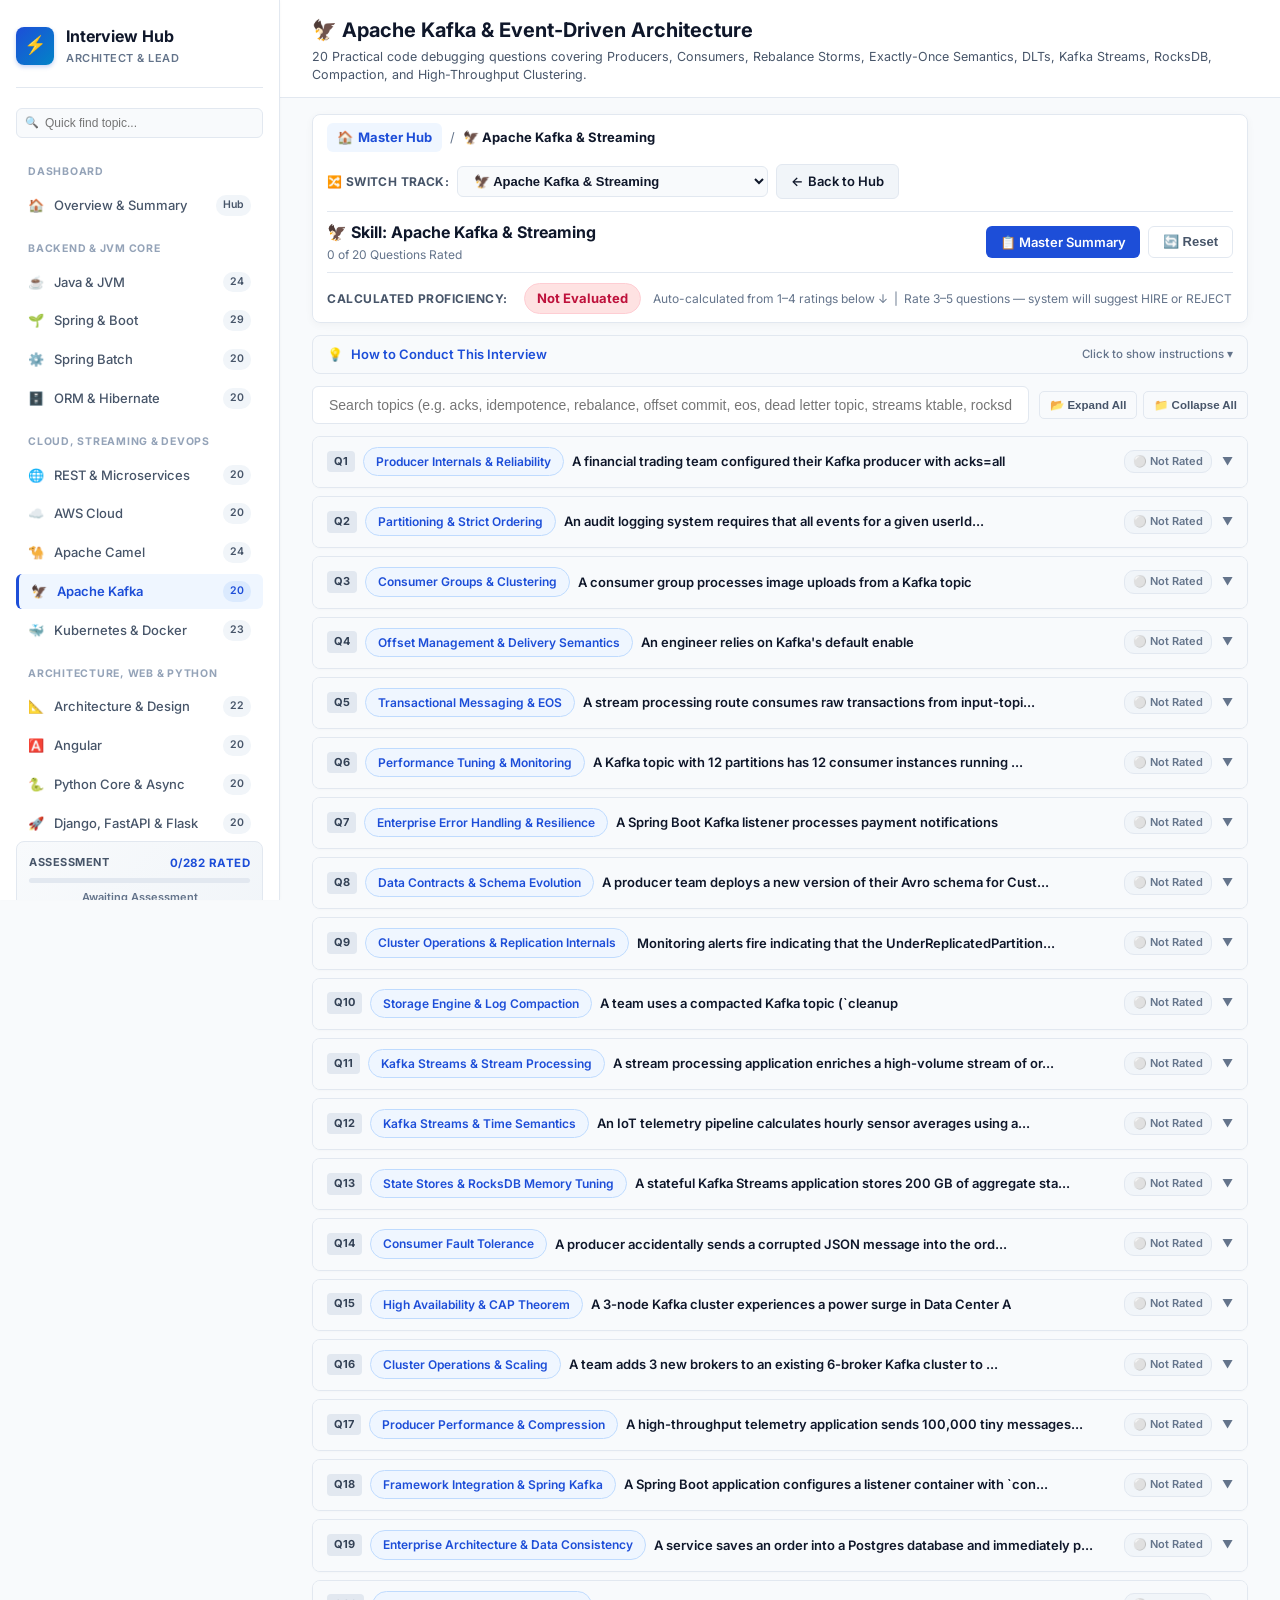
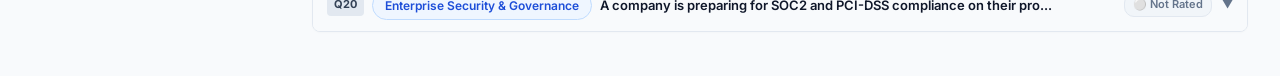
<file: interview-questions/kafka.html>
<!DOCTYPE html>
<html lang="en">
<head>
    <meta charset="UTF-8">
    <meta name="viewport" content="width=device-width, initial-scale=1.0">
    <title>Apache Kafka & Distributed Streaming | Practical Code Debugging</title>
    <link rel="stylesheet" href="css/styles.css">
</head>
<body>
                <!-- Sidebar Navigation -->
    <aside class="sidebar">
        <div class="brand">
            <div class="brand-icon">⚡</div>
            <div class="brand-title">
                <h2>Interview Hub</h2>
                <p>Architect & Lead</p>
            </div>
        </div>

        <!-- Real-Time Topic Filter Search -->
        <div class="sidebar-search-box">
            <span class="sidebar-search-icon">🔍</span>
            <input type="text" class="sidebar-search-input" placeholder="Quick find topic..." onkeyup="filterSidebarTopics(this.value)" aria-label="Filter topics">
        </div>

        <ul class="nav-links">
            <li class="nav-section-title">Dashboard</li>
            <li><a href="index.html" class="nav-link"><span>🏠</span> Overview & Summary<span class="nav-badge">Hub</span></a></li>

            <li class="nav-section-title">Backend & JVM Core</li>
            <li><a href="java.html" class="nav-link"><span>☕</span> Java & JVM<span class="nav-badge">24</span></a></li>
            <li><a href="spring-spring-boot.html" class="nav-link"><span>🌱</span> Spring & Boot<span class="nav-badge">29</span></a></li>
            <li><a href="spring-batch.html" class="nav-link"><span>⚙️</span> Spring Batch<span class="nav-badge">20</span></a></li>
            <li><a href="orm-hibernate-jpa.html" class="nav-link"><span>🗄️</span> ORM & Hibernate<span class="nav-badge">20</span></a></li>

            <li class="nav-section-title">Cloud, Streaming & DevOps</li>
            <li><a href="rest-api-microservices.html" class="nav-link"><span>🌐</span> REST & Microservices<span class="nav-badge">20</span></a></li>
            <li><a href="aws-deployment.html" class="nav-link"><span>☁️</span> AWS Cloud<span class="nav-badge">20</span></a></li>
            <li><a href="camel.html" class="nav-link"><span>🐪</span> Apache Camel<span class="nav-badge">24</span></a></li>
            <li><a href="kafka.html" class="nav-link active"><span>🦅</span> Apache Kafka<span class="nav-badge">20</span></a></li>
            <li><a href="kubernetes-docker.html" class="nav-link"><span>🐳</span> Kubernetes & Docker<span class="nav-badge">23</span></a></li>

            <li class="nav-section-title">Architecture, Web & Python</li>
            <li><a href="architecture-design.html" class="nav-link"><span>📐</span> Architecture & Design<span class="nav-badge">22</span></a></li>
            <li><a href="angular.html" class="nav-link"><span>🅰️</span> Angular<span class="nav-badge">20</span></a></li>
            <li><a href="python-core.html" class="nav-link"><span>🐍</span> Python Core & Async<span class="nav-badge">20</span></a></li>
            <li><a href="python-web-frameworks.html" class="nav-link"><span>🚀</span> Django, FastAPI & Flask<span class="nav-badge">20</span></a></li>
        </ul>

        <!-- Live Candidate Assessment Mini-Card -->
        <div class="sidebar-footer-card">
            <div class="sfc-row">
                <span class="sfc-label">Assessment</span>
                <span class="sfc-val" id="sidebarMiniCount">0/292 Rated</span>
            </div>
            <div class="sfc-bar"><div class="sfc-fill" id="sidebarMiniFill" style="width: 0%;"></div></div>
            <div class="sfc-status" id="sidebarMiniStatus">Awaiting Ratings</div>
        </div>
    </aside>

    <!-- Main Content Area -->
    <main class="main-wrapper">
        <header class="header">
            <h1>🦅 Apache Kafka & Event-Driven Architecture</h1>
            <p>20 Practical code debugging questions covering Producers, Consumers, Rebalance Storms, Exactly-Once Semantics, DLTs, Kafka Streams, RocksDB, Compaction, and High-Throughput Clustering.</p>
        </header>

        <div class="content-container">

            <!-- SKILL-LEVEL EVALUATION STICKY BAR -->
            <div class="skill-evaluation-bar">
                <div class="skill-eval-top-row">
                    <div class="skill-title-block">
                        <h3>🦅 Skill: Apache Kafka & Streaming</h3>
                        <p id="statEvaluatedCount">0 of 20 Questions Rated</p>
                    </div>
                    <div class="scorecard-actions" style="display: flex; gap: 8px;">
                        <a href="index.html" class="btn-primary" style="padding: 6px 14px; font-size: 13px;">📋 Master Summary</a>
                        <button class="btn-outline" style="padding: 6px 14px; font-size: 13px;" onclick="resetSkillData('kafka')">🔄 Reset</button>
                    </div>
                </div>
                <div class="skill-eval-controls">
                    <div style="display:flex; align-items:center; gap:12px; flex-wrap:wrap;">
                        <span class="proficiency-label">Calculated Proficiency:</span>
                        <span class="verdict-badge none" id="statVerdict">Not Rated Yet</span>
                        <span style="font-size:12px; color:var(--text-muted);">Auto-calculated from 1–4 ratings below ↓ &nbsp;|&nbsp; Rate 3–5 questions — system will suggest HIRE or REJECT</span>
                    </div>
                </div>
            </div>

            <!-- Guidelines Box -->
            <div class="guideline-box">
                <div class="icon">💡</div>
                <div>
                    <h3>How to Conduct This Interview</h3>
                    <p>
                        Choose <strong>3 to 5 questions</strong> from below. Click <strong>"💻 View Code Snippet"</strong> to open the challenge in a popup modal, and click <strong>"Copy to Clipboard"</strong> to paste it into your candidate's shared live coding pad.
                        The code snippets contain <strong>no giveaway comments</strong>. Rate the candidate's response using the <strong>1 to 4 rating scale</strong> (Cannot Explain, Partial, Good, Expert). The system automatically calculates domain proficiency and the overall hiring recommendation.
                    </p>
                </div>
            </div>

            <!-- Search Filter Bar -->
            <div class="filter-bar">
                <input type="text" id="searchInput" class="search-input" placeholder="Search topics (e.g. acks, idempotence, rebalance, offset commit, eos, dead letter topic, streams ktable, rocksdb, compaction)..." onkeyup="filterQuestions()">
            </div>

            <div id="questionsContainer">

                <!-- QUESTION 1: Producer Reliability & Durability -->
                <div class="question-card" id="q-1" data-keywords="kafka producer acks min.insync.replicas idempotence data loss durability">
                    <div class="card-header">
                        <span class="concept-badge">Producer Internals & Reliability</span>
                        <span class="q-number">Question 1 of 20</span>
                    </div>
                    <div class="card-body">
                        <div class="section-block">
                            <div class="section-title">📌 1. Concept Covered</div>
                            <div class="concept-text">
                                Kafka Producer Reliability Guarantees: The interplay between <code>acks=all</code>, topic <code>min.insync.replicas</code>, <code>replication.factor</code>, and <code>enable.idempotence=true</code> to prevent silent data loss during leader broker failovers.
                            </div>
                        </div>

                        <div class="section-block">
                            <div class="section-title">❓ 2. Question</div>
                            <div class="question-title">
                                A financial trading team configured their Kafka producer with <code>acks=all</code>. During a planned broker restart, several trading orders sent by the producer were permanently lost, despite the producer receiving successful <code>RecordMetadata</code> acknowledgments!
                                <br><br>
                                <strong>Part A:</strong> Why did setting <code>acks=all</code> fail to prevent data loss if the broker's <code>min.insync.replicas</code> was set to <code>1</code>?
                                <br>
                                <strong>Part B:</strong> What is the difference between setting <code>acks=1</code> vs <code>acks=all</code> (-1)?
                                <br>
                                <strong>Part C (Deep Probe):</strong> What happens when <code>enable.idempotence=true</code> is enabled on the producer, and what headers/sequence numbers are attached to batches?
                            </div>
                        </div>

                        <div class="section-block">
                            <div class="section-title">💻 3. Code Challenge</div>
                            <div class="card-btn-group">
                                <button class="btn-view-code" onclick="openCodeSnippetModal('1', 'KafkaProducerConfig.java')">
                                    💻 View Code Snippet (Popup)
                                </button>
                                <button class="btn-view-solution" onclick="openSolutionModal('1')">
                                    👁️ View Solution &amp; Evaluation (Popup)
                                </button>
                            </div>
                            <div id="snippet-1" style="display:none;">public class TradeProducerConfig {
    public static Producer&lt;String, String&gt; createProducer() {
        Properties props = new Properties();
        props.put(ProducerConfig.BOOTSTRAP_SERVERS_CONFIG, "broker1:9092,broker2:9092,broker3:9092");
        props.put(ProducerConfig.KEY_SERIALIZER_CLASS_CONFIG, StringSerializer.class.getName());
        props.put(ProducerConfig.VALUE_SERIALIZER_CLASS_CONFIG, StringSerializer.class.getName());
        
        props.put(ProducerConfig.ACKS_CONFIG, "all");
        props.put(ProducerConfig.RETRIES_CONFIG, 3);
        // Topic created with: replication-factor 3, min.insync.replicas 1

        return new KafkaProducer<>(props);
    }
}</div>
                        </div>

                        <div class="question-rating-panel">
                            <span class="rating-panel-label">🎯 Answer Quality:</span>
                            <div class="star-rating-group" id="star-group-1">
                                <button class="star-btn" data-rating="1" onclick="setQuestionRating('kafka', 1, 1, 'Producer acks=all, min.insync.replicas, and idempotence')"><span class="star-num">1</span><span class="star-label">Cannot Explain</span></button>
                                <button class="star-btn" data-rating="2" onclick="setQuestionRating('kafka', 1, 2, 'Producer acks=all, min.insync.replicas, and idempotence')"><span class="star-num">2</span><span class="star-label">Partial</span></button>
                                <button class="star-btn" data-rating="3" onclick="setQuestionRating('kafka', 1, 3, 'Producer acks=all, min.insync.replicas, and idempotence')"><span class="star-num">3</span><span class="star-label">Good</span></button>
                                <button class="star-btn" data-rating="4" onclick="setQuestionRating('kafka', 1, 4, 'Producer acks=all, min.insync.replicas, and idempotence')"><span class="star-num">4</span><span class="star-label">Expert</span></button>
                            </div>
                            <span class="q-score-display" id="q-score-1">Not Rated</span>
                        </div>

                        <div class="solution-content">
                            <div class="solution-heading">Answer Key & Deep-Dive Explanation</div>
                            <p style="font-size: 13px; color: var(--text-secondary); margin-bottom: 8px;">
                                <strong>Answer to Part A:</strong> <code>acks=all</code> guarantees that the leader waits for all <em>currently active in-sync replicas</em> to acknowledge the write. If 2 follower brokers temporarily fall out of the ISR (In-Sync Replicas list) and <code>min.insync.replicas=1</code>, the leader is the ONLY replica in the ISR! The leader writes locally, acknowledges success to the producer immediately, and if that broker crashes before followers catch up, the message is permanently lost.
                            </p>
                            <p style="font-size: 13px; color: var(--text-secondary); margin-bottom: 8px;">
                                <strong>Answer to Part B:</strong> <code>acks=1</code> acknowledges as soon as the partition leader writes to its local log without waiting for any followers. <code>acks=all</code> requires the leader plus all current in-sync replicas (satisfying $\ge \text{min.insync.replicas}$) to acknowledge before returning success.
                            </p>
                            <p style="font-size: 13px; color: var(--text-secondary); margin-bottom: 8px;">
                                <strong>Answer to Part C (Deep Probe):</strong> <code>enable.idempotence=true</code> assigns a unique Producer ID (PID) and monotonically increasing sequence numbers per partition. The broker rejects duplicate sequence numbers and maintains exact message ordering even if network timeouts cause producer retries.
                            </p>
                            <div class="code-wrapper">
                                <div class="code-header"><span>Correct Fix</span><span class="code-lang">Java / Broker Config</span></div>
                                <pre><code>// 1. Topic Configuration:
// kafka-topics.sh --alter --topic trades --config min.insync.replicas=2

// 2. Producer Configuration:
Properties props = new Properties();
props.put(ProducerConfig.BOOTSTRAP_SERVERS_CONFIG, "broker1:9092,broker2:9092,broker3:9092");
props.put(ProducerConfig.ACKS_CONFIG, "all");
props.put(ProducerConfig.ENABLE_IDEMPOTENCE_CONFIG, "true"); // Mandates acks=all, retries=MAX
props.put(ProducerConfig.MAX_IN_FLIGHT_REQUESTS_PER_CONNECTION, 5); // Safe with idempotence!</code></pre>
                            </div>
                            <div class="evaluation-grid">
                                <div class="eval-box eval-bad">
                                    <div class="eval-box-title">⚠️ Junior / Unacceptable Response</div>
                                    <ul class="eval-checklist">
                                        <li>Believes <code>acks=all</code> means all brokers in the cluster or all replicas must acknowledge.</li>
                                        <li>Does not know what <code>min.insync.replicas</code> does.</li>
                                    </ul>
                                </div>
                                <div class="eval-box eval-good">
                                    <div class="eval-box-title">🌟 Architect-Level Response</div>
                                    <ul class="eval-checklist">
                                        <li>Articulates that <code>acks=all</code> evaluates against the dynamic In-Sync Replicas (ISR) set, not total replicas.</li>
                                        <li>Mandates pairing <code>replication.factor=3</code> with <code>min.insync.replicas=2</code> to tolerate 1 broker failure without losing durability.</li>
                                        <li>Explains PID and sequence numbers in idempotent producer semantics.</li>
                                    </ul>
                                </div>
                            </div>
                        </div>
                    </div>
                </div>

                <!-- QUESTION 2: Message Ordering & Partition Keys -->
                <div class="question-card" id="q-2" data-keywords="kafka ordering partition key murmur2 null key round robin retries">
                    <div class="card-header">
                        <span class="concept-badge">Partitioning & Strict Ordering</span>
                        <span class="q-number">Question 2 of 20</span>
                    </div>
                    <div class="card-body">
                        <div class="section-block">
                            <div class="section-title">📌 1. Concept Covered</div>
                            <div class="concept-text">
                                Kafka Message Ordering Guarantees: How partition keys enforce ordering, default Murmur2 hashing, sticky partitioner behavior on null keys, and why network retries with <code>max.in.flight.requests.per.connection &gt; 1</code> break strict ordering without idempotence.
                            </div>
                        </div>

                        <div class="section-block">
                            <div class="section-title">❓ 2. Question</div>
                            <div class="question-title">
                                An audit logging system requires that all events for a given <code>userId</code> must be processed in the exact order they occurred.
                                In production, user events occasionally arrive out-of-order at the consumer (e.g. `USER_DELETED` is processed before `USER_CREATED`).
                                <br><br>
                                <strong>Part A:</strong> How does Kafka guarantee message ordering across partitions vs within a single partition?
                                <br>
                                <strong>Part B:</strong> In the producer code snippet, why did enabling retries with <code>max.in.flight.requests.per.connection = 5</code> cause out-of-order delivery?
                                <br>
                                <strong>Part C (Deep Probe):</strong> What happens to partition assignment when the number of partitions for a topic is increased from 6 to 12?
                            </div>
                        </div>

                        <div class="section-block">
                            <div class="section-title">💻 3. Code Challenge</div>
                            <div class="card-btn-group">
                                <button class="btn-view-code" onclick="openCodeSnippetModal('2', 'KafkaOrderingProducer.java')">
                                    💻 View Code Snippet (Popup)
                                </button>
                                <button class="btn-view-solution" onclick="openSolutionModal('2')">
                                    👁️ View Solution &amp; Evaluation (Popup)
                                </button>
                            </div>
                            <div id="snippet-2" style="display:none;">public class UserAuditProducer {
    public static void main(String[] args) {
        Properties props = new Properties();
        props.put(ProducerConfig.BOOTSTRAP_SERVERS_CONFIG, "localhost:9092");
        props.put(ProducerConfig.KEY_SERIALIZER_CLASS_CONFIG, StringSerializer.class.getName());
        props.put(ProducerConfig.VALUE_SERIALIZER_CLASS_CONFIG, StringSerializer.class.getName());
        
        props.put(ProducerConfig.RETRIES_CONFIG, 10);
        props.put(ProducerConfig.MAX_IN_FLIGHT_REQUESTS_PER_CONNECTION, 5);
        props.put(ProducerConfig.ENABLE_IDEMPOTENCE_CONFIG, "false"); // Legacy config

        Producer&lt;String, String&gt; producer = new KafkaProducer<>(props);
        
        // Sending audit logs:
        producer.send(new ProducerRecord<>("user-audit", "USER_123", "EVENT: CREATED"));
        producer.send(new ProducerRecord<>("user-audit", "USER_123", "EVENT: UPDATED"));
        producer.send(new ProducerRecord<>("user-audit", "USER_123", "EVENT: DELETED"));
    }
}</div>
                        </div>

                        <div class="question-rating-panel">
                            <span class="rating-panel-label">🎯 Answer Quality:</span>
                            <div class="star-rating-group" id="star-group-2">
                                <button class="star-btn" data-rating="1" onclick="setQuestionRating('kafka', 2, 1, 'Kafka partition ordering, in-flight requests, and re-partitioning traps')"><span class="star-num">1</span><span class="star-label">Cannot Explain</span></button>
                                <button class="star-btn" data-rating="2" onclick="setQuestionRating('kafka', 2, 2, 'Kafka partition ordering, in-flight requests, and re-partitioning traps')"><span class="star-num">2</span><span class="star-label">Partial</span></button>
                                <button class="star-btn" data-rating="3" onclick="setQuestionRating('kafka', 2, 3, 'Kafka partition ordering, in-flight requests, and re-partitioning traps')"><span class="star-num">3</span><span class="star-label">Good</span></button>
                                <button class="star-btn" data-rating="4" onclick="setQuestionRating('kafka', 2, 4, 'Kafka partition ordering, in-flight requests, and re-partitioning traps')"><span class="star-num">4</span><span class="star-label">Expert</span></button>
                            </div>
                            <span class="q-score-display" id="q-score-2">Not Rated</span>
                        </div>

                        <div class="solution-content">
                            <div class="solution-heading">Answer Key & Deep-Dive Explanation</div>
                            <p style="font-size: 13px; color: var(--text-secondary); margin-bottom: 8px;">
                                <strong>Answer to Part A:</strong> Kafka guarantees strict ordering <strong>ONLY within a single partition</strong>. There is NO ordering guarantee across different partitions of the same topic.
                            </p>
                            <p style="font-size: 13px; color: var(--text-secondary); margin-bottom: 8px;">
                                <strong>Answer to Part B:</strong> With <code>max.in.flight.requests.per.connection = 5</code> and <code>enable.idempotence = false</code>, the producer sends Batch 1 followed immediately by Batch 2 without waiting. If Batch 1 fails due to a temporary network glitch while Batch 2 succeeds, the broker appends Batch 2 first. When the producer retries Batch 1, it lands <em>after</em> Batch 2, reversing chronological order!
                            </p>
                            <p style="font-size: 13px; color: var(--text-secondary); margin-bottom: 8px;">
                                <strong>Answer to Part C (Deep Probe):</strong> Kafka's default partitioner calculates <code>hash(key) % numPartitions</code>. When partitions increase from 6 to 12, the modulo arithmetic produces completely different partition numbers for existing keys. Future events for `USER_123` land on a different partition, permanently shattering chronological consumer ordering!
                            </p>
                            <div class="code-wrapper">
                                <div class="code-header"><span>Correct Fix</span><span class="code-lang">Java</span></div>
                                <pre><code>Properties props = new Properties();
props.put(ProducerConfig.BOOTSTRAP_SERVERS_CONFIG, "localhost:9092");
// Fix 1: Enable idempotence. Allows max.in.flight.requests <= 5 while preserving strict order!
props.put(ProducerConfig.ENABLE_IDEMPOTENCE_CONFIG, "true");
props.put(ProducerConfig.MAX_IN_FLIGHT_REQUESTS_PER_CONNECTION, 5);
props.put(ProducerConfig.ACKS_CONFIG, "all");
// Fix 2: Never change topic partition counts if key-based ordering is mandatory.</code></pre>
                            </div>
                            <div class="evaluation-grid">
                                <div class="eval-box eval-bad">
                                    <div class="eval-box-title">⚠️ Junior / Unacceptable Response</div>
                                    <ul class="eval-checklist">
                                        <li>Thinks Kafka guarantees total ordering across the entire topic.</li>
                                        <li>Does not understand how network retries flip message batch sequence without idempotence.</li>
                                    </ul>
                                </div>
                                <div class="eval-box eval-good">
                                    <div class="eval-box-title">🌟 Architect-Level Response</div>
                                    <ul class="eval-checklist">
                                        <li>Explains in-flight request interleaving and how <code>enable.idempotence=true</code> de-duplicates and orders batches via sequence numbers.</li>
                                        <li>Highlights the catastrophic repartitioning trap where changing partition count breaks key-affinity routing.</li>
                                    </ul>
                                </div>
                            </div>
                        </div>
                    </div>
                </div>

                <!-- QUESTION 3: Consumer Rebalance Storms -->
                <div class="question-card" id="q-3" data-keywords="kafka consumer rebalance storm max.poll.interval.ms heartbeat cooperative sticky">
                    <div class="card-header">
                        <span class="concept-badge">Consumer Groups & Clustering</span>
                        <span class="q-number">Question 3 of 20</span>
                    </div>
                    <div class="card-body">
                        <div class="section-block">
                            <div class="section-title">📌 1. Concept Covered</div>
                            <div class="concept-text">
                                <strong>Consumer Rebalance Storms</strong>: The difference between <code>max.poll.interval.ms</code>, <code>session.timeout.ms</code>, and <code>heartbeat.interval.ms</code>, diagnosing slow batch processing failures, and migrating to <strong>Cooperative Sticky Assignor</strong>.
                            </div>
                        </div>

                        <div class="section-block">
                            <div class="section-title">❓ 2. Question</div>
                            <div class="question-title">
                                A consumer group processes image uploads from a Kafka topic. When traffic surges, the consumer group enters an infinite "Rebalance Storm":
                                Consumer instances are repeatedly kicked out of the group, partitions are reassigned every few minutes, and message processing makes zero forward progress.
                                <br><br>
                                <strong>Part A:</strong> Look at the consumer loop in the code snippet. Why is the consumer being evicted from the consumer group?
                                <br>
                                <strong>Part B:</strong> What is the difference between <code>session.timeout.ms</code> (heartbeat thread) and <code>max.poll.interval.ms</code> (poll loop)?
                                <br>
                                <strong>Part C (Deep Probe):</strong> How does the <strong>Cooperative Sticky Assignor</strong> (`CooperativeStickyAssignor`) eliminate the "stop-the-world" pause of the legacy Eager Rebalance protocol?
                            </div>
                        </div>

                        <div class="section-block">
                            <div class="section-title">💻 3. Code Challenge</div>
                            <div class="card-btn-group">
                                <button class="btn-view-code" onclick="openCodeSnippetModal('3', 'ConsumerRebalanceBug.java')">
                                    💻 View Code Snippet (Popup)
                                </button>
                                <button class="btn-view-solution" onclick="openSolutionModal('3')">
                                    👁️ View Solution &amp; Evaluation (Popup)
                                </button>
                            </div>
                            <div id="snippet-3" style="display:none;">public class ImageProcessingConsumer {
    public static void main(String[] args) {
        Properties props = new Properties();
        props.put(ConsumerConfig.BOOTSTRAP_SERVERS_CONFIG, "localhost:9092");
        props.put(ConsumerConfig.GROUP_ID_CONFIG, "image-processors");
        props.put(ConsumerConfig.MAX_POLL_RECORDS_CONFIG, 500); // Pulls 500 records per poll
        props.put(ConsumerConfig.MAX_POLL_INTERVAL_MS_CONFIG, 300000); // 5 minutes

        KafkaConsumer&lt;String, byte[]&gt; consumer = new KafkaConsumer<>(props);
        consumer.subscribe(Collections.singletonList("image-uploads"));

        while (true) {
            ConsumerRecords&lt;String, byte[]&gt; records = consumer.poll(Duration.ofMillis(1000));
            for (ConsumerRecord&lt;String, byte[]&gt; record : records) {
                // Takes ~1-2 seconds per image for OCR and thumbnail generation
                processImageOCR(record.value()); // 500 records * 1.5s = 750 seconds (12.5 minutes)!
            }
            consumer.commitSync();
        }
    }
}</div>
                        </div>

                        <div class="question-rating-panel">
                            <span class="rating-panel-label">🎯 Answer Quality:</span>
                            <div class="star-rating-group" id="star-group-3">
                                <button class="star-btn" data-rating="1" onclick="setQuestionRating('kafka', 3, 1, 'Rebalance storms, max.poll.interval.ms, and cooperative sticky rebalancing')"><span class="star-num">1</span><span class="star-label">Cannot Explain</span></button>
                                <button class="star-btn" data-rating="2" onclick="setQuestionRating('kafka', 3, 2, 'Rebalance storms, max.poll.interval.ms, and cooperative sticky rebalancing')"><span class="star-num">2</span><span class="star-label">Partial</span></button>
                                <button class="star-btn" data-rating="3" onclick="setQuestionRating('kafka', 3, 3, 'Rebalance storms, max.poll.interval.ms, and cooperative sticky rebalancing')"><span class="star-num">3</span><span class="star-label">Good</span></button>
                                <button class="star-btn" data-rating="4" onclick="setQuestionRating('kafka', 3, 4, 'Rebalance storms, max.poll.interval.ms, and cooperative sticky rebalancing')"><span class="star-num">4</span><span class="star-label">Expert</span></button>
                            </div>
                            <span class="q-score-display" id="q-score-3">Not Rated</span>
                        </div>

                        <div class="solution-content">
                            <div class="solution-heading">Answer Key & Deep-Dive Explanation</div>
                            <p style="font-size: 13px; color: var(--text-secondary); margin-bottom: 8px;">
                                <strong>Answer to Part A:</strong> The consumer fetched 500 records. At ~1.5s per image, processing the batch takes 12.5 minutes (750 seconds). Because <code>max.poll.interval.ms</code> is set to 5 minutes (300,000ms), the consumer fails to call <code>poll()</code> within the deadline. The Group Coordinator assumes the consumer has locked up or died, kicks it out of the group, and triggers a rebalance. When the consumer finally finishes and calls `poll()`, it is told to re-join, triggering yet another rebalance loop!
                            </p>
                            <p style="font-size: 13px; color: var(--text-secondary); margin-bottom: 8px;">
                                <strong>Answer to Part B:</strong>
                                <br>• <code>session.timeout.ms</code>: Monitored by a separate background heartbeat thread. Detects if the JVM process crashed or suffered a hard network cut.
                                <br>• <code>max.poll.interval.ms</code>: Monitored by the main application thread. Detects if the application is stuck in an infinite loop or taking too long between `poll()` invocations.
                            </p>
                            <p style="font-size: 13px; color: var(--text-secondary); margin-bottom: 8px;">
                                <strong>Answer to Part C (Deep Probe):</strong> Under legacy Eager rebalance, ALL consumers revoke ALL their partitions and stop processing (stop-the-world). With <strong>Cooperative Sticky Rebalance</strong>, consumers only revoke partitions that are actively moving to another member; unaffected partitions continue consuming without interruption.
                            </p>
                            <div class="code-wrapper">
                                <div class="code-header"><span>Correct Fix</span><span class="code-lang">Java</span></div>
                                <pre><code>Properties props = new Properties();
props.put(ConsumerConfig.BOOTSTRAP_SERVERS_CONFIG, "localhost:9092");
props.put(ConsumerConfig.GROUP_ID_CONFIG, "image-processors");

// Fix 1: Restrict batch size so batch duration << max.poll.interval.ms
props.put(ConsumerConfig.MAX_POLL_RECORDS_CONFIG, 20); // 20 * 1.5s = 30 seconds

// Fix 2: Increase poll interval headroom
props.put(ConsumerConfig.MAX_POLL_INTERVAL_MS_CONFIG, 180000); // 3 minutes

// Fix 3: Switch from Eager to Cooperative Sticky Rebalance
props.put(ConsumerConfig.PARTITION_ASSIGNMENT_STRATEGY_CONFIG, 
    CooperativeStickyAssignor.class.getName());</code></pre>
                            </div>
                            <div class="evaluation-grid">
                                <div class="eval-box eval-bad">
                                    <div class="eval-box-title">⚠️ Junior / Unacceptable Response</div>
                                    <ul class="eval-checklist">
                                        <li>Suggests increasing <code>session.timeout.ms</code> without realizing heartbeat runs on a separate thread.</li>
                                        <li>Does not calculate batch processing time vs <code>max.poll.interval.ms</code>.</li>
                                    </ul>
                                </div>
                                <div class="eval-box eval-good">
                                    <div class="eval-box-title">🌟 Architect-Level Response</div>
                                    <ul class="eval-checklist">
                                        <li>Immediately diagnoses <code>max.poll.interval.ms</code> expiration caused by synchronous record processing.</li>
                                        <li>Tunes <code>max.poll.records</code> downward or decouples consumption from processing using worker thread pools.</li>
                                        <li>Upgrades the partition assignment strategy to <code>CooperativeStickyAssignor</code>.</li>
                                    </ul>
                                </div>
                            </div>
                        </div>
                    </div>
                </div>

                <!-- QUESTION 4: Offset Commit Semantics -->
                <div class="question-card" id="q-4" data-keywords="kafka offset commit auto commit commitSync commitAsync duplicate loss">
                    <div class="card-header">
                        <span class="concept-badge">Offset Management & Delivery Semantics</span>
                        <span class="q-number">Question 4 of 20</span>
                    </div>
                    <div class="card-body">
                        <div class="section-block">
                            <div class="section-title">📌 1. Concept Covered</div>
                            <div class="concept-text">
                                Kafka Offset Commit Mechanics: Risks of <code>enable.auto.commit=true</code>, synchronous vs asynchronous manual commits (`commitSync` vs `commitAsync`), and preventing duplicate processing vs data loss.
                            </div>
                        </div>

                        <div class="section-block">
                            <div class="section-title">❓ 2. Question</div>
                            <div class="question-title">
                                An engineer relies on Kafka's default <code>enable.auto.commit = true</code> with <code>auto.commit.interval.ms = 5000</code>.
                                During an unhandled exception or container crash:
                                <br><br>
                                <strong>Part A:</strong> Describe a scenario where auto-commit causes <strong>permanent message loss</strong>.
                                <br>
                                <strong>Part B:</strong> Describe a scenario where auto-commit causes <strong>duplicate message processing</strong>.
                                <br>
                                <strong>Part C (Deep Probe):</strong> Why does combining <code>commitAsync()</code> in the loop with <code>commitSync()</code> in the <code>finally</code> block represent the gold standard for manual offset management?
                            </div>
                        </div>

                        <div class="section-block">
                            <div class="section-title">💻 3. Code Challenge</div>
                            <div class="card-btn-group">
                                <button class="btn-view-code" onclick="openCodeSnippetModal('4', 'KafkaAutoCommitTrap.java')">
                                    💻 View Code Snippet (Popup)
                                </button>
                                <button class="btn-view-solution" onclick="openSolutionModal('4')">
                                    👁️ View Solution &amp; Evaluation (Popup)
                                </button>
                            </div>
                            <div id="snippet-4" style="display:none;">public class AutoCommitOrderConsumer {
    public static void main(String[] args) {
        Properties props = new Properties();
        props.put(ConsumerConfig.BOOTSTRAP_SERVERS_CONFIG, "localhost:9092");
        props.put(ConsumerConfig.GROUP_ID_CONFIG, "order-service");
        props.put(ConsumerConfig.ENABLE_AUTO_COMMIT_CONFIG, "true");
        props.put(ConsumerConfig.AUTO_COMMIT_INTERVAL_MS_CONFIG, "5000"); // 5 seconds

        KafkaConsumer&lt;String, String&gt; consumer = new KafkaConsumer<>(props);
        consumer.subscribe(Collections.singletonList("orders"));

        while (true) {
            ConsumerRecords&lt;String, String&gt; records = consumer.poll(Duration.ofMillis(100));
            for (ConsumerRecord&lt;String, String&gt; record : records) {
                // If this step throws an unhandled exception or JVM crashes at second 6...
                insertToDatabase(record.value());
            }
        }
    }
}</div>
                        </div>

                        <div class="question-rating-panel">
                            <span class="rating-panel-label">🎯 Answer Quality:</span>
                            <div class="star-rating-group" id="star-group-4">
                                <button class="star-btn" data-rating="1" onclick="setQuestionRating('kafka', 4, 1, 'Offset commits, auto-commit failure scenarios, and commitAsync/commitSync')"><span class="star-num">1</span><span class="star-label">Cannot Explain</span></button>
                                <button class="star-btn" data-rating="2" onclick="setQuestionRating('kafka', 4, 2, 'Offset commits, auto-commit failure scenarios, and commitAsync/commitSync')"><span class="star-num">2</span><span class="star-label">Partial</span></button>
                                <button class="star-btn" data-rating="3" onclick="setQuestionRating('kafka', 4, 3, 'Offset commits, auto-commit failure scenarios, and commitAsync/commitSync')"><span class="star-num">3</span><span class="star-label">Good</span></button>
                                <button class="star-btn" data-rating="4" onclick="setQuestionRating('kafka', 4, 4, 'Offset commits, auto-commit failure scenarios, and commitAsync/commitSync')"><span class="star-num">4</span><span class="star-label">Expert</span></button>
                            </div>
                            <span class="q-score-display" id="q-score-4">Not Rated</span>
                        </div>

                        <div class="solution-content">
                            <div class="solution-heading">Answer Key & Deep-Dive Explanation</div>
                            <p style="font-size: 13px; color: var(--text-secondary); margin-bottom: 8px;">
                                <strong>Answer to Part A (Data Loss):</strong> In auto-commit mode, when <code>poll()</code> is called and 5 seconds have elapsed, Kafka automatically commits the highest offset returned by the previous poll. If the worker thread hands records to an internal buffer and crashes before writing them to the database, the broker already has the committed offset! The new consumer resumes from the committed offset, permanently skipping the lost records.
                            </p>
                            <p style="font-size: 13px; color: var(--text-secondary); margin-bottom: 8px;">
                                <strong>Answer to Part B (Duplicate Processing):</strong> If records 1–100 are processed and saved to the database at second 4, but the JVM crashes at second 4.5 before the 5-second auto-commit fires, the offset was never committed to Kafka. When the pod restarts, it re-fetches records 1–100 and inserts them again.
                            </p>
                            <p style="font-size: 13px; color: var(--text-secondary); margin-bottom: 8px;">
                                <strong>Answer to Part C (Deep Probe):</strong> <code>commitAsync()</code> doesn't block the polling loop, maximizing consumer throughput. However, if a transient failure occurs, it should NOT retry (to prevent an older failed offset commit from overwriting a newer successful one). During clean shutdown, <code>commitSync()</code> in the <code>finally</code> block ensures the absolute latest offset is durably acknowledged before releasing partition ownership.
                            </p>
                            <div class="code-wrapper">
                                <div class="code-header"><span>Correct Fix</span><span class="code-lang">Java</span></div>
                                <pre><code>Properties props = new Properties();
props.put(ConsumerConfig.ENABLE_AUTO_COMMIT_CONFIG, "false"); // Disable auto-commit

try {
    while (running) {
        ConsumerRecords&lt;String, String&gt; records = consumer.poll(Duration.ofMillis(500));
        for (ConsumerRecord&lt;String, String&gt; record : records) {
            processAndSaveToDb(record);
        }
        // Non-blocking commit in main loop
        consumer.commitAsync();
    }
} catch (Exception e) {
    log.error("Consumer loop failure", e);
} finally {
    try {
        // Blocking commit guarantees clean state before shutdown
        consumer.commitSync();
    } finally {
        consumer.close();
    }
}</code></pre>
                            </div>
                            <div class="evaluation-grid">
                                <div class="eval-box eval-bad">
                                    <div class="eval-box-title">⚠️ Junior / Unacceptable Response</div>
                                    <ul class="eval-checklist">
                                        <li>Thinks auto-commit only commits after the developer finishes processing.</li>
                                        <li>Does not know why <code>commitAsync()</code> should not retry.</li>
                                    </ul>
                                </div>
                                <div class="eval-box eval-good">
                                    <div class="eval-box-title">🌟 Architect-Level Response</div>
                                    <ul class="eval-checklist">
                                        <li>Clearly articulates the timing race conditions between auto-commit intervals and application crashes.</li>
                                        <li>Implements manual offset commits with <code>commitAsync()</code> for high throughput and <code>commitSync()</code> for clean shutdown.</li>
                                        <li>Understands that Kafka consumer offsets must commit *after* external side effects succeed (At-Least-Once delivery).</li>
                                    </ul>
                                </div>
                            </div>
                        </div>
                    </div>
                </div>

                <!-- QUESTION 5: Exactly-Once Semantics (EOS) -->
                <div class="question-card" id="q-5" data-keywords="kafka eos exactly once semantics transactional producer read_committed two phase commit">
                    <div class="card-header">
                        <span class="concept-badge">Transactional Messaging & EOS</span>
                        <span class="q-number">Question 5 of 20</span>
                    </div>
                    <div class="card-body">
                        <div class="section-block">
                            <div class="section-title">📌 1. Concept Covered</div>
                            <div class="concept-text">
                                <strong>Exactly-Once Semantics (EOS)</strong> in Kafka: The consume-process-produce loop, <code>transactional.id</code>, atomic multi-partition writes, and consumer <code>isolation.level = read_committed</code>.
                            </div>
                        </div>

                        <div class="section-block">
                            <div class="section-title">❓ 2. Question</div>
                            <div class="question-title">
                                A stream processing route consumes raw transactions from <code>input-topic</code>, calculates user account balances, and publishes results to <code>output-topic</code>.
                                The developer configured a transactional producer (`initTransactions()`, `beginTransaction()`, `commitTransaction()`), but downstream consumers still read duplicated and aborted transactions!
                                <br><br>
                                <strong>Part A:</strong> What configuration did the downstream consumer omit that allowed it to read aborted transaction messages?
                                <br>
                                <strong>Part B:</strong> How does Kafka's Transaction Coordinator use the two-phase commit protocol and markers (`COMMIT` / `ABORT`) inside the log?
                                <br>
                                <strong>Part C (Deep Probe):</strong> How does <code>sendOffsetsToTransaction(...)</code> tie consumer offset commits atomically to producer outputs?
                            </div>
                        </div>

                        <div class="section-block">
                            <div class="section-title">💻 3. Code Challenge</div>
                            <div class="card-btn-group">
                                <button class="btn-view-code" onclick="openCodeSnippetModal('5', 'TransactionalEosPipeline.java')">
                                    💻 View Code Snippet (Popup)
                                </button>
                                <button class="btn-view-solution" onclick="openSolutionModal('5')">
                                    👁️ View Solution &amp; Evaluation (Popup)
                                </button>
                            </div>
                            <div id="snippet-5" style="display:none;">public class TransactionalStreamPipeline {
    public static void main(String[] args) {
        Properties prodProps = new Properties();
        prodProps.put(ProducerConfig.BOOTSTRAP_SERVERS_CONFIG, "localhost:9092");
        prodProps.put(ProducerConfig.TRANSACTIONAL_ID_CONFIG, "txn-balance-processor-1");
        KafkaProducer&lt;String, String&gt; producer = new KafkaProducer<>(prodProps);
        producer.initTransactions();

        Properties consProps = new Properties();
        consProps.put(ConsumerConfig.BOOTSTRAP_SERVERS_CONFIG, "localhost:9092");
        consProps.put(ConsumerConfig.GROUP_ID_CONFIG, "balance-consumer-group");
        consProps.put(ConsumerConfig.ENABLE_AUTO_COMMIT_CONFIG, "false");
        // Downstream consumer configuration missing critical isolation setting!
        KafkaConsumer&lt;String, String&gt; consumer = new KafkaConsumer<>(consProps);
    }
}</div>
                        </div>

                        <div class="question-rating-panel">
                            <span class="rating-panel-label">🎯 Answer Quality:</span>
                            <div class="star-rating-group" id="star-group-5">
                                <button class="star-btn" data-rating="1" onclick="setQuestionRating('kafka', 5, 1, 'Exactly-Once Semantics, read_committed, and transactional coordinator')"><span class="star-num">1</span><span class="star-label">Cannot Explain</span></button>
                                <button class="star-btn" data-rating="2" onclick="setQuestionRating('kafka', 5, 2, 'Exactly-Once Semantics, read_committed, and transactional coordinator')"><span class="star-num">2</span><span class="star-label">Partial</span></button>
                                <button class="star-btn" data-rating="3" onclick="setQuestionRating('kafka', 5, 3, 'Exactly-Once Semantics, read_committed, and transactional coordinator')"><span class="star-num">3</span><span class="star-label">Good</span></button>
                                <button class="star-btn" data-rating="4" onclick="setQuestionRating('kafka', 5, 4, 'Exactly-Once Semantics, read_committed, and transactional coordinator')"><span class="star-num">4</span><span class="star-label">Expert</span></button>
                            </div>
                            <span class="q-score-display" id="q-score-5">Not Rated</span>
                        </div>

                        <div class="solution-content">
                            <div class="solution-heading">Answer Key & Deep-Dive Explanation</div>
                            <p style="font-size: 13px; color: var(--text-secondary); margin-bottom: 8px;">
                                <strong>Answer to Part A:</strong> By default, consumers run with <code>isolation.level = read_uncommitted</code>. In this mode, consumers read all messages immediately, including messages that belong to uncommitted or aborted transactions! Consumers must set <code>isolation.level = read_committed</code>.
                            </p>
                            <p style="font-size: 13px; color: var(--text-secondary); margin-bottom: 8px;">
                                <strong>Answer to Part B:</strong> Kafka writes transactional messages to partition logs immediately with their transactional metadata. When <code>commitTransaction()</code> is invoked, the Transaction Coordinator writes a special <strong>Control Marker</strong> (`COMMIT` or `ABORT`) to the partition logs. A <code>read_committed</code> consumer stops reading at the Last Stable Offset (LSO) until it encounters the control marker, skipping aborted messages.
                            </p>
                            <p style="font-size: 13px; color: var(--text-secondary); margin-bottom: 8px;">
                                <strong>Answer to Part C (Deep Probe):</strong> <code>producer.sendOffsetsToTransaction(offsets, consumerGroupId)</code> sends the consumer's current offsets to the Transaction Coordinator. The coordinator commits the offsets into the internal <code>__consumer_offsets</code> topic inside the same atomic 2-phase commit as the output messages, guaranteeing that input offsets and output records commit or abort together.
                            </p>
                            <div class="code-wrapper">
                                <div class="code-header"><span>Correct Fix</span><span class="code-lang">Java</span></div>
                                <pre><code>// 1. Consumer must specify read_committed:
consProps.put(ConsumerConfig.ISOLATION_LEVEL_CONFIG, "read_committed");

// 2. Consume-Process-Produce atomic loop:
producer.beginTransaction();
try {
    for (ConsumerRecord&lt;String, String&gt; record : records) {
        String result = calculateBalance(record.value());
        producer.send(new ProducerRecord<>("output-topic", record.key(), result));
    }
    // Commit consumer offsets atomically with output records
    Map&lt;TopicPartition, OffsetAndMetadata&gt; offsets = getNextOffsets(records);
    producer.sendOffsetsToTransaction(offsets, consumer.groupMetadata());
    producer.commitTransaction();
} catch (Exception e) {
    producer.abortTransaction();
}</code></pre>
                            </div>
                            <div class="evaluation-grid">
                                <div class="eval-box eval-bad">
                                    <div class="eval-box-title">⚠️ Junior / Unacceptable Response</div>
                                    <ul class="eval-checklist">
                                        <li>Thinks EOS is achieved simply by turning on producer transactions.</li>
                                        <li>Has never heard of <code>isolation.level = read_committed</code>.</li>
                                    </ul>
                                </div>
                                <div class="eval-box eval-good">
                                    <div class="eval-box-title">🌟 Architect-Level Response</div>
                                    <ul class="eval-checklist">
                                        <li>Explains the role of <code>isolation.level = read_committed</code> and the Last Stable Offset (LSO).</li>
                                        <li>Articulates how <code>sendOffsetsToTransaction</code> binds consumer offset commits into the producer's atomic transaction.</li>
                                        <li>Understands the internal control markers (`COMMIT`/`ABORT`) written to Kafka logs.</li>
                                    </ul>
                                </div>
                            </div>
                        </div>
                    </div>
                </div>

                <!-- QUESTION 6: Consumer Lag & Throughput Tuning -->
                <div class="question-card" id="q-6" data-keywords="kafka consumer lag throughput fetch.min.bytes max.poll.records thread decoupling">
                    <div class="card-header">
                        <span class="concept-badge">Performance Tuning & Monitoring</span>
                        <span class="q-number">Question 6 of 20</span>
                    </div>
                    <div class="card-body">
                        <div class="section-block">
                            <div class="section-title">📌 1. Concept Covered</div>
                            <div class="concept-text">
                                <strong>Consumer Lag Triage & Throughput Optimization</strong>: Diagnosing lag spikes, the trade-offs between <code>fetch.min.bytes</code> and <code>fetch.max.wait.ms</code>, and decoupling consumer polling from blocking I/O execution.
                            </div>
                        </div>

                        <div class="section-block">
                            <div class="section-title">❓ 2. Question</div>
                            <div class="question-title">
                                A Kafka topic with 12 partitions has 12 consumer instances running in a consumer group. During peak business hours, consumer lag steadily balloons by 100,000 messages per hour. Adding more consumer pods does not reduce the lag at all!
                                <br><br>
                                <strong>Part A:</strong> Why does adding 12 more consumer pods (total 24 pods for 12 partitions) fail to increase consumption throughput?
                                <br>
                                <strong>Part B:</strong> How do <code>fetch.min.bytes</code> and <code>fetch.max.wait.ms</code> improve throughput for small messages?
                                <br>
                                <strong>Part C (Deep Probe):</strong> How can you scale processing concurrency beyond the number of partitions without changing topic partition counts?
                            </div>
                        </div>

                        <div class="section-block">
                            <div class="section-title">💻 3. Code Challenge</div>
                            <div class="card-btn-group">
                                <button class="btn-view-code" onclick="openCodeSnippetModal('6', 'ConsumerLagDiagnosis.java')">
                                    💻 View Code Snippet (Popup)
                                </button>
                                <button class="btn-view-solution" onclick="openSolutionModal('6')">
                                    👁️ View Solution &amp; Evaluation (Popup)
                                </button>
                            </div>
                            <div id="snippet-6" style="display:none;">public class LaggingOrderConsumer {
    // Topic: 12 partitions
    // Consumer Group: 12 consumers active
    // Symptom: Lag growing rapidly. Ops scaled deployment to 24 pods, but 12 pods sit idle!
    public void consume() {
        while (true) {
            ConsumerRecords&lt;String, Order&gt; records = consumer.poll(Duration.ofMillis(100));
            for (ConsumerRecord&lt;String, Order&gt; record : records) {
                // Each record makes a 150ms HTTP call to legacy payment gateway
                callPaymentGateway(record.value());
            }
            consumer.commitSync();
        }
    }
}</div>
                        </div>

                        <div class="question-rating-panel">
                            <span class="rating-panel-label">🎯 Answer Quality:</span>
                            <div class="star-rating-group" id="star-group-6">
                                <button class="star-btn" data-rating="1" onclick="setQuestionRating('kafka', 6, 1, 'Consumer lag triage, partition limits, and worker thread decoupling')"><span class="star-num">1</span><span class="star-label">Cannot Explain</span></button>
                                <button class="star-btn" data-rating="2" onclick="setQuestionRating('kafka', 6, 2, 'Consumer lag triage, partition limits, and worker thread decoupling')"><span class="star-num">2</span><span class="star-label">Partial</span></button>
                                <button class="star-btn" data-rating="3" onclick="setQuestionRating('kafka', 6, 3, 'Consumer lag triage, partition limits, and worker thread decoupling')"><span class="star-num">3</span><span class="star-label">Good</span></button>
                                <button class="star-btn" data-rating="4" onclick="setQuestionRating('kafka', 6, 4, 'Consumer lag triage, partition limits, and worker thread decoupling')"><span class="star-num">4</span><span class="star-label">Expert</span></button>
                            </div>
                            <span class="q-score-display" id="q-score-6">Not Rated</span>
                        </div>

                        <div class="solution-content">
                            <div class="solution-heading">Answer Key & Deep-Dive Explanation</div>
                            <p style="font-size: 13px; color: var(--text-secondary); margin-bottom: 8px;">
                                <strong>Answer to Part A:</strong> In a single Kafka consumer group, a partition can only be assigned to <strong>at most one consumer instance</strong>. With 12 partitions, only 12 consumers can be active simultaneously; the remaining 12 pods sit completely idle, doing zero work.
                            </p>
                            <p style="font-size: 13px; color: var(--text-secondary); margin-bottom: 8px;">
                                <strong>Answer to Part B:</strong> Setting <code>fetch.min.bytes</code> (e.g. 64 KB) and <code>fetch.max.wait.ms</code> (e.g. 500ms) forces the broker to wait until it accumulates substantial data before responding to the consumer. This reduces CPU network syscall overhead and dramatically increases batching efficiency for high-frequency small messages.
                            </p>
                            <p style="font-size: 13px; color: var(--text-secondary); margin-bottom: 8px;">
                                <strong>Answer to Part C (Deep Probe):</strong> Decouple polling from processing using an internal <strong>Worker Thread Pool</strong> or Java 21 Virtual Threads. The consumer polls records and dispatches tasks to an internal executor pool hashed by key. Offsets are committed once worker tasks complete.
                            </p>
                            <div class="code-wrapper">
                                <div class="code-header"><span>Correct Fix</span><span class="code-lang">Java</span></div>
                                <pre><code>public class DecoupledParallelConsumer {
    private final ExecutorService workerPool = Executors.newFixedThreadPool(64);

    public void start() {
        while (running) {
            ConsumerRecords&lt;String, Order&gt; records = consumer.poll(Duration.ofMillis(200));
            // Dispatch records in parallel across worker threads
            List&lt;CompletableFuture&lt;Void&gt;> futures = new ArrayList<>();
            for (ConsumerRecord&lt;String, Order&gt; record : records) {
                futures.add(CompletableFuture.runAsync(() -> callPaymentGateway(record.value()), workerPool));
            }
            // Wait for batch completion before committing offsets
            CompletableFuture.allOf(futures.toArray(new CompletableFuture[0])).join();
            consumer.commitAsync();
        }
    }
}</code></pre>
                            </div>
                            <div class="evaluation-grid">
                                <div class="eval-box eval-bad">
                                    <div class="eval-box-title">⚠️ Junior / Unacceptable Response</div>
                                    <ul class="eval-checklist">
                                        <li>Does not know that consumers in a group cannot exceed partition count.</li>
                                        <li>Cannot explain how to scale processing throughput without adding partitions.</li>
                                    </ul>
                                </div>
                                <div class="eval-box eval-good">
                                    <div class="eval-box-title">🌟 Architect-Level Response</div>
                                    <ul class="eval-checklist">
                                        <li>Immediately states the 1:1 partition-to-consumer limit per group.</li>
                                        <li>Decouples consumer polling from processing using thread pools (or virtual threads).</li>
                                        <li>Tunes <code>fetch.min.bytes</code> and compression algorithms to maximize network batch density.</li>
                                    </ul>
                                </div>
                            </div>
                        </div>
                    </div>
                </div>

                <!-- QUESTION 7: Dead Letter Topic (DLT) & Non-Blocking Retries -->
                <div class="question-card" id="q-7" data-keywords="kafka dlt dead letter topic retryable non-blocking exponential backoff spring kafka">
                    <div class="card-header">
                        <span class="concept-badge">Enterprise Error Handling & Resilience</span>
                        <span class="q-number">Question 7 of 20</span>
                    </div>
                    <div class="card-body">
                        <div class="section-block">
                            <div class="section-title">📌 1. Concept Covered</div>
                            <div class="concept-text">
                                <strong>Dead Letter Topic (DLT) & Non-Blocking Retries</strong>: Head-of-line blocking problem in standard listener retries, multi-tier retry topics (exponential backoff), and routing poison pills to DLT.
                            </div>
                        </div>

                        <div class="section-block">
                            <div class="section-title">❓ 2. Question</div>
                            <div class="question-title">
                                A Spring Boot Kafka listener processes payment notifications. When a transient database deadlock occurs, the listener retries the message 5 times with a 10-second delay between attempts:
                                <br><br>
                                <strong>Part A:</strong> Why does blocking listener retries (`Thread.sleep` or `DefaultErrorHandler` with backoff) cause severe "Head-of-Line Blocking" for all other healthy messages in that partition?
                                <br>
                                <strong>Part B:</strong> How does the Non-Blocking Multi-Topic Retry pattern (`orders`, `orders-retry-1`, `orders-retry-2`, `orders-dlt`) resolve head-of-line blocking?
                                <br>
                                <strong>Part C (Deep Probe):</strong> How does Spring Kafka's <code>@RetryableTopic</code> configure exponential backoff and DLT routing automatically?
                            </div>
                        </div>

                        <div class="section-block">
                            <div class="section-title">💻 3. Code Challenge</div>
                            <div class="card-btn-group">
                                <button class="btn-view-code" onclick="openCodeSnippetModal('7', 'BlockingRetryListener.java')">
                                    💻 View Code Snippet (Popup)
                                </button>
                                <button class="btn-view-solution" onclick="openSolutionModal('7')">
                                    👁️ View Solution &amp; Evaluation (Popup)
                                </button>
                            </div>
                            <div id="snippet-7" style="display:none;">@Component
public class PaymentNotificationListener {
    @KafkaListener(topics = "payments")
    public void onMessage(ConsumerRecord&lt;String, PaymentEvent&gt; record) throws Exception {
        int attempts = 0;
        while (attempts < 5) {
            try {
                processPayment(record.value());
                return;
            } catch (TransientDbException e) {
                attempts++;
                Thread.sleep(10000); // Blocks partition consumption for 50 seconds!
            }
        }
        throw new RuntimeException("Failed after retries");
    }
}</div>
                        </div>

                        <div class="question-rating-panel">
                            <span class="rating-panel-label">🎯 Answer Quality:</span>
                            <div class="star-rating-group" id="star-group-7">
                                <button class="star-btn" data-rating="1" onclick="setQuestionRating('kafka', 7, 1, 'Dead Letter Topics, non-blocking retries, and @RetryableTopic')"><span class="star-num">1</span><span class="star-label">Cannot Explain</span></button>
                                <button class="star-btn" data-rating="2" onclick="setQuestionRating('kafka', 7, 2, 'Dead Letter Topics, non-blocking retries, and @RetryableTopic')"><span class="star-num">2</span><span class="star-label">Partial</span></button>
                                <button class="star-btn" data-rating="3" onclick="setQuestionRating('kafka', 7, 3, 'Dead Letter Topics, non-blocking retries, and @RetryableTopic')"><span class="star-num">3</span><span class="star-label">Good</span></button>
                                <button class="star-btn" data-rating="4" onclick="setQuestionRating('kafka', 7, 4, 'Dead Letter Topics, non-blocking retries, and @RetryableTopic')"><span class="star-num">4</span><span class="star-label">Expert</span></button>
                            </div>
                            <span class="q-score-display" id="q-score-7">Not Rated</span>
                        </div>

                        <div class="solution-content">
                            <div class="solution-heading">Answer Key & Deep-Dive Explanation</div>
                            <p style="font-size: 13px; color: var(--text-secondary); margin-bottom: 8px;">
                                <strong>Answer to Part A:</strong> Because Kafka partitions are strictly ordered logs, pausing execution with <code>Thread.sleep()</code> blocks the consumer from polling subsequent messages. Thousands of completely valid messages queued behind the failing message sit frozen, destroying service SLA. Furthermore, long sleeps risk exceeding <code>max.poll.interval.ms</code>, triggering rebalance storms!
                            </p>
                            <p style="font-size: 13px; color: var(--text-secondary); margin-bottom: 8px;">
                                <strong>Answer to Part B:</strong> Instead of sleeping, the failed message is published to a separate retry topic (`payments-retry-1`), and the original partition's offset is immediately committed. The main consumer continues processing subsequent messages without interruption. A dedicated retry listener consumes the retry topic with scheduled delays, escalating to `payments-dlt` if retries exhaust.
                            </p>
                            <p style="font-size: 13px; color: var(--text-secondary); margin-bottom: 8px;">
                                <strong>Answer to Part C (Deep Probe):</strong> In Spring Kafka, annotating the method with <code>@RetryableTopic</code> automatically provisions retry topics, configures exponential backoff, manages header forwarding (`x-original-topic`, `x-exception-message`), and routes permanent failures to `@DltHandler`.
                            </p>
                            <div class="code-wrapper">
                                <div class="code-header"><span>Correct Fix</span><span class="code-lang">Java</span></div>
                                <pre><code>@Component
public class PaymentNotificationListener {

    @RetryableTopic(
        attempts = "4",
        backoff = @Backoff(delay = 1000, multiplier = 2.0),
        autoCreateTopics = "true",
        topicSuffixingStrategy = TopicSuffixingStrategy.SUFFIX_WITH_INDEX_VALUE,
        dltStrategy = DltStrategy.FAIL_ON_ERROR
    )
    @KafkaListener(topics = "payments", groupId = "payment-consumer")
    public void onMessage(PaymentEvent payment) {
        processPayment(payment); // Non-blocking: failures publish to payments-retry-X
    }

    @DltHandler
    public void handleDlt(PaymentEvent payment, @Header(KafkaHeaders.RECEIVED_TOPIC) String topic) {
        log.error("Payment landed in DLT after all retries exhausted: {}", payment);
    }
}</code></pre>
                            </div>
                            <div class="evaluation-grid">
                                <div class="eval-box eval-bad">
                                    <div class="eval-box-title">⚠️ Junior / Unacceptable Response</div>
                                    <ul class="eval-checklist">
                                        <li>Advocates putting `Thread.sleep()` in message listeners for retrying.</li>
                                        <li>Has no concept of head-of-line blocking across partitions.</li>
                                    </ul>
                                </div>
                                <div class="eval-box eval-good">
                                    <div class="eval-box-title">🌟 Architect-Level Response</div>
                                    <ul class="eval-checklist">
                                        <li>Identifies head-of-line blocking and risk of exceeding <code>max.poll.interval.ms</code>.</li>
                                        <li>Designs non-blocking retry topic hierarchies with exponential backoff and jitter.</li>
                                        <li>Leverages Spring Kafka <code>@RetryableTopic</code> and DLT handlers for automated management.</li>
                                    </ul>
                                </div>
                            </div>
                        </div>
                    </div>
                </div>

                <!-- QUESTION 8: Schema Evolution & Confluent Schema Registry -->
                <div class="question-card" id="q-8" data-keywords="kafka avro schema registry compatibility backward forward full poison pill">
                    <div class="card-header">
                        <span class="concept-badge">Data Contracts & Schema Evolution</span>
                        <span class="q-number">Question 8 of 20</span>
                    </div>
                    <div class="card-body">
                        <div class="section-block">
                            <div class="section-title">📌 1. Concept Covered</div>
                            <div class="concept-text">
                                <strong>Schema Evolution & Confluent Schema Registry</strong>: Avro / Protobuf serialization, Compatibility Modes (Backward, Forward, Full), and avoiding production deserialization crashes during field additions/deletions.
                            </div>
                        </div>

                        <div class="section-block">
                            <div class="section-title">❓ 2. Question</div>
                            <div class="question-title">
                                A producer team deploys a new version of their Avro schema for <code>CustomerEvent</code>, adding a new required field <code>loyaltyTier</code> without a default value.
                                Immediately, all existing consumer microservices crash with <code>SerializationException</code> and cannot read any new messages from the topic.
                                <br><br>
                                <strong>Part A:</strong> What is the difference between <strong>BACKWARD</strong> and <strong>FORWARD</strong> compatibility in Schema Registry?
                                <br>
                                <strong>Part B:</strong> Why did adding a new field without a default value violate BACKWARD compatibility and crash existing consumers?
                                <br>
                                <strong>Part C (Deep Probe):</strong> What are the strict rules required to achieve <strong>FULL</strong> compatibility (both backward and forward)?
                            </div>
                        </div>

                        <div class="section-block">
                            <div class="section-title">💻 3. Code Challenge</div>
                            <div class="card-btn-group">
                                <button class="btn-view-code" onclick="openCodeSnippetModal('8', 'AvroSchemaEvolution.json')">
                                    💻 View Code Snippet (Popup)
                                </button>
                                <button class="btn-view-solution" onclick="openSolutionModal('8')">
                                    👁️ View Solution &amp; Evaluation (Popup)
                                </button>
                            </div>
                            <div id="snippet-8" style="display:none;">// Version 1 Schema
{
  "type": "record",
  "name": "CustomerEvent",
  "namespace": "com.company.events",
  "fields": [
    { "name": "customerId", "type": "string" },
    { "name": "email", "type": "string" }
  ]
}

// Version 2 Schema (Deployed by Producer - Crashes Consumers!)
{
  "type": "record",
  "name": "CustomerEvent",
  "namespace": "com.company.events",
  "fields": [
    { "name": "customerId", "type": "string" },
    { "name": "email", "type": "string" },
    { "name": "loyaltyTier", "type": "string" } // Added without default value!
  ]
}</div>
                        </div>

                        <div class="question-rating-panel">
                            <span class="rating-panel-label">🎯 Answer Quality:</span>
                            <div class="star-rating-group" id="star-group-8">
                                <button class="star-btn" data-rating="1" onclick="setQuestionRating('kafka', 8, 1, 'Schema Registry, Avro compatibility modes, and full compatibility rules')"><span class="star-num">1</span><span class="star-label">Cannot Explain</span></button>
                                <button class="star-btn" data-rating="2" onclick="setQuestionRating('kafka', 8, 2, 'Schema Registry, Avro compatibility modes, and full compatibility rules')"><span class="star-num">2</span><span class="star-label">Partial</span></button>
                                <button class="star-btn" data-rating="3" onclick="setQuestionRating('kafka', 8, 3, 'Schema Registry, Avro compatibility modes, and full compatibility rules')"><span class="star-num">3</span><span class="star-label">Good</span></button>
                                <button class="star-btn" data-rating="4" onclick="setQuestionRating('kafka', 8, 4, 'Schema Registry, Avro compatibility modes, and full compatibility rules')"><span class="star-num">4</span><span class="star-label">Expert</span></button>
                            </div>
                            <span class="q-score-display" id="q-score-8">Not Rated</span>
                        </div>

                        <div class="solution-content">
                            <div class="solution-heading">Answer Key & Deep-Dive Explanation</div>
                            <p style="font-size: 13px; color: var(--text-secondary); margin-bottom: 8px;">
                                <strong>Answer to Part A:</strong>
                                <br>• <strong>BACKWARD (Default):</strong> Consumers using the new schema can read data written with the previous schema. Allows upgrading consumers first.
                                <br>• <strong>FORWARD:</strong> Consumers using the previous schema can read data written with the new schema. Allows upgrading producers first.
                            </p>
                            <p style="font-size: 13px; color: var(--text-secondary); margin-bottom: 8px;">
                                <strong>Answer to Part B:</strong> When consumers read data produced under the old schema (which lacks `loyaltyTier`), Avro cannot populate the field without a default value and throws a deserialization error. To be backward compatible, any newly added field MUST define a default value (`"default": "STANDARD"` or `"type": ["null", "string"], "default": null`).
                            </p>
                            <p style="font-size: 13px; color: var(--text-secondary); margin-bottom: 8px;">
                                <strong>Answer to Part C (Deep Probe):</strong> <strong>FULL Compatibility</strong> means schemas are both backward and forward compatible:
                                1. Only add fields that have default values.
                                2. Only remove fields that had default values in prior versions.
                                3. Never rename fields or alter existing field data types.
                            </p>
                            <div class="code-wrapper">
                                <div class="code-header"><span>Correct Fix</span><span class="code-lang">JSON</span></div>
                                <pre><code>{
  "type": "record",
  "name": "CustomerEvent",
  "namespace": "com.company.events",
  "fields": [
    { "name": "customerId", "type": "string" },
    { "name": "email", "type": "string" },
    { 
      "name": "loyaltyTier", 
      "type": ["null", "string"], 
      "default": null 
    }
  ]
}</code></pre>
                            </div>
                            <div class="evaluation-grid">
                                <div class="eval-box eval-bad">
                                    <div class="eval-box-title">⚠️ Junior / Unacceptable Response</div>
                                    <ul class="eval-checklist">
                                        <li>Thinks adding a field to Avro is always safe like adding a field in JSON.</li>
                                        <li>Cannot explain the difference between backward and forward compatibility.</li>
                                    </ul>
                                </div>
                                <div class="eval-box eval-good">
                                    <div class="eval-box-title">🌟 Architect-Level Response</div>
                                    <ul class="eval-checklist">
                                        <li>Articulates that Avro requires explicit default values for schema evolution.</li>
                                        <li>Explains the deployment order differences between BACKWARD (consumers first) and FORWARD (producers first).</li>
                                        <li>Enforces FULL compatibility in CI/CD pipeline schema checks (`schema-registry-maven-plugin`).</li>
                                    </ul>
                                </div>
                            </div>
                        </div>
                    </div>
                </div>

                <!-- QUESTION 9: Under-Replicated Partitions (URP) & High Watermark -->
                <div class="question-card" id="q-9" data-keywords="kafka urp under-replicated partitions high watermark log end offset isr">
                    <div class="card-header">
                        <span class="concept-badge">Cluster Operations & Replication Internals</span>
                        <span class="q-number">Question 9 of 20</span>
                    </div>
                    <div class="card-body">
                        <div class="section-block">
                            <div class="section-title">📌 1. Concept Covered</div>
                            <div class="concept-text">
                                Kafka Replication Internals: <strong>Under-Replicated Partitions (URP)</strong>, Log End Offset (LEO) vs High Watermark (HW), follower replica fetch loops, and diagnosing network/disk replication bottlenecks.
                            </div>
                        </div>

                        <div class="section-block">
                            <div class="section-title">❓ 2. Question</div>
                            <div class="question-title">
                                Monitoring alerts fire indicating that the <code>UnderReplicatedPartitions</code> metric has spiked from 0 to 48 partitions across a 6-broker Kafka cluster.
                                <br><br>
                                <strong>Part A:</strong> What is an Under-Replicated Partition (URP), and why is it considered the #1 critical health metric in Kafka?
                                <br>
                                <strong>Part B:</strong> What is the difference between Log End Offset (LEO) and High Watermark (HW)?
                                <br>
                                <strong>Part C (Deep Probe):</strong> What broker configuration setting determines when a slow follower replica is kicked out of the In-Sync Replicas (ISR) list?
                            </div>
                        </div>

                        <div class="section-block">
                            <div class="section-title">💻 3. Code Challenge</div>
                            <div class="card-btn-group">
                                <button class="btn-view-code" onclick="openCodeSnippetModal('9', 'KafkaReplicationMetrics.sh')">
                                    💻 View Code Snippet (Popup)
                                </button>
                                <button class="btn-view-solution" onclick="openSolutionModal('9')">
                                    👁️ View Solution &amp; Evaluation (Popup)
                                </button>
                            </div>
                            <div id="snippet-9" style="display:none;"># Kafka Topic Replication Status CLI output:
# Topic: orders-topic   PartitionCount: 6   ReplicationFactor: 3   Configs: min.insync.replicas=2
# Topic: orders-topic   Partition: 0   Leader: 1   Replicas: 1,2,3   Isr: 1,2
# Topic: orders-topic   Partition: 1   Leader: 2   Replicas: 2,3,1   Isr: 2
# Topic: orders-topic   Partition: 2   Leader: 3   Replicas: 3,1,2   Isr: 3
# Topic: orders-topic   Partition: 3   Leader: 1   Replicas: 1,2,3   Isr: 1</div>
                        </div>

                        <div class="question-rating-panel">
                            <span class="rating-panel-label">🎯 Answer Quality:</span>
                            <div class="star-rating-group" id="star-group-9">
                                <button class="star-btn" data-rating="1" onclick="setQuestionRating('kafka', 9, 1, 'Under-Replicated Partitions, High Watermark, and replica.lag.time.max.ms')"><span class="star-num">1</span><span class="star-label">Cannot Explain</span></button>
                                <button class="star-btn" data-rating="2" onclick="setQuestionRating('kafka', 9, 2, 'Under-Replicated Partitions, High Watermark, and replica.lag.time.max.ms')"><span class="star-num">2</span><span class="star-label">Partial</span></button>
                                <button class="star-btn" data-rating="3" onclick="setQuestionRating('kafka', 9, 3, 'Under-Replicated Partitions, High Watermark, and replica.lag.time.max.ms')"><span class="star-num">3</span><span class="star-label">Good</span></button>
                                <button class="star-btn" data-rating="4" onclick="setQuestionRating('kafka', 9, 4, 'Under-Replicated Partitions, High Watermark, and replica.lag.time.max.ms')"><span class="star-num">4</span><span class="star-label">Expert</span></button>
                            </div>
                            <span class="q-score-display" id="q-score-9">Not Rated</span>
                        </div>

                        <div class="solution-content">
                            <div class="solution-heading">Answer Key & Deep-Dive Explanation</div>
                            <p style="font-size: 13px; color: var(--text-secondary); margin-bottom: 8px;">
                                <strong>Answer to Part A:</strong> A partition is under-replicated when the number of replicas currently in the ISR is less than the configured <code>replication.factor</code>. It is critical because redundancy is compromised: if the current leader crashes while URP > 0, producers with <code>min.insync.replicas=2</code> fail with <code>NotEnoughReplicasException</code>, causing application downtime.
                            </p>
                            <p style="font-size: 13px; color: var(--text-secondary); margin-bottom: 8px;">
                                <strong>Answer to Part B:</strong>
                                <br>• <strong>LEO (Log End Offset):</strong> The offset of the next record to be written into a partition replica's local log.
                                <br>• <strong>HW (High Watermark):</strong> The minimum LEO among all replicas in the ISR. Consumers can ONLY read messages up to the High Watermark to prevent reading uncommitted data that could disappear if the leader dies.
                            </p>
                            <p style="font-size: 13px; color: var(--text-secondary); margin-bottom: 8px;">
                                <strong>Answer to Part C (Deep Probe):</strong> <code>replica.lag.time.max.ms</code> (default 30,000ms). If a follower replica fails to send a fetch request or fails to catch up to the leader's LEO within this window, the leader removes it from the ISR and increments the URP count.
                            </p>
                            <div class="code-wrapper">
                                <div class="code-header"><span>Correct Resolution</span><span class="code-lang">Bash / Triage</span></div>
                                <pre><code># 1. Inspect which brokers dropped out of the ISR:
kafka-topics.sh --bootstrap-server localhost:9092 --describe --under-replicated-partitions

# 2. Check broker disk I/O utilization and network saturation:
iostat -xz 1
sar -n DEV 1

# 3. Check for Long GC Pauses in broker logs:
grep -i "GC" /var/log/kafka/server.log

# 4. If disk is bottlenecked, throttle background replication traffic:
kafka-configs.sh --bootstrap-server localhost:9092 --alter --entity-type brokers \
  --entity-name 1 --add-config leader.replication.throttled.rate=50000000</code></pre>
                            </div>
                            <div class="evaluation-grid">
                                <div class="eval-box eval-bad">
                                    <div class="eval-box-title">⚠️ Junior / Unacceptable Response</div>
                                    <ul class="eval-checklist">
                                        <li>Does not know what an under-replicated partition is.</li>
                                        <li>Confuses High Watermark with consumer offsets.</li>
                                    </ul>
                                </div>
                                <div class="eval-box eval-good">
                                    <div class="eval-box-title">🌟 Architect-Level Response</div>
                                    <ul class="eval-checklist">
                                        <li>Accurately explains the relationship between LEO, HW, and consumer visibility.</li>
                                        <li>Identifies <code>replica.lag.time.max.ms</code> as the threshold for ISR eviction.</li>
                                        <li>Presents a methodical triage process (Disk I/O saturation, JVM GC Stop-The-World pauses, network bandwidth saturation).</li>
                                    </ul>
                                </div>
                            </div>
                        </div>
                    </div>
                </div>

                <!-- QUESTION 10: Log Compaction & Tombstone Messages -->
                <div class="question-card" id="q-10" data-keywords="kafka log compaction tombstone null delete.retention.ms segment cleaner">
                    <div class="card-header">
                        <span class="concept-badge">Storage Engine & Log Compaction</span>
                        <span class="q-number">Question 10 of 20</span>
                    </div>
                    <div class="card-body">
                        <div class="section-block">
                            <div class="section-title">📌 1. Concept Covered</div>
                            <div class="concept-text">
                                Kafka <strong>Log Compaction</strong>: Retaining the latest state per key, publishing <strong>Tombstone messages</strong> (`null` payload) for record deletion, and segment cleaner mechanics (`delete.retention.ms`).
                            </div>
                        </div>

                        <div class="section-block">
                            <div class="section-title">❓ 2. Question</div>
                            <div class="question-title">
                                A team uses a compacted Kafka topic (`cleanup.policy=compact`) to maintain the latest profile state for 10 million users.
                                To delete user `USER_888`, a developer publishes a message with key `"USER_888"` and value `""` (empty string).
                                Months later, the user still appears in new consumer database syncs!
                                <br><br>
                                <strong>Part A:</strong> Why did publishing an empty string (`""`) fail to delete the key from the compacted log?
                                <br>
                                <strong>Part B:</strong> What is a <strong>Tombstone message</strong> in Kafka, and what does it instruct the Log Cleaner to do?
                                <br>
                                <strong>Part C (Deep Probe):</strong> What happens if a slow consumer fails to read the topic within <code>delete.retention.ms</code> after a tombstone is published?
                            </div>
                        </div>

                        <div class="section-block">
                            <div class="section-title">💻 3. Code Challenge</div>
                            <div class="card-btn-group">
                                <button class="btn-view-code" onclick="openCodeSnippetModal('10', 'LogCompactionDeleteBug.java')">
                                    💻 View Code Snippet (Popup)
                                </button>
                                <button class="btn-view-solution" onclick="openSolutionModal('10')">
                                    👁️ View Solution &amp; Evaluation (Popup)
                                </button>
                            </div>
                            <div id="snippet-10" style="display:none;">public class UserProfileDeletionProducer {
    public static void deleteUser(Producer&lt;String, String&gt; producer, String userId) {
        // Buggy deletion attempt:
        // Empty string is a valid non-null byte array, NOT a tombstone!
        ProducerRecord&lt;String, String&gt; record = 
            new ProducerRecord<>("user-profiles", userId, "");
        
        producer.send(record);
    }
}</div>
                        </div>

                        <div class="question-rating-panel">
                            <span class="rating-panel-label">🎯 Answer Quality:</span>
                            <div class="star-rating-group" id="star-group-10">
                                <button class="star-btn" data-rating="1" onclick="setQuestionRating('kafka', 10, 1, 'Log compaction, tombstone null payloads, and delete.retention.ms')"><span class="star-num">1</span><span class="star-label">Cannot Explain</span></button>
                                <button class="star-btn" data-rating="2" onclick="setQuestionRating('kafka', 10, 2, 'Log compaction, tombstone null payloads, and delete.retention.ms')"><span class="star-num">2</span><span class="star-label">Partial</span></button>
                                <button class="star-btn" data-rating="3" onclick="setQuestionRating('kafka', 10, 3, 'Log compaction, tombstone null payloads, and delete.retention.ms')"><span class="star-num">3</span><span class="star-label">Good</span></button>
                                <button class="star-btn" data-rating="4" onclick="setQuestionRating('kafka', 10, 4, 'Log compaction, tombstone null payloads, and delete.retention.ms')"><span class="star-num">4</span><span class="star-label">Expert</span></button>
                            </div>
                            <span class="q-score-display" id="q-score-10">Not Rated</span>
                        </div>

                        <div class="solution-content">
                            <div class="solution-heading">Answer Key & Deep-Dive Explanation</div>
                            <p style="font-size: 13px; color: var(--text-secondary); margin-bottom: 8px;">
                                <strong>Answer to Part A:</strong> In Kafka log compaction, a record is preserved as long as it has a valid non-null payload. An empty string (`""`) is a valid 0-byte payload! The log cleaner treats it as a legitimate updated state, preserving key `"USER_888"` forever.
                            </p>
                            <p style="font-size: 13px; color: var(--text-secondary); margin-bottom: 8px;">
                                <strong>Answer to Part B:</strong> A <strong>Tombstone message</strong> is a record with a non-null key and a <strong>`null` value payload</strong> (`new ProducerRecord<>(topic, key, null)`). When the background Log Cleaner thread runs, it identifies the tombstone and purges all previous records for that key.
                            </p>
                            <p style="font-size: 13px; color: var(--text-secondary); margin-bottom: 8px;">
                                <strong>Answer to Part C (Deep Probe):</strong> <code>delete.retention.ms</code> (default 24 hours) specifies how long the tombstone marker itself is preserved in the log before being permanently deleted. If an offline or slow consumer fails to catch up within 24 hours, it will miss the tombstone marker entirely and will never know the key was deleted!
                            </p>
                            <div class="code-wrapper">
                                <div class="code-header"><span>Correct Fix</span><span class="code-lang">Java</span></div>
                                <pre><code>public class UserProfileDeletionProducer {
    public static void deleteUser(Producer&lt;String, String&gt; producer, String userId) {
        // Correct Tombstone: key is present, VALUE IS STRICTLY NULL
        ProducerRecord&lt;String, String&gt; tombstone = 
            new ProducerRecord<>("user-profiles", userId, null);
        
        producer.send(tombstone, (metadata, exception) -> {
            if (exception == null) {
                log.info("Tombstone published for user {} at offset {}", userId, metadata.offset());
            }
        });
    }
}</code></pre>
                            </div>
                            <div class="evaluation-grid">
                                <div class="eval-box eval-bad">
                                    <div class="eval-box-title">⚠️ Junior / Unacceptable Response</div>
                                    <ul class="eval-checklist">
                                        <li>Thinks empty strings or special flags like `status: DELETED` are tombstones.</li>
                                        <li>Has no understanding of how the Log Cleaner compacts older segments.</li>
                                    </ul>
                                </div>
                                <div class="eval-box eval-good">
                                    <div class="eval-box-title">🌟 Architect-Level Response</div>
                                    <ul class="eval-checklist">
                                        <li>Clearly defines a Tombstone as a message with key + `null` value.</li>
                                        <li>Explains the role of <code>delete.retention.ms</code> and the danger of tombstone eviction for lagging consumers.</li>
                                        <li>Understands that log compaction only operates on inactive closed log segments.</li>
                                    </ul>
                                </div>
                            </div>
                        </div>
                    </div>
                </div>

                <!-- QUESTION 11: Kafka Streams: KStream vs KTable -->
                <div class="question-card" id="q-11" data-keywords="kafka streams kstream ktable global ktable changelog stateful">
                    <div class="card-header">
                        <span class="concept-badge">Kafka Streams & Stream Processing</span>
                        <span class="q-number">Question 11 of 20</span>
                    </div>
                    <div class="card-body">
                        <div class="section-block">
                            <div class="section-title">📌 1. Concept Covered</div>
                            <div class="concept-text">
                                Kafka Streams Core Duality: <strong>KStream vs KTable vs GlobalKTable</strong>, stream-table joins, co-partitioning requirements, and changelog semantics.
                            </div>
                        </div>

                        <div class="section-block">
                            <div class="section-title">❓ 2. Question</div>
                            <div class="question-title">
                                A stream processing application enriches a high-volume stream of order events (`KStream`) with customer profile information (`KTable`).
                                In production, half of the joined records result in `null` customer details, even though all customers exist in the customer database!
                                <br><br>
                                <strong>Part A:</strong> What is the duality between a `KStream` (fact stream) and a `KTable` (changelog state)?
                                <br>
                                <strong>Part B:</strong> What is the strict <strong>co-partitioning requirement</strong> for performing a KStream-KTable join?
                                <br>
                                <strong>Part C (Deep Probe):</strong> When should an architect use a <code>GlobalKTable</code> instead of a standard `KTable`, and what is the trade-off?
                            </div>
                        </div>

                        <div class="section-block">
                            <div class="section-title">💻 3. Code Challenge</div>
                            <div class="card-btn-group">
                                <button class="btn-view-code" onclick="openCodeSnippetModal('11', 'KStreamKTableJoin.java')">
                                    💻 View Code Snippet (Popup)
                                </button>
                                <button class="btn-view-solution" onclick="openSolutionModal('11')">
                                    👁️ View Solution &amp; Evaluation (Popup)
                                </button>
                            </div>
                            <div id="snippet-11" style="display:none;">// Orders Topic: 12 Partitions, Key = OrderId
// Customers Topic: 6 Partitions, Key = CustomerId
StreamsBuilder builder = new StreamsBuilder();

KStream&lt;String, OrderEvent&gt; ordersStream = builder.stream("orders");
KTable&lt;String, CustomerProfile&gt; customersTable = builder.table("customers");

KStream&lt;String, EnrichedOrder&gt; enriched = ordersStream.join(
    customersTable,
    (order, customer) -> new EnrichedOrder(order, customer) // Frequently customer is null!
);</div>
                        </div>

                        <div class="question-rating-panel">
                            <span class="rating-panel-label">🎯 Answer Quality:</span>
                            <div class="star-rating-group" id="star-group-11">
                                <button class="star-btn" data-rating="1" onclick="setQuestionRating('kafka', 11, 1, 'KStream vs KTable, co-partitioning rules, and GlobalKTable')"><span class="star-num">1</span><span class="star-label">Cannot Explain</span></button>
                                <button class="star-btn" data-rating="2" onclick="setQuestionRating('kafka', 11, 2, 'KStream vs KTable, co-partitioning rules, and GlobalKTable')"><span class="star-num">2</span><span class="star-label">Partial</span></button>
                                <button class="star-btn" data-rating="3" onclick="setQuestionRating('kafka', 11, 3, 'KStream vs KTable, co-partitioning rules, and GlobalKTable')"><span class="star-num">3</span><span class="star-label">Good</span></button>
                                <button class="star-btn" data-rating="4" onclick="setQuestionRating('kafka', 11, 4, 'KStream vs KTable, co-partitioning rules, and GlobalKTable')"><span class="star-num">4</span><span class="star-label">Expert</span></button>
                            </div>
                            <span class="q-score-display" id="q-score-11">Not Rated</span>
                        </div>

                        <div class="solution-content">
                            <div class="solution-heading">Answer Key & Deep-Dive Explanation</div>
                            <p style="font-size: 13px; color: var(--text-secondary); margin-bottom: 8px;">
                                <strong>Answer to Part A:</strong> A <code>KStream</code> represents an unbounded append-only stream of independent events (inserts). A <code>KTable</code> represents a changelog where each new event updates the current state for that key (upsert).
                            </p>
                            <p style="font-size: 13px; color: var(--text-secondary); margin-bottom: 8px;">
                                <strong>Answer to Part B:</strong> For a KStream-KTable join, both topics <strong>MUST be co-partitioned</strong>:
                                1. They must have the exact same number of partitions (12 vs 6 is invalid!).
                                2. They must use the exact same partitioning key and serializer.
                                Because Orders has 12 partitions and Customers has 6, task instances only hold local state for matching partition IDs, resulting in missing joins.
                            </p>
                            <p style="font-size: 13px; color: var(--text-secondary); margin-bottom: 8px;">
                                <strong>Answer to Part C (Deep Probe):</strong> A <code>GlobalKTable</code> populates the *entire* table dataset onto every single stream task instance. It eliminates the co-partitioning requirement and allows joining on arbitrary non-key fields. The trade-off is higher local disk and memory consumption, suitable only for small lookup datasets (e.g. countries, postal codes, currencies).
                            </p>
                            <div class="code-wrapper">
                                <div class="code-header"><span>Correct Fix</span><span class="code-lang">Java</span></div>
                                <pre><code>StreamsBuilder builder = new StreamsBuilder();

// Option 1: Re-key Orders to CustomerId, ensure both topics have 12 partitions
KStream&lt;String, OrderEvent&gt; ordersByCustomer = builder.&lt;String, OrderEvent&gt;stream("orders")
    .selectKey((orderId, order) -> order.getCustomerId());

KTable&lt;String, CustomerProfile&gt; customersTable = builder.table("customers"); // 12 partitions

KStream&lt;String, EnrichedOrder&gt; enriched = ordersByCustomer.join(
    customersTable,
    (order, customer) -> new EnrichedOrder(order, customer)
);

// Option 2: Use GlobalKTable if customer dataset fits on each node disk
GlobalKTable&lt;String, CustomerProfile&gt; globalCustomers = builder.globalTable("customers");
KStream&lt;String, EnrichedOrder&gt; enrichedGlobal = ordersStream.join(
    globalCustomers,
    (orderId, order) -> order.getCustomerId(), // Foreign key extractor
    (order, customer) -> new EnrichedOrder(order, customer)
);</code></pre>
                            </div>
                            <div class="evaluation-grid">
                                <div class="eval-box eval-bad">
                                    <div class="eval-box-title">⚠️ Junior / Unacceptable Response</div>
                                    <ul class="eval-checklist">
                                        <li>Does not recognize partition count mismatches as the cause of missing joins.</li>
                                        <li>Has no concept of co-partitioning in distributed stream processing.</li>
                                    </ul>
                                </div>
                                <div class="eval-box eval-good">
                                    <div class="eval-box-title">🌟 Architect-Level Response</div>
                                    <ul class="eval-checklist">
                                        <li>Immediately diagnoses the co-partitioning violation (12 partitions vs 6 partitions).</li>
                                        <li>Explains the mechanics of local RocksDB partition state stores.</li>
                                        <li>Evaluates GlobalKTable vs co-partitioned KTable with clear resource trade-offs.</li>
                                    </ul>
                                </div>
                            </div>
                        </div>
                    </div>
                </div>

                <!-- QUESTION 12: Kafka Streams Windowing & Late Data -->
                <div class="question-card" id="q-12" data-keywords="kafka streams windowing tumbling hopping late data grace period watermark">
                    <div class="card-header">
                        <span class="concept-badge">Kafka Streams & Time Semantics</span>
                        <span class="q-number">Question 12 of 20</span>
                    </div>
                    <div class="card-body">
                        <div class="section-block">
                            <div class="section-title">📌 1. Concept Covered</div>
                            <div class="concept-text">
                                Kafka Streams Windowing: <strong>Tumbling, Hopping, and Sliding Windows</strong>, Event-Time vs Ingestion-Time, and configuring <code>grace(Duration)</code> to prevent dropping late-arriving events.
                            </div>
                        </div>

                        <div class="section-block">
                            <div class="section-title">❓ 2. Question</div>
                            <div class="question-title">
                                An IoT telemetry pipeline calculates hourly sensor averages using a 1-hour tumbling window (`TimeWindows.ofSizeWithNoGrace(Duration.ofHours(1))`).
                                IoT devices with spotty cellular connectivity transmit data up to 15 minutes late. In production, these late sensor readings are silently discarded, distorting analytics.
                                <br><br>
                                <strong>Part A:</strong> How does Kafka Streams advance its internal stream time (watermark)?
                                <br>
                                <strong>Part B:</strong> Why does <code>ofSizeWithNoGrace(...)</code> drop late-arriving events?
                                <br>
                                <strong>Part C (Deep Probe):</strong> What is the difference between <code>TimestampExtractor</code> (Event-time) and broker ingestion-time?
                            </div>
                        </div>

                        <div class="section-block">
                            <div class="section-title">💻 3. Code Challenge</div>
                            <div class="card-btn-group">
                                <button class="btn-view-code" onclick="openCodeSnippetModal('12', 'KafkaStreamsWindowing.java')">
                                    💻 View Code Snippet (Popup)
                                </button>
                                <button class="btn-view-solution" onclick="openSolutionModal('12')">
                                    👁️ View Solution &amp; Evaluation (Popup)
                                </button>
                            </div>
                            <div id="snippet-12" style="display:none;">KStream&lt;String, SensorReading&gt; stream = builder.stream("sensor-readings");

KTable&lt;Windowed&lt;String&gt;, Double> hourlyAvg = stream
    .groupByKey()
    .windowedBy(TimeWindows.ofSizeWithNoGrace(Duration.ofHours(1))) // Drops late records!
    .aggregate(
        () -> new AvgAccumulator(),
        (key, reading, agg) -> agg.add(reading.getValue()),
        Materialized.with(Serdes.String(), new AggSerde())
    )
    .mapValues(AvgAccumulator::average);</div>
                        </div>

                        <div class="question-rating-panel">
                            <span class="rating-panel-label">🎯 Answer Quality:</span>
                            <div class="star-rating-group" id="star-group-12">
                                <button class="star-btn" data-rating="1" onclick="setQuestionRating('kafka', 12, 1, 'Kafka Streams windowing, grace periods, and event-time watermarks')"><span class="star-num">1</span><span class="star-label">Cannot Explain</span></button>
                                <button class="star-btn" data-rating="2" onclick="setQuestionRating('kafka', 12, 2, 'Kafka Streams windowing, grace periods, and event-time watermarks')"><span class="star-num">2</span><span class="star-label">Partial</span></button>
                                <button class="star-btn" data-rating="3" onclick="setQuestionRating('kafka', 12, 3, 'Kafka Streams windowing, grace periods, and event-time watermarks')"><span class="star-num">3</span><span class="star-label">Good</span></button>
                                <button class="star-btn" data-rating="4" onclick="setQuestionRating('kafka', 12, 4, 'Kafka Streams windowing, grace periods, and event-time watermarks')"><span class="star-num">4</span><span class="star-label">Expert</span></button>
                            </div>
                            <span class="q-score-display" id="q-score-12">Not Rated</span>
                        </div>

                        <div class="solution-content">
                            <div class="solution-heading">Answer Key & Deep-Dive Explanation</div>
                            <p style="font-size: 13px; color: var(--text-secondary); margin-bottom: 8px;">
                                <strong>Answer to Part A:</strong> Kafka Streams advances stream time based on the highest record timestamp seen so far (Event Time), not system wall-clock time. As newer records arrive, the watermark moves forward monotonically.
                            </p>
                            <p style="font-size: 13px; color: var(--text-secondary); margin-bottom: 8px;">
                                <strong>Answer to Part B:</strong> With <code>ofSizeWithNoGrace(...)</code>, the grace period is 0. As soon as stream time passes the end of the window ($T_{\text{end}}$), the window is immediately closed. Any subsequent record with a timestamp falling inside that window is deemed late and permanently dropped.
                            </p>
                            <p style="font-size: 13px; color: var(--text-secondary); margin-bottom: 8px;">
                                <strong>Answer to Part C (Deep Probe):</strong> By default, Kafka uses <code>FailOnInvalidTimestamp</code> or <code>UsePreviousTimeOnInvalidTimestamp</code> to extract record timestamps. A custom <code>TimestampExtractor</code> parses timestamps embedded inside the payload (true Event-Time), ensuring accurate aggregation regardless of network delays.
                            </p>
                            <div class="code-wrapper">
                                <div class="code-header"><span>Correct Fix</span><span class="code-lang">Java</span></div>
                                <pre><code>KTable&lt;Windowed&lt;String&gt;, Double> hourlyAvg = stream
    .groupByKey()
    .windowedBy(
        TimeWindows.ofSizeAndGrace(
            Duration.ofHours(1), 
            Duration.ofMinutes(20) // Keeps window open 20 mins for late IoT arrivals!
        )
    )
    .aggregate(...)</code></pre>
                            </div>
                            <div class="evaluation-grid">
                                <div class="eval-box eval-bad">
                                    <div class="eval-box-title">⚠️ Junior / Unacceptable Response</div>
                                    <ul class="eval-checklist">
                                        <li>Believes windowing in Kafka Streams relies on JVM wall-clock time.</li>
                                        <li>Does not know what a grace period is.</li>
                                    </ul>
                                </div>
                                <div class="eval-box eval-good">
                                    <div class="eval-box-title">🌟 Architect-Level Response</div>
                                    <ul class="eval-checklist">
                                        <li>Articulates event-time progression driven by highest observed record timestamp.</li>
                                        <li>Applies <code>ofSizeAndGrace</code> with explicit grace period to accommodate network latency.</li>
                                        <li>Configures custom <code>TimestampExtractor</code> for out-of-order event streams.</li>
                                    </ul>
                                </div>
                            </div>
                        </div>
                    </div>
                </div>

                <!-- QUESTION 13: Kafka Streams State Stores & RocksDB -->
                <div class="question-card" id="q-13" data-keywords="kafka streams rocksdb state store off-heap standby replicas failover">
                    <div class="card-header">
                        <span class="concept-badge">State Stores & RocksDB Memory Tuning</span>
                        <span class="q-number">Question 13 of 20</span>
                    </div>
                    <div class="card-body">
                        <div class="section-block">
                            <div class="section-title">📌 1. Concept Covered</div>
                            <div class="concept-text">
                                Kafka Streams <strong>State Stores & RocksDB</strong>: Off-heap memory consumption, changelog backup topics, standby replicas (`num.standby.replicas`), and achieving zero-downtime task failovers.
                            </div>
                        </div>

                        <div class="section-block">
                            <div class="section-title">❓ 2. Question</div>
                            <div class="question-title">
                                A stateful Kafka Streams application stores 200 GB of aggregate state across 30 partitions.
                                During pod restarts or scaling events:
                                1. The container crashes with Linux Out-Of-Memory (`OOMKilled`) even though Java `-Xmx` is set well below container limits.
                                2. When pods recover, stream processing is blocked for 45 minutes while state is rebuilt from changelog topics!
                                <br><br>
                                <strong>Part A:</strong> Why does RocksDB cause Kubernetes <code>OOMKilled</code> crashes when `-Xmx` is configured properly?
                                <br>
                                <strong>Part B:</strong> How do you configure <code>RocksDBConfigSetter</code> to cap RocksDB block cache and write buffer memory?
                                <br>
                                <strong>Part C (Deep Probe):</strong> How does setting <code>num.standby.replicas = 1</code> reduce failover recovery time from 45 minutes to sub-second?
                            </div>
                        </div>

                        <div class="section-block">
                            <div class="section-title">💻 3. Code Challenge</div>
                            <div class="card-btn-group">
                                <button class="btn-view-code" onclick="openCodeSnippetModal('13', 'RocksDBConfigSetterDemo.java')">
                                    💻 View Code Snippet (Popup)
                                </button>
                                <button class="btn-view-solution" onclick="openSolutionModal('13')">
                                    👁️ View Solution &amp; Evaluation (Popup)
                                </button>
                            </div>
                            <div id="snippet-13" style="display:none;">// Container Memory Limit: 4 GB
// Java Heap -Xmx: 2.5 GB
// RocksDB default: Unbounded native C++ off-heap allocations across 30 partitions!
// Result: Pod consumes 6 GB and is OOMKilled by Linux kernel cgroups.</div>
                        </div>

                        <div class="question-rating-panel">
                            <span class="rating-panel-label">🎯 Answer Quality:</span>
                            <div class="star-rating-group" id="star-group-13">
                                <button class="star-btn" data-rating="1" onclick="setQuestionRating('kafka', 13, 1, 'RocksDB off-heap memory, RocksDBConfigSetter, and standby replicas')"><span class="star-num">1</span><span class="star-label">Cannot Explain</span></button>
                                <button class="star-btn" data-rating="2" onclick="setQuestionRating('kafka', 13, 2, 'RocksDB off-heap memory, RocksDBConfigSetter, and standby replicas')"><span class="star-num">2</span><span class="star-label">Partial</span></button>
                                <button class="star-btn" data-rating="3" onclick="setQuestionRating('kafka', 13, 3, 'RocksDB off-heap memory, RocksDBConfigSetter, and standby replicas')"><span class="star-num">3</span><span class="star-label">Good</span></button>
                                <button class="star-btn" data-rating="4" onclick="setQuestionRating('kafka', 13, 4, 'RocksDB off-heap memory, RocksDBConfigSetter, and standby replicas')"><span class="star-num">4</span><span class="star-label">Expert</span></button>
                            </div>
                            <span class="q-score-display" id="q-score-13">Not Rated</span>
                        </div>

                        <div class="solution-content">
                            <div class="solution-heading">Answer Key & Deep-Dive Explanation</div>
                            <p style="font-size: 13px; color: var(--text-secondary); margin-bottom: 8px;">
                                <strong>Answer to Part A:</strong> RocksDB is a native C++ embedded database that allocates memory **outside the JVM heap** (off-heap). By default, each partition state store creates its own independent RocksDB instance with separate block caches, memtables, and write buffers. With 30 partitions, total native off-heap allocations easily balloon past container cgroup limits, causing the Linux kernel to send `SIGKILL (OOMKilled)`.
                            </p>
                            <p style="font-size: 13px; color: var(--text-secondary); margin-bottom: 8px;">
                                <strong>Answer to Part B:</strong> Implement a custom <code>RocksDBConfigSetter</code> to bind all RocksDB instances to a single shared <code>org.rocksdb.LRUCache</code> and bounded <code>WriteBufferManager</code>, strictly limiting native memory.
                            </p>
                            <p style="font-size: 13px; color: var(--text-secondary); margin-bottom: 8px;">
                                <strong>Answer to Part C (Deep Probe):</strong> <code>num.standby.replicas = 1</code> instructs other instances to continuously consume the changelog topic and replicate local RocksDB state in the background. When the active node dies, the standby replica is already 99.9% synced and assumes active status in milliseconds without re-reading 200 GB from the broker.
                            </p>
                            <div class="code-wrapper">
                                <div class="code-header"><span>Correct Fix</span><span class="code-lang">Java</span></div>
                                <pre><code>public class CustomRocksDBConfig implements RocksDBConfigSetter {
    private static final org.rocksdb.Cache SHARED_CACHE = new org.rocksdb.LRUCache(500 * 1024 * 1024L); // 500 MB shared
    private static final org.rocksdb.WriteBufferManager WRITE_BUFFER = new org.rocksdb.WriteBufferManager(250 * 1024 * 1024L, SHARED_CACHE);

    @Override
    public void setConfig(String storeName, Options options, Map&lt;String, Object&gt; configs) {
        BlockBasedTableConfig tableConfig = new BlockBasedTableConfig();
        tableConfig.setBlockCache(SHARED_CACHE);
        tableConfig.setBlockSize(16 * 1024L);
        tableConfig.setCacheIndexAndFilterBlocks(true);
        options.setTableFormatConfig(tableConfig);
        options.setWriteBufferManager(WRITE_BUFFER);
        options.setMaxWriteBufferNumber(3);
    }
}
// In Streams config:
props.put(StreamsConfig.ROCKSDB_CONFIG_SETTER_CLASS_CONFIG, CustomRocksDBConfig.class.getName());
props.put(StreamsConfig.NUM_STANDBY_REPLICAS_CONFIG, 1); // Instant failover!</code></pre>
                            </div>
                            <div class="evaluation-grid">
                                <div class="eval-box eval-bad">
                                    <div class="eval-box-title">⚠️ Junior / Unacceptable Response</div>
                                    <ul class="eval-checklist">
                                        <li>Assumes `-Xmx` controls all memory inside a container.</li>
                                        <li>Does not know RocksDB runs natively in C++ off-heap memory.</li>
                                    </ul>
                                </div>
                                <div class="eval-box eval-good">
                                    <div class="eval-box-title">🌟 Architect-Level Response</div>
                                    <ul class="eval-checklist">
                                        <li>Identifies per-store off-heap multiplication as the root cause of Linux container OOM.</li>
                                        <li>Implements a shared <code>LRUCache</code> via <code>RocksDBConfigSetter</code> to cap off-heap memory.</li>
                                        <li>Configures <code>num.standby.replicas</code> to achieve near-instantaneous task failover.</li>
                                    </ul>
                                </div>
                            </div>
                        </div>
                    </div>
                </div>

                <!-- QUESTION 14: Poison Pill Message & ErrorHandlingDeserializer -->
                <div class="question-card" id="q-14" data-keywords="kafka poison pill deserialization errorhandlingdeserializer crash loop">
                    <div class="card-header">
                        <span class="concept-badge">Consumer Fault Tolerance</span>
                        <span class="q-number">Question 14 of 20</span>
                    </div>
                    <div class="card-body">
                        <div class="section-block">
                            <div class="section-title">📌 1. Concept Covered</div>
                            <div class="concept-text">
                                <strong>Poison Pill Deserialization Failures</strong>: Why standard <code>try/catch</code> blocks fail to catch deserialization exceptions during <code>consumer.poll()</code>, and configuring <code>ErrorHandlingDeserializer</code>.
                            </div>
                        </div>

                        <div class="section-block">
                            <div class="section-title">❓ 2. Question</div>
                            <div class="question-title">
                                A producer accidentally sends a corrupted JSON message into the <code>orders</code> topic.
                                The consumer application crashes during startup and enters a permanent crash loop. The developer added a <code>try/catch (Exception e)</code> block inside the message loop, but the catch block is NEVER executed!
                                <br><br>
                                <strong>Part A:</strong> Why does a <code>try/catch</code> inside the record processing loop fail to catch deserialization exceptions?
                                <br>
                                <strong>Part B:</strong> What is a "Poison Pill" message in Kafka, and why does standard consumer offset management break down?
                                <br>
                                <strong>Part C (Deep Probe):</strong> How does Spring Kafka's <code>ErrorHandlingDeserializer</code> wrap the underlying deserializer and pass the failure to the listener container?
                            </div>
                        </div>

                        <div class="section-block">
                            <div class="section-title">💻 3. Code Challenge</div>
                            <div class="card-btn-group">
                                <button class="btn-view-code" onclick="openCodeSnippetModal('14', 'PoisonPillConsumerCrash.java')">
                                    💻 View Code Snippet (Popup)
                                </button>
                                <button class="btn-view-solution" onclick="openSolutionModal('14')">
                                    👁️ View Solution &amp; Evaluation (Popup)
                                </button>
                            </div>
                            <div id="snippet-14" style="display:none;">public class OrderConsumerLoop {
    public void run() {
        while (true) {
            // Deserialization happens INSIDE poll() before returning records!
            // When poll() throws DeserializationException, the loop crashes immediately.
            ConsumerRecords&lt;String, OrderDto&gt; records = consumer.poll(Duration.ofMillis(500));
            
            for (ConsumerRecord&lt;String, OrderDto&gt; record : records) {
                try {
                    processOrder(record.value());
                } catch (Exception e) {
                    // Developer placed try-catch here, but it never reaches this line!
                    log.error("Failed to process order", e);
                }
            }
        }
    }
}</div>
                        </div>

                        <div class="question-rating-panel">
                            <span class="rating-panel-label">🎯 Answer Quality:</span>
                            <div class="star-rating-group" id="star-group-14">
                                <button class="star-btn" data-rating="1" onclick="setQuestionRating('kafka', 14, 1, 'Poison pill handling, DeserializationException, and ErrorHandlingDeserializer')"><span class="star-num">1</span><span class="star-label">Cannot Explain</span></button>
                                <button class="star-btn" data-rating="2" onclick="setQuestionRating('kafka', 14, 2, 'Poison pill handling, DeserializationException, and ErrorHandlingDeserializer')"><span class="star-num">2</span><span class="star-label">Partial</span></button>
                                <button class="star-btn" data-rating="3" onclick="setQuestionRating('kafka', 14, 3, 'Poison pill handling, DeserializationException, and ErrorHandlingDeserializer')"><span class="star-num">3</span><span class="star-label">Good</span></button>
                                <button class="star-btn" data-rating="4" onclick="setQuestionRating('kafka', 14, 4, 'Poison pill handling, DeserializationException, and ErrorHandlingDeserializer')"><span class="star-num">4</span><span class="star-label">Expert</span></button>
                            </div>
                            <span class="q-score-display" id="q-score-14">Not Rated</span>
                        </div>

                        <div class="solution-content">
                            <div class="solution-heading">Answer Key & Deep-Dive Explanation</div>
                            <p style="font-size: 13px; color: var(--text-secondary); margin-bottom: 8px;">
                                <strong>Answer to Part A:</strong> Deserialization occurs inside <code>consumer.poll()</code> *before* <code>ConsumerRecords</code> is returned to the user code. When a malformed byte payload is encountered, the deserializer throws a <code>SerializationException</code> directly from <code>poll()</code>. The user loop is aborted before the `for (record : records)` loop is ever entered!
                            </p>
                            <p style="font-size: 13px; color: var(--text-secondary); margin-bottom: 8px;">
                                <strong>Answer to Part B:</strong> A Poison Pill is a record that cannot be deserialized or processed. Because <code>poll()</code> crashes, the offset is never committed. Upon restart, the consumer fetches the exact same offset and crashes again, resulting in an infinite crash loop that halts the entire partition.
                            </p>
                            <p style="font-size: 13px; color: var(--text-secondary); margin-bottom: 8px;">
                                <strong>Answer to Part C (Deep Probe):</strong> <code>ErrorHandlingDeserializer</code> acts as a decorator around the real deserializer. When deserialization fails, instead of throwing an exception, it catches the error and returns a <code>null</code> value with special headers containing the failed raw bytes and stack trace. This allows <code>poll()</code> to return normally so the error handler can commit the offset and route the poison pill to a DLT.
                            </p>
                            <div class="code-wrapper">
                                <div class="code-header"><span>Correct Fix</span><span class="code-lang">Properties</span></div>
                                <pre><code># Spring Boot application.properties
spring.kafka.consumer.value-deserializer = org.springframework.kafka.support.serializer.ErrorHandlingDeserializer
spring.kafka.consumer.properties.spring.deserializer.value.delegate.class = org.springframework.kafka.support.serializer.JsonDeserializer
spring.kafka.consumer.properties.spring.json.trusted.packages = com.company.dto</code></pre>
                            </div>
                            <div class="evaluation-grid">
                                <div class="eval-box eval-bad">
                                    <div class="eval-box-title">⚠️ Junior / Unacceptable Response</div>
                                    <ul class="eval-checklist">
                                        <li>Thinks wrapping the for-loop in try-catch catches deserialization errors.</li>
                                        <li>Suggests manually seeking the partition offset forward in production to skip the bad record.</li>
                                    </ul>
                                </div>
                                <div class="eval-box eval-good">
                                    <div class="eval-box-title">🌟 Architect-Level Response</div>
                                    <ul class="eval-checklist">
                                        <li>Pinpoints that deserialization executes inside <code>consumer.poll()</code>.</li>
                                        <li>Configures <code>ErrorHandlingDeserializer</code> to gracefully intercept serialization exceptions.</li>
                                        <li>Routes poisoned payloads to a Dead Letter Topic (DLT) while preserving offset progression.</li>
                                    </ul>
                                </div>
                            </div>
                        </div>
                    </div>
                </div>

                <!-- QUESTION 15: Unclean Leader Election -->
                <div class="question-card" id="q-15" data-keywords="kafka unclean leader election availability consistency cap theorem data loss">
                    <div class="card-header">
                        <span class="concept-badge">High Availability & CAP Theorem</span>
                        <span class="q-number">Question 15 of 20</span>
                    </div>
                    <div class="card-body">
                        <div class="section-block">
                            <div class="section-title">📌 1. Concept Covered</div>
                            <div class="concept-text">
                                <strong>Unclean Leader Election</strong> (`unclean.leader.election.enable`): The fundamental CAP theorem trade-off between Availability and Consistency when all in-sync replicas die, and catastrophic log divergence.
                            </div>
                        </div>

                        <div class="section-block">
                            <div class="section-title">❓ 2. Question</div>
                            <div class="question-title">
                                A 3-node Kafka cluster experiences a power surge in Data Center A. Brokers 1 and 2 (which held the leader and the in-sync replica) crash simultaneously. Broker 3 is still running in Data Center B, but was lagging behind by 10,000 offsets and was NOT in the ISR.
                                <br><br>
                                <strong>Part A:</strong> If <code>unclean.leader.election.enable = false</code> (the default), what happens to the partition?
                                <br>
                                <strong>Part B:</strong> If an operator changes <code>unclean.leader.election.enable = true</code> to restore service, what happens to the 10,000 un-replicated messages when Brokers 1 and 2 recover?
                                <br>
                                <strong>Part C (Deep Probe):</strong> When should a financial or payment system ever consider enabling unclean leader election?
                            </div>
                        </div>

                        <div class="section-block">
                            <div class="section-title">💻 3. Code Challenge</div>
                            <div class="card-btn-group">
                                <button class="btn-view-code" onclick="openCodeSnippetModal('15', 'UncleanElectionScenario.txt')">
                                    💻 View Code Snippet (Popup)
                                </button>
                                <button class="btn-view-solution" onclick="openSolutionModal('15')">
                                    👁️ View Solution &amp; Evaluation (Popup)
                                </button>
                            </div>
                            <div id="snippet-15" style="display:none;"># Scenario State:
# Topic: payments   Partition: 0   Replicas: 1, 2, 3
# Broker 1 (Leader): LEO = 50,000 [CRASHED]
# Broker 2 (ISR):    LEO = 50,000 [CRASHED]
# Broker 3 (Non-ISR): LEO = 40,000 [ALIVE - Lagging by 10,000 offsets]

# Topic Partition is currently: OFFLINE (Leader = -1, Isr = empty)</div>
                        </div>

                        <div class="question-rating-panel">
                            <span class="rating-panel-label">🎯 Answer Quality:</span>
                            <div class="star-rating-group" id="star-group-15">
                                <button class="star-btn" data-rating="1" onclick="setQuestionRating('kafka', 15, 1, 'Unclean leader election, CAP theorem trade-offs, and log divergence')"><span class="star-num">1</span><span class="star-label">Cannot Explain</span></button>
                                <button class="star-btn" data-rating="2" onclick="setQuestionRating('kafka', 15, 2, 'Unclean leader election, CAP theorem trade-offs, and log divergence')"><span class="star-num">2</span><span class="star-label">Partial</span></button>
                                <button class="star-btn" data-rating="3" onclick="setQuestionRating('kafka', 15, 3, 'Unclean leader election, CAP theorem trade-offs, and log divergence')"><span class="star-num">3</span><span class="star-label">Good</span></button>
                                <button class="star-btn" data-rating="4" onclick="setQuestionRating('kafka', 15, 4, 'Unclean leader election, CAP theorem trade-offs, and log divergence')"><span class="star-num">4</span><span class="star-label">Expert</span></button>
                            </div>
                            <span class="q-score-display" id="q-score-15">Not Rated</span>
                        </div>

                        <div class="solution-content">
                            <div class="solution-heading">Answer Key & Deep-Dive Explanation</div>
                            <p style="font-size: 13px; color: var(--text-secondary); margin-bottom: 8px;">
                                <strong>Answer to Part A:</strong> The partition becomes <strong>OFFLINE</strong> (Leader = -1). Kafka refuses to elect Broker 3 because it is out of sync. Producers and consumers cannot write or read to this partition until at least one in-sync replica (Broker 1 or 2) recovers. This chooses **Consistency (C)** over Availability (A).
                            </p>
                            <p style="font-size: 13px; color: var(--text-secondary); margin-bottom: 8px;">
                                <strong>Answer to Part B:</strong> Broker 3 becomes the new leader. New writes start at offset 40,001. When Brokers 1 and 2 recover, they discover their logs have diverged from the new leader. Under Kafka's Leader Epoch protocol, **Brokers 1 and 2 truncate their local logs back to 40,000**, permanently deleting the 10,000 acknowledged messages!
                            </p>
                            <p style="font-size: 13px; color: var(--text-secondary); margin-bottom: 8px;">
                                <strong>Answer to Part C (Deep Probe):</strong> **Never** in financial, banking, or transactional ledger systems! Unclean leader election should strictly remain `false` for mission-critical data. It is only viable in loss-tolerant metrics or telemetry streams where uptime is more valuable than historical accuracy.
                            </p>
                            <div class="code-wrapper">
                                <div class="code-header"><span>Production Configuration</span><span class="code-lang">Properties</span></div>
                                <pre><code># broker server.properties - Mandatory for financial systems:
unclean.leader.election.enable = false

# Ensure 3-broker clusters span separate availability zones with min.insync.replicas=2
min.insync.replicas = 2
default.replication.factor = 3</code></pre>
                            </div>
                            <div class="evaluation-grid">
                                <div class="eval-box eval-bad">
                                    <div class="eval-box-title">⚠️ Junior / Unacceptable Response</div>
                                    <ul class="eval-checklist">
                                        <li>Thinks unclean leader election should always be enabled to keep the cluster available.</li>
                                        <li>Does not understand log truncation and data loss during log divergence.</li>
                                    </ul>
                                </div>
                                <div class="eval-box eval-good">
                                    <div class="eval-box-title">🌟 Architect-Level Response</div>
                                    <ul class="eval-checklist">
                                        <li>Frames the decision through the lens of the CAP theorem (Consistency vs Availability).</li>
                                        <li>Explains Leader Epoch log truncation mechanics when diverged brokers rejoin.</li>
                                        <li>Strictly forbids unclean leader election for financial/transactional domains.</li>
                                    </ul>
                                </div>
                            </div>
                        </div>
                    </div>
                </div>

                <!-- QUESTION 16: Partition Reassignment & Cluster Rebalancing -->
                <div class="question-card" id="q-16" data-keywords="kafka partition reassignment rebalance throttle disk bandwidth">
                    <div class="card-header">
                        <span class="concept-badge">Cluster Operations & Scaling</span>
                        <span class="q-number">Question 16 of 20</span>
                    </div>
                    <div class="card-body">
                        <div class="section-block">
                            <div class="section-title">📌 1. Concept Covered</div>
                            <div class="concept-text">
                                <strong>Partition Reassignment & Cluster Scaling</strong>: Adding new brokers, moving replica partitions, avoiding network saturation with replication throttling (`--throttle`), and zero-downtime cluster rebalancing.
                            </div>
                        </div>

                        <div class="section-block">
                            <div class="section-title">❓ 2. Question</div>
                            <div class="question-title">
                                A team adds 3 new brokers to an existing 6-broker Kafka cluster to handle increased storage.
                                An engineer triggers a partition reassignment across all 50 topics without setting a replication throttle.
                                Immediately, client produce latencies spike from 5ms to 12 seconds, and consumers report massive timeouts across the entire enterprise.
                                <br><br>
                                <strong>Part A:</strong> Why did executing partition reassignment without a throttle saturate the entire cluster?
                                <br>
                                <strong>Part B:</strong> How do you apply a dynamic replication throttle to protect client traffic during reassignment?
                                <br>
                                <strong>Part C (Deep Probe):</strong> What critical post-reassignment command must be run to prevent permanent bandwidth throttling after partition movement finishes?
                            </div>
                        </div>

                        <div class="section-block">
                            <div class="section-title">💻 3. Code Challenge</div>
                            <div class="card-btn-group">
                                <button class="btn-view-code" onclick="openCodeSnippetModal('16', 'PartitionReassignmentCommand.sh')">
                                    💻 View Code Snippet (Popup)
                                </button>
                                <button class="btn-view-solution" onclick="openSolutionModal('16')">
                                    👁️ View Solution &amp; Evaluation (Popup)
                                </button>
                            </div>
                            <div id="snippet-16" style="display:none;"># Engineer executed:
kafka-reassign-partitions.sh --bootstrap-server localhost:9092 \
  --reassignment-json-file reassign.json \
  --execute
# Missing throttle parameter! Replicas saturated 10Gbps NICs and 100% Disk I/O.</div>
                        </div>

                        <div class="question-rating-panel">
                            <span class="rating-panel-label">🎯 Answer Quality:</span>
                            <div class="star-rating-group" id="star-group-16">
                                <button class="star-btn" data-rating="1" onclick="setQuestionRating('kafka', 16, 1, 'Partition reassignment, dynamic replication throttle, and cleanup')"><span class="star-num">1</span><span class="star-label">Cannot Explain</span></button>
                                <button class="star-btn" data-rating="2" onclick="setQuestionRating('kafka', 16, 2, 'Partition reassignment, dynamic replication throttle, and cleanup')"><span class="star-num">2</span><span class="star-label">Partial</span></button>
                                <button class="star-btn" data-rating="3" onclick="setQuestionRating('kafka', 16, 3, 'Partition reassignment, dynamic replication throttle, and cleanup')"><span class="star-num">3</span><span class="star-label">Good</span></button>
                                <button class="star-btn" data-rating="4" onclick="setQuestionRating('kafka', 16, 4, 'Partition reassignment, dynamic replication throttle, and cleanup')"><span class="star-num">4</span><span class="star-label">Expert</span></button>
                            </div>
                            <span class="q-score-display" id="q-score-16">Not Rated</span>
                        </div>

                        <div class="solution-content">
                            <div class="solution-heading">Answer Key & Deep-Dive Explanation</div>
                            <p style="font-size: 13px; color: var(--text-secondary); margin-bottom: 8px;">
                                <strong>Answer to Part A:</strong> Partition reassignment copies terabytes of historical segment files from existing brokers to the new brokers. Without a throttle, the brokers copy at maximum network and disk speeds, starving real-time producer and consumer network threads and saturating disk queues.
                            </p>
                            <p style="font-size: 13px; color: var(--text-secondary); margin-bottom: 8px;">
                                <strong>Answer to Part B:</strong> Always pass <code>--throttle &lt;bytes-per-second&gt;</code> (e.g. <code>--throttle 50000000</code> for 50 MB/s). This sets dynamic broker limits on <code>leader.replication.throttled.rate</code> and <code>follower.replication.throttled.rate</code>.
                            </p>
                            <p style="font-size: 13px; color: var(--text-secondary); margin-bottom: 8px;">
                                <strong>Answer to Part C (Deep Probe):</strong> When reassignment completes, you MUST run <code>kafka-reassign-partitions.sh --verify</code>! If omitted, the throttle remains permanently attached to the topics and brokers, capping normal replication bandwidth and causing future URPs under high traffic.
                            </p>
                            <div class="code-wrapper">
                                <div class="code-header"><span>Correct Production Workflow</span><span class="code-lang">Bash</span></div>
                                <pre><code># 1. Execute reassignment with 50 MB/s rate limit:
kafka-reassign-partitions.sh --bootstrap-server localhost:9092 \
  --reassignment-json-file reassign.json \
  --throttle 50000000 \
  --execute

# 2. Monitor until completed:
kafka-reassign-partitions.sh --bootstrap-server localhost:9092 \
  --reassignment-json-file reassign.json \
  --verify

# 3. VERIFY COMMAND AUTOMATICALLY CLEARS THROTTLES:
# Output: "Clearing broker-level throttles... Clearing topic-level throttles... Completed successfully."</code></pre>
                            </div>
                            <div class="evaluation-grid">
                                <div class="eval-box eval-bad">
                                    <div class="eval-box-title">⚠️ Junior / Unacceptable Response</div>
                                    <ul class="eval-checklist">
                                        <li>Runs reassignment without bandwidth throttles in production.</li>
                                        <li>Does not know that <code>--verify</code> is required to clear throttle constraints.</li>
                                    </ul>
                                </div>
                                <div class="eval-box eval-good">
                                    <div class="eval-box-title">🌟 Architect-Level Response</div>
                                    <ul class="eval-checklist">
                                        <li>Calculates safe network bandwidth headroom (e.g. 50 MB/s out of 1 Gbps) before applying <code>--throttle</code>.</li>
                                        <li>Explicitly emphasizes running <code>--verify</code> to clean up dynamic broker configurations.</li>
                                        <li>Monitors disk I/O and network saturation metrics throughout the operation.</li>
                                    </ul>
                                </div>
                            </div>
                        </div>
                    </div>
                </div>

                <!-- QUESTION 17: Batching & Compression Optimization -->
                <div class="question-card" id="q-17" data-keywords="kafka batching compression linger.ms batch.size snappy lz4 zstd">
                    <div class="card-header">
                        <span class="concept-badge">Producer Performance & Compression</span>
                        <span class="q-number">Question 17 of 20</span>
                    </div>
                    <div class="card-body">
                        <div class="section-block">
                            <div class="section-title">📌 1. Concept Covered</div>
                            <div class="concept-text">
                                Kafka Producer Batching & Compression: Interplay between <code>linger.ms</code> and <code>batch.size</code>, and comparing compression codecs (<code>snappy</code> vs <code>lz4</code> vs <code>zstd</code> vs <code>gzip</code>) for throughput and CPU efficiency.
                            </div>
                        </div>

                        <div class="section-block">
                            <div class="section-title">❓ 2. Question</div>
                            <div class="question-title">
                                A high-throughput telemetry application sends 100,000 tiny messages (200 bytes each) per second.
                                The producer exhibits low throughput and high network utilization because each message is dispatched individually in its own TCP packet.
                                <br><br>
                                <strong>Part A:</strong> How do <code>linger.ms</code> and <code>batch.size</code> cooperate to form high-density batches?
                                <br>
                                <strong>Part B:</strong> Which compression codec provides the best balance of ultra-fast compression/decompression speed with low CPU overhead in modern Java systems?
                                <br>
                                <strong>Part C (Deep Probe):</strong> Where does decompression occur in Kafka when messages are compressed by the producer?
                            </div>
                        </div>

                        <div class="section-block">
                            <div class="section-title">💻 3. Code Challenge</div>
                            <div class="card-btn-group">
                                <button class="btn-view-code" onclick="openCodeSnippetModal('17', 'ProducerBatchingConfig.java')">
                                    💻 View Code Snippet (Popup)
                                </button>
                                <button class="btn-view-solution" onclick="openSolutionModal('17')">
                                    👁️ View Solution &amp; Evaluation (Popup)
                                </button>
                            </div>
                            <div id="snippet-17" style="display:none;">Properties props = new Properties();
props.put(ProducerConfig.BOOTSTRAP_SERVERS_CONFIG, "localhost:9092");
// Default batch settings:
// batch.size = 16384 (16 KB)
// linger.ms = 0 (Sends immediately without waiting!)
// compression.type = none</div>
                        </div>

                        <div class="question-rating-panel">
                            <span class="rating-panel-label">🎯 Answer Quality:</span>
                            <div class="star-rating-group" id="star-group-17">
                                <button class="star-btn" data-rating="1" onclick="setQuestionRating('kafka', 17, 1, 'Batching, linger.ms, and compression codec trade-offs')"><span class="star-num">1</span><span class="star-label">Cannot Explain</span></button>
                                <button class="star-btn" data-rating="2" onclick="setQuestionRating('kafka', 17, 2, 'Batching, linger.ms, and compression codec trade-offs')"><span class="star-num">2</span><span class="star-label">Partial</span></button>
                                <button class="star-btn" data-rating="3" onclick="setQuestionRating('kafka', 17, 3, 'Batching, linger.ms, and compression codec trade-offs')"><span class="star-num">3</span><span class="star-label">Good</span></button>
                                <button class="star-btn" data-rating="4" onclick="setQuestionRating('kafka', 17, 4, 'Batching, linger.ms, and compression codec trade-offs')"><span class="star-num">4</span><span class="star-label">Expert</span></button>
                            </div>
                            <span class="q-score-display" id="q-score-17">Not Rated</span>
                        </div>

                        <div class="solution-content">
                            <div class="solution-heading">Answer Key & Deep-Dive Explanation</div>
                            <p style="font-size: 13px; color: var(--text-secondary); margin-bottom: 8px;">
                                <strong>Answer to Part A:</strong>
                                <br>• <code>batch.size</code> (default 16 KB): Maximum bytes to allocate per partition batch. Once filled, the batch is dispatched immediately.
                                <br>• <code>linger.ms</code> (default 0ms): Artificial delay in milliseconds allowing more records to arrive and coalesce into the active batch before dispatching. Setting <code>linger.ms = 20</code> dramatically increases batch density at the cost of a mere 20ms of latency.
                            </p>
                            <p style="font-size: 13px; color: var(--text-secondary); margin-bottom: 8px;">
                                <strong>Answer to Part B:</strong> <strong><code>lz4</code></strong> and <strong><code>snappy</code></strong> provide the highest compression speed with minimal CPU overhead. <code>zstd</code> offers significantly higher compression ratios (saving 30-50% more network and disk) with modern CPU performance, making it the preferred choice for enterprise data lakes.
                            </p>
                            <p style="font-size: 13px; color: var(--text-secondary); margin-bottom: 8px;">
                                <strong>Answer to Part C (Deep Probe):</strong> Decompression occurs on the <strong>Consumer</strong>! The Kafka broker writes the compressed byte batch directly to the OS pagecache and disk log via Zero-Copy (`sendfile`), preserving compression throughout broker storage and wire transfer.
                            </p>
                            <div class="code-wrapper">
                                <div class="code-header"><span>Correct Fix</span><span class="code-lang">Java</span></div>
                                <pre><code>Properties props = new Properties();
props.put(ProducerConfig.BOOTSTRAP_SERVERS_CONFIG, "localhost:9092");

// Increase batch size to 64 KB
props.put(ProducerConfig.BATCH_SIZE_CONFIG, 64 * 1024);

// Wait up to 20ms for batches to fill
props.put(ProducerConfig.LINGER_MS_CONFIG, 20);

// Enable high-speed LZ4 or Zstandard compression
props.put(ProducerConfig.COMPRESSION_TYPE_CONFIG, "lz4");</code></pre>
                            </div>
                            <div class="evaluation-grid">
                                <div class="eval-box eval-bad">
                                    <div class="eval-box-title">⚠️ Junior / Unacceptable Response</div>
                                    <ul class="eval-checklist">
                                        <li>Thinks the broker decompresses and re-compresses every message.</li>
                                        <li>Cannot explain how <code>linger.ms</code> controls batch aggregation.</li>
                                    </ul>
                                </div>
                                <div class="eval-box eval-good">
                                    <div class="eval-box-title">🌟 Architect-Level Response</div>
                                    <ul class="eval-checklist">
                                        <li>Explains end-to-end compression and the zero-copy advantage of broker page cache pass-through.</li>
                                        <li>Tunes <code>linger.ms</code> (10-50ms) and <code>batch.size</code> (64KB-128KB) for 5-10x throughput gains.</li>
                                        <li>Compares LZ4/Snappy vs Zstd based on CPU vs storage trade-offs.</li>
                                    </ul>
                                </div>
                            </div>
                        </div>
                    </div>
                </div>

                <!-- QUESTION 18: Spring Kafka Concurrent Message Listeners -->
                <div class="question-card" id="q-18" data-keywords="spring kafka concurrentmessagelistener concurrency manual ack concurrency">
                    <div class="card-header">
                        <span class="concept-badge">Framework Integration & Spring Kafka</span>
                        <span class="q-number">Question 18 of 20</span>
                    </div>
                    <div class="card-body">
                        <div class="section-block">
                            <div class="section-title">📌 1. Concept Covered</div>
                            <div class="concept-text">
                                <strong>Spring Kafka Multi-Threaded Listeners</strong>: `concurrency` property on `ConcurrentKafkaListenerContainerFactory`, manual `Acknowledgment.acknowledge()` modes (`MANUAL_IMMEDIATE`), and thread-safety invariants.
                            </div>
                        </div>

                        <div class="section-block">
                            <div class="section-title">❓ 2. Question</div>
                            <div class="question-title">
                                A Spring Boot application configures a listener container with `concurrency = 6`.
                                A developer calls `acknowledgment.acknowledge()` inside a background `CompletableFuture.runAsync()` worker thread.
                                <br><br>
                                <strong>Part A:</strong> How does Spring Kafka implement `concurrency = 6` under the hood?
                                <br>
                                <strong>Part B:</strong> What is the difference between `AckMode.MANUAL` and `AckMode.MANUAL_IMMEDIATE`?
                                <br>
                                <strong>Part C (Deep Probe):</strong> Why is invoking `acknowledgment.acknowledge()` from arbitrary background threads risky without proper synchronization?
                            </div>
                        </div>

                        <div class="section-block">
                            <div class="section-title">💻 3. Code Challenge</div>
                            <div class="card-btn-group">
                                <button class="btn-view-code" onclick="openCodeSnippetModal('18', 'SpringKafkaConcurrency.java')">
                                    💻 View Code Snippet (Popup)
                                </button>
                                <button class="btn-view-solution" onclick="openSolutionModal('18')">
                                    👁️ View Solution &amp; Evaluation (Popup)
                                </button>
                            </div>
                            <div id="snippet-18" style="display:none;">@Component
public class AsyncOrderListener {
    @KafkaListener(topics = "orders", containerFactory = "orderContainerFactory")
    public void onMessage(ConsumerRecord&lt;String, Order&gt; record, Acknowledgment ack) {
        // Asynchronous thread pool offload:
        CompletableFuture.runAsync(() -> {
            processOrder(record.value());
            ack.acknowledge(); // Invoked from arbitrary background thread!
        });
    }
}</div>
                        </div>

                        <div class="question-rating-panel">
                            <span class="rating-panel-label">🎯 Answer Quality:</span>
                            <div class="star-rating-group" id="star-group-18">
                                <button class="star-btn" data-rating="1" onclick="setQuestionRating('kafka', 18, 1, 'Spring Kafka concurrency, AckMode.MANUAL_IMMEDIATE, and async ack thread safety')"><span class="star-num">1</span><span class="star-label">Cannot Explain</span></button>
                                <button class="star-btn" data-rating="2" onclick="setQuestionRating('kafka', 18, 2, 'Spring Kafka concurrency, AckMode.MANUAL_IMMEDIATE, and async ack thread safety')"><span class="star-num">2</span><span class="star-label">Partial</span></button>
                                <button class="star-btn" data-rating="3" onclick="setQuestionRating('kafka', 18, 3, 'Spring Kafka concurrency, AckMode.MANUAL_IMMEDIATE, and async ack thread safety')"><span class="star-num">3</span><span class="star-label">Good</span></button>
                                <button class="star-btn" data-rating="4" onclick="setQuestionRating('kafka', 18, 4, 'Spring Kafka concurrency, AckMode.MANUAL_IMMEDIATE, and async ack thread safety')"><span class="star-num">4</span><span class="star-label">Expert</span></button>
                            </div>
                            <span class="q-score-display" id="q-score-18">Not Rated</span>
                        </div>

                        <div class="solution-content">
                            <div class="solution-heading">Answer Key & Deep-Dive Explanation</div>
                            <p style="font-size: 13px; color: var(--text-secondary); margin-bottom: 8px;">
                                <strong>Answer to Part A:</strong> Spring creates 6 separate <code>KafkaMessageListenerContainer</code> instances. Each container runs its own dedicated thread with its own independent <code>KafkaConsumer</code> instance, joining the consumer group and pulling partitions concurrently.
                            </p>
                            <p style="font-size: 13px; color: var(--text-secondary); margin-bottom: 8px;">
                                <strong>Answer to Part B:</strong>
                                <br>• <code>MANUAL</code>: Queues the acknowledgment; the consumer thread commits all queued offsets together when the entire batch poll finishes.
                                <br>• <code>MANUAL_IMMEDIATE</code>: The consumer commits the offset immediately as soon as <code>ack.acknowledge()</code> is called.
                            </p>
                            <p style="font-size: 13px; color: var(--text-secondary); margin-bottom: 8px;">
                                <strong>Answer to Part C (Deep Probe):</strong> If worker tasks finish out of order (e.g. record with offset 5 completes *before* record with offset 4), calling `acknowledge()` on offset 5 commits offset 6 to the broker! If the task processing offset 4 subsequently crashes, record 4 is permanently lost.
                            </p>
                            <div class="code-wrapper">
                                <div class="code-header"><span>Correct Fix</span><span class="code-lang">Java</span></div>
                                <pre><code>@Configuration
public class KafkaConfig {
    @Bean
    public ConcurrentKafkaListenerContainerFactory&lt;String, Order&gt; orderContainerFactory() {
        ConcurrentKafkaListenerContainerFactory&lt;String, Order&gt; factory = 
            new ConcurrentKafkaListenerContainerFactory<>();
        factory.setConsumerFactory(consumerFactory());
        factory.setConcurrency(6); // 6 independent consumer threads
        factory.getContainerProperties().setAckMode(ContainerProperties.AckMode.MANUAL_IMMEDIATE);
        return factory;
    }
}

// In listener: Acknowledge synchronously or maintain an in-order sliding window:
@KafkaListener(topics = "orders", containerFactory = "orderContainerFactory")
public void onMessage(ConsumerRecord&lt;String, Order&gt; record, Acknowledgment ack) {
    processOrder(record.value());
    ack.acknowledge(); // Safe: committed sequentially by consumer thread
}</code></pre>
                            </div>
                            <div class="evaluation-grid">
                                <div class="eval-box eval-bad">
                                    <div class="eval-box-title">⚠️ Junior / Unacceptable Response</div>
                                    <ul class="eval-checklist">
                                        <li>Thinks Spring Kafka shares a single KafkaConsumer across 6 threads (impossible since KafkaConsumer is not thread-safe).</li>
                                        <li>Does not recognize the out-of-order offset commit loss hazard.</li>
                                    </ul>
                                </div>
                                <div class="eval-box eval-good">
                                    <div class="eval-box-title">🌟 Architect-Level Response</div>
                                    <ul class="eval-checklist">
                                        <li>Explains that <code>concurrency</code> spawns $N$ independent consumer instances.</li>
                                        <li>Warns against asynchronous out-of-order acknowledgments skipping lower uncommitted offsets.</li>
                                        <li>Differentiates Spring `AckMode.MANUAL` vs `MANUAL_IMMEDIATE`.</li>
                                    </ul>
                                </div>
                            </div>
                        </div>
                    </div>
                </div>

                <!-- QUESTION 19: Event Sourcing & Transactional Outbox Pattern -->
                <div class="question-card" id="q-19" data-keywords="kafka transactional outbox dual write cdc debezium 2pc microservices">
                    <div class="card-header">
                        <span class="concept-badge">Enterprise Architecture & Data Consistency</span>
                        <span class="q-number">Question 19 of 20</span>
                    </div>
                    <div class="card-body">
                        <div class="section-block">
                            <div class="section-title">📌 1. Concept Covered</div>
                            <div class="concept-text">
                                <strong>Transactional Outbox Pattern & Debezium CDC</strong>: Solving the Dual-Write problem between relational databases and Kafka, avoiding distributed transactions, and ensuring zero data loss.
                            </div>
                        </div>

                        <div class="section-block">
                            <div class="section-title">❓ 2. Question</div>
                            <div class="question-title">
                                A service saves an order into a Postgres database and immediately publishes an `OrderCreatedEvent` to Kafka.
                                Under production network spikes, the team discovers phantom events (events in Kafka where no DB record exists) and lost events (DB orders where no Kafka event was ever sent).
                                <br><br>
                                <strong>Part A:</strong> What is the classic "Dual-Write Problem" in microservices?
                                <br>
                                <strong>Part B:</strong> How does the <strong>Transactional Outbox Pattern</strong> eliminate the dual-write problem using local ACID transactions?
                                <br>
                                <strong>Part C (Deep Probe):</strong> What is the difference between polling the outbox table vs using Change Data Capture (CDC with Debezium)?
                            </div>
                        </div>

                        <div class="section-block">
                            <div class="section-title">💻 3. Code Challenge</div>
                            <div class="card-btn-group">
                                <button class="btn-view-code" onclick="openCodeSnippetModal('19', 'DualWriteAntipattern.java')">
                                    💻 View Code Snippet (Popup)
                                </button>
                                <button class="btn-view-solution" onclick="openSolutionModal('19')">
                                    👁️ View Solution &amp; Evaluation (Popup)
                                </button>
                            </div>
                            <div id="snippet-19" style="display:none;">@Service
public class OrderService {
    @Transactional
    public void createOrder(OrderDto dto) {
        // Step 1: Save to Postgres
        orderRepository.save(new Order(dto));

        // Step 2: Publish to Kafka within same method
        // If DB commit fails later -> Ghost event in Kafka!
        // If Kafka network times out -> DB rolled back or un-sent event!
        kafkaTemplate.send("orders", dto.getId(), dto);
    }
}</div>
                        </div>

                        <div class="question-rating-panel">
                            <span class="rating-panel-label">🎯 Answer Quality:</span>
                            <div class="star-rating-group" id="star-group-19">
                                <button class="star-btn" data-rating="1" onclick="setQuestionRating('kafka', 19, 1, 'Transactional Outbox pattern, Dual-Write problem, and Debezium CDC')"><span class="star-num">1</span><span class="star-label">Cannot Explain</span></button>
                                <button class="star-btn" data-rating="2" onclick="setQuestionRating('kafka', 19, 2, 'Transactional Outbox pattern, Dual-Write problem, and Debezium CDC')"><span class="star-num">2</span><span class="star-label">Partial</span></button>
                                <button class="star-btn" data-rating="3" onclick="setQuestionRating('kafka', 19, 3, 'Transactional Outbox pattern, Dual-Write problem, and Debezium CDC')"><span class="star-num">3</span><span class="star-label">Good</span></button>
                                <button class="star-btn" data-rating="4" onclick="setQuestionRating('kafka', 19, 4, 'Transactional Outbox pattern, Dual-Write problem, and Debezium CDC')"><span class="star-num">4</span><span class="star-label">Expert</span></button>
                            </div>
                            <span class="q-score-display" id="q-score-19">Not Rated</span>
                        </div>

                        <div class="solution-content">
                            <div class="solution-heading">Answer Key & Deep-Dive Explanation</div>
                            <p style="font-size: 13px; color: var(--text-secondary); margin-bottom: 8px;">
                                <strong>Answer to Part A:</strong> The Dual-Write problem occurs when updating two independent storage systems (DB and Kafka) without distributed 2PC transactions. There is no atomic guarantee: if Kafka fails, the DB may commit; if the DB commit fails after Kafka sends, phantom events exist in Kafka.
                            </p>
                            <p style="font-size: 13px; color: var(--text-secondary); margin-bottom: 8px;">
                                <strong>Answer to Part B:</strong> In the Transactional Outbox pattern, an <code>outbox</code> table is created in the same database. When an order is saved, an event row is inserted into <code>outbox</code> within the **exact same local ACID database transaction**. Both writes succeed or fail together atomically with 100% certainty.
                            </p>
                            <p style="font-size: 13px; color: var(--text-secondary); margin-bottom: 8px;">
                                <strong>Answer to Part C (Deep Probe):</strong>
                                <br>• <strong>Table Polling:</strong> Periodic `SELECT ... FROM outbox` queries introduce latency, DB CPU overhead, and index bloat.
                                <br>• <strong>CDC (Debezium):</strong> Reads the database's native transaction log (Postgres WAL / MySQL binlog) directly at the storage engine level. It streams outbox events to Kafka with sub-millisecond latency and near-zero database CPU overhead.
                            </p>
                            <div class="code-wrapper">
                                <div class="code-header"><span>Correct Fix</span><span class="code-lang">Java / Architecture</span></div>
                                <pre><code>@Service
public class OrderService {
    @Transactional
    public void createOrder(OrderDto dto) {
        Order order = orderRepository.save(new Order(dto));

        // Atomic write to outbox table within exact same DB transaction!
        OutboxEvent outboxEvent = new OutboxEvent(
            "orders",
            order.getId(),
            "ORDER_CREATED",
            JsonUtils.serialize(order)
        );
        outboxRepository.save(outboxEvent);
        // Debezium CDC tailing Postgres WAL streams outboxEvent to Kafka topic automatically
    }
}</code></pre>
                            </div>
                            <div class="evaluation-grid">
                                <div class="eval-box eval-bad">
                                    <div class="eval-box-title">⚠️ Junior / Unacceptable Response</div>
                                    <ul class="eval-checklist">
                                        <li>Suggests putting `@Transactional` around both DB and KafkaTemplate calls thinking Spring coordinates them.</li>
                                        <li>Has no solution for the dual-write failure mode.</li>
                                    </ul>
                                </div>
                                <div class="eval-box eval-good">
                                    <div class="eval-box-title">🌟 Architect-Level Response</div>
                                    <ul class="eval-checklist">
                                        <li>Identifies the dual-write problem immediately and rejects 2PC/XA.</li>
                                        <li>Prescribes the Transactional Outbox pattern backed by Debezium CDC on the database WAL.</li>
                                        <li>Addresses at-least-once deduplication on downstream consumers.</li>
                                    </ul>
                                </div>
                            </div>
                        </div>
                    </div>
                </div>

                <!-- QUESTION 20: Security, mTLS & ACL Authorization -->
                <div class="question-card" id="q-20" data-keywords="kafka security mtls sasl scram acl authorization ssl encryption">
                    <div class="card-header">
                        <span class="concept-badge">Enterprise Security & Governance</span>
                        <span class="q-number">Question 20 of 20</span>
                    </div>
                    <div class="card-body">
                        <div class="section-block">
                            <div class="section-title">📌 1. Concept Covered</div>
                            <div class="concept-text">
                                Kafka Security Architecture: <strong>mTLS (Mutual TLS)</strong> authentication vs <strong>SASL/SCRAM</strong>, wire encryption, Topic-level ACL authorization (`kafka-acls.sh`), and Principal mapping.
                            </div>
                        </div>

                        <div class="section-block">
                            <div class="section-title">❓ 2. Question</div>
                            <div class="question-title">
                                A company is preparing for SOC2 and PCI-DSS compliance on their production Kafka cluster.
                                Currently, applications connect over PLAINTEXT on port 9092 with no authentication.
                                <br><br>
                                <strong>Part A:</strong> What is the difference between SSL/TLS encryption in transit and Mutual TLS (mTLS) client authentication?
                                <br>
                                <strong>Part B:</strong> How does Kafka map an X.509 client certificate to a Kafka Principal (`ssl.principal.mapping.rules`)?
                                <br>
                                <strong>Part C (Deep Probe):</strong> How do you grant read-only ACL permissions for a specific consumer group without allowing unauthorized access to other topics?
                            </div>
                        </div>

                        <div class="section-block">
                            <div class="section-title">💻 3. Code Challenge</div>
                            <div class="card-btn-group">
                                <button class="btn-view-code" onclick="openCodeSnippetModal('20', 'KafkaSecurityConfig.properties')">
                                    💻 View Code Snippet (Popup)
                                </button>
                                <button class="btn-view-solution" onclick="openSolutionModal('20')">
                                    👁️ View Solution &amp; Evaluation (Popup)
                                </button>
                            </div>
                            <div id="snippet-20" style="display:none;"># Current PLAINTEXT cluster config:
listeners = PLAINTEXT://0.0.0.0:9092
advertised.listeners = PLAINTEXT://broker1.internal:9092
authorizer.class.name = # Empty: any client can read or write any topic!</div>
                        </div>

                        <div class="question-rating-panel">
                            <span class="rating-panel-label">🎯 Answer Quality:</span>
                            <div class="star-rating-group" id="star-group-20">
                                <button class="star-btn" data-rating="1" onclick="setQuestionRating('kafka', 20, 1, 'Kafka security, mTLS vs SASL/SCRAM, and ACL authorization')"><span class="star-num">1</span><span class="star-label">Cannot Explain</span></button>
                                <button class="star-btn" data-rating="2" onclick="setQuestionRating('kafka', 20, 2, 'Kafka security, mTLS vs SASL/SCRAM, and ACL authorization')"><span class="star-num">2</span><span class="star-label">Partial</span></button>
                                <button class="star-btn" data-rating="3" onclick="setQuestionRating('kafka', 20, 3, 'Kafka security, mTLS vs SASL/SCRAM, and ACL authorization')"><span class="star-num">3</span><span class="star-label">Good</span></button>
                                <button class="star-btn" data-rating="4" onclick="setQuestionRating('kafka', 20, 4, 'Kafka security, mTLS vs SASL/SCRAM, and ACL authorization')"><span class="star-num">4</span><span class="star-label">Expert</span></button>
                            </div>
                            <span class="q-score-display" id="q-score-20">Not Rated</span>
                        </div>

                        <div class="solution-content">
                            <div class="solution-heading">Answer Key & Deep-Dive Explanation</div>
                            <p style="font-size: 13px; color: var(--text-secondary); margin-bottom: 8px;">
                                <strong>Answer to Part A:</strong>
                                <br>• <strong>One-way TLS:</strong> Encrypts wire data and validates the broker's identity (client trusts broker). Clients connect anonymously.
                                <br>• <strong>mTLS (Mutual TLS):</strong> The broker also requires the client to present a valid X.509 certificate signed by a trusted CA (`ssl.client.auth=required`), authenticating the client's identity before establishing the TCP connection.
                            </p>
                            <p style="font-size: 13px; color: var(--text-secondary); margin-bottom: 8px;">
                                <strong>Answer to Part B:</strong> Kafka extracts the Distinguished Name (DN) from the client certificate (e.g. `CN=payment-service,OU=FinTech,O=Company`). Using <code>ssl.principal.mapping.rules</code>, regex rules extract `payment-service` into the Kafka Principal `User:payment-service`.
                            </p>
                            <p style="font-size: 13px; color: var(--text-secondary); margin-bottom: 8px;">
                                <strong>Answer to Part C (Deep Probe):</strong> Consumers require permissions on BOTH the topic AND the consumer group resource. Grant `READ` on the topic and `READ` on the `Group` resource using `kafka-acls.sh`.
                            </p>
                            <div class="code-wrapper">
                                <div class="code-header"><span>Correct Security Configuration</span><span class="code-lang">Bash</span></div>
                                <pre><code># 1. Grant READ permission on the payments topic:
kafka-acls.sh --bootstrap-server broker:9093 --command-config admin.properties \
  --add --allow-principal User:payment-service \
  --operation READ --topic payments

# 2. MANDATORY: Grant READ permission on the consumer group:
kafka-acls.sh --bootstrap-server broker:9093 --command-config admin.properties \
  --add --allow-principal User:payment-service \
  --operation READ --group payment-consumer-group</code></pre>
                            </div>
                            <div class="evaluation-grid">
                                <div class="eval-box eval-bad">
                                    <div class="eval-box-title">⚠️ Junior / Unacceptable Response</div>
                                    <ul class="eval-checklist">
                                        <li>Thinks standard SSL encrypts data without needing client certificates.</li>
                                        <li>Forgets that consumers require ACL permissions on the `Group` resource as well as the topic.</li>
                                    </ul>
                                </div>
                                <div class="eval-box eval-good">
                                    <div class="eval-box-title">🌟 Architect-Level Response</div>
                                    <ul class="eval-checklist">
                                        <li>Contrasts mTLS vs SASL/SCRAM with OAuth2 token authentication trade-offs.</li>
                                        <li>Configures <code>ssl.principal.mapping.rules</code> to derive clean service identities from certificate DNs.</li>
                                        <li>Applies the principle of least privilege across Topic and Group ACL operations.</li>
                                    </ul>
                                </div>
                            </div>
                        </div>
                    </div>
                </div>

            </div> <!-- /questionsContainer -->
        </div> <!-- /content-container -->
    </main>

    <!-- Reusable Code Snippet Popup Modal -->
    <div class="modal-overlay" id="codeModal">
        <div class="modal-card modal-code-card">
            <div class="modal-header">
                <h3 id="codeModalTitle">💻 Code Snippet</h3>
                <button class="btn-outline" onclick="closeCodeSnippetModal()" style="padding: 4px 10px;">✕</button>
            </div>
            <div class="modal-body">
                <div class="code-wrapper">
                    <div class="code-header">
                        <span>Interview Challenge Code</span>
                        <span class="code-lang">Java</span>
                    </div>
                    <pre><code id="codeModalPre"></code></pre>
                </div>
            </div>
            <div class="modal-footer">
                <button class="btn-outline" onclick="closeCodeSnippetModal()">Close</button>
                <button class="btn-primary" id="copyCodeBtn" onclick="copyModalCode()">📋 Copy Code to Clipboard</button>
            </div>
        </div>
    </div>
    <!-- Reusable Solution & Candidate Evaluation Popup Modal -->
    <div class="modal-overlay" id="solutionModal">
        <div class="modal-card modal-solution-card">
            <div class="modal-header">
                <div>
                    <span class="concept-badge" id="solutionModalBadge" style="margin-bottom: 4px; display: inline-block;">Solution & Evaluation</span>
                    <h3 id="solutionModalTitle" style="margin: 0; font-size: 16px;">👁️ Solution & Candidate Evaluation</h3>
                </div>
                <button class="btn-outline" onclick="closeSolutionModal()" style="padding: 4px 10px;">✕</button>
            </div>
            <div class="modal-body" id="solutionModalBody"></div>
            <div class="modal-footer" style="display: flex; justify-content: space-between; align-items: center; flex-wrap: wrap; gap: 10px;">
                <span style="font-size: 12px; color: var(--text-muted);">💡 Tip: Rate candidate below on the question card</span>
                <div style="display: flex; gap: 8px;">
                    <button class="btn-outline" id="copySolutionCodeBtn" onclick="copySolutionCode()" style="display: none;">📋 Copy Solution Code</button>
                    <button class="btn-primary" onclick="closeSolutionModal()">Close</button>
                </div>
            </div>
        </div>
    </div>


    <!-- Scripts -->
    <script src="js/interview-tracker.js"></script>
    <script>
        document.addEventListener('DOMContentLoaded', function() {
            initTopicPage('kafka');
        });

        function toggleSolution(button) {
            const content = button.nextElementSibling;
            if (content.classList.contains('show')) {
                content.classList.remove('show');
                button.querySelector('span:last-child').textContent = '▼';
            } else {
                content.classList.add('show');
                button.querySelector('span:last-child').textContent = '▲';
            }
        }

        function filterQuestions() {
            const input = document.getElementById('searchInput').value.toLowerCase();
            const cards = document.querySelectorAll('.question-card');

            cards.forEach(card => {
                const text = card.textContent.toLowerCase();
                const keywords = card.getAttribute('data-keywords') || '';
                if (text.includes(input) || keywords.includes(input)) {
                    card.style.display = 'block';
                } else {
                    card.style.display = 'none';
                }
            });
        }
    </script>
</body>
</html>
</file>
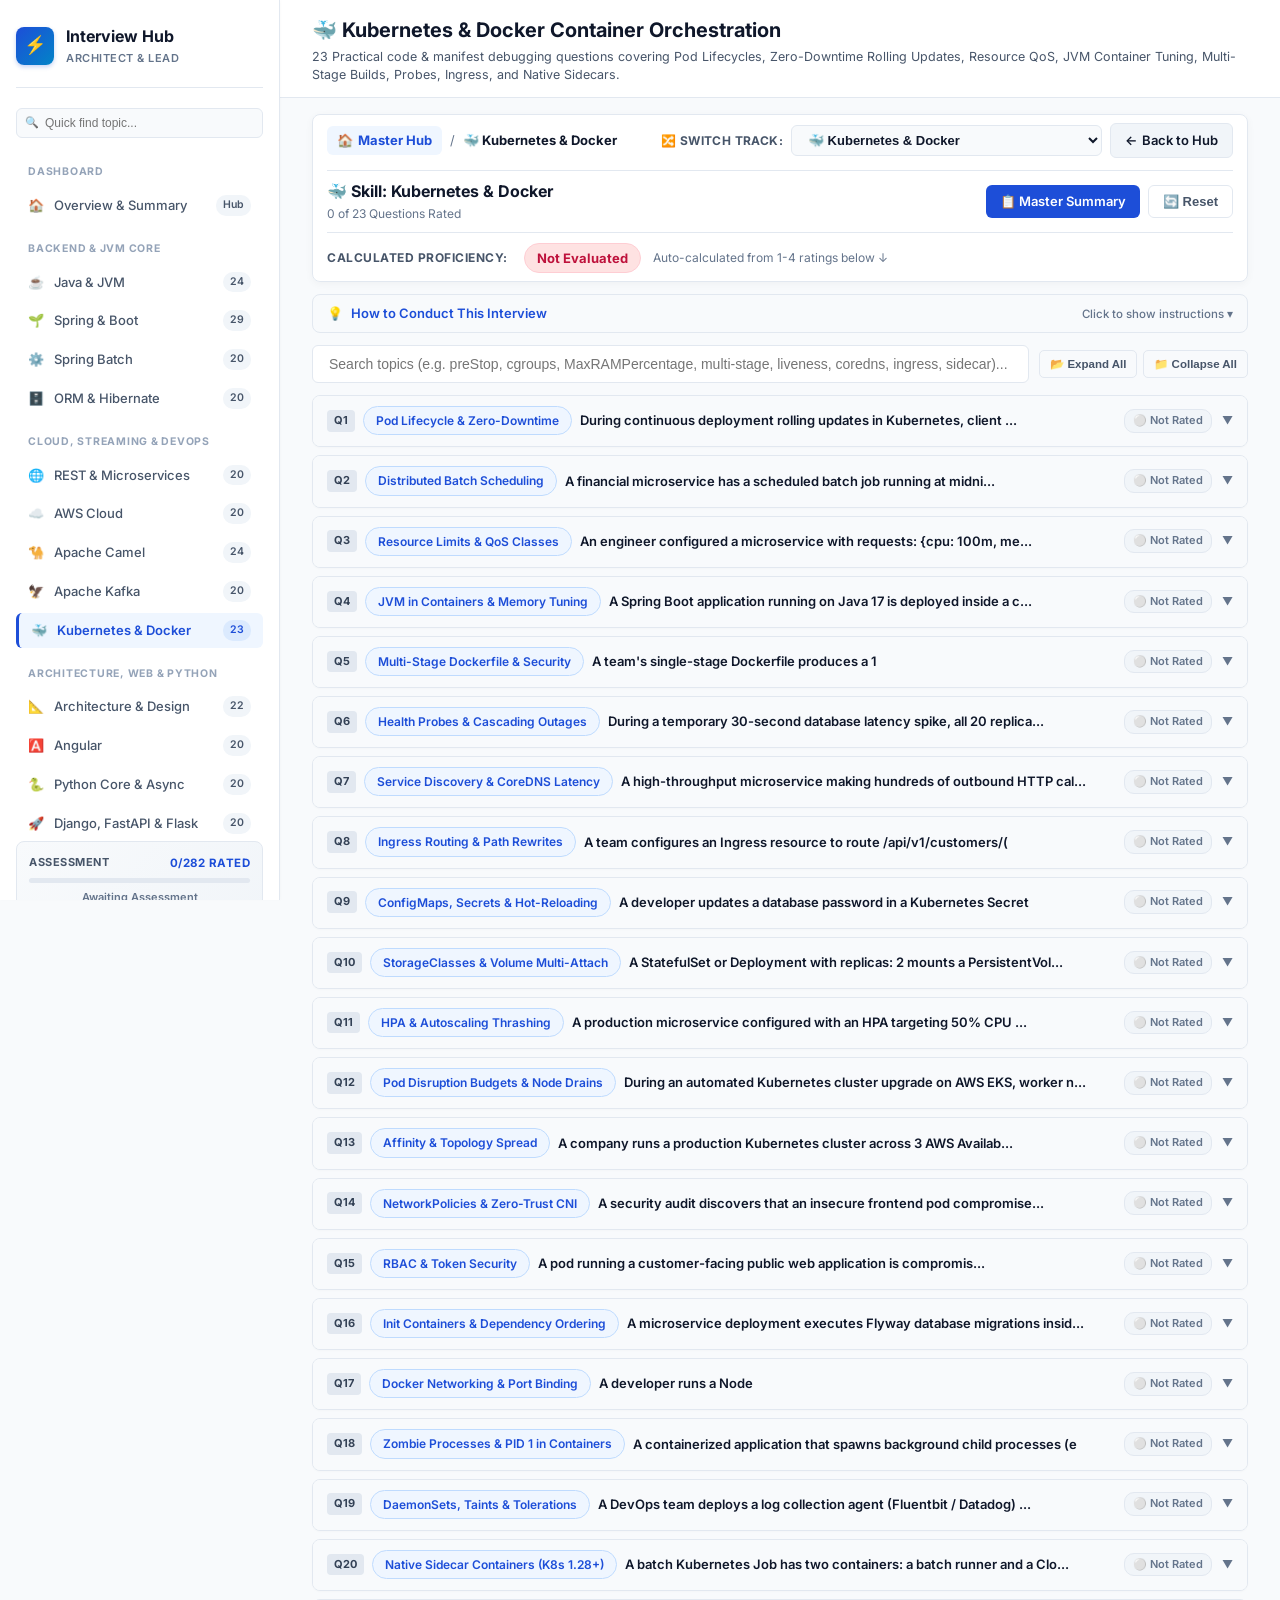
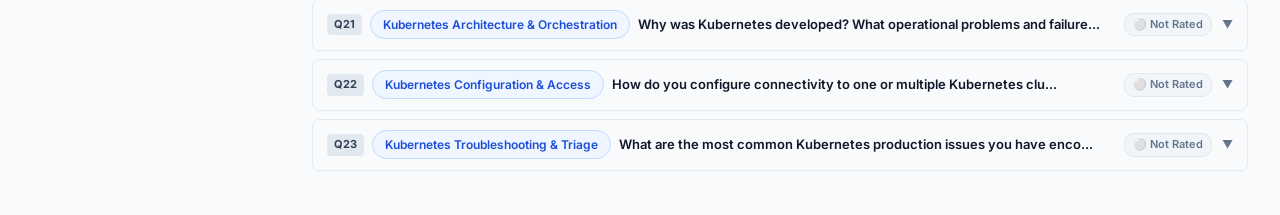
<file: interview-questions/kubernetes-docker.html>
<!DOCTYPE html>
<html lang="en">
<head>
    <meta charset="UTF-8">
    <meta name="viewport" content="width=device-width, initial-scale=1.0">
    <title>Kubernetes & Docker | Cloud-Native Containers & Orchestration</title>
    <link rel="stylesheet" href="css/styles.css">
</head>
<body>
            <!-- Sidebar Navigation -->
    <aside class="sidebar">
        <div class="brand">
            <div class="brand-icon">⚡</div>
            <div class="brand-title">
                <h2>Interview Hub</h2>
                <p>Architect & Lead</p>
            </div>
        </div>

        <!-- Real-Time Topic Filter Search -->
        <div class="sidebar-search-box">
            <span class="sidebar-search-icon">🔍</span>
            <input type="text" class="sidebar-search-input" placeholder="Quick find topic..." onkeyup="filterSidebarTopics(this.value)" aria-label="Filter topics">
        </div>

        <ul class="nav-links">
            <li class="nav-section-title">Dashboard</li>
            <li><a href="index.html" class="nav-link"><span>🏠</span> Overview & Summary<span class="nav-badge">Hub</span></a></li>

            <li class="nav-section-title">Backend & JVM Core</li>
            <li><a href="java.html" class="nav-link"><span>☕</span> Java & JVM<span class="nav-badge">24</span></a></li>
            <li><a href="spring-spring-boot.html" class="nav-link"><span>🌱</span> Spring & Boot<span class="nav-badge">29</span></a></li>
            <li><a href="spring-batch.html" class="nav-link"><span>⚙️</span> Spring Batch<span class="nav-badge">20</span></a></li>
            <li><a href="orm-hibernate-jpa.html" class="nav-link"><span>🗄️</span> ORM & Hibernate<span class="nav-badge">20</span></a></li>

            <li class="nav-section-title">Cloud, Streaming & DevOps</li>
            <li><a href="rest-api-microservices.html" class="nav-link"><span>🌐</span> REST & Microservices<span class="nav-badge">20</span></a></li>
            <li><a href="aws-deployment.html" class="nav-link"><span>☁️</span> AWS Cloud<span class="nav-badge">20</span></a></li>
            <li><a href="camel.html" class="nav-link"><span>🐪</span> Apache Camel<span class="nav-badge">24</span></a></li>
            <li><a href="kafka.html" class="nav-link"><span>🦅</span> Apache Kafka<span class="nav-badge">20</span></a></li>
            <li><a href="kubernetes-docker.html" class="nav-link active"><span>🐳</span> Kubernetes & Docker<span class="nav-badge">23</span></a></li>

            <li class="nav-section-title">Architecture, Web & Python</li>
            <li><a href="architecture-design.html" class="nav-link"><span>📐</span> Architecture & Design<span class="nav-badge">22</span></a></li>
            <li><a href="angular.html" class="nav-link"><span>🅰️</span> Angular<span class="nav-badge">20</span></a></li>
            <li><a href="python-core.html" class="nav-link"><span>🐍</span> Python Core & Async<span class="nav-badge">20</span></a></li>
            <li><a href="python-web-frameworks.html" class="nav-link"><span>🚀</span> Django, FastAPI & Flask<span class="nav-badge">20</span></a></li>
        </ul>

        <!-- Live Candidate Assessment Mini-Card -->
        <div class="sidebar-footer-card">
            <div class="sfc-row">
                <span class="sfc-label">Assessment</span>
                <span class="sfc-val" id="sidebarMiniCount">0/292 Rated</span>
            </div>
            <div class="sfc-bar"><div class="sfc-fill" id="sidebarMiniFill" style="width: 0%;"></div></div>
            <div class="sfc-status" id="sidebarMiniStatus">Awaiting Ratings</div>
        </div>
    </aside>

    <!-- Main Content Area -->
    <main class="main-wrapper">
        <header class="header">
            <h1>🐳 Kubernetes & Docker Container Orchestration</h1>
            <p>23 Practical code & manifest debugging questions covering Pod Lifecycles, Zero-Downtime Rolling Updates, Resource QoS, JVM Container Tuning, Multi-Stage Builds, Probes, Ingress, and Native Sidecars.</p>
        </header>

        <div class="content-container">

            <!-- SKILL-LEVEL EVALUATION STICKY BAR -->
            <div class="skill-evaluation-bar">
                <div class="skill-eval-top-row">
                    <div class="skill-title-block">
                        <h3>🐳 Skill: Kubernetes & Docker</h3>
                        <p id="statEvaluatedCount">0 of 20 Questions Rated</p>
                    </div>
                    <div class="scorecard-actions" style="display: flex; gap: 8px;">
                        <a href="index.html" class="btn-primary" style="padding: 6px 14px; font-size: 13px;">📋 Master Summary</a>
                        <button class="btn-outline" style="padding: 6px 14px; font-size: 13px;" onclick="resetSkillData('k8s')">🔄 Reset</button>
                    </div>
                </div>
                <div class="skill-eval-controls">
                    <div style="display:flex; align-items:center; gap:12px; flex-wrap:wrap;">
                        <span class="proficiency-label">Calculated Proficiency:</span>
                        <span class="verdict-badge none" id="statVerdict">Not Rated Yet</span>
                        <span style="font-size:12px; color:var(--text-muted);">Auto-calculated from 1-4 ratings below ↓</span>
                    </div>
                </div>
            </div>

            <!-- Guidelines Box (Collapsible) -->
            <div class="guideline-box">
                <div class="icon">💡</div>
                <div>
                    <h3>How to Conduct This Interview</h3>
                    <p>
                        Choose <strong>3 to 5 questions</strong> from below. Click <strong>"💻 View Manifest / Code"</strong> to open the challenge in a popup modal, and click <strong>"Copy to Clipboard"</strong> to paste it into your candidate's shared live pad.
                        Rate the candidate's response using the <strong>1 to 4 rating scale</strong> (Cannot Explain, Partial, Good, Expert). The system automatically computes domain proficiency and hiring recommendation.
                    </p>
                </div>
            </div>

            <!-- Search Filter Bar -->
            <div class="filter-bar">
                <input type="text" id="searchInput" class="search-input" placeholder="Search topics (e.g. preStop, cgroups, MaxRAMPercentage, multi-stage, liveness, coredns, ingress, sidecar)..." onkeyup="filterQuestions()">
            </div>

            <div id="questionsContainer">

                <!-- QUESTION 1: Pod Lifecycle & Zero-Downtime -->
                <div class="question-card" id="q-1" data-keywords="kubernetes pod lifecycle sigterm prestop rolling update 502 bad gateway zero downtime iptables endpoint slice">
                    <div class="card-header">
                        <span class="concept-badge">Pod Lifecycle & Zero-Downtime</span>
                        <span class="q-number">Question 1 of 23</span>
                    </div>
                    <div class="card-body">
                        <div class="section-block">
                            <div class="section-title">📌 1. Concept Covered</div>
                            <div class="concept-text">
                                Kubernetes Pod Termination Lifecycle: Resolving the 2-second HTTP 502/503 race condition during rolling updates between kube-proxy / EndpointSlice iptables deregistration and pod SIGTERM using preStop sleep hooks and graceful shutdown.
                            </div>
                        </div>

                        <div class="section-block">
                            <div class="section-title">❓ 2. Question</div>
                            <div class="question-title">
                                During continuous deployment rolling updates in Kubernetes, client microservices intermittently experience HTTP 502 Bad Gateway and connection reset errors, even though the deployment strategy is set to RollingUpdate (maxUnavailable=0, maxSurge=1) and the application has graceful shutdown enabled.<br><br><strong>Part A:</strong> Explain the exact race condition between the Kubernetes Control Plane removing the Pod IP from the Service Endpoints and the Kubelet sending SIGTERM to the container process.<br><strong>Part B:</strong> Why does server.shutdown=graceful alone fail to prevent these 502 errors?<br><strong>Part C (Deep Probe):</strong> How does configuring a container preStop hook (e.g. sleep 15) eliminate in-flight traffic drops, and what must terminationGracePeriodSeconds be set to?
                            </div>
                        </div>

                        <div class="section-block">
                            <div class="section-title">💻 3. Code / Manifest Challenge</div>
                            <div class="card-btn-group">
                                <button class="btn-view-code" onclick="openCodeSnippetModal('1', 'deployment-zero-downtime.yaml')">
                                    💻 View Manifest / Code (Popup)
                                </button>
                                <button class="btn-view-solution" onclick="openSolutionModal('1')">
                                    👁️ View Solution &amp; Evaluation (Popup)
                                </button>
                            </div>
                            <div id="snippet-1" style="display:none;">apiVersion: apps/v1
kind: Deployment
metadata:
  name: order-service
spec:
  replicas: 3
  strategy:
    type: RollingUpdate
    rollingUpdate:
      maxSurge: 1
      maxUnavailable: 0
  template:
    metadata:
      labels:
        app: order-service
    spec:
      # BUG: Default 30s timeout, but no preStop hook!
      # Kubelet sends SIGTERM immediately while kube-proxy is still routing traffic!
      containers:
      - name: order-service
        image: company/order-service:v2.1
        ports:
        - containerPort: 8080</div>
                        </div>

                        <div class="question-rating-panel">
                            <span class="rating-panel-label">🎯 Answer Quality:</span>
                            <div class="star-rating-group" id="star-group-1">
                                <button class="star-btn" data-rating="1" onclick="setQuestionRating('k8s', 1, 1, 'Pod Lifecycle & Zero-Downtime')"><span class="star-num">1</span><span class="star-label">Cannot Explain</span></button>
                                <button class="star-btn" data-rating="2" onclick="setQuestionRating('k8s', 1, 2, 'Pod Lifecycle & Zero-Downtime')"><span class="star-num">2</span><span class="star-label">Partial</span></button>
                                <button class="star-btn" data-rating="3" onclick="setQuestionRating('k8s', 1, 3, 'Pod Lifecycle & Zero-Downtime')"><span class="star-num">3</span><span class="star-label">Good</span></button>
                                <button class="star-btn" data-rating="4" onclick="setQuestionRating('k8s', 1, 4, 'Pod Lifecycle & Zero-Downtime')"><span class="star-num">4</span><span class="star-label">Expert</span></button>
                            </div>
                            <span class="q-score-display" id="q-score-1">Not Rated</span>
                        </div>

                        <div class="solution-block">
                            <div class="solution-content">
                                <strong>Root Cause Analysis:</strong>
1. <strong>Asynchronous Endpoint Deregistration:</strong> When a pod is marked for termination (DeletionTimestamp set), two events happen asynchronously in parallel:
   - The EndpointSlice controller detects termination and updates the Endpoints object. Kube-proxy on every worker node eventually re-programs iptables/IPVS rules to remove the terminating pod IP. This takes 1-3 seconds across a busy cluster.
   - Concurrently, the Kubelet immediately sends a <code>SIGTERM</code> signal to the container!
2. <strong>The 502 Race Condition:</strong> For 1-3 seconds, external load balancers and upstream pods continue routing new TCP requests to the terminating pod IP. Since the container received SIGTERM and stopped accepting new connections, clients receive TCP RST (Connection Refused) or Ingress returns HTTP 502 Bad Gateway!
<br><br>
<strong>Production Fix:</strong>
Add a <code>lifecycle.preStop</code> exec hook that pauses for 15 seconds before SIGTERM is delivered:
<pre><code>spec:
  terminationGracePeriodSeconds: 45
  containers:
  - name: order-service
    lifecycle:
      preStop:
        exec:
          command: ["/bin/sh", "-c", "sleep 15"]
    ports:
    - containerPort: 8080</code></pre>
This ensures all kube-proxy instances across the cluster have completely purged the pod IP from routing tables before the application stops accepting connections.
                            </div>
                        </div>

                        <div class="senior-rubric-card">
                            <div class="rubric-header">
                                <span class="rubric-title">🎯 Senior / Lead Architect Rubric</span>
                                <span class="rubric-level">Senior Level Assessment</span>
                            </div>
                            <p class="rubric-desc">
                                Evaluates whether the candidate understands cloud-native container internals, Kubernetes controllers, Linux kernel cgroups/namespaces, and production reliability.
                            </p>
                            <div class="evaluation-grid">
                                <div class="eval-box eval-bad">
                                    <div class="eval-title">⚠️ Junior / Beginner Response</div>
                                    Suggests increasing replica count or setting maxSurge=100%, without recognizing the asynchronous nature of iptables deregistration vs container signal delivery.
                                </div>
                                <div class="eval-box eval-good">
                                    <div class="eval-title">🌟 Advanced / Expert Response</div>
                                    Pinpoints the asynchronous kube-proxy iptables race condition, explains why preStop sleep hook is mandatory for zero-downtime, and coordinates terminationGracePeriodSeconds with application shutdown timeouts.
                                </div>
                            </div>
                        </div>
                    </div>
                </div>
                <!-- QUESTION 2: Distributed Batch Scheduling -->
                <div class="question-card" id="q-2" data-keywords="kubernetes cronjob scheduling shedlock replicas duplicate execution high availability multi instance">
                    <div class="card-header">
                        <span class="concept-badge">Distributed Batch Scheduling</span>
                        <span class="q-number">Question 2 of 23</span>
                    </div>
                    <div class="card-body">
                        <div class="section-block">
                            <div class="section-title">📌 1. Concept Covered</div>
                            <div class="concept-text">
                                Distributed Clustered Scheduling: The multi-instance duplicate execution trap of running local schedulers (Spring @Scheduled, Node cron, Go ticker) in horizontally scaled Kubernetes pods, and architectural solutions using native Kubernetes CronJobs vs distributed locks (ShedLock).
                            </div>
                        </div>

                        <div class="section-block">
                            <div class="section-title">❓ 2. Question</div>
                            <div class="question-title">
                                A financial microservice has a scheduled batch job running at midnight to compute interest and charge overdue accounts. When deployed in production on Kubernetes with 5 pod replicas for high availability, customer accounts are charged 5 separate times at midnight.<br><br><strong>Part A:</strong> Why does application-level in-memory scheduling execute concurrently across all pod replicas?<br><strong>Part B:</strong> Compare resolving this using a native Kubernetes CronJob resource vs using a distributed locking library like ShedLock or Redis Redlock.<br><strong>Part C:</strong> What happens if a Kubernetes CronJob fails with startingDeadlineSeconds exceeded or concurrencyPolicy=Forbid?
                            </div>
                        </div>

                        <div class="section-block">
                            <div class="section-title">💻 3. Code / Manifest Challenge</div>
                            <div class="card-btn-group">
                                <button class="btn-view-code" onclick="openCodeSnippetModal('2', 'cronjob-manifest.yaml')">
                                    💻 View Manifest / Code (Popup)
                                </button>
                                <button class="btn-view-solution" onclick="openSolutionModal('2')">
                                    👁️ View Solution &amp; Evaluation (Popup)
                                </button>
                            </div>
                            <div id="snippet-2" style="display:none;"># Architecture Comparison:
# Solution A: Distributed Locking within scaled deployment
# Solution B: Native Kubernetes CronJob resource

apiVersion: batch/v1
kind: CronJob
metadata:
  name: billing-midnight-batch
spec:
  schedule: &quot;0 0 * * *&quot;
  concurrencyPolicy: Forbid
  successfulJobsHistoryLimit: 3
  failedJobsHistoryLimit: 5
  jobTemplate:
    spec:
      backoffLimit: 2
      template:
        spec:
          restartPolicy: OnFailure
          containers:
          - name: batch-runner
            image: company/billing-batch:v1.0
            args: [&quot;--run-batch=interest-accrual&quot;]</div>
                        </div>

                        <div class="question-rating-panel">
                            <span class="rating-panel-label">🎯 Answer Quality:</span>
                            <div class="star-rating-group" id="star-group-2">
                                <button class="star-btn" data-rating="1" onclick="setQuestionRating('k8s', 2, 1, 'Distributed Batch Scheduling')"><span class="star-num">1</span><span class="star-label">Cannot Explain</span></button>
                                <button class="star-btn" data-rating="2" onclick="setQuestionRating('k8s', 2, 2, 'Distributed Batch Scheduling')"><span class="star-num">2</span><span class="star-label">Partial</span></button>
                                <button class="star-btn" data-rating="3" onclick="setQuestionRating('k8s', 2, 3, 'Distributed Batch Scheduling')"><span class="star-num">3</span><span class="star-label">Good</span></button>
                                <button class="star-btn" data-rating="4" onclick="setQuestionRating('k8s', 2, 4, 'Distributed Batch Scheduling')"><span class="star-num">4</span><span class="star-label">Expert</span></button>
                            </div>
                            <span class="q-score-display" id="q-score-2">Not Rated</span>
                        </div>

                        <div class="solution-block">
                            <div class="solution-content">
                                <strong>Root Cause Analysis:</strong>
In-memory schedulers (@Scheduled in Java, cron in Node) run in the memory space of each JVM/process. When Kubernetes runs 5 replicas, 5 completely independent schedulers trigger at midnight simultaneously.
<br><br>
<strong>Architectural Solutions:</strong>
1. <strong>Kubernetes CronJob (Clean Cloud-Native Architecture):</strong> Decouples long-running web servers from batch processing. The web service runs with 0 scheduler threads. At midnight, the K8s CronJob launches a dedicated, ephemeral single-pod job that runs to completion and exits.
   - Use <code>concurrencyPolicy: Forbid</code> to prevent a second execution if the previous batch overruns.
2. <strong>Distributed Lock (ShedLock / Redis / ZooKeeper):</strong> If batch logic must live inside the web deployment, acquire an advisory lock in a shared database or Redis with a finite TTL (lockAtMostFor / lockAtLeastFor) before executing.
                            </div>
                        </div>

                        <div class="senior-rubric-card">
                            <div class="rubric-header">
                                <span class="rubric-title">🎯 Senior / Lead Architect Rubric</span>
                                <span class="rubric-level">Senior Level Assessment</span>
                            </div>
                            <p class="rubric-desc">
                                Evaluates whether the candidate understands cloud-native container internals, Kubernetes controllers, Linux kernel cgroups/namespaces, and production reliability.
                            </p>
                            <div class="evaluation-grid">
                                <div class="eval-box eval-bad">
                                    <div class="eval-title">⚠️ Junior / Beginner Response</div>
                                    Suggests scaling the deployment down to 1 replica at 23:59 and scaling up at 00:05, or hardcoding execution to hostname ending in -0 without understanding pod rescheduling.
                                </div>
                                <div class="eval-box eval-good">
                                    <div class="eval-title">🌟 Advanced / Expert Response</div>
                                    Distinguishes between ephemeral batch workloads and long-lived HTTP services. Outlines Kubernetes CronJob with concurrencyPolicy, restartPolicy, and backoffLimit, or demonstrates ShedLock lockAtMostFor semantics to handle node crashes.
                                </div>
                            </div>
                        </div>
                    </div>
                </div>
                <!-- QUESTION 3: Resource Limits & QoS Classes -->
                <div class="question-card" id="q-3" data-keywords="kubernetes resources requests limits qos guaranteed burstable besteffort cpu throttling cgroups oomkilled exit 137">
                    <div class="card-header">
                        <span class="concept-badge">Resource Limits & QoS Classes</span>
                        <span class="q-number">Question 3 of 23</span>
                    </div>
                    <div class="card-body">
                        <div class="section-block">
                            <div class="section-title">📌 1. Concept Covered</div>
                            <div class="concept-text">
                                Container Resource Management & QoS: Understanding requests (scheduling guarantees) vs limits (enforcement thresholds), CPU CFS quota throttling vs memory OOMKilled (Exit Code 137), and Kubernetes Quality of Service (QoS) eviction priority.
                            </div>
                        </div>

                        <div class="section-block">
                            <div class="section-title">❓ 2. Question</div>
                            <div class="question-title">
                                An engineer configured a microservice with <code>requests: {cpu: 100m, memory: 512Mi}</code> and <code>limits: {cpu: 200m, memory: 1Gi}</code>. During peak traffic, response latency spikes from 20ms to 4,500ms without any memory errors. Concurrently, worker nodes running low on memory terminate pods randomly.<br><br><strong>Part A:</strong> What is the difference between how Linux cgroups handle CPU limits exceeding quota vs memory limits exceeding quota?<br><strong>Part B:</strong> What are Kubernetes QoS classes (Guaranteed, Burstable, BestEffort), and how does the node kubelet determine which pods to evict first during NodePressure?<br><strong>Part C:</strong> Why do many senior performance engineers recommend omitting CPU limits or setting requests = limits in latency-sensitive microservices?
                            </div>
                        </div>

                        <div class="section-block">
                            <div class="section-title">💻 3. Code / Manifest Challenge</div>
                            <div class="card-btn-group">
                                <button class="btn-view-code" onclick="openCodeSnippetModal('3', 'resource-qos-deployment.yaml')">
                                    💻 View Manifest / Code (Popup)
                                </button>
                                <button class="btn-view-solution" onclick="openSolutionModal('3')">
                                    👁️ View Solution &amp; Evaluation (Popup)
                                </button>
                            </div>
                            <div id="snippet-3" style="display:none;">apiVersion: apps/v1
kind: Deployment
metadata:
  name: payment-api
spec:
  template:
    spec:
      containers:
      - name: payment-api
        image: company/payment:1.0
        resources:
          # QoS: Burstable (requests != limits)
          # CPU throttling causes massive latency spikes!
          requests:
            cpu: &quot;100m&quot;
            memory: &quot;512Mi&quot;
          limits:
            cpu: &quot;200m&quot;
            memory: &quot;1Gi&quot; </div>
                        </div>

                        <div class="question-rating-panel">
                            <span class="rating-panel-label">🎯 Answer Quality:</span>
                            <div class="star-rating-group" id="star-group-3">
                                <button class="star-btn" data-rating="1" onclick="setQuestionRating('k8s', 3, 1, 'Resource Limits & QoS Classes')"><span class="star-num">1</span><span class="star-label">Cannot Explain</span></button>
                                <button class="star-btn" data-rating="2" onclick="setQuestionRating('k8s', 3, 2, 'Resource Limits & QoS Classes')"><span class="star-num">2</span><span class="star-label">Partial</span></button>
                                <button class="star-btn" data-rating="3" onclick="setQuestionRating('k8s', 3, 3, 'Resource Limits & QoS Classes')"><span class="star-num">3</span><span class="star-label">Good</span></button>
                                <button class="star-btn" data-rating="4" onclick="setQuestionRating('k8s', 3, 4, 'Resource Limits & QoS Classes')"><span class="star-num">4</span><span class="star-label">Expert</span></button>
                            </div>
                            <span class="q-score-display" id="q-score-3">Not Rated</span>
                        </div>

                        <div class="solution-block">
                            <div class="solution-content">
                                <strong>Core Mechanics:</strong>
1. <strong>CPU vs Memory Enforcement:</strong>
   - <strong>CPU is Compressible:</strong> Enforced by Linux Completely Fair Scheduler (CFS) bandwidth control (<code>cpu.cfs_quota_us</code> / <code>cpu.cfs_period_us</code>). If a container exhausts its CPU quota within a 100ms period, all threads are frozen (throttled) until the next period, causing massive tail latency spikes!
   - <strong>Memory is Incompressible:</strong> If memory exceeds limit, the Linux kernel OOM killer immediately terminates the process (Exit Code 137: 128 + SIGKILL 9).
2. <strong>QoS Classes & Eviction Order:</strong>
   - <code>Guaranteed</code>: requests == limits for all containers (both CPU & memory). Highest survivability; evicted last.
   - <code>Burstable</code>: requests &lt; limits. Evicted when node runs out of memory if usage exceeds requests.
   - <code>BestEffort</code>: No requests or limits specified. First to be terminated and killed when node is under pressure!
3. <strong>Best Practice:</strong> In latency-sensitive Java/Go services, omit CPU limits (or set high headroom) to avoid CFS throttling while setting memory requests == limits to ensure Guaranteed QoS.
                            </div>
                        </div>

                        <div class="senior-rubric-card">
                            <div class="rubric-header">
                                <span class="rubric-title">🎯 Senior / Lead Architect Rubric</span>
                                <span class="rubric-level">Senior Level Assessment</span>
                            </div>
                            <p class="rubric-desc">
                                Evaluates whether the candidate understands cloud-native container internals, Kubernetes controllers, Linux kernel cgroups/namespaces, and production reliability.
                            </p>
                            <div class="evaluation-grid">
                                <div class="eval-box eval-bad">
                                    <div class="eval-title">⚠️ Junior / Beginner Response</div>
                                    Confuses CPU throttling with thread deadlocks; thinks CPU limits kill the container just like memory limits.
                                </div>
                                <div class="eval-box eval-good">
                                    <div class="eval-title">🌟 Advanced / Expert Response</div>
                                    Explains CFS quota period throttling at the cgroup level, details the 3 QoS tiers and their oom_score_adj calculation, and recommends concrete resource configurations.
                                </div>
                            </div>
                        </div>
                    </div>
                </div>
                <!-- QUESTION 4: JVM in Containers & Memory Tuning -->
                <div class="question-card" id="q-4" data-keywords="docker jvm maxrampercentage container support cgroups heap off heap metaspace oomkilled 137">
                    <div class="card-header">
                        <span class="concept-badge">JVM in Containers & Memory Tuning</span>
                        <span class="q-number">Question 4 of 23</span>
                    </div>
                    <div class="card-body">
                        <div class="section-block">
                            <div class="section-title">📌 1. Concept Covered</div>
                            <div class="concept-text">
                                JVM Container Awareness: Why legacy JVMs and misconfigured flags allocate heap based on physical host RAM instead of container limits, and correctly calculating MaxRAMPercentage, Metaspace, and off-heap memory budgets.
                            </div>
                        </div>

                        <div class="section-block">
                            <div class="section-title">❓ 2. Question</div>
                            <div class="question-title">
                                A Spring Boot application running on Java 17 is deployed inside a container with a Kubernetes memory limit of <code>1Gi</code>. The Dockerfile starts the app with <code>java -jar app.jar</code> with no JVM memory flags. Under load, Kubernetes terminates the pod with <code>OOMKilled: Exit Code 137</code>, yet the APM dashboard shows heap memory usage never exceeded 280MB.<br><br><strong>Part A:</strong> How does the JVM determine default max heap in containerized environments when no <code>-Xmx</code> is specified?<br><strong>Part B:</strong> Why did the container get OOMKilled at 1Gi when heap was only 280MB? List the non-heap memory contributors in a JVM.<br><strong>Part C:</strong> What is the modern, production-grade JVM container flag formula using <code>-XX:MaxRAMPercentage</code>?
                            </div>
                        </div>

                        <div class="section-block">
                            <div class="section-title">💻 3. Code / Manifest Challenge</div>
                            <div class="card-btn-group">
                                <button class="btn-view-code" onclick="openCodeSnippetModal('4', 'Dockerfile-jvm')">
                                    💻 View Manifest / Code (Popup)
                                </button>
                                <button class="btn-view-solution" onclick="openSolutionModal('4')">
                                    👁️ View Solution &amp; Evaluation (Popup)
                                </button>
                            </div>
                            <div id="snippet-4" style="display:none;">FROM eclipse-temurin:17-jre-alpine
WORKDIR /app
COPY target/billing-service.jar app.jar

# DEFECTIVE ENTRYPOINT:
# Uses default 25% heap or legacy host detection!
# Under Kubernetes limits of 1Gi, non-heap buffers + heap exceed 1Gi -&gt; OOMKilled!
ENTRYPOINT [&quot;java&quot;, &quot;-jar&quot;, &quot;app.jar&quot;]</div>
                        </div>

                        <div class="question-rating-panel">
                            <span class="rating-panel-label">🎯 Answer Quality:</span>
                            <div class="star-rating-group" id="star-group-4">
                                <button class="star-btn" data-rating="1" onclick="setQuestionRating('k8s', 4, 1, 'JVM in Containers & Memory Tuning')"><span class="star-num">1</span><span class="star-label">Cannot Explain</span></button>
                                <button class="star-btn" data-rating="2" onclick="setQuestionRating('k8s', 4, 2, 'JVM in Containers & Memory Tuning')"><span class="star-num">2</span><span class="star-label">Partial</span></button>
                                <button class="star-btn" data-rating="3" onclick="setQuestionRating('k8s', 4, 3, 'JVM in Containers & Memory Tuning')"><span class="star-num">3</span><span class="star-label">Good</span></button>
                                <button class="star-btn" data-rating="4" onclick="setQuestionRating('k8s', 4, 4, 'JVM in Containers & Memory Tuning')"><span class="star-num">4</span><span class="star-label">Expert</span></button>
                            </div>
                            <span class="q-score-display" id="q-score-4">Not Rated</span>
                        </div>

                        <div class="solution-block">
                            <div class="solution-content">
                                <strong>Root Cause Analysis:</strong>
1. <strong>Default Heap Sizing:</strong> In modern OpenJDK (8u191+, 11, 17, 21), <code>-XX:+UseContainerSupport</code> is enabled by default. If no <code>-Xmx</code> is specified, the JVM defaults <code>MaxHeapSize</code> to <strong>25%</strong> of container memory limit (256MB out of 1Gi).
2. <strong>Non-Heap JVM Memory Contributors:</strong>
   - Metaspace (class definitions, bytecode)
   - Thread Stack memory (1MB per thread * 200 Tomcat threads = 200MB)
   - Direct ByteBuffers & Netty off-heap buffers
   - Native memory (JVM C++ runtime, garbage collector data structures)
   - Code Cache (JIT compiled code)
   Total container RSS = Heap (280MB) + Non-Heap (550MB) + OS / glibc allocator fragmentation (250MB) = 1,080MB &gt; 1,024MB limit -> Kernel OOM Killer executes <code>SIGKILL</code>!
<br><br>
<strong>Production Fix:</strong>
<pre><code>ENTRYPOINT ["java", \
  "-XX:+UseContainerSupport", \
  "-XX:MaxRAMPercentage=70.0", \
  "-XX:InitialRAMPercentage=70.0", \
  "-XX:+ExitOnOutOfMemoryError", \
  "-jar", "app.jar"]</code></pre>
Setting 70% leaves 30% of the container memory budget for thread stacks, Metaspace, Netty direct buffers, and OS overhead.
                            </div>
                        </div>

                        <div class="senior-rubric-card">
                            <div class="rubric-header">
                                <span class="rubric-title">🎯 Senior / Lead Architect Rubric</span>
                                <span class="rubric-level">Senior Level Assessment</span>
                            </div>
                            <p class="rubric-desc">
                                Evaluates whether the candidate understands cloud-native container internals, Kubernetes controllers, Linux kernel cgroups/namespaces, and production reliability.
                            </p>
                            <div class="evaluation-grid">
                                <div class="eval-box eval-bad">
                                    <div class="eval-title">⚠️ Junior / Beginner Response</div>
                                    Assumes setting -Xmx=1g inside a 1Gi container is correct, unaware that non-heap memory will immediately push container RSS past 1Gi.
                                </div>
                                <div class="eval-box eval-good">
                                    <div class="eval-title">🌟 Advanced / Expert Response</div>
                                    Articulates container RSS composition (Heap + Metaspace + Stacks + Direct Memory + JIT), explains why 70-75% MaxRAMPercentage is optimal, and uses -XX:+ExitOnOutOfMemoryError.
                                </div>
                            </div>
                        </div>
                    </div>
                </div>
                <!-- QUESTION 5: Multi-Stage Dockerfile & Security -->
                <div class="question-card" id="q-5" data-keywords="docker dockerfile multi stage layer caching security cve non root user distroless alpine build cache">
                    <div class="card-header">
                        <span class="concept-badge">Multi-Stage Dockerfile & Security</span>
                        <span class="q-number">Question 5 of 23</span>
                    </div>
                    <div class="card-body">
                        <div class="section-block">
                            <div class="section-title">📌 1. Concept Covered</div>
                            <div class="concept-text">
                                Container Image Engineering: Optimizing layer caching, minimizing attack surface via multi-stage builds and distroless base images, enforcing non-root execution, and preventing secret exposure in image history.
                            </div>
                        </div>

                        <div class="section-block">
                            <div class="section-title">❓ 2. Question</div>
                            <div class="question-title">
                                A team's single-stage Dockerfile produces a 1.2 GB container image. Every minor code change takes 6 minutes to build in CI because Maven downloads all dependencies from scratch. Furthermore, security scanning with Trivy flags 14 critical CVEs due to installed package managers and compilers running as root.<br><br><strong>Part A:</strong> How do multi-stage Docker builds separate build-time SDK dependencies from runtime artifacts?<br><strong>Part B:</strong> How do you structure <code>COPY</code> statements to maximize Docker layer cache hits during Maven/Gradle builds?<br><strong>Part C:</strong> Why should production containers run as an unprivileged user (e.g. <code>USER nonroot</code>), and what security hazards arise from running as PID 1 root?
                            </div>
                        </div>

                        <div class="section-block">
                            <div class="section-title">💻 3. Code / Manifest Challenge</div>
                            <div class="card-btn-group">
                                <button class="btn-view-code" onclick="openCodeSnippetModal('5', 'Dockerfile-multistage')">
                                    💻 View Manifest / Code (Popup)
                                </button>
                                <button class="btn-view-solution" onclick="openSolutionModal('5')">
                                    👁️ View Solution &amp; Evaluation (Popup)
                                </button>
                            </div>
                            <div id="snippet-5" style="display:none;"># DEFECTIVE SINGLE-STAGE DOCKERFILE:
FROM maven:3.9-eclipse-temurin-17
WORKDIR /app
COPY . .
RUN mvn clean package -DskipTests
EXPOSE 8080
# Runs as root! Includes full Maven SDK, JDK, apt, curl, compilers (1.2GB image)
ENTRYPOINT [&quot;java&quot;, &quot;-jar&quot;, &quot;target/app.jar&quot;]</div>
                        </div>

                        <div class="question-rating-panel">
                            <span class="rating-panel-label">🎯 Answer Quality:</span>
                            <div class="star-rating-group" id="star-group-5">
                                <button class="star-btn" data-rating="1" onclick="setQuestionRating('k8s', 5, 1, 'Multi-Stage Dockerfile & Security')"><span class="star-num">1</span><span class="star-label">Cannot Explain</span></button>
                                <button class="star-btn" data-rating="2" onclick="setQuestionRating('k8s', 5, 2, 'Multi-Stage Dockerfile & Security')"><span class="star-num">2</span><span class="star-label">Partial</span></button>
                                <button class="star-btn" data-rating="3" onclick="setQuestionRating('k8s', 5, 3, 'Multi-Stage Dockerfile & Security')"><span class="star-num">3</span><span class="star-label">Good</span></button>
                                <button class="star-btn" data-rating="4" onclick="setQuestionRating('k8s', 5, 4, 'Multi-Stage Dockerfile & Security')"><span class="star-num">4</span><span class="star-label">Expert</span></button>
                            </div>
                            <span class="q-score-display" id="q-score-5">Not Rated</span>
                        </div>

                        <div class="solution-block">
                            <div class="solution-content">
                                <strong>Production Multi-Stage Fix:</strong>
<pre><code># Stage 1: Build & Dependency Caching
FROM maven:3.9-eclipse-temurin-17 AS builder
WORKDIR /build

# Cache dependencies independently of source code changes
COPY pom.xml .
RUN mvn dependency:go-offline -B

# Copy source and build
COPY src ./src
RUN mvn clean package -DskipTests

# Stage 2: Minimal Distroless / Hardened Runtime
FROM gcr.io/distroless/java17-debian12:nonroot
WORKDIR /app

# Copy ONLY the compiled jar artifact from builder
COPY --from=builder /build/target/*.jar app.jar

# Runs as non-root UID 65532 automatically in distroless
USER nonroot:nonroot
EXPOSE 8080

ENTRYPOINT ["java", "-jar", "app.jar"]</code></pre>
<strong>Key Benefits:</strong>
1. Image size shrinks from 1.2GB to ~210MB.
2. Layer cache: <code>pom.xml</code> is cached; dependencies are not re-downloaded unless <code>pom.xml</code> changes.
3. Zero CVEs from curl, apt, bash, or GCC because distroless contains only the JRE and minimal glibc.
4. Non-root execution blocks container breakout exploits that rely on root kernel permissions.
                            </div>
                        </div>

                        <div class="senior-rubric-card">
                            <div class="rubric-header">
                                <span class="rubric-title">🎯 Senior / Lead Architect Rubric</span>
                                <span class="rubric-level">Senior Level Assessment</span>
                            </div>
                            <p class="rubric-desc">
                                Evaluates whether the candidate understands cloud-native container internals, Kubernetes controllers, Linux kernel cgroups/namespaces, and production reliability.
                            </p>
                            <div class="evaluation-grid">
                                <div class="eval-box eval-bad">
                                    <div class="eval-title">⚠️ Junior / Beginner Response</div>
                                    Does not know what multi-stage builds are; suggests running chmod 777 or keeping Maven in the production image.
                                </div>
                                <div class="eval-box eval-good">
                                    <div class="eval-title">🌟 Advanced / Expert Response</div>
                                    Demonstrates dependency-caching layer ordering (pom.xml first), multi-stage COPY --from=builder, distroless / alpine minimal runtime, and non-root user enforcement.
                                </div>
                            </div>
                        </div>
                    </div>
                </div>
                <!-- QUESTION 6: Health Probes & Cascading Outages -->
                <div class="question-card" id="q-6" data-keywords="kubernetes liveness readiness startup probe cascading failure crashloopbackoff death spiral timeout">
                    <div class="card-header">
                        <span class="concept-badge">Health Probes & Cascading Outages</span>
                        <span class="q-number">Question 6 of 23</span>
                    </div>
                    <div class="card-body">
                        <div class="section-block">
                            <div class="section-title">📌 1. Concept Covered</div>
                            <div class="concept-text">
                                Container Health Probes: The difference between livenessProbe (container restart), readinessProbe (endpoint routing removal), and startupProbe (initial boot protection), and preventing database outages from causing cascading cluster-wide pod restarts.
                            </div>
                        </div>

                        <div class="section-block">
                            <div class="section-title">❓ 2. Question</div>
                            <div class="question-title">
                                During a temporary 30-second database latency spike, all 20 replicas of an API microservice began crashing simultaneously and entered <code>CrashLoopBackOff</code>. An engineer had configured a <code>livenessProbe</code> to ping <code>/actuator/health</code>, which performs a full database connection check.<br><br><strong>Part A:</strong> What is the catastrophic failure mode of tying a <code>livenessProbe</code> to downstream external dependencies like databases or message brokers?<br><strong>Part B:</strong> What is the difference between <code>livenessProbe</code> and <code>readinessProbe</code>, and what does the Kubelet do when each fails?<br><strong>Part C:</strong> How does Kubernetes 1.18+ <code>startupProbe</code> prevent slow-starting applications (e.g. JVM warm-up) from getting killed prematurely?
                            </div>
                        </div>

                        <div class="section-block">
                            <div class="section-title">💻 3. Code / Manifest Challenge</div>
                            <div class="card-btn-group">
                                <button class="btn-view-code" onclick="openCodeSnippetModal('6', 'probes-anti-pattern.yaml')">
                                    💻 View Manifest / Code (Popup)
                                </button>
                                <button class="btn-view-solution" onclick="openSolutionModal('6')">
                                    👁️ View Solution &amp; Evaluation (Popup)
                                </button>
                            </div>
                            <div id="snippet-6" style="display:none;">spec:
  containers:
  - name: api-service
    image: company/api:1.0
    # ANTI-PATTERN: Liveness probe checks external database!
    # When DB slows down, Kubelet restarts all pods, causing total cluster collapse!
    livenessProbe:
      httpGet:
        path: /actuator/health
        port: 8080
      initialDelaySeconds: 15
      periodSeconds: 10
      timeoutSeconds: 2
      failureThreshold: 3</div>
                        </div>

                        <div class="question-rating-panel">
                            <span class="rating-panel-label">🎯 Answer Quality:</span>
                            <div class="star-rating-group" id="star-group-6">
                                <button class="star-btn" data-rating="1" onclick="setQuestionRating('k8s', 6, 1, 'Health Probes & Cascading Outages')"><span class="star-num">1</span><span class="star-label">Cannot Explain</span></button>
                                <button class="star-btn" data-rating="2" onclick="setQuestionRating('k8s', 6, 2, 'Health Probes & Cascading Outages')"><span class="star-num">2</span><span class="star-label">Partial</span></button>
                                <button class="star-btn" data-rating="3" onclick="setQuestionRating('k8s', 6, 3, 'Health Probes & Cascading Outages')"><span class="star-num">3</span><span class="star-label">Good</span></button>
                                <button class="star-btn" data-rating="4" onclick="setQuestionRating('k8s', 6, 4, 'Health Probes & Cascading Outages')"><span class="star-num">4</span><span class="star-label">Expert</span></button>
                            </div>
                            <span class="q-score-display" id="q-score-6">Not Rated</span>
                        </div>

                        <div class="solution-block">
                            <div class="solution-content">
                                <strong>Root Cause Analysis:</strong>
1. <strong>The Death Spiral:</strong> When the database experiences high load or a failover, <code>/actuator/health</code> times out after 2 seconds. Because this is configured as a <strong>livenessProbe</strong>, the Kubelet kills the container and restarts it! When all 20 pods restart at the same time, they slam the recovering database with 20 * connection pool size new TCP handshakes, ensuring the database never recovers!
<br><br>
<strong>Production Probe Architecture:</strong>
• <strong>livenessProbe:</strong> Must ONLY check local container health (e.g. process not deadlocked, internal event loop alive). It must NEVER check external databases or network dependencies! Spring Boot provides <code>/actuator/health/liveness</code>.
• <strong>readinessProbe:</strong> Checks if the pod is ready to accept incoming traffic (e.g. database connected, cache warmed). When it fails, Kubernetes simply removes the pod IP from the Service endpoints—it does NOT kill the pod! Spring Boot provides <code>/actuator/health/readiness</code>.
• <strong>startupProbe:</strong> Holds off liveness and readiness evaluations until the initial bootstrap finishes (e.g. <code>failureThreshold: 30, periodSeconds: 5</code> gives 150s boot grace).
                            </div>
                        </div>

                        <div class="senior-rubric-card">
                            <div class="rubric-header">
                                <span class="rubric-title">🎯 Senior / Lead Architect Rubric</span>
                                <span class="rubric-level">Senior Level Assessment</span>
                            </div>
                            <p class="rubric-desc">
                                Evaluates whether the candidate understands cloud-native container internals, Kubernetes controllers, Linux kernel cgroups/namespaces, and production reliability.
                            </p>
                            <div class="evaluation-grid">
                                <div class="eval-box eval-bad">
                                    <div class="eval-title">⚠️ Junior / Beginner Response</div>
                                    Thinks liveness probes should verify all downstream dependencies to ensure system consistency.
                                </div>
                                <div class="eval-box eval-good">
                                    <div class="eval-title">🌟 Advanced / Expert Response</div>
                                    Clearly differentiates liveness (reboot on internal deadlock) from readiness (drain traffic during DB stalls). Configures Spring Boot /health/liveness vs /health/readiness and startupProbe.
                                </div>
                            </div>
                        </div>
                    </div>
                </div>
                <!-- QUESTION 7: Service Discovery & CoreDNS Latency -->
                <div class="question-card" id="q-7" data-keywords="kubernetes service discovery coredns clusterip headless ndots 5 resolv conf dns timeout 5 seconds">
                    <div class="card-header">
                        <span class="concept-badge">Service Discovery & CoreDNS Latency</span>
                        <span class="q-number">Question 7 of 23</span>
                    </div>
                    <div class="card-body">
                        <div class="section-block">
                            <div class="section-title">📌 1. Concept Covered</div>
                            <div class="concept-text">
                                Kubernetes Service Discovery & DNS Internals: ClusterIP vs Headless services (clusterIP: None), CoreDNS query amplification, and the notorious 5-second DNS resolution delay caused by Linux ndots:5 and single-request-reopen.
                            </div>
                        </div>

                        <div class="section-block">
                            <div class="section-title">❓ 2. Question</div>
                            <div class="question-title">
                                A high-throughput microservice making hundreds of outbound HTTP calls to external APIs (e.g. <code>api.stripe.com</code>) experiences intermittent 5,000ms latency spikes. Network tracing reveals that every external DNS lookup triggers 5 sequential DNS queries before resolving, and occasionally times out after exactly 5.000 seconds.<br><br><strong>Part A:</strong> How does Kubernetes default <code>/etc/resolv.conf</code> with <code>ndots:5</code> cause DNS search path amplification for external domains?<br><strong>Part B:</strong> What is the difference between a standard <code>ClusterIP</code> service (kube-proxy VIP load balancing) and a <code>Headless Service</code> (<code>clusterIP: None</code>)? When is Headless mandatory?<br><strong>Part C:</strong> How do you fix the 5-second DNS latency trap using pod <code>dnsConfig</code> options or NodeLocal DNSCache?
                            </div>
                        </div>

                        <div class="section-block">
                            <div class="section-title">💻 3. Code / Manifest Challenge</div>
                            <div class="card-btn-group">
                                <button class="btn-view-code" onclick="openCodeSnippetModal('7', 'dns-config-fix.yaml')">
                                    💻 View Manifest / Code (Popup)
                                </button>
                                <button class="btn-view-solution" onclick="openSolutionModal('7')">
                                    👁️ View Solution &amp; Evaluation (Popup)
                                </button>
                            </div>
                            <div id="snippet-7" style="display:none;"># Default Kubernetes /etc/resolv.conf inside pods:
# nameserver 10.96.0.10
# search default.svc.cluster.local svc.cluster.local cluster.local
# options ndots:5

# When querying api.stripe.com (2 dots &lt; 5):
# 1. api.stripe.com.default.svc.cluster.local (NXDOMAIN)
# 2. api.stripe.com.svc.cluster.local (NXDOMAIN)
# 3. api.stripe.com.cluster.local (NXDOMAIN)
# 4. api.stripe.com (SUCCESS, but 4 wasted UDP roundtrips!)

spec:
  dnsPolicy: &quot;ClusterFirst&quot;
  # Production DNS Optimization Fix:
  dnsConfig:
    options:
      - name: ndots
        value: &quot;2&quot;
      - name: single-request-reopen</div>
                        </div>

                        <div class="question-rating-panel">
                            <span class="rating-panel-label">🎯 Answer Quality:</span>
                            <div class="star-rating-group" id="star-group-7">
                                <button class="star-btn" data-rating="1" onclick="setQuestionRating('k8s', 7, 1, 'Service Discovery & CoreDNS Latency')"><span class="star-num">1</span><span class="star-label">Cannot Explain</span></button>
                                <button class="star-btn" data-rating="2" onclick="setQuestionRating('k8s', 7, 2, 'Service Discovery & CoreDNS Latency')"><span class="star-num">2</span><span class="star-label">Partial</span></button>
                                <button class="star-btn" data-rating="3" onclick="setQuestionRating('k8s', 7, 3, 'Service Discovery & CoreDNS Latency')"><span class="star-num">3</span><span class="star-label">Good</span></button>
                                <button class="star-btn" data-rating="4" onclick="setQuestionRating('k8s', 7, 4, 'Service Discovery & CoreDNS Latency')"><span class="star-num">4</span><span class="star-label">Expert</span></button>
                            </div>
                            <span class="q-score-display" id="q-score-7">Not Rated</span>
                        </div>

                        <div class="solution-block">
                            <div class="solution-content">
                                <strong>Root Cause Analysis:</strong>
1. <strong>The ndots:5 Trap:</strong> Linux resolves hostnames with fewer than <code>ndots</code> periods by appending every domain in the search path before attempting an absolute lookup. Since <code>api.stripe.com</code> contains only 2 dots (&lt; 5), it sends 3 failing queries to CoreDNS first!
2. <strong>5-Second Timeout:</strong> Linux glibc sends A and AAAA queries concurrently using the same UDP socket. CoreDNS or firewall conntrack race conditions cause one response to be dropped, triggering glibc's default 5-second retransmit timeout!
<br><br>
<strong>Solutions:</strong>
1. <strong>Pod dnsConfig:</strong> Set <code>ndots: 2</code> and <code>single-request-reopen</code> in deployment pod spec.
2. <strong>FQDN Dot:</strong> In code or config, append a trailing dot to external URLs: <code>https://api.stripe.com./v1/charges</code> (bypasses search path immediately).
3. <strong>Headless Services:</strong> <code>clusterIP: None</code> returns direct pod IPs as A records instead of a virtual IP, mandatory for stateful clusters like Kafka, Cassandra, and StatefulSets.
                            </div>
                        </div>

                        <div class="senior-rubric-card">
                            <div class="rubric-header">
                                <span class="rubric-title">🎯 Senior / Lead Architect Rubric</span>
                                <span class="rubric-level">Senior Level Assessment</span>
                            </div>
                            <p class="rubric-desc">
                                Evaluates whether the candidate understands cloud-native container internals, Kubernetes controllers, Linux kernel cgroups/namespaces, and production reliability.
                            </p>
                            <div class="evaluation-grid">
                                <div class="eval-box eval-bad">
                                    <div class="eval-title">⚠️ Junior / Beginner Response</div>
                                    Blames CoreDNS pod CPU or thinks ClusterIP does round-robin DNS directly to pods.
                                </div>
                                <div class="eval-box eval-good">
                                    <div class="eval-title">🌟 Advanced / Expert Response</div>
                                    Explains ndots:5 search path expansion, UDP conntrack race on A/AAAA queries, trailing dot notation, and contrasts kube-proxy VIP routing with Headless A-record sets.
                                </div>
                            </div>
                        </div>
                    </div>
                </div>
                <!-- QUESTION 8: Ingress Routing & Path Rewrites -->
                <div class="question-card" id="q-8" data-keywords="kubernetes ingress nginx rewrite target path regex tls secret websocket cors cert manager">
                    <div class="card-header">
                        <span class="concept-badge">Ingress Routing & Path Rewrites</span>
                        <span class="q-number">Question 8 of 23</span>
                    </div>
                    <div class="card-body">
                        <div class="section-block">
                            <div class="section-title">📌 1. Concept Covered</div>
                            <div class="concept-text">
                                Kubernetes Ingress Controllers: Routing traffic with NGINX Ingress, regex path rewriting traps (use-regex vs rewrite-target), SSL/TLS certificate termination, and upstream connection timeouts.
                            </div>
                        </div>

                        <div class="section-block">
                            <div class="section-title">❓ 2. Question</div>
                            <div class="question-title">
                                A team configures an Ingress resource to route <code>/api/v1/customers/(.*)</code> to a backend service listening on <code>/customers/(.*)</code>. However, when requests arrive at the backend pod, the path received is literally <code>/api/v1/customers/123</code>, resulting in 404 Not Found from the application router.<br><br><strong>Part A:</strong> How do annotations like <code>nginx.ingress.kubernetes.io/rewrite-target</code> and <code>nginx.ingress.kubernetes.io/use-regex</code> interact to transform URLs?<br><strong>Part B:</strong> What is the difference between PathType <code>Exact</code>, <code>Prefix</code>, and <code>ImplementationSpecific</code> in Kubernetes Networking v1?<br><strong>Part C:</strong> How do you configure Ingress to terminate TLS using a secret generated by cert-manager and enable automatic HTTP-to-HTTPS redirect?
                            </div>
                        </div>

                        <div class="section-block">
                            <div class="section-title">💻 3. Code / Manifest Challenge</div>
                            <div class="card-btn-group">
                                <button class="btn-view-code" onclick="openCodeSnippetModal('8', 'ingress-manifest.yaml')">
                                    💻 View Manifest / Code (Popup)
                                </button>
                                <button class="btn-view-solution" onclick="openSolutionModal('8')">
                                    👁️ View Solution &amp; Evaluation (Popup)
                                </button>
                            </div>
                            <div id="snippet-8" style="display:none;">apiVersion: networking.k8s.io/v1
kind: Ingress
metadata:
  name: api-ingress
  annotations:
    # BUG: Missing use-regex annotation or capturing groups!
    # Upstream receives unstripped /api/v1 prefix -&gt; 404!
    nginx.ingress.kubernetes.io/rewrite-target: /$2
spec:
  rules:
  - host: api.company.com
    http:
      paths:
      - path: /api/v1(/|$)(.*)
        pathType: ImplementationSpecific
        backend:
          service:
            name: customer-service
            port:
              number: 8080</div>
                        </div>

                        <div class="question-rating-panel">
                            <span class="rating-panel-label">🎯 Answer Quality:</span>
                            <div class="star-rating-group" id="star-group-8">
                                <button class="star-btn" data-rating="1" onclick="setQuestionRating('k8s', 8, 1, 'Ingress Routing & Path Rewrites')"><span class="star-num">1</span><span class="star-label">Cannot Explain</span></button>
                                <button class="star-btn" data-rating="2" onclick="setQuestionRating('k8s', 8, 2, 'Ingress Routing & Path Rewrites')"><span class="star-num">2</span><span class="star-label">Partial</span></button>
                                <button class="star-btn" data-rating="3" onclick="setQuestionRating('k8s', 8, 3, 'Ingress Routing & Path Rewrites')"><span class="star-num">3</span><span class="star-label">Good</span></button>
                                <button class="star-btn" data-rating="4" onclick="setQuestionRating('k8s', 8, 4, 'Ingress Routing & Path Rewrites')"><span class="star-num">4</span><span class="star-label">Expert</span></button>
                            </div>
                            <span class="q-score-display" id="q-score-8">Not Rated</span>
                        </div>

                        <div class="solution-block">
                            <div class="solution-content">
                                <strong>Root Cause Analysis:</strong>
In NGINX Ingress, when using capture groups in <code>path</code> (e.g. <code>/api/v1(/|$)(.*)</code>), you must enable regex parsing via <code>nginx.ingress.kubernetes.io/use-regex: "true"</code> and map <code>rewrite-target: /$2</code>.
<br><br>
<strong>Production Fixed Ingress Manifest:</strong>
<pre><code>apiVersion: networking.k8s.io/v1
kind: Ingress
metadata:
  name: api-ingress
  annotations:
    nginx.ingress.kubernetes.io/use-regex: "true"
    nginx.ingress.kubernetes.io/rewrite-target: /$2
    nginx.ingress.kubernetes.io/ssl-redirect: "true"
    cert-manager.io/cluster-issuer: "letsencrypt-prod"
spec:
  ingressClassName: nginx
  tls:
  - hosts:
    - api.company.com
    secretName: api-tls-cert
  rules:
  - host: api.company.com
    http:
      paths:
      - path: /api/v1(/|$)(.*)
        pathType: ImplementationSpecific
        backend:
          service:
            name: customer-service
            port:
              number: 8080</code></pre>
                            </div>
                        </div>

                        <div class="senior-rubric-card">
                            <div class="rubric-header">
                                <span class="rubric-title">🎯 Senior / Lead Architect Rubric</span>
                                <span class="rubric-level">Senior Level Assessment</span>
                            </div>
                            <p class="rubric-desc">
                                Evaluates whether the candidate understands cloud-native container internals, Kubernetes controllers, Linux kernel cgroups/namespaces, and production reliability.
                            </p>
                            <div class="evaluation-grid">
                                <div class="eval-box eval-bad">
                                    <div class="eval-title">⚠️ Junior / Beginner Response</div>
                                    Suggests modifying backend application code to add the /api/v1 prefix instead of fixing the Ingress rewrite rule.
                                </div>
                                <div class="eval-box eval-good">
                                    <div class="eval-title">🌟 Advanced / Expert Response</div>
                                    Explains NGINX Ingress regex capture groups ($1, $2), PathType specification rules, TLS secret integration with cert-manager, and ssl-redirect annotations.
                                </div>
                            </div>
                        </div>
                    </div>
                </div>
                <!-- QUESTION 9: ConfigMaps, Secrets & Hot-Reloading -->
                <div class="question-card" id="q-9" data-keywords="kubernetes configmap secrets volume mount envfrom atomic symlink swap hot reload reloader">
                    <div class="card-header">
                        <span class="concept-badge">ConfigMaps, Secrets & Hot-Reloading</span>
                        <span class="q-number">Question 9 of 23</span>
                    </div>
                    <div class="card-body">
                        <div class="section-block">
                            <div class="section-title">📌 1. Concept Covered</div>
                            <div class="concept-text">
                                Configuration Management: Mounting ConfigMaps and Secrets as volume mounts vs environment variables (envFrom), understanding atomic symlink swaps, and why environment variables NEVER update without pod restarts.
                            </div>
                        </div>

                        <div class="section-block">
                            <div class="section-title">❓ 2. Question</div>
                            <div class="question-title">
                                A developer updates a database password in a Kubernetes Secret. Applications that mount the secret as environment variables (<code>envFrom: secretRef</code>) continue using the stale password and fail authentication after connection pool refresh. Meanwhile, services mounting the secret as a volume see the file change, but their internal in-memory caches never update.<br><br><strong>Part A:</strong> Why do environment variables populated from ConfigMaps/Secrets never update inside running container processes?<br><strong>Part B:</strong> How do volume-mounted ConfigMaps update automatically via atomic symlink swaps (<code>..data</code>), and what is the typical update latency?<br><strong>Part C:</strong> How do production architectures achieve true zero-downtime configuration reloads (e.g. Stakater Reloader operator vs Spring Cloud Kubernetes)?
                            </div>
                        </div>

                        <div class="section-block">
                            <div class="section-title">💻 3. Code / Manifest Challenge</div>
                            <div class="card-btn-group">
                                <button class="btn-view-code" onclick="openCodeSnippetModal('9', 'configmap-secret-modes.yaml')">
                                    💻 View Manifest / Code (Popup)
                                </button>
                                <button class="btn-view-solution" onclick="openSolutionModal('9')">
                                    👁️ View Solution &amp; Evaluation (Popup)
                                </button>
                            </div>
                            <div id="snippet-9" style="display:none;"># Mode A: Environment Variables (NEVER updates dynamically)
containers:
- name: app
  envFrom:
  - configMapRef:
      name: app-config

# Mode B: Volume Mount (Files update dynamically via atomic symlink!)
containers:
- name: app
  volumeMounts:
  - name: config-vol
    mountPath: /etc/config
volumes:
- name: config-vol
  configMap:
    name: app-config</div>
                        </div>

                        <div class="question-rating-panel">
                            <span class="rating-panel-label">🎯 Answer Quality:</span>
                            <div class="star-rating-group" id="star-group-9">
                                <button class="star-btn" data-rating="1" onclick="setQuestionRating('k8s', 9, 1, 'ConfigMaps, Secrets & Hot-Reloading')"><span class="star-num">1</span><span class="star-label">Cannot Explain</span></button>
                                <button class="star-btn" data-rating="2" onclick="setQuestionRating('k8s', 9, 2, 'ConfigMaps, Secrets & Hot-Reloading')"><span class="star-num">2</span><span class="star-label">Partial</span></button>
                                <button class="star-btn" data-rating="3" onclick="setQuestionRating('k8s', 9, 3, 'ConfigMaps, Secrets & Hot-Reloading')"><span class="star-num">3</span><span class="star-label">Good</span></button>
                                <button class="star-btn" data-rating="4" onclick="setQuestionRating('k8s', 9, 4, 'ConfigMaps, Secrets & Hot-Reloading')"><span class="star-num">4</span><span class="star-label">Expert</span></button>
                            </div>
                            <span class="q-score-display" id="q-score-9">Not Rated</span>
                        </div>

                        <div class="solution-block">
                            <div class="solution-content">
                                <strong>Core Mechanics:</strong>
1. <strong>Environment Variables are Immutable at Process Level:</strong> Linux environment variables are populated into process memory (<code>/proc/PID/environ</code>) during <code>execve()</code> at container startup. The OS provides no mechanism to mutate environment variables of a running process from the outside! Pods MUST be restarted to see new env vars.
2. <strong>Volume Mount Symlink Swapping:</strong> Kubernetes mounts ConfigMaps using a timestamped directory and a symlink: <code>..data -> ..2026_10_25_14_00/</code>. When the ConfigMap updates, the Kubelet periodically reconciles the volume (governed by Kubelet sync frequency + ConfigMap cache TTL, usually 60-90s) by writing a new directory and updating the symlink atomically.
3. <strong>Production Reloading Patterns:</strong>
   - <strong>Reloader Operator:</strong> Automatically performs a rolling update when watched ConfigMaps/Secrets change.
   - <strong>File Watcher (Inotify):</strong> Applications watch the mounted directory for symlink changes and trigger an internal context refresh.
                            </div>
                        </div>

                        <div class="senior-rubric-card">
                            <div class="rubric-header">
                                <span class="rubric-title">🎯 Senior / Lead Architect Rubric</span>
                                <span class="rubric-level">Senior Level Assessment</span>
                            </div>
                            <p class="rubric-desc">
                                Evaluates whether the candidate understands cloud-native container internals, Kubernetes controllers, Linux kernel cgroups/namespaces, and production reliability.
                            </p>
                            <div class="evaluation-grid">
                                <div class="eval-box eval-bad">
                                    <div class="eval-title">⚠️ Junior / Beginner Response</div>
                                    Believes environment variables update automatically in Linux if you wait 5 minutes.
                                </div>
                                <div class="eval-box eval-good">
                                    <div class="eval-title">🌟 Advanced / Expert Response</div>
                                    Contrasts process-level env var immutability with Kubelet symlink projection (..data), notes the 60-90s Kubelet sync latency, and evaluates Reloader vs in-memory watch patterns.
                                </div>
                            </div>
                        </div>
                    </div>
                </div>
                <!-- QUESTION 10: StorageClasses & Volume Multi-Attach -->
                <div class="question-card" id="q-10" data-keywords="kubernetes persistent volume pvc storageclass readwriteonce readwritemany multi attach error ebs efs">
                    <div class="card-header">
                        <span class="concept-badge">StorageClasses & Volume Multi-Attach</span>
                        <span class="q-number">Question 10 of 23</span>
                    </div>
                    <div class="card-body">
                        <div class="section-block">
                            <div class="section-title">📌 1. Concept Covered</div>
                            <div class="concept-text">
                                Kubernetes Persistent Storage: Access modes (ReadWriteOnce vs ReadWriteMany), understanding the Multi-Attach error for cloud block storage (AWS EBS), and shared network storage (EFS / NFS).
                            </div>
                        </div>

                        <div class="section-block">
                            <div class="section-title">❓ 2. Question</div>
                            <div class="question-title">
                                A StatefulSet or Deployment with <code>replicas: 2</code> mounts a PersistentVolumeClaim with <code>accessModes: [ReadWriteOnce]</code> backed by AWS EBS <code>gp3</code>. When the second pod schedules on a different worker node, it hangs permanently in <code>ContainerCreating</code> with the event: <code>Multi-Attach error for volume ... Volume is already exclusively attached to one node</code>.<br><br><strong>Part A:</strong> What is the exact difference between <code>ReadWriteOnce</code> (RWO), <code>ReadWriteMany</code> (RWX), and <code>ReadOnlyMany</code> (ROX)?<br><strong>Part B:</strong> Why can AWS EBS volumes never support RWX across multiple nodes, and why does RWO fail when a Deployment scales to multiple replicas?<br><strong>Part C:</strong> How do you architect stateful storage in Kubernetes using StatefulSets with <code>volumeClaimTemplates</code> or switching to an NFS/EFS CSI driver?
                            </div>
                        </div>

                        <div class="section-block">
                            <div class="section-title">💻 3. Code / Manifest Challenge</div>
                            <div class="card-btn-group">
                                <button class="btn-view-code" onclick="openCodeSnippetModal('10', 'storage-multi-attach.yaml')">
                                    💻 View Manifest / Code (Popup)
                                </button>
                                <button class="btn-view-solution" onclick="openSolutionModal('10')">
                                    👁️ View Solution &amp; Evaluation (Popup)
                                </button>
                            </div>
                            <div id="snippet-10" style="display:none;"># ANTI-PATTERN: Deployment sharing a single ReadWriteOnce PVC!
apiVersion: apps/v1
kind: Deployment
metadata:
  name: file-uploader
spec:
  replicas: 3 # Pods land on Node A, Node B, Node C
  template:
    spec:
      containers:
      - name: uploader
        volumeMounts:
        - name: storage
          mountPath: /data
      volumes:
      - name: storage
        persistentVolumeClaim:
          claimName: ebs-pvc # RWO EBS volume cannot attach to multiple nodes!</div>
                        </div>

                        <div class="question-rating-panel">
                            <span class="rating-panel-label">🎯 Answer Quality:</span>
                            <div class="star-rating-group" id="star-group-10">
                                <button class="star-btn" data-rating="1" onclick="setQuestionRating('k8s', 10, 1, 'StorageClasses & Volume Multi-Attach')"><span class="star-num">1</span><span class="star-label">Cannot Explain</span></button>
                                <button class="star-btn" data-rating="2" onclick="setQuestionRating('k8s', 10, 2, 'StorageClasses & Volume Multi-Attach')"><span class="star-num">2</span><span class="star-label">Partial</span></button>
                                <button class="star-btn" data-rating="3" onclick="setQuestionRating('k8s', 10, 3, 'StorageClasses & Volume Multi-Attach')"><span class="star-num">3</span><span class="star-label">Good</span></button>
                                <button class="star-btn" data-rating="4" onclick="setQuestionRating('k8s', 10, 4, 'StorageClasses & Volume Multi-Attach')"><span class="star-num">4</span><span class="star-label">Expert</span></button>
                            </div>
                            <span class="q-score-display" id="q-score-10">Not Rated</span>
                        </div>

                        <div class="solution-block">
                            <div class="solution-content">
                                <strong>Root Cause Analysis:</strong>
1. <strong>Access Mode Scope:</strong> In Kubernetes, <code>ReadWriteOnce</code> means read-write by a <strong>single node</strong> (not a single pod!). If two pods land on the same worker node, they can both mount it. But if the second pod lands on Node B, cloud block devices (like AWS EBS or GCP Persistent Disk) cannot be physically attached to two distinct VM instances simultaneously at the hypervisor level.
2. <strong>StatefulSet Solution:</strong> If each pod requires dedicated independent block storage (e.g. database shards, Kafka brokers), use a <strong>StatefulSet</strong> with <code>volumeClaimTemplates</code>. Kubernetes creates a unique PVC for each ordinal pod (<code>data-app-0</code>, <code>data-app-1</code>).
3. <strong>Shared File System (RWX):</strong> If multiple pods on different nodes must concurrently read and write to the same directory, use a network file system CSI driver like <strong>AWS EFS</strong>, <strong>NFS</strong>, or <strong>CephFS</strong> with <code>ReadWriteMany</code>.
                            </div>
                        </div>

                        <div class="senior-rubric-card">
                            <div class="rubric-header">
                                <span class="rubric-title">🎯 Senior / Lead Architect Rubric</span>
                                <span class="rubric-level">Senior Level Assessment</span>
                            </div>
                            <p class="rubric-desc">
                                Evaluates whether the candidate understands cloud-native container internals, Kubernetes controllers, Linux kernel cgroups/namespaces, and production reliability.
                            </p>
                            <div class="evaluation-grid">
                                <div class="eval-box eval-bad">
                                    <div class="eval-title">⚠️ Junior / Beginner Response</div>
                                    Thinks ReadWriteOnce means only one pod can mount it, or suggests granting chmod 777 to resolve cloud multi-attach errors.
                                </div>
                                <div class="eval-box eval-good">
                                    <div class="eval-title">🌟 Advanced / Expert Response</div>
                                    Distinguishes block storage (EBS/RWO) from file storage (EFS/RWX), explains node-level attachment boundaries, and details StatefulSet volumeClaimTemplates.
                                </div>
                            </div>
                        </div>
                    </div>
                </div>
                <!-- QUESTION 11: HPA & Autoscaling Thrashing -->
                <div class="question-card" id="q-11" data-keywords="kubernetes hpa horizontal pod autoscaler metrics server flapping stabilization window custom metrics keda">
                    <div class="card-header">
                        <span class="concept-badge">HPA & Autoscaling Thrashing</span>
                        <span class="q-number">Question 11 of 23</span>
                    </div>
                    <div class="card-body">
                        <div class="section-block">
                            <div class="section-title">📌 1. Concept Covered</div>
                            <div class="concept-text">
                                Horizontal Pod Autoscaling: HPA control loop calculations, target metric flapping (thrashing), configuring scale-down stabilization windows, and event-driven autoscaling using KEDA.
                            </div>
                        </div>

                        <div class="section-block">
                            <div class="section-title">❓ 2. Question</div>
                            <div class="question-title">
                                A production microservice configured with an HPA targeting <code>50% CPU utilization</code> suffers from severe autoscaling thrashing: it scales from 3 pods up to 20 pods during a brief 1-minute traffic burst, immediately scales down to 3 pods, runs out of capacity, and scales back up to 20 pods, causing severe latency oscillations.<br><br><strong>Part A:</strong> What is the mathematical formula the HPA controller uses to calculate desired replica count?<br><strong>Part B:</strong> Why does rapid scale-down cause flapping, and how does the <code>behavior.scaleDown.stabilizationWindowSeconds</code> field solve it?<br><strong>Part C:</strong> Why is CPU-based autoscaling ineffective for message-driven consumers (Kafka/RabbitMQ), and how does KEDA (Kubernetes Event-driven Autoscaling) solve it?
                            </div>
                        </div>

                        <div class="section-block">
                            <div class="section-title">💻 3. Code / Manifest Challenge</div>
                            <div class="card-btn-group">
                                <button class="btn-view-code" onclick="openCodeSnippetModal('11', 'hpa-stabilized.yaml')">
                                    💻 View Manifest / Code (Popup)
                                </button>
                                <button class="btn-view-solution" onclick="openSolutionModal('11')">
                                    👁️ View Solution &amp; Evaluation (Popup)
                                </button>
                            </div>
                            <div id="snippet-11" style="display:none;">apiVersion: autoscaling/v2
kind: HorizontalPodAutoscaler
metadata:
  name: order-api-hpa
spec:
  scaleTargetRef:
    apiVersion: apps/v1
    kind: Deployment
    name: order-api
  minReplicas: 3
  maxReplicas: 20
  metrics:
  - type: Resource
    resource:
      name: cpu
      target:
        type: Utilization
        averageUtilization: 60
  # Missing behavior stabilization window -&gt; Flapping!</div>
                        </div>

                        <div class="question-rating-panel">
                            <span class="rating-panel-label">🎯 Answer Quality:</span>
                            <div class="star-rating-group" id="star-group-11">
                                <button class="star-btn" data-rating="1" onclick="setQuestionRating('k8s', 11, 1, 'HPA & Autoscaling Thrashing')"><span class="star-num">1</span><span class="star-label">Cannot Explain</span></button>
                                <button class="star-btn" data-rating="2" onclick="setQuestionRating('k8s', 11, 2, 'HPA & Autoscaling Thrashing')"><span class="star-num">2</span><span class="star-label">Partial</span></button>
                                <button class="star-btn" data-rating="3" onclick="setQuestionRating('k8s', 11, 3, 'HPA & Autoscaling Thrashing')"><span class="star-num">3</span><span class="star-label">Good</span></button>
                                <button class="star-btn" data-rating="4" onclick="setQuestionRating('k8s', 11, 4, 'HPA & Autoscaling Thrashing')"><span class="star-num">4</span><span class="star-label">Expert</span></button>
                            </div>
                            <span class="q-score-display" id="q-score-11">Not Rated</span>
                        </div>

                        <div class="solution-block">
                            <div class="solution-content">
                                <strong>Core Mechanics:</strong>
1. <strong>HPA Formula:</strong>
   $$\text{Desired Replicas} = \left\lceil \text{Current Replicas} \times \left( \frac{\text{Current Metric Value}}{\text{Desired Metric Value}} \right) \right\rceil$$
2. <strong>Flapping & Stabilization Window:</strong> When traffic spikes, replicas scale to 20. Once 20 pods are ready, average CPU drops to 15%. Without stabilization, HPA immediately calculates 5 pods and kills 15 containers. Traffic is still active, so CPU spikes back to 90%, triggering another scale-up.
<br><br>
<strong>Production Stabilized Manifest:</strong>
<pre><code>spec:
  behavior:
    scaleDown:
      stabilizationWindowSeconds: 300 # Look back 5 mins; pick max desired replicas
      policies:
      - type: Percent
        value: 10
        periodSeconds: 60 # Scale down at most 10% per minute
    scaleUp:
      stabilizationWindowSeconds: 0 # React immediately to bursts
      policies:
      - type: Percent
        value: 100
        periodSeconds: 15</code></pre>
3. <strong>KEDA for Event Consumers:</strong> Message consumers spend time idle waiting for I/O, keeping CPU low while consumer lag explodes. KEDA scales based on queue depth / Kafka lag directly.
                            </div>
                        </div>

                        <div class="senior-rubric-card">
                            <div class="rubric-header">
                                <span class="rubric-title">🎯 Senior / Lead Architect Rubric</span>
                                <span class="rubric-level">Senior Level Assessment</span>
                            </div>
                            <p class="rubric-desc">
                                Evaluates whether the candidate understands cloud-native container internals, Kubernetes controllers, Linux kernel cgroups/namespaces, and production reliability.
                            </p>
                            <div class="evaluation-grid">
                                <div class="eval-box eval-bad">
                                    <div class="eval-title">⚠️ Junior / Beginner Response</div>
                                    Cannot provide the HPA formula; unaware of the behavior block or why scaling down immediately causes service disruption.
                                </div>
                                <div class="eval-box eval-good">
                                    <div class="eval-title">🌟 Advanced / Expert Response</div>
                                    Articulates the ceil(current * (currentVal/targetVal)) formula, configures scaleDown stabilizationWindowSeconds (300s), and justifies KEDA queue-lag scaling.
                                </div>
                            </div>
                        </div>
                    </div>
                </div>
                <!-- QUESTION 12: Pod Disruption Budgets & Node Drains -->
                <div class="question-card" id="q-12" data-keywords="kubernetes pdb pod disruption budget kubectl drain cluster upgrade node eviction minavailable maxunavailable">
                    <div class="card-header">
                        <span class="concept-badge">Pod Disruption Budgets & Node Drains</span>
                        <span class="q-number">Question 12 of 23</span>
                    </div>
                    <div class="card-body">
                        <div class="section-block">
                            <div class="section-title">📌 1. Concept Covered</div>
                            <div class="concept-text">
                                High Availability & Maintenance: Configuring PodDisruptionBudgets (PDB) to safeguard quorum during node maintenance (kubectl drain) and automated cloud cluster upgrades (EKS/GKE).
                            </div>
                        </div>

                        <div class="section-block">
                            <div class="section-title">❓ 2. Question</div>
                            <div class="question-title">
                                During an automated Kubernetes cluster upgrade on AWS EKS, worker nodes are rotated. Despite having 3 replicas of an essential caching service, all 3 pods were evicted simultaneously from Node A, Node B, and Node C, causing a 45-second total cluster outage.<br><br><strong>Part A:</strong> What is the difference between voluntary disruptions (node drain, cluster upgrade, rollout) and involuntary disruptions (hardware crash, kernel panic, OOM)?<br><strong>Part B:</strong> How does a <code>PodDisruptionBudget</code> (PDB) prevent <code>kubectl drain</code> from evicting too many pods at once?<br><strong>Part C:</strong> What is the danger of setting <code>minAvailable: 100%</code> or <code>maxUnavailable: 0</code> on a 1-replica or small deployment?
                            </div>
                        </div>

                        <div class="section-block">
                            <div class="section-title">💻 3. Code / Manifest Challenge</div>
                            <div class="card-btn-group">
                                <button class="btn-view-code" onclick="openCodeSnippetModal('12', 'pdb-manifest.yaml')">
                                    💻 View Manifest / Code (Popup)
                                </button>
                                <button class="btn-view-solution" onclick="openSolutionModal('12')">
                                    👁️ View Solution &amp; Evaluation (Popup)
                                </button>
                            </div>
                            <div id="snippet-12" style="display:none;"># DEFECTIVE PDB: Impossible constraint!
# If replicas=1 and minAvailable=1, kubectl drain can NEVER evict the pod,
# blocking cluster upgrades indefinitely!

apiVersion: policy/v1
kind: PodDisruptionBudget
metadata:
  name: cache-pdb
spec:
  minAvailable: 2
  selector:
    matchLabels:
      app: cache-service</div>
                        </div>

                        <div class="question-rating-panel">
                            <span class="rating-panel-label">🎯 Answer Quality:</span>
                            <div class="star-rating-group" id="star-group-12">
                                <button class="star-btn" data-rating="1" onclick="setQuestionRating('k8s', 12, 1, 'Pod Disruption Budgets & Node Drains')"><span class="star-num">1</span><span class="star-label">Cannot Explain</span></button>
                                <button class="star-btn" data-rating="2" onclick="setQuestionRating('k8s', 12, 2, 'Pod Disruption Budgets & Node Drains')"><span class="star-num">2</span><span class="star-label">Partial</span></button>
                                <button class="star-btn" data-rating="3" onclick="setQuestionRating('k8s', 12, 3, 'Pod Disruption Budgets & Node Drains')"><span class="star-num">3</span><span class="star-label">Good</span></button>
                                <button class="star-btn" data-rating="4" onclick="setQuestionRating('k8s', 12, 4, 'Pod Disruption Budgets & Node Drains')"><span class="star-num">4</span><span class="star-label">Expert</span></button>
                            </div>
                            <span class="q-score-display" id="q-score-12">Not Rated</span>
                        </div>

                        <div class="solution-block">
                            <div class="solution-content">
                                <strong>Core Mechanics:</strong>
1. <strong>Voluntary vs Involuntary:</strong>
   - <strong>Involuntary:</strong> Hardware failures, VM preemptions, network partitions. PDB cannot prevent physical hardware death!
   - <strong>Voluntary:</strong> Actions initiated by humans or cluster controllers: <code>kubectl drain</code>, HPA scale-down, cluster version upgrades. PDB enforces guarantees during voluntary actions.
2. <strong>PDB Protection Mechanics:</strong> When an engineer or upgrade controller executes <code>kubectl drain node-1</code>, the eviction API queries all PDBs matching the pods. If evicting a pod would violate <code>minAvailable</code> (e.g. only 2 of 3 pods healthy, minAvailable: 2), the eviction is rejected with <code>429 Too Many Requests</code> until healthy pods exist elsewhere.
3. <strong>The Deadlock Trap:</strong> Setting <code>minAvailable: 100%</code> or <code>maxUnavailable: 0</code> on a single-replica deployment means the pod can never be evicted, causing cluster upgrades to hang indefinitely! Always use <code>maxUnavailable: 1</code> or ensure replicas >= 2.
                            </div>
                        </div>

                        <div class="senior-rubric-card">
                            <div class="rubric-header">
                                <span class="rubric-title">🎯 Senior / Lead Architect Rubric</span>
                                <span class="rubric-level">Senior Level Assessment</span>
                            </div>
                            <p class="rubric-desc">
                                Evaluates whether the candidate understands cloud-native container internals, Kubernetes controllers, Linux kernel cgroups/namespaces, and production reliability.
                            </p>
                            <div class="evaluation-grid">
                                <div class="eval-box eval-bad">
                                    <div class="eval-title">⚠️ Junior / Beginner Response</div>
                                    Thinks PDBs protect against physical node hardware failure or power loss.
                                </div>
                                <div class="eval-box eval-good">
                                    <div class="eval-title">🌟 Advanced / Expert Response</div>
                                    Clearly differentiates voluntary vs involuntary disruptions, explains how the Eviction Subresource interacts with PDBs during node drain, and warns against PDB upgrade deadlocks.
                                </div>
                            </div>
                        </div>
                    </div>
                </div>
                <!-- QUESTION 13: Affinity & Topology Spread -->
                <div class="question-card" id="q-13" data-keywords="kubernetes pod affinity podantiaffinity topologyspreadconstraints multi az high availability scheduling">
                    <div class="card-header">
                        <span class="concept-badge">Affinity & Topology Spread</span>
                        <span class="q-number">Question 13 of 23</span>
                    </div>
                    <div class="card-body">
                        <div class="section-block">
                            <div class="section-title">📌 1. Concept Covered</div>
                            <div class="concept-text">
                                Advanced Scheduling & Fault Domains: Using podAntiAffinity and topologySpreadConstraints to prevent Kubernetes from scheduling all replicas onto the same node or single Availability Zone.
                            </div>
                        </div>

                        <div class="section-block">
                            <div class="section-title">❓ 2. Question</div>
                            <div class="question-title">
                                A company runs a production Kubernetes cluster across 3 AWS Availability Zones (us-east-1a, 1b, 1c). Following a deployment rollout, AWS reports an outage in us-east-1a. To the team's horror, the entire payment service goes down because all 5 replicas happened to be scheduled onto nodes in us-east-1a.<br><br><strong>Part A:</strong> Why does the default Kubernetes scheduler make no promise to distribute pods evenly across availability zones?<br><strong>Part B:</strong> What is the difference between <code>requiredDuringSchedulingIgnoredDuringExecution</code> and <code>preferredDuringSchedulingIgnoredDuringExecution</code>?<br><strong>Part C:</strong> How do modern Kubernetes 1.19+ <code>topologySpreadConstraints</code> provide superior distribution compared to legacy <code>podAntiAffinity</code>?
                            </div>
                        </div>

                        <div class="section-block">
                            <div class="section-title">💻 3. Code / Manifest Challenge</div>
                            <div class="card-btn-group">
                                <button class="btn-view-code" onclick="openCodeSnippetModal('13', 'topology-spread-deployment.yaml')">
                                    💻 View Manifest / Code (Popup)
                                </button>
                                <button class="btn-view-solution" onclick="openSolutionModal('13')">
                                    👁️ View Solution &amp; Evaluation (Popup)
                                </button>
                            </div>
                            <div id="snippet-13" style="display:none;">apiVersion: apps/v1
kind: Deployment
metadata:
  name: payment-service
spec:
  replicas: 6
  template:
    spec:
      # Production Fix: Guarantee even distribution across AZs and Nodes!
      topologySpreadConstraints:
      - maxSkew: 1
        topologyKey: topology.kubernetes.io/zone
        whenUnsatisfiable: DoNotSchedule
        labelSelector:
          matchLabels:
            app: payment-service
      - maxSkew: 1
        topologyKey: kubernetes.io/hostname
        whenUnsatisfiable: ScheduleAnyway
        labelSelector:
          matchLabels:
            app: payment-service</div>
                        </div>

                        <div class="question-rating-panel">
                            <span class="rating-panel-label">🎯 Answer Quality:</span>
                            <div class="star-rating-group" id="star-group-13">
                                <button class="star-btn" data-rating="1" onclick="setQuestionRating('k8s', 13, 1, 'Affinity & Topology Spread')"><span class="star-num">1</span><span class="star-label">Cannot Explain</span></button>
                                <button class="star-btn" data-rating="2" onclick="setQuestionRating('k8s', 13, 2, 'Affinity & Topology Spread')"><span class="star-num">2</span><span class="star-label">Partial</span></button>
                                <button class="star-btn" data-rating="3" onclick="setQuestionRating('k8s', 13, 3, 'Affinity & Topology Spread')"><span class="star-num">3</span><span class="star-label">Good</span></button>
                                <button class="star-btn" data-rating="4" onclick="setQuestionRating('k8s', 13, 4, 'Affinity & Topology Spread')"><span class="star-num">4</span><span class="star-label">Expert</span></button>
                            </div>
                            <span class="q-score-display" id="q-score-13">Not Rated</span>
                        </div>

                        <div class="solution-block">
                            <div class="solution-content">
                                <strong>Root Cause Analysis:</strong>
The default Kubernetes scheduler evaluates node score based on resource fit (least requested priority). If a worker node in Zone A has plenty of free RAM, all 5 pods may schedule onto that single node or zone!
<br><br>
<strong>Modern Solution: topologySpreadConstraints:</strong>
• <code>maxSkew: 1</code>: The difference in pod count between any two zones cannot exceed 1 (e.g. [2, 2, 2] across 3 AZs).
• <code>topologyKey: topology.kubernetes.io/zone</code>: Defines the failure domain (Availability Zone).
• <code>whenUnsatisfiable: DoNotSchedule</code>: Hard constraint. If adding a pod would unbalance zones, wait until capacity exists in the underrepresented zone.
<br><br>
<strong>Why superior to podAntiAffinity:</strong>
Legacy <code>podAntiAffinity</code> with <code>topology.kubernetes.io/zone</code> only allowed 1 pod per zone! If you had 6 pods and 3 zones, 3 pods remained permanently Pending. <code>topologySpreadConstraints</code> allows multiple pods per zone while keeping distribution strictly balanced.
                            </div>
                        </div>

                        <div class="senior-rubric-card">
                            <div class="rubric-header">
                                <span class="rubric-title">🎯 Senior / Lead Architect Rubric</span>
                                <span class="rubric-level">Senior Level Assessment</span>
                            </div>
                            <p class="rubric-desc">
                                Evaluates whether the candidate understands cloud-native container internals, Kubernetes controllers, Linux kernel cgroups/namespaces, and production reliability.
                            </p>
                            <div class="evaluation-grid">
                                <div class="eval-box eval-bad">
                                    <div class="eval-title">⚠️ Junior / Beginner Response</div>
                                    Suggests hardcoding nodeSelector with specific instance IDs, or does not know how maxSkew calculates distribution.
                                </div>
                                <div class="eval-box eval-good">
                                    <div class="eval-title">🌟 Advanced / Expert Response</div>
                                    Contrasts legacy podAntiAffinity with topologySpreadConstraints, explains maxSkew calculation across failure domains, and details whenUnsatisfiable modes.
                                </div>
                            </div>
                        </div>
                    </div>
                </div>
                <!-- QUESTION 14: NetworkPolicies & Zero-Trust CNI -->
                <div class="question-card" id="q-14" data-keywords="kubernetes networkpolicy cni calico cilium default deny ingress egress zero trust firewall">
                    <div class="card-header">
                        <span class="concept-badge">NetworkPolicies & Zero-Trust CNI</span>
                        <span class="q-number">Question 14 of 23</span>
                    </div>
                    <div class="card-body">
                        <div class="section-block">
                            <div class="section-title">📌 1. Concept Covered</div>
                            <div class="concept-text">
                                Cluster Network Security: Kubernetes flat network model vulnerabilities, default-deny NetworkPolicies, CNI plugin requirements (Calico, Cilium, AWS VPC CNI), and isolating backend databases from frontend pods.
                            </div>
                        </div>

                        <div class="section-block">
                            <div class="section-title">❓ 2. Question</div>
                            <div class="question-title">
                                A security audit discovers that an insecure frontend pod compromised by remote code execution (RCE) can directly connect to the internal production PostgreSQL database on port 5432 and download credit card tables, because all pods can communicate with all other pods across all namespaces by default.<br><br><strong>Part A:</strong> Explain the Kubernetes flat networking model and why applying a NetworkPolicy has ZERO effect if the cluster uses a basic CNI like Flannel?<br><strong>Part B:</strong> What is the effect of applying an empty <code>spec: {podSelector: {}, policyTypes: ["Ingress"]}</code> NetworkPolicy in a namespace?<br><strong>Part C:</strong> Write a production NetworkPolicy that permits database access to port 5432 ONLY from pods labeled <code>role: backend-api</code>, while blocking all other ingress traffic.
                            </div>
                        </div>

                        <div class="section-block">
                            <div class="section-title">💻 3. Code / Manifest Challenge</div>
                            <div class="card-btn-group">
                                <button class="btn-view-code" onclick="openCodeSnippetModal('14', 'network-policy-db.yaml')">
                                    💻 View Manifest / Code (Popup)
                                </button>
                                <button class="btn-view-solution" onclick="openSolutionModal('14')">
                                    👁️ View Solution &amp; Evaluation (Popup)
                                </button>
                            </div>
                            <div id="snippet-14" style="display:none;"># Complete Zero-Trust Network Policy for Database Pods:
apiVersion: networking.k8s.io/v1
kind: NetworkPolicy
metadata:
  name: postgres-netpol
  namespace: prod-data
spec:
  podSelector:
    matchLabels:
      app: postgres
  policyTypes:
  - Ingress
  ingress:
  - from:
    - namespaceSelector:
        matchLabels:
          kubernetes.io/metadata.name: prod-apps
      podSelector:
        matchLabels:
          role: backend-api
    ports:
    - protocol: TCP
      port: 5432</div>
                        </div>

                        <div class="question-rating-panel">
                            <span class="rating-panel-label">🎯 Answer Quality:</span>
                            <div class="star-rating-group" id="star-group-14">
                                <button class="star-btn" data-rating="1" onclick="setQuestionRating('k8s', 14, 1, 'NetworkPolicies & Zero-Trust CNI')"><span class="star-num">1</span><span class="star-label">Cannot Explain</span></button>
                                <button class="star-btn" data-rating="2" onclick="setQuestionRating('k8s', 14, 2, 'NetworkPolicies & Zero-Trust CNI')"><span class="star-num">2</span><span class="star-label">Partial</span></button>
                                <button class="star-btn" data-rating="3" onclick="setQuestionRating('k8s', 14, 3, 'NetworkPolicies & Zero-Trust CNI')"><span class="star-num">3</span><span class="star-label">Good</span></button>
                                <button class="star-btn" data-rating="4" onclick="setQuestionRating('k8s', 14, 4, 'NetworkPolicies & Zero-Trust CNI')"><span class="star-num">4</span><span class="star-label">Expert</span></button>
                            </div>
                            <span class="q-score-display" id="q-score-14">Not Rated</span>
                        </div>

                        <div class="solution-block">
                            <div class="solution-content">
                                <strong>Core Mechanics:</strong>
1. <strong>Kubernetes Flat Network:</strong> By default, Kubernetes implements an open network where every pod can route packets to every other pod without NAT. To enforce NetworkPolicies, an advanced CNI with eBPF or iptables enforcement (like <strong>Calico</strong>, <strong>Cilium</strong>, or <strong>AWS VPC CNI with Network Policy agent</strong>) is mandatory. Flannel does not enforce NetworkPolicies!
2. <strong>Default Deny Isolation:</strong> As soon as a pod is selected by ANY NetworkPolicy, it becomes 'isolated'. All traffic not explicitly whitelisted is dropped.
   - An empty selector with <code>policyTypes: [Ingress]</code> creates a <strong>Default Deny Ingress</strong> for the entire namespace!
3. <strong>Precise Whitelisting:</strong> The solution snippet ensures port 5432 is strictly accessible only from pods labeled <code>role: backend-api</code> located within the <code>prod-apps</code> namespace. All other pods (including frontend pods) are dropped with TCP timeout.
                            </div>
                        </div>

                        <div class="senior-rubric-card">
                            <div class="rubric-header">
                                <span class="rubric-title">🎯 Senior / Lead Architect Rubric</span>
                                <span class="rubric-level">Senior Level Assessment</span>
                            </div>
                            <p class="rubric-desc">
                                Evaluates whether the candidate understands cloud-native container internals, Kubernetes controllers, Linux kernel cgroups/namespaces, and production reliability.
                            </p>
                            <div class="evaluation-grid">
                                <div class="eval-box eval-bad">
                                    <div class="eval-title">⚠️ Junior / Beginner Response</div>
                                    Believes namespaces provide network isolation by default; does not know that NetworkPolicies require a compatible CNI plugin.
                                </div>
                                <div class="eval-box eval-good">
                                    <div class="eval-title">🌟 Advanced / Expert Response</div>
                                    Articulates default-deny mechanics, CNI enforcement requirements (Calico/Cilium), namespaceSelector + podSelector combination rules, and egress DNS rules.
                                </div>
                            </div>
                        </div>
                    </div>
                </div>
                <!-- QUESTION 15: RBAC & Token Security -->
                <div class="question-card" id="q-15" data-keywords="kubernetes rbac serviceaccount role clusterrole automountserviceaccounttoken least privilege security">
                    <div class="card-header">
                        <span class="concept-badge">RBAC & Token Security</span>
                        <span class="q-number">Question 15 of 23</span>
                    </div>
                    <div class="card-body">
                        <div class="section-block">
                            <div class="section-title">📌 1. Concept Covered</div>
                            <div class="concept-text">
                                Kubernetes Role-Based Access Control (RBAC): ServiceAccounts, Role vs ClusterRole bindings, the security hazard of automountServiceAccountToken: true, and mitigating pod escape privilege escalation.
                            </div>
                        </div>

                        <div class="section-block">
                            <div class="section-title">❓ 2. Question</div>
                            <div class="question-title">
                                A pod running a customer-facing public web application is compromised via an SSRF vulnerability. The attacker accesses <code>/var/run/secrets/kubernetes.io/serviceaccount/token</code>, queries the Kubernetes API server at <code>https://kubernetes.default.svc</code>, and uses the default token permissions to list all Secrets and Deployments across the entire cluster.<br><br><strong>Part A:</strong> What is the danger of assigning broad ClusterRoles to the <code>default</code> ServiceAccount?<br><strong>Part B:</strong> What is the exact difference between a <code>RoleBinding</code> and a <code>ClusterRoleBinding</code> when binding to a <code>ClusterRole</code>?<br><strong>Part C:</strong> How do you disable automatic token mounting (<code>automountServiceAccountToken: false</code>) for workloads that have no legitimate need to talk to the Kubernetes API?
                            </div>
                        </div>

                        <div class="section-block">
                            <div class="section-title">💻 3. Code / Manifest Challenge</div>
                            <div class="card-btn-group">
                                <button class="btn-view-code" onclick="openCodeSnippetModal('15', 'rbac-least-privilege.yaml')">
                                    💻 View Manifest / Code (Popup)
                                </button>
                                <button class="btn-view-solution" onclick="openSolutionModal('15')">
                                    👁️ View Solution &amp; Evaluation (Popup)
                                </button>
                            </div>
                            <div id="snippet-15" style="display:none;"># Hardened Pod Spec preventing token theft:
apiVersion: v1
kind: Pod
metadata:
  name: public-web-app
spec:
  # SECURITY FIX: Prevent API token from being mounted into the container!
  automountServiceAccountToken: false
  serviceAccountName: unprivileged-sa
  containers:
  - name: web
    image: nginx:alpine</div>
                        </div>

                        <div class="question-rating-panel">
                            <span class="rating-panel-label">🎯 Answer Quality:</span>
                            <div class="star-rating-group" id="star-group-15">
                                <button class="star-btn" data-rating="1" onclick="setQuestionRating('k8s', 15, 1, 'RBAC & Token Security')"><span class="star-num">1</span><span class="star-label">Cannot Explain</span></button>
                                <button class="star-btn" data-rating="2" onclick="setQuestionRating('k8s', 15, 2, 'RBAC & Token Security')"><span class="star-num">2</span><span class="star-label">Partial</span></button>
                                <button class="star-btn" data-rating="3" onclick="setQuestionRating('k8s', 15, 3, 'RBAC & Token Security')"><span class="star-num">3</span><span class="star-label">Good</span></button>
                                <button class="star-btn" data-rating="4" onclick="setQuestionRating('k8s', 15, 4, 'RBAC & Token Security')"><span class="star-num">4</span><span class="star-label">Expert</span></button>
                            </div>
                            <span class="q-score-display" id="q-score-15">Not Rated</span>
                        </div>

                        <div class="solution-block">
                            <div class="solution-content">
                                <strong>Root Cause Analysis & Security Hardening:</strong>
1. <strong>Automatic Token Injection:</strong> By default, Kubernetes mounts a JWT token, CA certificate, and namespace into every container at <code>/var/run/secrets/kubernetes.io/serviceaccount/</code>. If an attacker gains code execution in the container, they can use this token to authenticate against the API server.
2. <strong>RoleBinding vs ClusterRoleBinding:</strong>
   • <strong>ClusterRole:</strong> Defines cluster-wide permissions (e.g. read nodes, read secrets).
   • <strong>RoleBinding to ClusterRole:</strong> Restricts the permissions of the ClusterRole to the <strong>single namespace</strong> where the RoleBinding resides!
   • <strong>ClusterRoleBinding:</strong> Grants the permissions across <strong>all namespaces</strong> in the entire cluster (very high privilege).
3. <strong>Least Privilege:</strong>
   - Set <code>automountServiceAccountToken: false</code> on pods and ServiceAccounts that don't need Kubernetes API access.
   - Never grant wildcard <code>resources: ["*"]</code> or <code>verbs: ["*"]</code> to application workloads.
                            </div>
                        </div>

                        <div class="senior-rubric-card">
                            <div class="rubric-header">
                                <span class="rubric-title">🎯 Senior / Lead Architect Rubric</span>
                                <span class="rubric-level">Senior Level Assessment</span>
                            </div>
                            <p class="rubric-desc">
                                Evaluates whether the candidate understands cloud-native container internals, Kubernetes controllers, Linux kernel cgroups/namespaces, and production reliability.
                            </p>
                            <div class="evaluation-grid">
                                <div class="eval-box eval-bad">
                                    <div class="eval-title">⚠️ Junior / Beginner Response</div>
                                    Does not know where tokens are mounted; suggests deleting the kube-apiserver service to prevent access.
                                </div>
                                <div class="eval-box eval-good">
                                    <div class="eval-title">🌟 Advanced / Expert Response</div>
                                    Explains the difference between RoleBinding and ClusterRoleBinding when referencing ClusterRoles, articulates token theft vectors, and configures automountServiceAccountToken: false.
                                </div>
                            </div>
                        </div>
                    </div>
                </div>
                <!-- QUESTION 16: Init Containers & Dependency Ordering -->
                <div class="question-card" id="q-16" data-keywords="kubernetes init containers flyway liquibase migration dependency ordering crashloopbackoff">
                    <div class="card-header">
                        <span class="concept-badge">Init Containers & Dependency Ordering</span>
                        <span class="q-number">Question 16 of 23</span>
                    </div>
                    <div class="card-body">
                        <div class="section-block">
                            <div class="section-title">📌 1. Concept Covered</div>
                            <div class="concept-text">
                                Initialization & Startup Orchestration: Using Init Containers for database schema migrations (Flyway/Liquibase) and dependency availability checks, failure semantics, and avoiding CrashLoopBackOff deadlocks.
                            </div>
                        </div>

                        <div class="section-block">
                            <div class="section-title">❓ 2. Question</div>
                            <div class="question-title">
                                A microservice deployment executes Flyway database migrations inside the main Spring Boot application startup. When 10 new pods deploy concurrently during a release, multiple pods attempt to execute <code>CREATE TABLE</code> and index updates at the exact same millisecond, causing database table lock deadlocks and crashing all 10 pods.<br><br><strong>Part A:</strong> How do Init Containers run relative to app containers in pod startup sequence?<br><strong>Part B:</strong> Why is running heavy database schema migrations inside an Init Container of a scaled Deployment (replicas: 10) still an architectural risk, and how does a one-time Kubernetes Job resolve it?<br><strong>Part C:</strong> What happens to a pod if an Init Container exits with code 1 vs code 0?
                            </div>
                        </div>

                        <div class="section-block">
                            <div class="section-title">💻 3. Code / Manifest Challenge</div>
                            <div class="card-btn-group">
                                <button class="btn-view-code" onclick="openCodeSnippetModal('16', 'init-container-migration.yaml')">
                                    💻 View Manifest / Code (Popup)
                                </button>
                                <button class="btn-view-solution" onclick="openSolutionModal('16')">
                                    👁️ View Solution &amp; Evaluation (Popup)
                                </button>
                            </div>
                            <div id="snippet-16" style="display:none;">apiVersion: apps/v1
kind: Deployment
metadata:
  name: user-service
spec:
  replicas: 1
  template:
    spec:
      initContainers:
      # Init container runs to completion BEFORE main container starts!
      - name: wait-for-postgres
        image: busybox:1.36
        command: [&#x27;sh&#x27;, &#x27;-c&#x27;, &#x27;until nc -z postgres-db 5432; do echo waiting for db; sleep 2; done;&#x27;]
      containers:
      - name: user-app
        image: company/user-service:v1.0</div>
                        </div>

                        <div class="question-rating-panel">
                            <span class="rating-panel-label">🎯 Answer Quality:</span>
                            <div class="star-rating-group" id="star-group-16">
                                <button class="star-btn" data-rating="1" onclick="setQuestionRating('k8s', 16, 1, 'Init Containers & Dependency Ordering')"><span class="star-num">1</span><span class="star-label">Cannot Explain</span></button>
                                <button class="star-btn" data-rating="2" onclick="setQuestionRating('k8s', 16, 2, 'Init Containers & Dependency Ordering')"><span class="star-num">2</span><span class="star-label">Partial</span></button>
                                <button class="star-btn" data-rating="3" onclick="setQuestionRating('k8s', 16, 3, 'Init Containers & Dependency Ordering')"><span class="star-num">3</span><span class="star-label">Good</span></button>
                                <button class="star-btn" data-rating="4" onclick="setQuestionRating('k8s', 16, 4, 'Init Containers & Dependency Ordering')"><span class="star-num">4</span><span class="star-label">Expert</span></button>
                            </div>
                            <span class="q-score-display" id="q-score-16">Not Rated</span>
                        </div>

                        <div class="solution-block">
                            <div class="solution-content">
                                <strong>Core Mechanics:</strong>
1. <strong>Init Container Execution Order:</strong>
   - Init containers always run sequentially, one after another, to successful completion (Exit Code 0) <strong>before</strong> any main application containers are started.
   - If an init container fails (Exit Code != 0), the Kubelet restarts the pod according to its <code>restartPolicy</code>. Main containers NEVER launch if any init container fails!
2. <strong>Migration Concurrency Hazard:</strong>
   - If a Deployment has <code>replicas: 10</code>, each of the 10 pods will execute its own init container concurrently! If Flyway's locking mechanism stalls, all 10 pods fail.
   - <strong>Best Practice:</strong> Decouple schema migrations into a single, pre-deployment <strong>Kubernetes Job</strong> (or Helm <code>pre-install / pre-upgrade</code> hook). Once the migration Job exits 0, the Deployment rollout proceeds safely with 0 migration concurrency risk.
                            </div>
                        </div>

                        <div class="senior-rubric-card">
                            <div class="rubric-header">
                                <span class="rubric-title">🎯 Senior / Lead Architect Rubric</span>
                                <span class="rubric-level">Senior Level Assessment</span>
                            </div>
                            <p class="rubric-desc">
                                Evaluates whether the candidate understands cloud-native container internals, Kubernetes controllers, Linux kernel cgroups/namespaces, and production reliability.
                            </p>
                            <div class="evaluation-grid">
                                <div class="eval-box eval-bad">
                                    <div class="eval-title">⚠️ Junior / Beginner Response</div>
                                    Believes init containers run in parallel with app containers, or suggests putting schema migrations into readiness probes.
                                </div>
                                <div class="eval-box eval-good">
                                    <div class="eval-title">🌟 Advanced / Expert Response</div>
                                    Details init container serial execution and failure restart mechanics. Recommends dedicated one-off Kubernetes Jobs for schema migrations to eliminate replica lock contention.
                                </div>
                            </div>
                        </div>
                    </div>
                </div>
                <!-- QUESTION 17: Docker Networking & Port Binding -->
                <div class="question-card" id="q-17" data-keywords="docker networking bridge host port mapping localhost 127.0.0.1 0.0.0.0 container ip">
                    <div class="card-header">
                        <span class="concept-badge">Docker Networking & Port Binding</span>
                        <span class="q-number">Question 17 of 23</span>
                    </div>
                    <div class="card-body">
                        <div class="section-block">
                            <div class="section-title">📌 1. Concept Covered</div>
                            <div class="concept-text">
                                Container Network Isolation: Understanding Docker bridge networks, host networking, why binding to 127.0.0.1 breaks Docker port mapping (-p 8080:8080), and how inter-container communication works.
                            </div>
                        </div>

                        <div class="section-block">
                            <div class="section-title">❓ 2. Question</div>
                            <div class="question-title">
                                A developer runs a Node.js or Python backend in Docker using <code>docker run -p 3000:3000 my-api</code>. The application starts cleanly and logs <code>Server running on http://localhost:3000</code>. However, when the developer opens <code>http://localhost:3000</code> in their host browser, they receive <code>ERR_CONNECTION_REFUSED</code>.<br><br><strong>Part A:</strong> Why does binding a server to <code>localhost</code> (127.0.0.1) inside a container cause Docker host port mapping (<code>-p 3000:3000</code>) to fail?<br><strong>Part B:</strong> What is the difference between <code>127.0.0.1</code> and <code>0.0.0.0</code> (INADDR_ANY) in network interface binding?<br><strong>Part C:</strong> When should you use Docker host networking (<code>--network host</code>), and what are the security and portability tradeoffs?
                            </div>
                        </div>

                        <div class="section-block">
                            <div class="section-title">💻 3. Code / Manifest Challenge</div>
                            <div class="card-btn-group">
                                <button class="btn-view-code" onclick="openCodeSnippetModal('17', 'server-binding.js')">
                                    💻 View Manifest / Code (Popup)
                                </button>
                                <button class="btn-view-solution" onclick="openSolutionModal('17')">
                                    👁️ View Solution &amp; Evaluation (Popup)
                                </button>
                            </div>
                            <div id="snippet-17" style="display:none;">// DEFECTIVE SERVER BINDING:
const express = require(&#x27;express&#x27;);
const app = express();

app.get(&#x27;/health&#x27;, (req, res) =&gt; res.send(&#x27;OK&#x27;));

// BUG: Binds strictly to loopback (127.0.0.1) inside container!
// Docker bridge port forwarder routes packets to container eth0 IP!
// Kernel drops packets because loopback only accepts packets originating from inside!
app.listen(3000, &#x27;127.0.0.1&#x27;, () =&gt; {
    console.log(&#x27;Server bound to 127.0.0.1:3000&#x27;);
});

// FIX: Must bind to 0.0.0.0 (all network interfaces):
// app.listen(3000, &#x27;0.0.0.0&#x27;);</div>
                        </div>

                        <div class="question-rating-panel">
                            <span class="rating-panel-label">🎯 Answer Quality:</span>
                            <div class="star-rating-group" id="star-group-17">
                                <button class="star-btn" data-rating="1" onclick="setQuestionRating('k8s', 17, 1, 'Docker Networking & Port Binding')"><span class="star-num">1</span><span class="star-label">Cannot Explain</span></button>
                                <button class="star-btn" data-rating="2" onclick="setQuestionRating('k8s', 17, 2, 'Docker Networking & Port Binding')"><span class="star-num">2</span><span class="star-label">Partial</span></button>
                                <button class="star-btn" data-rating="3" onclick="setQuestionRating('k8s', 17, 3, 'Docker Networking & Port Binding')"><span class="star-num">3</span><span class="star-label">Good</span></button>
                                <button class="star-btn" data-rating="4" onclick="setQuestionRating('k8s', 17, 4, 'Docker Networking & Port Binding')"><span class="star-num">4</span><span class="star-label">Expert</span></button>
                            </div>
                            <span class="q-score-display" id="q-score-17">Not Rated</span>
                        </div>

                        <div class="solution-block">
                            <div class="solution-content">
                                <strong>Root Cause Analysis:</strong>
1. <strong>Loopback Interface (lo):</strong> Inside a Docker container, <code>127.0.0.1</code> represents the container's isolated loopback interface. Packets arriving at the loopback interface must originate from inside the same container network namespace.
2. <strong>Bridge Port Forwarding:</strong> When Docker forwards a port (<code>-p 3000:3000</code>), <code>docker-proxy</code> and iptables route traffic from the host to the container's virtual ethernet interface (<code>eth0</code>, e.g. 172.17.0.2). Because the process only bound to <code>127.0.0.1</code> and not <code>eth0</code>, the container OS kernel rejects the incoming SYN packet with TCP RST!
<br><br>
<strong>Fix:</strong>
Bind the server to <code>0.0.0.0</code> (INADDR_ANY). This instructs the socket to accept incoming connections on all available network interfaces, including <code>eth0</code> and <code>lo</code>.
                            </div>
                        </div>

                        <div class="senior-rubric-card">
                            <div class="rubric-header">
                                <span class="rubric-title">🎯 Senior / Lead Architect Rubric</span>
                                <span class="rubric-level">Senior Level Assessment</span>
                            </div>
                            <p class="rubric-desc">
                                Evaluates whether the candidate understands cloud-native container internals, Kubernetes controllers, Linux kernel cgroups/namespaces, and production reliability.
                            </p>
                            <div class="evaluation-grid">
                                <div class="eval-box eval-bad">
                                    <div class="eval-title">⚠️ Junior / Beginner Response</div>
                                    Suggests turning off Docker firewall or thinks the port 3000 is occupied on the host machine.
                                </div>
                                <div class="eval-box eval-good">
                                    <div class="eval-title">🌟 Advanced / Expert Response</div>
                                    Explains network namespace isolation, contrasts loopback (127.0.0.1) with INADDR_ANY (0.0.0.0), and details how docker-proxy forwards packets to container eth0.
                                </div>
                            </div>
                        </div>
                    </div>
                </div>
                <!-- QUESTION 18: Zombie Processes & PID 1 in Containers -->
                <div class="question-card" id="q-18" data-keywords="docker pid 1 zombie processes signal forwarding tini dumb init sigterm defunc child processes">
                    <div class="card-header">
                        <span class="concept-badge">Zombie Processes & PID 1 in Containers</span>
                        <span class="q-number">Question 18 of 23</span>
                    </div>
                    <div class="card-body">
                        <div class="section-block">
                            <div class="section-title">📌 1. Concept Covered</div>
                            <div class="concept-text">
                                Linux Process Trees in Containers: Why containers running arbitrary executables as PID 1 fail to reap zombie child processes or ignore SIGTERM signals, and configuring tini / dumb-init.
                            </div>
                        </div>

                        <div class="section-block">
                            <div class="section-title">❓ 2. Question</div>
                            <div class="question-title">
                                A containerized application that spawns background child processes (e.g. ffmpeg or shell scripts) runs for 3 days. Over time, <code>ps aux</code> reveals hundreds of <code>[process] &lt;defunct&gt;</code> entries, and the container eventually exhausts the kernel PID limit. Furthermore, running <code>docker stop</code> always waits 10 seconds before forcibly killing the container with <code>SIGKILL</code>.<br><br><strong>Part A:</strong> What are the two special responsibilities of PID 1 (init) in Linux that standard programming runtimes (Java, Node, Python) do not implement?<br><strong>Part B:</strong> Why does a container running as a shell script (e.g. <code>ENTRYPOINT ["/bin/sh", "-c", "node app.js"]</code>) ignore <code>SIGTERM</code>?<br><strong>Part C:</strong> How do lightweight init systems like <code>tini</code> or Docker's <code>--init</code> flag solve zombie reaping and signal forwarding?
                            </div>
                        </div>

                        <div class="section-block">
                            <div class="section-title">💻 3. Code / Manifest Challenge</div>
                            <div class="card-btn-group">
                                <button class="btn-view-code" onclick="openCodeSnippetModal('18', 'Dockerfile-pid1')">
                                    💻 View Manifest / Code (Popup)
                                </button>
                                <button class="btn-view-solution" onclick="openSolutionModal('18')">
                                    👁️ View Solution &amp; Evaluation (Popup)
                                </button>
                            </div>
                            <div id="snippet-18" style="display:none;"># ANTI-PATTERN: Shell form wraps process in /bin/sh as PID 1!
# /bin/sh does NOT forward SIGTERM to node child process!
# docker stop waits 10s then SIGKILLs -&gt; corrupts data!
FROM node:18-alpine
WORKDIR /app
COPY . .
ENTRYPOINT /bin/sh -c &quot;node app.js&quot;

# PRODUCTION FIX:
# Use tini as PID 1 to reap zombies and forward signals:
# RUN apk add --no-cache tini
# ENTRYPOINT [&quot;/sbin/tini&quot;, &quot;--&quot;, &quot;node&quot;, &quot;app.js&quot;]</div>
                        </div>

                        <div class="question-rating-panel">
                            <span class="rating-panel-label">🎯 Answer Quality:</span>
                            <div class="star-rating-group" id="star-group-18">
                                <button class="star-btn" data-rating="1" onclick="setQuestionRating('k8s', 18, 1, 'Zombie Processes & PID 1 in Containers')"><span class="star-num">1</span><span class="star-label">Cannot Explain</span></button>
                                <button class="star-btn" data-rating="2" onclick="setQuestionRating('k8s', 18, 2, 'Zombie Processes & PID 1 in Containers')"><span class="star-num">2</span><span class="star-label">Partial</span></button>
                                <button class="star-btn" data-rating="3" onclick="setQuestionRating('k8s', 18, 3, 'Zombie Processes & PID 1 in Containers')"><span class="star-num">3</span><span class="star-label">Good</span></button>
                                <button class="star-btn" data-rating="4" onclick="setQuestionRating('k8s', 18, 4, 'Zombie Processes & PID 1 in Containers')"><span class="star-num">4</span><span class="star-label">Expert</span></button>
                            </div>
                            <span class="q-score-display" id="q-score-18">Not Rated</span>
                        </div>

                        <div class="solution-block">
                            <div class="solution-content">
                                <strong>Core Mechanics:</strong>
1. <strong>PID 1 Responsibilities:</strong>
   - <strong>Zombie Reaping:</strong> When a child process terminates, it becomes a 'zombie' until its parent calls <code>wait()</code> or <code>waitpid()</code>. If the parent dies, the child is reparented to <strong>PID 1</strong>. Standard runtimes (Node, Python, Java) don't run an init reaping loop, leaving zombie processes hanging forever until the kernel runs out of PIDs.
   - <strong>Signal Handling:</strong> The Linux kernel treats PID 1 specially: signals without an explicit handler are NOT given default behavior. If PID 1 hasn't registered a handler for <code>SIGTERM</code>, the kernel drops the signal entirely!
2. <strong>Shell Form Hazard:</strong> <code>ENTRYPOINT /bin/sh -c "..."</code> runs <code>/bin/sh</code> as PID 1. Standard POSIX sh does NOT forward <code>SIGTERM</code> to its child (node), so <code>docker stop</code> times out after 10s and sends <code>SIGKILL</code>!
3. <strong>Solution:</strong> Use exec form <code>ENTRYPOINT ["node", "app.js"]</code> or prepend an init system: <code>ENTRYPOINT ["/sbin/tini", "--", "node", "app.js"]</code>.
                            </div>
                        </div>

                        <div class="senior-rubric-card">
                            <div class="rubric-header">
                                <span class="rubric-title">🎯 Senior / Lead Architect Rubric</span>
                                <span class="rubric-level">Senior Level Assessment</span>
                            </div>
                            <p class="rubric-desc">
                                Evaluates whether the candidate understands cloud-native container internals, Kubernetes controllers, Linux kernel cgroups/namespaces, and production reliability.
                            </p>
                            <div class="evaluation-grid">
                                <div class="eval-box eval-bad">
                                    <div class="eval-title">⚠️ Junior / Beginner Response</div>
                                    Unaware of Linux PID 1 semantics; thinks defunct processes are memory leaks in application code.
                                </div>
                                <div class="eval-box eval-good">
                                    <div class="eval-title">🌟 Advanced / Expert Response</div>
                                    Articulates orphan reparenting and waitpid() reaping, explains shell vs exec form signal forwarding, and configures tini / dumb-init.
                                </div>
                            </div>
                        </div>
                    </div>
                </div>
                <!-- QUESTION 19: DaemonSets, Taints & Tolerations -->
                <div class="question-card" id="q-19" data-keywords="kubernetes daemonset deployment taints tolerations noschedule node selector logging monitoring">
                    <div class="card-header">
                        <span class="concept-badge">DaemonSets, Taints & Tolerations</span>
                        <span class="q-number">Question 19 of 23</span>
                    </div>
                    <div class="card-body">
                        <div class="section-block">
                            <div class="section-title">📌 1. Concept Covered</div>
                            <div class="concept-text">
                                Cluster-Wide Node Agents: When to use DaemonSets vs Deployments, configuring node taints and tolerations (NoSchedule, NoExecute), and running infrastructure agents across master and worker nodes.
                            </div>
                        </div>

                        <div class="section-block">
                            <div class="section-title">❓ 2. Question</div>
                            <div class="question-title">
                                A DevOps team deploys a log collection agent (Fluentbit / Datadog) as a standard Deployment with 10 replicas across a 10-node cluster. Several nodes have multiple log collector pods while other nodes have zero. Furthermore, when dedicated GPU or tainted worker nodes are added, log collectors fail to schedule on them entirely.<br><br><strong>Part A:</strong> What is the architectural difference between a <code>Deployment</code> and a <code>DaemonSet</code>?<br><strong>Part B:</strong> How do Kubernetes <code>Taints</code> on nodes and <code>Tolerations</code> on pods work to prevent unauthorized workloads from running on dedicated nodes?<br><strong>Part C:</strong> How do you configure a DaemonSet to tolerate <code>node-role.kubernetes.io/control-plane:NoSchedule</code> and collect logs from master/control-plane nodes?
                            </div>
                        </div>

                        <div class="section-block">
                            <div class="section-title">💻 3. Code / Manifest Challenge</div>
                            <div class="card-btn-group">
                                <button class="btn-view-code" onclick="openCodeSnippetModal('19', 'daemonset-tolerations.yaml')">
                                    💻 View Manifest / Code (Popup)
                                </button>
                                <button class="btn-view-solution" onclick="openSolutionModal('19')">
                                    👁️ View Solution &amp; Evaluation (Popup)
                                </button>
                            </div>
                            <div id="snippet-19" style="display:none;">apiVersion: apps/v1
kind: DaemonSet
metadata:
  name: log-collector
  namespace: kube-system
spec:
  selector:
    matchLabels:
      name: log-collector
  template:
    metadata:
      labels:
        name: log-collector
    spec:
      # Toleration allows pod to schedule on tainted control-plane nodes:
      tolerations:
      - key: node-role.kubernetes.io/control-plane
        operator: Exists
        effect: NoSchedule
      - key: dedicated
        operator: Equal
        value: gpu-workload
        effect: NoSchedule
      containers:
      - name: fluentbit
        image: fluent/fluent-bit:2.1</div>
                        </div>

                        <div class="question-rating-panel">
                            <span class="rating-panel-label">🎯 Answer Quality:</span>
                            <div class="star-rating-group" id="star-group-19">
                                <button class="star-btn" data-rating="1" onclick="setQuestionRating('k8s', 19, 1, 'DaemonSets, Taints & Tolerations')"><span class="star-num">1</span><span class="star-label">Cannot Explain</span></button>
                                <button class="star-btn" data-rating="2" onclick="setQuestionRating('k8s', 19, 2, 'DaemonSets, Taints & Tolerations')"><span class="star-num">2</span><span class="star-label">Partial</span></button>
                                <button class="star-btn" data-rating="3" onclick="setQuestionRating('k8s', 19, 3, 'DaemonSets, Taints & Tolerations')"><span class="star-num">3</span><span class="star-label">Good</span></button>
                                <button class="star-btn" data-rating="4" onclick="setQuestionRating('k8s', 19, 4, 'DaemonSets, Taints & Tolerations')"><span class="star-num">4</span><span class="star-label">Expert</span></button>
                            </div>
                            <span class="q-score-display" id="q-score-19">Not Rated</span>
                        </div>

                        <div class="solution-block">
                            <div class="solution-content">
                                <strong>Core Mechanics:</strong>
1. <strong>DaemonSet vs Deployment:</strong>
   - <strong>Deployment:</strong> Manages an arbitrary number of replicas based on resource fit. Multiple replicas can land on Node A while Node B has none.
   - <strong>DaemonSet:</strong> Ensures that <strong>all (or selected) nodes run exactly one copy</strong> of a pod. As nodes are added to the cluster, the DaemonSet controller automatically adds pods; as nodes are destroyed, pods are garbage-collected. Ideal for logging, monitoring, and CNI agents.
2. <strong>Taints & Tolerations:</strong>
   - <strong>Taint:</strong> Applied to a node: <code>kubectl taint nodes gpu-node dedicated=gpu:NoSchedule</code>. Rejects any pod that does not explicitly tolerate it.
   - <strong>Toleration:</strong> Declared on a pod spec to allow (but not force) scheduling on matching tainted nodes.
   - Effects: <code>NoSchedule</code> (new pods rejected), <code>PreferNoSchedule</code> (soft), <code>NoExecute</code> (evicts existing running pods without toleration).
                            </div>
                        </div>

                        <div class="senior-rubric-card">
                            <div class="rubric-header">
                                <span class="rubric-title">🎯 Senior / Lead Architect Rubric</span>
                                <span class="rubric-level">Senior Level Assessment</span>
                            </div>
                            <p class="rubric-desc">
                                Evaluates whether the candidate understands cloud-native container internals, Kubernetes controllers, Linux kernel cgroups/namespaces, and production reliability.
                            </p>
                            <div class="evaluation-grid">
                                <div class="eval-box eval-bad">
                                    <div class="eval-title">⚠️ Junior / Beginner Response</div>
                                    Suggests writing a bash script to calculate node count and set Deployment replicas=node count.
                                </div>
                                <div class="eval-box eval-good">
                                    <div class="eval-title">🌟 Advanced / Expert Response</div>
                                    Contrasts DaemonSet guarantee of 1 pod per node with Deployment scheduling, explains the 3 taint effects, and writes accurate toleration blocks for control-plane nodes.
                                </div>
                            </div>
                        </div>
                    </div>
                </div>
                <!-- QUESTION 20: Native Sidecar Containers (K8s 1.28+) -->
                <div class="question-card" id="q-20" data-keywords="kubernetes native sidecars restartpolicy always istio service mesh cloud sql auth proxy job completion">
                    <div class="card-header">
                        <span class="concept-badge">Native Sidecar Containers (K8s 1.28+)</span>
                        <span class="q-number">Question 20 of 23</span>
                    </div>
                    <div class="card-body">
                        <div class="section-block">
                            <div class="section-title">📌 1. Concept Covered</div>
                            <div class="concept-text">
                                Modern Sidecar Architecture: Overcoming legacy sidecar startup and shutdown race conditions (Istio proxy, Cloud SQL Auth Proxy, log forwarders) using Kubernetes 1.28+ Native Sidecar Containers (restartPolicy: Always in initContainers).
                            </div>
                        </div>

                        <div class="section-block">
                            <div class="section-title">❓ 2. Question</div>
                            <div class="question-title">
                                A batch Kubernetes Job has two containers: a batch runner and a Cloud SQL Auth Proxy sidecar. When the batch runner finishes its calculation and exits with code 0, the Cloud SQL Auth Proxy stays running forever. As a result, the Job never marks as Completed, blocking CI/CD pipelines. Conversely, in web deployments, the app starts and makes DB calls before the proxy sidecar finishes initializing, throwing Connection Refused.<br><br><strong>Part A:</strong> What was the fundamental design flaw with multi-container pods in Kubernetes prior to version 1.28 regarding startup and shutdown ordering?<br><strong>Part B:</strong> How do Kubernetes 1.28+ (GA in 1.29) <strong>Native Sidecar Containers</strong> work by declaring <code>restartPolicy: Always</code> inside <code>initContainers</code>?<br><strong>Part C:</strong> How does the native sidecar lifecycle guarantee that sidecars terminate automatically when the main container finishes in a Job?
                            </div>
                        </div>

                        <div class="section-block">
                            <div class="section-title">💻 3. Code / Manifest Challenge</div>
                            <div class="card-btn-group">
                                <button class="btn-view-code" onclick="openCodeSnippetModal('20', 'native-sidecar-pod.yaml')">
                                    💻 View Manifest / Code (Popup)
                                </button>
                                <button class="btn-view-solution" onclick="openSolutionModal('20')">
                                    👁️ View Solution &amp; Evaluation (Popup)
                                </button>
                            </div>
                            <div id="snippet-20" style="display:none;">apiVersion: batch/v1
kind: Job
metadata:
  name: database-report-job
spec:
  template:
    spec:
      restartPolicy: Never
      initContainers:
      # KUBERNETES 1.28+ NATIVE SIDECAR:
      # Starts BEFORE main containers, stays running, and terminates when Job finishes!
      - name: cloud-sql-proxy
        image: gcr.io/cloud-sql-connectors/cloud-sql-proxy:2.8.0
        restartPolicy: Always # &lt;--- Native Sidecar Marker!
        args:
        - &quot;--port=5432&quot;
        - &quot;my-project:us-central1:my-db&quot;
      containers:
      - name: report-runner
        image: company/report-job:1.0
        command: [&quot;./run-report.sh&quot;]</div>
                        </div>

                        <div class="question-rating-panel">
                            <span class="rating-panel-label">🎯 Answer Quality:</span>
                            <div class="star-rating-group" id="star-group-20">
                                <button class="star-btn" data-rating="1" onclick="setQuestionRating('k8s', 20, 1, 'Native Sidecar Containers (K8s 1.28+)')"><span class="star-num">1</span><span class="star-label">Cannot Explain</span></button>
                                <button class="star-btn" data-rating="2" onclick="setQuestionRating('k8s', 20, 2, 'Native Sidecar Containers (K8s 1.28+)')"><span class="star-num">2</span><span class="star-label">Partial</span></button>
                                <button class="star-btn" data-rating="3" onclick="setQuestionRating('k8s', 20, 3, 'Native Sidecar Containers (K8s 1.28+)')"><span class="star-num">3</span><span class="star-label">Good</span></button>
                                <button class="star-btn" data-rating="4" onclick="setQuestionRating('k8s', 20, 4, 'Native Sidecar Containers (K8s 1.28+)')"><span class="star-num">4</span><span class="star-label">Expert</span></button>
                            </div>
                            <span class="q-score-display" id="q-score-20">Not Rated</span>
                        </div>

                        <div class="solution-block">
                            <div class="solution-content">
                                <strong>Root Cause Analysis:</strong>
1. <strong>Legacy Sidecar Pitfalls:</strong> In Kubernetes prior to 1.28, all containers in <code>spec.containers</code> started in parallel with no guaranteed ordering.
   - <strong>Startup Race:</strong> App container starts sending requests before Istio/Proxy sidecar finishes binding ports -> connection drops.
   - <strong>Job Shutdown Trap:</strong> When the main batch runner exits, standard sidecars keep running indefinitely, preventing the Pod phase from reaching <code>Succeeded</code>.
2. <strong>Native Sidecars (Kubernetes 1.28+):</strong>
   - Defined under <code>initContainers</code> with <code>restartPolicy: Always</code>.
   - <strong>Startup Guarantee:</strong> The Kubelet starts the native sidecar and waits for its <code>startupProbe</code> to succeed <strong>before</strong> launching the next init container or main app containers!
   - <strong>Shutdown Guarantee:</strong> When all standard app containers exit (e.g. Job completes), the Kubelet automatically terminates all native sidecars in reverse order, allowing the Job to complete cleanly!
                            </div>
                        </div>

                        <div class="senior-rubric-card">
                            <div class="rubric-header">
                                <span class="rubric-title">🎯 Senior / Lead Architect Rubric</span>
                                <span class="rubric-level">Senior Level Assessment</span>
                            </div>
                            <p class="rubric-desc">
                                Evaluates whether the candidate understands cloud-native container internals, Kubernetes controllers, Linux kernel cgroups/namespaces, and production reliability.
                            </p>
                            <div class="evaluation-grid">
                                <div class="eval-box eval-bad">
                                    <div class="eval-title">⚠️ Junior / Beginner Response</div>
                                    Suggests sending a curl command to http://localhost:15020/quitquitquit to kill the sidecar, or does not know about restartPolicy: Always in initContainers.
                                </div>
                                <div class="eval-box eval-good">
                                    <div class="eval-title">🌟 Advanced / Expert Response</div>
                                    Explains the legacy startup/shutdown race conditions in service meshes and jobs, and configures native sidecars using initContainers with restartPolicy: Always.
                                </div>
                            </div>
                        </div>
                    </div>
                </div>

                <!-- QUESTION 21: Kubernetes Architecture & Orchestration -->
                <div class="question-card" id="q-21" data-keywords="kubernetes why needed problem statement container orchestration self-healing auto-scaling">
                    <div class="card-header">
                        <span class="concept-badge">Kubernetes Architecture & Orchestration</span>
                        <span class="q-number">Question 21 of 23</span>
                    </div>
                    <div class="card-body">
                        <div class="section-block">
                            <div class="section-title">📌 1. Concept Covered</div>
                            <div class="concept-text">
                                The business and technical problem statement of container orchestration: why manual VM management fails in microservices, and how Kubernetes solves self-healing, scaling, and service discovery.
                            </div>
                        </div>

                        <div class="section-block">
                            <div class="section-title">❓ 2. Question</div>
                            <div class="question-title">
                                Why was Kubernetes developed? What operational problems and failure modes arise if an enterprise runs microservices in Docker containers without an orchestrator?
                            </div>
                        </div>

                        <div class="section-block">
                            <div class="section-title">💻 3. Code Challenge</div>
                            <div class="card-btn-group">
                                <button class="btn-view-code" onclick="openCodeSnippetModal('21', 'DeploymentServiceSpec.yaml')">
                                    💻 View Code Snippet (Popup)
                                </button>
                                <button class="btn-view-solution" onclick="openSolutionModal('21')">
                                    👁️ View Solution &amp; Evaluation (Popup)
                                </button>
                            </div>
                            <div id="snippet-21" style="display:none;">apiVersion: apps/v1
kind: Deployment
metadata:
  name: order-service
spec:
  replicas: 3
  selector:
    matchLabels:
      app: order-service
  template:
    metadata:
      labels:
        app: order-service
    spec:
      containers:
      - name: order-service
        image: company/order-service:v1.2.0
        resources:
          limits: { memory: "1Gi", cpu: "1000m" }
          requests: { memory: "512Mi", cpu: "500m" }</div>
                        </div>

                        <!-- 1-4 Answer Quality Rating -->
                        <div class="question-rating-panel">
                            <span class="rating-panel-label">🎯 Answer Quality:</span>
                            <div class="star-rating-group" id="star-group-21">
                                <button class="star-btn" data-rating="1" onclick="setQuestionRating('k8s', 21, 1, 'Why Kubernetes is needed and microservices container orchestration benefits')">
                                    <span class="star-num">1</span>
                                    <span class="star-label">Cannot Explain</span>
                                </button>
                                <button class="star-btn" data-rating="2" onclick="setQuestionRating('k8s', 21, 2, 'Why Kubernetes is needed and microservices container orchestration benefits')">
                                    <span class="star-num">2</span>
                                    <span class="star-label">Partial</span>
                                </button>
                                <button class="star-btn" data-rating="3" onclick="setQuestionRating('k8s', 21, 3, 'Why Kubernetes is needed and microservices container orchestration benefits')">
                                    <span class="star-num">3</span>
                                    <span class="star-label">Good</span>
                                </button>
                                <button class="star-btn" data-rating="4" onclick="setQuestionRating('k8s', 21, 4, 'Why Kubernetes is needed and microservices container orchestration benefits')">
                                    <span class="star-num">4</span>
                                    <span class="star-label">Expert</span>
                                </button>
                            </div>
                            <span class="q-score-display" id="q-score-21">Not Rated</span>
                        </div>

                        <div class="solution-content">
                            <div class="solution-heading">Answer Key & Deep-Dive Explanation</div>
                            
                            <p style="font-size: 13px; color: var(--text-secondary); margin-bottom: 8px;">
                                <strong>1. WHAT is Kubernetes &amp; What Problem Does It Solve:</strong>
                                <br>Docker revolutionized how applications are packaged into portable containers. However, running containers in production across a fleet of physical or virtual machines introduces massive operational complexity. <strong>Kubernetes (K8s)</strong> was created by Google (based on internal Borg/Omega systems) as an open-source container orchestrator to automate container deployment, scaling, healing, and networking at scale.
                            </p>

                            <p style="font-size: 13px; color: var(--text-secondary); margin-bottom: 8px;">
                                <strong>2. WHY: What Disasters Happen If You DO NOT Use Kubernetes?</strong>
                                <ul style="margin-left: 20px; margin-top: 4px; font-size: 13px; color: var(--text-secondary);">
                                    <li><strong>Zero Self-Healing (Outages at 3 AM):</strong> If a container crashes on a bare VM or the process segfaults, nobody restarts it. If an entire hardware server dies, all 50 microservices running on that machine vanish until someone manually provisions a new server.</li>
                                    <li><strong>Port Collisions &amp; IP Chaos:</strong> You cannot run two containers binding to port <code>8080</code> on the same virtual machine without manual port mapping (e.g. <code>8081</code>, <code>8082</code>). You must maintain fragile spreadsheets or reverse proxies tracking which port belongs to which app.</li>
                                    <li><strong>Downtime During Every Deployment:</strong> Without rolling updates, deploying a new version requires stopping container v1, leaving a service outage window before container v2 boots.</li>
                                    <li><strong>No Dynamic Auto-Scaling:</strong> During sudden traffic spikes (e.g. Black Friday), single VMs become CPU-choked while other VMs sit idle with 90% free capacity.</li>
                                    <li><strong>Service Discovery Nightmare:</strong> As containers restart and get new IP addresses, callers cannot locate them without home-grown service discovery registries.</li>
                                </ul>
                            </p>

                            <p style="font-size: 13px; color: var(--text-secondary); margin-bottom: 8px;">
                                <strong>3. HOW Kubernetes Solves These Problems (The 5 Core Pillars):</strong>
                                <ol style="margin-left: 20px; margin-top: 4px; font-size: 13px; color: var(--text-secondary);">
                                    <li><strong>Declarative State &amp; Reconciliation Loop:</strong> You specify the desired state in YAML (e.g., <code>replicas: 5</code>). The K8s control plane continuously observes the cluster; if a container crashes, it immediately spawns a replacement to match the desired state.</li>
                                    <li><strong>Automated Bin-Packing &amp; Scheduling:</strong> The <code>kube-scheduler</code> automatically inspects pod resource requests (CPU/RAM) and schedules pods onto the most suitable worker node across the cluster.</li>
                                    <li><strong>Zero-Downtime Rolling Deployments:</strong> Kubernetes spins up new version pods, verifies they pass <code>readinessProbe</code> health checks, redirects live traffic, and then gracefully shuts down old pods.</li>
                                    <li><strong>Service Discovery &amp; Load Balancing:</strong> A Kubernetes <code>Service</code> provides a single, permanent virtual IP (ClusterIP) and internal DNS hostname (e.g., <code>order-service.default.svc.cluster.local</code>) that automatically load-balances traffic across all healthy pod replicas.</li>
                                    <li><strong>Horizontal Pod Autoscaler (HPA):</strong> Automatically scales replica count from 2 to 50 based on CPU utilization or custom Prometheus metrics.</li>
                                </ol>
                            </p>

                            <div class="code-wrapper">
                                <div class="code-header"><span>Production Deployment with Self-Healing & Autoscaling</span><span class="code-lang">YAML</span></div>
                                <pre><code># 1. Deployment with Health Probes & Resource Guarantees
apiVersion: apps/v1
kind: Deployment
metadata:
  name: payment-service
spec:
  replicas: 3
  strategy:
    type: RollingUpdate
    rollingUpdate:
      maxSurge: 1        # Max 1 extra pod during upgrade
      maxUnavailable: 0  # Zero downtime during deployments
  template:
    spec:
      containers:
      - name: payment-app
        image: payment-service:v2.1.0
        resources:
          requests:
            memory: "512Mi"
            cpu: "250m"
          limits:
            memory: "1Gi"
            cpu: "1000m"
        readinessProbe:
          httpGet:
            path: /actuator/health/readiness
            port: 8080
          initialDelaySeconds: 15
        livenessProbe:
          httpGet:
            path: /actuator/health/liveness
            port: 8080
          failureThreshold: 3 # Auto-restarts container if deadlocked!</code></pre>
                            </div>

                            <p style="font-size: 13px; color: var(--text-secondary); margin-bottom: 8px;">
                                <strong>4. Quick Interview Study Cheat-Sheet:</strong>
                                <ul style="margin-left: 20px; margin-top: 4px; font-size: 13px; color: var(--text-secondary);">
                                    <li><strong>Docker vs K8s:</strong> Docker packages code into a container; Kubernetes manages and orchestrates fleets of containers across physical machines.</li>
                                    <li><strong>The Core Loop:</strong> Observe &rarr; Diff &rarr; Act (Reconciliation Loop).</li>
                                    <li><strong>Health Probes:</strong> <code>livenessProbe</code> triggers container restart; <code>readinessProbe</code> controls traffic routing; <code>startupProbe</code> protects slow-starting JVM apps.</li>
                                </ul>
                            </p>

                            <div class="evaluation-grid">
                                <div class="eval-box eval-bad">
                                    <div class="eval-title">⚠️ Junior / Incomplete Response</div>
                                    Gives vague answer: "Kubernetes is used to run containers in the cloud", without mentioning self-healing, rolling updates, or reconciliation loops.
                                </div>
                                <div class="eval-box eval-good">
                                    <div class="eval-title">🌟 Senior / Expert Response</div>
                                    Clearly articulates the operational pitfalls of un-orchestrated Docker (port clashes, node loss, manual scaling), explains control plane reconciliation, and details health probes and rolling updates.
                                </div>
                            </div>
                        </div>
                    </div>
                </div>

                <!-- QUESTION 22: Kubernetes Configuration & Access -->
                <div class="question-card" id="q-22" data-keywords="kubeconfig cluster configuration contexts users certificates api server">
                    <div class="card-header">
                        <span class="concept-badge">Kubernetes Configuration & Access</span>
                        <span class="q-number">Question 22 of 23</span>
                    </div>
                    <div class="card-body">
                        <div class="section-block">
                            <div class="section-title">📌 1. Concept Covered</div>
                            <div class="concept-text">
                                Kubernetes cluster connectivity and authentication architecture: anatomy of <code>~/.kube/config</code>, contexts, clusters, and credentials.
                            </div>
                        </div>

                        <div class="section-block">
                            <div class="section-title">❓ 2. Question</div>
                            <div class="question-title">
                                How do you configure connectivity to one or multiple Kubernetes clusters? Explain the structure and purpose of <code>kubeconfig</code> (<code>clusters</code>, <code>users</code>, and <code>contexts</code>).
                            </div>
                        </div>

                        <div class="section-block">
                            <div class="section-title">💻 3. Code Challenge</div>
                            <div class="card-btn-group">
                                <button class="btn-view-code" onclick="openCodeSnippetModal('22', 'kubeconfig-sample.yaml')">
                                    💻 View Code Snippet (Popup)
                                </button>
                                <button class="btn-view-solution" onclick="openSolutionModal('22')">
                                    👁️ View Solution &amp; Evaluation (Popup)
                                </button>
                            </div>
                            <div id="snippet-22" style="display:none;">apiVersion: v1
kind: Config
clusters:
- cluster:
    certificate-authority-data: LS0t...
    server: https://k8s-prod-api.company.com:6443
  name: prod-cluster

users:
- name: developer-alice
  user:
    client-certificate-data: LS0t...
    client-key-data: LS0t...

contexts:
- context:
    cluster: prod-cluster
    user: developer-alice
    namespace: billing
  name: prod-billing-context

current-context: prod-billing-context</div>
                        </div>

                        <!-- 1-4 Answer Quality Rating -->
                        <div class="question-rating-panel">
                            <span class="rating-panel-label">🎯 Answer Quality:</span>
                            <div class="star-rating-group" id="star-group-22">
                                <button class="star-btn" data-rating="1" onclick="setQuestionRating('k8s', 22, 1, 'Kubernetes kubeconfig structure: clusters, users, and contexts')">
                                    <span class="star-num">1</span>
                                    <span class="star-label">Cannot Explain</span>
                                </button>
                                <button class="star-btn" data-rating="2" onclick="setQuestionRating('k8s', 22, 2, 'Kubernetes kubeconfig structure: clusters, users, and contexts')">
                                    <span class="star-num">2</span>
                                    <span class="star-label">Partial</span>
                                </button>
                                <button class="star-btn" data-rating="3" onclick="setQuestionRating('k8s', 22, 3, 'Kubernetes kubeconfig structure: clusters, users, and contexts')">
                                    <span class="star-num">3</span>
                                    <span class="star-label">Good</span>
                                </button>
                                <button class="star-btn" data-rating="4" onclick="setQuestionRating('k8s', 22, 4, 'Kubernetes kubeconfig structure: clusters, users, and contexts')">
                                    <span class="star-num">4</span>
                                    <span class="star-label">Expert</span>
                                </button>
                            </div>
                            <span class="q-score-display" id="q-score-22">Not Rated</span>
                        </div>

                        <div class="solution-content">
                            <div class="solution-heading">Answer Key & Deep-Dive Explanation</div>
                            
                            <p style="font-size: 13px; color: var(--text-secondary); margin-bottom: 8px;">
                                <strong>1. WHAT is Kubeconfig &amp; Where does it live:</strong>
                                <br>A <strong>kubeconfig</strong> file (default location: <code>~/.kube/config</code>) is the configuration and authentication manifest used by <code>kubectl</code> and client SDKs to organize access to one or more Kubernetes clusters.
                            </p>

                            <p style="font-size: 13px; color: var(--text-secondary); margin-bottom: 8px;">
                                <strong>2. The Triad Architecture (Clusters, Users, Contexts):</strong>
                                <br>A valid kubeconfig file is structured around three distinct, decoupled sections:
                                <ul style="margin-left: 20px; margin-top: 4px; font-size: 13px; color: var(--text-secondary);">
                                    <li><strong>`clusters`:</strong> Defines target Kubernetes clusters. Specifies the HTTPS API server URL (e.g. <code>server: https://k8s-prod.company.com:6443</code>) and the Root Certificate Authority (CA) certificate (<code>certificate-authority-data</code>) used to authenticate the API server's TLS certificate.</li>
                                    <li><strong>`users`:</strong> Defines user identity and authentication credentials. This can be client TLS x509 certificate/key pairs, static bearer tokens, or dynamic cloud provider authentication exec plugins (e.g., AWS IAM Authenticator, Google Cloud SDK <code>gke-gcloud-auth-plugin</code>, Azure AKS token).</li>
                                    <li><strong>`contexts`:</strong> The binding layer that links a <strong>User</strong> + a <strong>Cluster</strong> + a <strong>Default Namespace</strong> together under a friendly alias (e.g., <code>prod-us-east-billing</code>).</li>
                                </ul>
                            </p>

                            <p style="font-size: 13px; color: var(--text-secondary); margin-bottom: 8px;">
                                <strong>3. Multi-Cluster Management &amp; Context Switching:</strong>
                                <ul style="margin-left: 20px; margin-top: 4px; font-size: 13px; color: var(--text-secondary);">
                                    <li><code>current-context</code> defines which cluster and namespace your active terminal commands target.</li>
                                    <li>Merging multiple configs: You can concatenate configs using the <code>KUBECONFIG</code> environment variable:
                                        <br><code>export KUBECONFIG=~/.kube/config:~/.kube/eks-prod.yaml</code>
                                    </li>
                                </ul>
                            </p>

                            <div class="code-wrapper">
                                <div class="code-header"><span>Essential Kubeconfig Management Commands</span><span class="code-lang">Bash</span></div>
                                <pre><code># 1. View all configured contexts
kubectl config get-contexts

# 2. Switch to production cluster context safely
kubectl config use-context prod-billing-context

# 3. Change default namespace for current context (avoids typing -n billing every time)
kubectl config set-context --current --namespace=billing

# 4. View current active context and API endpoint
kubectl config current-context
kubectl cluster-info

# 5. Extract and flatten merged kubeconfig into a clean file
kubectl config view --flatten &gt; ~/.kube/merged-config</code></pre>
                            </div>

                            <p style="font-size: 13px; color: var(--text-secondary); margin-bottom: 8px;">
                                <strong>4. Quick Interview Study Cheat-Sheet:</strong>
                                <ul style="margin-left: 20px; margin-top: 4px; font-size: 13px; color: var(--text-secondary);">
                                    <li><strong>Default Path:</strong> <code>~/.kube/config</code>, overridden by <code>$KUBECONFIG</code> env var.</li>
                                    <li><strong>The Formula:</strong> <code>Context = Cluster (Where) + User (Who) + Namespace (Scope)</code>.</li>
                                    <li><strong>Cloud IAM Integration:</strong> Modern cloud clusters (EKS, GKE, AKS) do not store static keys in kubeconfig; they use an <code>exec:</code> block that calls the cloud CLI to fetch short-lived OAuth/IAM tokens.</li>
                                </ul>
                            </p>

                            <div class="evaluation-grid">
                                <div class="eval-box eval-bad">
                                    <div class="eval-title">⚠️ Junior / Incomplete Response</div>
                                    Confuses kubeconfig with a Pod deployment manifest or does not know how a context ties together a user and cluster.
                                </div>
                                <div class="eval-box eval-good">
                                    <div class="eval-title">🌟 Senior / Expert Response</div>
                                    Clearly articulates the triad (clusters, users, contexts), explains TLS CA validation, demonstrates <code>kubectl config use-context</code>, and describes cloud IAM auth plugins.
                                </div>
                            </div>
                        </div>
                    </div>
                </div>

                <!-- QUESTION 23: Kubernetes Troubleshooting & Triage -->
                <div class="question-card" id="q-23" data-keywords="troubleshooting triage crashloopbackoff oomkilled imagepullbackoff pending coredns">
                    <div class="card-header">
                        <span class="concept-badge">Kubernetes Troubleshooting & Triage</span>
                        <span class="q-number">Question 23 of 23</span>
                    </div>
                    <div class="card-body">
                        <div class="section-block">
                            <div class="section-title">📌 1. Concept Covered</div>
                            <div class="concept-text">
                                Triage methodology for real-world Kubernetes production failures: <code>CrashLoopBackOff</code>, <code>OOMKilled</code>, <code>ImagePullBackOff</code>, <code>Pending</code> pods, and <code>CoreDNS</code> lookup failures.
                            </div>
                        </div>

                        <div class="section-block">
                            <div class="section-title">❓ 2. Question</div>
                            <div class="question-title">
                                What are the most common Kubernetes production issues you have encountered, and what is your step-by-step diagnostic workflow to resolve them?
                            </div>
                        </div>

                        <div class="section-block">
                            <div class="section-title">💻 3. Code Challenge</div>
                            <div class="card-btn-group">
                                <button class="btn-view-code" onclick="openCodeSnippetModal('23', 'DiagnosticWorkflow.sh')">
                                    💻 View Code Snippet (Popup)
                                </button>
                                <button class="btn-view-solution" onclick="openSolutionModal('23')">
                                    👁️ View Solution &amp; Evaluation (Popup)
                                </button>
                            </div>
                            <div id="snippet-23" style="display:none;"># 1. Check pod status
kubectl get pods -n production

# 2. Inspect pod events (scheduling, image pulls, volume mounts)
kubectl describe pod order-service-789 -n production

# 3. View crash logs from previous failed instance
kubectl logs order-service-789 --previous -n production

# 4. Check cluster resource pressure
kubectl top nodes
kubectl top pods -n production</div>
                        </div>

                        <!-- 1-4 Answer Quality Rating -->
                        <div class="question-rating-panel">
                            <span class="rating-panel-label">🎯 Answer Quality:</span>
                            <div class="star-rating-group" id="star-group-23">
                                <button class="star-btn" data-rating="1" onclick="setQuestionRating('k8s', 23, 1, 'Kubernetes production troubleshooting playbook: CrashLoopBackOff, OOMKilled, Pending')">
                                    <span class="star-num">1</span>
                                    <span class="star-label">Cannot Explain</span>
                                </button>
                                <button class="star-btn" data-rating="2" onclick="setQuestionRating('k8s', 23, 2, 'Kubernetes production troubleshooting playbook: CrashLoopBackOff, OOMKilled, Pending')">
                                    <span class="star-num">2</span>
                                    <span class="star-label">Partial</span>
                                </button>
                                <button class="star-btn" data-rating="3" onclick="setQuestionRating('k8s', 23, 3, 'Kubernetes production troubleshooting playbook: CrashLoopBackOff, OOMKilled, Pending')">
                                    <span class="star-num">3</span>
                                    <span class="star-label">Good</span>
                                </button>
                                <button class="star-btn" data-rating="4" onclick="setQuestionRating('k8s', 23, 4, 'Kubernetes production troubleshooting playbook: CrashLoopBackOff, OOMKilled, Pending')">
                                    <span class="star-num">4</span>
                                    <span class="star-label">Expert</span>
                                </button>
                            </div>
                            <span class="q-score-display" id="q-score-23">Not Rated</span>
                        </div>

                        <div class="solution-content">
                            <div class="solution-heading">Answer Key & Deep-Dive Explanation</div>
                            
                            <p style="font-size: 13px; color: var(--text-secondary); margin-bottom: 8px;">
                                <strong>1. WHAT is the Incident Triage Hierarchy:</strong>
                                <br>When troubleshooting broken pods or microservice outages in Kubernetes, follow a strict 4-step diagnostic order:
                                <br><code>Pod Status (get) &rarr; Event History (describe) &rarr; Crash Logs (logs --previous) &rarr; Cluster Resource Pressure (top)</code>.
                            </p>

                            <p style="font-size: 13px; color: var(--text-secondary); margin-bottom: 8px;">
                                <strong>2. The Top 5 Real-World Kubernetes Failures &amp; Root Causes:</strong>
                                <ul style="margin-left: 20px; margin-top: 4px; font-size: 13px; color: var(--text-secondary);">
                                    <li><strong>1. `CrashLoopBackOff`:</strong>
                                        <br>• <em>Symptom:</em> Container starts, crashes, and Kubernetes restarts it with exponential backoff delay (10s, 20s, 40s... up to 5 min).
                                        <br>• <em>Root Cause:</em> Fatal startup exception (missing mandatory environment variable, database connection refused, wrong Spring profile, or aggressive <code>livenessProbe</code> killing the container before the JVM finishes warming up).
                                        <br>• <em>Fix/Diagnostic:</em> <strong><code>kubectl logs &lt;pod&gt; --previous -n &lt;ns&gt;</code></strong>. Standard <code>kubectl logs</code> returns empty because the new container hasn't started yet! The <code>--previous</code> flag pulls the dying stack trace of the terminated container.
                                    </li>
                                    <li><strong>2. `OOMKilled` (Exit Code 137 = 128 + 9 [SIGKILL]):</strong>
                                        <br>• <em>Symptom:</em> Pod restarts silently under load. <code>kubectl describe pod</code> shows <code>Last State: Terminated, Reason: OOMKilled, Exit Code: 137</code>.
                                        <br>• <em>Root Cause:</em> Container RSS memory exceeded <code>resources.limits.memory</code>. The Linux kernel cgroups OOM-killer executed <code>kill -9</code>. In Java, this happens when JVM heap + Metaspace + thread stacks (~1MB per thread) + native Netty buffers surpass the cgroup limit.
                                        <br>• <em>Fix:</em> Increase container memory limit and calibrate JVM flags: <code>-XX:MaxRAMPercentage=75.0 -XX:+ExitOnOutOfMemoryError</code>.
                                    </li>
                                    <li><strong>3. `ImagePullBackOff` / `ErrImagePull`:</strong>
                                        <br>• <em>Symptom:</em> Container cannot start; stays in image pull retry loop.
                                        <br>• <em>Root Cause:</em> Typo in image name/tag, image was deleted from registry, or node lacks IAM/Docker registry pull secret permissions.
                                        <br>• <em>Fix:</em> Check the bottom <strong>Events</strong> in <code>kubectl describe pod &lt;pod&gt;</code> for the exact HTTP 401/403/404 code, and ensure <code>imagePullSecrets</code> is configured.
                                    </li>
                                    <li><strong>4. `Pending` Pod Status:</strong>
                                        <br>• <em>Symptom:</em> Pod is created but remains in <code>Pending</code> indefinitely without scheduling.
                                        <br>• <em>Root Cause:</em> 1) Insufficient cluster CPU/RAM matching the pod's <code>resources.requests</code>; 2) Node taints without matching pod tolerations; 3) <code>PersistentVolumeClaim</code> (PVC) cannot bind to a storage volume.
                                        <br>• <em>Fix:</em> Inspect scheduler events: <code>kubectl describe pod &lt;pod&gt;</code> &rarr; <code>0/12 nodes available: 12 Insufficient cpu</code>.
                                    </li>
                                    <li><strong>5. DNS Resolution Timeout (CoreDNS 5s Delay):</strong>
                                        <br>• <em>Symptom:</em> Intermittent 5-second connection delays when connecting to external APIs.
                                        <br>• <em>Root Cause:</em> Kubernetes default <code>/etc/resolv.conf</code> has <code>ndots:5</code>, causing single-domain queries to append 4 local cluster search domains first before querying external DNS.
                                        <br>• <em>Fix:</em> Append a trailing dot to external URLs (e.g. <code>api.stripe.com.</code>) or install NodeLocal DNSCache.
                                    </li>
                                </ul>
                            </p>

                            <div class="code-wrapper">
                                <div class="code-header"><span>Senior Engineer Troubleshooting Diagnostic Toolkit</span><span class="code-lang">Bash</span></div>
                                <pre><code># 1. Inspect dying container logs before restart
kubectl logs order-service-789-xyz --previous -n production

# 2. Check pod termination reasons and kernel events
kubectl describe pod order-service-789-xyz -n production | grep -E "(State|Exit Code|Reason|Events)" -A 10

# 3. Stream cluster-wide warning events sorted by time
kubectl get events -n production --sort-by='.metadata.creationTimestamp' --field-selector type=Warning

# 4. Interactive debugging container injection (Ephemeral Container in K8s 1.25+)
kubectl debug -it order-service-789-xyz --image=nicolaka/netshoot --target=order-app -n production</code></pre>
                            </div>

                            <p style="font-size: 13px; color: var(--text-secondary); margin-bottom: 8px;">
                                <strong>3. Quick Interview Study Cheat-Sheet:</strong>
                                <ul style="margin-left: 20px; margin-top: 4px; font-size: 13px; color: var(--text-secondary);">
                                    <li><strong>Golden Triage Command:</strong> <code>kubectl describe pod &lt;pod&gt;</code> (Look at the Events section at the bottom!).</li>
                                    <li><strong>Crashed JVM App:</strong> Always run with <code>--previous</code> to read logs before container death.</li>
                                    <li><strong>Exit Code 137:</strong> $128 + 9$ (SIGKILL) &rarr; Memory limit exceeded (OOMKilled).</li>
                                    <li><strong>Exit Code 143:</strong> $128 + 15$ (SIGTERM) &rarr; Graceful termination requested by Kubernetes during rolling update or eviction.</li>
                                </ul>
                            </p>

                            <div class="evaluation-grid">
                                <div class="eval-box eval-bad">
                                    <div class="eval-title">⚠️ Junior / Incomplete Response</div>
                                    Only knows <code>kubectl logs</code>, does not know what <code>--previous</code> is, or cannot explain why exit code 137 means OOMKilled.
                                </div>
                                <div class="eval-box eval-good">
                                    <div class="eval-title">🌟 Senior / Expert Response</div>
                                    Demonstrates a systematic diagnostic methodology (describe events &rarr; logs --previous &rarr; cgroup memory &rarr; CoreDNS ndots), explains exit codes (137 vs 143), and mentions ephemeral debug containers.
                                </div>
                            </div>
                        </div>
                    </div>
                </div>

            </div>
        </div>
    </main>

    <!-- Reusable Code Snippet Popup Modal -->
    <div class="modal-overlay" id="codeModal">
        <div class="modal-card modal-code-card">
            <div class="modal-header">
                <h3 id="codeModalTitle">💻 Manifest / Code</h3>
                <button class="btn-outline" onclick="closeCodeSnippetModal()" style="padding: 4px 10px;">✕</button>
            </div>
            <div class="modal-body">
                <div class="code-wrapper">
                    <div class="code-header">
                        <span>Interview Challenge Manifest / Code</span>
                        <span class="code-lang">YAML / Dockerfile</span>
                    </div>
                    <pre><code id="codeModalPre"></code></pre>
                </div>
            </div>
            <div class="modal-footer">
                <button class="btn-outline" onclick="closeCodeSnippetModal()">Close</button>
                <button class="btn-primary" id="copyCodeBtn" onclick="copyModalCode()">📋 Copy to Clipboard</button>
            </div>
        </div>
    </div>
    <!-- Reusable Solution & Candidate Evaluation Popup Modal -->
    <div class="modal-overlay" id="solutionModal">
        <div class="modal-card modal-solution-card">
            <div class="modal-header">
                <div>
                    <span class="concept-badge" id="solutionModalBadge" style="margin-bottom: 4px; display: inline-block;">Solution & Evaluation</span>
                    <h3 id="solutionModalTitle" style="margin: 0; font-size: 16px;">👁️ Solution & Candidate Evaluation</h3>
                </div>
                <button class="btn-outline" onclick="closeSolutionModal()" style="padding: 4px 10px;">✕</button>
            </div>
            <div class="modal-body" id="solutionModalBody"></div>
            <div class="modal-footer" style="display: flex; justify-content: space-between; align-items: center; flex-wrap: wrap; gap: 10px;">
                <span style="font-size: 12px; color: var(--text-muted);">💡 Tip: Rate candidate below on the question card</span>
                <div style="display: flex; gap: 8px;">
                    <button class="btn-outline" id="copySolutionCodeBtn" onclick="copySolutionCode()" style="display: none;">📋 Copy Solution Code</button>
                    <button class="btn-primary" onclick="closeSolutionModal()">Close</button>
                </div>
            </div>
        </div>
    </div>


    <!-- Scripts -->
    <script src="js/interview-tracker.js"></script>
    <script>
        document.addEventListener('DOMContentLoaded', function() {
            initTopicPage('k8s');
        });

        function toggleSolution(button) {
            const content = button.nextElementSibling;
            if (content.classList.contains('show')) {
                content.classList.remove('show');
                button.querySelector('span:last-child').textContent = '▼';
            } else {
                content.classList.add('show');
                button.querySelector('span:last-child').textContent = '▲';
            }
        }

        function filterQuestions() {
            const input = document.getElementById('searchInput').value.toLowerCase();
            const cards = document.querySelectorAll('.question-card');

            cards.forEach(card => {
                const text = card.textContent.toLowerCase();
                const keywords = card.getAttribute('data-keywords') || '';
                if (text.includes(input) || keywords.includes(input)) {
                    card.style.display = 'block';
                } else {
                    card.style.display = 'none';
                }
            });
        }
    </script>
</body>
</html>
</file>
<file: interview-questions/css/styles.css>
/* Import Modern, Professional Free Google Fonts */
@import url('https://fonts.googleapis.com/css2?family=Inter:wght@400;500;600;700&family=JetBrains+Mono:wght@400;500;600&display=swap');

:root {
    /* Clean Blue & White Palette */
    --bg-primary: #f8fafc;
    --bg-secondary: #ffffff;
    --bg-card: #ffffff;
    --bg-code: #0f172a;
    --text-primary: #0f172a;
    --text-secondary: #475569;
    --text-muted: #64748b;
    
    /* Blues & Accents */
    --primary-blue: #1d4ed8;
    --primary-blue-light: #eff6ff;
    --primary-blue-hover: #1e40af;
    --accent-sky: #0284c7;
    --accent-green: #15803d;
    --accent-green-bg: #f0fdf4;
    --accent-amber: #b45309;
    --accent-amber-bg: #fffbeb;
    --accent-rose: #be123c;
    --accent-rose-bg: #fff1f2;
    
    --border-color: #e2e8f0;
    --border-hover: #cbd5e1;
    --card-shadow: 0 1px 3px 0 rgba(0, 0, 0, 0.08), 0 1px 2px -1px rgba(0, 0, 0, 0.08);
    --card-shadow-hover: 0 10px 15px -3px rgba(0, 0, 0, 0.08), 0 4px 6px -4px rgba(0, 0, 0, 0.04);
}

* {
    box-sizing: border-box;
    margin: 0;
    padding: 0;
}

body {
    font-family: 'Inter', -apple-system, BlinkMacSystemFont, "Segoe UI", Roboto, Helvetica, Arial, sans-serif;
    background-color: var(--bg-primary);
    color: var(--text-primary);
    line-height: 1.6;
    display: flex;
    min-height: 100vh;
}

/* Sidebar Navigation */
.sidebar {
    width: 280px;
    background-color: #ffffff;
    border-right: 1px solid var(--border-color);
    padding: 24px 16px;
    display: flex;
    flex-direction: column;
    position: fixed;
    top: 0;
    bottom: 0;
    left: 0;
    overflow-y: auto;
    z-index: 50;
    box-shadow: 1px 0 3px rgba(0, 0, 0, 0.02);
}

.brand {
    display: flex;
    align-items: center;
    gap: 12px;
    padding-bottom: 20px;
    margin-bottom: 20px;
    border-bottom: 1px solid var(--border-color);
}

.brand-icon {
    width: 38px;
    height: 38px;
    background: linear-gradient(135deg, #1d4ed8, #0284c7);
    border-radius: 8px;
    display: flex;
    align-items: center;
    justify-content: center;
    font-weight: 700;
    color: #ffffff;
    font-size: 18px;
    box-shadow: 0 2px 4px rgba(29, 78, 216, 0.25);
}

.brand-title h2 {
    font-size: 16px;
    font-weight: 700;
    color: #0f172a;
}

.brand-title p {
    font-size: 11px;
    color: var(--text-muted);
    text-transform: uppercase;
    letter-spacing: 0.5px;
    font-weight: 600;
}

.nav-links {
    list-style: none;
    display: flex;
    flex-direction: column;
    gap: 4px;
}

.nav-section-title {
    font-size: 10.5px;
    font-weight: 700;
    text-transform: uppercase;
    letter-spacing: 0.75px;
    color: #94a3b8;
    padding: 10px 12px 3px;
    margin-top: 4px;
}

.nav-link {
    display: flex;
    align-items: center;
    gap: 10px;
    padding: 7px 12px;
    border-radius: 6px;
    color: var(--text-secondary);
    text-decoration: none;
    font-size: 13px;
    font-weight: 500;
    transition: all 0.15s ease;
}

.nav-link:hover {
    background-color: var(--primary-blue-light);
    color: var(--primary-blue);
}

.nav-link.active {
    background-color: var(--primary-blue-light);
    color: var(--primary-blue);
    font-weight: 600;
    border-left: 3px solid var(--primary-blue);
}

.nav-badge {
    margin-left: auto;
    font-size: 10.5px;
    padding: 1px 7px;
    background-color: #dcfce7;
    border-radius: 10px;
    color: #166534;
    font-weight: 700;
    display: none;
}

.nav-link.active .nav-badge {
    background-color: #dbeafe;
    color: var(--primary-blue);
}

/* Main Content Area */
.main-wrapper {
    margin-left: 280px;
    flex: 1;
    display: flex;
    flex-direction: column;
    min-height: 100vh;
}

.header {
    background-color: #ffffff;
    border-bottom: 1px solid var(--border-color);
    padding: 14px 32px;
}

.header h1 {
    font-size: 20px;
    font-weight: 700;
    color: #0f172a;
    margin-bottom: 2px;
}

.header p {
    color: var(--text-secondary);
    font-size: 12.5px;
    line-height: 1.4;
}

.content-container {
    padding: 16px 32px 36px;
    max-width: 1200px;
}

/* Guidelines Box */
.guideline-box {
    background-color: #f8fafc;
    border: 1px solid var(--border-color);
    border-radius: 8px;
    padding: 8px 14px;
    margin-bottom: 12px;
    cursor: pointer;
    transition: all 0.2s ease;
}

.guideline-box:hover {
    background-color: #f1f5f9;
    border-color: #cbd5e1;
}

.guideline-box-header {
    display: flex;
    align-items: center;
    justify-content: space-between;
    user-select: none;
    width: 100%;
}

.guideline-box-title {
    display: flex;
    align-items: center;
    gap: 8px;
    font-size: 13px;
    font-weight: 600;
    color: var(--primary-blue);
}

.guideline-box-toggle {
    font-size: 11.5px;
    color: var(--text-muted);
    font-weight: 500;
}

.guideline-box-body {
    display: none;
    margin-top: 8px;
    padding-top: 8px;
    border-top: 1px dashed var(--border-color);
    font-size: 12.5px;
    color: var(--text-secondary);
    line-height: 1.5;
}

.guideline-box.open .guideline-box-body {
    display: block;
}

/* SKILL-LEVEL EVALUATION STICKY BAR */
.skill-evaluation-bar {
    position: sticky;
    top: 0;
    z-index: 40;
    background: rgba(255, 255, 255, 0.96);
    backdrop-filter: blur(8px);
    border: 1px solid var(--border-color);
    border-radius: 8px;
    padding: 8px 14px;
    margin-bottom: 12px;
    box-shadow: 0 2px 8px rgba(0, 0, 0, 0.04);
    display: flex;
    flex-direction: column;
    gap: 8px;
}

.skill-eval-top-row {
    display: flex;
    align-items: center;
    justify-content: space-between;
    flex-wrap: wrap;
    gap: 12px;
}

.skill-title-block h3 {
    font-size: 16px;
    font-weight: 700;
    color: #0f172a;
}

.skill-title-block p {
    font-size: 12px;
    color: var(--text-muted);
}

.skill-eval-controls {
    display: flex;
    align-items: center;
    justify-content: space-between;
    flex-wrap: wrap;
    gap: 14px;
    padding-top: 10px;
    border-top: 1px solid var(--border-color);
}

.proficiency-selector-group {
    display: flex;
    align-items: center;
    gap: 8px;
    flex-wrap: wrap;
}

.proficiency-label {
    font-size: 12px;
    font-weight: 700;
    color: var(--text-secondary);
    text-transform: uppercase;
    letter-spacing: 0.5px;
    margin-right: 4px;
}

.prof-btn {
    padding: 6px 14px;
    border-radius: 6px;
    font-size: 12px;
    font-weight: 600;
    border: 1px solid var(--border-color);
    background-color: #ffffff;
    color: var(--text-secondary);
    cursor: pointer;
    transition: all 0.15s ease;
}

.prof-btn:hover {
    border-color: var(--primary-blue);
    color: var(--primary-blue);
}

.prof-btn.active-none {
    background-color: #fee2e2;
    border-color: #f87171;
    color: #991b1b;
}

.prof-btn.active-beginner {
    background-color: #ffedd5;
    border-color: #fb923c;
    color: #9a3412;
}

.prof-btn.active-intermediate {
    background-color: #fef3c7;
    border-color: #fbbf24;
    color: #92400e;
}

.prof-btn.active-advanced {
    background-color: #dbeafe;
    border-color: #60a5fa;
    color: #1e40af;
}

.prof-btn.active-expert {
    background-color: #dcfce7;
    border-color: #4ade80;
    color: #166534;
}

/* Binary Hiring Decision Buttons */
.decision-group {
    display: flex;
    align-items: center;
    gap: 6px;
}

.btn-decision {
    padding: 6px 14px;
    border-radius: 6px;
    font-size: 12px;
    font-weight: 700;
    cursor: pointer;
    border: 1px solid var(--border-color);
    background-color: #ffffff;
    color: var(--text-secondary);
    transition: all 0.15s ease;
}

.btn-decision-hire.active {
    background-color: #15803d;
    border-color: #15803d;
    color: #ffffff;
}

.btn-decision-reject.active {
    background-color: #be123c;
    border-color: #be123c;
    color: #ffffff;
}

/* Checkbox button on Question Card */
.btn-concept-check {
    padding: 7px 14px;
    border-radius: 6px;
    font-size: 12px;
    font-weight: 600;
    cursor: pointer;
    border: 1px solid var(--border-color);
    background-color: #ffffff;
    color: var(--text-secondary);
    display: inline-flex;
    align-items: center;
    gap: 6px;
    transition: all 0.15s ease;
}

.btn-concept-check:hover {
    border-color: var(--primary-blue);
    color: var(--primary-blue);
}

.btn-concept-check.checked {
    background-color: #dcfce7;
    border-color: #4ade80;
    color: #166534;
    font-weight: 700;
}

/* Master Summary Dashboard on index.html */
.master-summary-box {
    background: #ffffff;
    border: 1px solid var(--border-color);
    border-radius: 12px;
    padding: 24px;
    margin-bottom: 32px;
    box-shadow: var(--card-shadow);
}

.master-summary-header {
    display: flex;
    justify-content: space-between;
    align-items: center;
    flex-wrap: wrap;
    gap: 16px;
    margin-bottom: 20px;
    padding-bottom: 16px;
    border-bottom: 1px solid var(--border-color);
}

.master-stats-grid {
    display: grid;
    grid-template-columns: repeat(auto-fit, minmax(220px, 1fr));
    gap: 16px;
    margin-bottom: 24px;
}

.master-stat-card {
    background: #f8fafc;
    border: 1px solid var(--border-color);
    border-radius: 8px;
    padding: 14px 16px;
}

.master-stat-card .label {
    font-size: 11px;
    text-transform: uppercase;
    color: var(--text-muted);
    font-weight: 600;
}

.master-stat-card .value {
    font-size: 20px;
    font-weight: 700;
    color: #0f172a;
    margin-top: 4px;
}

.section-summary-table {
    width: 100%;
    border-collapse: collapse;
    margin-top: 12px;
    font-size: 13px;
}

.section-summary-table th {
    text-align: left;
    padding: 10px 14px;
    background-color: #f8fafc;
    border-bottom: 2px solid var(--border-color);
    color: var(--text-muted);
    font-size: 11px;
    text-transform: uppercase;
    letter-spacing: 0.5px;
}

.section-summary-table td {
    padding: 12px 14px;
    border-bottom: 1px solid var(--border-color);
    color: var(--text-secondary);
}

.section-summary-table tr:hover td {
    background-color: #f8fafc;
}

/* 5 Proficiency Badges */
.verdict-badge {
    display: inline-block;
    padding: 4px 12px;
    border-radius: 20px;
    font-size: 13px;
    font-weight: 700;
    background-color: #f1f5f9;
    color: var(--text-muted);
}

.verdict-badge.expert {
    background-color: #dcfce7;
    color: #15803d;
    border: 1px solid #86efac;
}

.verdict-badge.advanced {
    background-color: #eff6ff;
    color: #1d4ed8;
    border: 1px solid #93c5fd;
}

.verdict-badge.intermediate {
    background-color: #fef3c7;
    color: #b45309;
    border: 1px solid #fde68a;
}

.verdict-badge.beginner {
    background-color: #ffedd5;
    color: #c2410c;
    border: 1px solid #fed7aa;
}

.verdict-badge.none {
    background-color: #fee2e2;
    color: #be123c;
    border: 1px solid #fecdd3;
}

.verdict-badge.hire {
    background-color: #dcfce7;
    color: #15803d;
    border: 1px solid #86efac;
}

.verdict-badge.reject {
    background-color: #fee2e2;
    color: #be123c;
    border: 1px solid #fecdd3;
}

/* Buttons */
.btn-primary {
    background-color: var(--primary-blue);
    color: #ffffff;
    border: none;
    padding: 8px 16px;
    border-radius: 6px;
    font-size: 13px;
    font-weight: 600;
    cursor: pointer;
    display: inline-flex;
    align-items: center;
    gap: 6px;
    text-decoration: none;
    transition: background-color 0.15s ease;
}

.btn-primary:hover {
    background-color: var(--primary-blue-hover);
}

.btn-outline {
    background-color: transparent;
    color: var(--text-secondary);
    border: 1px solid var(--border-color);
    padding: 8px 14px;
    border-radius: 6px;
    font-size: 13px;
    font-weight: 600;
    cursor: pointer;
    text-decoration: none;
    display: inline-flex;
    align-items: center;
    gap: 6px;
    transition: all 0.15s ease;
}

.btn-outline:hover {
    background-color: #f1f5f9;
    color: #0f172a;
}

/* View Code Snippet Button on Question Card */
.btn-view-code {
    background: linear-gradient(135deg, #eff6ff, #dbeafe);
    border: 1px solid #93c5fd;
    color: #1e40af;
    padding: 9px 15px;
    border-radius: 8px;
    font-size: 13px;
    font-weight: 600;
    cursor: pointer;
    display: inline-flex;
    align-items: center;
    gap: 8px;
    margin-top: 8px;
    transition: all 0.2s ease;
}

.btn-view-code:hover {
    background: linear-gradient(135deg, #dbeafe, #bfdbfe);
    border-color: #60a5fa;
    transform: translateY(-1px);
    box-shadow: 0 2px 4px rgba(29, 78, 216, 0.1);
}

/* Filter / Search Bar */
.filter-bar {
    display: flex;
    gap: 12px;
    margin-bottom: 20px;
    flex-wrap: wrap;
}

.search-input {
    flex: 1;
    min-width: 260px;
    background-color: #ffffff;
    border: 1px solid var(--border-color);
    border-radius: 6px;
    padding: 10px 16px;
    color: var(--text-primary);
    font-size: 14px;
    outline: none;
    transition: border-color 0.2s;
}

.search-input:focus {
    border-color: var(--primary-blue);
    box-shadow: 0 0 0 3px rgba(29, 78, 216, 0.1);
}

/* Question Cards */
.question-card {
    background-color: var(--bg-card);
    border: 1px solid var(--border-color);
    border-radius: 8px;
    margin-bottom: 8px;
    box-shadow: 0 1px 2px rgba(0, 0, 0, 0.02);
    overflow: hidden;
    transition: border-color 0.15s ease, box-shadow 0.15s ease;
}

.question-card:hover {
    border-color: #93c5fd;
    box-shadow: 0 2px 6px rgba(0, 0, 0, 0.04);
}

.question-card .card-header {
    cursor: pointer;
    user-select: none;
    padding: 10px 14px;
    background-color: #f8fafc;
    border-bottom: 1px solid transparent;
    display: flex;
    justify-content: space-between;
    align-items: center;
    gap: 10px;
    transition: background-color 0.15s ease;
}

.question-card .card-header:hover {
    background-color: #f1f5f9;
}

.question-card.expanded .card-header {
    background-color: #ffffff;
    border-bottom: 1px solid var(--border-color);
}

.card-header-left {
    display: flex;
    align-items: center;
    gap: 8px;
    flex: 1;
    min-width: 0;
}

.card-header-right {
    display: flex;
    align-items: center;
    gap: 8px;
    flex-shrink: 0;
}

.q-num-pill {
    background: #e2e8f0;
    color: #334155;
    font-size: 11px;
    font-weight: 700;
    padding: 2px 7px;
    border-radius: 4px;
    white-space: nowrap;
}

.q-preview-title {
    font-size: 13px;
    font-weight: 600;
    color: var(--text-primary);
    white-space: nowrap;
    overflow: hidden;
    text-overflow: ellipsis;
    max-width: 520px;
}

.card-status-pill {
    font-size: 11px;
    font-weight: 600;
    padding: 2px 8px;
    border-radius: 10px;
    background: #f1f5f9;
    color: var(--text-muted);
    border: 1px solid var(--border-color);
    white-space: nowrap;
}

.card-status-pill.rated-1 { background: #fee2e2; color: #be123c; border-color: #fca5a5; }
.card-status-pill.rated-2 { background: #ffedd5; color: #c2410c; border-color: #fdba74; }
.card-status-pill.rated-3 { background: #eff6ff; color: #1d4ed8; border-color: #93c5fd; }
.card-status-pill.rated-4 { background: #dcfce7; color: #15803d; border-color: #86efac; }

.accordion-chevron {
    font-size: 11px;
    color: var(--text-muted);
    transition: transform 0.2s ease;
    margin-left: 2px;
}

.question-card.expanded .accordion-chevron {
    transform: rotate(180deg);
}

.question-card .card-body {
    display: none;
    padding: 16px 20px;
}

.question-card.expanded .card-body {
    display: block;
}

.concept-badge {
    display: inline-flex;
    align-items: center;
    gap: 6px;
    background: var(--primary-blue-light);
    color: var(--primary-blue);
    border: 1px solid #bfdbfe;
    padding: 4px 12px;
    border-radius: 20px;
    font-size: 12px;
    font-weight: 600;
}

.q-number {
    font-size: 13px;
    font-weight: 600;
    color: var(--text-muted);
}

.card-body {
    padding: 22px 24px;
}

/* Section Blocks */
.section-block {
    margin-bottom: 16px;
}

.section-title {
    font-size: 12px;
    font-weight: 700;
    text-transform: uppercase;
    letter-spacing: 0.75px;
    color: var(--primary-blue);
    margin-bottom: 6px;
    display: flex;
    align-items: center;
    gap: 6px;
}

.concept-text {
    font-size: 14px;
    color: var(--text-secondary);
    line-height: 1.5;
}

.question-title {
    font-size: 15px;
    font-weight: 600;
    color: #0f172a;
    line-height: 1.6;
}

/* Question Card Actions Row */
.question-actions-row {
    margin-top: 18px;
    padding-top: 14px;
    border-top: 1px solid var(--border-color);
    display: flex;
    align-items: center;
    justify-content: space-between;
    flex-wrap: wrap;
    gap: 12px;
}

/* Code Snippet Styles in Modals */
.code-wrapper {
    position: relative;
    background-color: var(--bg-code);
    border: 1px solid #1e293b;
    border-radius: 8px;
    margin-top: 10px;
    overflow: hidden;
}

.code-header {
    display: flex;
    justify-content: space-between;
    align-items: center;
    padding: 10px 16px;
    background-color: #1e293b;
    border-bottom: 1px solid #334155;
    font-size: 12px;
    color: #94a3b8;
}

.code-lang {
    color: #38bdf8;
    font-weight: 600;
}

pre {
    padding: 16px;
    overflow-x: auto;
    font-family: "JetBrains Mono", Consolas, "Courier New", monospace;
    font-size: 13px;
    line-height: 1.6;
    color: #f1f5f9;
}

/* Collapsible Interviewer Solution / Evaluation */
.solution-toggle {
    background-color: #ffffff;
    border: 1px solid var(--border-color);
    width: 100%;
    padding: 11px 16px;
    border-radius: 6px;
    color: var(--accent-green);
    cursor: pointer;
    font-size: 13px;
    font-weight: 600;
    display: flex;
    align-items: center;
    justify-content: space-between;
    margin-top: 14px;
    transition: background-color 0.15s;
}

.solution-toggle:hover {
    background-color: var(--accent-green-bg);
    border-color: #bbf7d0;
}

.solution-content {
    display: none;
    margin-top: 12px;
    padding: 18px;
    background-color: #f8fafc;
    border: 1px solid #bbf7d0;
    border-radius: 8px;
}

.solution-content.show {
    display: block;
}

.solution-heading {
    font-size: 13px;
    font-weight: 700;
    color: var(--accent-green);
    margin-bottom: 8px;
    text-transform: uppercase;
}

.evaluation-grid {
    display: grid;
    grid-template-columns: 1fr 1fr;
    gap: 12px;
    margin-top: 14px;
}

@media (max-width: 768px) {
    .evaluation-grid {
        grid-template-columns: 1fr;
    }
}

.eval-box {
    padding: 12px 14px;
    border-radius: 6px;
    font-size: 12px;
    line-height: 1.5;
}

.eval-bad {
    background-color: var(--accent-rose-bg);
    border: 1px solid #fecdd3;
    color: #9f1239;
}

.eval-good {
    background-color: var(--accent-green-bg);
    border: 1px solid #bbf7d0;
    color: #14532d;
}

.eval-title {
    font-weight: 700;
    margin-bottom: 4px;
    display: flex;
    align-items: center;
    gap: 6px;
}

/* Home / Index Dashboard Cards */
.hub-grid {
    display: grid;
    grid-template-columns: repeat(auto-fill, minmax(320px, 1fr));
    gap: 20px;
    margin-top: 24px;
}

.hub-card {
    background-color: #ffffff;
    border: 1px solid var(--border-color);
    border-radius: 10px;
    padding: 24px;
    text-decoration: none;
    color: inherit;
    display: flex;
    flex-direction: column;
    justify-content: space-between;
    transition: all 0.2s ease;
    box-shadow: var(--card-shadow);
}

.hub-card:hover {
    transform: translateY(-2px);
    border-color: var(--primary-blue);
    box-shadow: var(--card-shadow-hover);
}

.hub-card-icon {
    width: 44px;
    height: 44px;
    border-radius: 8px;
    display: flex;
    align-items: center;
    justify-content: center;
    font-size: 22px;
    margin-bottom: 16px;
}

.hub-card-title {
    font-size: 18px;
    font-weight: 700;
    color: #0f172a;
    margin-bottom: 8px;
}

.hub-card-desc {
    font-size: 13px;
    color: var(--text-secondary);
    line-height: 1.5;
    margin-bottom: 16px;
}

.hub-card-footer {
    display: flex;
    align-items: center;
    justify-content: space-between;
    padding-top: 14px;
    border-top: 1px solid var(--border-color);
    font-size: 13px;
    color: var(--primary-blue);
    font-weight: 600;
}

/* Modal Popup Styles */
.modal-overlay {
    display: none;
    position: fixed;
    top: 0;
    left: 0;
    right: 0;
    bottom: 0;
    background: rgba(15, 23, 42, 0.65);
    backdrop-filter: blur(3px);
    z-index: 2000;
    align-items: center;
    justify-content: center;
    padding: 24px;
}

.modal-overlay.show {
    display: flex;
}

.modal-card {
    background: #ffffff;
    border-radius: 12px;
    width: 100%;
    max-width: 650px;
    max-height: 90vh;
    display: flex;
    flex-direction: column;
    box-shadow: 0 20px 25px -5px rgba(0, 0, 0, 0.25);
    overflow: hidden;
}

.modal-card.modal-code-card {
    max-width: 800px;
}

.modal-header {
    padding: 16px 22px;
    border-bottom: 1px solid var(--border-color);
    display: flex;
    justify-content: space-between;
    align-items: center;
    background-color: #f8fafc;
}

.modal-header h3 {
    font-size: 16px;
    color: #0f172a;
    font-weight: 700;
    display: flex;
    align-items: center;
    gap: 8px;
}

.modal-body {
    padding: 20px 22px;
    overflow-y: auto;
}

.modal-footer {
    padding: 14px 22px;
    border-top: 1px solid var(--border-color);
    background-color: #f8fafc;
    display: flex;
    justify-content: flex-end;
    align-items: center;
    gap: 10px;
}

/* ===========================================
   PER-QUESTION ANSWER QUALITY RATING (1-4)
   1 = Cannot Explain  2 = Partial  3 = Good  4 = Expert
   =========================================== */
.question-rating-panel {
    margin-top: 16px;
    padding: 14px 16px;
    background: linear-gradient(135deg, #f8fafc, #f1f5f9);
    border: 1px solid var(--border-color);
    border-radius: 8px;
    display: flex;
    align-items: center;
    flex-wrap: wrap;
    gap: 12px;
}

.rating-panel-label {
    font-size: 12px;
    font-weight: 700;
    color: var(--text-secondary);
    text-transform: uppercase;
    letter-spacing: 0.5px;
    white-space: nowrap;
    flex-shrink: 0;
}

.star-rating-group {
    display: flex;
    gap: 6px;
    flex-wrap: wrap;
    align-items: center;
}

.star-btn {
    display: flex;
    flex-direction: column;
    align-items: center;
    gap: 3px;
    padding: 6px 12px;
    border-radius: 6px;
    font-size: 11px;
    font-weight: 600;
    cursor: pointer;
    border: 1.5px solid var(--border-color);
    background-color: #ffffff;
    color: var(--text-muted);
    transition: all 0.15s ease;
    line-height: 1.2;
    min-width: 80px;
    text-align: center;
}

.star-btn .star-num {
    font-size: 16px;
    font-weight: 800;
}

.star-btn .star-label {
    font-size: 10px;
    font-weight: 600;
    text-transform: uppercase;
    letter-spacing: 0.3px;
}

.star-btn:hover {
    transform: translateY(-1px);
    box-shadow: 0 2px 6px rgba(0,0,0,0.08);
}

/* Rating Level Colors */
.star-btn.active-1,
.star-btn[data-rating=1]:hover {
    background-color: #fee2e2;
    border-color: #fca5a5;
    color: #991b1b;
}
.star-btn.active-2,
.star-btn[data-rating=2]:hover {
    background-color: #ffedd5;
    border-color: #fb923c;
    color: #9a3412;
}
.star-btn.active-3,
.star-btn[data-rating=3]:hover {
    background-color: #dbeafe;
    border-color: #60a5fa;
    color: #1e40af;
}
.star-btn.active-4,
.star-btn[data-rating=4]:hover {
    background-color: #dcfce7;
    border-color: #4ade80;
    color: #166534;
}

.q-score-display {
    margin-left: auto;
    font-size: 11px;
    font-weight: 600;
    color: var(--text-muted);
    background: white;
    border: 1px solid var(--border-color);
    border-radius: 5px;
    padding: 4px 10px;
    white-space: nowrap;
}

.q-score-display.scored {
    color: var(--primary-blue);
    border-color: #93c5fd;
    background: #eff6ff;
}

/* Quick Jump Question Navigator (Deprecated / Hidden) */
.quick-jump-container {
    display: none !important;
}

/* Floating Back to Top Button */
.back-to-top-btn {
    position: fixed;
    bottom: 28px;
    right: 28px;
    width: 44px;
    height: 44px;
    border-radius: 50%;
    background-color: var(--primary-blue);
    color: #ffffff;
    border: none;
    box-shadow: 0 4px 14px rgba(37, 99, 235, 0.35);
    display: flex;
    align-items: center;
    justify-content: center;
    font-size: 18px;
    cursor: pointer;
    opacity: 0;
    visibility: hidden;
    transition: all 0.25s ease;
    z-index: 1000;
}

.back-to-top-btn.visible {
    opacity: 1;
    visibility: visible;
}

.back-to-top-btn:hover {
    background-color: #1d4ed8;
    transform: translateY(-2px);
    box-shadow: 0 6px 18px rgba(37, 99, 235, 0.45);
}

/* Card Highlight Flash on Jump */
@keyframes questionHighlightPulse {
    0% {
        box-shadow: 0 0 0 3px rgba(37, 99, 235, 0.6);
    }
    50% {
        box-shadow: 0 0 0 6px rgba(37, 99, 235, 0.3);
    }
    100% {
        box-shadow: 0 1px 3px rgba(0, 0, 0, 0.05);
    }
}

.question-card.highlight-pulse {
    animation: questionHighlightPulse 2s ease-out;
}

/* Sticky Breadcrumb & Domain Switcher Strip (Option 1) */
.sticky-nav-strip {
    display: flex;
    align-items: center;
    justify-content: space-between;
    flex-wrap: wrap;
    gap: 12px;
    padding-bottom: 12px;
    border-bottom: 1px solid var(--border-color);
}

.breadcrumb-container {
    display: flex;
    align-items: center;
    gap: 8px;
    font-size: 13px;
}

.breadcrumb-home {
    display: inline-flex;
    align-items: center;
    gap: 5px;
    color: var(--primary-blue);
    text-decoration: none;
    font-weight: 600;
    padding: 4px 10px;
    border-radius: 6px;
    background-color: var(--primary-blue-light);
    transition: all 0.15s ease;
}

.breadcrumb-home:hover {
    background-color: #dbeafe;
    transform: translateX(-1px);
}

.breadcrumb-separator {
    color: var(--text-muted);
    font-weight: 400;
}

.breadcrumb-current {
    font-weight: 700;
    color: var(--text-primary);
}

.domain-quick-switcher {
    display: flex;
    align-items: center;
    gap: 8px;
    flex-wrap: wrap;
}

.switcher-label {
    font-size: 12px;
    font-weight: 700;
    color: var(--text-secondary);
    text-transform: uppercase;
    letter-spacing: 0.4px;
}

.track-select {
    padding: 6px 12px;
    border-radius: 6px;
    border: 1px solid var(--border-color);
    background-color: #f8fafc;
    color: var(--text-primary);
    font-size: 13px;
    font-weight: 600;
    cursor: pointer;
    outline: none;
    transition: all 0.15s ease;
}

.track-select:hover,
.track-select:focus {
    border-color: var(--primary-blue);
    background-color: #ffffff;
    box-shadow: 0 0 0 3px rgba(37, 99, 235, 0.1);
}

.btn-back-hub {
    display: inline-flex;
    align-items: center;
    gap: 5px;
    padding: 6px 14px;
    border-radius: 6px;
    background-color: #f1f5f9;
    border: 1px solid var(--border-color);
    color: var(--text-primary);
    font-size: 13px;
    font-weight: 600;
    text-decoration: none;
    transition: all 0.15s ease;
}

.btn-back-hub:hover {
    background-color: #e2e8f0;
    border-color: #cbd5e1;
    transform: translateX(-2px);
}




/* Filter Actions & Controls */
.filter-bar {
    display: flex;
    align-items: center;
    gap: 10px;
    margin-bottom: 12px;
}

.filter-actions {
    display: flex;
    align-items: center;
    gap: 6px;
}

.btn-xs {
    padding: 6px 10px;
    font-size: 11.5px;
    border-radius: 5px;
    white-space: nowrap;
}

/* ===========================================
   OPTIMIZED SIDEBAR NAVIGATION & SEARCH
   =========================================== */
.sidebar-search-box {
    margin-bottom: 12px;
    position: relative;
}

.sidebar-search-input {
    width: 100%;
    padding: 7px 12px 7px 28px;
    font-size: 12px;
    border: 1px solid var(--border-color);
    border-radius: 6px;
    background: #f8fafc;
    color: var(--text-primary);
    outline: none;
    transition: all 0.2s ease;
}

.sidebar-search-input:focus {
    background: #ffffff;
    border-color: var(--primary-blue);
    box-shadow: 0 0 0 3px rgba(37, 99, 235, 0.1);
}

.sidebar-search-icon {
    position: absolute;
    left: 9px;
    top: 50%;
    transform: translateY(-50%);
    font-size: 11px;
    color: #94a3b8;
    pointer-events: none;
}

/* Sidebar Live Assessment Mini Card */
.sidebar-footer-card {
    margin-top: auto;
    padding: 12px;
    background: linear-gradient(135deg, #f8fafc, #f1f5f9);
    border: 1px solid var(--border-color);
    border-radius: 8px;
    display: flex;
    flex-direction: column;
    gap: 6px;
}

.sfc-row {
    display: flex;
    justify-content: space-between;
    align-items: center;
    font-size: 11px;
    font-weight: 700;
    color: var(--text-secondary);
    text-transform: uppercase;
    letter-spacing: 0.5px;
}

.sfc-val {
    font-size: 11.5px;
    color: var(--primary-blue);
    font-weight: 700;
}

.sfc-bar {
    width: 100%;
    height: 5px;
    background: #e2e8f0;
    border-radius: 3px;
    overflow: hidden;
}

.sfc-fill {
    height: 100%;
    background: linear-gradient(90deg, #3b82f6, #10b981);
    transition: width 0.3s ease;
}

.sfc-status {
    font-size: 11px;
    font-weight: 600;
    color: var(--text-muted);
    text-align: center;
}

/* Enhanced Nav Badges */
.nav-badge {
    margin-left: auto;
    font-size: 10.5px;
    padding: 2px 7px;
    background-color: #f1f5f9;
    border-radius: 10px;
    color: #475569;
    font-weight: 600;
    display: inline-block;
    transition: all 0.2s ease;
}

.nav-badge.rated {
    background-color: #dcfce7;
    color: #166534;
    font-weight: 700;
}

.nav-link.active .nav-badge {
    background-color: #dbeafe;
    color: var(--primary-blue);
}

.nav-link.active .nav-badge.rated {
    background-color: #bbf7d0;
    color: #14532d;
}

/* ===========================================
   ACTION BUTTONS GROUP (POPUP CODE & SOLUTION)
   =========================================== */
.card-btn-group {
    display: flex;
    gap: 10px;
    align-items: center;
    flex-wrap: wrap;
    margin-top: 8px;
}

.btn-view-solution {
    background: linear-gradient(135deg, #f0fdf4, #dcfce7);
    border: 1px solid #86efac;
    color: #166534;
    padding: 9px 15px;
    border-radius: 8px;
    font-size: 13px;
    font-weight: 600;
    cursor: pointer;
    display: inline-flex;
    align-items: center;
    gap: 8px;
    transition: all 0.2s ease;
}

.btn-view-solution:hover {
    background: linear-gradient(135deg, #dcfce7, #bbf7d0);
    border-color: #4ade80;
    transform: translateY(-1px);
    box-shadow: 0 2px 6px rgba(22, 101, 52, 0.15);
}

/* Solution Modal Specifics */
.modal-card.modal-solution-card {
    max-width: 950px;
    max-height: 92vh;
}
</file>
